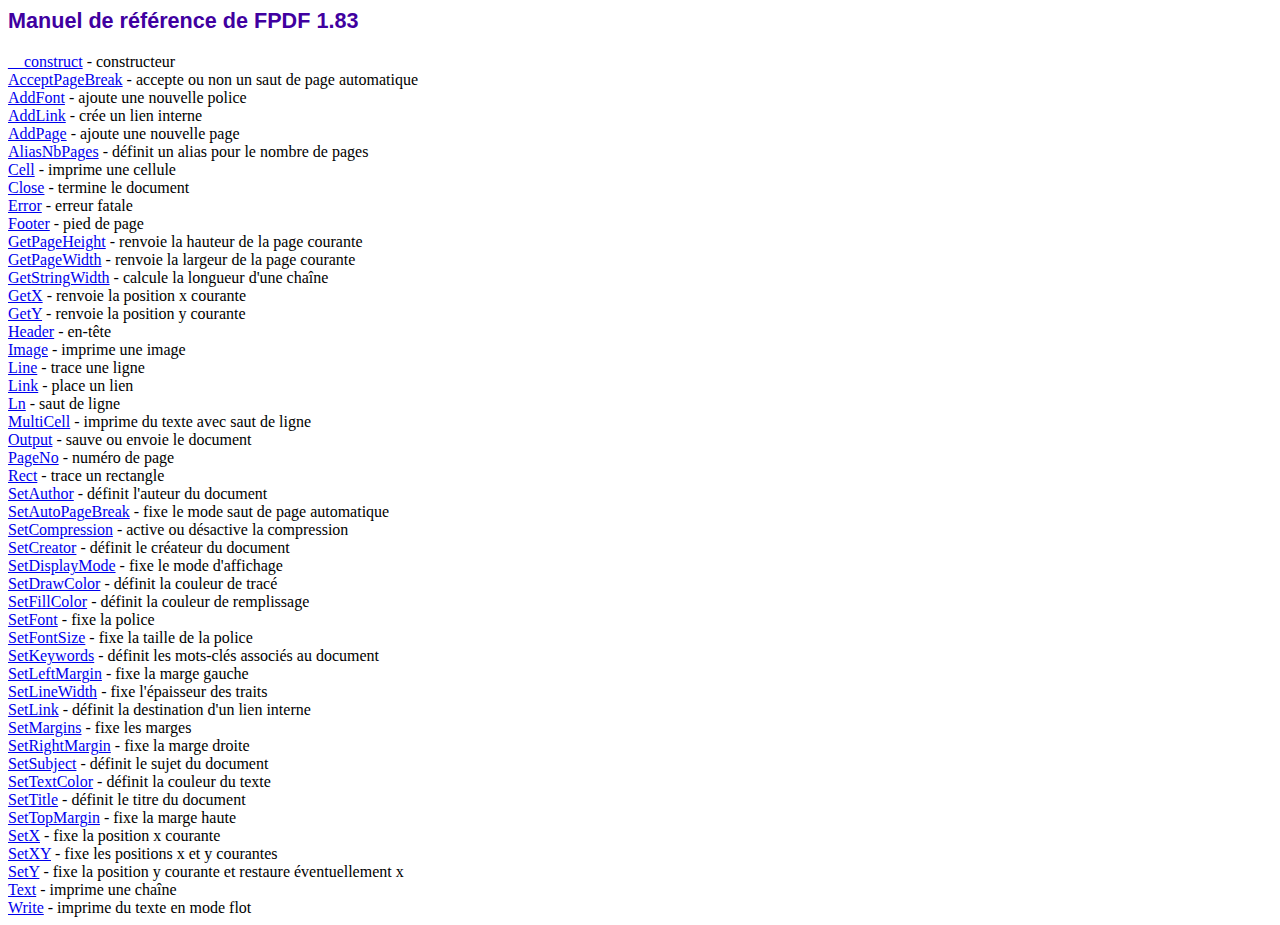
<file: fpdf/doc/index.htm>
<!DOCTYPE html PUBLIC "-//W3C//DTD HTML 4.01 Transitional//EN">
<html>
<head>
<meta http-equiv="Content-Type" content="text/html; charset=ISO-8859-1">
<title>Manuel de r�f�rence de FPDF 1.83</title>
<link type="text/css" rel="stylesheet" href="../fpdf.css">
</head>
<body>
<h1>Manuel de r�f�rence de FPDF 1.83</h1>
<a href="__construct.htm">__construct</a> - constructeur<br>
<a href="acceptpagebreak.htm">AcceptPageBreak</a> - accepte ou non un saut de page automatique<br>
<a href="addfont.htm">AddFont</a> - ajoute une nouvelle police<br>
<a href="addlink.htm">AddLink</a> - cr�e un lien interne<br>
<a href="addpage.htm">AddPage</a> - ajoute une nouvelle page<br>
<a href="aliasnbpages.htm">AliasNbPages</a> - d�finit un alias pour le nombre de pages<br>
<a href="cell.htm">Cell</a> - imprime une cellule<br>
<a href="close.htm">Close</a> - termine le document<br>
<a href="error.htm">Error</a> - erreur fatale<br>
<a href="footer.htm">Footer</a> - pied de page<br>
<a href="getpageheight.htm">GetPageHeight</a> - renvoie la hauteur de la page courante<br>
<a href="getpagewidth.htm">GetPageWidth</a> - renvoie la largeur de la page courante<br>
<a href="getstringwidth.htm">GetStringWidth</a> - calcule la longueur d'une cha�ne<br>
<a href="getx.htm">GetX</a> - renvoie la position x courante<br>
<a href="gety.htm">GetY</a> - renvoie la position y courante<br>
<a href="header.htm">Header</a> - en-t�te<br>
<a href="image.htm">Image</a> - imprime une image<br>
<a href="line.htm">Line</a> - trace une ligne<br>
<a href="link.htm">Link</a> - place un lien<br>
<a href="ln.htm">Ln</a> - saut de ligne<br>
<a href="multicell.htm">MultiCell</a> - imprime du texte avec saut de ligne<br>
<a href="output.htm">Output</a> - sauve ou envoie le document<br>
<a href="pageno.htm">PageNo</a> - num�ro de page<br>
<a href="rect.htm">Rect</a> - trace un rectangle<br>
<a href="setauthor.htm">SetAuthor</a> - d�finit l'auteur du document<br>
<a href="setautopagebreak.htm">SetAutoPageBreak</a> - fixe le mode saut de page automatique<br>
<a href="setcompression.htm">SetCompression</a> - active ou d�sactive la compression<br>
<a href="setcreator.htm">SetCreator</a> - d�finit le cr�ateur du document<br>
<a href="setdisplaymode.htm">SetDisplayMode</a> - fixe le mode d'affichage<br>
<a href="setdrawcolor.htm">SetDrawColor</a> - d�finit la couleur de trac�<br>
<a href="setfillcolor.htm">SetFillColor</a> - d�finit la couleur de remplissage<br>
<a href="setfont.htm">SetFont</a> - fixe la police<br>
<a href="setfontsize.htm">SetFontSize</a> - fixe la taille de la police<br>
<a href="setkeywords.htm">SetKeywords</a> - d�finit les mots-cl�s associ�s au document<br>
<a href="setleftmargin.htm">SetLeftMargin</a> - fixe la marge gauche<br>
<a href="setlinewidth.htm">SetLineWidth</a> - fixe l'�paisseur des traits<br>
<a href="setlink.htm">SetLink</a> - d�finit la destination d'un lien interne<br>
<a href="setmargins.htm">SetMargins</a> - fixe les marges<br>
<a href="setrightmargin.htm">SetRightMargin</a> - fixe la marge droite<br>
<a href="setsubject.htm">SetSubject</a> - d�finit le sujet du document<br>
<a href="settextcolor.htm">SetTextColor</a> - d�finit la couleur du texte<br>
<a href="settitle.htm">SetTitle</a> - d�finit le titre du document<br>
<a href="settopmargin.htm">SetTopMargin</a> - fixe la marge haute<br>
<a href="setx.htm">SetX</a> - fixe la position x courante<br>
<a href="setxy.htm">SetXY</a> - fixe les positions x et y courantes<br>
<a href="sety.htm">SetY</a> - fixe la position y courante et restaure �ventuellement x<br>
<a href="text.htm">Text</a> - imprime une cha�ne<br>
<a href="write.htm">Write</a> - imprime du texte en mode flot<br>
</body>
</html>
</file>
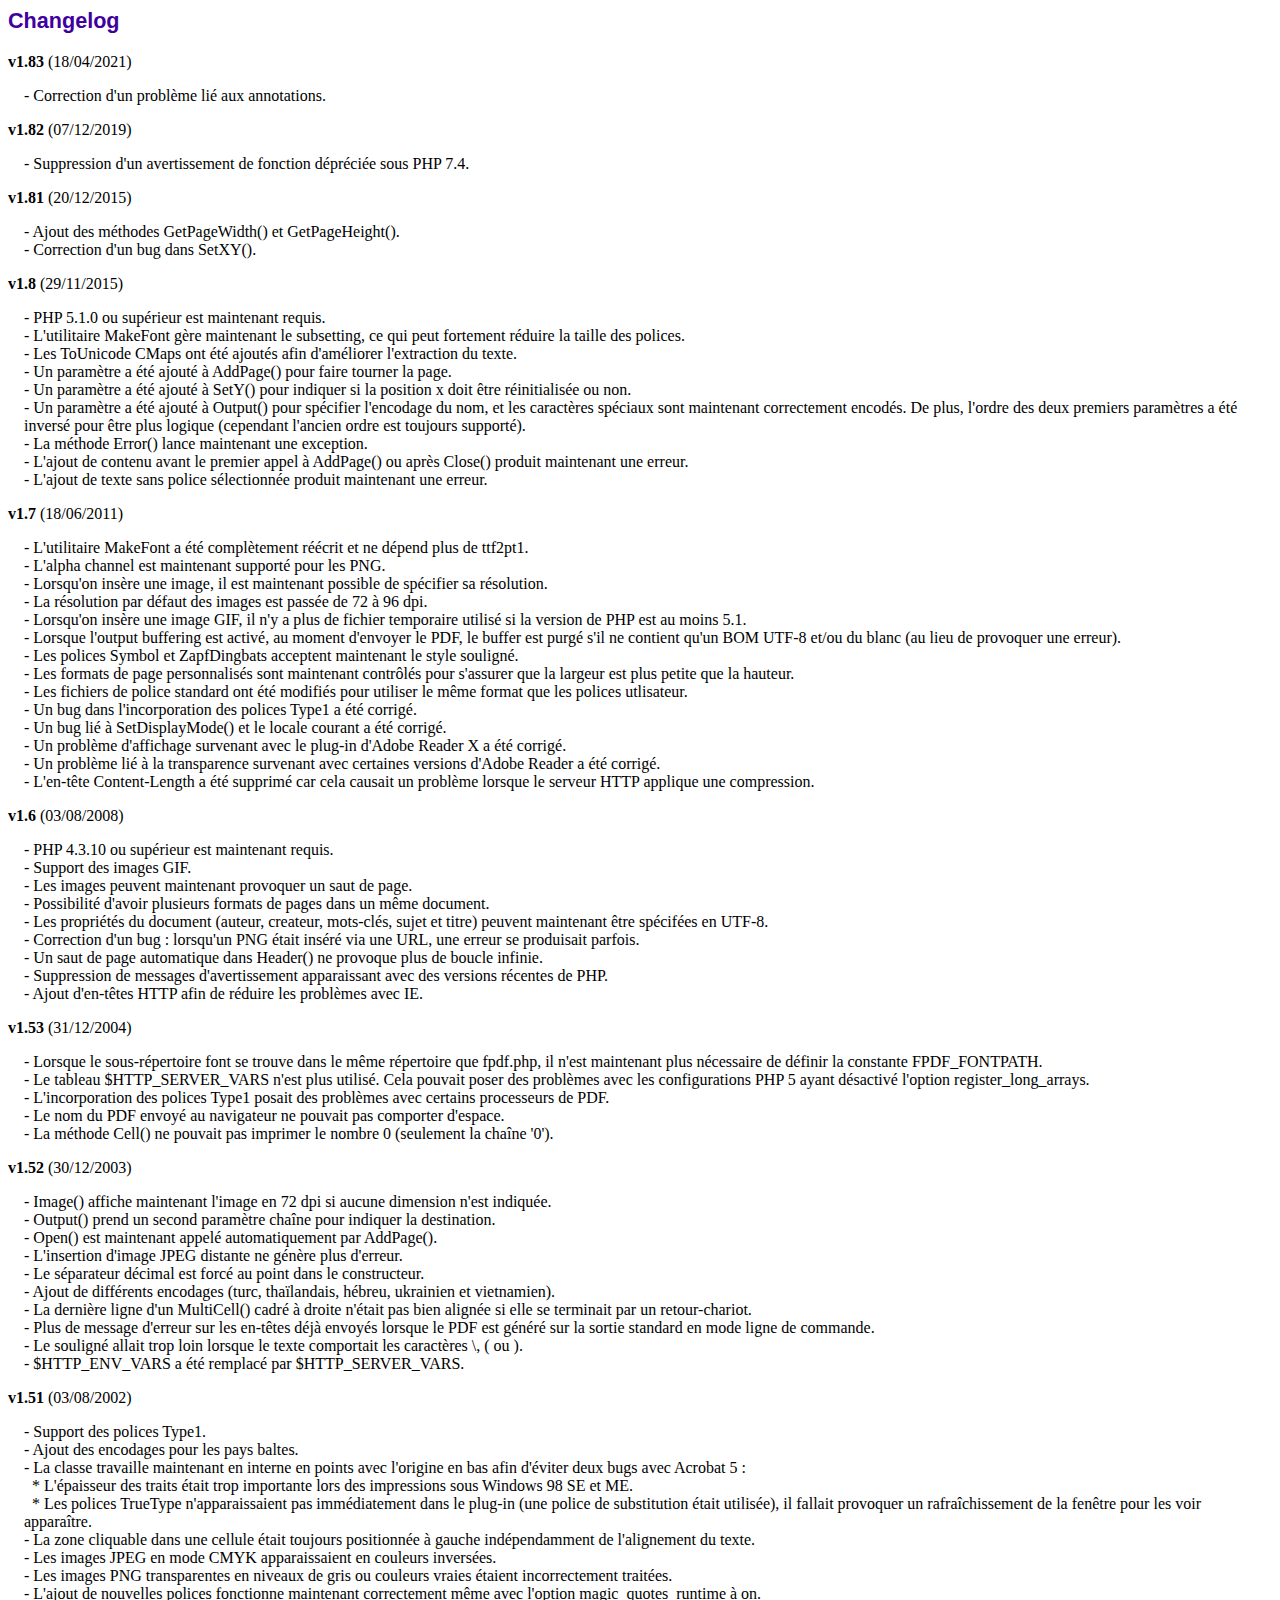
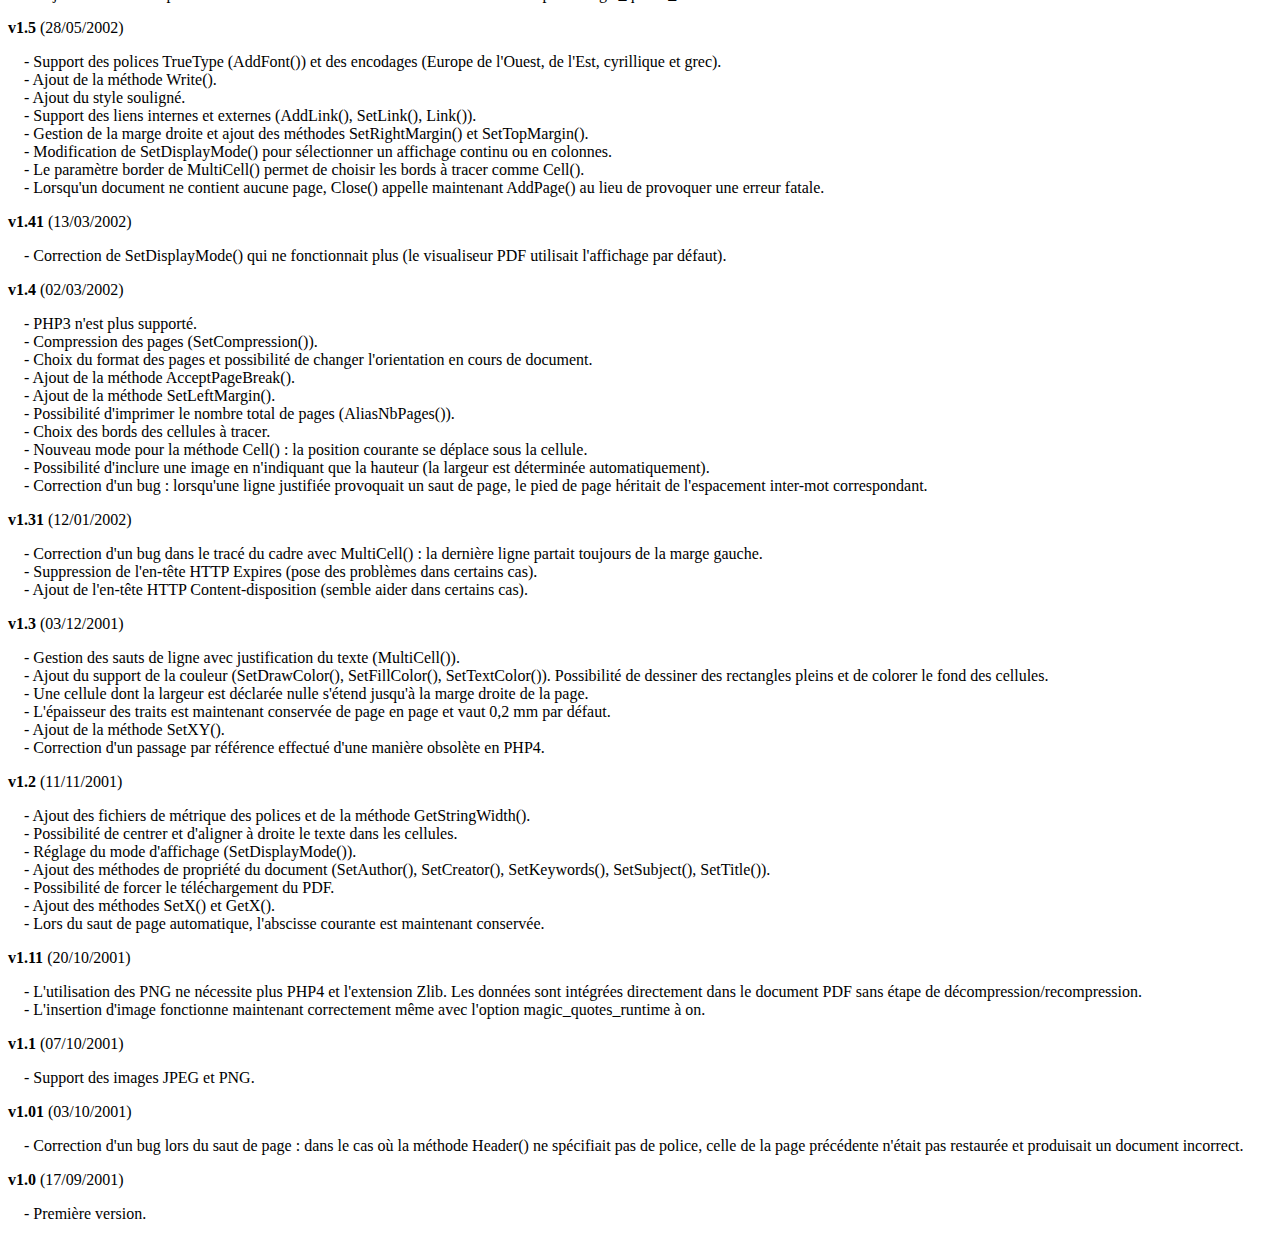
<file: fpdf/changelog.htm>
<!DOCTYPE html PUBLIC "-//W3C//DTD HTML 4.01 Transitional//EN">
<html>
<head>
<meta http-equiv="Content-Type" content="text/html; charset=ISO-8859-1">
<title>Changelog</title>
<link type="text/css" rel="stylesheet" href="fpdf.css">
<style type="text/css">
dd {margin:1em 0 1em 1em}
</style>
</head>
<body>
<h1>Changelog</h1>
<dl>
<dt><strong>v1.83</strong> (18/04/2021)</dt>
<dd>
- Correction d'un probl�me li� aux annotations.<br>
</dd>
<dt><strong>v1.82</strong> (07/12/2019)</dt>
<dd>
- Suppression d'un avertissement de fonction d�pr�ci�e sous PHP 7.4.<br>
</dd>
<dt><strong>v1.81</strong> (20/12/2015)</dt>
<dd>
- Ajout des m�thodes GetPageWidth() et GetPageHeight().<br>
- Correction d'un bug dans SetXY().<br>
</dd>
<dt><strong>v1.8</strong> (29/11/2015)</dt>
<dd>
- PHP 5.1.0 ou sup�rieur est maintenant requis.<br>
- L'utilitaire MakeFont g�re maintenant le subsetting, ce qui peut fortement r�duire la taille des polices.<br>
- Les ToUnicode CMaps ont �t� ajout�s afin d'am�liorer l'extraction du texte.<br>
- Un param�tre a �t� ajout� � AddPage() pour faire tourner la page.<br>
- Un param�tre a �t� ajout� � SetY() pour indiquer si la position x doit �tre r�initialis�e ou non.<br>
- Un param�tre a �t� ajout� � Output() pour sp�cifier l'encodage du nom, et les caract�res sp�ciaux sont maintenant correctement encod�s. De plus, l'ordre des deux premiers param�tres a �t� invers� pour �tre plus logique (cependant l'ancien ordre est toujours support�).<br>
- La m�thode Error() lance maintenant une exception.<br>
- L'ajout de contenu avant le premier appel � AddPage() ou apr�s Close() produit maintenant une erreur.<br>
- L'ajout de texte sans police s�lectionn�e produit maintenant une erreur.<br>
</dd>
<dt><strong>v1.7</strong> (18/06/2011)</dt>
<dd>
- L'utilitaire MakeFont a �t� compl�tement r��crit et ne d�pend plus de ttf2pt1.<br>
- L'alpha channel est maintenant support� pour les PNG.<br>
- Lorsqu'on ins�re une image, il est maintenant possible de sp�cifier sa r�solution.<br>
- La r�solution par d�faut des images est pass�e de 72 � 96 dpi.<br>
- Lorsqu'on ins�re une image GIF, il n'y a plus de fichier temporaire utilis� si la version de PHP est au moins 5.1.<br>
- Lorsque l'output buffering est activ�, au moment d'envoyer le PDF, le buffer est purg� s'il ne contient qu'un BOM UTF-8 et/ou du blanc (au lieu de provoquer une erreur).<br>
- Les polices Symbol et ZapfDingbats acceptent maintenant le style soulign�.<br>
- Les formats de page personnalis�s sont maintenant contr�l�s pour s'assurer que la largeur est plus petite que la hauteur.<br>
- Les fichiers de police standard ont �t� modifi�s pour utiliser le m�me format que les polices utlisateur.<br>
- Un bug dans l'incorporation des polices Type1 a �t� corrig�.<br>
- Un bug li� � SetDisplayMode() et le locale courant a �t� corrig�.<br>
- Un probl�me d'affichage survenant avec le plug-in d'Adobe Reader X a �t� corrig�.<br>
- Un probl�me li� � la transparence survenant avec certaines versions d'Adobe Reader a �t� corrig�.<br>
- L'en-t�te Content-Length a �t� supprim� car cela causait un probl�me lorsque le serveur HTTP applique une compression.<br>
</dd>
<dt><strong>v1.6</strong> (03/08/2008)</dt>
<dd>
- PHP 4.3.10 ou sup�rieur est maintenant requis.<br>
- Support des images GIF.<br>
- Les images peuvent maintenant provoquer un saut de page.<br>
- Possibilit� d'avoir plusieurs formats de pages dans un m�me document.<br>
- Les propri�t�s du document (auteur, createur, mots-cl�s, sujet et titre) peuvent maintenant �tre sp�cif�es en UTF-8.<br>
- Correction d'un bug : lorsqu'un PNG �tait ins�r� via une URL, une erreur se produisait parfois.<br>
- Un saut de page automatique dans Header() ne provoque plus de boucle infinie.<br>
- Suppression de messages d'avertissement apparaissant avec des versions r�centes de PHP.<br>
- Ajout d'en-t�tes HTTP afin de r�duire les probl�mes avec IE.<br>
</dd>
<dt><strong>v1.53</strong> (31/12/2004)</dt>
<dd>
- Lorsque le sous-r�pertoire font se trouve dans le m�me r�pertoire que fpdf.php, il n'est maintenant plus n�cessaire de d�finir la constante FPDF_FONTPATH.<br>
- Le tableau $HTTP_SERVER_VARS n'est plus utilis�. Cela pouvait poser des probl�mes avec les configurations PHP 5 ayant d�sactiv� l'option register_long_arrays.<br>
- L'incorporation des polices Type1 posait des probl�mes avec certains processeurs de PDF.<br>
- Le nom du PDF envoy� au navigateur ne pouvait pas comporter d'espace.<br>
- La m�thode Cell() ne pouvait pas imprimer le nombre 0 (seulement la cha�ne '0').<br>
</dd>
<dt><strong>v1.52</strong> (30/12/2003)</dt>
<dd>
- Image() affiche maintenant l'image en 72 dpi si aucune dimension n'est indiqu�e.<br>
- Output() prend un second param�tre cha�ne pour indiquer la destination.<br>
- Open() est maintenant appel� automatiquement par AddPage().<br>
- L'insertion d'image JPEG distante ne g�n�re plus d'erreur.<br>
- Le s�parateur d�cimal est forc� au point dans le constructeur.<br>
- Ajout de diff�rents encodages (turc, tha�landais, h�breu, ukrainien et vietnamien).<br>
- La derni�re ligne d'un MultiCell() cadr� � droite n'�tait pas bien align�e si elle se terminait par un retour-chariot.<br>
- Plus de message d'erreur sur les en-t�tes d�j� envoy�s lorsque le PDF est g�n�r� sur la sortie standard en mode ligne de commande.<br>
- Le soulign� allait trop loin lorsque le texte comportait les caract�res \, ( ou ).<br>
- $HTTP_ENV_VARS a �t� remplac� par $HTTP_SERVER_VARS.<br>
</dd>
<dt><strong>v1.51</strong> (03/08/2002)</dt>
<dd>
- Support des polices Type1.<br>
- Ajout des encodages pour les pays baltes.<br>
- La classe travaille maintenant en interne en points avec l'origine en bas afin d'�viter deux bugs avec Acrobat 5 :<br>&nbsp;&nbsp;* L'�paisseur des traits �tait trop importante lors des impressions sous Windows 98 SE et ME.<br>&nbsp;&nbsp;* Les polices TrueType n'apparaissaient pas imm�diatement dans le plug-in (une police de substitution �tait utilis�e), il fallait provoquer un rafra�chissement de la fen�tre pour les voir appara�tre.<br>
- La zone cliquable dans une cellule �tait toujours positionn�e � gauche ind�pendamment de l'alignement du texte.<br>
- Les images JPEG en mode CMYK apparaissaient en couleurs invers�es.<br>
- Les images PNG transparentes en niveaux de gris ou couleurs vraies �taient incorrectement trait�es.<br>
- L'ajout de nouvelles polices fonctionne maintenant correctement m�me avec l'option magic_quotes_runtime � on.<br>
</dd>
<dt><strong>v1.5</strong> (28/05/2002)</dt>
<dd>
- Support des polices TrueType (AddFont()) et des encodages (Europe de l'Ouest, de l'Est, cyrillique et grec).<br>
- Ajout de la m�thode Write().<br>
- Ajout du style soulign�.<br>
- Support des liens internes et externes (AddLink(), SetLink(), Link()).<br>
- Gestion de la marge droite et ajout des m�thodes SetRightMargin() et SetTopMargin().<br>
- Modification de SetDisplayMode() pour s�lectionner un affichage continu ou en colonnes.<br>
- Le param�tre border de MultiCell() permet de choisir les bords � tracer comme Cell().<br>
- Lorsqu'un document ne contient aucune page, Close() appelle maintenant AddPage() au lieu de provoquer une erreur fatale.<br>
</dd>
<dt><strong>v1.41</strong> (13/03/2002)</dt>
<dd>
- Correction de SetDisplayMode() qui ne fonctionnait plus (le visualiseur PDF utilisait l'affichage par d�faut).<br>
</dd>
<dt><strong>v1.4</strong> (02/03/2002)</dt>
<dd>
- PHP3 n'est plus support�.<br>
- Compression des pages (SetCompression()).<br>
- Choix du format des pages et possibilit� de changer l'orientation en cours de document.<br>
- Ajout de la m�thode AcceptPageBreak().<br>
- Ajout de la m�thode SetLeftMargin().<br>
- Possibilit� d'imprimer le nombre total de pages (AliasNbPages()).<br>
- Choix des bords des cellules � tracer.<br>
- Nouveau mode pour la m�thode Cell() : la position courante se d�place sous la cellule.<br>
- Possibilit� d'inclure une image en n'indiquant que la hauteur (la largeur est d�termin�e automatiquement).<br>
- Correction d'un bug : lorsqu'une ligne justifi�e provoquait un saut de page, le pied de page h�ritait de l'espacement inter-mot correspondant.<br>
</dd>
<dt><strong>v1.31</strong> (12/01/2002)</dt>
<dd>
- Correction d'un bug dans le trac� du cadre avec MultiCell() : la derni�re ligne partait toujours de la marge gauche.<br>
- Suppression de l'en-t�te HTTP Expires (pose des probl�mes dans certains cas).<br>
- Ajout de l'en-t�te HTTP Content-disposition (semble aider dans certains cas).<br>
</dd>
<dt><strong>v1.3</strong> (03/12/2001)</dt>
<dd>
- Gestion des sauts de ligne avec justification du texte (MultiCell()).<br>
- Ajout du support de la couleur (SetDrawColor(), SetFillColor(), SetTextColor()). Possibilit� de dessiner des rectangles pleins et de colorer le fond des cellules.<br>
- Une cellule dont la largeur est d�clar�e nulle s'�tend jusqu'� la marge droite de la page.<br>
- L'�paisseur des traits est maintenant conserv�e de page en page et vaut 0,2 mm par d�faut.<br>
- Ajout de la m�thode SetXY().<br>
- Correction d'un passage par r�f�rence effectu� d'une mani�re obsol�te en PHP4.<br>
</dd>
<dt><strong>v1.2</strong> (11/11/2001)</dt>
<dd>
- Ajout des fichiers de m�trique des polices et de la m�thode GetStringWidth().<br>
- Possibilit� de centrer et d'aligner � droite le texte dans les cellules.<br>
- R�glage du mode d'affichage (SetDisplayMode()).<br>
- Ajout des m�thodes de propri�t� du document (SetAuthor(), SetCreator(), SetKeywords(), SetSubject(), SetTitle()).<br>
- Possibilit� de forcer le t�l�chargement du PDF.<br>
- Ajout des m�thodes SetX() et GetX().<br>
- Lors du saut de page automatique, l'abscisse courante est maintenant conserv�e.<br>
</dd>
<dt><strong>v1.11</strong> (20/10/2001)</dt>
<dd>
- L'utilisation des PNG ne n�cessite plus PHP4 et l'extension Zlib. Les donn�es sont int�gr�es directement dans le document PDF sans �tape de d�compression/recompression.<br>
- L'insertion d'image fonctionne maintenant correctement m�me avec l'option magic_quotes_runtime � on.<br>
</dd>
<dt><strong>v1.1</strong> (07/10/2001)</dt>
<dd>
- Support des images JPEG et PNG.<br>
</dd>
<dt><strong>v1.01</strong> (03/10/2001)</dt>
<dd>
- Correction d'un bug lors du saut de page : dans le cas o� la m�thode Header() ne sp�cifiait pas de police, celle de la page pr�c�dente n'�tait pas restaur�e et produisait un document incorrect.<br>
</dd>
<dt><strong>v1.0</strong> (17/09/2001)</dt>
<dd>
- Premi�re version.<br>
</dd>
</dl>
</body>
</html>
</file>
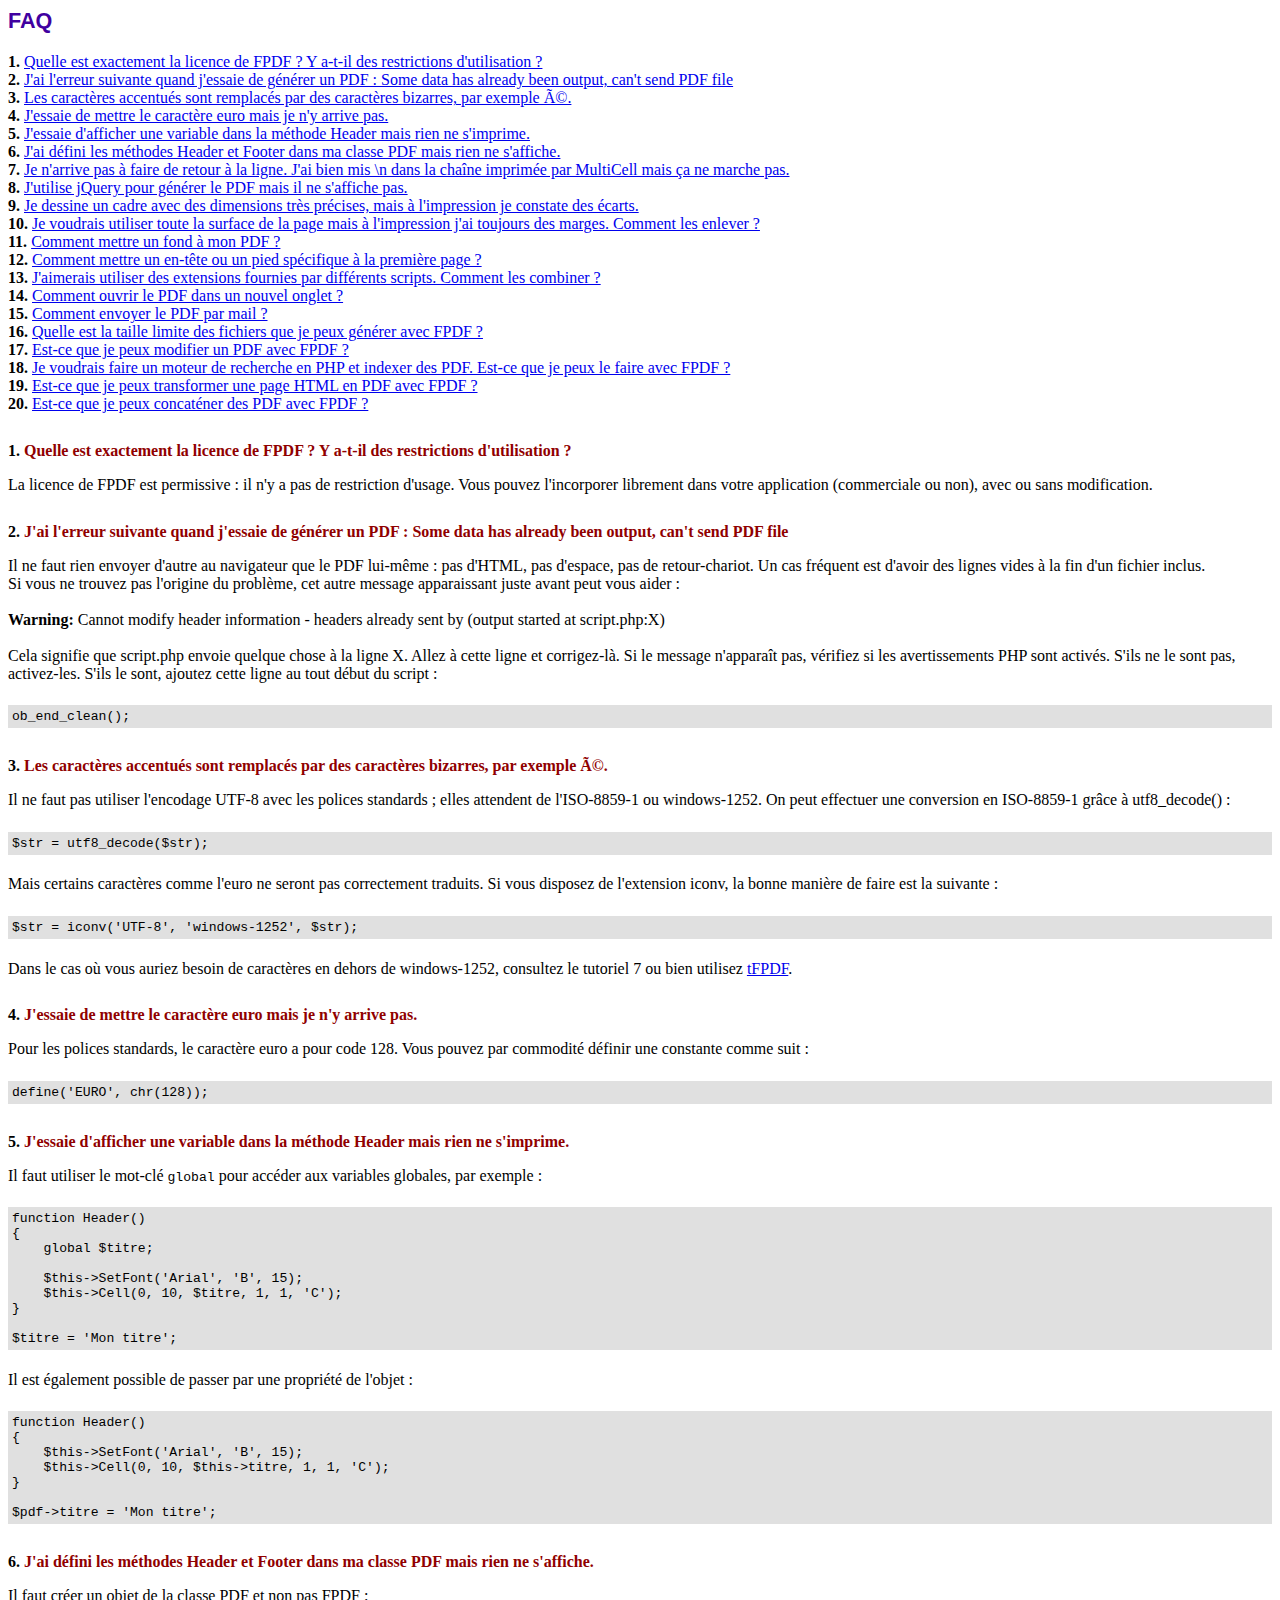
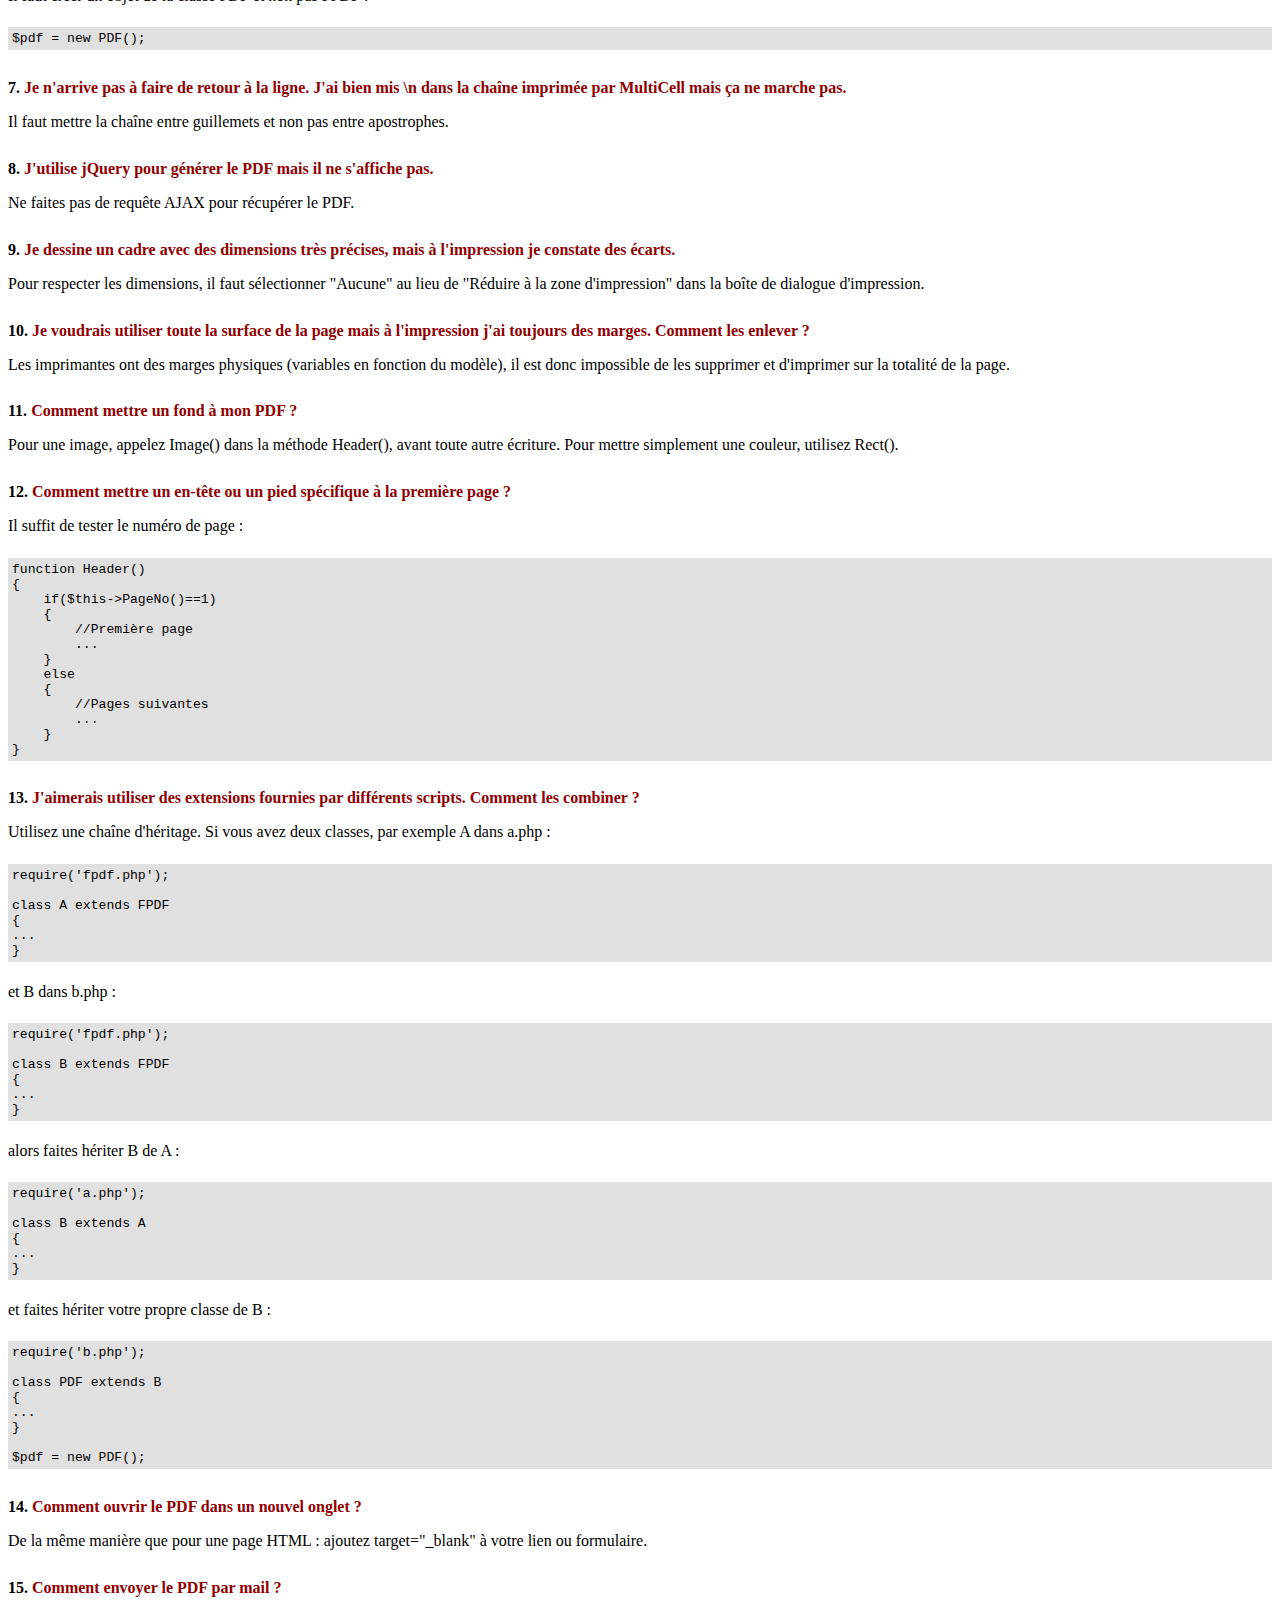
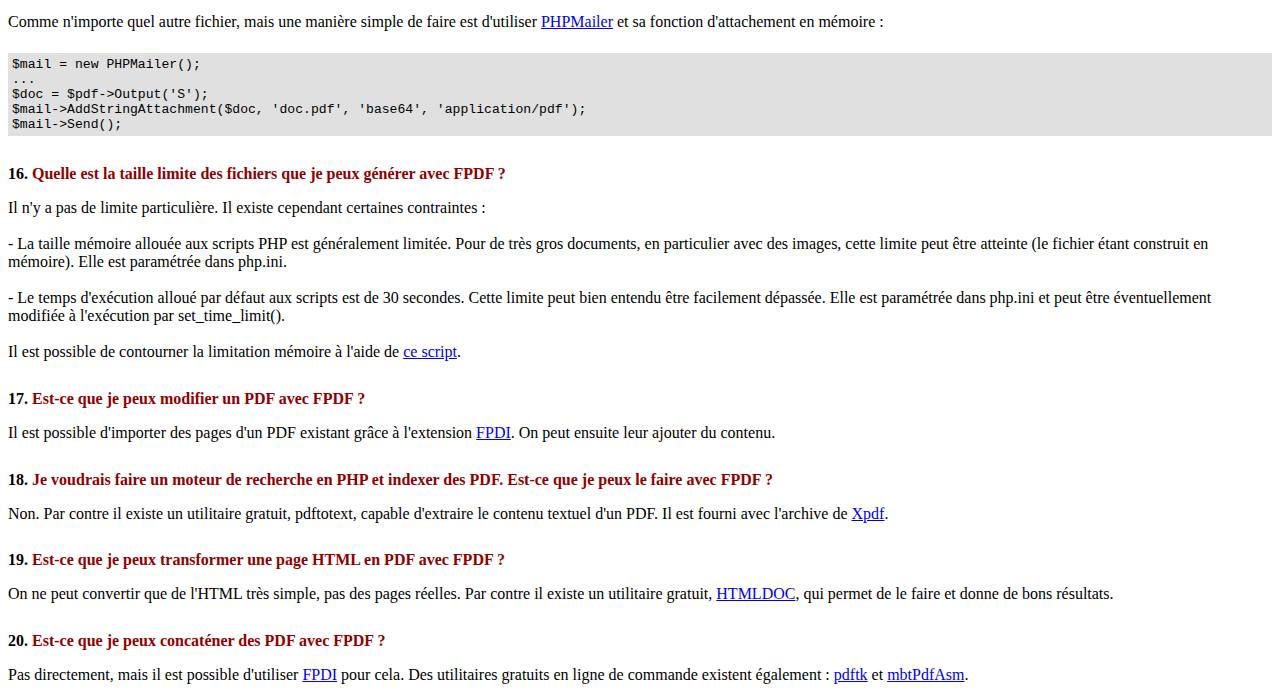
<file: fpdf/FAQ.htm>
<!DOCTYPE html PUBLIC "-//W3C//DTD HTML 4.01 Transitional//EN">
<html>
<head>
<meta http-equiv="Content-Type" content="text/html; charset=ISO-8859-1">
<title>FAQ</title>
<link type="text/css" rel="stylesheet" href="fpdf.css">
<style type="text/css">
ul {list-style-type:none; margin:0; padding:0}
ul#answers li {margin-top:1.8em}
.question {font-weight:bold; color:#900000}
</style>
</head>
<body>
<h1>FAQ</h1>
<ul>
<li><b>1.</b> <a href='#q1'>Quelle est exactement la licence de FPDF ? Y a-t-il des restrictions d'utilisation ?</a></li>
<li><b>2.</b> <a href='#q2'>J'ai l'erreur suivante quand j'essaie de g�n�rer un PDF : Some data has already been output, can't send PDF file</a></li>
<li><b>3.</b> <a href='#q3'>Les caract�res accentu�s sont remplac�s par des caract�res bizarres, par exemple é.</a></li>
<li><b>4.</b> <a href='#q4'>J'essaie de mettre le caract�re euro mais je n'y arrive pas.</a></li>
<li><b>5.</b> <a href='#q5'>J'essaie d'afficher une variable dans la m�thode Header mais rien ne s'imprime.</a></li>
<li><b>6.</b> <a href='#q6'>J'ai d�fini les m�thodes Header et Footer dans ma classe PDF mais rien ne s'affiche.</a></li>
<li><b>7.</b> <a href='#q7'>Je n'arrive pas � faire de retour � la ligne. J'ai bien mis \n dans la cha�ne imprim�e par MultiCell mais �a ne marche pas.</a></li>
<li><b>8.</b> <a href='#q8'>J'utilise jQuery pour g�n�rer le PDF mais il ne s'affiche pas.</a></li>
<li><b>9.</b> <a href='#q9'>Je dessine un cadre avec des dimensions tr�s pr�cises, mais � l'impression je constate des �carts.</a></li>
<li><b>10.</b> <a href='#q10'>Je voudrais utiliser toute la surface de la page mais � l'impression j'ai toujours des marges. Comment les enlever ?</a></li>
<li><b>11.</b> <a href='#q11'>Comment mettre un fond � mon PDF ?</a></li>
<li><b>12.</b> <a href='#q12'>Comment mettre un en-t�te ou un pied sp�cifique � la premi�re page ?</a></li>
<li><b>13.</b> <a href='#q13'>J'aimerais utiliser des extensions fournies par diff�rents scripts. Comment les combiner ?</a></li>
<li><b>14.</b> <a href='#q14'>Comment ouvrir le PDF dans un nouvel onglet ?</a></li>
<li><b>15.</b> <a href='#q15'>Comment envoyer le PDF par mail ?</a></li>
<li><b>16.</b> <a href='#q16'>Quelle est la taille limite des fichiers que je peux g�n�rer avec FPDF ?</a></li>
<li><b>17.</b> <a href='#q17'>Est-ce que je peux modifier un PDF avec FPDF ?</a></li>
<li><b>18.</b> <a href='#q18'>Je voudrais faire un moteur de recherche en PHP et indexer des PDF. Est-ce que je peux le faire avec FPDF ?</a></li>
<li><b>19.</b> <a href='#q19'>Est-ce que je peux transformer une page HTML en PDF avec FPDF ?</a></li>
<li><b>20.</b> <a href='#q20'>Est-ce que je peux concat�ner des PDF avec FPDF ?</a></li>
</ul>

<ul id='answers'>
<li id='q1'>
<p><b>1.</b> <span class='question'>Quelle est exactement la licence de FPDF ? Y a-t-il des restrictions d'utilisation ?</span></p>
La licence de FPDF est permissive : il n'y a pas de restriction d'usage. Vous pouvez l'incorporer
librement dans votre application (commerciale ou non), avec ou sans modification.
</li>

<li id='q2'>
<p><b>2.</b> <span class='question'>J'ai l'erreur suivante quand j'essaie de g�n�rer un PDF : Some data has already been output, can't send PDF file</span></p>
Il ne faut rien envoyer d'autre au navigateur que le PDF lui-m�me : pas d'HTML, pas d'espace, pas de
retour-chariot. Un cas fr�quent est d'avoir des lignes vides � la fin d'un fichier inclus.<br>
Si vous ne trouvez pas l'origine du probl�me, cet autre message apparaissant juste avant peut vous aider :<br>
<br>
<b>Warning:</b> Cannot modify header information - headers already sent by (output started at script.php:X)<br>
<br>
Cela signifie que script.php envoie quelque chose � la ligne X. Allez � cette ligne et corrigez-l�.
Si le message n'appara�t pas, v�rifiez si les avertissements PHP sont activ�s. S'ils ne le sont pas, activez-les.
S'ils le sont, ajoutez cette ligne au tout d�but du script :
<div class="doc-source">
<pre><code>ob_end_clean();</code></pre>
</div>
</li>

<li id='q3'>
<p><b>3.</b> <span class='question'>Les caract�res accentu�s sont remplac�s par des caract�res bizarres, par exemple é.</span></p>
Il ne faut pas utiliser l'encodage UTF-8 avec les polices standards ; elles attendent de l'ISO-8859-1 ou windows-1252.
On peut effectuer une conversion en ISO-8859-1 gr�ce � utf8_decode() :
<div class="doc-source">
<pre><code>$str = utf8_decode($str);</code></pre>
</div>
Mais certains caract�res comme l'euro ne seront pas correctement traduits. Si vous disposez de l'extension
iconv, la bonne mani�re de faire est la suivante :
<div class="doc-source">
<pre><code>$str = iconv('UTF-8', 'windows-1252', $str);</code></pre>
</div>
Dans le cas o� vous auriez besoin de caract�res en dehors de windows-1252, consultez le tutoriel 7 ou bien
utilisez <a href="http://www.fpdf.org/?go=script&amp;id=92" target="_blank">tFPDF</a>.
</li>

<li id='q4'>
<p><b>4.</b> <span class='question'>J'essaie de mettre le caract�re euro mais je n'y arrive pas.</span></p>
Pour les polices standards, le caract�re euro a pour code 128. Vous pouvez par commodit� d�finir
une constante comme suit :
<div class="doc-source">
<pre><code>define('EURO', chr(128));</code></pre>
</div>
</li>

<li id='q5'>
<p><b>5.</b> <span class='question'>J'essaie d'afficher une variable dans la m�thode Header mais rien ne s'imprime.</span></p>
Il faut utiliser le mot-cl� <code>global</code> pour acc�der aux variables globales, par exemple :
<div class="doc-source">
<pre><code>function Header()
{
    global $titre;

    $this-&gt;SetFont('Arial', 'B', 15);
    $this-&gt;Cell(0, 10, $titre, 1, 1, 'C');
}

$titre = 'Mon titre';</code></pre>
</div>
Il est �galement possible de passer par une propri�t� de l'objet :
<div class="doc-source">
<pre><code>function Header()
{
    $this-&gt;SetFont('Arial', 'B', 15);
    $this-&gt;Cell(0, 10, $this-&gt;titre, 1, 1, 'C');
}

$pdf-&gt;titre = 'Mon titre';</code></pre>
</div>
</li>

<li id='q6'>
<p><b>6.</b> <span class='question'>J'ai d�fini les m�thodes Header et Footer dans ma classe PDF mais rien ne s'affiche.</span></p>
Il faut cr�er un objet de la classe PDF et non pas FPDF :
<div class="doc-source">
<pre><code>$pdf = new PDF();</code></pre>
</div>
</li>

<li id='q7'>
<p><b>7.</b> <span class='question'>Je n'arrive pas � faire de retour � la ligne. J'ai bien mis \n dans la cha�ne imprim�e par MultiCell mais �a ne marche pas.</span></p>
Il faut mettre la cha�ne entre guillemets et non pas entre apostrophes.
</li>

<li id='q8'>
<p><b>8.</b> <span class='question'>J'utilise jQuery pour g�n�rer le PDF mais il ne s'affiche pas.</span></p>
Ne faites pas de requ�te AJAX pour r�cup�rer le PDF.
</li>

<li id='q9'>
<p><b>9.</b> <span class='question'>Je dessine un cadre avec des dimensions tr�s pr�cises, mais � l'impression je constate des �carts.</span></p>
Pour respecter les dimensions, il faut s�lectionner "Aucune" au lieu de "R�duire � la zone d'impression"
dans la bo�te de dialogue d'impression.
</li>

<li id='q10'>
<p><b>10.</b> <span class='question'>Je voudrais utiliser toute la surface de la page mais � l'impression j'ai toujours des marges. Comment les enlever ?</span></p>
Les imprimantes ont des marges physiques (variables en fonction du mod�le), il est donc impossible de les
supprimer et d'imprimer sur la totalit� de la page.
</li>

<li id='q11'>
<p><b>11.</b> <span class='question'>Comment mettre un fond � mon PDF ?</span></p>
Pour une image, appelez Image() dans la m�thode Header(), avant toute autre �criture. Pour mettre simplement
une couleur, utilisez Rect().
</li>

<li id='q12'>
<p><b>12.</b> <span class='question'>Comment mettre un en-t�te ou un pied sp�cifique � la premi�re page ?</span></p>
Il suffit de tester le num�ro de page :
<div class="doc-source">
<pre><code>function Header()
{
    if($this-&gt;PageNo()==1)
    {
        //Premi�re page
        ...
    }
    else
    {
        //Pages suivantes
        ...
    }
}</code></pre>
</div>
</li>

<li id='q13'>
<p><b>13.</b> <span class='question'>J'aimerais utiliser des extensions fournies par diff�rents scripts. Comment les combiner ?</span></p>
Utilisez une cha�ne d'h�ritage. Si vous avez deux classes, par exemple A dans a.php :
<div class="doc-source">
<pre><code>require('fpdf.php');

class A extends FPDF
{
...
}</code></pre>
</div>
et B dans b.php :
<div class="doc-source">
<pre><code>require('fpdf.php');

class B extends FPDF
{
...
}</code></pre>
</div>
alors faites h�riter B de A :
<div class="doc-source">
<pre><code>require('a.php');

class B extends A
{
...
}</code></pre>
</div>
et faites h�riter votre propre classe de B :
<div class="doc-source">
<pre><code>require('b.php');

class PDF extends B
{
...
}

$pdf = new PDF();</code></pre>
</div>
</li>

<li id='q14'>
<p><b>14.</b> <span class='question'>Comment ouvrir le PDF dans un nouvel onglet ?</span></p>
De la m�me mani�re que pour une page HTML : ajoutez target="_blank" � votre lien ou formulaire.
</li>

<li id='q15'>
<p><b>15.</b> <span class='question'>Comment envoyer le PDF par mail ?</span></p>
Comme n'importe quel autre fichier, mais une mani�re simple de faire est d'utiliser
<a href="https://github.com/PHPMailer/PHPMailer" target="_blank">PHPMailer</a> et sa fonction d'attachement en m�moire :
<div class="doc-source">
<pre><code>$mail = new PHPMailer();
...
$doc = $pdf-&gt;Output('S');
$mail-&gt;AddStringAttachment($doc, 'doc.pdf', 'base64', 'application/pdf');
$mail-&gt;Send();</code></pre>
</div>
</li>

<li id='q16'>
<p><b>16.</b> <span class='question'>Quelle est la taille limite des fichiers que je peux g�n�rer avec FPDF ?</span></p>
Il n'y a pas de limite particuli�re. Il existe cependant certaines contraintes :
<br>
<br>
- La taille m�moire allou�e aux scripts PHP est g�n�ralement limit�e. Pour de tr�s gros
documents, en particulier avec des images, cette limite peut �tre atteinte (le fichier �tant
construit en m�moire). Elle est param�tr�e dans php.ini.
<br>
<br>
- Le temps d'ex�cution allou� par d�faut aux scripts est de 30 secondes. Cette limite peut bien
entendu �tre facilement d�pass�e. Elle est param�tr�e dans php.ini et peut �tre �ventuellement
modifi�e � l'ex�cution par set_time_limit().
<br>
<br>
Il est possible de contourner la limitation m�moire � l'aide de <a href="http://www.fpdf.org/?go=script&amp;id=76" target="_blank">ce script</a>.
</li>

<li id='q17'>
<p><b>17.</b> <span class='question'>Est-ce que je peux modifier un PDF avec FPDF ?</span></p>
Il est possible d'importer des pages d'un PDF existant gr�ce � l'extension <a href="https://www.setasign.com/products/fpdi/about/" target="_blank">FPDI</a>.
On peut ensuite leur ajouter du contenu.
</li>

<li id='q18'>
<p><b>18.</b> <span class='question'>Je voudrais faire un moteur de recherche en PHP et indexer des PDF. Est-ce que je peux le faire avec FPDF ?</span></p>
Non. Par contre il existe un utilitaire gratuit, pdftotext, capable d'extraire le contenu textuel d'un PDF.
Il est fourni avec l'archive de <a href="https://www.xpdfreader.com" target="_blank">Xpdf</a>.
</li>

<li id='q19'>
<p><b>19.</b> <span class='question'>Est-ce que je peux transformer une page HTML en PDF avec FPDF ?</span></p>
On ne peut convertir que de l'HTML tr�s simple, pas des pages r�elles. Par contre il existe un utilitaire
gratuit, <a href="https://www.msweet.org/htmldoc/" target="_blank">HTMLDOC</a>, qui permet de le
faire et donne de bons r�sultats.
</li>

<li id='q20'>
<p><b>20.</b> <span class='question'>Est-ce que je peux concat�ner des PDF avec FPDF ?</span></p>
Pas directement, mais il est possible d'utiliser <a href="https://www.setasign.com/products/fpdi/demos/concatenate-fake/" target="_blank">FPDI</a>
pour cela. Des utilitaires gratuits en ligne de commande existent �galement :
<a href="https://www.pdflabs.com/tools/pdftk-the-pdf-toolkit/" target="_blank">pdftk</a> et
<a href="http://thierry.schmit.free.fr/spip/spip.php?article4" target="_blank">mbtPdfAsm</a>.
</li>
</ul>
</body>
</html>
</file>
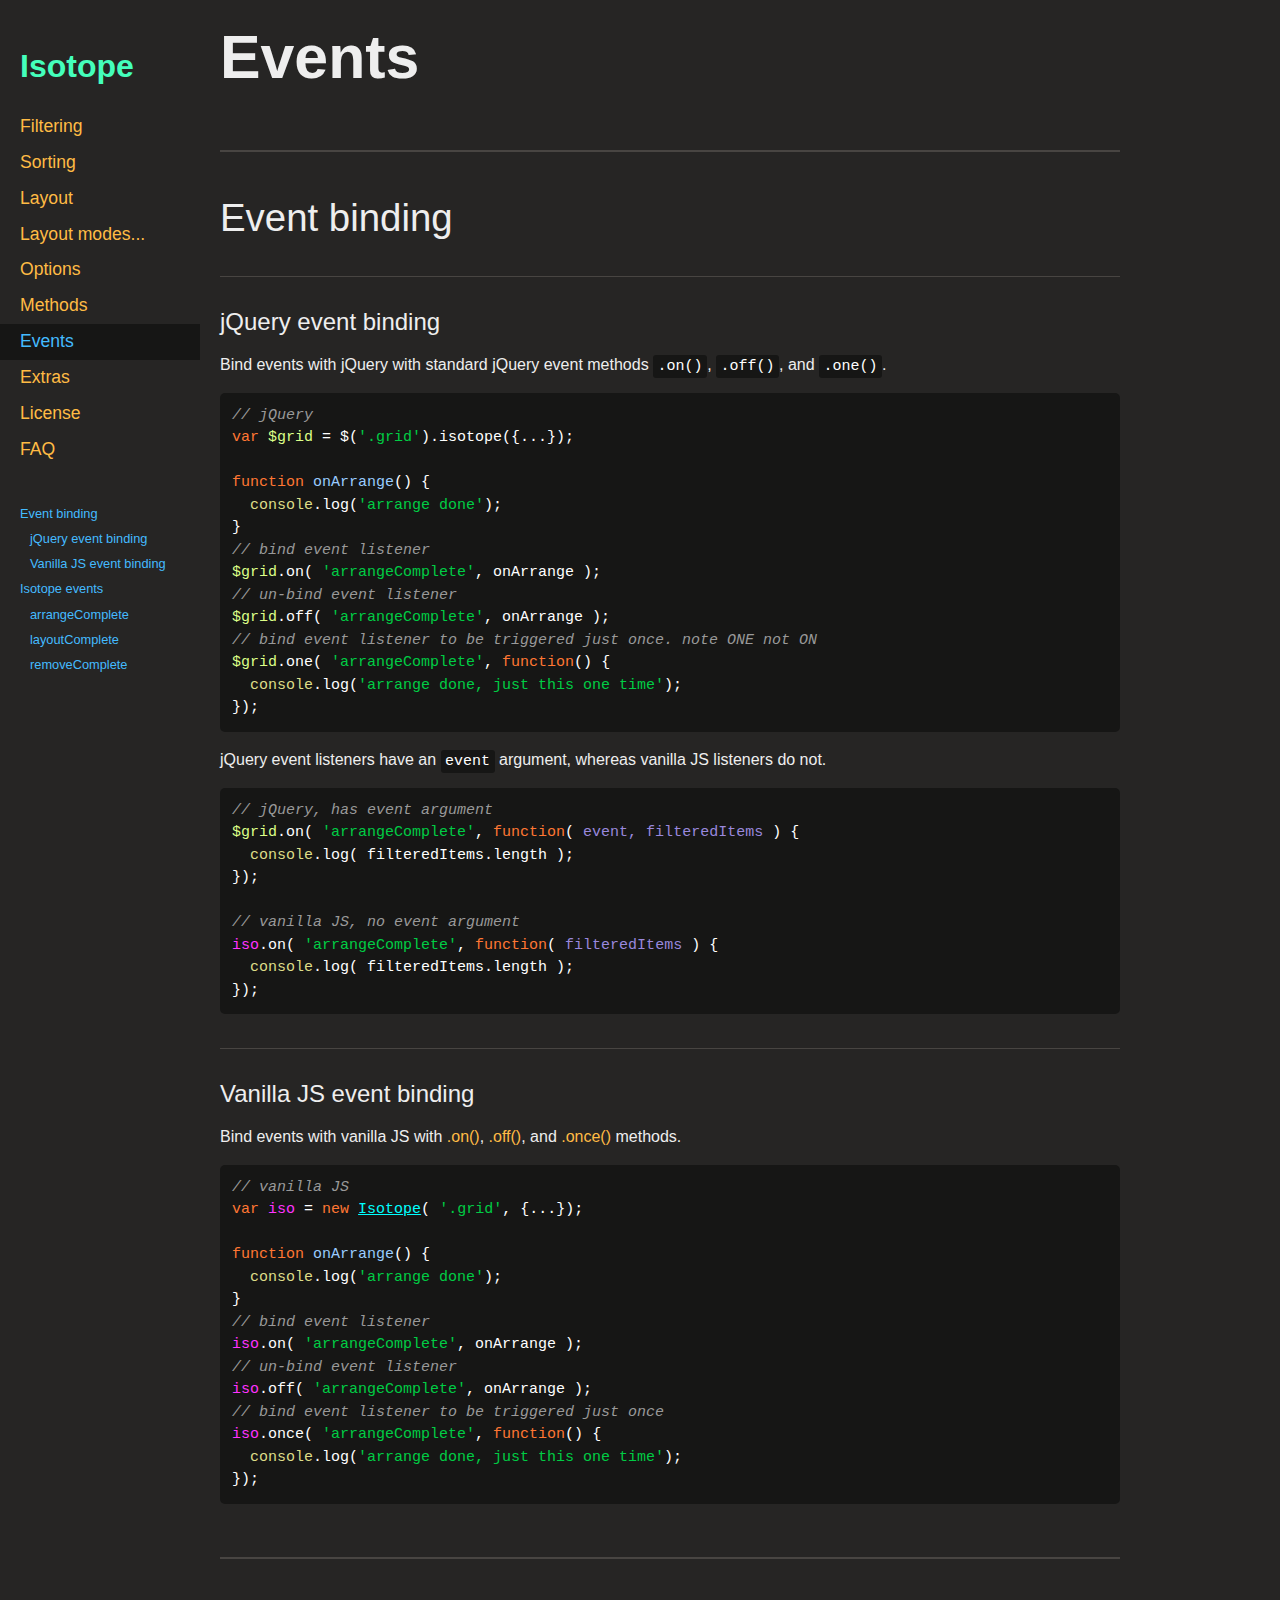
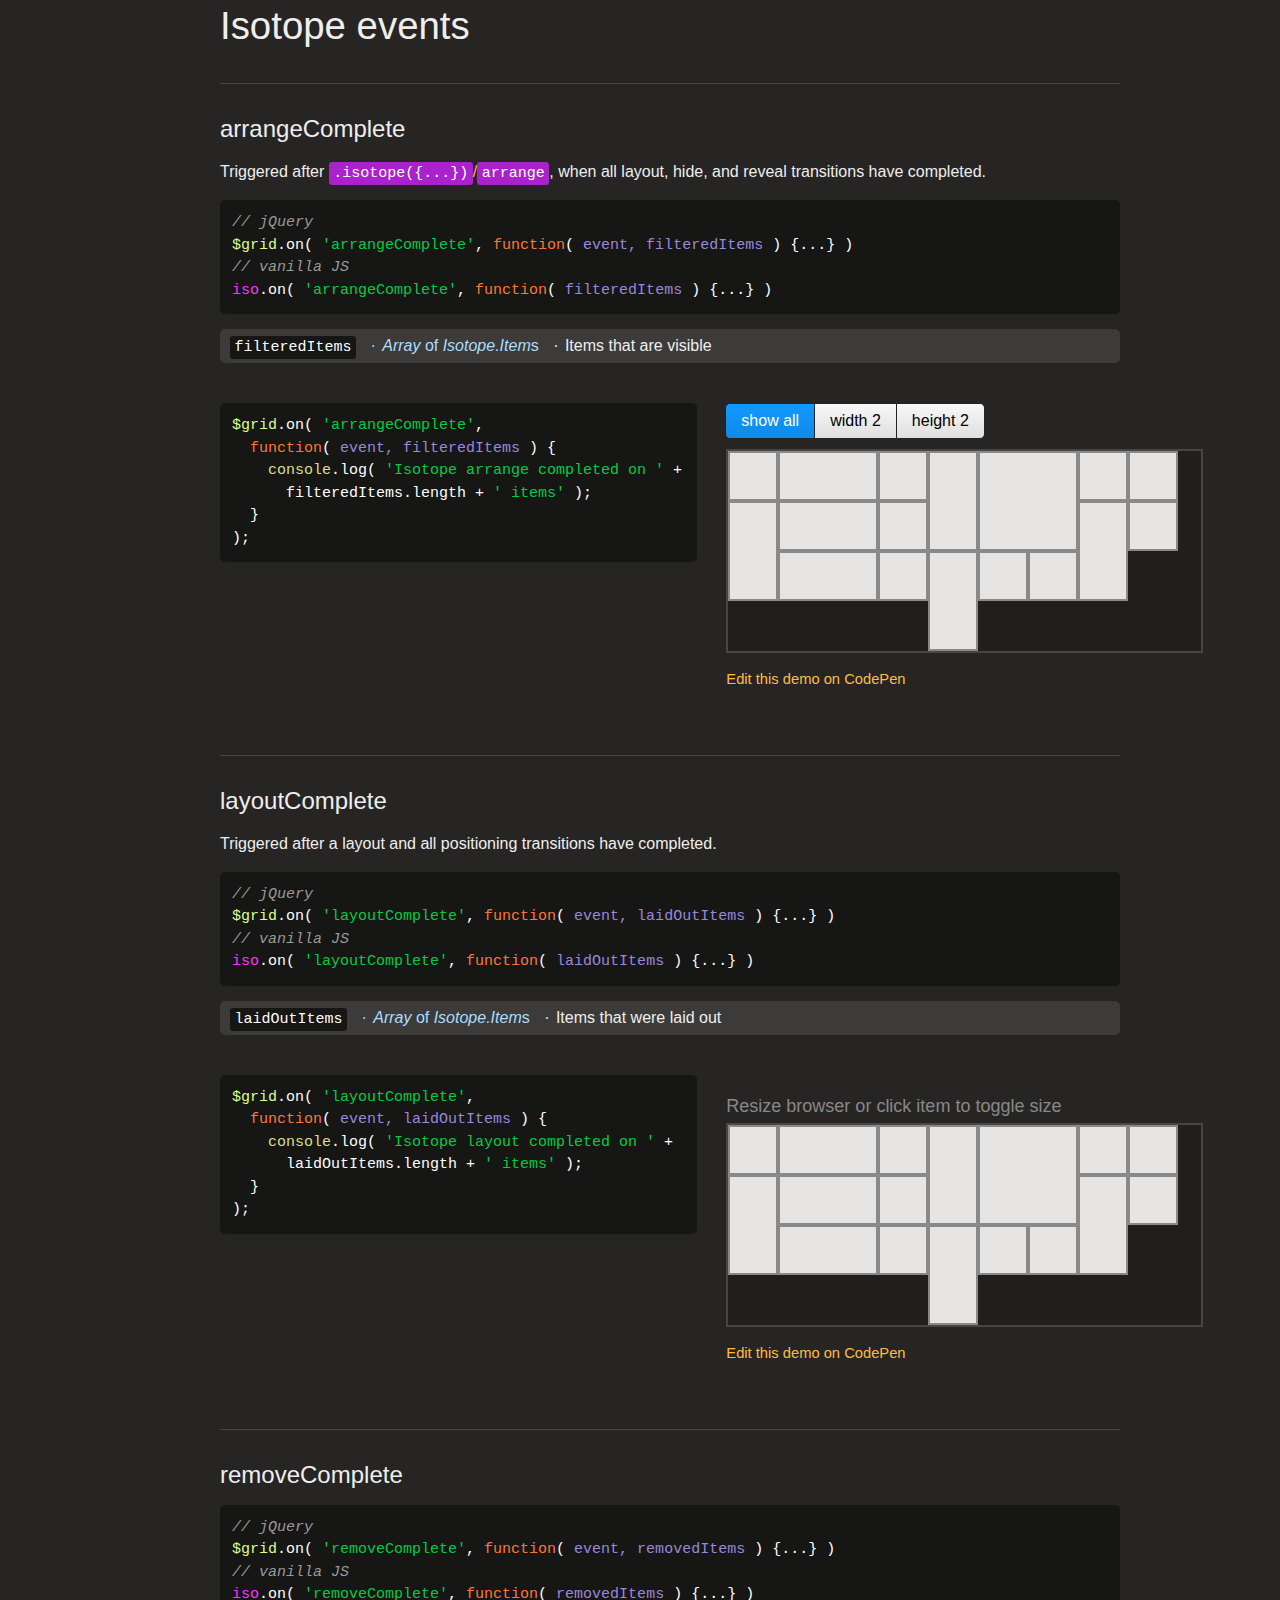
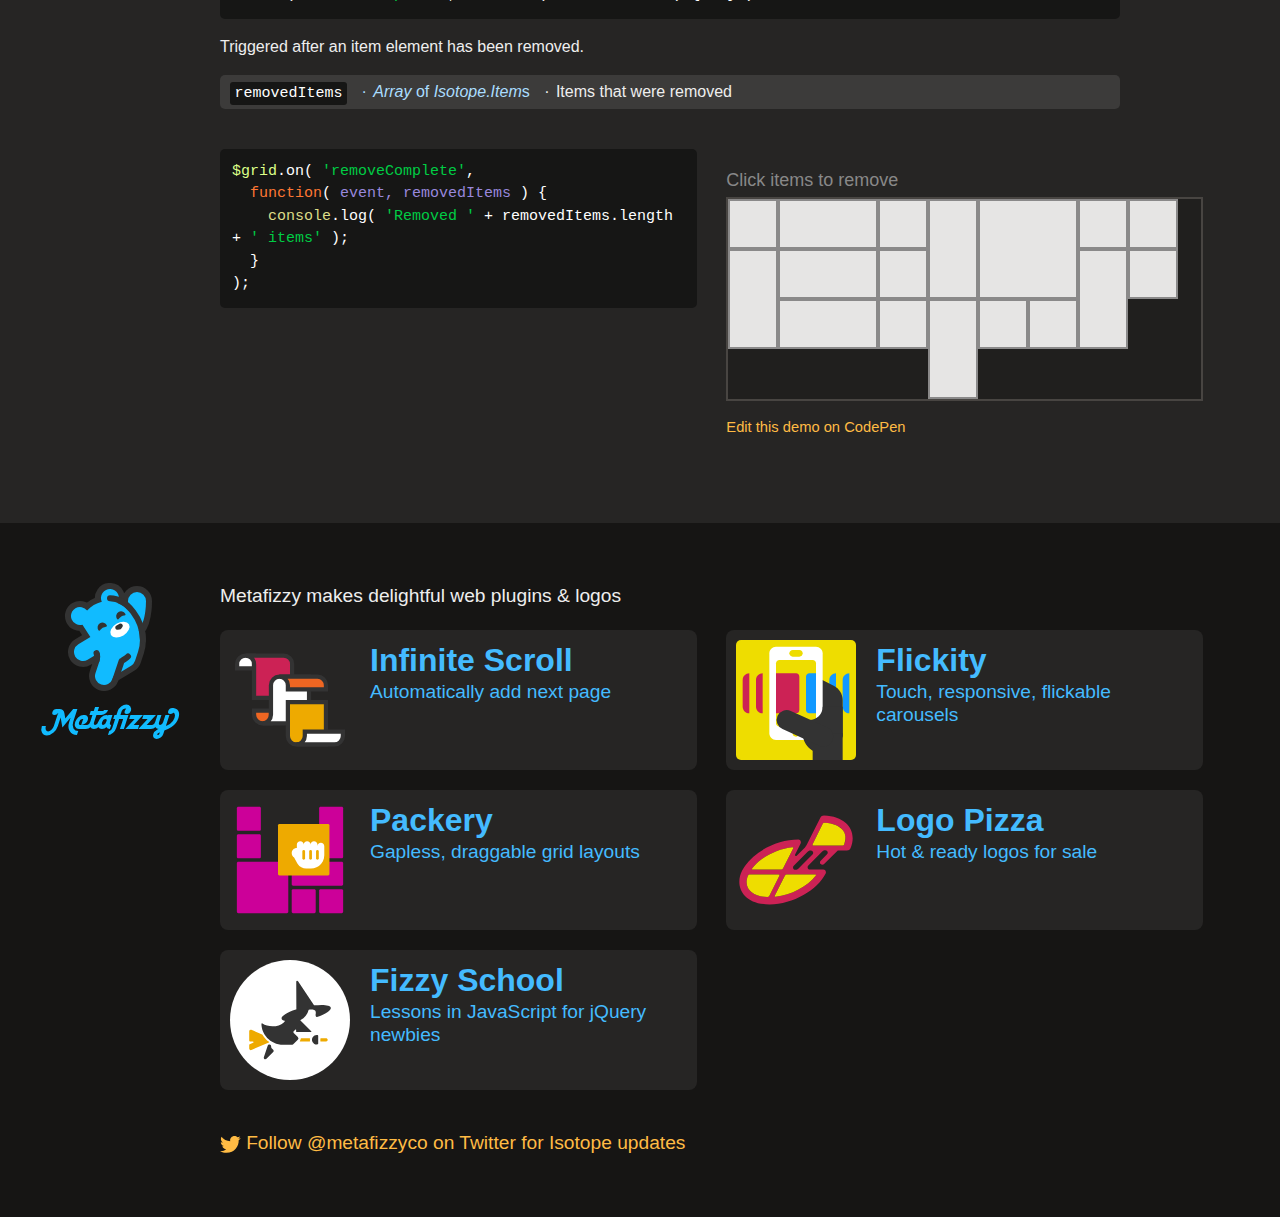
<file: Conception/isotope-docs/events.html>
<!doctype html>
<html class="export" lang="en">
<head>
  <meta charset="utf-8">
  <meta name="viewport" content="width=device-width">
  <meta name="description" content="Filter &amp; sort magical layouts">

  <title>Isotope &#xB7; Events</title>

    <!-- Isotope does not require any CSS files -->
    <link rel="stylesheet" href="css/isotope-docs.css?6" media="screen">

  <meta name="twitter:card" content="summary">
  <meta name="twitter:site" content="@metafizzyco">
  <meta name="twitter:url" content="https://isotope.metafizzy.co/events.html">
  <meta name="twitter:title" content="Isotope Events">
  <meta name="twitter:description" content="Filter &amp; sort magical layouts">

</head>
<body class="page--events">


  <div class="nav">
    <h1 class="nav__title"><a href=".">Isotope</a></h1>
  
    <ol class="site-nav">
      <li class="site-nav__item site-nav__item--filtering">
        <a class="site-nav__item__link" href="filtering.html">Filtering</a></li>
      <li class="site-nav__item site-nav__item--sorting">
        <a class="site-nav__item__link" href="sorting.html">Sorting</a></li>
      <li class="site-nav__item site-nav__item--layout ">
        <a class="site-nav__item__link" href="layout.html">Layout</a>
      </li>
      <li class="site-nav__item site-nav__item--layout-modes sub-nav-parent">
        <a class="site-nav__item__link" href="layout-modes.html">Layout modes</a>
        <ul class="sub-nav">
            <li class="sub-nav__item sub-nav__item--masonry">
              <a class="sub-nav__item__link" href="layout-modes/masonry.html">masonry</a></li>
            <li class="sub-nav__item sub-nav__item--fitrows">
              <a class="sub-nav__item__link" href="layout-modes/fitrows.html">fitRows</a></li>
            <li class="sub-nav__item sub-nav__item--vertical">
              <a class="sub-nav__item__link" href="layout-modes/vertical.html">vertical</a></li>
            <li class="sub-nav__item sub-nav__item--packery">
              <a class="sub-nav__item__link" href="layout-modes/packery.html">packery</a></li>
            <li class="sub-nav__item sub-nav__item--cellsbyrow">
              <a class="sub-nav__item__link" href="layout-modes/cellsbyrow.html">cellsByRow</a></li>
            <li class="sub-nav__item sub-nav__item--masonryhorizontal">
              <a class="sub-nav__item__link" href="layout-modes/masonryhorizontal.html">masonryHorizontal</a></li>
            <li class="sub-nav__item sub-nav__item--fitcolumns">
              <a class="sub-nav__item__link" href="layout-modes/fitcolumns.html">fitColumns</a></li>
            <li class="sub-nav__item sub-nav__item--cellsbycolumn">
              <a class="sub-nav__item__link" href="layout-modes/cellsbycolumn.html">cellsByColumn</a></li>
            <li class="sub-nav__item sub-nav__item--horiz">
              <a class="sub-nav__item__link" href="layout-modes/horiz.html">horiz</a></li>
        </ul>
      </li>
      <li class="site-nav__item site-nav__item--options">
        <a class="site-nav__item__link" href="options.html">Options</a></li>
      <li class="site-nav__item site-nav__item--methods">
        <a class="site-nav__item__link" href="methods.html">Methods</a></li>
      <li class="site-nav__item site-nav__item--events">
        <a class="site-nav__item__link" href="events.html">Events</a></li>
      <li class="site-nav__item site-nav__item--extras">
        <a class="site-nav__item__link" href="extras.html">Extras</a></li>
      <li class="site-nav__item site-nav__item--license">
        <a class="site-nav__item__link" href="license.html">License</a></li>
      <li class="site-nav__item site-nav__item--faq">
        <a class="site-nav__item__link" href="faq.html">FAQ</a></li>
    </ol>
  
    <ul class="page-nav" data-js="page-nav">
<li class="page-nav__item page-nav__item--h2"><a href="#event-binding">Event binding</a></li>
<li class="page-nav__item page-nav__item--h3"><a href="#jquery-event-binding">jQuery event binding</a></li>
<li class="page-nav__item page-nav__item--h3"><a href="#vanilla-js-event-binding">Vanilla JS event binding</a></li>
<li class="page-nav__item page-nav__item--h2"><a href="#isotope-events">Isotope events</a></li>
<li class="page-nav__item page-nav__item--h3"><a href="#arrangecomplete">arrangeComplete</a></li>
<li class="page-nav__item page-nav__item--h3"><a href="#layoutcomplete">layoutComplete</a></li>
<li class="page-nav__item page-nav__item--h3"><a href="#removecomplete">removeComplete</a></li>
</ul>
  </div>


  <div id="content" class="main">
    <div class="container">
        <h1>Events</h1>



<h2 id="event-binding">Event binding</h2>


<h3 id="jquery-event-binding">jQuery event binding</h3>


<p>Bind events with jQuery with standard jQuery event methods <code>.on()</code>, <code>.off()</code>, and <code>.one()</code>.</p>

<pre><code class="js"><span class="comment">// jQuery</span>
<span class="keyword">var</span> <span class="jquery_var">$grid</span> = $(<span class="string">&apos;.grid&apos;</span>).isotope({...});

<span class="function"><span class="keyword">function</span> <span class="title">onArrange</span>(<span class="params"></span>) </span>{
  <span class="built_in">console</span>.log(<span class="string">&apos;arrange done&apos;</span>);
}
<span class="comment">// bind event listener</span>
<span class="jquery_var">$grid</span>.on( <span class="string">&apos;arrangeComplete&apos;</span>, onArrange );
<span class="comment">// un-bind event listener</span>
<span class="jquery_var">$grid</span>.off( <span class="string">&apos;arrangeComplete&apos;</span>, onArrange );
<span class="comment">// bind event listener to be triggered just once. note ONE not ON</span>
<span class="jquery_var">$grid</span>.one( <span class="string">&apos;arrangeComplete&apos;</span>, <span class="function"><span class="keyword">function</span>(<span class="params"></span>) </span>{
  <span class="built_in">console</span>.log(<span class="string">&apos;arrange done, just this one time&apos;</span>);
});
</code></pre>

<p>jQuery event listeners have an <code>event</code> argument, whereas vanilla JS listeners do not.</p>

<pre><code class="js"><span class="comment">// jQuery, has event argument</span>
<span class="jquery_var">$grid</span>.on( <span class="string">&apos;arrangeComplete&apos;</span>, <span class="function"><span class="keyword">function</span>(<span class="params"> event, filteredItems </span>) </span>{
  <span class="built_in">console</span>.log( filteredItems.length );
});

<span class="comment">// vanilla JS, no event argument</span>
<span class="isotope_var">iso</span>.on( <span class="string">&apos;arrangeComplete&apos;</span>, <span class="function"><span class="keyword">function</span>(<span class="params"> filteredItems </span>) </span>{
  <span class="built_in">console</span>.log( filteredItems.length );
});
</code></pre>


<h3 id="vanilla-js-event-binding">Vanilla JS event binding</h3>

<p>Bind events with vanilla JS with <a href="methods.html#on">.on()</a>, <a href="methods.html#off">.off()</a>, and <a href="methods.html#once">.once()</a> methods.</p>

<pre><code class="js"><span class="comment">// vanilla JS</span>
<span class="keyword">var</span> <span class="isotope_var">iso</span> = <span class="keyword">new</span> <span class="isotope_keyword">Isotope</span>( <span class="string">&apos;.grid&apos;</span>, {...});

<span class="function"><span class="keyword">function</span> <span class="title">onArrange</span>(<span class="params"></span>) </span>{
  <span class="built_in">console</span>.log(<span class="string">&apos;arrange done&apos;</span>);
}
<span class="comment">// bind event listener</span>
<span class="isotope_var">iso</span>.on( <span class="string">&apos;arrangeComplete&apos;</span>, onArrange );
<span class="comment">// un-bind event listener</span>
<span class="isotope_var">iso</span>.off( <span class="string">&apos;arrangeComplete&apos;</span>, onArrange );
<span class="comment">// bind event listener to be triggered just once</span>
<span class="isotope_var">iso</span>.once( <span class="string">&apos;arrangeComplete&apos;</span>, <span class="function"><span class="keyword">function</span>(<span class="params"></span>) </span>{
  <span class="built_in">console</span>.log(<span class="string">&apos;arrange done, just this one time&apos;</span>);
});
</code></pre>


<h2 id="isotope-events">Isotope events</h2>


<h3 id="arrangecomplete">arrangeComplete</h3>

<p>Triggered after <a href="methods.html#arrange-isotope"><code>.isotope({...})</code>/<code>arrange</code></a>, when all layout, hide, and reveal transitions have completed.</p>

<pre><code class="js"><span class="comment">// jQuery</span>
<span class="jquery_var">$grid</span>.on( <span class="string">&apos;arrangeComplete&apos;</span>, <span class="function"><span class="keyword">function</span>(<span class="params"> event, filteredItems </span>) </span>{...} )
<span class="comment">// vanilla JS</span>
<span class="isotope_var">iso</span>.on( <span class="string">&apos;arrangeComplete&apos;</span>, <span class="function"><span class="keyword">function</span>(<span class="params"> filteredItems </span>) </span>{...} )
</code></pre>

<p class="variable">
  <code class="variable__code">filteredItems</code>
  <span class="variable__type"><i>Array</i> of <i>Isotope.Item</i>s</span>
  <span class="variable__description">Items that are visible</span>
</p>

<div class="duo example">
  <div class="duo__cell example__code">
<pre><code class="js"><span class="jquery_var">$grid</span>.on( <span class="string">&apos;arrangeComplete&apos;</span>,
  <span class="function"><span class="keyword">function</span>(<span class="params"> event, filteredItems </span>) </span>{
    <span class="built_in">console</span>.log( <span class="string">&apos;Isotope arrange completed on &apos;</span> +
      filteredItems.length + <span class="string">&apos; items&apos;</span> );
  }
);
</code></pre>
  </div>
  <div class="duo__cell example__demo" data-js="arrange-complete">
    <div class="button-group js-radio-button-group">
      <button class="button is-checked" data-filter="*">show all</button>
      <button class="button" data-filter=".grid-item--width2">width 2</button>
      <button class="button" data-filter=".grid-item--height2">height 2</button>
    </div>
    <div class="grid">
      <div class="grid-item"></div>
      <div class="grid-item grid-item--width2"></div>
      <div class="grid-item"></div>
      <div class="grid-item grid-item--height2"></div>
      <div class="grid-item grid-item--width2 grid-item--height2"></div>
      <div class="grid-item"></div>
      <div class="grid-item"></div>
      <div class="grid-item grid-item--height2"></div>
      <div class="grid-item grid-item--width2"></div>
      <div class="grid-item"></div>
      <div class="grid-item grid-item--height2"></div>
      <div class="grid-item"></div>
      <div class="grid-item grid-item--width2"></div>
      <div class="grid-item"></div>
      <div class="grid-item grid-item--height2"></div>
      <div class="grid-item"></div>
      <div class="grid-item"></div>
    </div>
    <p class="edit-demo">
        <a href="https://codepen.io/desandro/pen/pvXxRN">Edit this demo on CodePen</a>
    </p>
  </div>
</div>


<h3 id="layoutcomplete">layoutComplete</h3>

<p>Triggered after a layout and all positioning transitions have completed.</p>


<pre><code class="js"><span class="comment">// jQuery</span>
<span class="jquery_var">$grid</span>.on( <span class="string">&apos;layoutComplete&apos;</span>, <span class="function"><span class="keyword">function</span>(<span class="params"> event, laidOutItems </span>) </span>{...} )
<span class="comment">// vanilla JS</span>
<span class="isotope_var">iso</span>.on( <span class="string">&apos;layoutComplete&apos;</span>, <span class="function"><span class="keyword">function</span>(<span class="params"> laidOutItems </span>) </span>{...} )
</code></pre>

<p class="variable">
  <code class="variable__code">laidOutItems</code>
  <span class="variable__type"><i>Array</i> of <i>Isotope.Item</i>s</span>
  <span class="variable__description">Items that were laid out</span>
</p>

<div class="duo example">
  <div class="duo__cell example__code">
<pre><code class="js"><span class="jquery_var">$grid</span>.on( <span class="string">&apos;layoutComplete&apos;</span>,
  <span class="function"><span class="keyword">function</span>(<span class="params"> event, laidOutItems </span>) </span>{
    <span class="built_in">console</span>.log( <span class="string">&apos;Isotope layout completed on &apos;</span> +
      laidOutItems.length + <span class="string">&apos; items&apos;</span> );
  }
);
</code></pre>
  </div>
  <div class="duo__cell example__demo" data-js="layout-complete">
    <p class="instruction">Resize browser or click item to toggle size</p>
    <div class="grid  grid--clickable">
      <div class="grid-item"></div>
      <div class="grid-item grid-item--width2"></div>
      <div class="grid-item"></div>
      <div class="grid-item grid-item--height2"></div>
      <div class="grid-item grid-item--width2 grid-item--height2"></div>
      <div class="grid-item"></div>
      <div class="grid-item"></div>
      <div class="grid-item grid-item--height2"></div>
      <div class="grid-item grid-item--width2"></div>
      <div class="grid-item"></div>
      <div class="grid-item grid-item--height2"></div>
      <div class="grid-item"></div>
      <div class="grid-item grid-item--width2"></div>
      <div class="grid-item"></div>
      <div class="grid-item grid-item--height2"></div>
      <div class="grid-item"></div>
      <div class="grid-item"></div>
    </div>
    <p class="edit-demo">
        <a href="https://codepen.io/desandro/pen/scajv">Edit this demo on CodePen</a>
    </p>
  </div>
</div>


<h3 id="removecomplete">removeComplete</h3>

<pre><code class="js"><span class="comment">// jQuery</span>
<span class="jquery_var">$grid</span>.on( <span class="string">&apos;removeComplete&apos;</span>, <span class="function"><span class="keyword">function</span>(<span class="params"> event, removedItems </span>) </span>{...} )
<span class="comment">// vanilla JS</span>
<span class="isotope_var">iso</span>.on( <span class="string">&apos;removeComplete&apos;</span>, <span class="function"><span class="keyword">function</span>(<span class="params"> removedItems </span>) </span>{...} )
</code></pre>

<p>Triggered after an item element has been removed.</p>

<p class="variable">
  <code class="variable__code">removedItems</code>
  <span class="variable__type"><i>Array</i> of <i>Isotope.Item</i>s</span>
  <span class="variable__description">Items that were removed</span>
</p>

<div class="duo example">
  <div class="duo__cell example__code">
<pre><code class="js"><span class="jquery_var">$grid</span>.on( <span class="string">&apos;removeComplete&apos;</span>,
  <span class="function"><span class="keyword">function</span>(<span class="params"> event, removedItems </span>) </span>{
    <span class="built_in">console</span>.log( <span class="string">&apos;Removed &apos;</span> + removedItems.length + <span class="string">&apos; items&apos;</span> );
  }
);
</code></pre>
  </div>
  <div class="duo__cell example__demo" data-js="remove-complete">
    <p class="instruction">Click items to remove</p>
    <div class="grid grid--clickable">
      <div class="grid-item"></div>
      <div class="grid-item grid-item--width2"></div>
      <div class="grid-item"></div>
      <div class="grid-item grid-item--height2"></div>
      <div class="grid-item grid-item--width2 grid-item--height2"></div>
      <div class="grid-item"></div>
      <div class="grid-item"></div>
      <div class="grid-item grid-item--height2"></div>
      <div class="grid-item grid-item--width2"></div>
      <div class="grid-item"></div>
      <div class="grid-item grid-item--height2"></div>
      <div class="grid-item"></div>
      <div class="grid-item grid-item--width2"></div>
      <div class="grid-item"></div>
      <div class="grid-item grid-item--height2"></div>
      <div class="grid-item"></div>
      <div class="grid-item"></div>
    </div>
    <p class="edit-demo">
        <a href="https://codepen.io/desandro/pen/wErky">Edit this demo on CodePen</a>
    </p>
  </div>
</div>


<div class="notification" data-js="notification"></div>

    </div>
  </div>

  <footer class="site-footer">
  
    <div class="container">
  
      <p class="site-footer__copy">Metafizzy makes delightful web plugins &amp; logos</p>
  
      <div class="showcase">
      
        <ul class="showcase-item-list">
      
            <li class="showcase-item">
              <a class="showcase-item__link" href="https://infinite-scroll.com">
                <div class="showcase-item__image">
                    <svg class="infinite-scroll-illo" xmlns="http://www.w3.org/2000/svg" viewbox="0 0 520 520" width="200" height="200">
                      <path class="infinite-scroll-illo__page infinite-scroll-illo__page--back" d="M90,110H10V90c0-22,18-40,40-40h40V110z"/>
                      <path class="infinite-scroll-illo__page infinite-scroll-illo__page--front1" d="M270,90L270,90c0-22-18-40-40-40h0H50h0c22,0,40,18,40,40v0v0v160h180V90z"/>
                      <path class="infinite-scroll-illo__page infinite-scroll-illo__page--front2" d="M170,330v-20H90v20v0c0,22,18,40,40,40h0h40V330z"/>
                      <path class="infinite-scroll-illo__page infinite-scroll-illo__page--back" d="M350,150H210c-22,0-40,18-40,40v140v0c0,22-18,40-40,40h0h220V150z"/>
                      <path class="infinite-scroll-illo__page infinite-scroll-illo__page--front3" d="M430,470V270H250v160c0,22,18,40,40,40H430z"/>
                      <path class="infinite-scroll-illo__page infinite-scroll-illo__page--front2" d="M250,190v20h180v-20c0-22-18-40-40-40H210h0C232,150,250,168,250,190L250,190z"/>
                      <path class="infinite-scroll-illo__page infinite-scroll-illo__page--back" d="M330,410v20v0c0,22-18,40-40,40h0h180c22,0,40-18,40-40v-20H330z"/>
                    </svg>
                </div>
                <div class="showcase-item__text">
                  <h3 class="showcase-item__title">Infinite Scroll</h3>
                  <p class="showcase-item__description">Automatically add next page</p>
                </div>
              </a>
            </li>
      
            <li class="showcase-item">
              <a class="showcase-item__link" href="https://flickity.metafizzy.co">
                <div class="showcase-item__image">
                    <svg class="flickity-illo" xmlns="http://www.w3.org/2000/svg" viewbox="0 0 360 360" width="100" height="100">
                      <path class="flickity-illo__color1" fill="#19F" d="M300 220L300 220c-11 0-20-9-20-20v-80c0-11 9-20 20-20h0V220z"/>
                      <path class="flickity-illo__color1" fill="#19F" d="M340 220L340 220c-11 0-20-9-20-20v-80c0-11 9-20 20-20h0V220z"/>
                      <path class="flickity-illo__color2" fill="#333" d="M320 290V180c0-18-10-35-27-43L240 110v180H320z"/>
                      <path class="flickity-illo__color3" fill="white" d="M240 300H120c-11 0-20-9-20-20V40c0-11 9-20 20-20h120c11 0 20 9 20 20v240C260 291 251 300 240 300z"/>
                      <path class="flickity-illo__color4" fill="#ED0" d="M230 260H130c-6 0-10-5-10-10V70c0-6 5-10 10-10h100c6 0 10 5 10 10v180 C240 256 236 260 230 260z"/>
                      <path class="flickity-illo__color2" fill="#333" d="M260 200h60v81c0 32-26 59-59 59h0c-34 0-61-27-61-61V240h20 C242 240 260 222 260 200L260 200z"/>
                      <path class="flickity-illo__color5" fill="#C25" d="M180 220h-60V100h60c6 0 10 5 10 10v100C190 216 186 220 180 220z"/>
                      <path class="flickity-illo__color1" fill="#19F" d="M240 220h-20c-6 0-10-5-10-10V110c0-6 5-10 10-10h20V220z"/>
                      <rect class="flickity-illo__color2" fill="#333" x="230" y="280" width="90" height="80"/>
                      <circle class="flickity-illo__color4" fill="#ED0" cx="180" cy="280" r="10"/>
                      <line class="flickity-illo__thumb" stroke="#333" stroke-width="60" stroke-linecap="round" x1="262" y1="290" x2="152" y2="240"/>
                      <path class="flickity-illo__color4" fill="#ED0" d="M190 50h-20c-6 0-10-5-10-10v0c0-6 5-10 10-10h20c6 0 10 5 10 10v0C200 46 196 50 190 50z"/>
                      <path class="flickity-illo__color5" fill="#C25" d="M80 220L80 220c-11 0-20-9-20-20v-80c0-11 9-20 20-20h0V220z"/>
                      <path class="flickity-illo__color5" fill="#C25" d="M40 220L40 220c-11 0-20-9-20-20v-80c0-11 9-20 20-20h0V220z"/>
                    </svg>
                </div>
                <div class="showcase-item__text">
                  <h3 class="showcase-item__title">Flickity</h3>
                  <p class="showcase-item__description">Touch, responsive, flickable carousels</p>
                </div>
              </a>
            </li>
      
            <li class="showcase-item">
              <a class="showcase-item__link" href="https://packery.metafizzy.co">
                <div class="showcase-item__image">
                    <svg class="packery-illo" xmlns="http://www.w3.org/2000/svg" viewbox="0 0 700 700" width="100" height="100">
                      <path class="packery-illo__item" fill="#C09" d="M172 180H48c-4 0-8-4-8-8V48c0-4 4-8 8-8h124c4 0 8 4 8 8v124C180 176 176 180 172 180z"/>
                      <path class="packery-illo__item" fill="#C09" d="M172 340H48c-4 0-8-4-8-8V208c0-4 4-8 8-8h124c4 0 8 4 8 8v124C180 336 176 340 172 340z"/>
                      <path class="packery-illo__item" fill="#C09" d="M492 660H368c-4 0-8-4-8-8V528c0-4 4-8 8-8h124c4 0 8 4 8 8v124C500 656 496 660 492 660z"/>
                      <path class="packery-illo__item" fill="#C09" d="M652 660H528c-4 0-8-4-8-8V528c0-4 4-8 8-8h124c4 0 8 4 8 8v124C660 656 656 660 652 660z"/>
                      <path class="packery-illo__item" fill="#C09" d="M652 500H368c-4 0-8-4-8-8V368c0-4 4-8 8-8h284c4 0 8 4 8 8v124C660 496 656 500 652 500z"/>
                      <path class="packery-illo__item" fill="#C09" d="M332 660H48c-4 0-8-4-8-8V368c0-4 4-8 8-8h284c4 0 8 4 8 8v284C340 656 336 660 332 660z"/>
                      <path class="packery-illo__item" fill="#C09" d="M652 340H528c-4 0-8-4-8-8V48c0-4 4-8 8-8h124c4 0 8 4 8 8v284C660 336 656 340 652 340z"/>
                      <path class="packery-illo__draggie" fill="#EA0" d="M572 440H288c-4 0-8-4-8-8V148c0-4 4-8 8-8h284c4 0 8 4 8 8v284C580 436 576 440 572 440z"/>
                      <g>
                        <path class="packery-illo__hand" fill="white" d="M530 250c-11 0-20 9-20 20v-10c0-11-9-20-20-20s-20 9-20 20c0-11-9-20-20-20s-20 9-20 20c0-11-9-20-20-20
                          s-20 9-20 20v20c-17 0-30 13-30 30c0 11 6 20 14 25l19 35c10 18 30 30 51 30h28
                          c43 0 78-35 78-78V270C550 259 541 250 530 250z"/>
                        <line class="packery-illo__hand-line" stroke="#EA0" fill="none" stroke-width="16" stroke-linecap="round" x1="430" y1="300" x2="430" y2="340"/>
                        <line class="packery-illo__hand-line" stroke="#EA0" fill="none" stroke-width="16" stroke-linecap="round" x1="470" y1="300" x2="470" y2="340"/>
                        <line class="packery-illo__hand-line" stroke="#EA0" fill="none" stroke-width="16" stroke-linecap="round" x1="510" y1="300" x2="510" y2="340"/>
                      </g>
                    </svg>
                </div>
                <div class="showcase-item__text">
                  <h3 class="showcase-item__title">Packery</h3>
                  <p class="showcase-item__description">Gapless, draggable grid layouts</p>
                </div>
              </a>
            </li>
      
            <li class="showcase-item">
              <a class="showcase-item__link" href="http://logo.pizza">
                <div class="showcase-item__image">
                    <svg class="logo-pizza-illo" xmlns="http://www.w3.org/2000/svg" viewbox="0 0 700 700" width="100" height="100">
                      <path class="logo-pizza-illo__outline" fill="#C25" d="M513 91c-9-0-17 5-21 12l-80 160c-3 5-6 10-11 15l-47 47
                        c-5 5-12-1-9-7l32-64c5-11-2-23-14-23h-0c-121 0-268 70-327 180
                        C-9 497 35 609 196 609c138 0 279-85 327-180v0c5-11-2-23-14-23h-77c-13 0-19-15-10-24
                        l81-81c5-5 11-8 18-8l0 0c13 0 19 15 10 24L494 354c-6 6-6 14 0 20c3 3 6 4 10 4
                        c4 0 7-1 10-4l80-80h53c9 0 17-5 21-13C707 190 656 97 513 91z M334 281l-59 117
                        c-2 5-7 8-13 8H97c-4 0-6-4-3-7c49-64 143-114 236-124C333 275 335 278 334 281z
                         M70 441c2-4 6-7 10-7h168c4 0 7 4 5 8l-59 118c-2 4-6 6-11 6
                        C106 565 38 521 70 441z M466 441c-49 64-143 114-236 124c-3 0-6-3-4-6l59-117
                        c2-5 7-8 13-8h166C466 434 468 438 466 441z M446 318l-81 81c-5 5-11 8-18 8l0 0
                        c-13 0-19-15-10-24l81-81c5-5 11-8 18-8l0 0C449 294 455 309 446 318z M447 258L506 139
                        c2-4 6-7 11-6c101 7 140 60 114 126c-2 4-6 7-10 7H452C448 266 445 262 447 258z"/>
                      <path class="logo-pizza-illo__slice" fill="#ED0" d="M334 281l-59 117c-2 5-7 8-13 8H97c-4 0-6-4-3-7
                        c49-64 143-114 236-124C333 275 335 278 334 281z"/>
                      <path class="logo-pizza-illo__slice" fill="#ED0" d="M70 441c2-4 6-7 10-7h168c4 0 7 4 5 8l-59 118c-2 4-6 6-11 6
                        C106 565 38 521 70 441z"/>
                      <path class="logo-pizza-illo__slice" fill="#ED0" d="M466 441c-49 64-143 114-236 124c-3 0-6-3-4-6l59-117
                        c2-5 7-8 13-8h166C466 434 468 438 466 441z"/>
                      <path class="logo-pizza-illo__slice" fill="#ED0" d="M447 258L506 139c2-4 6-7 11-6c101 7 140 60 114 126c-2 4-6 7-10 7H452
                        C448 266 445 262 447 258z"/>
                    </svg>
                </div>
                <div class="showcase-item__text">
                  <h3 class="showcase-item__title">Logo Pizza</h3>
                  <p class="showcase-item__description">Hot &amp; ready logos for sale</p>
                </div>
              </a>
            </li>
      
            <li class="showcase-item">
              <a class="showcase-item__link" href="http://fizzy.school">
                <div class="showcase-item__image">
                    <svg class="witchie-logo" xmlns="http://www.w3.org/2000/svg" viewbox="0 0 1000 1000" width="200" height="200">
                      <circle class="witchie-logo__moon" fill="white" cx="500" cy="500" r="500"/>
                      <path class="witchie-logo__broom" fill="#EA0" d="M582 675a35 35 0 0 0 8-20 3 3 0 0 1 3-2h71a3 3 0 0 1 3 3 59 59 0 0 0 0 20 3 3 0 0 1-3 3h-79A3 3 0 0 1 582 675Zm219 4a13 13 0 0 0 13-14c-1-7-7-12-14-12h-44a3 3 0 0 0-3 3v21a3 3 0 0 0 3 3ZM299 660a203 203 0 0 1-27-36 8 8 0 0 0-4-3L178 582a13 13 0 0 0-18 12v77a8 8 0 0 0 8 8h22a5 5 0 0 1 2 10L164 703a8 8 0 0 0-4 7v28a13 13 0 0 0 18 12l146-63a3 3 0 0 0 1-5A197 197 0 0 1 299 660Z"/>
                      <path class="witchie-logo__dress" fill="#333" d="M326 705h4a13 13 0 0 1 13 13v8a13 13 0 0 0 4 9l13 13a13 13 0 0 1 0 19l-56 56c-10 10-26-0-22-13L314 714A13 13 0 0 1 326 705Zm397-79c-27 0-47 26-37 54 3 7 11 16 17 19a42 42 0 0 0 19 5 38 38 0 0 0 7-1 8 8 0 0 0 6-8v-62a8 8 0 0 0-6-8 38 38 0 0 0-7-1M840 397c-3-15-33-23-77-23a521 521 0 0 0-59 4 5 5 0 0 1-5-2L567 177a8 8 0 0 0-7-4 8 8 0 0 0-8 8l1 227a5 5 0 0 1-4 5c-74 24-123 55-119 76 2 8 11 14 26 18a3 3 0 0 1 1 4l-11 11c-20 20-56 30-92 30-31 0-63-8-84-23a5 5 0 0 0-3-1 5 5 0 0 0-5 5c0 78 68 173 183 173h75a10 10 0 0 0 7-3l38-38a16 16 0 0 0 0-23l-34-34a10 10 0 0 1 0-14l15-15a3 3 0 0 1 5 2v15a5 5 0 0 0 5 5H674a4 4 0 0 0 3-7l-90-90a3 3 0 0 1 1-4c34-19 59-49 67-84a3 3 0 0 1 2-2c6-1 12-1 17-1 22 0 37 5 39 14 1 6 3 11 2 17-5 17 1 31 8 31a6 6 0 0 0 2-0C797 448 845 419 840 397Z"/>
                    </svg>
                </div>
                <div class="showcase-item__text">
                  <h3 class="showcase-item__title">Fizzy School</h3>
                  <p class="showcase-item__description">Lessons in JavaScript for jQuery newbies</p>
                </div>
              </a>
            </li>
      
        </ul> 
      
      </div>
  
      <p class="site-footer__copy">
        <a href="https://twitter.com/metafizzyco">
          <svg class="twitter-logo" xmlns="http://www.w3.org/2000/svg" viewbox="0 0 512 512" width="30" height="30">
            <path d="M512 97c-19 8-39 14-60 16 22-13 38-34 46-58-20 12-43 21-67 25-19-19-46-32-77-32-58 0-117 52-102 129-87-4-165-46-216-110-24 40-19 107 32 140-17 0-33-5-48-13v1c0 51 36 93 84 103-15 4-34 5-47 2 13 42 52 72 98 73-47 36-96 49-155 44 46 30 102 47 161 47 197 0 306-168 299-312 20-15 38-34 52-55z"/>
          </svg>
          Follow @metafizzyco on Twitter for Isotope updates
        </a>
      </p>
  
      <div class="mfzy-brand">
        <a class="mfzy-brand__link" href="https://metafizzy.co">
          <svg class="mfzy-logo" xmlns="http://www.w3.org/2000/svg" xmlns:xlink="http://www.w3.org/1999/xlink" viewbox="0 0 144 144" width="36" height="36">
            <title>Metafizzy logo</title>
            <defs>
              <path id="mfzy-logo__body" d="M 120 24 a 12 12 0 0 0-24 0 a 72 72 0 0 1 -1 11
                a 40 40 0 0 0 -13 -8.5 A 12 12 0 1 0 61.1 25.1 c -8 2 -14 6 -19.6 11.6 
                A 12 12 0 1 0 35.3 55.5 L 45.8 72.1 l -16 9.6 A 12 12 0 0 0 42.2 102.3
                L 58 92.8 a 20 20 0 0 1 -0.2 11.9 l -5.2 15.5 a 12 12 0 0 0 22.8 7.6
                l 1.1 -3.3 l 23.7 -14.2 a 12 12 0 0 0 5.2 -6.5 l 4 -12 A 50 50 0 0 0 111.9 76
                a 52 52 0 0 0 -1.6 -12.8 C 115 57 120 44 120 24Z"/>
              <path id="mfzy-logo__eye" d="M 0 6.5 a 6.5 6.5 0 0 1 13 0 c 0 3.5 -3 0.5 -6.5 0.5 s -6.5 3 -6.5 -0.5 Z"/>
              <clippath id="mfzy-logo__body-clip">
                <use xlink:href="#mfzy-logo__body"/>
              </clippath>
            </defs>
            <use class="mfzy-logo__body-outline" xlink:href="#mfzy-logo__body" fill="#333" stroke="#333" stroke-width="16"/>
            <use class="mfzy-logo__body-fill" xlink:href="#mfzy-logo__body"/>
            <g class="mfzy-logo__stripes" clip-path="url(#mfzy-logo__body-clip)">
              <rect fill="#E62" x="16" width="120" height="138"/>
              <path fill="#C25" d="M96 24L16 72V0h80v24z"/>
              <path fill="#EA0" d="M116 70L16 130v-26l95-57 5 23z"/>
              <path fill="#19F" d="M136 138H16v-8l120-72v80z"/>
            </g>
            <path class="mfzy-logo__cut-ins" stroke="#333" fill="none" stroke-linecap="round" stroke-linejoin="round" stroke-width="8" d="M 72 20.4 c 23 0 44 29 44 56
              M 54 103.4 a 16 16 0 0 0 0 -10
              M 96 98 c -2 2 -8 6 -8.5,6 l -8.4 25.1"/>
            <g transform="translate(53 57) rotate(-31)">
              <ellipse class="mfzy-logo__snout" cx="25" cy="21" rx="14" ry="9" fill="#FFF"/>
              <use class="mfzy-logo__feature" xlink:href="#mfzy-logo__eye" fill="#333"/>
              <use class="mfzy-logo__feature" xlink:href="#mfzy-logo__eye" fill="#333" transform="translate(29 0)"/>
              <path class="mfzy-logo__feature" d="M 28.6 14 a 3 3 0 0 1 1.3 5.6 l -2.6 1.2 a 3 3 0 0 1 -2.6 0
                l -2.6 -1.2 a 3 3 0 0 1 1.3 -5.6 Z" fill="#333"/>
            </g>
          </svg>
          <svg class="mfzy-wordmark" xmlns="http://www.w3.org/2000/svg" viewbox="0 0 280 80" fill="none" stroke="#333" width="140" height="40">
            <g transform="skewX(-18)">
              <path stroke-width="8" d="M38 20h6c4 0 7 2 9 6l9 18l12-24h2v22
              a20 22 0 0 0 20 22M48 22v28a12 15 0 0 1-24 0M98 44a6 6 0 0 0 0-12h-2
              a8 10 0 0 0 0 20h14a8 10 0 0 0 8-10M118 12v30a8 10 0 0 0 16 0M150 36
              q-4-4-8-4a8 10 0 1 0 8 10m0-14v14a8 10 0 0 0 8 10M184 20a9 9 0 0 0-18 0
              v34a8 10 0 0 1-8 10M158 32h24v24M190 32h18l-12 20h18M216 32h18l-12 20h18
              a8 10 0 0 0 8-10m0-14v14a8 10 0 0 0 16 0m0-14v38a6 6 0 0 1-12 0
              c0-12 32-8 32-32c0-10-6-16-15-16M108 24h24a6 6 0 0 0 6-6M102 38h-4"/>
              <g stroke-width="6">
                <circle cx="38" cy="22" r="3"/>
                <circle cx="182" cy="20" r="3"/>
                <circle cx="269" cy="20" r="3"/>
              </g>
            </g>
          </svg>
        </a>
      </div>
  
    </div>
  
  </footer>

<!-- Looking for isotope.js? Use isotope.pkgd.min.js -->
<!-- Isotope does NOT require jQuery. But it does make things easier -->
<script src="https://code.jquery.com/jquery-3.1.1.min.js"></script>
<script>window.jQuery || document.write('<script src="js/jquery.min.js"><\/script>')</script>

  <script src="js/isotope-docs.min.js?6"></script>


</body>
</html>
</file>
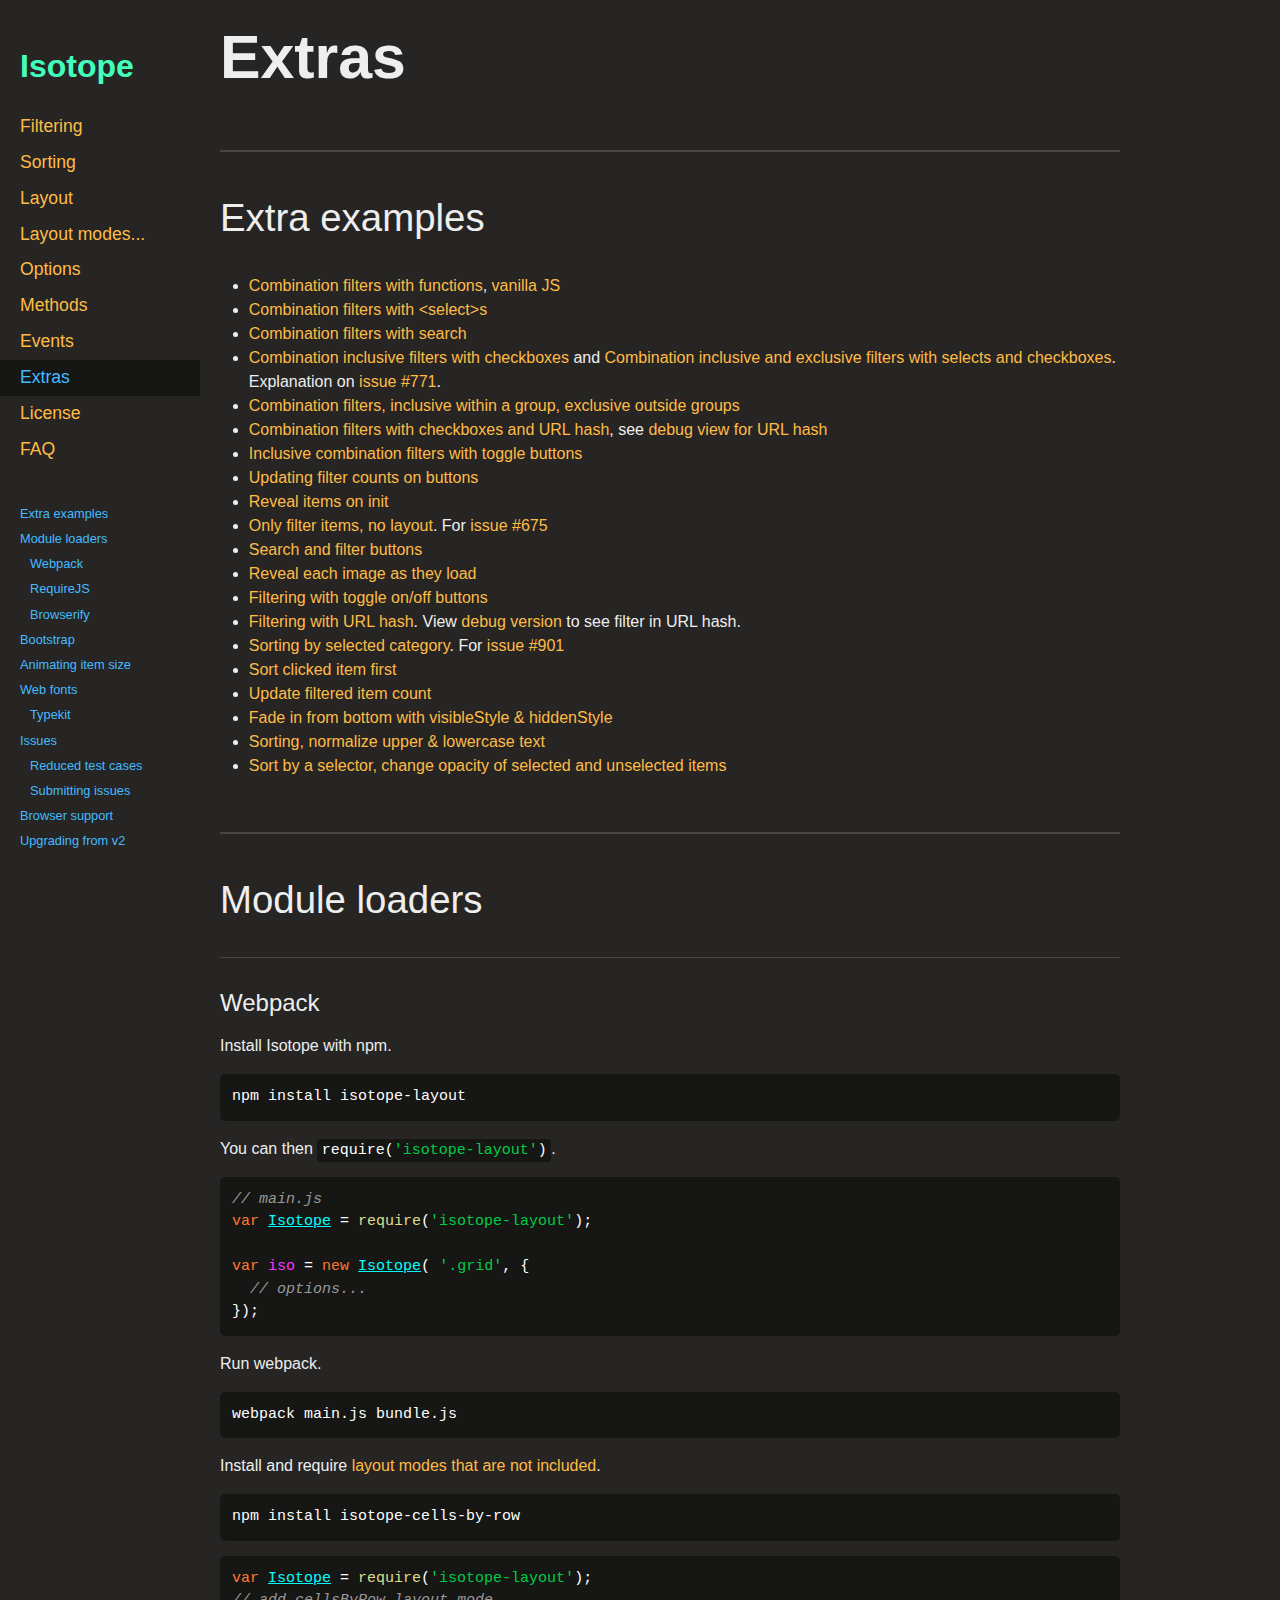
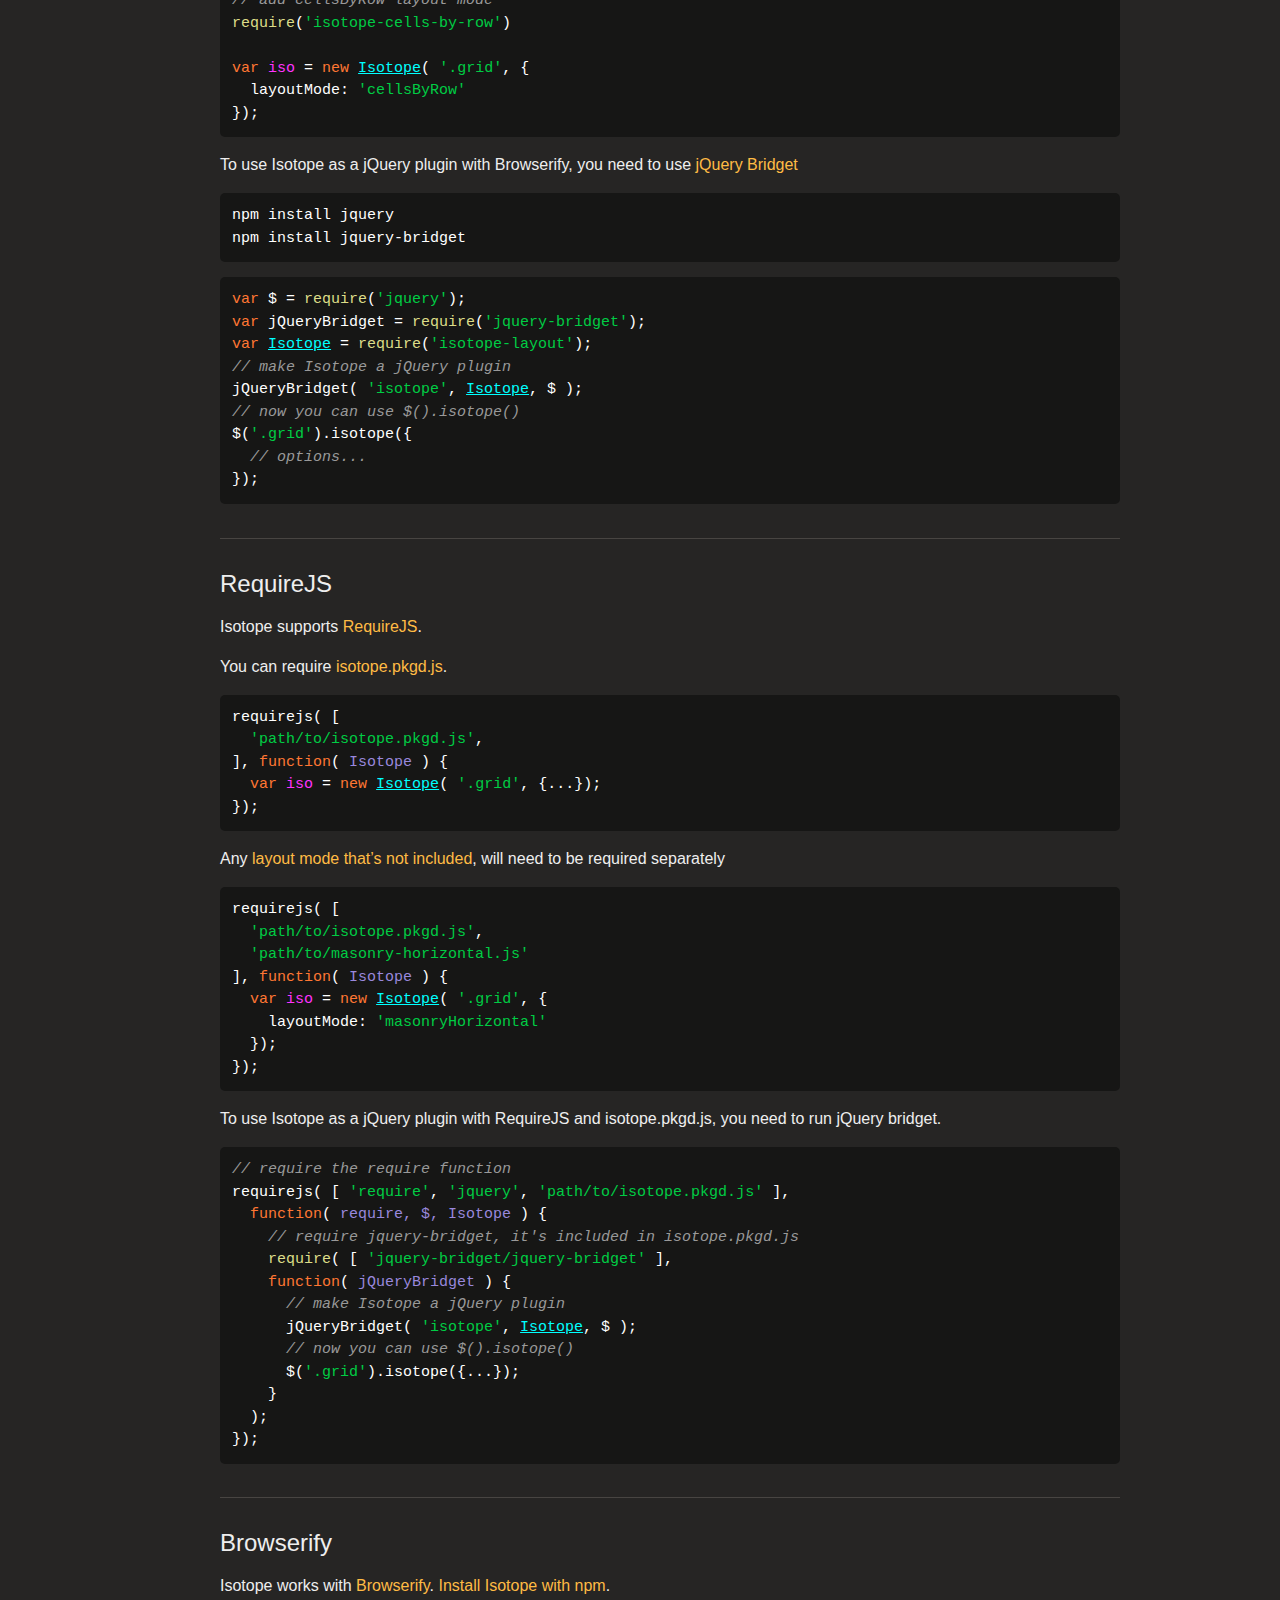
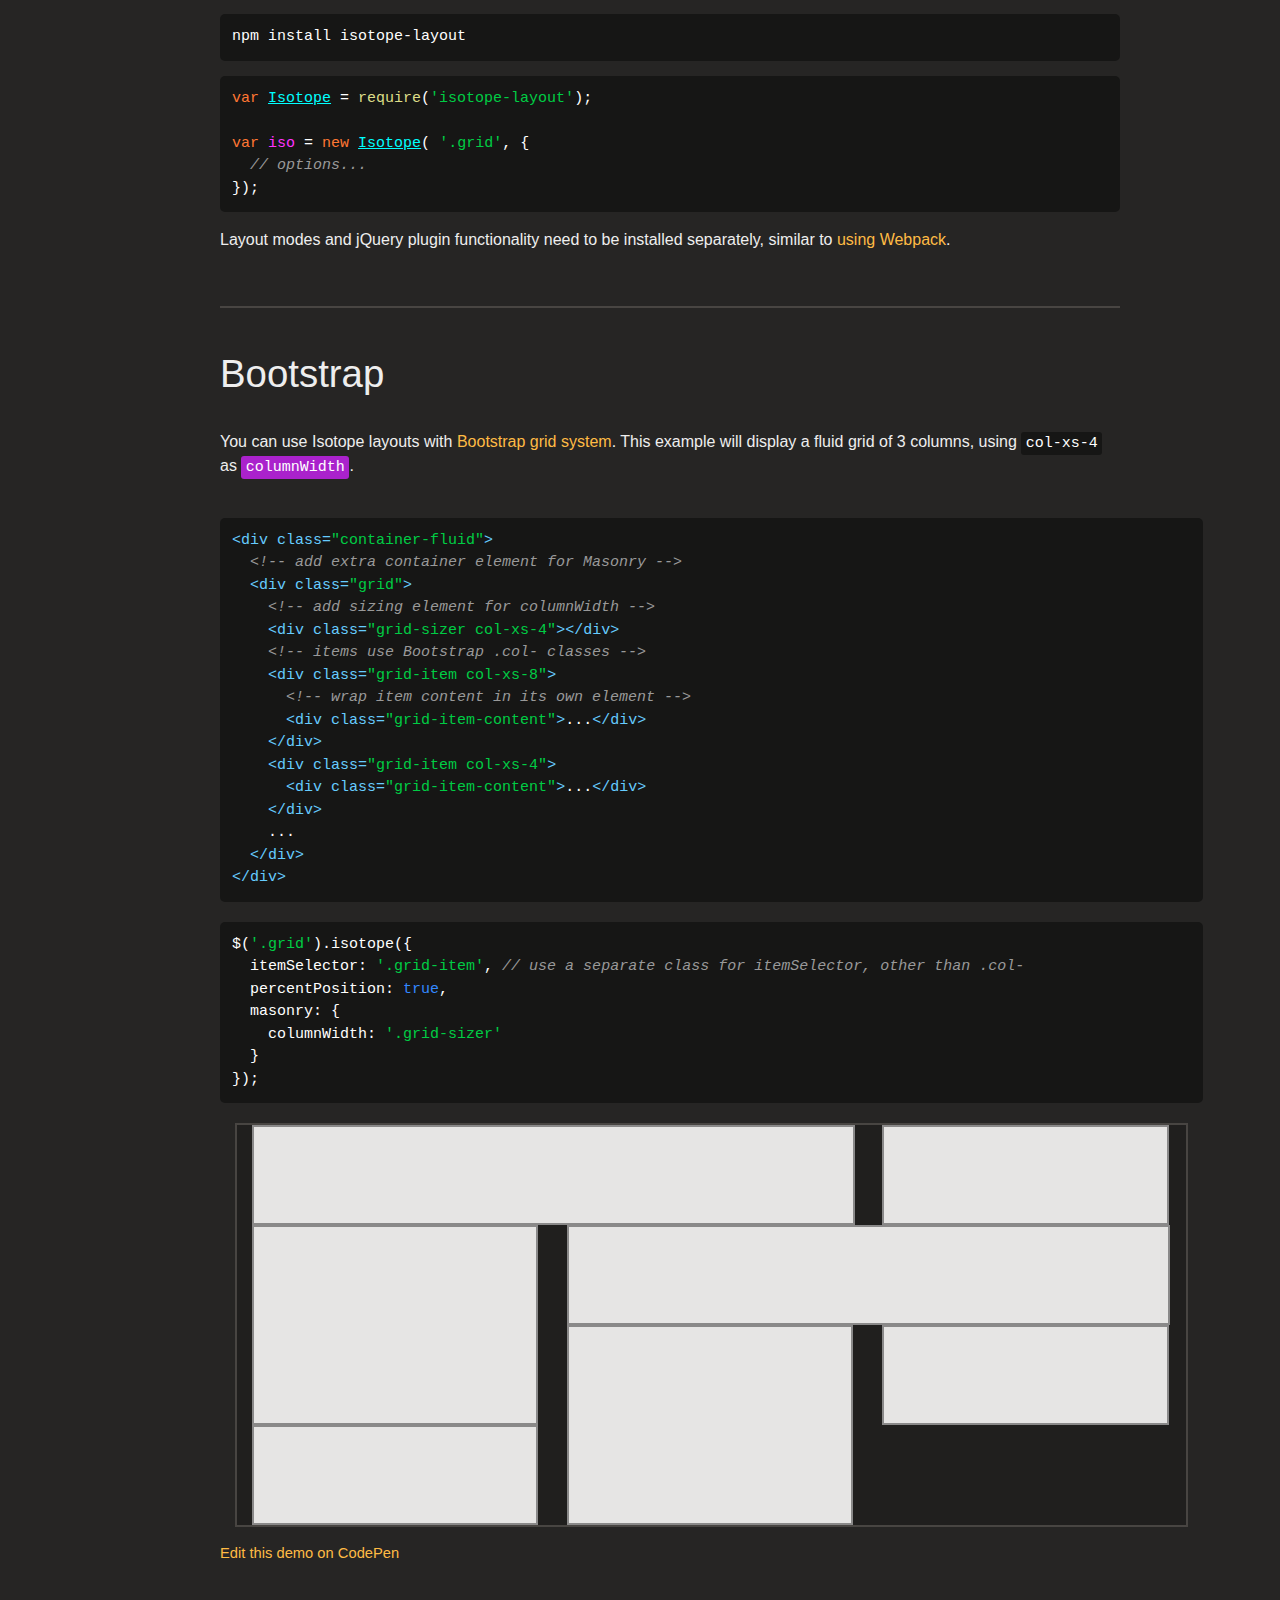
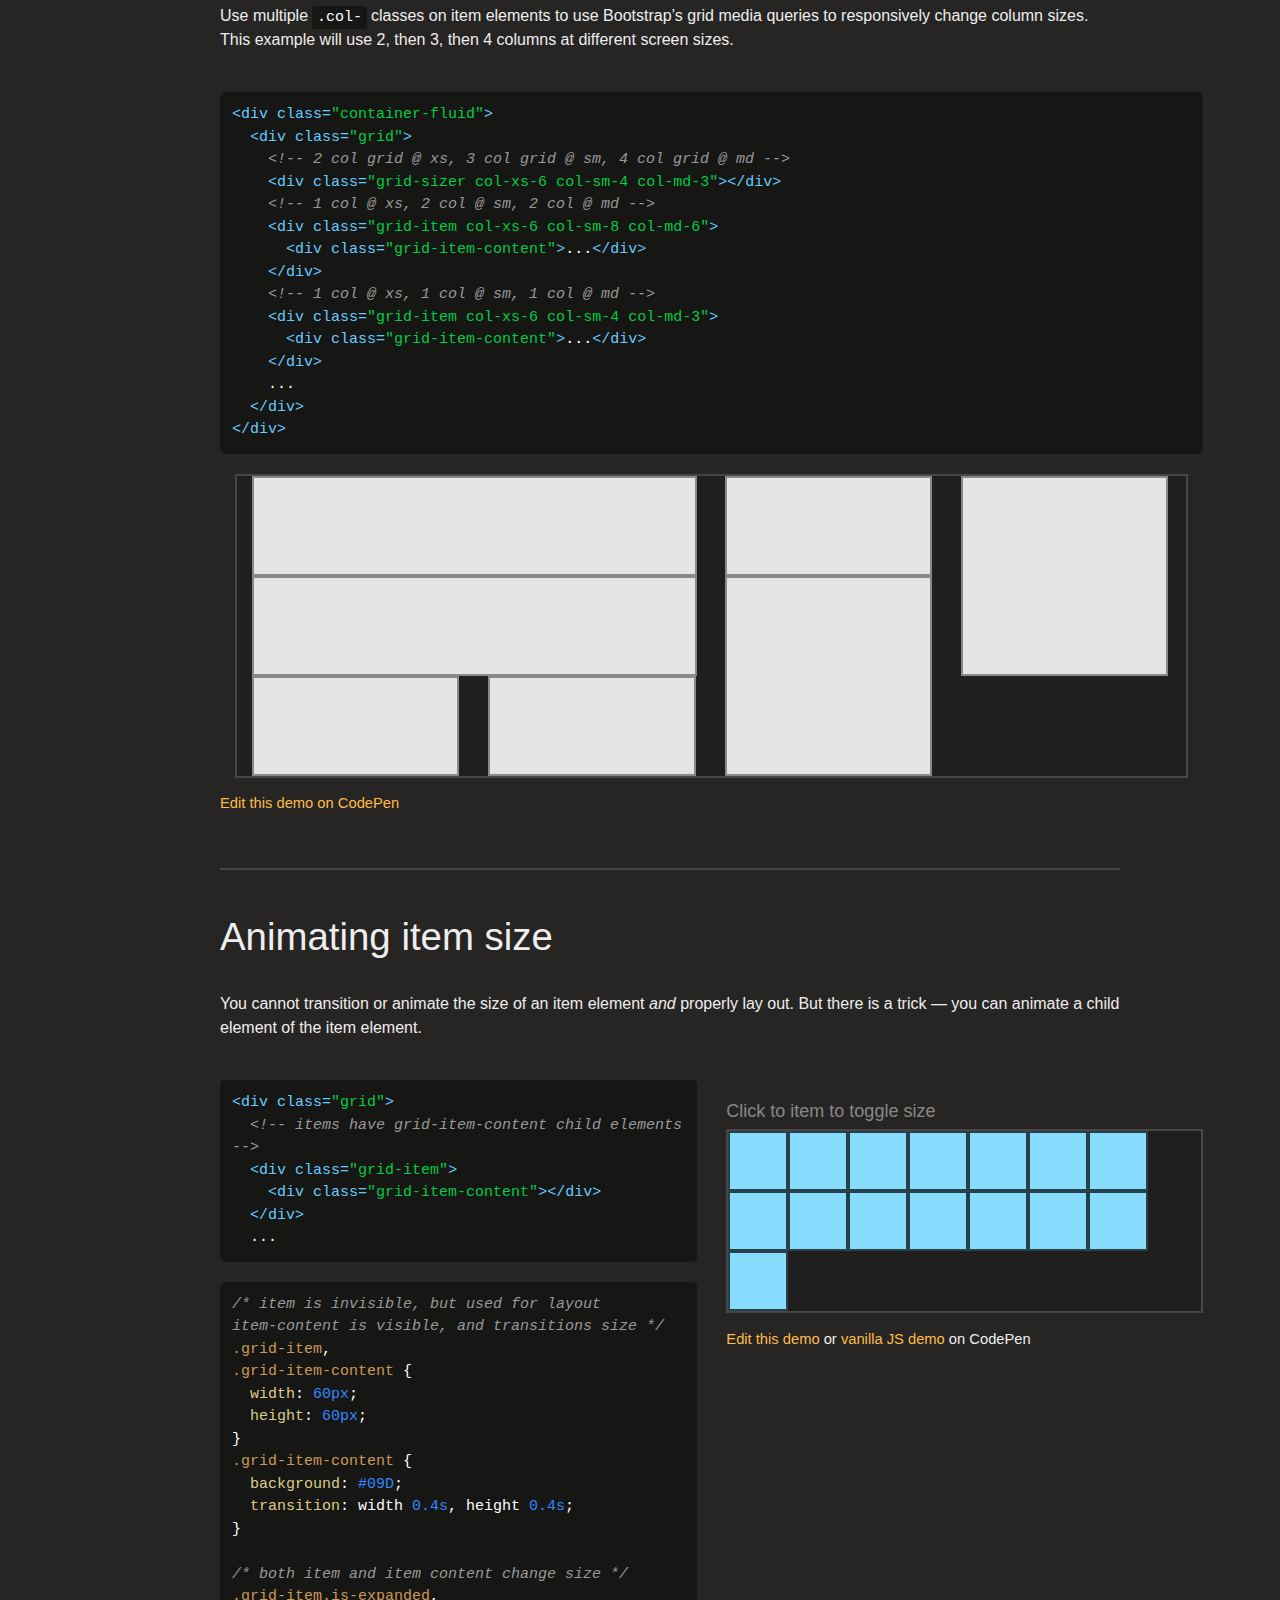
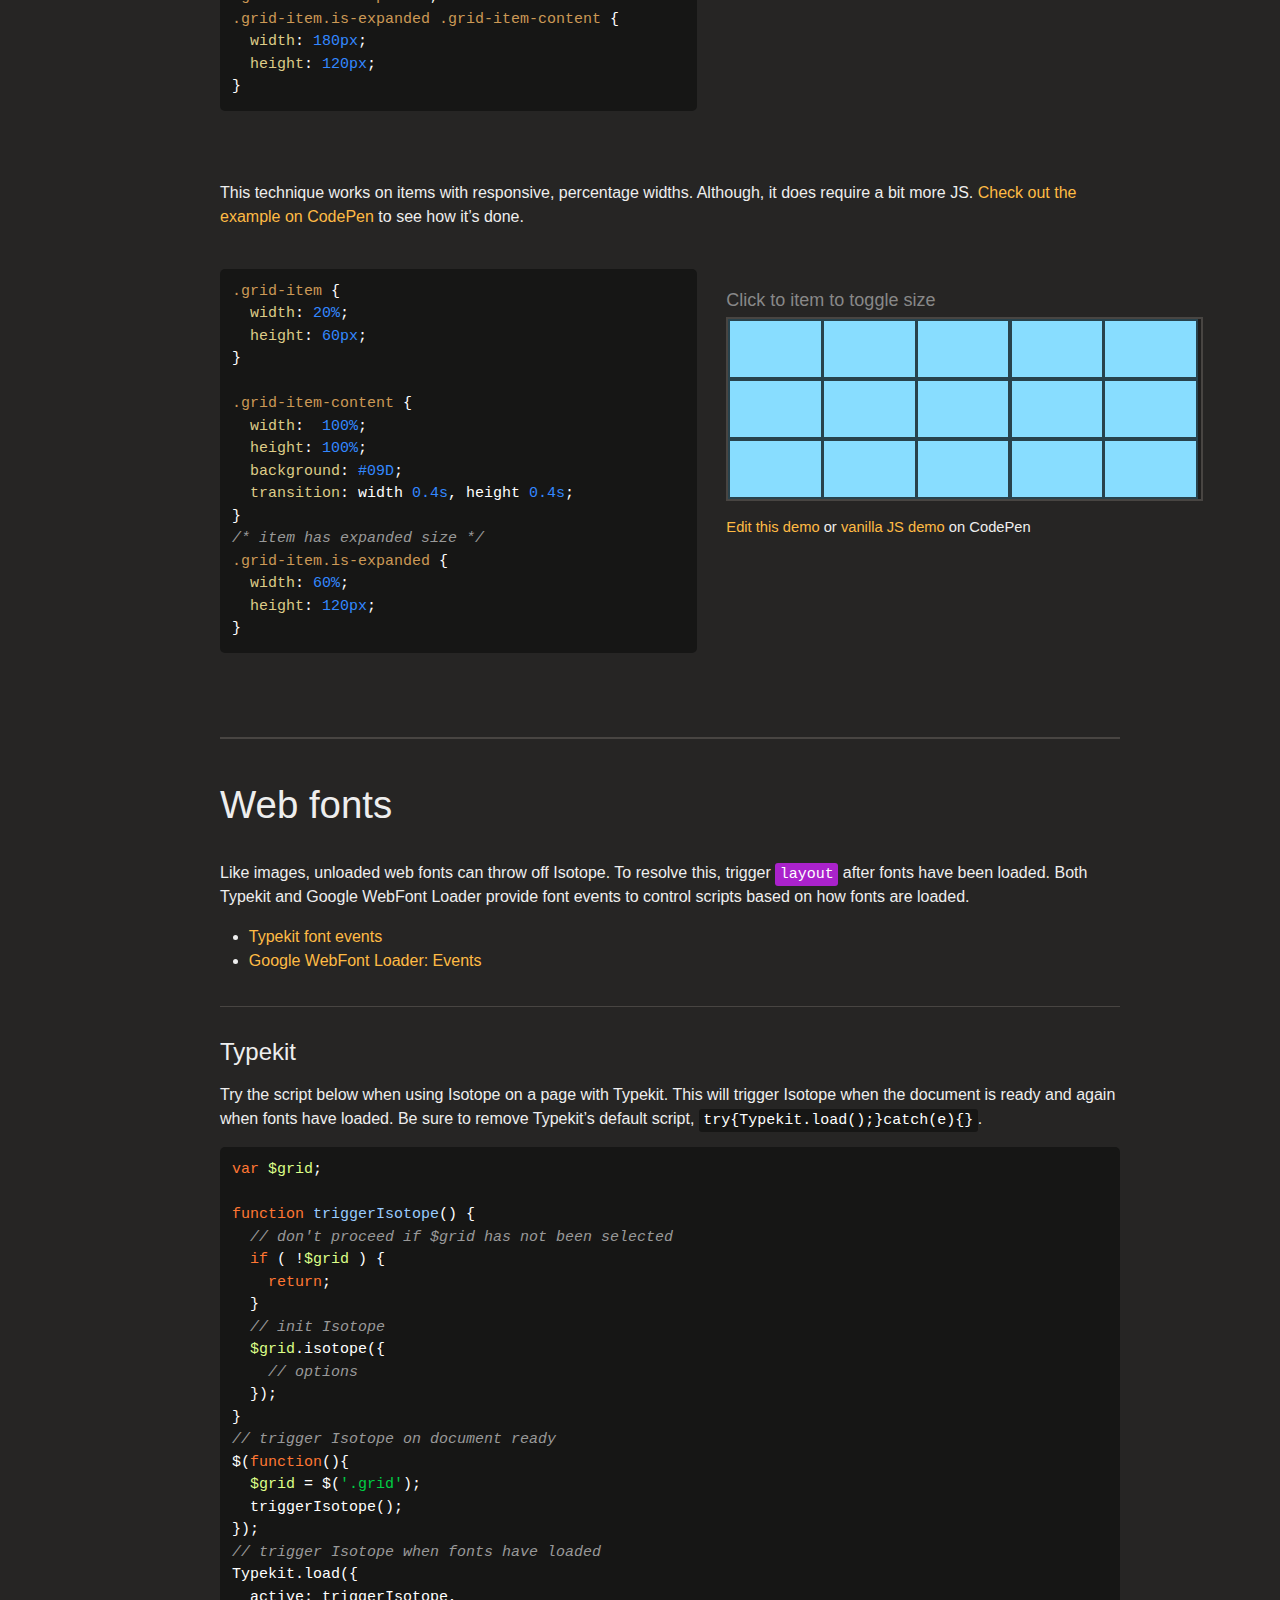
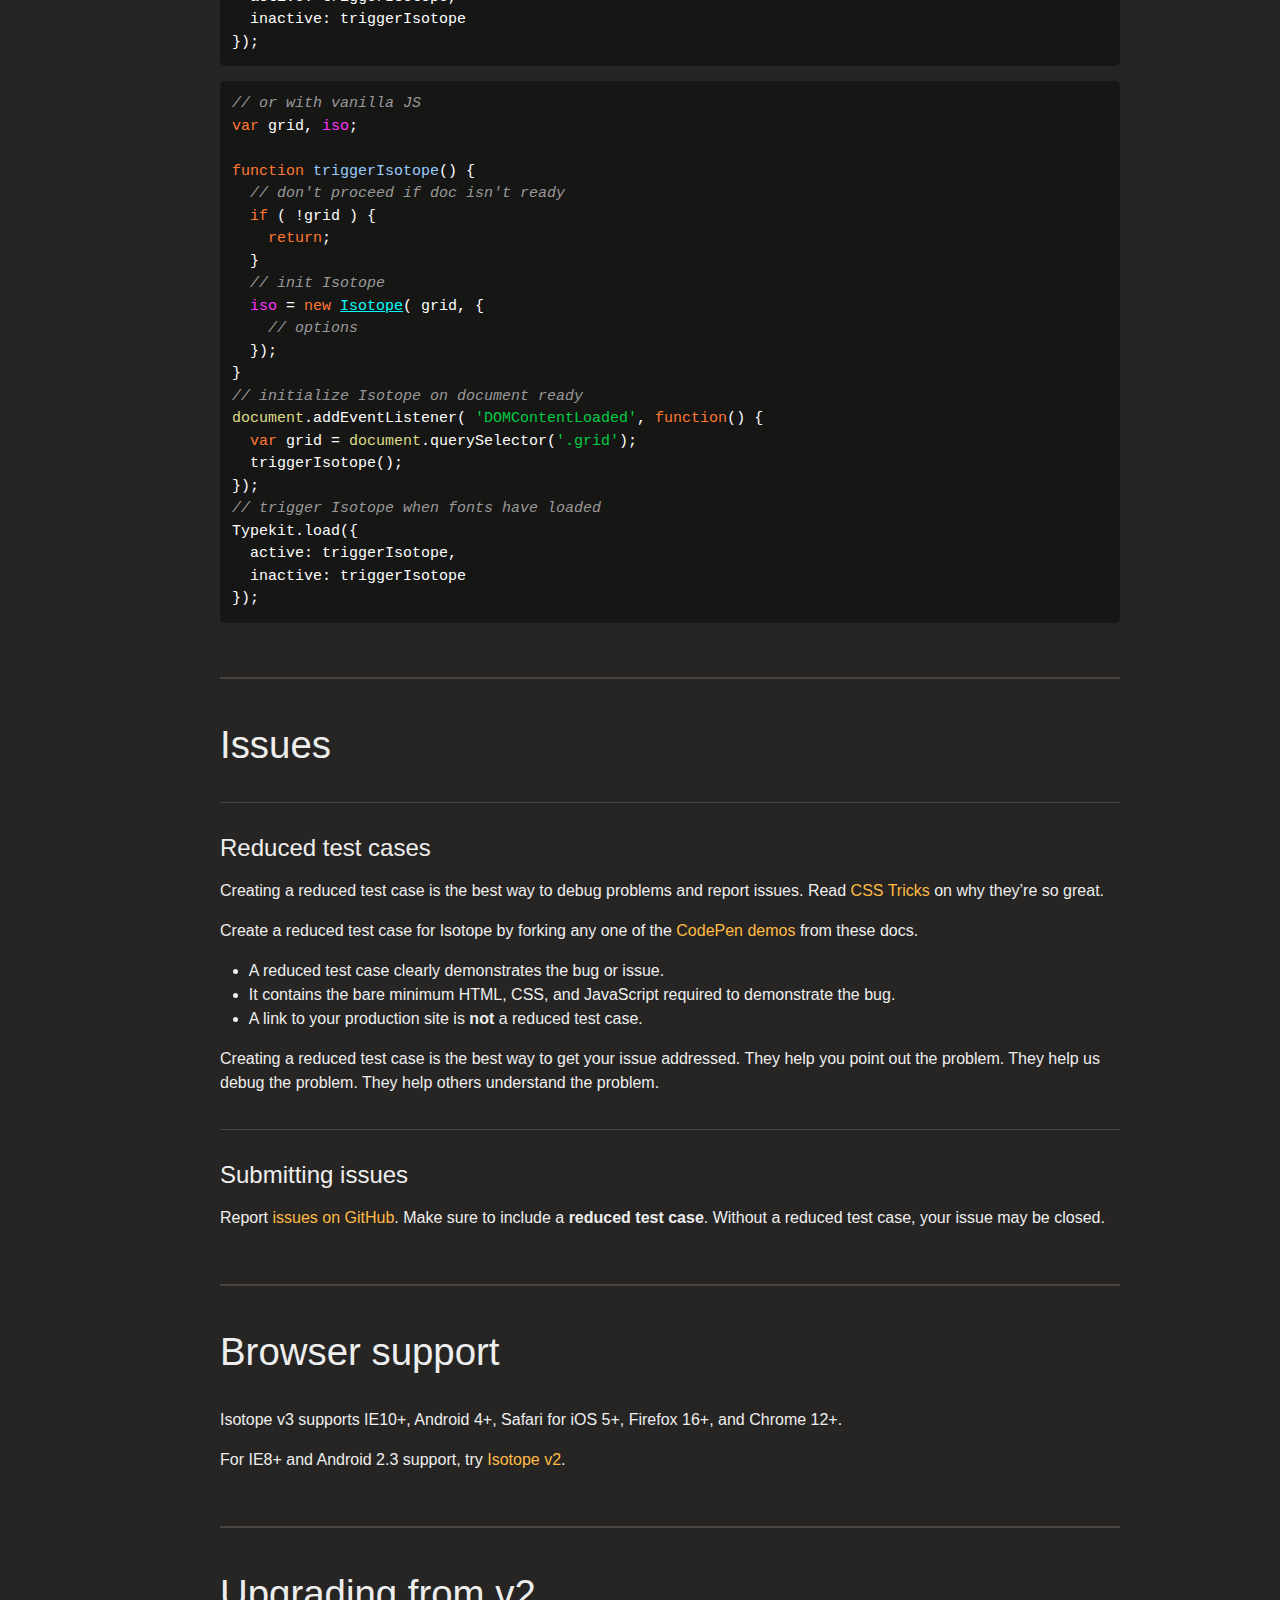
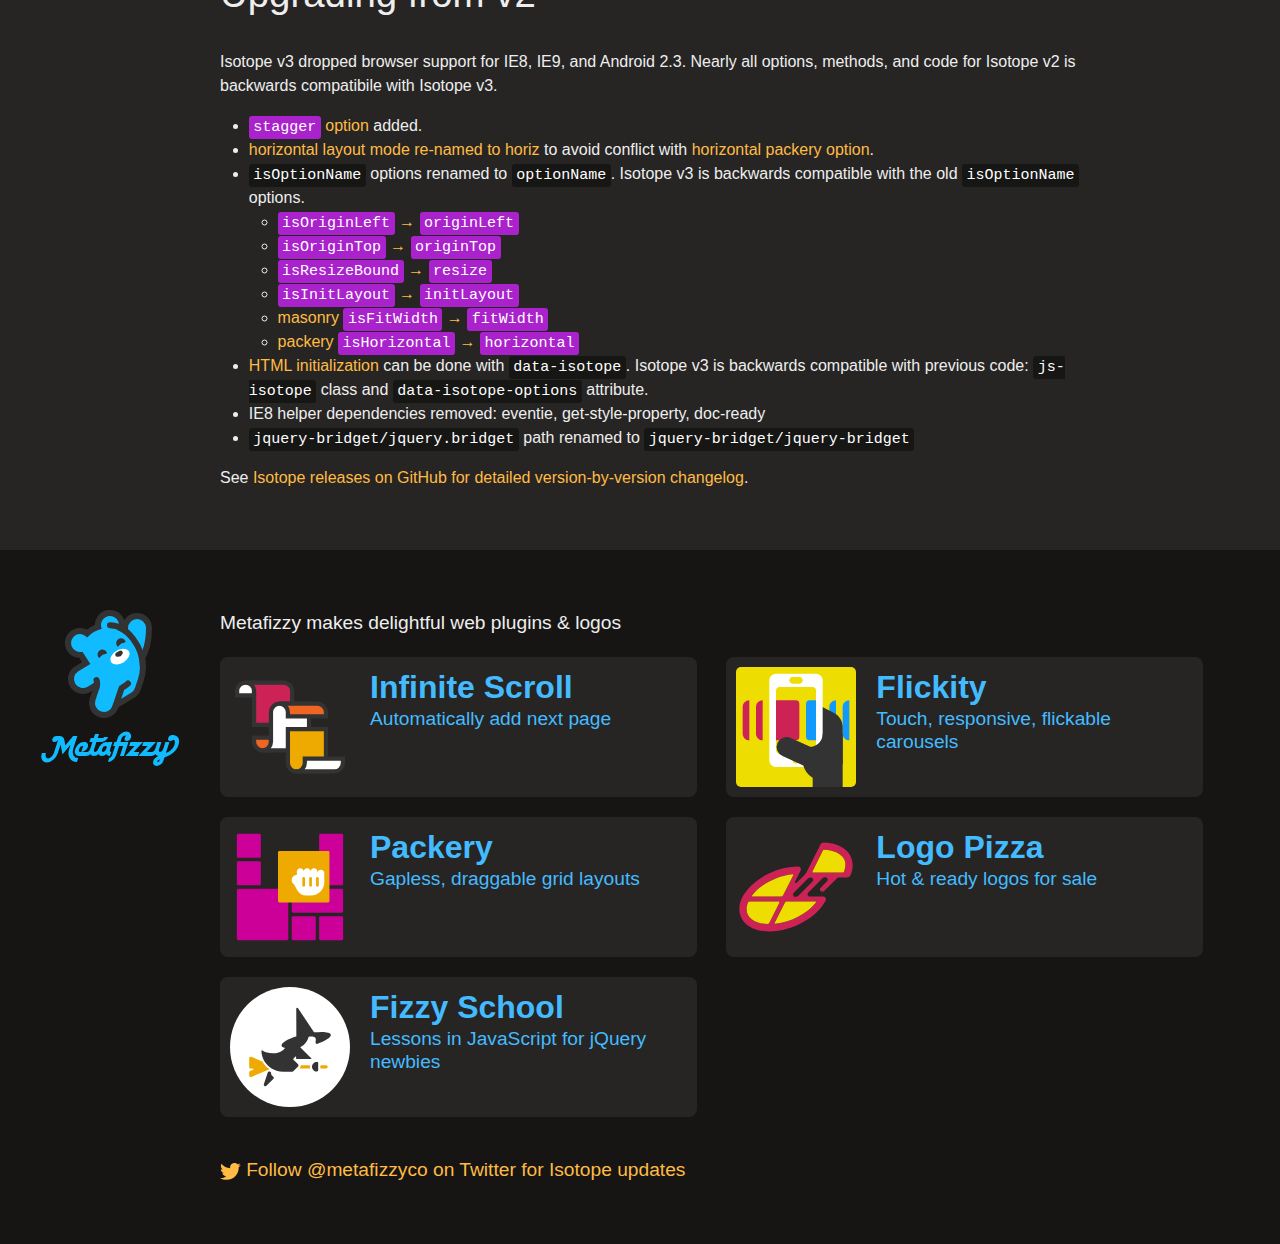
<file: Conception/isotope-docs/extras.html>
<!doctype html>
<html class="export" lang="en">
<head>
  <meta charset="utf-8">
  <meta name="viewport" content="width=device-width">
  <meta name="description" content="Filter &amp; sort magical layouts">

  <title>Isotope &#xB7; Extras</title>

    <!-- Isotope does not require any CSS files -->
    <link rel="stylesheet" href="css/isotope-docs.css?6" media="screen">

  <meta name="twitter:card" content="summary">
  <meta name="twitter:site" content="@metafizzyco">
  <meta name="twitter:url" content="https://isotope.metafizzy.co/extras.html">
  <meta name="twitter:title" content="Isotope Extras">
  <meta name="twitter:description" content="Filter &amp; sort magical layouts">

</head>
<body class="page--extras">


  <div class="nav">
    <h1 class="nav__title"><a href=".">Isotope</a></h1>
  
    <ol class="site-nav">
      <li class="site-nav__item site-nav__item--filtering">
        <a class="site-nav__item__link" href="filtering.html">Filtering</a></li>
      <li class="site-nav__item site-nav__item--sorting">
        <a class="site-nav__item__link" href="sorting.html">Sorting</a></li>
      <li class="site-nav__item site-nav__item--layout ">
        <a class="site-nav__item__link" href="layout.html">Layout</a>
      </li>
      <li class="site-nav__item site-nav__item--layout-modes sub-nav-parent">
        <a class="site-nav__item__link" href="layout-modes.html">Layout modes</a>
        <ul class="sub-nav">
            <li class="sub-nav__item sub-nav__item--masonry">
              <a class="sub-nav__item__link" href="layout-modes/masonry.html">masonry</a></li>
            <li class="sub-nav__item sub-nav__item--fitrows">
              <a class="sub-nav__item__link" href="layout-modes/fitrows.html">fitRows</a></li>
            <li class="sub-nav__item sub-nav__item--vertical">
              <a class="sub-nav__item__link" href="layout-modes/vertical.html">vertical</a></li>
            <li class="sub-nav__item sub-nav__item--packery">
              <a class="sub-nav__item__link" href="layout-modes/packery.html">packery</a></li>
            <li class="sub-nav__item sub-nav__item--cellsbyrow">
              <a class="sub-nav__item__link" href="layout-modes/cellsbyrow.html">cellsByRow</a></li>
            <li class="sub-nav__item sub-nav__item--masonryhorizontal">
              <a class="sub-nav__item__link" href="layout-modes/masonryhorizontal.html">masonryHorizontal</a></li>
            <li class="sub-nav__item sub-nav__item--fitcolumns">
              <a class="sub-nav__item__link" href="layout-modes/fitcolumns.html">fitColumns</a></li>
            <li class="sub-nav__item sub-nav__item--cellsbycolumn">
              <a class="sub-nav__item__link" href="layout-modes/cellsbycolumn.html">cellsByColumn</a></li>
            <li class="sub-nav__item sub-nav__item--horiz">
              <a class="sub-nav__item__link" href="layout-modes/horiz.html">horiz</a></li>
        </ul>
      </li>
      <li class="site-nav__item site-nav__item--options">
        <a class="site-nav__item__link" href="options.html">Options</a></li>
      <li class="site-nav__item site-nav__item--methods">
        <a class="site-nav__item__link" href="methods.html">Methods</a></li>
      <li class="site-nav__item site-nav__item--events">
        <a class="site-nav__item__link" href="events.html">Events</a></li>
      <li class="site-nav__item site-nav__item--extras">
        <a class="site-nav__item__link" href="extras.html">Extras</a></li>
      <li class="site-nav__item site-nav__item--license">
        <a class="site-nav__item__link" href="license.html">License</a></li>
      <li class="site-nav__item site-nav__item--faq">
        <a class="site-nav__item__link" href="faq.html">FAQ</a></li>
    </ol>
  
    <ul class="page-nav" data-js="page-nav">
<li class="page-nav__item page-nav__item--h2"><a href="#extra-examples">Extra examples</a></li>
<li class="page-nav__item page-nav__item--h2"><a href="#module-loaders">Module loaders</a></li>
<li class="page-nav__item page-nav__item--h3"><a href="#webpack">Webpack</a></li>
<li class="page-nav__item page-nav__item--h3"><a href="#requirejs">RequireJS</a></li>
<li class="page-nav__item page-nav__item--h3"><a href="#browserify">Browserify</a></li>
<li class="page-nav__item page-nav__item--h2"><a href="#bootstrap">Bootstrap</a></li>
<li class="page-nav__item page-nav__item--h2"><a href="#animating-item-size">Animating item size</a></li>
<li class="page-nav__item page-nav__item--h2"><a href="#web-fonts">Web fonts</a></li>
<li class="page-nav__item page-nav__item--h3"><a href="#typekit">Typekit</a></li>
<li class="page-nav__item page-nav__item--h2"><a href="#issues">Issues</a></li>
<li class="page-nav__item page-nav__item--h3"><a href="#reduced-test-cases">Reduced test cases</a></li>
<li class="page-nav__item page-nav__item--h3"><a href="#submitting-issues">Submitting issues</a></li>
<li class="page-nav__item page-nav__item--h2"><a href="#browser-support">Browser support</a></li>
<li class="page-nav__item page-nav__item--h2"><a href="#upgrading-from-v2">Upgrading from v2</a></li>
</ul>
  </div>


  <div id="content" class="main">
    <div class="container">
        <h1>Extras</h1>



<h2 id="extra-examples">Extra examples</h2>

<ul>
  <li><a href="https://codepen.io/desandro/pen/owAyG/">Combination filters with functions</a>, <a href="https://codepen.io/desandro/pen/pOjMdx">vanilla JS</a></li>
  <li><a href="https://codepen.io/desandro/pen/GBJERB">Combination filters with &lt;select&gt;s</a></li>
  <li><a href="https://codepen.io/desandro/pen/WyOZjx">Combination filters with search</a></li>
  <li><a href="https://codepen.io/desandro/pen/JGKyrY">Combination inclusive filters with checkboxes</a> and <a href="https://codepen.io/desandro/pen/GFbAs">Combination inclusive and exclusive filters with selects and checkboxes</a>. Explanation on <a href="https://github.com/metafizzy/isotope/issues/771#issuecomment-50991110">issue #771</a>.</li>
  <li><a href="https://codepen.io/desandro/pen/MebyMR">Combination filters, inclusive within a group, exclusive outside groups</a></li>
  <li><a href="https://codepen.io/desandro/pen/NgqxjW">Combination filters with checkboxes and URL hash</a>, see <a href="https://s.codepen.io/desandro/debug/NgqxjW#filter=.green%2C.orange">debug view for URL hash</a></li>
  <li><a href="https://codepen.io/desandro/pen/zrMXQv">Inclusive combination filters with toggle buttons</a></li>
  <li><a href="https://codepen.io/desandro/pen/pyxwem/">Updating filter counts on buttons</a></li>
  <li><a href="https://codepen.io/desandro/pen/Kpvyd">Reveal items on init</a></li>
  <li><a href="https://codepen.io/desandro/pen/AEslp">Only filter items, no layout</a>. For <a href="https://github.com/metafizzy/isotope/issues/675#issuecomment-40675160">issue #675</a></li>
  <li><a href="https://codepen.io/desandro/pen/mCdbD">Search and filter buttons</a></li>
  <li><a href="https://codepen.io/desandro/pen/bsHix">Reveal each image as they load</a></li>
  <li><a href="https://codepen.io/desandro/pen/vEJbNr">Filtering with toggle on/off buttons</a></li>
  <li><a href="https://codepen.io/desandro/pen/vErxXj">Filtering with URL hash</a>. View <a href="https://s.codepen.io/desandro/debug/vErxXj#filter=%3Anot(.transition)">debug version</a> to see filter in URL hash.</li>
  <li><a href="https://codepen.io/desandro/pen/zGZywM">Sorting by selected category</a>. For <a href="https://github.com/metafizzy/isotope/issues/901">issue #901</a></li>
  <li><a href="https://codepen.io/desandro/pen/dXYBRE">Sort clicked item first</a></li>
  <li><a href="https://codepen.io/desandro/pen/pbkbBO">Update filtered item count</a></li>
  <li><a href="https://codepen.io/desandro/pen/qjXKBp">Fade in from bottom with visibleStyle &amp; hiddenStyle</a></li>
  <li><a href="https://codepen.io/desandro/pen/OQwEgK">Sorting, normalize upper &amp; lowercase text</a></li>
  <li><a href="https://codepen.io/desandro/pen/WJoOrM/">Sort by a selector, change opacity of selected and unselected items</a></li>
</ul>


<h2 id="module-loaders">Module loaders</h2>


<h3 id="webpack">Webpack</h3>

<p>Install Isotope with npm.</p>

<pre><code class="bash">npm install isotope-layout
</code></pre>

<p>You can then <code>require(<span class="string">&apos;isotope-layout&apos;</span>)</code>.</p>

<pre><code class="js"><span class="comment">// main.js</span>
<span class="keyword">var</span> <span class="isotope_keyword">Isotope</span> = <span class="built_in">require</span>(<span class="string">&apos;isotope-layout&apos;</span>);

<span class="keyword">var</span> <span class="isotope_var">iso</span> = <span class="keyword">new</span> <span class="isotope_keyword">Isotope</span>( <span class="string">&apos;.grid&apos;</span>, {
  <span class="comment">// options...</span>
});
</code></pre>

<p>Run webpack.</p>


<pre><code class="bash">webpack main.js bundle.js
</code></pre>

<p>Install and require <a href="layout-modes.html#included-modes">layout modes that are not included</a>.</p>

<pre><code class="bash">npm install isotope-cells-by-row
</code></pre>

<pre><code class="js"><span class="keyword">var</span> <span class="isotope_keyword">Isotope</span> = <span class="built_in">require</span>(<span class="string">&apos;isotope-layout&apos;</span>);
<span class="comment">// add cellsByRow layout mode</span>
<span class="built_in">require</span>(<span class="string">&apos;isotope-cells-by-row&apos;</span>)

<span class="keyword">var</span> <span class="isotope_var">iso</span> = <span class="keyword">new</span> <span class="isotope_keyword">Isotope</span>( <span class="string">&apos;.grid&apos;</span>, {
  <span class="attr">layoutMode</span>: <span class="string">&apos;cellsByRow&apos;</span>
});
</code></pre>

<p id="browserify-jquery">To use Isotope as a jQuery plugin with Browserify, you need to use <a href="https://www.npmjs.com/package/jquery-bridget">jQuery Bridget</a></p>

<pre><code class="bash">npm install jquery
npm install jquery-bridget
</code></pre>

<pre><code class="js"><span class="keyword">var</span> $ = <span class="built_in">require</span>(<span class="string">&apos;jquery&apos;</span>);
<span class="keyword">var</span> jQueryBridget = <span class="built_in">require</span>(<span class="string">&apos;jquery-bridget&apos;</span>);
<span class="keyword">var</span> <span class="isotope_keyword">Isotope</span> = <span class="built_in">require</span>(<span class="string">&apos;isotope-layout&apos;</span>);
<span class="comment">// make Isotope a jQuery plugin</span>
jQueryBridget( <span class="string">&apos;isotope&apos;</span>, <span class="isotope_keyword">Isotope</span>, $ );
<span class="comment">// now you can use $().isotope()</span>
$(<span class="string">&apos;.grid&apos;</span>).isotope({
  <span class="comment">// options...</span>
});
</code></pre>



<h3 id="requirejs">RequireJS</h3>

<p>Isotope supports <a href="http://requirejs.org">RequireJS</a>.</p>

<p>You can require <a href="isotope.pkgd.js">isotope.pkgd.js</a>.</p>

<pre><code class="js">requirejs( [
  <span class="string">&apos;path/to/isotope.pkgd.js&apos;</span>,
], <span class="function"><span class="keyword">function</span>(<span class="params"> Isotope </span>) </span>{
  <span class="keyword">var</span> <span class="isotope_var">iso</span> = <span class="keyword">new</span> <span class="isotope_keyword">Isotope</span>( <span class="string">&apos;.grid&apos;</span>, {...});
});
</code></pre>

<p id="requirejs-layout-modes">Any <a href="layout-modes.html#included-modes">layout mode that&#x2019;s not included</a>, will need to be required separately</p>

<pre><code class="js">requirejs( [
  <span class="string">&apos;path/to/isotope.pkgd.js&apos;</span>,
  <span class="string">&apos;path/to/masonry-horizontal.js&apos;</span>
], <span class="function"><span class="keyword">function</span>(<span class="params"> Isotope </span>) </span>{
  <span class="keyword">var</span> <span class="isotope_var">iso</span> = <span class="keyword">new</span> <span class="isotope_keyword">Isotope</span>( <span class="string">&apos;.grid&apos;</span>, {
    <span class="attr">layoutMode</span>: <span class="string">&apos;masonryHorizontal&apos;</span>
  });
});
</code></pre>

<p id="requirejs-pkgd-jquery">To use Isotope as a jQuery plugin with RequireJS and isotope.pkgd.js, you need to run jQuery bridget.</p>


<pre><code class="js"><span class="comment">// require the require function</span>
requirejs( [ <span class="string">&apos;require&apos;</span>, <span class="string">&apos;jquery&apos;</span>, <span class="string">&apos;path/to/isotope.pkgd.js&apos;</span> ],
  <span class="function"><span class="keyword">function</span>(<span class="params"> require, $, Isotope </span>) </span>{
    <span class="comment">// require jquery-bridget, it&apos;s included in isotope.pkgd.js</span>
    <span class="built_in">require</span>( [ <span class="string">&apos;jquery-bridget/jquery-bridget&apos;</span> ],
    <span class="function"><span class="keyword">function</span>(<span class="params"> jQueryBridget </span>) </span>{
      <span class="comment">// make Isotope a jQuery plugin</span>
      jQueryBridget( <span class="string">&apos;isotope&apos;</span>, <span class="isotope_keyword">Isotope</span>, $ );
      <span class="comment">// now you can use $().isotope()</span>
      $(<span class="string">&apos;.grid&apos;</span>).isotope({...});
    }
  );
});
</code></pre>



<h3 id="browserify">Browserify</h3>

<p>Isotope works with <a href="http://browserify.org">Browserify</a>. <a href="https://www.npmjs.com/package/isotope-layout">Install Isotope with npm</a>.</p>

<pre><code>npm install isotope-layout
</code></pre>

<pre><code class="js"><span class="keyword">var</span> <span class="isotope_keyword">Isotope</span> = <span class="built_in">require</span>(<span class="string">&apos;isotope-layout&apos;</span>);

<span class="keyword">var</span> <span class="isotope_var">iso</span> = <span class="keyword">new</span> <span class="isotope_keyword">Isotope</span>( <span class="string">&apos;.grid&apos;</span>, {
  <span class="comment">// options...</span>
});
</code></pre>

<p>Layout modes and jQuery plugin functionality need to be installed separately, similar to <a href="#webpack">using Webpack</a>.</p>


<h2 id="bootstrap">Bootstrap</h2>

<p>You can use Isotope layouts with <a href="http://getbootstrap.com/css/#grid">Bootstrap grid system</a>. This example will display a fluid grid of 3 columns, using <code>col-xs-4</code> as <a href="layout-modes/masonry.html#columnwidth"><code>columnWidth</code></a>.</p>

<div class="example">
  <div class="example__code">
<pre><code class="html"><span class="tag">&lt;<span class="name">div</span> <span class="attr">class</span>=<span class="string">&quot;container-fluid&quot;</span>&gt;</span>
  <span class="comment">&lt;!-- add extra container element for Masonry --&gt;</span>
  <span class="tag">&lt;<span class="name">div</span> <span class="attr">class</span>=<span class="string">&quot;grid&quot;</span>&gt;</span>
    <span class="comment">&lt;!-- add sizing element for columnWidth --&gt;</span>
    <span class="tag">&lt;<span class="name">div</span> <span class="attr">class</span>=<span class="string">&quot;grid-sizer col-xs-4&quot;</span>&gt;</span><span class="tag">&lt;/<span class="name">div</span>&gt;</span>
    <span class="comment">&lt;!-- items use Bootstrap .col- classes --&gt;</span>
    <span class="tag">&lt;<span class="name">div</span> <span class="attr">class</span>=<span class="string">&quot;grid-item col-xs-8&quot;</span>&gt;</span>
      <span class="comment">&lt;!-- wrap item content in its own element --&gt;</span>
      <span class="tag">&lt;<span class="name">div</span> <span class="attr">class</span>=<span class="string">&quot;grid-item-content&quot;</span>&gt;</span>...<span class="tag">&lt;/<span class="name">div</span>&gt;</span>
    <span class="tag">&lt;/<span class="name">div</span>&gt;</span>
    <span class="tag">&lt;<span class="name">div</span> <span class="attr">class</span>=<span class="string">&quot;grid-item col-xs-4&quot;</span>&gt;</span>
      <span class="tag">&lt;<span class="name">div</span> <span class="attr">class</span>=<span class="string">&quot;grid-item-content&quot;</span>&gt;</span>...<span class="tag">&lt;/<span class="name">div</span>&gt;</span>
    <span class="tag">&lt;/<span class="name">div</span>&gt;</span>
    ...
  <span class="tag">&lt;/<span class="name">div</span>&gt;</span>
<span class="tag">&lt;/<span class="name">div</span>&gt;</span>
</code></pre>

<pre><code class="js">$(<span class="string">&apos;.grid&apos;</span>).isotope({
  <span class="attr">itemSelector</span>: <span class="string">&apos;.grid-item&apos;</span>, <span class="comment">// use a separate class for itemSelector, other than .col-</span>
  percentPosition: <span class="literal">true</span>,
  <span class="attr">masonry</span>: {
    <span class="attr">columnWidth</span>: <span class="string">&apos;.grid-sizer&apos;</span>
  }
});
</code></pre>
  </div>
  <div class="example__demo">
  
    <div class="bootstrap-3__container-fluid">
      <div class="grid js-masonry" data-masonry-options="{ &quot;itemSelector&quot;: &quot;.bootstrap-3__grid-item&quot;, &quot;columnWidth&quot;: &quot;.grid-sizer&quot;, &quot;percentPosition&quot;: true }">
        <div class="grid-sizer bootstrap-3__col-xs-4"></div>
        <div class="bootstrap-3__grid-item bootstrap-3__col-xs-8">
          <div class="bootstrap-3__grid-item-content"></div>
        </div>
        <div class="bootstrap-3__grid-item bootstrap-3__col-xs-4">
          <div class="bootstrap-3__grid-item-content"></div>
        </div>
        <div class="bootstrap-3__grid-item bootstrap-3__col-xs-4">
          <div class="bootstrap-3__grid-item-content bootstrap-3__grid-item-content--height2"></div>
        </div>
        <div class="bootstrap-3__grid-item bootstrap-3__col-xs-8">
          <div class="bootstrap-3__grid-item-content"></div>
        </div>
        <div class="bootstrap-3__grid-item bootstrap-3__col-xs-4">
          <div class="bootstrap-3__grid-item-content bootstrap-3__grid-item-content--height2"></div>
        </div>
        <div class="bootstrap-3__grid-item bootstrap-3__col-xs-4">
          <div class="bootstrap-3__grid-item-content"></div>
        </div>
        <div class="bootstrap-3__grid-item bootstrap-3__col-xs-4">
          <div class="bootstrap-3__grid-item-content"></div>
        </div>
      </div>
  
    </div>
  
    <p class="edit-demo">
        <a href="https://codepen.io/desandro/pen/yeezdp">Edit this demo on CodePen</a>
    </p>
  </div>
</div>

<p>Use multiple <code>.col-</code> classes on item elements to use Bootstrap&#x2019;s grid media queries to responsively change column sizes. This example will use 2, then 3, then 4 columns at different screen sizes.</p>

<div class="example">
  <div class="example__code">
<pre><code class="html"><span class="tag">&lt;<span class="name">div</span> <span class="attr">class</span>=<span class="string">&quot;container-fluid&quot;</span>&gt;</span>
  <span class="tag">&lt;<span class="name">div</span> <span class="attr">class</span>=<span class="string">&quot;grid&quot;</span>&gt;</span>
    <span class="comment">&lt;!-- 2 col grid @ xs, 3 col grid @ sm, 4 col grid @ md --&gt;</span>
    <span class="tag">&lt;<span class="name">div</span> <span class="attr">class</span>=<span class="string">&quot;grid-sizer col-xs-6 col-sm-4 col-md-3&quot;</span>&gt;</span><span class="tag">&lt;/<span class="name">div</span>&gt;</span>
    <span class="comment">&lt;!-- 1 col @ xs, 2 col @ sm, 2 col @ md --&gt;</span>
    <span class="tag">&lt;<span class="name">div</span> <span class="attr">class</span>=<span class="string">&quot;grid-item col-xs-6 col-sm-8 col-md-6&quot;</span>&gt;</span>
      <span class="tag">&lt;<span class="name">div</span> <span class="attr">class</span>=<span class="string">&quot;grid-item-content&quot;</span>&gt;</span>...<span class="tag">&lt;/<span class="name">div</span>&gt;</span>
    <span class="tag">&lt;/<span class="name">div</span>&gt;</span>
    <span class="comment">&lt;!-- 1 col @ xs, 1 col @ sm, 1 col @ md --&gt;</span>
    <span class="tag">&lt;<span class="name">div</span> <span class="attr">class</span>=<span class="string">&quot;grid-item col-xs-6 col-sm-4 col-md-3&quot;</span>&gt;</span>
      <span class="tag">&lt;<span class="name">div</span> <span class="attr">class</span>=<span class="string">&quot;grid-item-content&quot;</span>&gt;</span>...<span class="tag">&lt;/<span class="name">div</span>&gt;</span>
    <span class="tag">&lt;/<span class="name">div</span>&gt;</span>
    ...
  <span class="tag">&lt;/<span class="name">div</span>&gt;</span>
<span class="tag">&lt;/<span class="name">div</span>&gt;</span>
</code></pre>
  </div>
  <div class="example__demo">
  
    <div class="bootstrap-3__container-fluid">
      <div class="grid js-masonry" data-masonry-options="{ &quot;itemSelector&quot;: &quot;.bootstrap-3__grid-item&quot;, &quot;columnWidth&quot;: &quot;.grid-sizer&quot;, &quot;percentPosition&quot;: true }">
        <div class="grid-sizer bootstrap-3__col-xs-6 bootstrap-3__col-sm-4 bootstrap-3__col-md-3"></div>
        <div class="bootstrap-3__grid-item bootstrap-3__col-xs-6 bootstrap-3__col-sm-8 bootstrap-3__col-md-6">
          <div class="bootstrap-3__grid-item-content"></div>
        </div>
        <div class="bootstrap-3__grid-item bootstrap-3__col-xs-6 bootstrap-3__col-sm-4 bootstrap-3__col-md-3">
          <div class="bootstrap-3__grid-item-content"></div>
        </div>
        <div class="bootstrap-3__grid-item bootstrap-3__col-xs-6 bootstrap-3__col-sm-4 bootstrap-3__col-md-3">
          <div class="bootstrap-3__grid-item-content bootstrap-3__grid-item-content--height2"></div>
        </div>
        <div class="bootstrap-3__grid-item bootstrap-3__col-xs-6 bootstrap-3__col-sm-8 bootstrap-3__col-md-6">
          <div class="bootstrap-3__grid-item-content"></div>
        </div>
        <div class="bootstrap-3__grid-item bootstrap-3__col-xs-6 bootstrap-3__col-sm-4 bootstrap-3__col-md-3">
          <div class="bootstrap-3__grid-item-content bootstrap-3__grid-item-content--height2"></div>
        </div>
        <div class="bootstrap-3__grid-item bootstrap-3__col-xs-6 bootstrap-3__col-sm-4 bootstrap-3__col-md-3">
          <div class="bootstrap-3__grid-item-content"></div>
        </div>
        <div class="bootstrap-3__grid-item bootstrap-3__col-xs-6 bootstrap-3__col-sm-4 bootstrap-3__col-md-3">
          <div class="bootstrap-3__grid-item-content"></div>
        </div>
      </div>
  
    </div>
  
    <p class="edit-demo">
        <a href="https://codepen.io/desandro/pen/addLrQ">Edit this demo on CodePen</a>
    </p>
  </div>
</div>


<h2 id="animating-item-size">Animating item size</h2>

<p>You cannot transition or animate the size of an item element <em>and</em> properly lay out. But there is a trick &#x2014; you can animate a child element of the item element.</p>

<div class="duo example">
  <div class="duo__cell example__code">
<pre><code class="html"><span class="tag">&lt;<span class="name">div</span> <span class="attr">class</span>=<span class="string">&quot;grid&quot;</span>&gt;</span>
  <span class="comment">&lt;!-- items have grid-item-content child elements --&gt;</span>
  <span class="tag">&lt;<span class="name">div</span> <span class="attr">class</span>=<span class="string">&quot;grid-item&quot;</span>&gt;</span>
    <span class="tag">&lt;<span class="name">div</span> <span class="attr">class</span>=<span class="string">&quot;grid-item-content&quot;</span>&gt;</span><span class="tag">&lt;/<span class="name">div</span>&gt;</span>
  <span class="tag">&lt;/<span class="name">div</span>&gt;</span>
  ...
</code></pre>

<pre><code class="css"><span class="comment">/* item is invisible, but used for layout
item-content is visible, and transitions size */</span>
<span class="selector-class">.grid-item</span>,
<span class="selector-class">.grid-item-content</span> {
  <span class="attribute">width</span>: <span class="number">60px</span>;
  <span class="attribute">height</span>: <span class="number">60px</span>;
}
<span class="selector-class">.grid-item-content</span> {
  <span class="attribute">background</span>: <span class="number">#09D</span>;
  <span class="attribute">transition</span>: width <span class="number">0.4s</span>, height <span class="number">0.4s</span>;
}

<span class="comment">/* both item and item content change size */</span>
<span class="selector-class">.grid-item</span><span class="selector-class">.is-expanded</span>,
<span class="selector-class">.grid-item</span><span class="selector-class">.is-expanded</span> <span class="selector-class">.grid-item-content</span> {
  <span class="attribute">width</span>: <span class="number">180px</span>;
  <span class="attribute">height</span>: <span class="number">120px</span>;
}
</code></pre>
  </div>
  <div class="duo__cell example__demo" data-js="animate-item-size">
    <p class="instruction">Click to item to toggle size</p>
    <div class="grid">
      <div class="animate-item-size-item">
        <div class="animate-item-size-item__content"></div>
      </div>
      <div class="animate-item-size-item">
        <div class="animate-item-size-item__content"></div>
      </div>
      <div class="animate-item-size-item">
        <div class="animate-item-size-item__content"></div>
      </div>
      <div class="animate-item-size-item">
        <div class="animate-item-size-item__content"></div>
      </div>
      <div class="animate-item-size-item">
        <div class="animate-item-size-item__content"></div>
      </div>
      <div class="animate-item-size-item">
        <div class="animate-item-size-item__content"></div>
      </div>
      <div class="animate-item-size-item">
        <div class="animate-item-size-item__content"></div>
      </div>
      <div class="animate-item-size-item">
        <div class="animate-item-size-item__content"></div>
      </div>
      <div class="animate-item-size-item">
        <div class="animate-item-size-item__content"></div>
      </div>
      <div class="animate-item-size-item">
        <div class="animate-item-size-item__content"></div>
      </div>
      <div class="animate-item-size-item">
        <div class="animate-item-size-item__content"></div>
      </div>
      <div class="animate-item-size-item">
        <div class="animate-item-size-item__content"></div>
      </div>
      <div class="animate-item-size-item">
        <div class="animate-item-size-item__content"></div>
      </div>
      <div class="animate-item-size-item">
        <div class="animate-item-size-item__content"></div>
      </div>
      <div class="animate-item-size-item">
        <div class="animate-item-size-item__content"></div>
      </div>
    </div>
    <p class="edit-demo">
        <a href="https://codepen.io/desandro/pen/jnhAi">Edit this demo</a>
        or <a href="https://codepen.io/desandro/pen/fztmB">vanilla JS demo</a> on CodePen
    </p>
  </div>
</div>

<p>This technique works on items with responsive, percentage widths. Although, it does require a bit more JS. <a href="https://codepen.io/desandro/pen/jGJKL">Check out the example on CodePen</a> to see how it&#x2019;s done.</p>

<div class="duo example">
  <div class="duo__cell example__code">
<pre><code class="css"><span class="selector-class">.grid-item</span> {
  <span class="attribute">width</span>: <span class="number">20%</span>;
  <span class="attribute">height</span>: <span class="number">60px</span>;
}

<span class="selector-class">.grid-item-content</span> {
  <span class="attribute">width</span>:  <span class="number">100%</span>;
  <span class="attribute">height</span>: <span class="number">100%</span>;
  <span class="attribute">background</span>: <span class="number">#09D</span>;
  <span class="attribute">transition</span>: width <span class="number">0.4s</span>, height <span class="number">0.4s</span>;
}
<span class="comment">/* item has expanded size */</span>
<span class="selector-class">.grid-item</span><span class="selector-class">.is-expanded</span> {
  <span class="attribute">width</span>: <span class="number">60%</span>;
  <span class="attribute">height</span>: <span class="number">120px</span>;
}
</code></pre>
  </div>
  <div class="duo__cell example__demo" data-js="animate-item-size-responsive">
    <p class="instruction">Click to item to toggle size</p>
    <div class="grid grid--animate-item-size-responsive">
      <div class="grid-sizer"></div>
      <div class="animate-item-size-item">
        <div class="animate-item-size-item__content"></div>
      </div>
      <div class="animate-item-size-item">
        <div class="animate-item-size-item__content"></div>
      </div>
      <div class="animate-item-size-item">
        <div class="animate-item-size-item__content"></div>
      </div>
      <div class="animate-item-size-item">
        <div class="animate-item-size-item__content"></div>
      </div>
      <div class="animate-item-size-item">
        <div class="animate-item-size-item__content"></div>
      </div>
      <div class="animate-item-size-item">
        <div class="animate-item-size-item__content"></div>
      </div>
      <div class="animate-item-size-item">
        <div class="animate-item-size-item__content"></div>
      </div>
      <div class="animate-item-size-item">
        <div class="animate-item-size-item__content"></div>
      </div>
      <div class="animate-item-size-item">
        <div class="animate-item-size-item__content"></div>
      </div>
      <div class="animate-item-size-item">
        <div class="animate-item-size-item__content"></div>
      </div>
      <div class="animate-item-size-item">
        <div class="animate-item-size-item__content"></div>
      </div>
      <div class="animate-item-size-item">
        <div class="animate-item-size-item__content"></div>
      </div>
      <div class="animate-item-size-item">
        <div class="animate-item-size-item__content"></div>
      </div>
      <div class="animate-item-size-item">
        <div class="animate-item-size-item__content"></div>
      </div>
      <div class="animate-item-size-item">
        <div class="animate-item-size-item__content"></div>
      </div>
    </div>
    <p class="edit-demo">
        <a href="https://codepen.io/desandro/pen/utGrv">Edit this demo</a>
        or <a href="https://codepen.io/desandro/pen/jeLKl">vanilla JS demo</a> on CodePen
    </p>
  </div>

</div>


<h2 id="web-fonts">Web fonts</h2>

<p>Like images, unloaded web fonts can throw off Isotope. To resolve this, trigger <a href="methods.html#layout"><code>layout</code></a> after fonts have been loaded. Both Typekit and Google WebFont Loader provide font events to control scripts based on how fonts are loaded.</p>

<ul>
  <li><a href="http://blog.typekit.com/2010/10/18/more-control-with-typekits-font-events/">Typekit font events</a></li>
  <li><a href="https://developers.google.com/webfonts/docs/webfont_loader#Events">Google WebFont Loader: Events</a></li>
</ul>


<h3 id="typekit">Typekit</h3>

<p>Try the script below when using Isotope on a page with Typekit. This will trigger Isotope when the document is ready and again when fonts have loaded. Be sure to remove Typekit&#x2019;s default script, <code>try{Typekit.load();}catch(e){}</code>.</p>

<pre><code class="js"><span class="keyword">var</span> <span class="jquery_var">$grid</span>;

<span class="function"><span class="keyword">function</span> <span class="title">triggerIsotope</span>(<span class="params"></span>) </span>{
  <span class="comment">// don&apos;t proceed if $grid has not been selected</span>
  <span class="keyword">if</span> ( !<span class="jquery_var">$grid</span> ) {
    <span class="keyword">return</span>;
  }
  <span class="comment">// init Isotope</span>
  <span class="jquery_var">$grid</span>.isotope({
    <span class="comment">// options</span>
  });
}
<span class="comment">// trigger Isotope on document ready</span>
$(<span class="function"><span class="keyword">function</span>(<span class="params"></span>)</span>{
  <span class="jquery_var">$grid</span> = $(<span class="string">&apos;.grid&apos;</span>);
  triggerIsotope();
});
<span class="comment">// trigger Isotope when fonts have loaded</span>
Typekit.load({
  <span class="attr">active</span>: triggerIsotope,
  <span class="attr">inactive</span>: triggerIsotope
});
</code></pre>

<pre><code class="js"><span class="comment">// or with vanilla JS</span>
<span class="keyword">var</span> grid, <span class="isotope_var">iso</span>;

<span class="function"><span class="keyword">function</span> <span class="title">triggerIsotope</span>(<span class="params"></span>) </span>{
  <span class="comment">// don&apos;t proceed if doc isn&apos;t ready</span>
  <span class="keyword">if</span> ( !grid ) {
    <span class="keyword">return</span>;
  }
  <span class="comment">// init Isotope</span>
  <span class="isotope_var">iso</span> = <span class="keyword">new</span> <span class="isotope_keyword">Isotope</span>( grid, {
    <span class="comment">// options</span>
  });
}
<span class="comment">// initialize Isotope on document ready</span>
<span class="built_in">document</span>.addEventListener( <span class="string">&apos;DOMContentLoaded&apos;</span>, <span class="function"><span class="keyword">function</span>(<span class="params"></span>) </span>{
  <span class="keyword">var</span> grid = <span class="built_in">document</span>.querySelector(<span class="string">&apos;.grid&apos;</span>);
  triggerIsotope();
});
<span class="comment">// trigger Isotope when fonts have loaded</span>
Typekit.load({
  <span class="attr">active</span>: triggerIsotope,
  <span class="attr">inactive</span>: triggerIsotope
});
</code></pre>


<h2 id="issues">Issues</h2>

<h3 id="reduced-test-cases">Reduced test cases</h3>

<p>Creating a reduced test case is the best way to debug problems and report issues. Read <a href="https://css-tricks.com/reduced-test-cases/">CSS Tricks</a> on why they&#x2019;re so great.</p>

<p>Create a reduced test case for Isotope by forking any one of the <a href="https://codepen.io/desandro/tag/isotope-docs">CodePen demos</a> from these docs.</p>

<ul>
  <li>A reduced test case clearly demonstrates the bug or issue.</li>
  <li>It contains the bare minimum HTML, CSS, and JavaScript required to demonstrate the bug.</li>
  <li>A link to your production site is <b>not</b> a reduced test case.</li>
</ul>

<p>Creating a reduced test case is the best way to get your issue addressed. They help you point out the problem. They help us debug the problem. They help others understand the problem.</p>


<h3 id="submitting-issues">Submitting issues</h3>

<p>Report <a href="https://github.com/metafizzy/isotope/issues/">issues on GitHub</a>. Make sure to include a <strong>reduced test case</strong>. Without a reduced test case, your issue may be closed.</p>


<h2 id="browser-support">Browser support</h2>

<p>Isotope v3 supports IE10+, Android 4+, Safari for iOS 5+, Firefox 16+, and Chrome 12+.</p>

<p>For IE8+ and Android 2.3 support, try <a href="https://isotope.metafizzy.co/v2">Isotope v2</a>.</p>


<h2 id="upgrading-from-v2">Upgrading from v2</h2>

<p>Isotope v3 dropped browser support for IE8, IE9, and Android 2.3. Nearly all options, methods, and code for Isotope v2 is backwards compatibile with Isotope v3.</p>

<ul>
  <li><a href="options.html#stagger"><code>stagger</code> option</a> added.</li>
  <li><a href="layout-modes/horiz.html">horizontal layout mode re-named to horiz</a> to avoid conflict with <a href="layout-modes/packery.html#horizontal">horizontal packery option</a>.</li>
  <li><code>isOptionName</code> options renamed to <code>optionName</code>. Isotope v3 is backwards compatible with the old <code>isOptionName</code> options.
    <ul>
      <li><a href="options.html#originleft"><code>isOriginLeft</code> &#x2192; <code>originLeft</code></a></li>
      <li><a href="options.html#origintop"><code>isOriginTop</code> &#x2192; <code>originTop</code></a></li>
      <li><a href="options.html#resize"><code>isResizeBound</code> &#x2192; <code>resize</code></a></li>
      <li><a href="options.html#initlayout"><code>isInitLayout</code> &#x2192; <code>initLayout</code></a></li>
      <li><a href="layout-modes/masonry.html#fitwidth">masonry <code>isFitWidth</code> &#x2192; <code>fitWidth</code></a></li>
      <li><a href="layout-modes/packery.html#horizontal">packery <code>isHorizontal</code> &#x2192; <code>horizontal</code></a></li>
    </ul>
  </li>
  <li><a href=".#initialize-in-html">HTML initialization</a> can be done with <code>data-isotope</code>.  Isotope v3 is backwards compatible with previous code: <code>js-isotope</code> class and <code>data-isotope-options</code> attribute.</li>
  <li>IE8 helper dependencies removed: eventie, get-style-property, doc-ready</li>
  <li><code>jquery-bridget/jquery.bridget</code> path renamed to <code>jquery-bridget/jquery-bridget</code></li>
</ul>

<p>See <a href="https://github.com/metafizzy/isotope/releases">Isotope releases on GitHub for detailed version-by-version changelog</a>.</p>


    </div>
  </div>

  <footer class="site-footer">
  
    <div class="container">
  
      <p class="site-footer__copy">Metafizzy makes delightful web plugins &amp; logos</p>
  
      <div class="showcase">
      
        <ul class="showcase-item-list">
      
            <li class="showcase-item">
              <a class="showcase-item__link" href="https://infinite-scroll.com">
                <div class="showcase-item__image">
                    <svg class="infinite-scroll-illo" xmlns="http://www.w3.org/2000/svg" viewbox="0 0 520 520" width="200" height="200">
                      <path class="infinite-scroll-illo__page infinite-scroll-illo__page--back" d="M90,110H10V90c0-22,18-40,40-40h40V110z"/>
                      <path class="infinite-scroll-illo__page infinite-scroll-illo__page--front1" d="M270,90L270,90c0-22-18-40-40-40h0H50h0c22,0,40,18,40,40v0v0v160h180V90z"/>
                      <path class="infinite-scroll-illo__page infinite-scroll-illo__page--front2" d="M170,330v-20H90v20v0c0,22,18,40,40,40h0h40V330z"/>
                      <path class="infinite-scroll-illo__page infinite-scroll-illo__page--back" d="M350,150H210c-22,0-40,18-40,40v140v0c0,22-18,40-40,40h0h220V150z"/>
                      <path class="infinite-scroll-illo__page infinite-scroll-illo__page--front3" d="M430,470V270H250v160c0,22,18,40,40,40H430z"/>
                      <path class="infinite-scroll-illo__page infinite-scroll-illo__page--front2" d="M250,190v20h180v-20c0-22-18-40-40-40H210h0C232,150,250,168,250,190L250,190z"/>
                      <path class="infinite-scroll-illo__page infinite-scroll-illo__page--back" d="M330,410v20v0c0,22-18,40-40,40h0h180c22,0,40-18,40-40v-20H330z"/>
                    </svg>
                </div>
                <div class="showcase-item__text">
                  <h3 class="showcase-item__title">Infinite Scroll</h3>
                  <p class="showcase-item__description">Automatically add next page</p>
                </div>
              </a>
            </li>
      
            <li class="showcase-item">
              <a class="showcase-item__link" href="https://flickity.metafizzy.co">
                <div class="showcase-item__image">
                    <svg class="flickity-illo" xmlns="http://www.w3.org/2000/svg" viewbox="0 0 360 360" width="100" height="100">
                      <path class="flickity-illo__color1" fill="#19F" d="M300 220L300 220c-11 0-20-9-20-20v-80c0-11 9-20 20-20h0V220z"/>
                      <path class="flickity-illo__color1" fill="#19F" d="M340 220L340 220c-11 0-20-9-20-20v-80c0-11 9-20 20-20h0V220z"/>
                      <path class="flickity-illo__color2" fill="#333" d="M320 290V180c0-18-10-35-27-43L240 110v180H320z"/>
                      <path class="flickity-illo__color3" fill="white" d="M240 300H120c-11 0-20-9-20-20V40c0-11 9-20 20-20h120c11 0 20 9 20 20v240C260 291 251 300 240 300z"/>
                      <path class="flickity-illo__color4" fill="#ED0" d="M230 260H130c-6 0-10-5-10-10V70c0-6 5-10 10-10h100c6 0 10 5 10 10v180 C240 256 236 260 230 260z"/>
                      <path class="flickity-illo__color2" fill="#333" d="M260 200h60v81c0 32-26 59-59 59h0c-34 0-61-27-61-61V240h20 C242 240 260 222 260 200L260 200z"/>
                      <path class="flickity-illo__color5" fill="#C25" d="M180 220h-60V100h60c6 0 10 5 10 10v100C190 216 186 220 180 220z"/>
                      <path class="flickity-illo__color1" fill="#19F" d="M240 220h-20c-6 0-10-5-10-10V110c0-6 5-10 10-10h20V220z"/>
                      <rect class="flickity-illo__color2" fill="#333" x="230" y="280" width="90" height="80"/>
                      <circle class="flickity-illo__color4" fill="#ED0" cx="180" cy="280" r="10"/>
                      <line class="flickity-illo__thumb" stroke="#333" stroke-width="60" stroke-linecap="round" x1="262" y1="290" x2="152" y2="240"/>
                      <path class="flickity-illo__color4" fill="#ED0" d="M190 50h-20c-6 0-10-5-10-10v0c0-6 5-10 10-10h20c6 0 10 5 10 10v0C200 46 196 50 190 50z"/>
                      <path class="flickity-illo__color5" fill="#C25" d="M80 220L80 220c-11 0-20-9-20-20v-80c0-11 9-20 20-20h0V220z"/>
                      <path class="flickity-illo__color5" fill="#C25" d="M40 220L40 220c-11 0-20-9-20-20v-80c0-11 9-20 20-20h0V220z"/>
                    </svg>
                </div>
                <div class="showcase-item__text">
                  <h3 class="showcase-item__title">Flickity</h3>
                  <p class="showcase-item__description">Touch, responsive, flickable carousels</p>
                </div>
              </a>
            </li>
      
            <li class="showcase-item">
              <a class="showcase-item__link" href="https://packery.metafizzy.co">
                <div class="showcase-item__image">
                    <svg class="packery-illo" xmlns="http://www.w3.org/2000/svg" viewbox="0 0 700 700" width="100" height="100">
                      <path class="packery-illo__item" fill="#C09" d="M172 180H48c-4 0-8-4-8-8V48c0-4 4-8 8-8h124c4 0 8 4 8 8v124C180 176 176 180 172 180z"/>
                      <path class="packery-illo__item" fill="#C09" d="M172 340H48c-4 0-8-4-8-8V208c0-4 4-8 8-8h124c4 0 8 4 8 8v124C180 336 176 340 172 340z"/>
                      <path class="packery-illo__item" fill="#C09" d="M492 660H368c-4 0-8-4-8-8V528c0-4 4-8 8-8h124c4 0 8 4 8 8v124C500 656 496 660 492 660z"/>
                      <path class="packery-illo__item" fill="#C09" d="M652 660H528c-4 0-8-4-8-8V528c0-4 4-8 8-8h124c4 0 8 4 8 8v124C660 656 656 660 652 660z"/>
                      <path class="packery-illo__item" fill="#C09" d="M652 500H368c-4 0-8-4-8-8V368c0-4 4-8 8-8h284c4 0 8 4 8 8v124C660 496 656 500 652 500z"/>
                      <path class="packery-illo__item" fill="#C09" d="M332 660H48c-4 0-8-4-8-8V368c0-4 4-8 8-8h284c4 0 8 4 8 8v284C340 656 336 660 332 660z"/>
                      <path class="packery-illo__item" fill="#C09" d="M652 340H528c-4 0-8-4-8-8V48c0-4 4-8 8-8h124c4 0 8 4 8 8v284C660 336 656 340 652 340z"/>
                      <path class="packery-illo__draggie" fill="#EA0" d="M572 440H288c-4 0-8-4-8-8V148c0-4 4-8 8-8h284c4 0 8 4 8 8v284C580 436 576 440 572 440z"/>
                      <g>
                        <path class="packery-illo__hand" fill="white" d="M530 250c-11 0-20 9-20 20v-10c0-11-9-20-20-20s-20 9-20 20c0-11-9-20-20-20s-20 9-20 20c0-11-9-20-20-20
                          s-20 9-20 20v20c-17 0-30 13-30 30c0 11 6 20 14 25l19 35c10 18 30 30 51 30h28
                          c43 0 78-35 78-78V270C550 259 541 250 530 250z"/>
                        <line class="packery-illo__hand-line" stroke="#EA0" fill="none" stroke-width="16" stroke-linecap="round" x1="430" y1="300" x2="430" y2="340"/>
                        <line class="packery-illo__hand-line" stroke="#EA0" fill="none" stroke-width="16" stroke-linecap="round" x1="470" y1="300" x2="470" y2="340"/>
                        <line class="packery-illo__hand-line" stroke="#EA0" fill="none" stroke-width="16" stroke-linecap="round" x1="510" y1="300" x2="510" y2="340"/>
                      </g>
                    </svg>
                </div>
                <div class="showcase-item__text">
                  <h3 class="showcase-item__title">Packery</h3>
                  <p class="showcase-item__description">Gapless, draggable grid layouts</p>
                </div>
              </a>
            </li>
      
            <li class="showcase-item">
              <a class="showcase-item__link" href="http://logo.pizza">
                <div class="showcase-item__image">
                    <svg class="logo-pizza-illo" xmlns="http://www.w3.org/2000/svg" viewbox="0 0 700 700" width="100" height="100">
                      <path class="logo-pizza-illo__outline" fill="#C25" d="M513 91c-9-0-17 5-21 12l-80 160c-3 5-6 10-11 15l-47 47
                        c-5 5-12-1-9-7l32-64c5-11-2-23-14-23h-0c-121 0-268 70-327 180
                        C-9 497 35 609 196 609c138 0 279-85 327-180v0c5-11-2-23-14-23h-77c-13 0-19-15-10-24
                        l81-81c5-5 11-8 18-8l0 0c13 0 19 15 10 24L494 354c-6 6-6 14 0 20c3 3 6 4 10 4
                        c4 0 7-1 10-4l80-80h53c9 0 17-5 21-13C707 190 656 97 513 91z M334 281l-59 117
                        c-2 5-7 8-13 8H97c-4 0-6-4-3-7c49-64 143-114 236-124C333 275 335 278 334 281z
                         M70 441c2-4 6-7 10-7h168c4 0 7 4 5 8l-59 118c-2 4-6 6-11 6
                        C106 565 38 521 70 441z M466 441c-49 64-143 114-236 124c-3 0-6-3-4-6l59-117
                        c2-5 7-8 13-8h166C466 434 468 438 466 441z M446 318l-81 81c-5 5-11 8-18 8l0 0
                        c-13 0-19-15-10-24l81-81c5-5 11-8 18-8l0 0C449 294 455 309 446 318z M447 258L506 139
                        c2-4 6-7 11-6c101 7 140 60 114 126c-2 4-6 7-10 7H452C448 266 445 262 447 258z"/>
                      <path class="logo-pizza-illo__slice" fill="#ED0" d="M334 281l-59 117c-2 5-7 8-13 8H97c-4 0-6-4-3-7
                        c49-64 143-114 236-124C333 275 335 278 334 281z"/>
                      <path class="logo-pizza-illo__slice" fill="#ED0" d="M70 441c2-4 6-7 10-7h168c4 0 7 4 5 8l-59 118c-2 4-6 6-11 6
                        C106 565 38 521 70 441z"/>
                      <path class="logo-pizza-illo__slice" fill="#ED0" d="M466 441c-49 64-143 114-236 124c-3 0-6-3-4-6l59-117
                        c2-5 7-8 13-8h166C466 434 468 438 466 441z"/>
                      <path class="logo-pizza-illo__slice" fill="#ED0" d="M447 258L506 139c2-4 6-7 11-6c101 7 140 60 114 126c-2 4-6 7-10 7H452
                        C448 266 445 262 447 258z"/>
                    </svg>
                </div>
                <div class="showcase-item__text">
                  <h3 class="showcase-item__title">Logo Pizza</h3>
                  <p class="showcase-item__description">Hot &amp; ready logos for sale</p>
                </div>
              </a>
            </li>
      
            <li class="showcase-item">
              <a class="showcase-item__link" href="http://fizzy.school">
                <div class="showcase-item__image">
                    <svg class="witchie-logo" xmlns="http://www.w3.org/2000/svg" viewbox="0 0 1000 1000" width="200" height="200">
                      <circle class="witchie-logo__moon" fill="white" cx="500" cy="500" r="500"/>
                      <path class="witchie-logo__broom" fill="#EA0" d="M582 675a35 35 0 0 0 8-20 3 3 0 0 1 3-2h71a3 3 0 0 1 3 3 59 59 0 0 0 0 20 3 3 0 0 1-3 3h-79A3 3 0 0 1 582 675Zm219 4a13 13 0 0 0 13-14c-1-7-7-12-14-12h-44a3 3 0 0 0-3 3v21a3 3 0 0 0 3 3ZM299 660a203 203 0 0 1-27-36 8 8 0 0 0-4-3L178 582a13 13 0 0 0-18 12v77a8 8 0 0 0 8 8h22a5 5 0 0 1 2 10L164 703a8 8 0 0 0-4 7v28a13 13 0 0 0 18 12l146-63a3 3 0 0 0 1-5A197 197 0 0 1 299 660Z"/>
                      <path class="witchie-logo__dress" fill="#333" d="M326 705h4a13 13 0 0 1 13 13v8a13 13 0 0 0 4 9l13 13a13 13 0 0 1 0 19l-56 56c-10 10-26-0-22-13L314 714A13 13 0 0 1 326 705Zm397-79c-27 0-47 26-37 54 3 7 11 16 17 19a42 42 0 0 0 19 5 38 38 0 0 0 7-1 8 8 0 0 0 6-8v-62a8 8 0 0 0-6-8 38 38 0 0 0-7-1M840 397c-3-15-33-23-77-23a521 521 0 0 0-59 4 5 5 0 0 1-5-2L567 177a8 8 0 0 0-7-4 8 8 0 0 0-8 8l1 227a5 5 0 0 1-4 5c-74 24-123 55-119 76 2 8 11 14 26 18a3 3 0 0 1 1 4l-11 11c-20 20-56 30-92 30-31 0-63-8-84-23a5 5 0 0 0-3-1 5 5 0 0 0-5 5c0 78 68 173 183 173h75a10 10 0 0 0 7-3l38-38a16 16 0 0 0 0-23l-34-34a10 10 0 0 1 0-14l15-15a3 3 0 0 1 5 2v15a5 5 0 0 0 5 5H674a4 4 0 0 0 3-7l-90-90a3 3 0 0 1 1-4c34-19 59-49 67-84a3 3 0 0 1 2-2c6-1 12-1 17-1 22 0 37 5 39 14 1 6 3 11 2 17-5 17 1 31 8 31a6 6 0 0 0 2-0C797 448 845 419 840 397Z"/>
                    </svg>
                </div>
                <div class="showcase-item__text">
                  <h3 class="showcase-item__title">Fizzy School</h3>
                  <p class="showcase-item__description">Lessons in JavaScript for jQuery newbies</p>
                </div>
              </a>
            </li>
      
        </ul> 
      
      </div>
  
      <p class="site-footer__copy">
        <a href="https://twitter.com/metafizzyco">
          <svg class="twitter-logo" xmlns="http://www.w3.org/2000/svg" viewbox="0 0 512 512" width="30" height="30">
            <path d="M512 97c-19 8-39 14-60 16 22-13 38-34 46-58-20 12-43 21-67 25-19-19-46-32-77-32-58 0-117 52-102 129-87-4-165-46-216-110-24 40-19 107 32 140-17 0-33-5-48-13v1c0 51 36 93 84 103-15 4-34 5-47 2 13 42 52 72 98 73-47 36-96 49-155 44 46 30 102 47 161 47 197 0 306-168 299-312 20-15 38-34 52-55z"/>
          </svg>
          Follow @metafizzyco on Twitter for Isotope updates
        </a>
      </p>
  
      <div class="mfzy-brand">
        <a class="mfzy-brand__link" href="https://metafizzy.co">
          <svg class="mfzy-logo" xmlns="http://www.w3.org/2000/svg" xmlns:xlink="http://www.w3.org/1999/xlink" viewbox="0 0 144 144" width="36" height="36">
            <title>Metafizzy logo</title>
            <defs>
              <path id="mfzy-logo__body" d="M 120 24 a 12 12 0 0 0-24 0 a 72 72 0 0 1 -1 11
                a 40 40 0 0 0 -13 -8.5 A 12 12 0 1 0 61.1 25.1 c -8 2 -14 6 -19.6 11.6 
                A 12 12 0 1 0 35.3 55.5 L 45.8 72.1 l -16 9.6 A 12 12 0 0 0 42.2 102.3
                L 58 92.8 a 20 20 0 0 1 -0.2 11.9 l -5.2 15.5 a 12 12 0 0 0 22.8 7.6
                l 1.1 -3.3 l 23.7 -14.2 a 12 12 0 0 0 5.2 -6.5 l 4 -12 A 50 50 0 0 0 111.9 76
                a 52 52 0 0 0 -1.6 -12.8 C 115 57 120 44 120 24Z"/>
              <path id="mfzy-logo__eye" d="M 0 6.5 a 6.5 6.5 0 0 1 13 0 c 0 3.5 -3 0.5 -6.5 0.5 s -6.5 3 -6.5 -0.5 Z"/>
              <clippath id="mfzy-logo__body-clip">
                <use xlink:href="#mfzy-logo__body"/>
              </clippath>
            </defs>
            <use class="mfzy-logo__body-outline" xlink:href="#mfzy-logo__body" fill="#333" stroke="#333" stroke-width="16"/>
            <use class="mfzy-logo__body-fill" xlink:href="#mfzy-logo__body"/>
            <g class="mfzy-logo__stripes" clip-path="url(#mfzy-logo__body-clip)">
              <rect fill="#E62" x="16" width="120" height="138"/>
              <path fill="#C25" d="M96 24L16 72V0h80v24z"/>
              <path fill="#EA0" d="M116 70L16 130v-26l95-57 5 23z"/>
              <path fill="#19F" d="M136 138H16v-8l120-72v80z"/>
            </g>
            <path class="mfzy-logo__cut-ins" stroke="#333" fill="none" stroke-linecap="round" stroke-linejoin="round" stroke-width="8" d="M 72 20.4 c 23 0 44 29 44 56
              M 54 103.4 a 16 16 0 0 0 0 -10
              M 96 98 c -2 2 -8 6 -8.5,6 l -8.4 25.1"/>
            <g transform="translate(53 57) rotate(-31)">
              <ellipse class="mfzy-logo__snout" cx="25" cy="21" rx="14" ry="9" fill="#FFF"/>
              <use class="mfzy-logo__feature" xlink:href="#mfzy-logo__eye" fill="#333"/>
              <use class="mfzy-logo__feature" xlink:href="#mfzy-logo__eye" fill="#333" transform="translate(29 0)"/>
              <path class="mfzy-logo__feature" d="M 28.6 14 a 3 3 0 0 1 1.3 5.6 l -2.6 1.2 a 3 3 0 0 1 -2.6 0
                l -2.6 -1.2 a 3 3 0 0 1 1.3 -5.6 Z" fill="#333"/>
            </g>
          </svg>
          <svg class="mfzy-wordmark" xmlns="http://www.w3.org/2000/svg" viewbox="0 0 280 80" fill="none" stroke="#333" width="140" height="40">
            <g transform="skewX(-18)">
              <path stroke-width="8" d="M38 20h6c4 0 7 2 9 6l9 18l12-24h2v22
              a20 22 0 0 0 20 22M48 22v28a12 15 0 0 1-24 0M98 44a6 6 0 0 0 0-12h-2
              a8 10 0 0 0 0 20h14a8 10 0 0 0 8-10M118 12v30a8 10 0 0 0 16 0M150 36
              q-4-4-8-4a8 10 0 1 0 8 10m0-14v14a8 10 0 0 0 8 10M184 20a9 9 0 0 0-18 0
              v34a8 10 0 0 1-8 10M158 32h24v24M190 32h18l-12 20h18M216 32h18l-12 20h18
              a8 10 0 0 0 8-10m0-14v14a8 10 0 0 0 16 0m0-14v38a6 6 0 0 1-12 0
              c0-12 32-8 32-32c0-10-6-16-15-16M108 24h24a6 6 0 0 0 6-6M102 38h-4"/>
              <g stroke-width="6">
                <circle cx="38" cy="22" r="3"/>
                <circle cx="182" cy="20" r="3"/>
                <circle cx="269" cy="20" r="3"/>
              </g>
            </g>
          </svg>
        </a>
      </div>
  
    </div>
  
  </footer>

<!-- Looking for isotope.js? Use isotope.pkgd.min.js -->
<!-- Isotope does NOT require jQuery. But it does make things easier -->
<script src="https://code.jquery.com/jquery-3.1.1.min.js"></script>
<script>window.jQuery || document.write('<script src="js/jquery.min.js"><\/script>')</script>

  <script src="js/isotope-docs.min.js?6"></script>


</body>
</html>
</file>
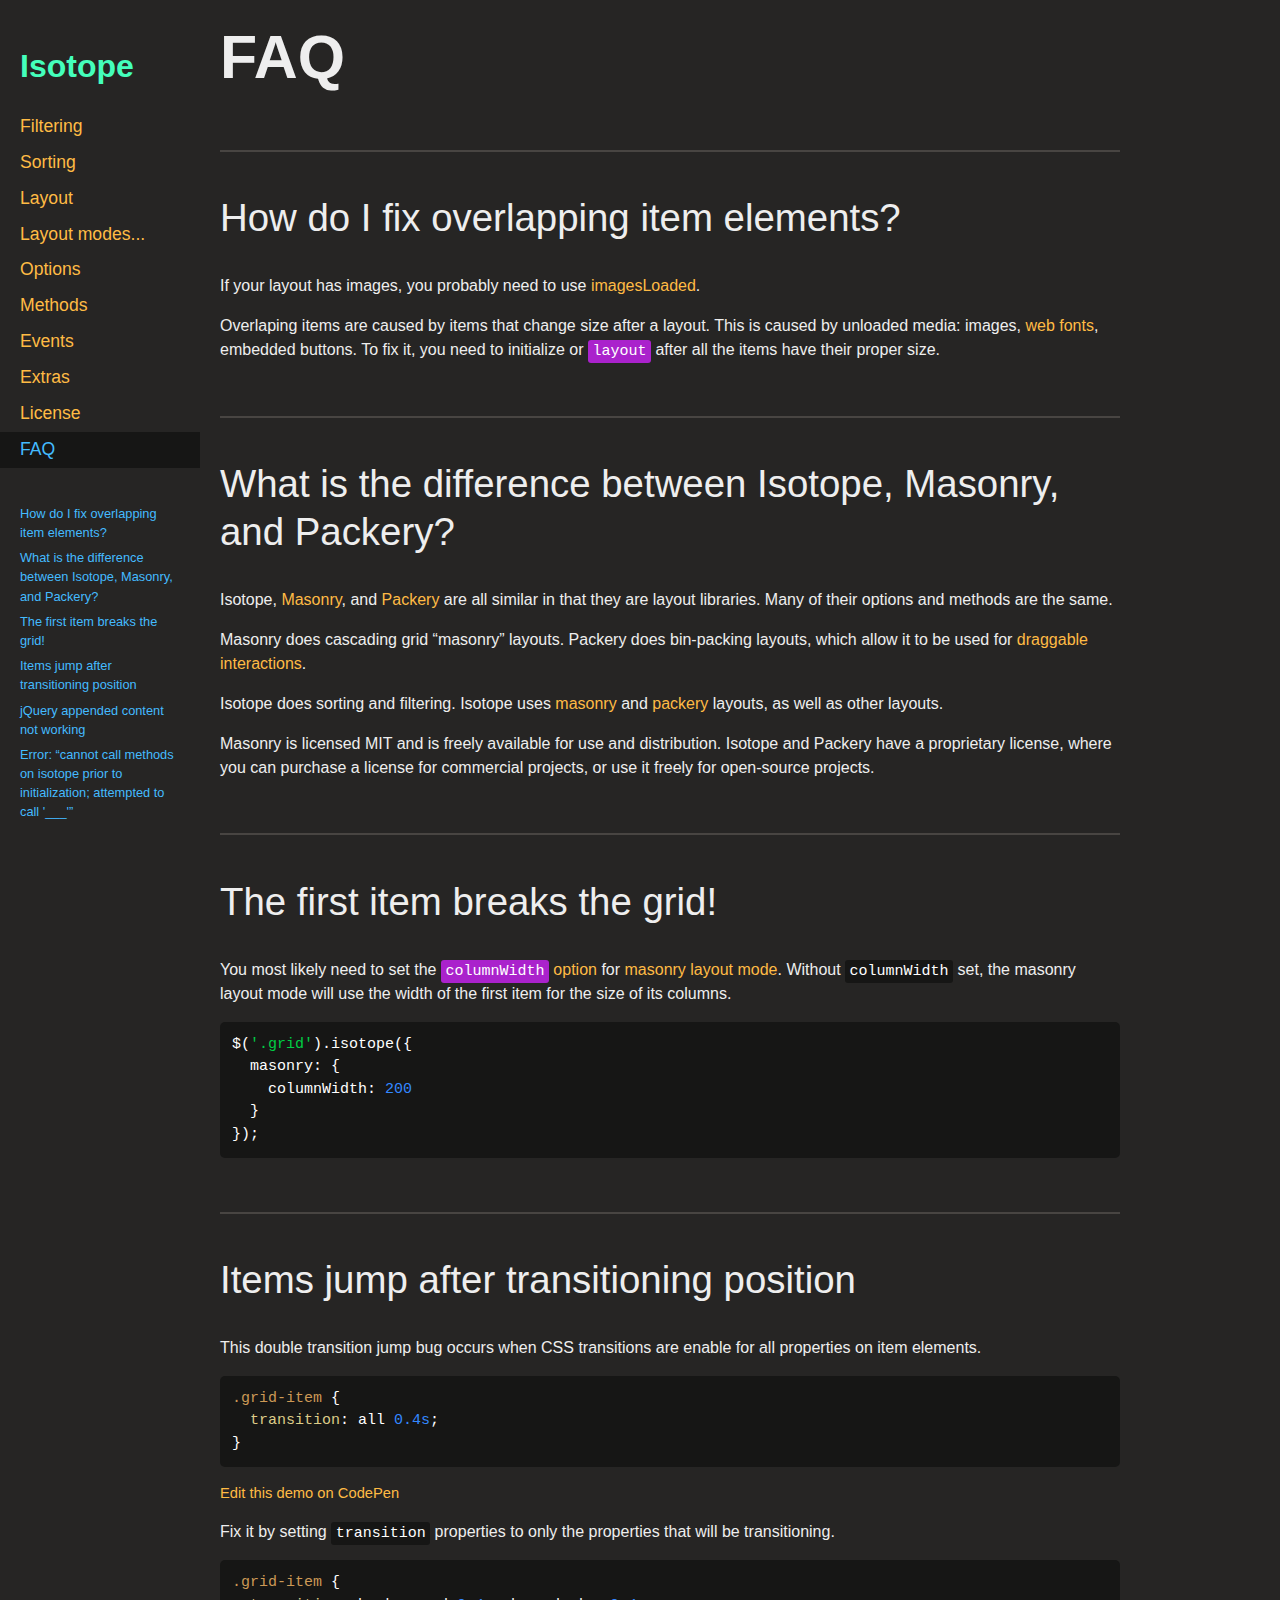
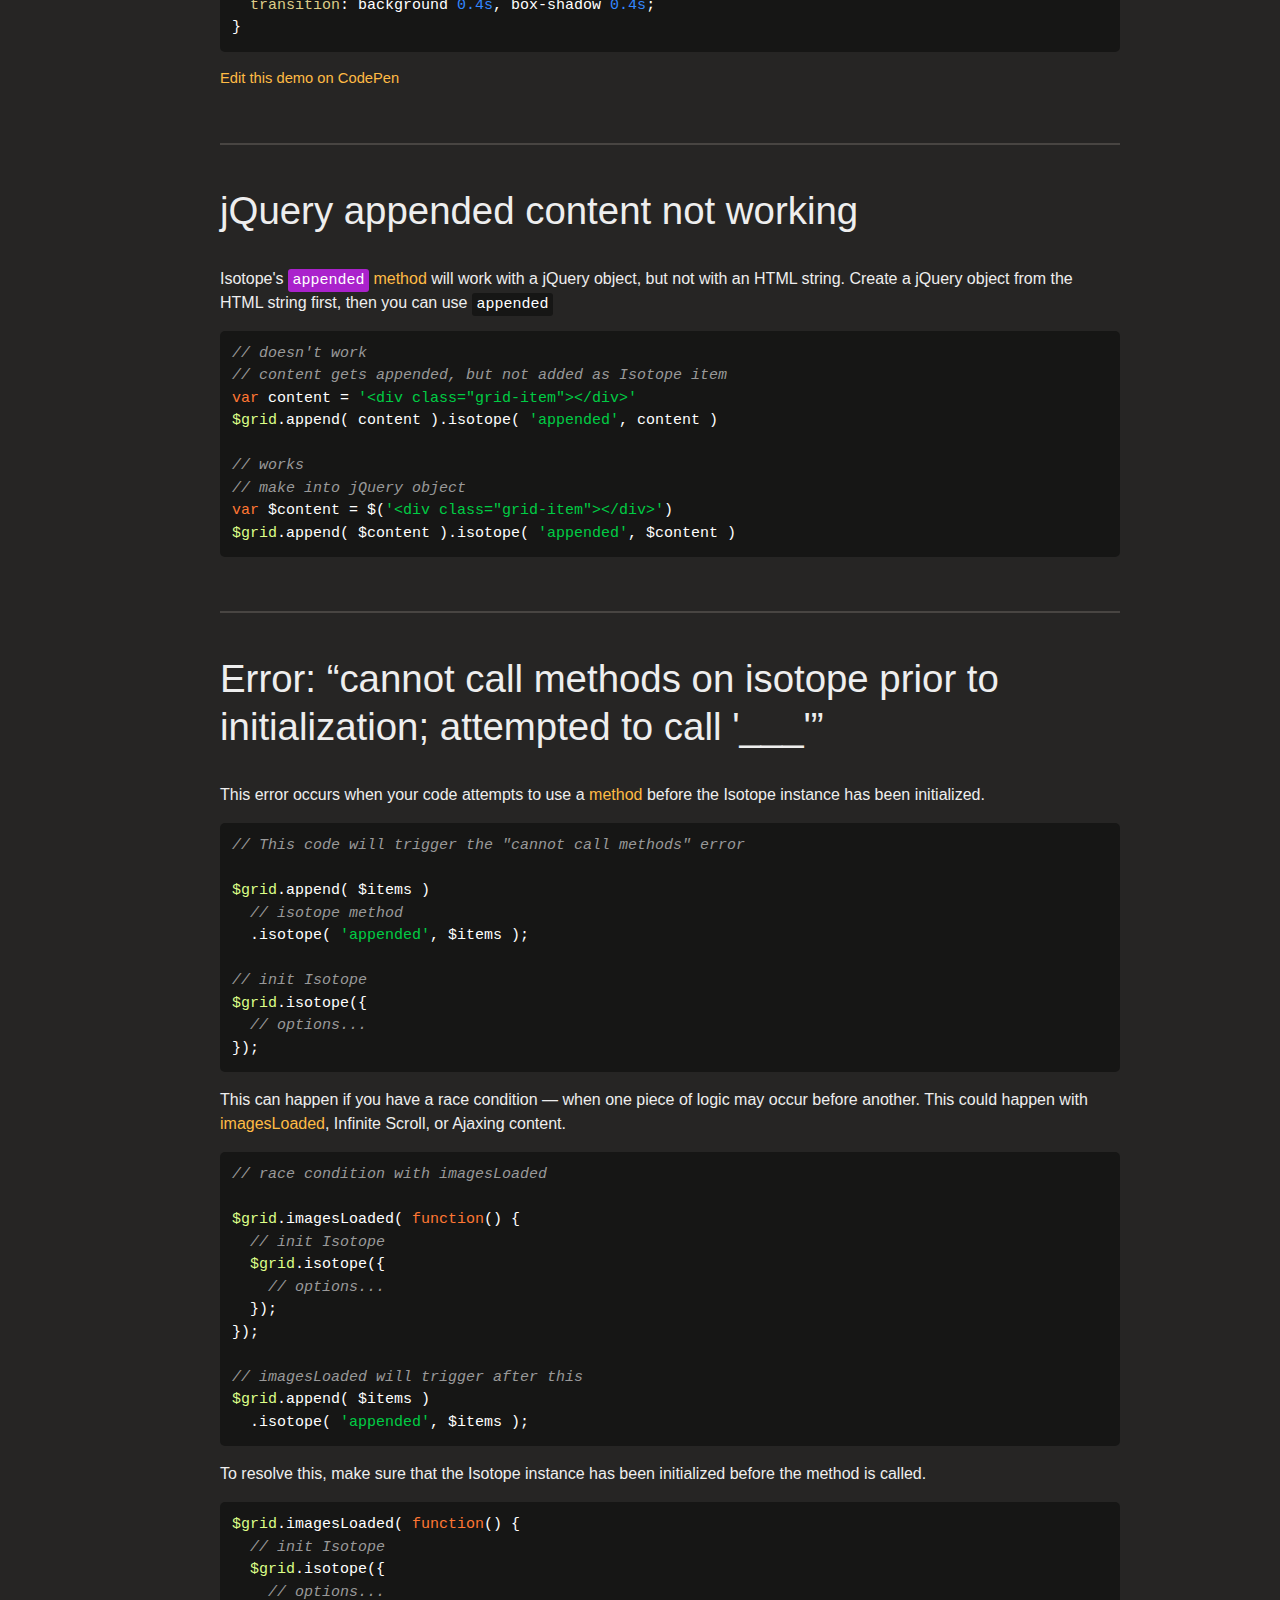
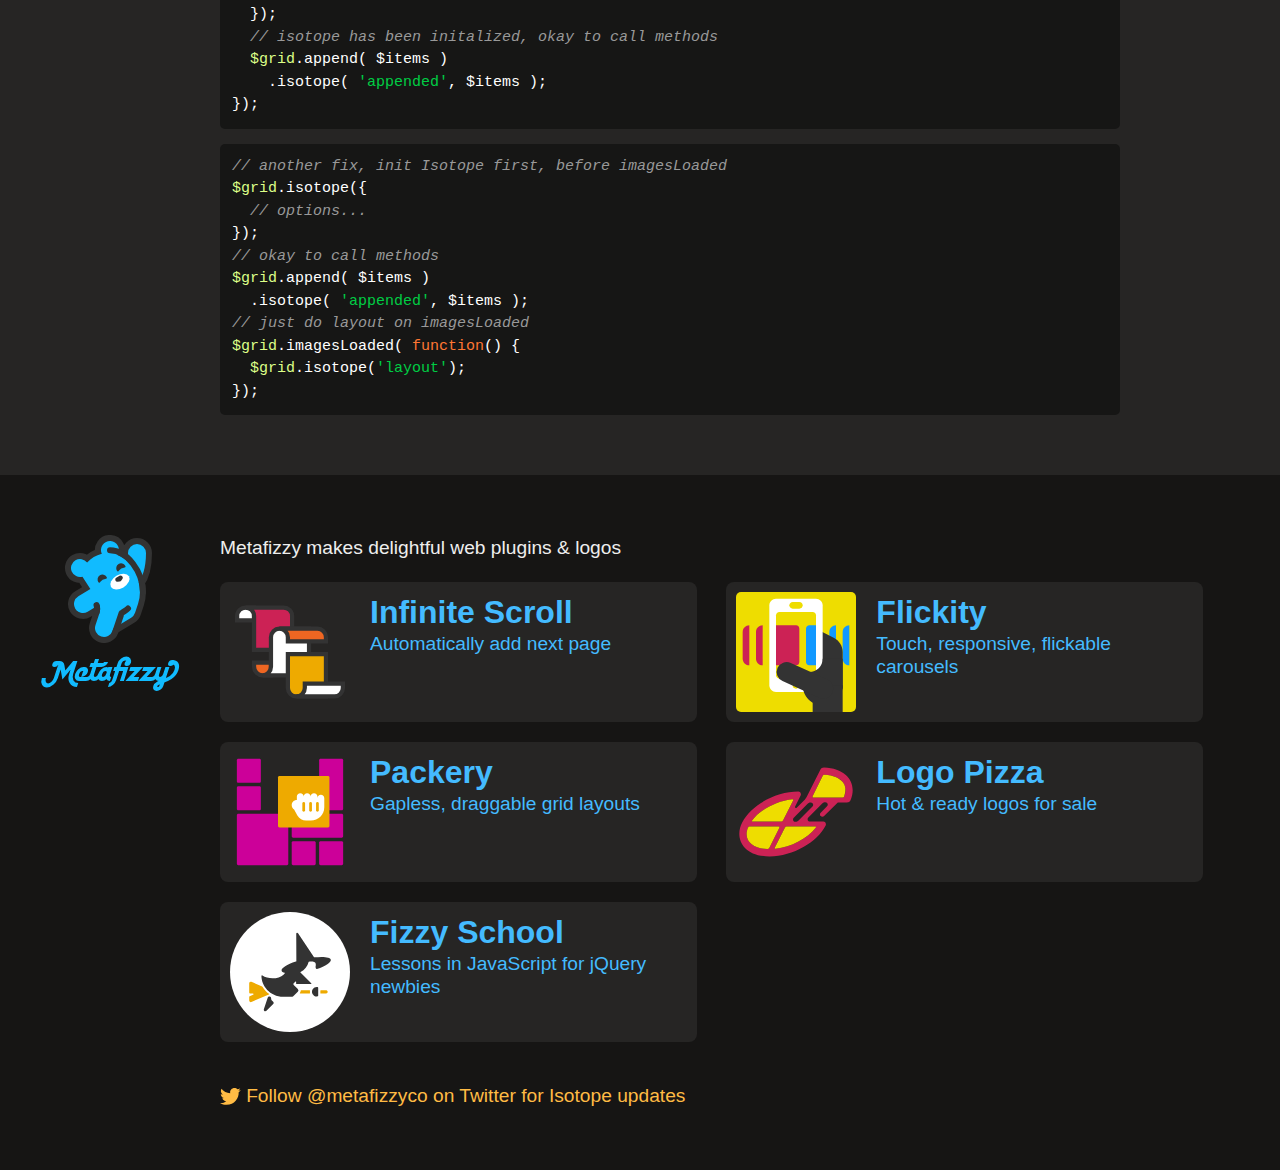
<file: Conception/isotope-docs/faq.html>
<!doctype html>
<html class="export" lang="en">
<head>
  <meta charset="utf-8">
  <meta name="viewport" content="width=device-width">
  <meta name="description" content="Filter &amp; sort magical layouts">

  <title>Isotope &#xB7; FAQ</title>

    <!-- Isotope does not require any CSS files -->
    <link rel="stylesheet" href="css/isotope-docs.css?6" media="screen">

  <meta name="twitter:card" content="summary">
  <meta name="twitter:site" content="@metafizzyco">
  <meta name="twitter:url" content="https://isotope.metafizzy.co/faq.html">
  <meta name="twitter:title" content="Isotope FAQ">
  <meta name="twitter:description" content="Filter &amp; sort magical layouts">

</head>
<body class="page--faq">


  <div class="nav">
    <h1 class="nav__title"><a href=".">Isotope</a></h1>
  
    <ol class="site-nav">
      <li class="site-nav__item site-nav__item--filtering">
        <a class="site-nav__item__link" href="filtering.html">Filtering</a></li>
      <li class="site-nav__item site-nav__item--sorting">
        <a class="site-nav__item__link" href="sorting.html">Sorting</a></li>
      <li class="site-nav__item site-nav__item--layout ">
        <a class="site-nav__item__link" href="layout.html">Layout</a>
      </li>
      <li class="site-nav__item site-nav__item--layout-modes sub-nav-parent">
        <a class="site-nav__item__link" href="layout-modes.html">Layout modes</a>
        <ul class="sub-nav">
            <li class="sub-nav__item sub-nav__item--masonry">
              <a class="sub-nav__item__link" href="layout-modes/masonry.html">masonry</a></li>
            <li class="sub-nav__item sub-nav__item--fitrows">
              <a class="sub-nav__item__link" href="layout-modes/fitrows.html">fitRows</a></li>
            <li class="sub-nav__item sub-nav__item--vertical">
              <a class="sub-nav__item__link" href="layout-modes/vertical.html">vertical</a></li>
            <li class="sub-nav__item sub-nav__item--packery">
              <a class="sub-nav__item__link" href="layout-modes/packery.html">packery</a></li>
            <li class="sub-nav__item sub-nav__item--cellsbyrow">
              <a class="sub-nav__item__link" href="layout-modes/cellsbyrow.html">cellsByRow</a></li>
            <li class="sub-nav__item sub-nav__item--masonryhorizontal">
              <a class="sub-nav__item__link" href="layout-modes/masonryhorizontal.html">masonryHorizontal</a></li>
            <li class="sub-nav__item sub-nav__item--fitcolumns">
              <a class="sub-nav__item__link" href="layout-modes/fitcolumns.html">fitColumns</a></li>
            <li class="sub-nav__item sub-nav__item--cellsbycolumn">
              <a class="sub-nav__item__link" href="layout-modes/cellsbycolumn.html">cellsByColumn</a></li>
            <li class="sub-nav__item sub-nav__item--horiz">
              <a class="sub-nav__item__link" href="layout-modes/horiz.html">horiz</a></li>
        </ul>
      </li>
      <li class="site-nav__item site-nav__item--options">
        <a class="site-nav__item__link" href="options.html">Options</a></li>
      <li class="site-nav__item site-nav__item--methods">
        <a class="site-nav__item__link" href="methods.html">Methods</a></li>
      <li class="site-nav__item site-nav__item--events">
        <a class="site-nav__item__link" href="events.html">Events</a></li>
      <li class="site-nav__item site-nav__item--extras">
        <a class="site-nav__item__link" href="extras.html">Extras</a></li>
      <li class="site-nav__item site-nav__item--license">
        <a class="site-nav__item__link" href="license.html">License</a></li>
      <li class="site-nav__item site-nav__item--faq">
        <a class="site-nav__item__link" href="faq.html">FAQ</a></li>
    </ol>
  
    <ul class="page-nav" data-js="page-nav">
<li class="page-nav__item page-nav__item--h2"><a href="#how-do-i-fix-overlapping-item-elements">How do I fix overlapping item elements?</a></li>
<li class="page-nav__item page-nav__item--h2"><a href="#what-is-the-difference-between-isotope-masonry-and-packery">What is the difference between Isotope, Masonry, and Packery?</a></li>
<li class="page-nav__item page-nav__item--h2"><a href="#the-first-item-breaks-the-grid">The first item breaks the grid!</a></li>
<li class="page-nav__item page-nav__item--h2"><a href="#items-jump-after-transitioning-position">Items jump after transitioning position</a></li>
<li class="page-nav__item page-nav__item--h2"><a href="#jquery-appended-content-not-working">jQuery appended content not working</a></li>
<li class="page-nav__item page-nav__item--h2"><a href="#error-cannot-call-methods-on-isotope-prior-to-initialization-attempted-to-call-___">Error: &#x201C;cannot call methods on isotope prior to initialization; attempted to call &apos;___&apos;&#x201D;</a></li>
</ul>
  </div>


  <div id="content" class="main">
    <div class="container">
        <h1>FAQ</h1>



  <h2 id="how-do-i-fix-overlapping-item-elements">How do I fix overlapping item elements?</h2>

  <p>If your layout has images, you probably need to use <a href="layout.html#imagesloaded">imagesLoaded</a>.</p>

  <p>Overlaping items are caused by items that change size after a layout. This is caused by unloaded media: images, <a href="extras.html#web-fonts">web fonts</a>, embedded buttons. To fix it, you need to initialize or <a href="methods.html#layout"><code>layout</code></a> after all the items have their proper size.</p>


  <h2 id="what-is-the-difference-between-isotope-masonry-and-packery">What is the difference between Isotope, Masonry, and Packery?</h2>

  <p>Isotope, <a href="https://masonry.desandro.com">Masonry</a>, and <a href="https://packery.metafizzy.co">Packery</a> are all similar in that they are layout libraries. Many of their options and methods are the same.</p>

  <p>Masonry does cascading grid &#x201C;masonry&#x201D; layouts. Packery does bin-packing layouts, which allow it to be used for <a href="https://packery.metafizzy.co/draggable.html">draggable interactions</a>.</p>

  <p>Isotope does sorting and filtering. Isotope uses <a href="layout-modes/masonry.html">masonry</a> and <a href="layout-modes/packery.html">packery</a> layouts, as well as other layouts. </p>

  <p>Masonry is licensed MIT and is freely available for use and distribution. Isotope and Packery have a proprietary license, where you can purchase a license for commercial projects, or use it freely for open-source projects.</p>


<h2 id="the-first-item-breaks-the-grid">The first item breaks the grid!</h2>

<p>You most likely need to set the <a href="layout-modes/masonry.html#columnwidth"><code>columnWidth</code> option</a> for <a href="layout-modes/masonry.html">masonry layout mode</a>. Without <code>columnWidth</code> set, the masonry layout mode will use the width of the first item for the size of its columns.</p>

<pre><code class="js">$(<span class="string">&apos;.grid&apos;</span>).isotope({
  <span class="attr">masonry</span>: {
    <span class="attr">columnWidth</span>: <span class="number">200</span>
  }
});
</code></pre>


<h2 id="items-jump-after-transitioning-position">Items jump after transitioning position</h2>

<p>This double transition jump bug occurs when CSS transitions are enable for all properties on item elements.</p>

<pre><code class="css"><span class="selector-class">.grid-item</span> {
  <span class="attribute">transition</span>: all <span class="number">0.4s</span>;
}
</code></pre>

<p class="edit-demo">
    <a href="https://codepen.io/desandro/pen/NxoRxp">Edit this demo on CodePen</a>
</p>

<p>Fix it by setting <code>transition</code> properties to only the properties that will be transitioning.</p>

<pre><code class="css"><span class="selector-class">.grid-item</span> {
  <span class="attribute">transition</span>: background <span class="number">0.4s</span>, box-shadow <span class="number">0.4s</span>;
}
</code></pre>

<p class="edit-demo">
    <a href="https://codepen.io/desandro/pen/qbgaRG">Edit this demo on CodePen</a>
</p>


<h2 id="jquery-appended-content-not-working">jQuery appended content not working</h2>

<p>Isotope&apos;s <a href="methods.html#appended"><code>appended</code> method</a> will work with a jQuery object, but not with an HTML string. Create a jQuery object from the HTML string first, then you can use <code>appended</code></p>

<pre><code class="js"><span class="comment">// doesn&apos;t work</span>
<span class="comment">// content gets appended, but not added as Isotope item</span>
<span class="keyword">var</span> content = <span class="string">&apos;&lt;div class=&quot;grid-item&quot;&gt;&lt;/div&gt;&apos;</span>
<span class="jquery_var">$grid</span>.append( content ).isotope( <span class="string">&apos;appended&apos;</span>, content )

<span class="comment">// works</span>
<span class="comment">// make into jQuery object</span>
<span class="keyword">var</span> $content = $(<span class="string">&apos;&lt;div class=&quot;grid-item&quot;&gt;&lt;/div&gt;&apos;</span>)
<span class="jquery_var">$grid</span>.append( $content ).isotope( <span class="string">&apos;appended&apos;</span>, $content )
</code></pre>


<h2 id="error-cannot-call-methods-on-isotope-prior-to-initialization-attempted-to-call-___">Error: &#x201C;cannot call methods on isotope prior to initialization; attempted to call &apos;___&apos;&#x201D;</h2>

<p>This error occurs when your code attempts to use a <a href="methods.html">method</a> before the Isotope instance has been initialized.</p>

<pre><code class="js"><span class="comment">// This code will trigger the &quot;cannot call methods&quot; error</span>

<span class="jquery_var">$grid</span>.append( $items )
  <span class="comment">// isotope method</span>
  .isotope( <span class="string">&apos;appended&apos;</span>, $items );

<span class="comment">// init Isotope</span>
<span class="jquery_var">$grid</span>.isotope({
  <span class="comment">// options...</span>
});
</code></pre>

<p>This can happen if you have a race condition &#x2014; when one piece of logic may occur before another. This could happen with <a href="layout.html#imagesloaded">imagesLoaded</a>, Infinite Scroll, or Ajaxing content.</p>

<pre><code class="js"><span class="comment">// race condition with imagesLoaded</span>

<span class="jquery_var">$grid</span>.imagesLoaded( <span class="function"><span class="keyword">function</span>(<span class="params"></span>) </span>{
  <span class="comment">// init Isotope</span>
  <span class="jquery_var">$grid</span>.isotope({
    <span class="comment">// options...</span>
  });
});

<span class="comment">// imagesLoaded will trigger after this</span>
<span class="jquery_var">$grid</span>.append( $items )
  .isotope( <span class="string">&apos;appended&apos;</span>, $items );
</code></pre>

<p>To resolve this, make sure that the Isotope instance has been initialized before the method is called.</p>

<pre><code class="js"><span class="jquery_var">$grid</span>.imagesLoaded( <span class="function"><span class="keyword">function</span>(<span class="params"></span>) </span>{
  <span class="comment">// init Isotope</span>
  <span class="jquery_var">$grid</span>.isotope({
    <span class="comment">// options...</span>
  });
  <span class="comment">// isotope has been initalized, okay to call methods</span>
  <span class="jquery_var">$grid</span>.append( $items )
    .isotope( <span class="string">&apos;appended&apos;</span>, $items );
});
</code></pre>

<pre><code class="js"><span class="comment">// another fix, init Isotope first, before imagesLoaded</span>
<span class="jquery_var">$grid</span>.isotope({
  <span class="comment">// options...</span>
});
<span class="comment">// okay to call methods</span>
<span class="jquery_var">$grid</span>.append( $items )
  .isotope( <span class="string">&apos;appended&apos;</span>, $items );
<span class="comment">// just do layout on imagesLoaded</span>
<span class="jquery_var">$grid</span>.imagesLoaded( <span class="function"><span class="keyword">function</span>(<span class="params"></span>) </span>{
  <span class="jquery_var">$grid</span>.isotope(<span class="string">&apos;layout&apos;</span>);
});
</code></pre>

    </div>
  </div>

  <footer class="site-footer">
  
    <div class="container">
  
      <p class="site-footer__copy">Metafizzy makes delightful web plugins &amp; logos</p>
  
      <div class="showcase">
      
        <ul class="showcase-item-list">
      
            <li class="showcase-item">
              <a class="showcase-item__link" href="https://infinite-scroll.com">
                <div class="showcase-item__image">
                    <svg class="infinite-scroll-illo" xmlns="http://www.w3.org/2000/svg" viewbox="0 0 520 520" width="200" height="200">
                      <path class="infinite-scroll-illo__page infinite-scroll-illo__page--back" d="M90,110H10V90c0-22,18-40,40-40h40V110z"/>
                      <path class="infinite-scroll-illo__page infinite-scroll-illo__page--front1" d="M270,90L270,90c0-22-18-40-40-40h0H50h0c22,0,40,18,40,40v0v0v160h180V90z"/>
                      <path class="infinite-scroll-illo__page infinite-scroll-illo__page--front2" d="M170,330v-20H90v20v0c0,22,18,40,40,40h0h40V330z"/>
                      <path class="infinite-scroll-illo__page infinite-scroll-illo__page--back" d="M350,150H210c-22,0-40,18-40,40v140v0c0,22-18,40-40,40h0h220V150z"/>
                      <path class="infinite-scroll-illo__page infinite-scroll-illo__page--front3" d="M430,470V270H250v160c0,22,18,40,40,40H430z"/>
                      <path class="infinite-scroll-illo__page infinite-scroll-illo__page--front2" d="M250,190v20h180v-20c0-22-18-40-40-40H210h0C232,150,250,168,250,190L250,190z"/>
                      <path class="infinite-scroll-illo__page infinite-scroll-illo__page--back" d="M330,410v20v0c0,22-18,40-40,40h0h180c22,0,40-18,40-40v-20H330z"/>
                    </svg>
                </div>
                <div class="showcase-item__text">
                  <h3 class="showcase-item__title">Infinite Scroll</h3>
                  <p class="showcase-item__description">Automatically add next page</p>
                </div>
              </a>
            </li>
      
            <li class="showcase-item">
              <a class="showcase-item__link" href="https://flickity.metafizzy.co">
                <div class="showcase-item__image">
                    <svg class="flickity-illo" xmlns="http://www.w3.org/2000/svg" viewbox="0 0 360 360" width="100" height="100">
                      <path class="flickity-illo__color1" fill="#19F" d="M300 220L300 220c-11 0-20-9-20-20v-80c0-11 9-20 20-20h0V220z"/>
                      <path class="flickity-illo__color1" fill="#19F" d="M340 220L340 220c-11 0-20-9-20-20v-80c0-11 9-20 20-20h0V220z"/>
                      <path class="flickity-illo__color2" fill="#333" d="M320 290V180c0-18-10-35-27-43L240 110v180H320z"/>
                      <path class="flickity-illo__color3" fill="white" d="M240 300H120c-11 0-20-9-20-20V40c0-11 9-20 20-20h120c11 0 20 9 20 20v240C260 291 251 300 240 300z"/>
                      <path class="flickity-illo__color4" fill="#ED0" d="M230 260H130c-6 0-10-5-10-10V70c0-6 5-10 10-10h100c6 0 10 5 10 10v180 C240 256 236 260 230 260z"/>
                      <path class="flickity-illo__color2" fill="#333" d="M260 200h60v81c0 32-26 59-59 59h0c-34 0-61-27-61-61V240h20 C242 240 260 222 260 200L260 200z"/>
                      <path class="flickity-illo__color5" fill="#C25" d="M180 220h-60V100h60c6 0 10 5 10 10v100C190 216 186 220 180 220z"/>
                      <path class="flickity-illo__color1" fill="#19F" d="M240 220h-20c-6 0-10-5-10-10V110c0-6 5-10 10-10h20V220z"/>
                      <rect class="flickity-illo__color2" fill="#333" x="230" y="280" width="90" height="80"/>
                      <circle class="flickity-illo__color4" fill="#ED0" cx="180" cy="280" r="10"/>
                      <line class="flickity-illo__thumb" stroke="#333" stroke-width="60" stroke-linecap="round" x1="262" y1="290" x2="152" y2="240"/>
                      <path class="flickity-illo__color4" fill="#ED0" d="M190 50h-20c-6 0-10-5-10-10v0c0-6 5-10 10-10h20c6 0 10 5 10 10v0C200 46 196 50 190 50z"/>
                      <path class="flickity-illo__color5" fill="#C25" d="M80 220L80 220c-11 0-20-9-20-20v-80c0-11 9-20 20-20h0V220z"/>
                      <path class="flickity-illo__color5" fill="#C25" d="M40 220L40 220c-11 0-20-9-20-20v-80c0-11 9-20 20-20h0V220z"/>
                    </svg>
                </div>
                <div class="showcase-item__text">
                  <h3 class="showcase-item__title">Flickity</h3>
                  <p class="showcase-item__description">Touch, responsive, flickable carousels</p>
                </div>
              </a>
            </li>
      
            <li class="showcase-item">
              <a class="showcase-item__link" href="https://packery.metafizzy.co">
                <div class="showcase-item__image">
                    <svg class="packery-illo" xmlns="http://www.w3.org/2000/svg" viewbox="0 0 700 700" width="100" height="100">
                      <path class="packery-illo__item" fill="#C09" d="M172 180H48c-4 0-8-4-8-8V48c0-4 4-8 8-8h124c4 0 8 4 8 8v124C180 176 176 180 172 180z"/>
                      <path class="packery-illo__item" fill="#C09" d="M172 340H48c-4 0-8-4-8-8V208c0-4 4-8 8-8h124c4 0 8 4 8 8v124C180 336 176 340 172 340z"/>
                      <path class="packery-illo__item" fill="#C09" d="M492 660H368c-4 0-8-4-8-8V528c0-4 4-8 8-8h124c4 0 8 4 8 8v124C500 656 496 660 492 660z"/>
                      <path class="packery-illo__item" fill="#C09" d="M652 660H528c-4 0-8-4-8-8V528c0-4 4-8 8-8h124c4 0 8 4 8 8v124C660 656 656 660 652 660z"/>
                      <path class="packery-illo__item" fill="#C09" d="M652 500H368c-4 0-8-4-8-8V368c0-4 4-8 8-8h284c4 0 8 4 8 8v124C660 496 656 500 652 500z"/>
                      <path class="packery-illo__item" fill="#C09" d="M332 660H48c-4 0-8-4-8-8V368c0-4 4-8 8-8h284c4 0 8 4 8 8v284C340 656 336 660 332 660z"/>
                      <path class="packery-illo__item" fill="#C09" d="M652 340H528c-4 0-8-4-8-8V48c0-4 4-8 8-8h124c4 0 8 4 8 8v284C660 336 656 340 652 340z"/>
                      <path class="packery-illo__draggie" fill="#EA0" d="M572 440H288c-4 0-8-4-8-8V148c0-4 4-8 8-8h284c4 0 8 4 8 8v284C580 436 576 440 572 440z"/>
                      <g>
                        <path class="packery-illo__hand" fill="white" d="M530 250c-11 0-20 9-20 20v-10c0-11-9-20-20-20s-20 9-20 20c0-11-9-20-20-20s-20 9-20 20c0-11-9-20-20-20
                          s-20 9-20 20v20c-17 0-30 13-30 30c0 11 6 20 14 25l19 35c10 18 30 30 51 30h28
                          c43 0 78-35 78-78V270C550 259 541 250 530 250z"/>
                        <line class="packery-illo__hand-line" stroke="#EA0" fill="none" stroke-width="16" stroke-linecap="round" x1="430" y1="300" x2="430" y2="340"/>
                        <line class="packery-illo__hand-line" stroke="#EA0" fill="none" stroke-width="16" stroke-linecap="round" x1="470" y1="300" x2="470" y2="340"/>
                        <line class="packery-illo__hand-line" stroke="#EA0" fill="none" stroke-width="16" stroke-linecap="round" x1="510" y1="300" x2="510" y2="340"/>
                      </g>
                    </svg>
                </div>
                <div class="showcase-item__text">
                  <h3 class="showcase-item__title">Packery</h3>
                  <p class="showcase-item__description">Gapless, draggable grid layouts</p>
                </div>
              </a>
            </li>
      
            <li class="showcase-item">
              <a class="showcase-item__link" href="http://logo.pizza">
                <div class="showcase-item__image">
                    <svg class="logo-pizza-illo" xmlns="http://www.w3.org/2000/svg" viewbox="0 0 700 700" width="100" height="100">
                      <path class="logo-pizza-illo__outline" fill="#C25" d="M513 91c-9-0-17 5-21 12l-80 160c-3 5-6 10-11 15l-47 47
                        c-5 5-12-1-9-7l32-64c5-11-2-23-14-23h-0c-121 0-268 70-327 180
                        C-9 497 35 609 196 609c138 0 279-85 327-180v0c5-11-2-23-14-23h-77c-13 0-19-15-10-24
                        l81-81c5-5 11-8 18-8l0 0c13 0 19 15 10 24L494 354c-6 6-6 14 0 20c3 3 6 4 10 4
                        c4 0 7-1 10-4l80-80h53c9 0 17-5 21-13C707 190 656 97 513 91z M334 281l-59 117
                        c-2 5-7 8-13 8H97c-4 0-6-4-3-7c49-64 143-114 236-124C333 275 335 278 334 281z
                         M70 441c2-4 6-7 10-7h168c4 0 7 4 5 8l-59 118c-2 4-6 6-11 6
                        C106 565 38 521 70 441z M466 441c-49 64-143 114-236 124c-3 0-6-3-4-6l59-117
                        c2-5 7-8 13-8h166C466 434 468 438 466 441z M446 318l-81 81c-5 5-11 8-18 8l0 0
                        c-13 0-19-15-10-24l81-81c5-5 11-8 18-8l0 0C449 294 455 309 446 318z M447 258L506 139
                        c2-4 6-7 11-6c101 7 140 60 114 126c-2 4-6 7-10 7H452C448 266 445 262 447 258z"/>
                      <path class="logo-pizza-illo__slice" fill="#ED0" d="M334 281l-59 117c-2 5-7 8-13 8H97c-4 0-6-4-3-7
                        c49-64 143-114 236-124C333 275 335 278 334 281z"/>
                      <path class="logo-pizza-illo__slice" fill="#ED0" d="M70 441c2-4 6-7 10-7h168c4 0 7 4 5 8l-59 118c-2 4-6 6-11 6
                        C106 565 38 521 70 441z"/>
                      <path class="logo-pizza-illo__slice" fill="#ED0" d="M466 441c-49 64-143 114-236 124c-3 0-6-3-4-6l59-117
                        c2-5 7-8 13-8h166C466 434 468 438 466 441z"/>
                      <path class="logo-pizza-illo__slice" fill="#ED0" d="M447 258L506 139c2-4 6-7 11-6c101 7 140 60 114 126c-2 4-6 7-10 7H452
                        C448 266 445 262 447 258z"/>
                    </svg>
                </div>
                <div class="showcase-item__text">
                  <h3 class="showcase-item__title">Logo Pizza</h3>
                  <p class="showcase-item__description">Hot &amp; ready logos for sale</p>
                </div>
              </a>
            </li>
      
            <li class="showcase-item">
              <a class="showcase-item__link" href="http://fizzy.school">
                <div class="showcase-item__image">
                    <svg class="witchie-logo" xmlns="http://www.w3.org/2000/svg" viewbox="0 0 1000 1000" width="200" height="200">
                      <circle class="witchie-logo__moon" fill="white" cx="500" cy="500" r="500"/>
                      <path class="witchie-logo__broom" fill="#EA0" d="M582 675a35 35 0 0 0 8-20 3 3 0 0 1 3-2h71a3 3 0 0 1 3 3 59 59 0 0 0 0 20 3 3 0 0 1-3 3h-79A3 3 0 0 1 582 675Zm219 4a13 13 0 0 0 13-14c-1-7-7-12-14-12h-44a3 3 0 0 0-3 3v21a3 3 0 0 0 3 3ZM299 660a203 203 0 0 1-27-36 8 8 0 0 0-4-3L178 582a13 13 0 0 0-18 12v77a8 8 0 0 0 8 8h22a5 5 0 0 1 2 10L164 703a8 8 0 0 0-4 7v28a13 13 0 0 0 18 12l146-63a3 3 0 0 0 1-5A197 197 0 0 1 299 660Z"/>
                      <path class="witchie-logo__dress" fill="#333" d="M326 705h4a13 13 0 0 1 13 13v8a13 13 0 0 0 4 9l13 13a13 13 0 0 1 0 19l-56 56c-10 10-26-0-22-13L314 714A13 13 0 0 1 326 705Zm397-79c-27 0-47 26-37 54 3 7 11 16 17 19a42 42 0 0 0 19 5 38 38 0 0 0 7-1 8 8 0 0 0 6-8v-62a8 8 0 0 0-6-8 38 38 0 0 0-7-1M840 397c-3-15-33-23-77-23a521 521 0 0 0-59 4 5 5 0 0 1-5-2L567 177a8 8 0 0 0-7-4 8 8 0 0 0-8 8l1 227a5 5 0 0 1-4 5c-74 24-123 55-119 76 2 8 11 14 26 18a3 3 0 0 1 1 4l-11 11c-20 20-56 30-92 30-31 0-63-8-84-23a5 5 0 0 0-3-1 5 5 0 0 0-5 5c0 78 68 173 183 173h75a10 10 0 0 0 7-3l38-38a16 16 0 0 0 0-23l-34-34a10 10 0 0 1 0-14l15-15a3 3 0 0 1 5 2v15a5 5 0 0 0 5 5H674a4 4 0 0 0 3-7l-90-90a3 3 0 0 1 1-4c34-19 59-49 67-84a3 3 0 0 1 2-2c6-1 12-1 17-1 22 0 37 5 39 14 1 6 3 11 2 17-5 17 1 31 8 31a6 6 0 0 0 2-0C797 448 845 419 840 397Z"/>
                    </svg>
                </div>
                <div class="showcase-item__text">
                  <h3 class="showcase-item__title">Fizzy School</h3>
                  <p class="showcase-item__description">Lessons in JavaScript for jQuery newbies</p>
                </div>
              </a>
            </li>
      
        </ul> 
      
      </div>
  
      <p class="site-footer__copy">
        <a href="https://twitter.com/metafizzyco">
          <svg class="twitter-logo" xmlns="http://www.w3.org/2000/svg" viewbox="0 0 512 512" width="30" height="30">
            <path d="M512 97c-19 8-39 14-60 16 22-13 38-34 46-58-20 12-43 21-67 25-19-19-46-32-77-32-58 0-117 52-102 129-87-4-165-46-216-110-24 40-19 107 32 140-17 0-33-5-48-13v1c0 51 36 93 84 103-15 4-34 5-47 2 13 42 52 72 98 73-47 36-96 49-155 44 46 30 102 47 161 47 197 0 306-168 299-312 20-15 38-34 52-55z"/>
          </svg>
          Follow @metafizzyco on Twitter for Isotope updates
        </a>
      </p>
  
      <div class="mfzy-brand">
        <a class="mfzy-brand__link" href="https://metafizzy.co">
          <svg class="mfzy-logo" xmlns="http://www.w3.org/2000/svg" xmlns:xlink="http://www.w3.org/1999/xlink" viewbox="0 0 144 144" width="36" height="36">
            <title>Metafizzy logo</title>
            <defs>
              <path id="mfzy-logo__body" d="M 120 24 a 12 12 0 0 0-24 0 a 72 72 0 0 1 -1 11
                a 40 40 0 0 0 -13 -8.5 A 12 12 0 1 0 61.1 25.1 c -8 2 -14 6 -19.6 11.6 
                A 12 12 0 1 0 35.3 55.5 L 45.8 72.1 l -16 9.6 A 12 12 0 0 0 42.2 102.3
                L 58 92.8 a 20 20 0 0 1 -0.2 11.9 l -5.2 15.5 a 12 12 0 0 0 22.8 7.6
                l 1.1 -3.3 l 23.7 -14.2 a 12 12 0 0 0 5.2 -6.5 l 4 -12 A 50 50 0 0 0 111.9 76
                a 52 52 0 0 0 -1.6 -12.8 C 115 57 120 44 120 24Z"/>
              <path id="mfzy-logo__eye" d="M 0 6.5 a 6.5 6.5 0 0 1 13 0 c 0 3.5 -3 0.5 -6.5 0.5 s -6.5 3 -6.5 -0.5 Z"/>
              <clippath id="mfzy-logo__body-clip">
                <use xlink:href="#mfzy-logo__body"/>
              </clippath>
            </defs>
            <use class="mfzy-logo__body-outline" xlink:href="#mfzy-logo__body" fill="#333" stroke="#333" stroke-width="16"/>
            <use class="mfzy-logo__body-fill" xlink:href="#mfzy-logo__body"/>
            <g class="mfzy-logo__stripes" clip-path="url(#mfzy-logo__body-clip)">
              <rect fill="#E62" x="16" width="120" height="138"/>
              <path fill="#C25" d="M96 24L16 72V0h80v24z"/>
              <path fill="#EA0" d="M116 70L16 130v-26l95-57 5 23z"/>
              <path fill="#19F" d="M136 138H16v-8l120-72v80z"/>
            </g>
            <path class="mfzy-logo__cut-ins" stroke="#333" fill="none" stroke-linecap="round" stroke-linejoin="round" stroke-width="8" d="M 72 20.4 c 23 0 44 29 44 56
              M 54 103.4 a 16 16 0 0 0 0 -10
              M 96 98 c -2 2 -8 6 -8.5,6 l -8.4 25.1"/>
            <g transform="translate(53 57) rotate(-31)">
              <ellipse class="mfzy-logo__snout" cx="25" cy="21" rx="14" ry="9" fill="#FFF"/>
              <use class="mfzy-logo__feature" xlink:href="#mfzy-logo__eye" fill="#333"/>
              <use class="mfzy-logo__feature" xlink:href="#mfzy-logo__eye" fill="#333" transform="translate(29 0)"/>
              <path class="mfzy-logo__feature" d="M 28.6 14 a 3 3 0 0 1 1.3 5.6 l -2.6 1.2 a 3 3 0 0 1 -2.6 0
                l -2.6 -1.2 a 3 3 0 0 1 1.3 -5.6 Z" fill="#333"/>
            </g>
          </svg>
          <svg class="mfzy-wordmark" xmlns="http://www.w3.org/2000/svg" viewbox="0 0 280 80" fill="none" stroke="#333" width="140" height="40">
            <g transform="skewX(-18)">
              <path stroke-width="8" d="M38 20h6c4 0 7 2 9 6l9 18l12-24h2v22
              a20 22 0 0 0 20 22M48 22v28a12 15 0 0 1-24 0M98 44a6 6 0 0 0 0-12h-2
              a8 10 0 0 0 0 20h14a8 10 0 0 0 8-10M118 12v30a8 10 0 0 0 16 0M150 36
              q-4-4-8-4a8 10 0 1 0 8 10m0-14v14a8 10 0 0 0 8 10M184 20a9 9 0 0 0-18 0
              v34a8 10 0 0 1-8 10M158 32h24v24M190 32h18l-12 20h18M216 32h18l-12 20h18
              a8 10 0 0 0 8-10m0-14v14a8 10 0 0 0 16 0m0-14v38a6 6 0 0 1-12 0
              c0-12 32-8 32-32c0-10-6-16-15-16M108 24h24a6 6 0 0 0 6-6M102 38h-4"/>
              <g stroke-width="6">
                <circle cx="38" cy="22" r="3"/>
                <circle cx="182" cy="20" r="3"/>
                <circle cx="269" cy="20" r="3"/>
              </g>
            </g>
          </svg>
        </a>
      </div>
  
    </div>
  
  </footer>

<!-- Looking for isotope.js? Use isotope.pkgd.min.js -->
<!-- Isotope does NOT require jQuery. But it does make things easier -->
<script src="https://code.jquery.com/jquery-3.1.1.min.js"></script>
<script>window.jQuery || document.write('<script src="js/jquery.min.js"><\/script>')</script>

  <script src="js/isotope-docs.min.js?6"></script>


</body>
</html>
</file>
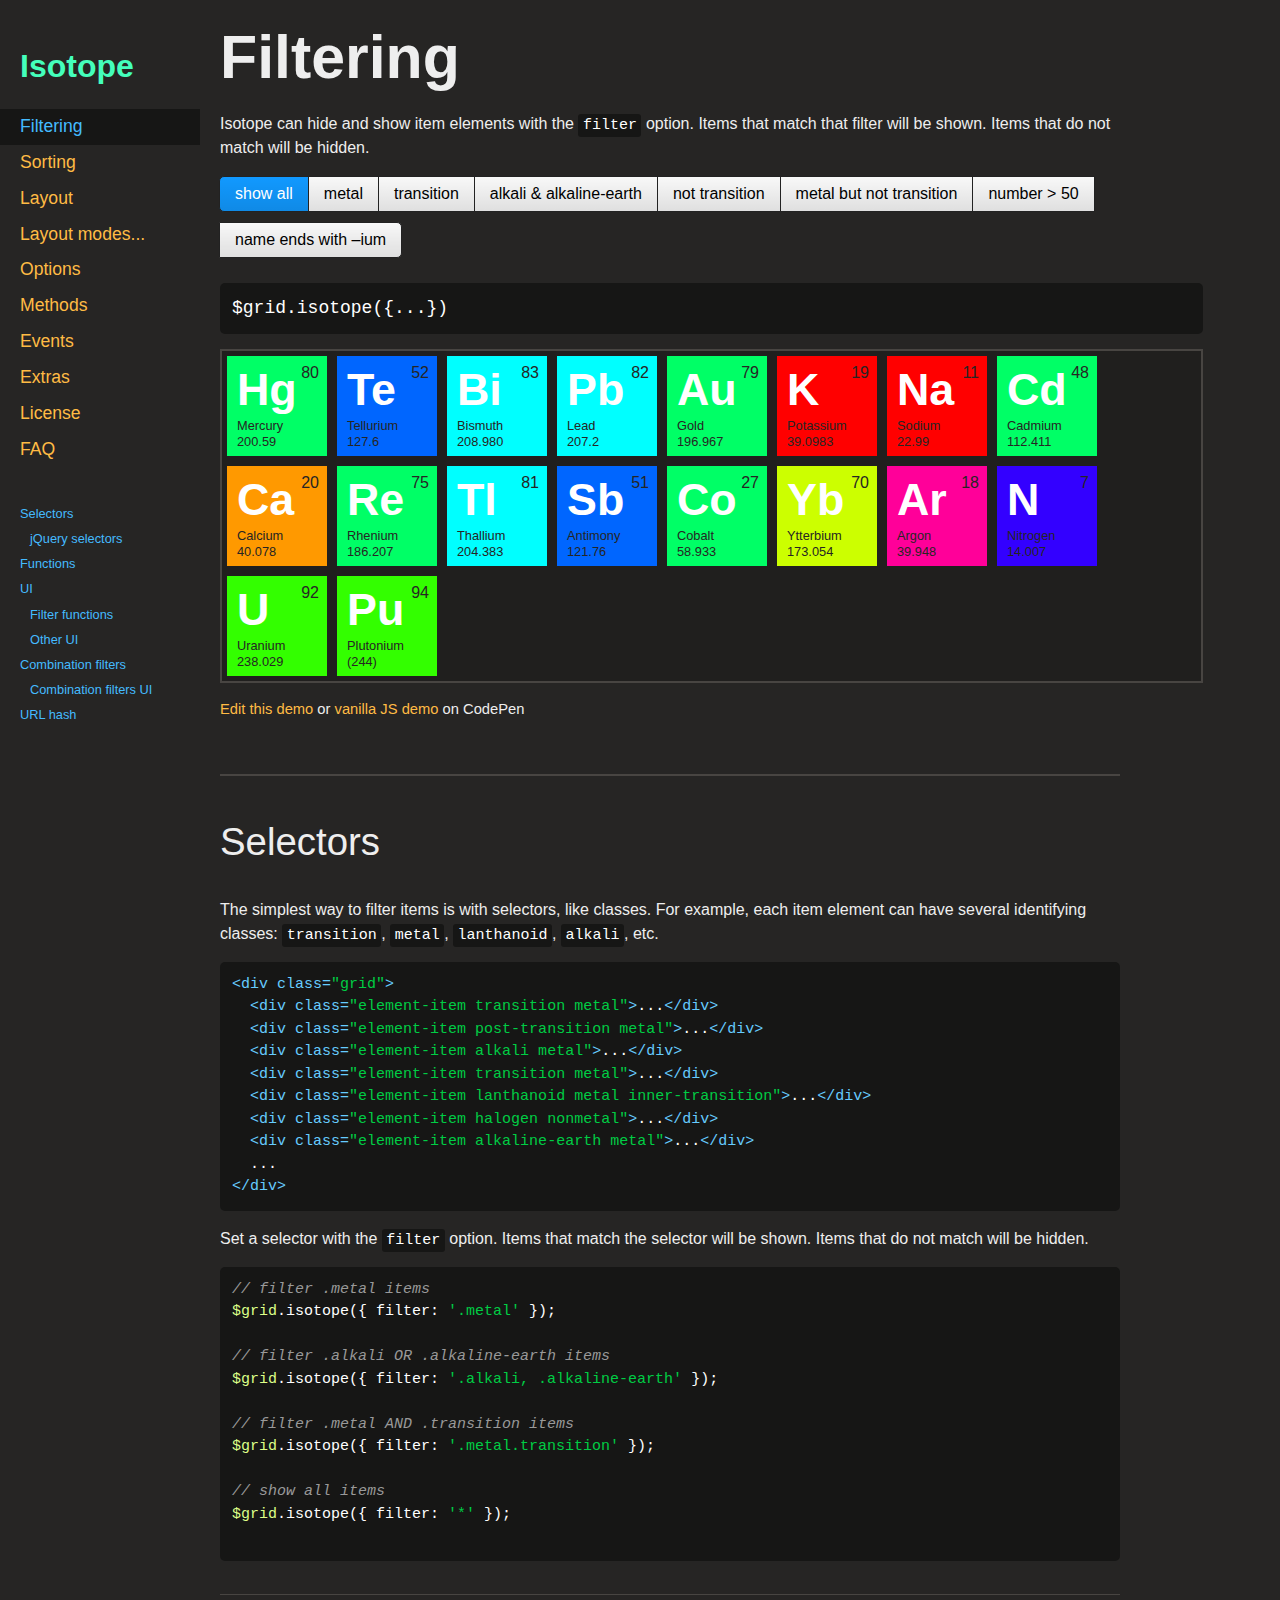
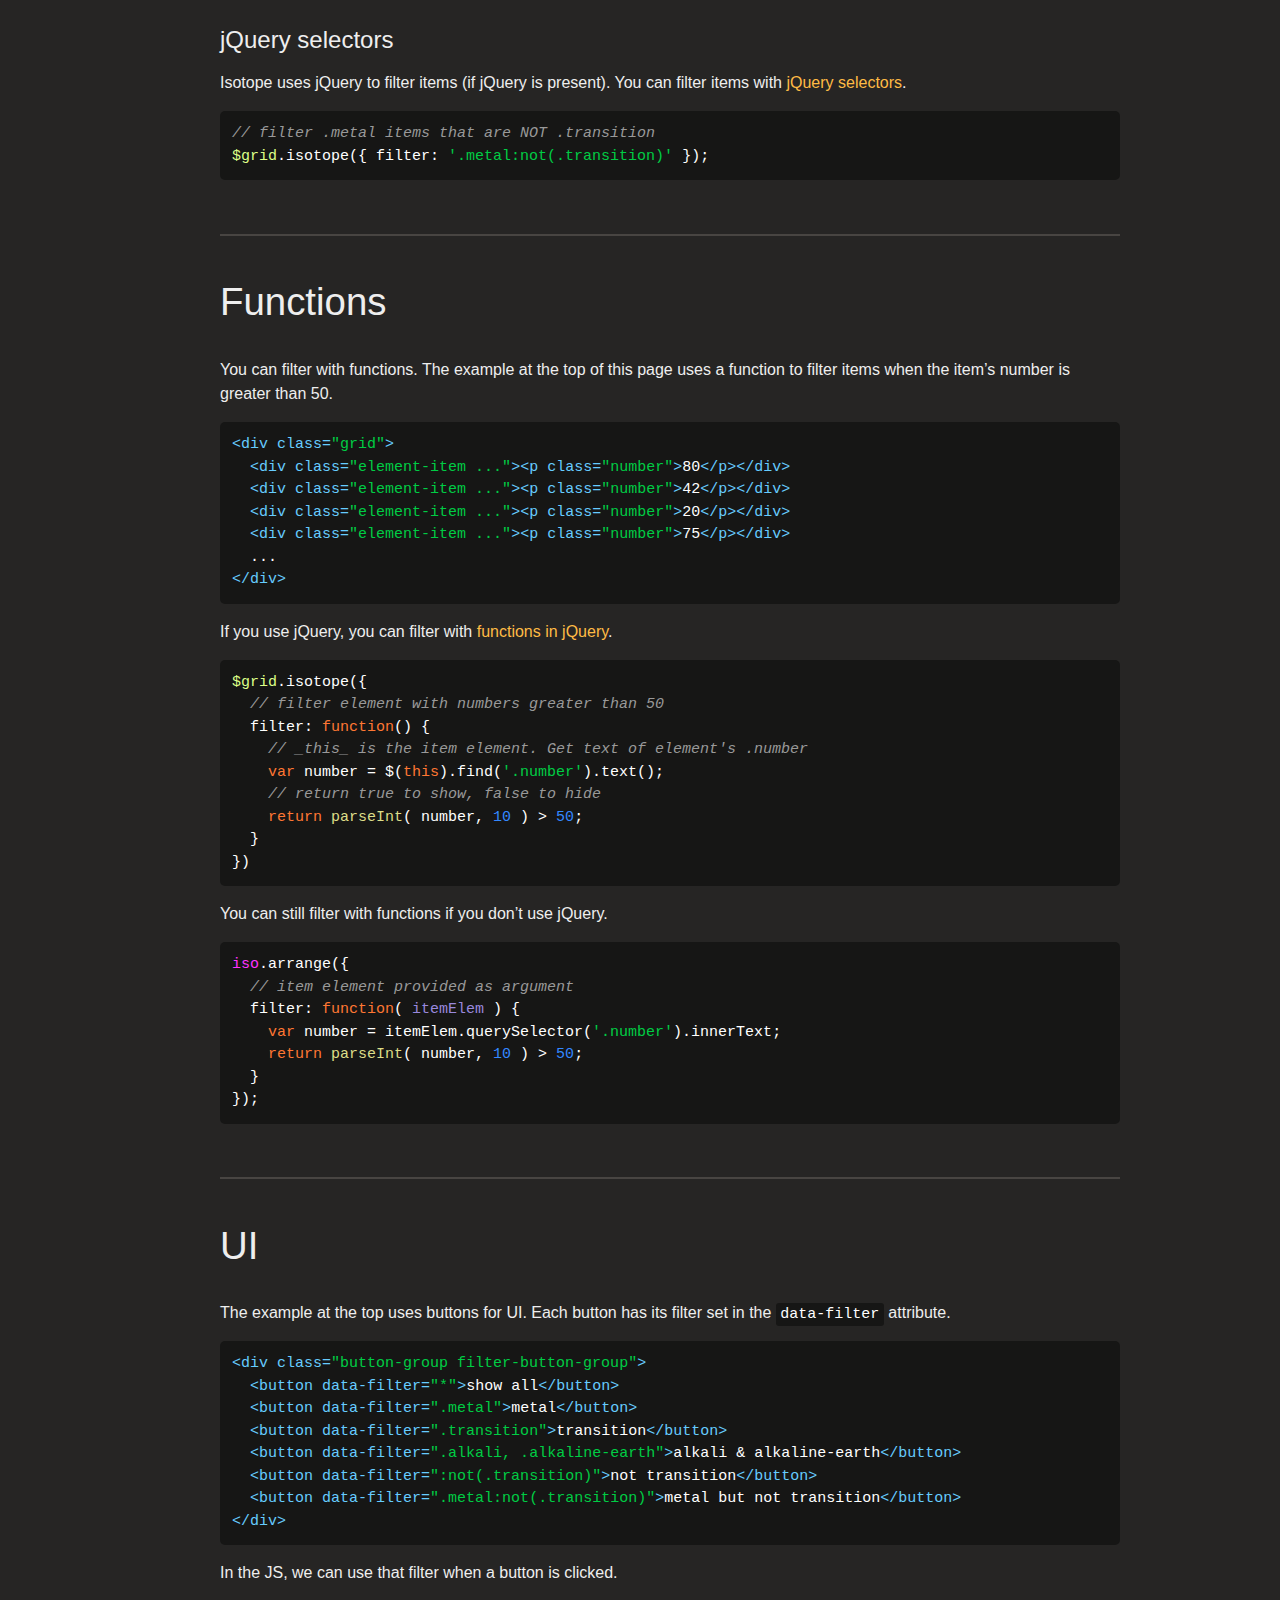
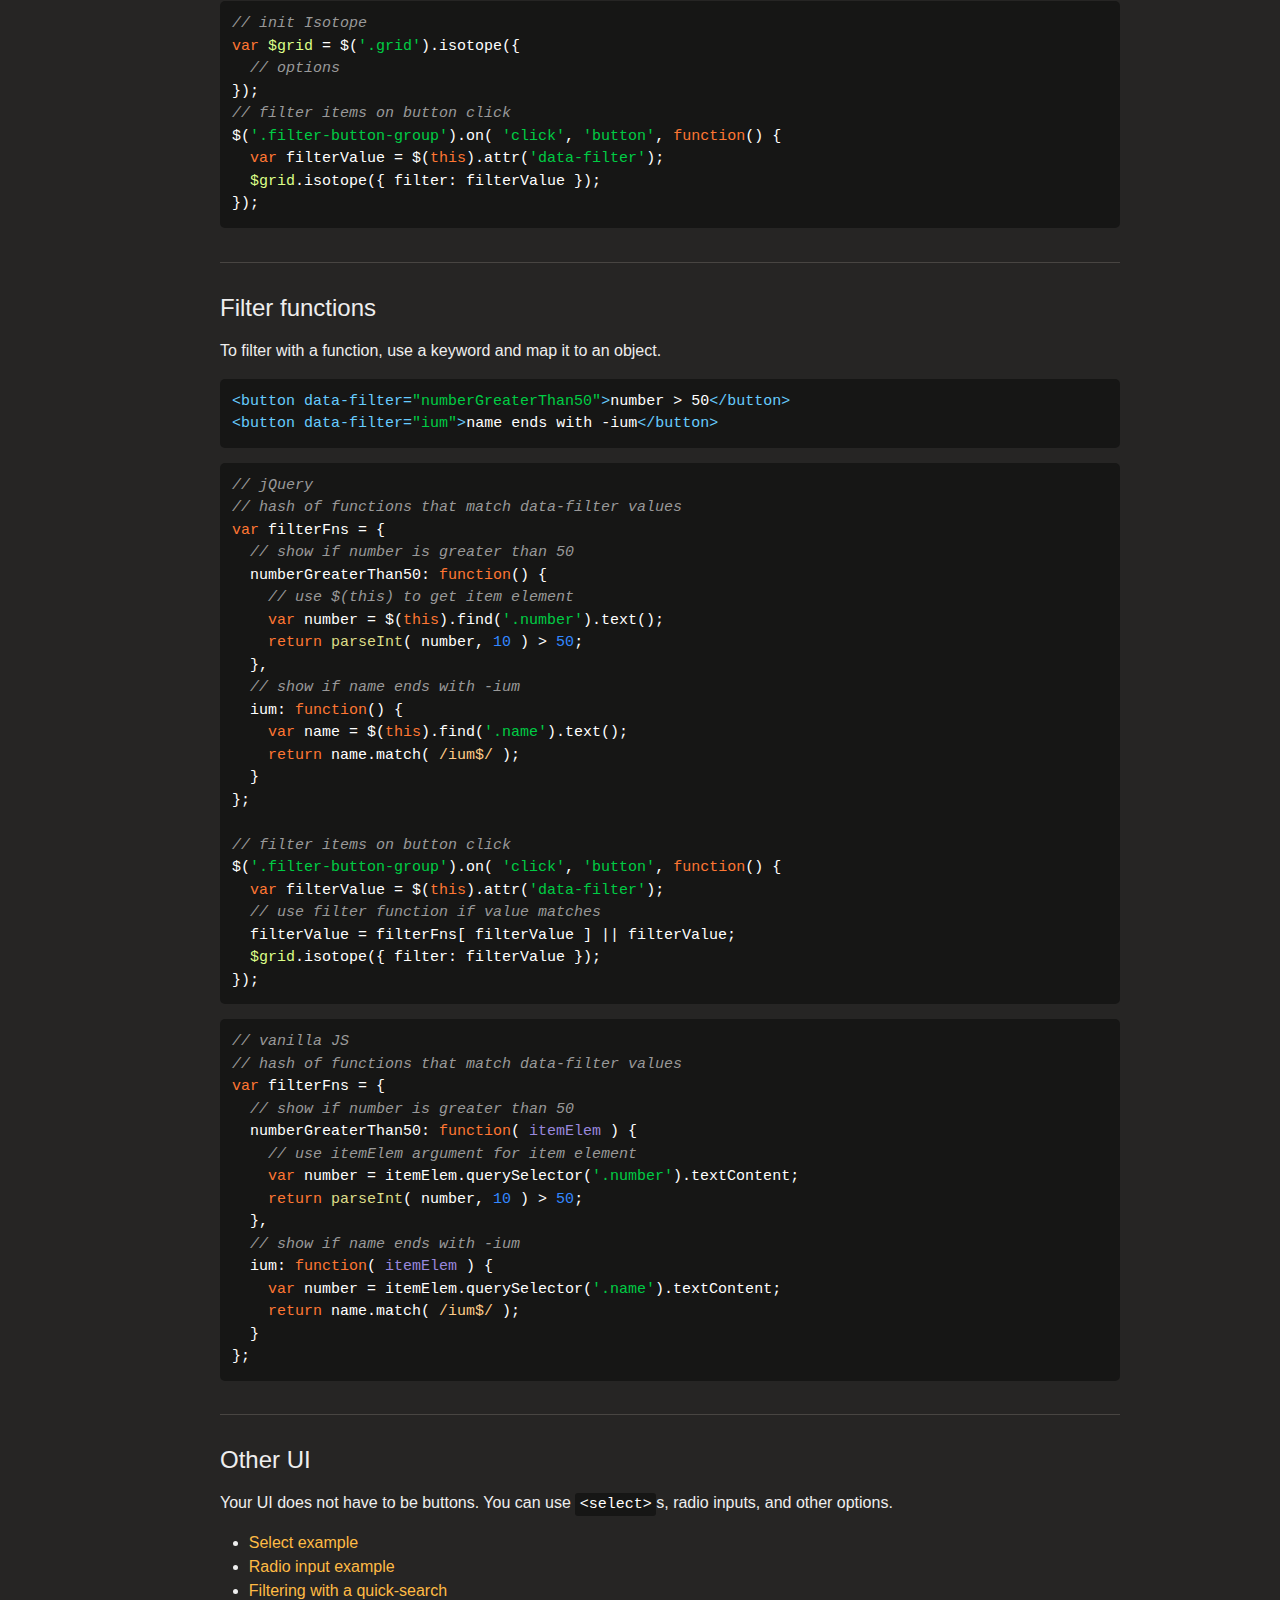
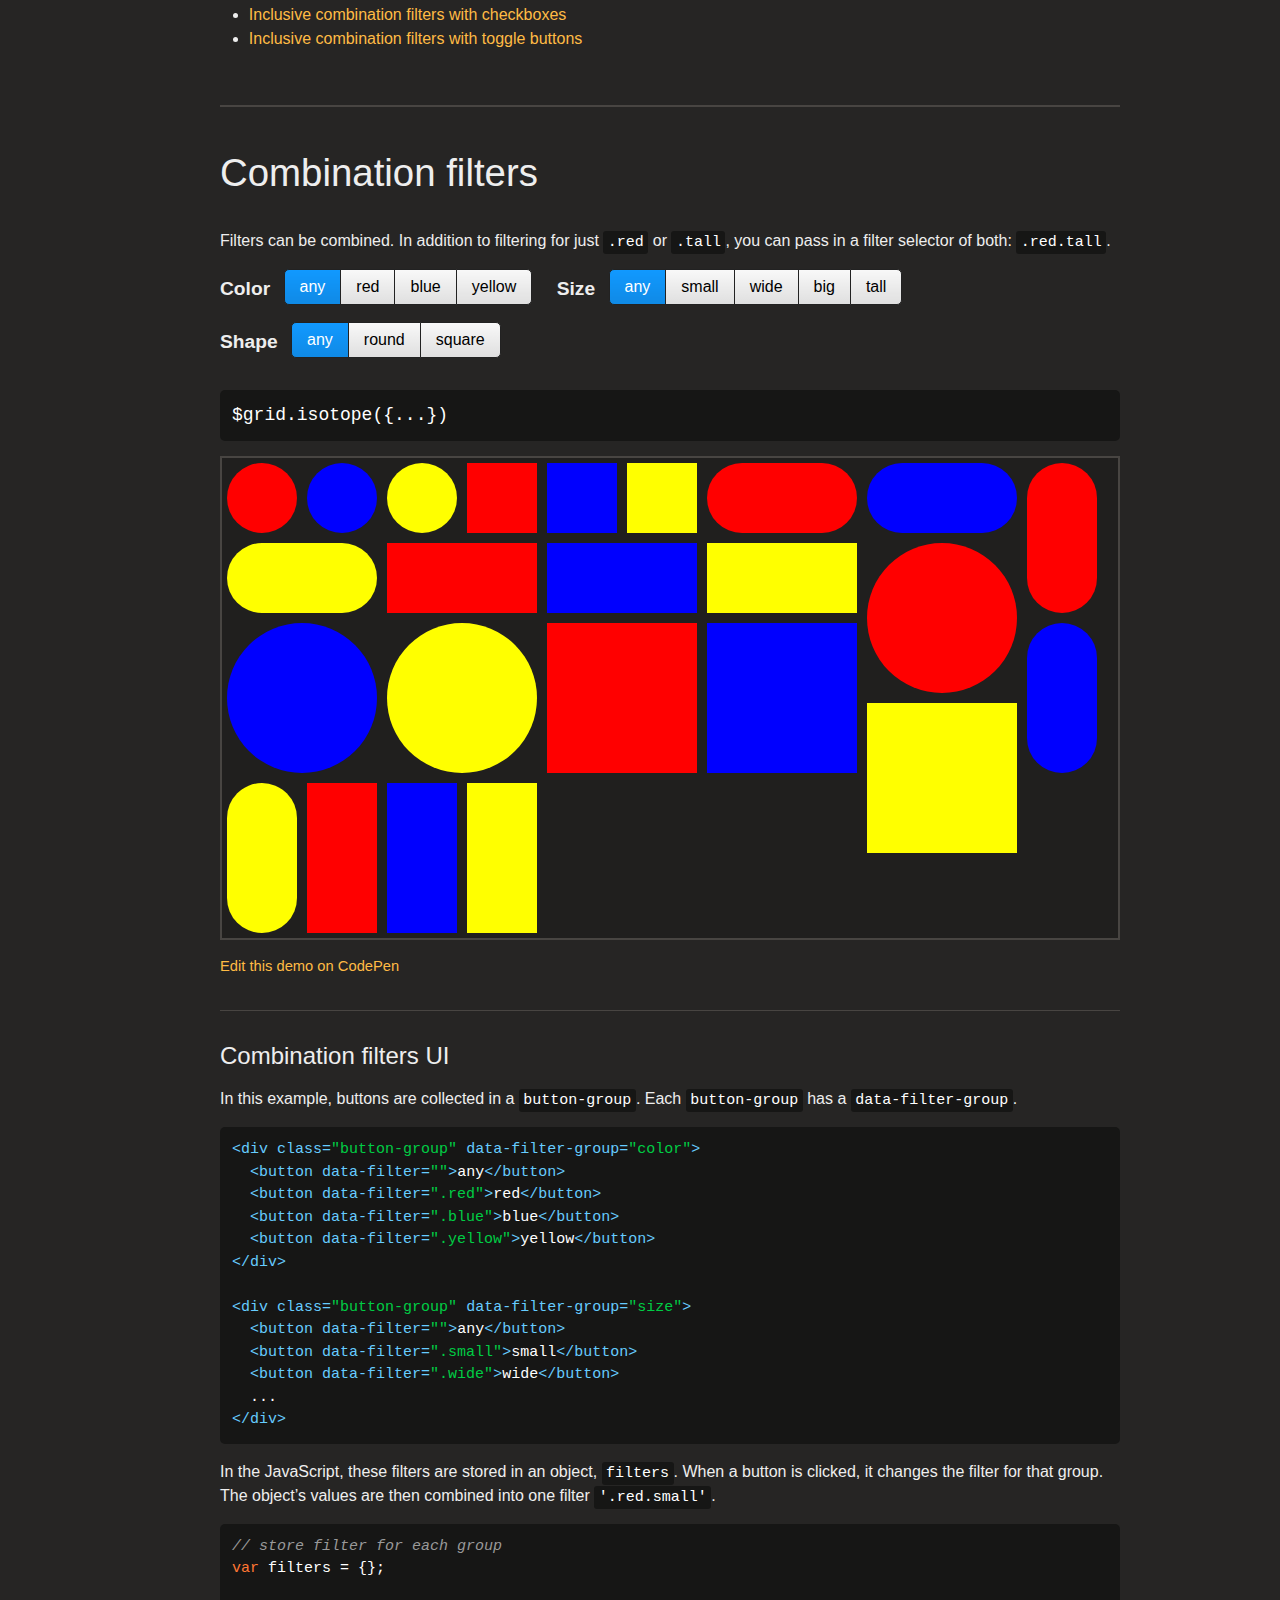
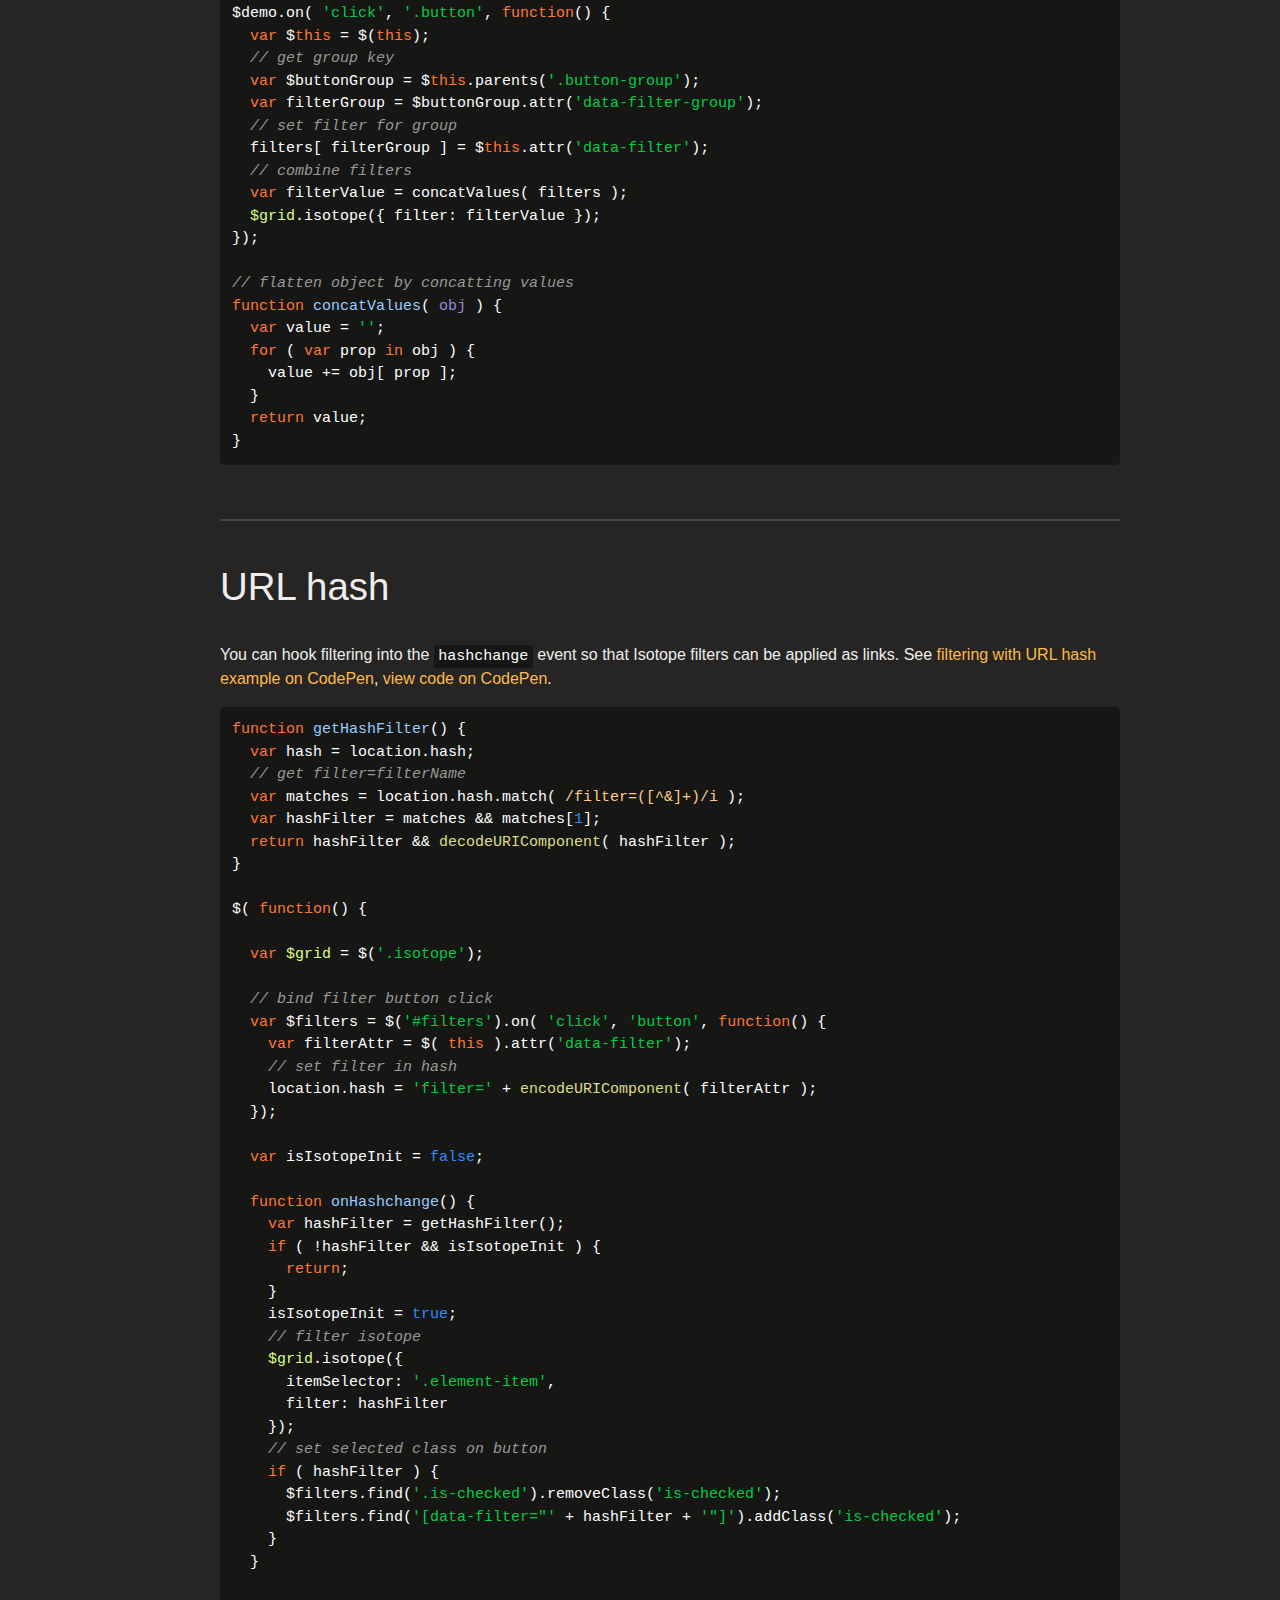
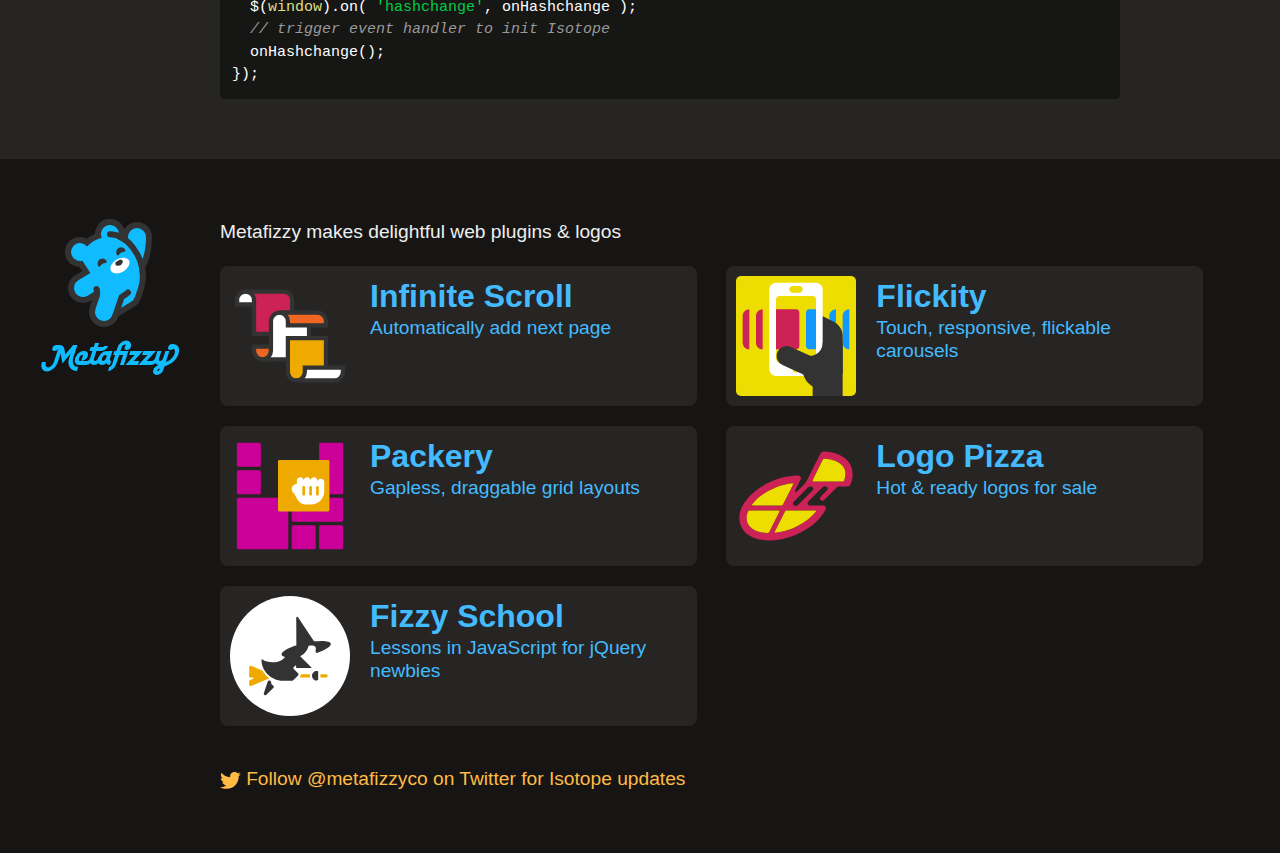
<file: Conception/isotope-docs/filtering.html>
<!doctype html>
<html class="export" lang="en">
<head>
  <meta charset="utf-8">
  <meta name="viewport" content="width=device-width">
  <meta name="description" content="Filter &amp; sort magical layouts">

  <title>Isotope &#xB7; Filtering</title>

    <!-- Isotope does not require any CSS files -->
    <link rel="stylesheet" href="css/isotope-docs.css?6" media="screen">

  <meta name="twitter:card" content="summary">
  <meta name="twitter:site" content="@metafizzyco">
  <meta name="twitter:url" content="https://isotope.metafizzy.co/filtering.html">
  <meta name="twitter:title" content="Isotope Filtering">
  <meta name="twitter:description" content="Filter &amp; sort magical layouts">

</head>
<body class="page--filtering">


  <div class="nav">
    <h1 class="nav__title"><a href=".">Isotope</a></h1>
  
    <ol class="site-nav">
      <li class="site-nav__item site-nav__item--filtering">
        <a class="site-nav__item__link" href="filtering.html">Filtering</a></li>
      <li class="site-nav__item site-nav__item--sorting">
        <a class="site-nav__item__link" href="sorting.html">Sorting</a></li>
      <li class="site-nav__item site-nav__item--layout ">
        <a class="site-nav__item__link" href="layout.html">Layout</a>
      </li>
      <li class="site-nav__item site-nav__item--layout-modes sub-nav-parent">
        <a class="site-nav__item__link" href="layout-modes.html">Layout modes</a>
        <ul class="sub-nav">
            <li class="sub-nav__item sub-nav__item--masonry">
              <a class="sub-nav__item__link" href="layout-modes/masonry.html">masonry</a></li>
            <li class="sub-nav__item sub-nav__item--fitrows">
              <a class="sub-nav__item__link" href="layout-modes/fitrows.html">fitRows</a></li>
            <li class="sub-nav__item sub-nav__item--vertical">
              <a class="sub-nav__item__link" href="layout-modes/vertical.html">vertical</a></li>
            <li class="sub-nav__item sub-nav__item--packery">
              <a class="sub-nav__item__link" href="layout-modes/packery.html">packery</a></li>
            <li class="sub-nav__item sub-nav__item--cellsbyrow">
              <a class="sub-nav__item__link" href="layout-modes/cellsbyrow.html">cellsByRow</a></li>
            <li class="sub-nav__item sub-nav__item--masonryhorizontal">
              <a class="sub-nav__item__link" href="layout-modes/masonryhorizontal.html">masonryHorizontal</a></li>
            <li class="sub-nav__item sub-nav__item--fitcolumns">
              <a class="sub-nav__item__link" href="layout-modes/fitcolumns.html">fitColumns</a></li>
            <li class="sub-nav__item sub-nav__item--cellsbycolumn">
              <a class="sub-nav__item__link" href="layout-modes/cellsbycolumn.html">cellsByColumn</a></li>
            <li class="sub-nav__item sub-nav__item--horiz">
              <a class="sub-nav__item__link" href="layout-modes/horiz.html">horiz</a></li>
        </ul>
      </li>
      <li class="site-nav__item site-nav__item--options">
        <a class="site-nav__item__link" href="options.html">Options</a></li>
      <li class="site-nav__item site-nav__item--methods">
        <a class="site-nav__item__link" href="methods.html">Methods</a></li>
      <li class="site-nav__item site-nav__item--events">
        <a class="site-nav__item__link" href="events.html">Events</a></li>
      <li class="site-nav__item site-nav__item--extras">
        <a class="site-nav__item__link" href="extras.html">Extras</a></li>
      <li class="site-nav__item site-nav__item--license">
        <a class="site-nav__item__link" href="license.html">License</a></li>
      <li class="site-nav__item site-nav__item--faq">
        <a class="site-nav__item__link" href="faq.html">FAQ</a></li>
    </ol>
  
    <ul class="page-nav" data-js="page-nav">
<li class="page-nav__item page-nav__item--h2"><a href="#selectors">Selectors</a></li>
<li class="page-nav__item page-nav__item--h3"><a href="#jquery-selectors">jQuery selectors</a></li>
<li class="page-nav__item page-nav__item--h2"><a href="#functions">Functions</a></li>
<li class="page-nav__item page-nav__item--h2"><a href="#ui">UI</a></li>
<li class="page-nav__item page-nav__item--h3"><a href="#filter-functions">Filter functions</a></li>
<li class="page-nav__item page-nav__item--h3"><a href="#other-ui">Other UI</a></li>
<li class="page-nav__item page-nav__item--h2"><a href="#combination-filters">Combination filters</a></li>
<li class="page-nav__item page-nav__item--h3"><a href="#combination-filters-ui">Combination filters UI</a></li>
<li class="page-nav__item page-nav__item--h2"><a href="#url-hash">URL hash</a></li>
</ul>
  </div>


  <div id="content" class="main">
    <div class="container">
        <h1>Filtering</h1>


<p>Isotope can hide and show item elements with the <code>filter</code> option. Items that match that filter will be shown. Items that do not match will be hidden.</p>

<div class="big-demo go-wide" data-js="filtering-demo">
  <div class="filter-button-group button-group js-radio-button-group">
    <button class="button is-checked" data-filter="*">show all</button>
    <button class="button" data-filter=".metal">metal</button>
    <button class="button" data-filter=".transition">transition</button>
    <button class="button" data-filter=".alkali, .alkaline-earth">alkali &amp; alkaline-earth</button>
    <button class="button" data-filter=":not(.transition)">not transition</button>
    <button class="button" data-filter=".metal:not(.transition)">metal but not transition</button>
    <button class="button" data-filter="numberGreaterThan50">number &gt; 50</button>
    <button class="button" data-filter="ium">name ends with &#x2013;ium</button>
  </div>

  <pre class="code-display"><code>$grid.isotope({...})</code></pre>

  <div class="grid">
      <div class="element-item transition metal " data-category="transition">
        <h5 class="name">Mercury</h5>
        <p class="symbol">Hg</p>
        <p class="number">80</p>
        <p class="weight">200.59</p>
      </div>
      <div class="element-item metalloid " data-category="metalloid">
        <h5 class="name">Tellurium</h5>
        <p class="symbol">Te</p>
        <p class="number">52</p>
        <p class="weight">127.6</p>
      </div>
      <div class="element-item post-transition metal " data-category="post-transition">
        <h5 class="name">Bismuth</h5>
        <p class="symbol">Bi</p>
        <p class="number">83</p>
        <p class="weight">208.980</p>
      </div>
      <div class="element-item post-transition metal " data-category="post-transition">
        <h5 class="name">Lead</h5>
        <p class="symbol">Pb</p>
        <p class="number">82</p>
        <p class="weight">207.2</p>
      </div>
      <div class="element-item transition metal " data-category="transition">
        <h5 class="name">Gold</h5>
        <p class="symbol">Au</p>
        <p class="number">79</p>
        <p class="weight">196.967</p>
      </div>
      <div class="element-item alkali metal " data-category="alkali">
        <h5 class="name">Potassium</h5>
        <p class="symbol">K</p>
        <p class="number">19</p>
        <p class="weight">39.0983</p>
      </div>
      <div class="element-item alkali metal " data-category="alkali">
        <h5 class="name">Sodium</h5>
        <p class="symbol">Na</p>
        <p class="number">11</p>
        <p class="weight">22.99</p>
      </div>
      <div class="element-item transition metal " data-category="transition">
        <h5 class="name">Cadmium</h5>
        <p class="symbol">Cd</p>
        <p class="number">48</p>
        <p class="weight">112.411</p>
      </div>
      <div class="element-item alkaline-earth metal " data-category="alkaline-earth">
        <h5 class="name">Calcium</h5>
        <p class="symbol">Ca</p>
        <p class="number">20</p>
        <p class="weight">40.078</p>
      </div>
      <div class="element-item transition metal " data-category="transition">
        <h5 class="name">Rhenium</h5>
        <p class="symbol">Re</p>
        <p class="number">75</p>
        <p class="weight">186.207</p>
      </div>
      <div class="element-item post-transition metal " data-category="post-transition">
        <h5 class="name">Thallium</h5>
        <p class="symbol">Tl</p>
        <p class="number">81</p>
        <p class="weight">204.383</p>
      </div>
      <div class="element-item metalloid " data-category="metalloid">
        <h5 class="name">Antimony</h5>
        <p class="symbol">Sb</p>
        <p class="number">51</p>
        <p class="weight">121.76</p>
      </div>
      <div class="element-item transition metal " data-category="transition">
        <h5 class="name">Cobalt</h5>
        <p class="symbol">Co</p>
        <p class="number">27</p>
        <p class="weight">58.933</p>
      </div>
      <div class="element-item lanthanoid metal inner-transition " data-category="lanthanoid">
        <h5 class="name">Ytterbium</h5>
        <p class="symbol">Yb</p>
        <p class="number">70</p>
        <p class="weight">173.054</p>
      </div>
      <div class="element-item noble-gas nonmetal " data-category="noble-gas">
        <h5 class="name">Argon</h5>
        <p class="symbol">Ar</p>
        <p class="number">18</p>
        <p class="weight">39.948</p>
      </div>
      <div class="element-item diatomic nonmetal " data-category="diatomic">
        <h5 class="name">Nitrogen</h5>
        <p class="symbol">N</p>
        <p class="number">7</p>
        <p class="weight">14.007</p>
      </div>
      <div class="element-item actinoid metal inner-transition " data-category="actinoid">
        <h5 class="name">Uranium</h5>
        <p class="symbol">U</p>
        <p class="number">92</p>
        <p class="weight">238.029</p>
      </div>
      <div class="element-item actinoid metal inner-transition " data-category="actinoid">
        <h5 class="name">Plutonium</h5>
        <p class="symbol">Pu</p>
        <p class="number">94</p>
        <p class="weight">(244)</p>
      </div>
  </div>

  <p class="edit-demo">
      <a href="https://codepen.io/desandro/pen/Ehgij">Edit this demo</a>
      or <a href="https://codepen.io/desandro/pen/BgcCD">vanilla JS demo</a> on CodePen
  </p>
</div>


<h2 id="selectors">Selectors</h2>

<p>The simplest way to filter items is with selectors, like classes. For example, each item element can have several identifying classes: <code>transition</code>, <code>metal</code>, <code>lanthanoid</code>, <code>alkali</code>, etc.</p>

<pre><code class="html"><span class="tag">&lt;<span class="name">div</span> <span class="attr">class</span>=<span class="string">&quot;grid&quot;</span>&gt;</span>
  <span class="tag">&lt;<span class="name">div</span> <span class="attr">class</span>=<span class="string">&quot;element-item transition metal&quot;</span>&gt;</span>...<span class="tag">&lt;/<span class="name">div</span>&gt;</span>
  <span class="tag">&lt;<span class="name">div</span> <span class="attr">class</span>=<span class="string">&quot;element-item post-transition metal&quot;</span>&gt;</span>...<span class="tag">&lt;/<span class="name">div</span>&gt;</span>
  <span class="tag">&lt;<span class="name">div</span> <span class="attr">class</span>=<span class="string">&quot;element-item alkali metal&quot;</span>&gt;</span>...<span class="tag">&lt;/<span class="name">div</span>&gt;</span>
  <span class="tag">&lt;<span class="name">div</span> <span class="attr">class</span>=<span class="string">&quot;element-item transition metal&quot;</span>&gt;</span>...<span class="tag">&lt;/<span class="name">div</span>&gt;</span>
  <span class="tag">&lt;<span class="name">div</span> <span class="attr">class</span>=<span class="string">&quot;element-item lanthanoid metal inner-transition&quot;</span>&gt;</span>...<span class="tag">&lt;/<span class="name">div</span>&gt;</span>
  <span class="tag">&lt;<span class="name">div</span> <span class="attr">class</span>=<span class="string">&quot;element-item halogen nonmetal&quot;</span>&gt;</span>...<span class="tag">&lt;/<span class="name">div</span>&gt;</span>
  <span class="tag">&lt;<span class="name">div</span> <span class="attr">class</span>=<span class="string">&quot;element-item alkaline-earth metal&quot;</span>&gt;</span>...<span class="tag">&lt;/<span class="name">div</span>&gt;</span>
  ...
<span class="tag">&lt;/<span class="name">div</span>&gt;</span>
</code></pre>

<p>Set a selector with the <code>filter</code> option. Items that match the selector will be shown. Items that do not match will be hidden. </p>

<pre><code class="js"><span class="comment">// filter .metal items</span>
<span class="jquery_var">$grid</span>.isotope({ <span class="attr">filter</span>: <span class="string">&apos;.metal&apos;</span> });

<span class="comment">// filter .alkali OR .alkaline-earth items</span>
<span class="jquery_var">$grid</span>.isotope({ <span class="attr">filter</span>: <span class="string">&apos;.alkali, .alkaline-earth&apos;</span> });

<span class="comment">// filter .metal AND .transition items</span>
<span class="jquery_var">$grid</span>.isotope({ <span class="attr">filter</span>: <span class="string">&apos;.metal.transition&apos;</span> });

<span class="comment">// show all items</span>
<span class="jquery_var">$grid</span>.isotope({ <span class="attr">filter</span>: <span class="string">&apos;*&apos;</span> });

</code></pre>


<h3 id="jquery-selectors">jQuery selectors</h3>

<p>Isotope uses jQuery to filter items (if jQuery is present). You can filter items with <a href="https://api.jquery.com/category/selectors/">jQuery selectors</a>.</p>

<pre><code class="js"><span class="comment">// filter .metal items that are NOT .transition</span>
<span class="jquery_var">$grid</span>.isotope({ <span class="attr">filter</span>: <span class="string">&apos;.metal:not(.transition)&apos;</span> });
</code></pre>


<h2 id="functions">Functions</h2>

<p>You can filter with functions. The example at the top of this page uses a function to filter items when the item&#x2019;s number is greater than 50.</p>

<pre><code class="html"><span class="tag">&lt;<span class="name">div</span> <span class="attr">class</span>=<span class="string">&quot;grid&quot;</span>&gt;</span>
  <span class="tag">&lt;<span class="name">div</span> <span class="attr">class</span>=<span class="string">&quot;element-item ...&quot;</span>&gt;</span><span class="tag">&lt;<span class="name">p</span> <span class="attr">class</span>=<span class="string">&quot;number&quot;</span>&gt;</span>80<span class="tag">&lt;/<span class="name">p</span>&gt;</span><span class="tag">&lt;/<span class="name">div</span>&gt;</span>
  <span class="tag">&lt;<span class="name">div</span> <span class="attr">class</span>=<span class="string">&quot;element-item ...&quot;</span>&gt;</span><span class="tag">&lt;<span class="name">p</span> <span class="attr">class</span>=<span class="string">&quot;number&quot;</span>&gt;</span>42<span class="tag">&lt;/<span class="name">p</span>&gt;</span><span class="tag">&lt;/<span class="name">div</span>&gt;</span>
  <span class="tag">&lt;<span class="name">div</span> <span class="attr">class</span>=<span class="string">&quot;element-item ...&quot;</span>&gt;</span><span class="tag">&lt;<span class="name">p</span> <span class="attr">class</span>=<span class="string">&quot;number&quot;</span>&gt;</span>20<span class="tag">&lt;/<span class="name">p</span>&gt;</span><span class="tag">&lt;/<span class="name">div</span>&gt;</span>
  <span class="tag">&lt;<span class="name">div</span> <span class="attr">class</span>=<span class="string">&quot;element-item ...&quot;</span>&gt;</span><span class="tag">&lt;<span class="name">p</span> <span class="attr">class</span>=<span class="string">&quot;number&quot;</span>&gt;</span>75<span class="tag">&lt;/<span class="name">p</span>&gt;</span><span class="tag">&lt;/<span class="name">div</span>&gt;</span>
  ...
<span class="tag">&lt;/<span class="name">div</span>&gt;</span>
</code></pre>

<p>If you use jQuery, you can filter with <a href="https://api.jquery.com/is/#is-functionindex">functions in jQuery</a>.</p>

<pre><code class="js"><span class="jquery_var">$grid</span>.isotope({
  <span class="comment">// filter element with numbers greater than 50</span>
  filter: <span class="function"><span class="keyword">function</span>(<span class="params"></span>) </span>{
    <span class="comment">// _this_ is the item element. Get text of element&apos;s .number</span>
    <span class="keyword">var</span> number = $(<span class="keyword">this</span>).find(<span class="string">&apos;.number&apos;</span>).text();
    <span class="comment">// return true to show, false to hide</span>
    <span class="keyword">return</span> <span class="built_in">parseInt</span>( number, <span class="number">10</span> ) &gt; <span class="number">50</span>;
  }
})
</code></pre>

<p>You can still filter with functions if you don&#x2019;t use jQuery.</p>

<pre><code class="js"><span class="isotope_var">iso</span>.arrange({
  <span class="comment">// item element provided as argument</span>
  filter: <span class="function"><span class="keyword">function</span>(<span class="params"> itemElem </span>) </span>{
    <span class="keyword">var</span> number = itemElem.querySelector(<span class="string">&apos;.number&apos;</span>).innerText;
    <span class="keyword">return</span> <span class="built_in">parseInt</span>( number, <span class="number">10</span> ) &gt; <span class="number">50</span>;
  }
});
</code></pre>


<h2 id="ui">UI</h2>

<p>The example at the top uses buttons for UI. Each button has its filter set in the <code>data-filter</code> attribute.</p>

<pre><code class="html"><span class="tag">&lt;<span class="name">div</span> <span class="attr">class</span>=<span class="string">&quot;button-group filter-button-group&quot;</span>&gt;</span>
  <span class="tag">&lt;<span class="name">button</span> <span class="attr">data-filter</span>=<span class="string">&quot;*&quot;</span>&gt;</span>show all<span class="tag">&lt;/<span class="name">button</span>&gt;</span>
  <span class="tag">&lt;<span class="name">button</span> <span class="attr">data-filter</span>=<span class="string">&quot;.metal&quot;</span>&gt;</span>metal<span class="tag">&lt;/<span class="name">button</span>&gt;</span>
  <span class="tag">&lt;<span class="name">button</span> <span class="attr">data-filter</span>=<span class="string">&quot;.transition&quot;</span>&gt;</span>transition<span class="tag">&lt;/<span class="name">button</span>&gt;</span>
  <span class="tag">&lt;<span class="name">button</span> <span class="attr">data-filter</span>=<span class="string">&quot;.alkali, .alkaline-earth&quot;</span>&gt;</span>alkali &amp; alkaline-earth<span class="tag">&lt;/<span class="name">button</span>&gt;</span>
  <span class="tag">&lt;<span class="name">button</span> <span class="attr">data-filter</span>=<span class="string">&quot;:not(.transition)&quot;</span>&gt;</span>not transition<span class="tag">&lt;/<span class="name">button</span>&gt;</span>
  <span class="tag">&lt;<span class="name">button</span> <span class="attr">data-filter</span>=<span class="string">&quot;.metal:not(.transition)&quot;</span>&gt;</span>metal but not transition<span class="tag">&lt;/<span class="name">button</span>&gt;</span>
<span class="tag">&lt;/<span class="name">div</span>&gt;</span>
</code></pre>

<p>In the JS, we can use that filter when a button is clicked.</p>

<pre><code class="js"><span class="comment">// init Isotope</span>
<span class="keyword">var</span> <span class="jquery_var">$grid</span> = $(<span class="string">&apos;.grid&apos;</span>).isotope({
  <span class="comment">// options</span>
});
<span class="comment">// filter items on button click</span>
$(<span class="string">&apos;.filter-button-group&apos;</span>).on( <span class="string">&apos;click&apos;</span>, <span class="string">&apos;button&apos;</span>, <span class="function"><span class="keyword">function</span>(<span class="params"></span>) </span>{
  <span class="keyword">var</span> filterValue = $(<span class="keyword">this</span>).attr(<span class="string">&apos;data-filter&apos;</span>);
  <span class="jquery_var">$grid</span>.isotope({ <span class="attr">filter</span>: filterValue });
});
</code></pre>

<h3 id="filter-functions">Filter functions</h3>

<p>To filter with a function, use a keyword and map it to an object.</p>

<pre><code class="html"><span class="tag">&lt;<span class="name">button</span> <span class="attr">data-filter</span>=<span class="string">&quot;numberGreaterThan50&quot;</span>&gt;</span>number &gt; 50<span class="tag">&lt;/<span class="name">button</span>&gt;</span>
<span class="tag">&lt;<span class="name">button</span> <span class="attr">data-filter</span>=<span class="string">&quot;ium&quot;</span>&gt;</span>name ends with -ium<span class="tag">&lt;/<span class="name">button</span>&gt;</span>
</code></pre>

<pre><code class="js"><span class="comment">// jQuery</span>
<span class="comment">// hash of functions that match data-filter values</span>
<span class="keyword">var</span> filterFns = {
  <span class="comment">// show if number is greater than 50</span>
  numberGreaterThan50: <span class="function"><span class="keyword">function</span>(<span class="params"></span>) </span>{
    <span class="comment">// use $(this) to get item element</span>
    <span class="keyword">var</span> number = $(<span class="keyword">this</span>).find(<span class="string">&apos;.number&apos;</span>).text();
    <span class="keyword">return</span> <span class="built_in">parseInt</span>( number, <span class="number">10</span> ) &gt; <span class="number">50</span>;
  },
  <span class="comment">// show if name ends with -ium</span>
  ium: <span class="function"><span class="keyword">function</span>(<span class="params"></span>) </span>{
    <span class="keyword">var</span> name = $(<span class="keyword">this</span>).find(<span class="string">&apos;.name&apos;</span>).text();
    <span class="keyword">return</span> name.match( <span class="regexp">/ium$/</span> );
  }
};

<span class="comment">// filter items on button click</span>
$(<span class="string">&apos;.filter-button-group&apos;</span>).on( <span class="string">&apos;click&apos;</span>, <span class="string">&apos;button&apos;</span>, <span class="function"><span class="keyword">function</span>(<span class="params"></span>) </span>{
  <span class="keyword">var</span> filterValue = $(<span class="keyword">this</span>).attr(<span class="string">&apos;data-filter&apos;</span>);
  <span class="comment">// use filter function if value matches</span>
  filterValue = filterFns[ filterValue ] || filterValue;
  <span class="jquery_var">$grid</span>.isotope({ <span class="attr">filter</span>: filterValue });
});
</code></pre>

<pre><code class="js"><span class="comment">// vanilla JS</span>
<span class="comment">// hash of functions that match data-filter values</span>
<span class="keyword">var</span> filterFns = {
  <span class="comment">// show if number is greater than 50</span>
  numberGreaterThan50: <span class="function"><span class="keyword">function</span>(<span class="params"> itemElem </span>) </span>{
    <span class="comment">// use itemElem argument for item element</span>
    <span class="keyword">var</span> number = itemElem.querySelector(<span class="string">&apos;.number&apos;</span>).textContent;
    <span class="keyword">return</span> <span class="built_in">parseInt</span>( number, <span class="number">10</span> ) &gt; <span class="number">50</span>;
  },
  <span class="comment">// show if name ends with -ium</span>
  ium: <span class="function"><span class="keyword">function</span>(<span class="params"> itemElem </span>) </span>{
    <span class="keyword">var</span> number = itemElem.querySelector(<span class="string">&apos;.name&apos;</span>).textContent;
    <span class="keyword">return</span> name.match( <span class="regexp">/ium$/</span> );
  }
};
</code></pre>

<h3 id="other-ui">Other UI</h3>

<p>Your UI does not have to be buttons. You can use <code>&lt;select&gt;</code>s, radio inputs,  and other options.</p>

<ul>
  <li><a href="https://codepen.io/desandro/pen/jubmr">Select example</a></li>
  <li><a href="https://codepen.io/desandro/pen/qlwyL">Radio input example</a></li>
  <li><a href="https://codepen.io/desandro/pen/wfaGu">Filtering with a quick-search</a></li>
  <li><a href="https://codepen.io/desandro/pen/JGKyrY">Inclusive combination filters with checkboxes</a></li>
  <li><a href="https://codepen.io/desandro/pen/zrMXQv">Inclusive combination filters with toggle buttons</a></li>
</ul>


<h2 id="combination-filters">Combination filters</h2>

<p>Filters can be combined. In addition to filtering for just <code>.red</code> or <code>.tall</code>, you can pass in a filter selector of both: <code>.red.tall</code>.</p>

<div class="big-demo" data-js="combination-filters">

  <div class="ui-group">
    <p class="ui-group__title">Color</p>
    <div class="button-group js-radio-button-group" data-filter-group="color">
      <button class="button is-checked" data-filter="">any</button>
        <button class="button" data-filter=".red">red</button>
        <button class="button" data-filter=".blue">blue</button>
        <button class="button" data-filter=".yellow">yellow</button>
    </div>
  </div>

  <div class="ui-group">
    <p class="ui-group__title">Size</p>
    <div class="button-group js-radio-button-group" data-filter-group="size">
      <button class="button is-checked" data-filter="">any</button>
        <button class="button" data-filter=".small">small</button>
        <button class="button" data-filter=".wide">wide</button>
        <button class="button" data-filter=".big">big</button>
        <button class="button" data-filter=".tall">tall</button>
    </div>
  </div>

  <div class="ui-group">
    <p class="ui-group__title">Shape</p>
    <div class="button-group js-radio-button-group" data-filter-group="shape">
      <button class="button is-checked" data-filter="">any</button>
        <button class="button" data-filter=".round">round</button>
        <button class="button" data-filter=".square">square</button>
    </div>
  </div>

  <pre class="code-display"><code>$grid.isotope({...})</code></pre>

  <div class="grid">
            <div class="color-shape small round red"></div>
            <div class="color-shape small round blue"></div>
            <div class="color-shape small round yellow"></div>
            <div class="color-shape small square red"></div>
            <div class="color-shape small square blue"></div>
            <div class="color-shape small square yellow"></div>
            <div class="color-shape wide round red"></div>
            <div class="color-shape wide round blue"></div>
            <div class="color-shape wide round yellow"></div>
            <div class="color-shape wide square red"></div>
            <div class="color-shape wide square blue"></div>
            <div class="color-shape wide square yellow"></div>
            <div class="color-shape big round red"></div>
            <div class="color-shape big round blue"></div>
            <div class="color-shape big round yellow"></div>
            <div class="color-shape big square red"></div>
            <div class="color-shape big square blue"></div>
            <div class="color-shape big square yellow"></div>
            <div class="color-shape tall round red"></div>
            <div class="color-shape tall round blue"></div>
            <div class="color-shape tall round yellow"></div>
            <div class="color-shape tall square red"></div>
            <div class="color-shape tall square blue"></div>
            <div class="color-shape tall square yellow"></div>
  </div>

  <p class="edit-demo">
      <a href="https://codepen.io/desandro/pen/JEojz">Edit this demo on CodePen</a>
  </p>
</div>

<h3 id="combination-filters-ui">Combination filters UI</h3>

<p>In this example, buttons are collected in a <code>button-group</code>. Each <code>button-group</code> has a <code>data-filter-group</code>.</p>

<pre><code class="html"><span class="tag">&lt;<span class="name">div</span> <span class="attr">class</span>=<span class="string">&quot;button-group&quot;</span> <span class="attr">data-filter-group</span>=<span class="string">&quot;color&quot;</span>&gt;</span>
  <span class="tag">&lt;<span class="name">button</span> <span class="attr">data-filter</span>=<span class="string">&quot;&quot;</span>&gt;</span>any<span class="tag">&lt;/<span class="name">button</span>&gt;</span>
  <span class="tag">&lt;<span class="name">button</span> <span class="attr">data-filter</span>=<span class="string">&quot;.red&quot;</span>&gt;</span>red<span class="tag">&lt;/<span class="name">button</span>&gt;</span>
  <span class="tag">&lt;<span class="name">button</span> <span class="attr">data-filter</span>=<span class="string">&quot;.blue&quot;</span>&gt;</span>blue<span class="tag">&lt;/<span class="name">button</span>&gt;</span>
  <span class="tag">&lt;<span class="name">button</span> <span class="attr">data-filter</span>=<span class="string">&quot;.yellow&quot;</span>&gt;</span>yellow<span class="tag">&lt;/<span class="name">button</span>&gt;</span>
<span class="tag">&lt;/<span class="name">div</span>&gt;</span>

<span class="tag">&lt;<span class="name">div</span> <span class="attr">class</span>=<span class="string">&quot;button-group&quot;</span> <span class="attr">data-filter-group</span>=<span class="string">&quot;size&quot;</span>&gt;</span>
  <span class="tag">&lt;<span class="name">button</span> <span class="attr">data-filter</span>=<span class="string">&quot;&quot;</span>&gt;</span>any<span class="tag">&lt;/<span class="name">button</span>&gt;</span>
  <span class="tag">&lt;<span class="name">button</span> <span class="attr">data-filter</span>=<span class="string">&quot;.small&quot;</span>&gt;</span>small<span class="tag">&lt;/<span class="name">button</span>&gt;</span>
  <span class="tag">&lt;<span class="name">button</span> <span class="attr">data-filter</span>=<span class="string">&quot;.wide&quot;</span>&gt;</span>wide<span class="tag">&lt;/<span class="name">button</span>&gt;</span>
  ...
<span class="tag">&lt;/<span class="name">div</span>&gt;</span>
</code></pre>

<p>In the JavaScript, these filters are stored in an object, <code>filters</code>. When a button is clicked, it changes the filter for that group. The object&#x2019;s values are then combined into one filter <code>&apos;.red.small&apos;</code>.</p>

<pre><code class="js"><span class="comment">// store filter for each group</span>
<span class="keyword">var</span> filters = {};

$demo.on( <span class="string">&apos;click&apos;</span>, <span class="string">&apos;.button&apos;</span>, <span class="function"><span class="keyword">function</span>(<span class="params"></span>) </span>{
  <span class="keyword">var</span> $<span class="keyword">this</span> = $(<span class="keyword">this</span>);
  <span class="comment">// get group key</span>
  <span class="keyword">var</span> $buttonGroup = $<span class="keyword">this</span>.parents(<span class="string">&apos;.button-group&apos;</span>);
  <span class="keyword">var</span> filterGroup = $buttonGroup.attr(<span class="string">&apos;data-filter-group&apos;</span>);
  <span class="comment">// set filter for group</span>
  filters[ filterGroup ] = $<span class="keyword">this</span>.attr(<span class="string">&apos;data-filter&apos;</span>);
  <span class="comment">// combine filters</span>
  <span class="keyword">var</span> filterValue = concatValues( filters );
  <span class="jquery_var">$grid</span>.isotope({ <span class="attr">filter</span>: filterValue });
});

<span class="comment">// flatten object by concatting values</span>
<span class="function"><span class="keyword">function</span> <span class="title">concatValues</span>(<span class="params"> obj </span>) </span>{
  <span class="keyword">var</span> value = <span class="string">&apos;&apos;</span>;
  <span class="keyword">for</span> ( <span class="keyword">var</span> prop <span class="keyword">in</span> obj ) {
    value += obj[ prop ];
  }
  <span class="keyword">return</span> value;
}
</code></pre>

<h2 id="url-hash">URL hash</h2>

<p>You can hook filtering into the <code>hashchange</code> event so that Isotope filters can be applied as links. See <a href="https://s.codepen.io/desandro/debug/vErxXj#filter=%3Anot(.transition)">filtering with URL hash example on CodePen</a>, <a href="https://codepen.io/desandro/pen/vErxXj">view code on CodePen</a>.</p>

<pre><code class="js"><span class="function"><span class="keyword">function</span> <span class="title">getHashFilter</span>(<span class="params"></span>) </span>{
  <span class="keyword">var</span> hash = location.hash;
  <span class="comment">// get filter=filterName</span>
  <span class="keyword">var</span> matches = location.hash.match( <span class="regexp">/filter=([^&amp;]+)/i</span> );
  <span class="keyword">var</span> hashFilter = matches &amp;&amp; matches[<span class="number">1</span>];
  <span class="keyword">return</span> hashFilter &amp;&amp; <span class="built_in">decodeURIComponent</span>( hashFilter );
}

$( <span class="function"><span class="keyword">function</span>(<span class="params"></span>) </span>{

  <span class="keyword">var</span> <span class="jquery_var">$grid</span> = $(<span class="string">&apos;.isotope&apos;</span>);

  <span class="comment">// bind filter button click</span>
  <span class="keyword">var</span> $filters = $(<span class="string">&apos;#filters&apos;</span>).on( <span class="string">&apos;click&apos;</span>, <span class="string">&apos;button&apos;</span>, <span class="function"><span class="keyword">function</span>(<span class="params"></span>) </span>{
    <span class="keyword">var</span> filterAttr = $( <span class="keyword">this</span> ).attr(<span class="string">&apos;data-filter&apos;</span>);
    <span class="comment">// set filter in hash</span>
    location.hash = <span class="string">&apos;filter=&apos;</span> + <span class="built_in">encodeURIComponent</span>( filterAttr );
  });

  <span class="keyword">var</span> isIsotopeInit = <span class="literal">false</span>;

  <span class="function"><span class="keyword">function</span> <span class="title">onHashchange</span>(<span class="params"></span>) </span>{
    <span class="keyword">var</span> hashFilter = getHashFilter();
    <span class="keyword">if</span> ( !hashFilter &amp;&amp; isIsotopeInit ) {
      <span class="keyword">return</span>;
    }
    isIsotopeInit = <span class="literal">true</span>;
    <span class="comment">// filter isotope</span>
    <span class="jquery_var">$grid</span>.isotope({
      <span class="attr">itemSelector</span>: <span class="string">&apos;.element-item&apos;</span>,
      <span class="attr">filter</span>: hashFilter
    });
    <span class="comment">// set selected class on button</span>
    <span class="keyword">if</span> ( hashFilter ) {
      $filters.find(<span class="string">&apos;.is-checked&apos;</span>).removeClass(<span class="string">&apos;is-checked&apos;</span>);
      $filters.find(<span class="string">&apos;[data-filter=&quot;&apos;</span> + hashFilter + <span class="string">&apos;&quot;]&apos;</span>).addClass(<span class="string">&apos;is-checked&apos;</span>);
    }
  }

  $(<span class="built_in">window</span>).on( <span class="string">&apos;hashchange&apos;</span>, onHashchange );
  <span class="comment">// trigger event handler to init Isotope</span>
  onHashchange();
});
</code></pre>
    </div>
  </div>

  <footer class="site-footer">
  
    <div class="container">
  
      <p class="site-footer__copy">Metafizzy makes delightful web plugins &amp; logos</p>
  
      <div class="showcase">
      
        <ul class="showcase-item-list">
      
            <li class="showcase-item">
              <a class="showcase-item__link" href="https://infinite-scroll.com">
                <div class="showcase-item__image">
                    <svg class="infinite-scroll-illo" xmlns="http://www.w3.org/2000/svg" viewbox="0 0 520 520" width="200" height="200">
                      <path class="infinite-scroll-illo__page infinite-scroll-illo__page--back" d="M90,110H10V90c0-22,18-40,40-40h40V110z"/>
                      <path class="infinite-scroll-illo__page infinite-scroll-illo__page--front1" d="M270,90L270,90c0-22-18-40-40-40h0H50h0c22,0,40,18,40,40v0v0v160h180V90z"/>
                      <path class="infinite-scroll-illo__page infinite-scroll-illo__page--front2" d="M170,330v-20H90v20v0c0,22,18,40,40,40h0h40V330z"/>
                      <path class="infinite-scroll-illo__page infinite-scroll-illo__page--back" d="M350,150H210c-22,0-40,18-40,40v140v0c0,22-18,40-40,40h0h220V150z"/>
                      <path class="infinite-scroll-illo__page infinite-scroll-illo__page--front3" d="M430,470V270H250v160c0,22,18,40,40,40H430z"/>
                      <path class="infinite-scroll-illo__page infinite-scroll-illo__page--front2" d="M250,190v20h180v-20c0-22-18-40-40-40H210h0C232,150,250,168,250,190L250,190z"/>
                      <path class="infinite-scroll-illo__page infinite-scroll-illo__page--back" d="M330,410v20v0c0,22-18,40-40,40h0h180c22,0,40-18,40-40v-20H330z"/>
                    </svg>
                </div>
                <div class="showcase-item__text">
                  <h3 class="showcase-item__title">Infinite Scroll</h3>
                  <p class="showcase-item__description">Automatically add next page</p>
                </div>
              </a>
            </li>
      
            <li class="showcase-item">
              <a class="showcase-item__link" href="https://flickity.metafizzy.co">
                <div class="showcase-item__image">
                    <svg class="flickity-illo" xmlns="http://www.w3.org/2000/svg" viewbox="0 0 360 360" width="100" height="100">
                      <path class="flickity-illo__color1" fill="#19F" d="M300 220L300 220c-11 0-20-9-20-20v-80c0-11 9-20 20-20h0V220z"/>
                      <path class="flickity-illo__color1" fill="#19F" d="M340 220L340 220c-11 0-20-9-20-20v-80c0-11 9-20 20-20h0V220z"/>
                      <path class="flickity-illo__color2" fill="#333" d="M320 290V180c0-18-10-35-27-43L240 110v180H320z"/>
                      <path class="flickity-illo__color3" fill="white" d="M240 300H120c-11 0-20-9-20-20V40c0-11 9-20 20-20h120c11 0 20 9 20 20v240C260 291 251 300 240 300z"/>
                      <path class="flickity-illo__color4" fill="#ED0" d="M230 260H130c-6 0-10-5-10-10V70c0-6 5-10 10-10h100c6 0 10 5 10 10v180 C240 256 236 260 230 260z"/>
                      <path class="flickity-illo__color2" fill="#333" d="M260 200h60v81c0 32-26 59-59 59h0c-34 0-61-27-61-61V240h20 C242 240 260 222 260 200L260 200z"/>
                      <path class="flickity-illo__color5" fill="#C25" d="M180 220h-60V100h60c6 0 10 5 10 10v100C190 216 186 220 180 220z"/>
                      <path class="flickity-illo__color1" fill="#19F" d="M240 220h-20c-6 0-10-5-10-10V110c0-6 5-10 10-10h20V220z"/>
                      <rect class="flickity-illo__color2" fill="#333" x="230" y="280" width="90" height="80"/>
                      <circle class="flickity-illo__color4" fill="#ED0" cx="180" cy="280" r="10"/>
                      <line class="flickity-illo__thumb" stroke="#333" stroke-width="60" stroke-linecap="round" x1="262" y1="290" x2="152" y2="240"/>
                      <path class="flickity-illo__color4" fill="#ED0" d="M190 50h-20c-6 0-10-5-10-10v0c0-6 5-10 10-10h20c6 0 10 5 10 10v0C200 46 196 50 190 50z"/>
                      <path class="flickity-illo__color5" fill="#C25" d="M80 220L80 220c-11 0-20-9-20-20v-80c0-11 9-20 20-20h0V220z"/>
                      <path class="flickity-illo__color5" fill="#C25" d="M40 220L40 220c-11 0-20-9-20-20v-80c0-11 9-20 20-20h0V220z"/>
                    </svg>
                </div>
                <div class="showcase-item__text">
                  <h3 class="showcase-item__title">Flickity</h3>
                  <p class="showcase-item__description">Touch, responsive, flickable carousels</p>
                </div>
              </a>
            </li>
      
            <li class="showcase-item">
              <a class="showcase-item__link" href="https://packery.metafizzy.co">
                <div class="showcase-item__image">
                    <svg class="packery-illo" xmlns="http://www.w3.org/2000/svg" viewbox="0 0 700 700" width="100" height="100">
                      <path class="packery-illo__item" fill="#C09" d="M172 180H48c-4 0-8-4-8-8V48c0-4 4-8 8-8h124c4 0 8 4 8 8v124C180 176 176 180 172 180z"/>
                      <path class="packery-illo__item" fill="#C09" d="M172 340H48c-4 0-8-4-8-8V208c0-4 4-8 8-8h124c4 0 8 4 8 8v124C180 336 176 340 172 340z"/>
                      <path class="packery-illo__item" fill="#C09" d="M492 660H368c-4 0-8-4-8-8V528c0-4 4-8 8-8h124c4 0 8 4 8 8v124C500 656 496 660 492 660z"/>
                      <path class="packery-illo__item" fill="#C09" d="M652 660H528c-4 0-8-4-8-8V528c0-4 4-8 8-8h124c4 0 8 4 8 8v124C660 656 656 660 652 660z"/>
                      <path class="packery-illo__item" fill="#C09" d="M652 500H368c-4 0-8-4-8-8V368c0-4 4-8 8-8h284c4 0 8 4 8 8v124C660 496 656 500 652 500z"/>
                      <path class="packery-illo__item" fill="#C09" d="M332 660H48c-4 0-8-4-8-8V368c0-4 4-8 8-8h284c4 0 8 4 8 8v284C340 656 336 660 332 660z"/>
                      <path class="packery-illo__item" fill="#C09" d="M652 340H528c-4 0-8-4-8-8V48c0-4 4-8 8-8h124c4 0 8 4 8 8v284C660 336 656 340 652 340z"/>
                      <path class="packery-illo__draggie" fill="#EA0" d="M572 440H288c-4 0-8-4-8-8V148c0-4 4-8 8-8h284c4 0 8 4 8 8v284C580 436 576 440 572 440z"/>
                      <g>
                        <path class="packery-illo__hand" fill="white" d="M530 250c-11 0-20 9-20 20v-10c0-11-9-20-20-20s-20 9-20 20c0-11-9-20-20-20s-20 9-20 20c0-11-9-20-20-20
                          s-20 9-20 20v20c-17 0-30 13-30 30c0 11 6 20 14 25l19 35c10 18 30 30 51 30h28
                          c43 0 78-35 78-78V270C550 259 541 250 530 250z"/>
                        <line class="packery-illo__hand-line" stroke="#EA0" fill="none" stroke-width="16" stroke-linecap="round" x1="430" y1="300" x2="430" y2="340"/>
                        <line class="packery-illo__hand-line" stroke="#EA0" fill="none" stroke-width="16" stroke-linecap="round" x1="470" y1="300" x2="470" y2="340"/>
                        <line class="packery-illo__hand-line" stroke="#EA0" fill="none" stroke-width="16" stroke-linecap="round" x1="510" y1="300" x2="510" y2="340"/>
                      </g>
                    </svg>
                </div>
                <div class="showcase-item__text">
                  <h3 class="showcase-item__title">Packery</h3>
                  <p class="showcase-item__description">Gapless, draggable grid layouts</p>
                </div>
              </a>
            </li>
      
            <li class="showcase-item">
              <a class="showcase-item__link" href="http://logo.pizza">
                <div class="showcase-item__image">
                    <svg class="logo-pizza-illo" xmlns="http://www.w3.org/2000/svg" viewbox="0 0 700 700" width="100" height="100">
                      <path class="logo-pizza-illo__outline" fill="#C25" d="M513 91c-9-0-17 5-21 12l-80 160c-3 5-6 10-11 15l-47 47
                        c-5 5-12-1-9-7l32-64c5-11-2-23-14-23h-0c-121 0-268 70-327 180
                        C-9 497 35 609 196 609c138 0 279-85 327-180v0c5-11-2-23-14-23h-77c-13 0-19-15-10-24
                        l81-81c5-5 11-8 18-8l0 0c13 0 19 15 10 24L494 354c-6 6-6 14 0 20c3 3 6 4 10 4
                        c4 0 7-1 10-4l80-80h53c9 0 17-5 21-13C707 190 656 97 513 91z M334 281l-59 117
                        c-2 5-7 8-13 8H97c-4 0-6-4-3-7c49-64 143-114 236-124C333 275 335 278 334 281z
                         M70 441c2-4 6-7 10-7h168c4 0 7 4 5 8l-59 118c-2 4-6 6-11 6
                        C106 565 38 521 70 441z M466 441c-49 64-143 114-236 124c-3 0-6-3-4-6l59-117
                        c2-5 7-8 13-8h166C466 434 468 438 466 441z M446 318l-81 81c-5 5-11 8-18 8l0 0
                        c-13 0-19-15-10-24l81-81c5-5 11-8 18-8l0 0C449 294 455 309 446 318z M447 258L506 139
                        c2-4 6-7 11-6c101 7 140 60 114 126c-2 4-6 7-10 7H452C448 266 445 262 447 258z"/>
                      <path class="logo-pizza-illo__slice" fill="#ED0" d="M334 281l-59 117c-2 5-7 8-13 8H97c-4 0-6-4-3-7
                        c49-64 143-114 236-124C333 275 335 278 334 281z"/>
                      <path class="logo-pizza-illo__slice" fill="#ED0" d="M70 441c2-4 6-7 10-7h168c4 0 7 4 5 8l-59 118c-2 4-6 6-11 6
                        C106 565 38 521 70 441z"/>
                      <path class="logo-pizza-illo__slice" fill="#ED0" d="M466 441c-49 64-143 114-236 124c-3 0-6-3-4-6l59-117
                        c2-5 7-8 13-8h166C466 434 468 438 466 441z"/>
                      <path class="logo-pizza-illo__slice" fill="#ED0" d="M447 258L506 139c2-4 6-7 11-6c101 7 140 60 114 126c-2 4-6 7-10 7H452
                        C448 266 445 262 447 258z"/>
                    </svg>
                </div>
                <div class="showcase-item__text">
                  <h3 class="showcase-item__title">Logo Pizza</h3>
                  <p class="showcase-item__description">Hot &amp; ready logos for sale</p>
                </div>
              </a>
            </li>
      
            <li class="showcase-item">
              <a class="showcase-item__link" href="http://fizzy.school">
                <div class="showcase-item__image">
                    <svg class="witchie-logo" xmlns="http://www.w3.org/2000/svg" viewbox="0 0 1000 1000" width="200" height="200">
                      <circle class="witchie-logo__moon" fill="white" cx="500" cy="500" r="500"/>
                      <path class="witchie-logo__broom" fill="#EA0" d="M582 675a35 35 0 0 0 8-20 3 3 0 0 1 3-2h71a3 3 0 0 1 3 3 59 59 0 0 0 0 20 3 3 0 0 1-3 3h-79A3 3 0 0 1 582 675Zm219 4a13 13 0 0 0 13-14c-1-7-7-12-14-12h-44a3 3 0 0 0-3 3v21a3 3 0 0 0 3 3ZM299 660a203 203 0 0 1-27-36 8 8 0 0 0-4-3L178 582a13 13 0 0 0-18 12v77a8 8 0 0 0 8 8h22a5 5 0 0 1 2 10L164 703a8 8 0 0 0-4 7v28a13 13 0 0 0 18 12l146-63a3 3 0 0 0 1-5A197 197 0 0 1 299 660Z"/>
                      <path class="witchie-logo__dress" fill="#333" d="M326 705h4a13 13 0 0 1 13 13v8a13 13 0 0 0 4 9l13 13a13 13 0 0 1 0 19l-56 56c-10 10-26-0-22-13L314 714A13 13 0 0 1 326 705Zm397-79c-27 0-47 26-37 54 3 7 11 16 17 19a42 42 0 0 0 19 5 38 38 0 0 0 7-1 8 8 0 0 0 6-8v-62a8 8 0 0 0-6-8 38 38 0 0 0-7-1M840 397c-3-15-33-23-77-23a521 521 0 0 0-59 4 5 5 0 0 1-5-2L567 177a8 8 0 0 0-7-4 8 8 0 0 0-8 8l1 227a5 5 0 0 1-4 5c-74 24-123 55-119 76 2 8 11 14 26 18a3 3 0 0 1 1 4l-11 11c-20 20-56 30-92 30-31 0-63-8-84-23a5 5 0 0 0-3-1 5 5 0 0 0-5 5c0 78 68 173 183 173h75a10 10 0 0 0 7-3l38-38a16 16 0 0 0 0-23l-34-34a10 10 0 0 1 0-14l15-15a3 3 0 0 1 5 2v15a5 5 0 0 0 5 5H674a4 4 0 0 0 3-7l-90-90a3 3 0 0 1 1-4c34-19 59-49 67-84a3 3 0 0 1 2-2c6-1 12-1 17-1 22 0 37 5 39 14 1 6 3 11 2 17-5 17 1 31 8 31a6 6 0 0 0 2-0C797 448 845 419 840 397Z"/>
                    </svg>
                </div>
                <div class="showcase-item__text">
                  <h3 class="showcase-item__title">Fizzy School</h3>
                  <p class="showcase-item__description">Lessons in JavaScript for jQuery newbies</p>
                </div>
              </a>
            </li>
      
        </ul> 
      
      </div>
  
      <p class="site-footer__copy">
        <a href="https://twitter.com/metafizzyco">
          <svg class="twitter-logo" xmlns="http://www.w3.org/2000/svg" viewbox="0 0 512 512" width="30" height="30">
            <path d="M512 97c-19 8-39 14-60 16 22-13 38-34 46-58-20 12-43 21-67 25-19-19-46-32-77-32-58 0-117 52-102 129-87-4-165-46-216-110-24 40-19 107 32 140-17 0-33-5-48-13v1c0 51 36 93 84 103-15 4-34 5-47 2 13 42 52 72 98 73-47 36-96 49-155 44 46 30 102 47 161 47 197 0 306-168 299-312 20-15 38-34 52-55z"/>
          </svg>
          Follow @metafizzyco on Twitter for Isotope updates
        </a>
      </p>
  
      <div class="mfzy-brand">
        <a class="mfzy-brand__link" href="https://metafizzy.co">
          <svg class="mfzy-logo" xmlns="http://www.w3.org/2000/svg" xmlns:xlink="http://www.w3.org/1999/xlink" viewbox="0 0 144 144" width="36" height="36">
            <title>Metafizzy logo</title>
            <defs>
              <path id="mfzy-logo__body" d="M 120 24 a 12 12 0 0 0-24 0 a 72 72 0 0 1 -1 11
                a 40 40 0 0 0 -13 -8.5 A 12 12 0 1 0 61.1 25.1 c -8 2 -14 6 -19.6 11.6 
                A 12 12 0 1 0 35.3 55.5 L 45.8 72.1 l -16 9.6 A 12 12 0 0 0 42.2 102.3
                L 58 92.8 a 20 20 0 0 1 -0.2 11.9 l -5.2 15.5 a 12 12 0 0 0 22.8 7.6
                l 1.1 -3.3 l 23.7 -14.2 a 12 12 0 0 0 5.2 -6.5 l 4 -12 A 50 50 0 0 0 111.9 76
                a 52 52 0 0 0 -1.6 -12.8 C 115 57 120 44 120 24Z"/>
              <path id="mfzy-logo__eye" d="M 0 6.5 a 6.5 6.5 0 0 1 13 0 c 0 3.5 -3 0.5 -6.5 0.5 s -6.5 3 -6.5 -0.5 Z"/>
              <clippath id="mfzy-logo__body-clip">
                <use xlink:href="#mfzy-logo__body"/>
              </clippath>
            </defs>
            <use class="mfzy-logo__body-outline" xlink:href="#mfzy-logo__body" fill="#333" stroke="#333" stroke-width="16"/>
            <use class="mfzy-logo__body-fill" xlink:href="#mfzy-logo__body"/>
            <g class="mfzy-logo__stripes" clip-path="url(#mfzy-logo__body-clip)">
              <rect fill="#E62" x="16" width="120" height="138"/>
              <path fill="#C25" d="M96 24L16 72V0h80v24z"/>
              <path fill="#EA0" d="M116 70L16 130v-26l95-57 5 23z"/>
              <path fill="#19F" d="M136 138H16v-8l120-72v80z"/>
            </g>
            <path class="mfzy-logo__cut-ins" stroke="#333" fill="none" stroke-linecap="round" stroke-linejoin="round" stroke-width="8" d="M 72 20.4 c 23 0 44 29 44 56
              M 54 103.4 a 16 16 0 0 0 0 -10
              M 96 98 c -2 2 -8 6 -8.5,6 l -8.4 25.1"/>
            <g transform="translate(53 57) rotate(-31)">
              <ellipse class="mfzy-logo__snout" cx="25" cy="21" rx="14" ry="9" fill="#FFF"/>
              <use class="mfzy-logo__feature" xlink:href="#mfzy-logo__eye" fill="#333"/>
              <use class="mfzy-logo__feature" xlink:href="#mfzy-logo__eye" fill="#333" transform="translate(29 0)"/>
              <path class="mfzy-logo__feature" d="M 28.6 14 a 3 3 0 0 1 1.3 5.6 l -2.6 1.2 a 3 3 0 0 1 -2.6 0
                l -2.6 -1.2 a 3 3 0 0 1 1.3 -5.6 Z" fill="#333"/>
            </g>
          </svg>
          <svg class="mfzy-wordmark" xmlns="http://www.w3.org/2000/svg" viewbox="0 0 280 80" fill="none" stroke="#333" width="140" height="40">
            <g transform="skewX(-18)">
              <path stroke-width="8" d="M38 20h6c4 0 7 2 9 6l9 18l12-24h2v22
              a20 22 0 0 0 20 22M48 22v28a12 15 0 0 1-24 0M98 44a6 6 0 0 0 0-12h-2
              a8 10 0 0 0 0 20h14a8 10 0 0 0 8-10M118 12v30a8 10 0 0 0 16 0M150 36
              q-4-4-8-4a8 10 0 1 0 8 10m0-14v14a8 10 0 0 0 8 10M184 20a9 9 0 0 0-18 0
              v34a8 10 0 0 1-8 10M158 32h24v24M190 32h18l-12 20h18M216 32h18l-12 20h18
              a8 10 0 0 0 8-10m0-14v14a8 10 0 0 0 16 0m0-14v38a6 6 0 0 1-12 0
              c0-12 32-8 32-32c0-10-6-16-15-16M108 24h24a6 6 0 0 0 6-6M102 38h-4"/>
              <g stroke-width="6">
                <circle cx="38" cy="22" r="3"/>
                <circle cx="182" cy="20" r="3"/>
                <circle cx="269" cy="20" r="3"/>
              </g>
            </g>
          </svg>
        </a>
      </div>
  
    </div>
  
  </footer>

<!-- Looking for isotope.js? Use isotope.pkgd.min.js -->
<!-- Isotope does NOT require jQuery. But it does make things easier -->
<script src="https://code.jquery.com/jquery-3.1.1.min.js"></script>
<script>window.jQuery || document.write('<script src="js/jquery.min.js"><\/script>')</script>

  <script src="js/isotope-docs.min.js?6"></script>


</body>
</html>
</file>
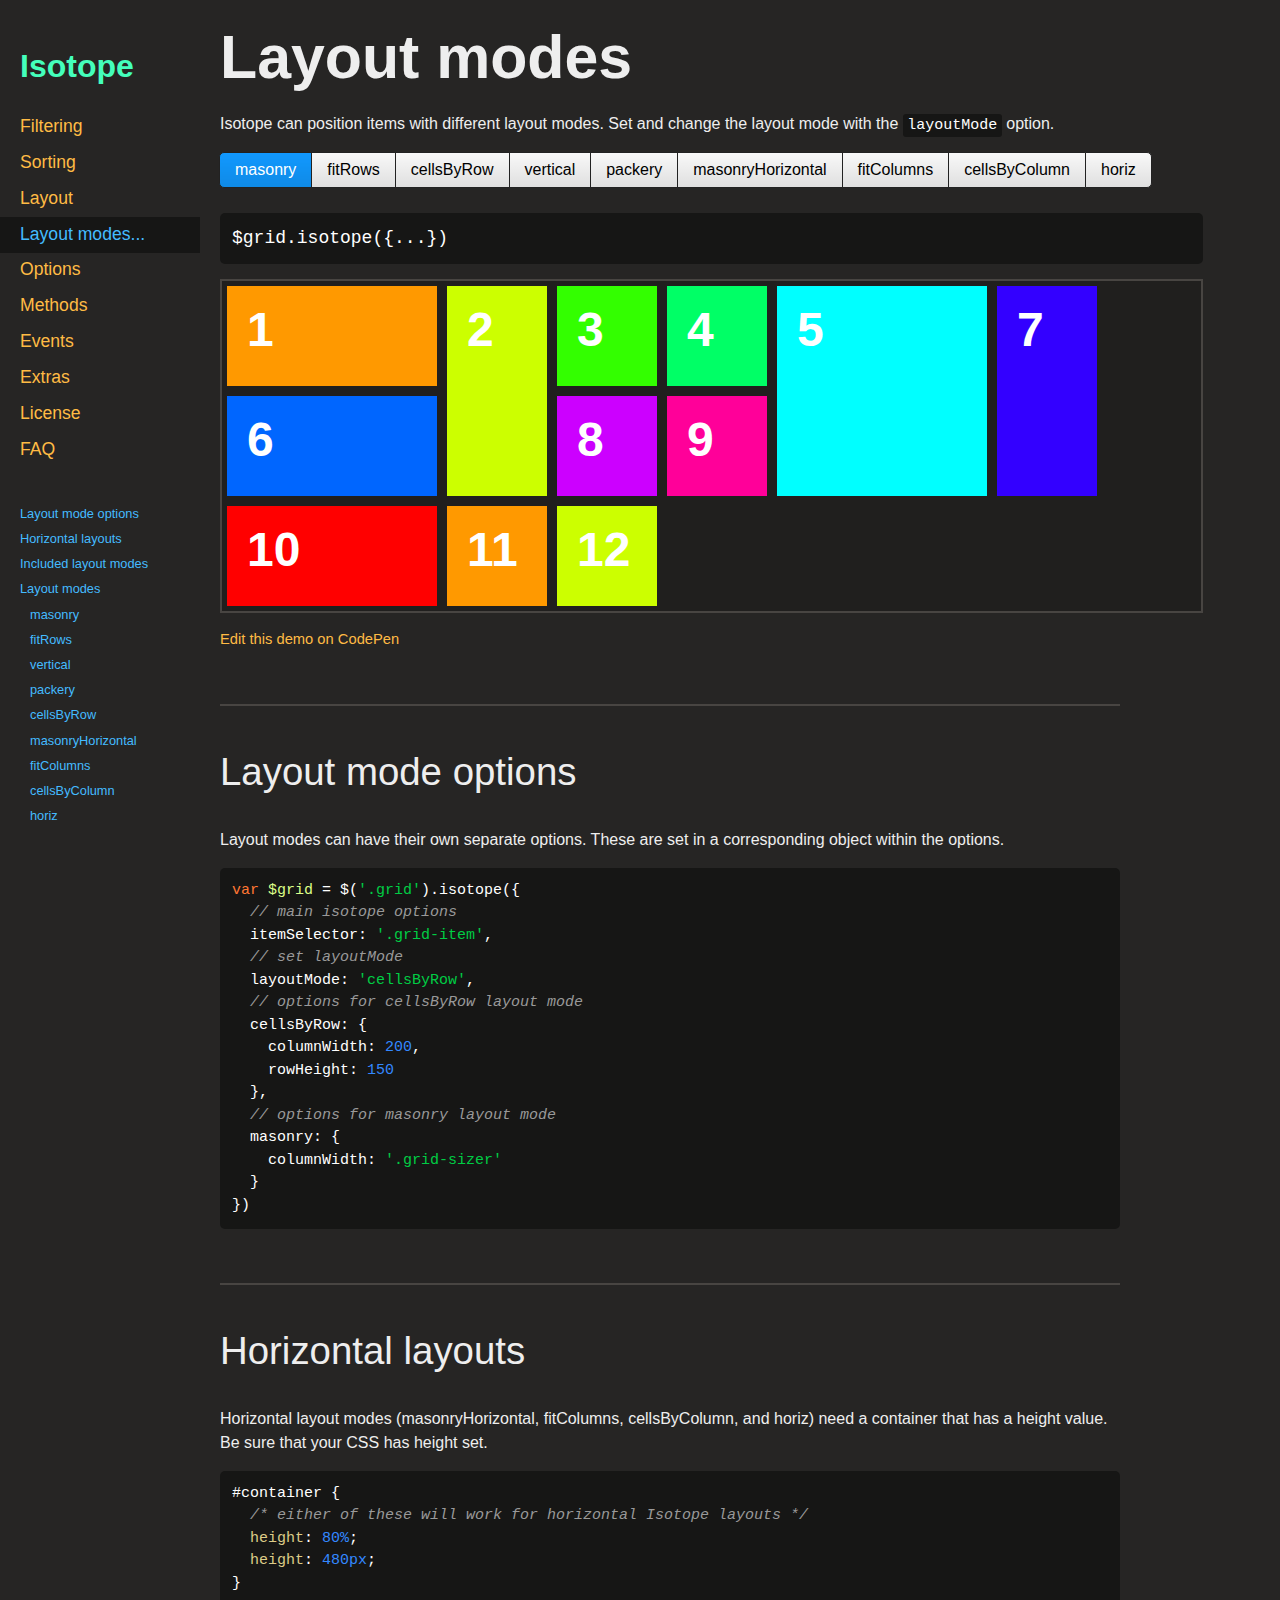
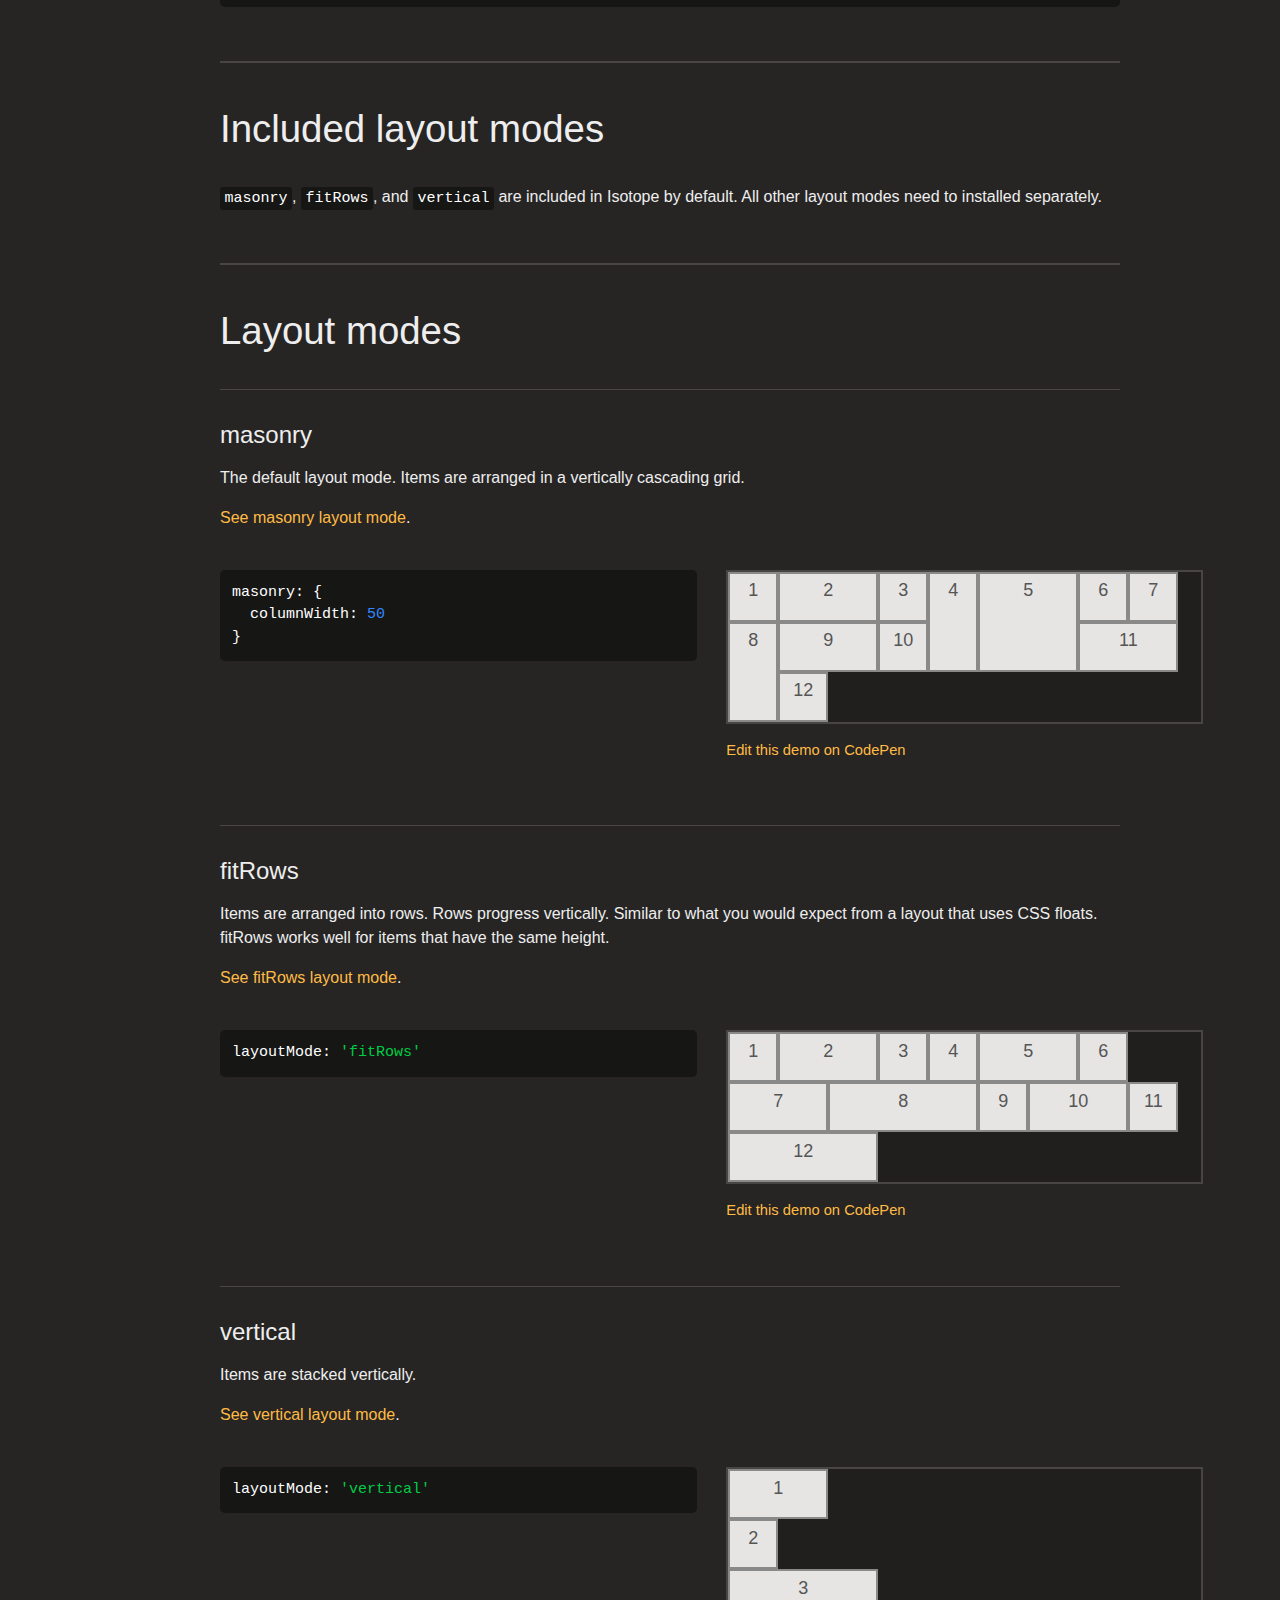
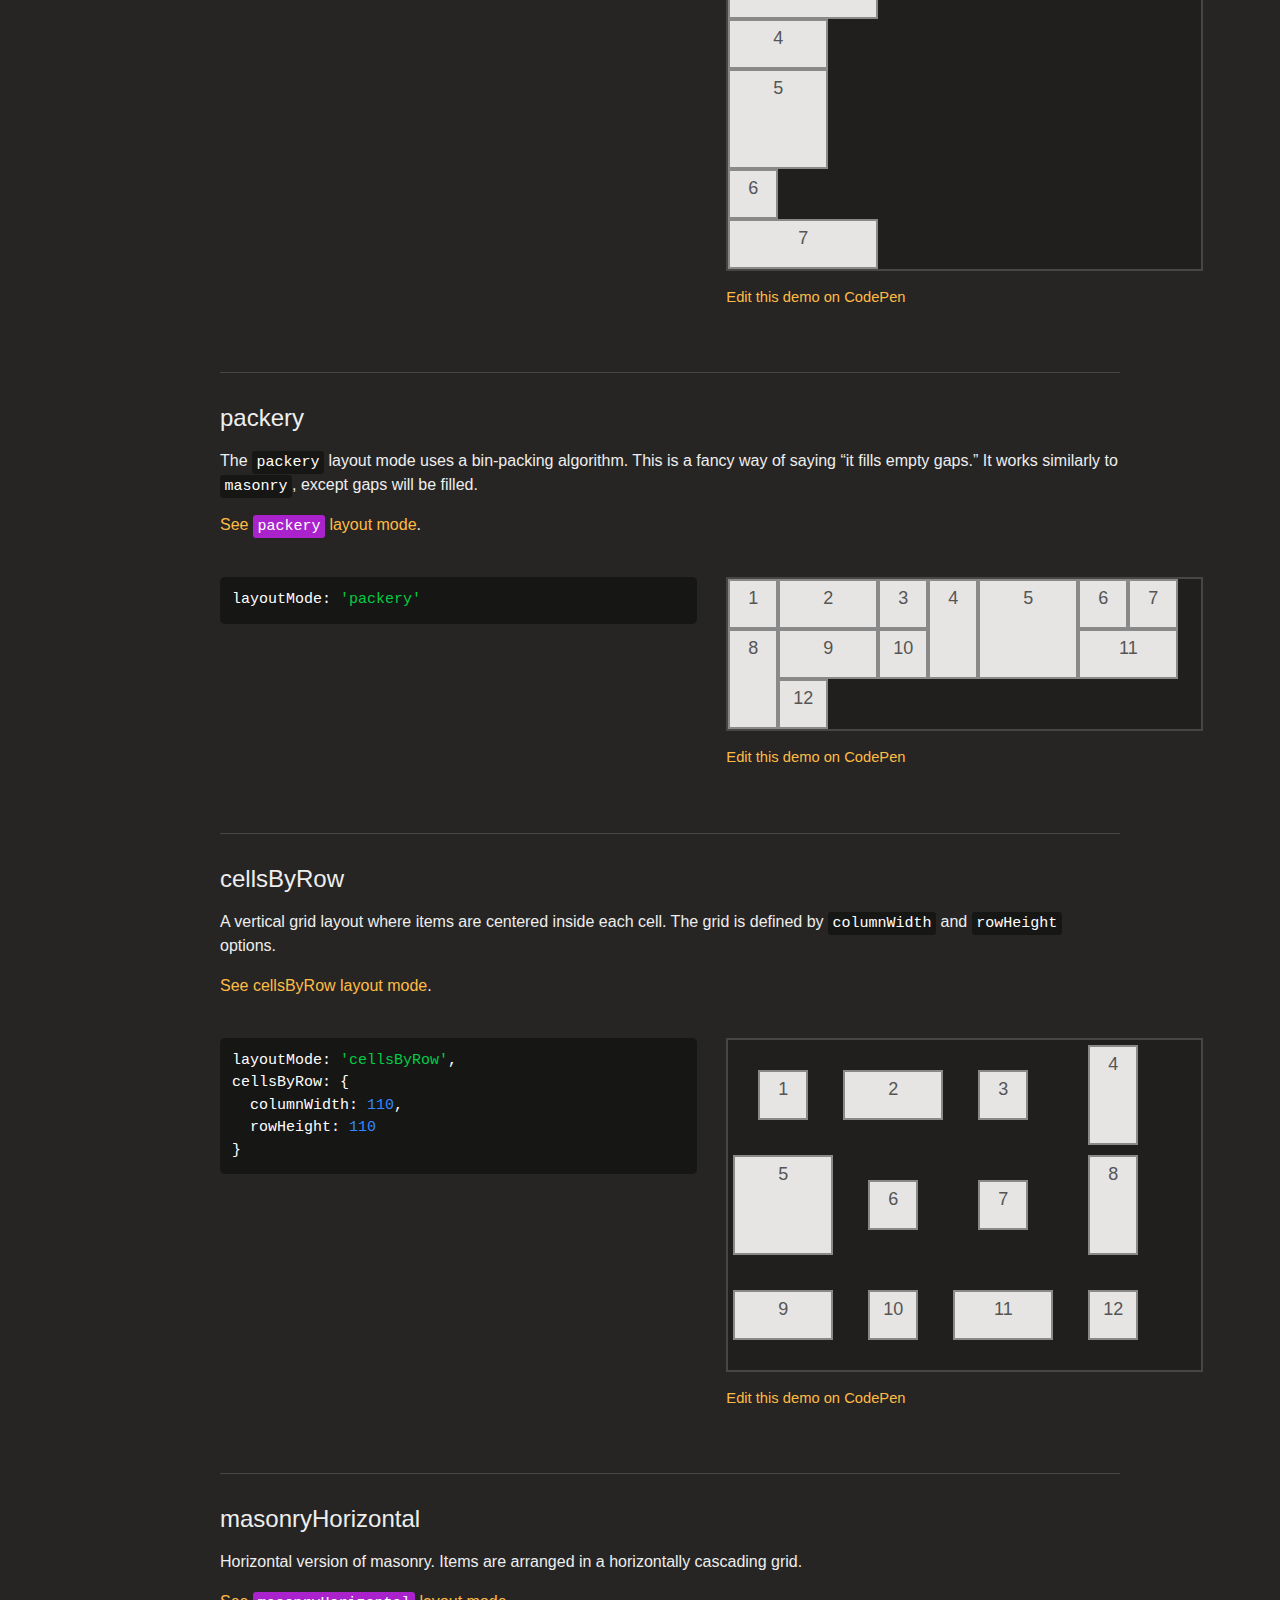
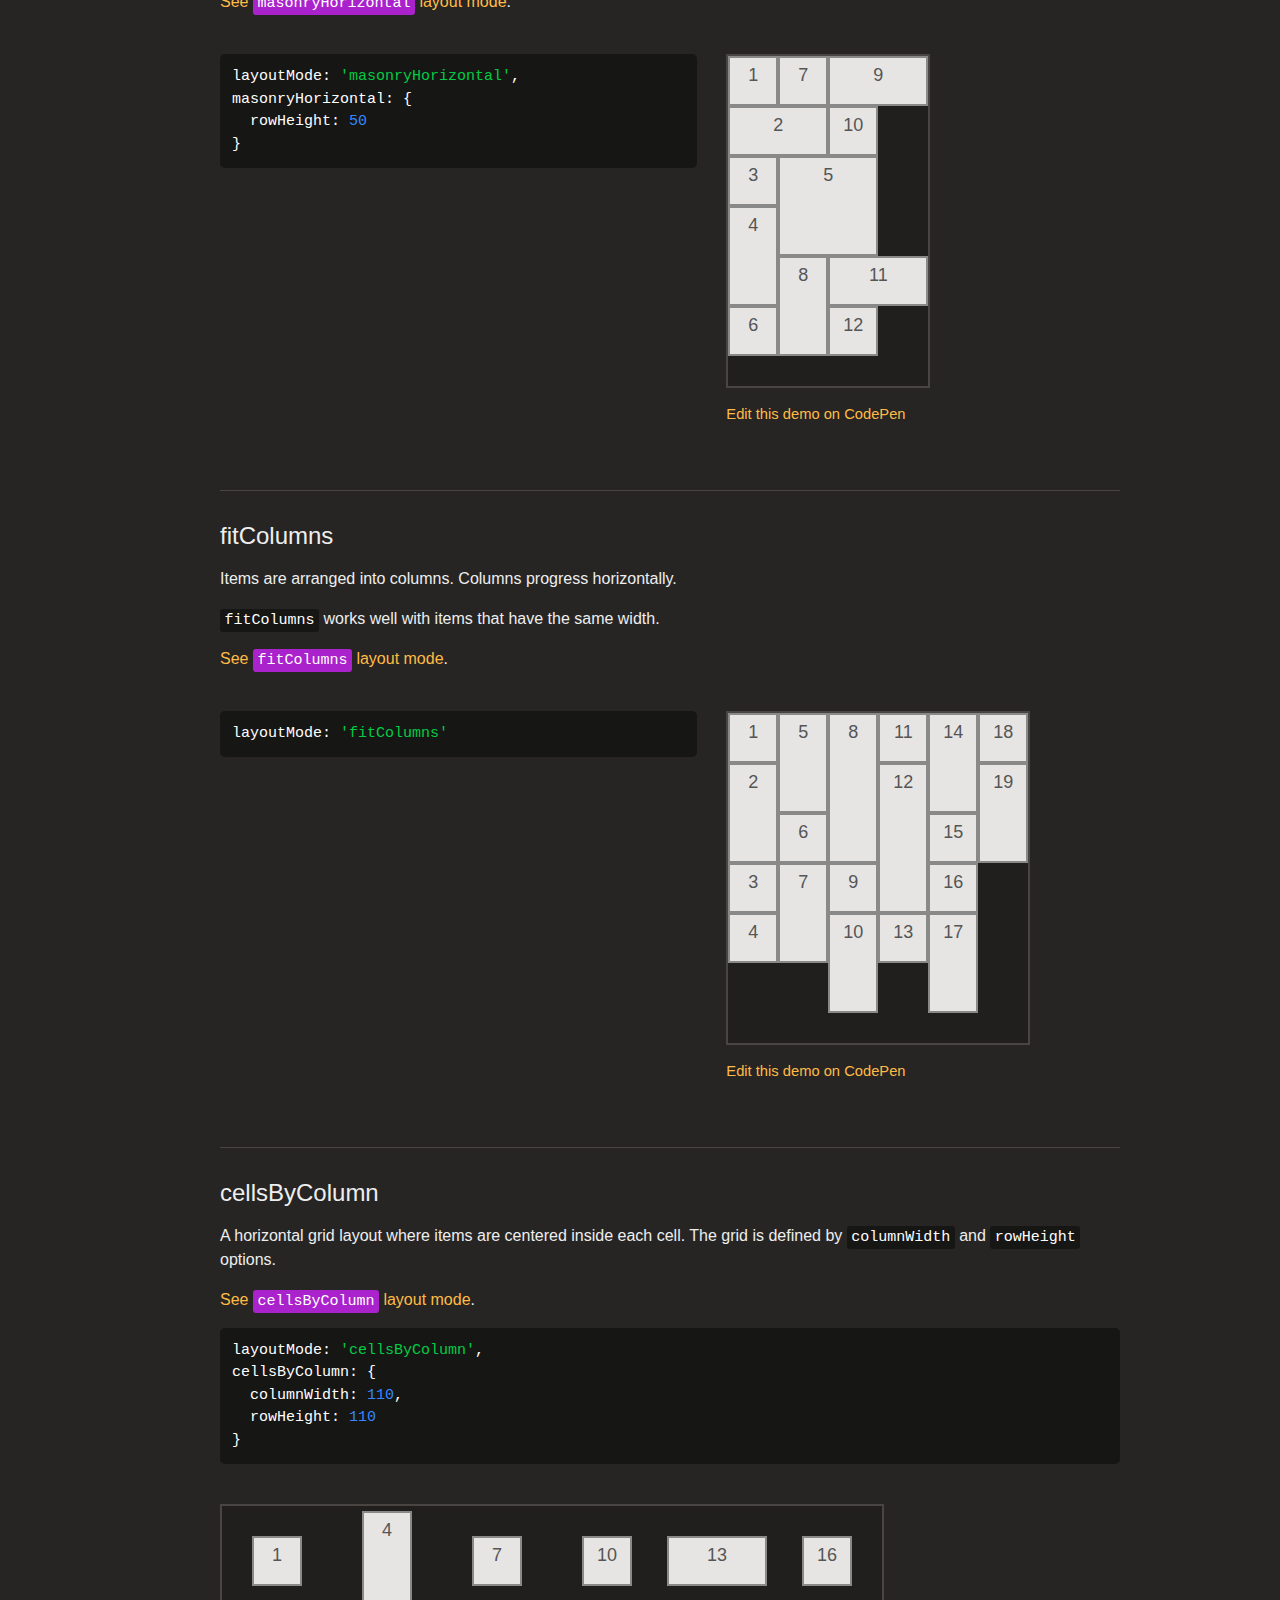
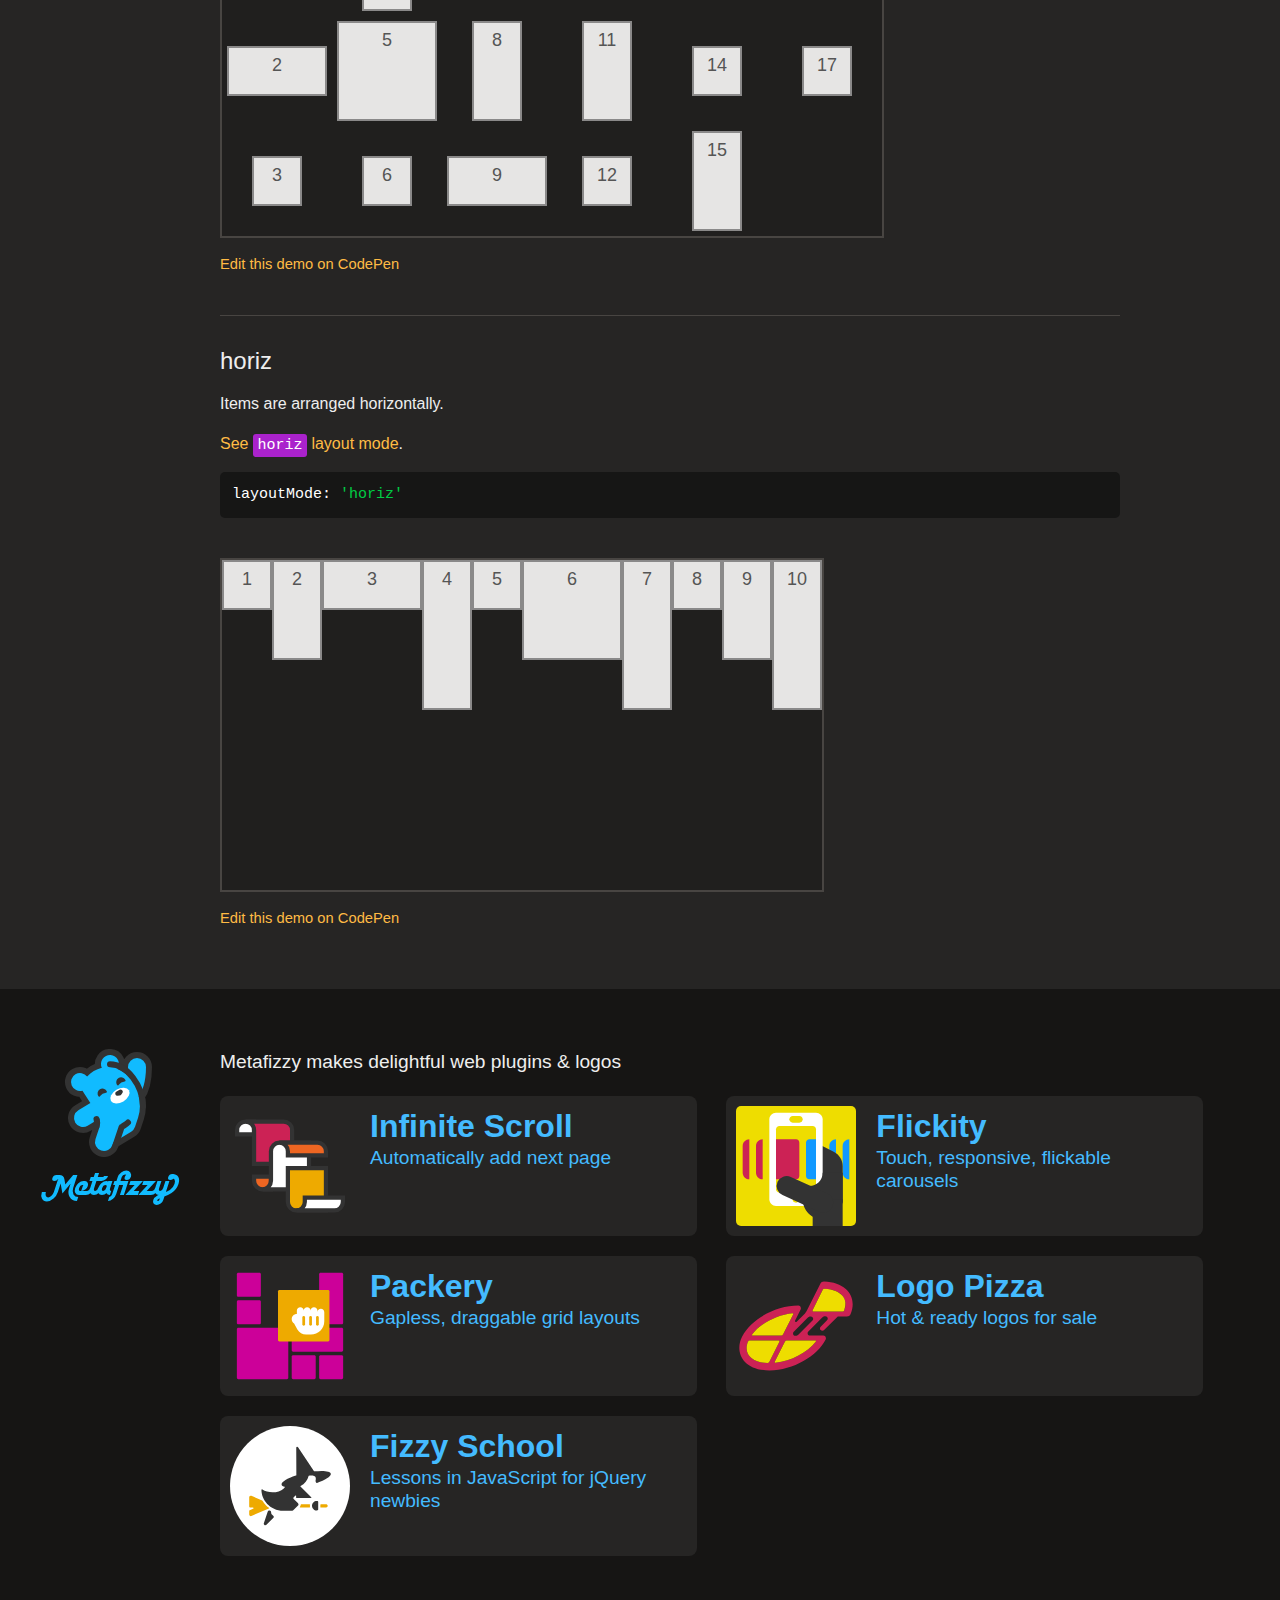
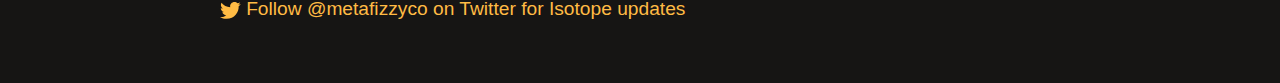
<file: Conception/isotope-docs/layout-modes.html>
<!doctype html>
<html class="export" lang="en">
<head>
  <meta charset="utf-8">
  <meta name="viewport" content="width=device-width">
  <meta name="description" content="Filter &amp; sort magical layouts">

  <title>Isotope &#xB7; Layout modes</title>

    <!-- Isotope does not require any CSS files -->
    <link rel="stylesheet" href="css/isotope-docs.css?6" media="screen">

  <meta name="twitter:card" content="summary">
  <meta name="twitter:site" content="@metafizzyco">
  <meta name="twitter:url" content="https://isotope.metafizzy.co/layout-modes.html">
  <meta name="twitter:title" content="Isotope Layout modes">
  <meta name="twitter:description" content="Filter &amp; sort magical layouts">

</head>
<body class="page--layout-modes">


  <div class="nav">
    <h1 class="nav__title"><a href=".">Isotope</a></h1>
  
    <ol class="site-nav">
      <li class="site-nav__item site-nav__item--filtering">
        <a class="site-nav__item__link" href="filtering.html">Filtering</a></li>
      <li class="site-nav__item site-nav__item--sorting">
        <a class="site-nav__item__link" href="sorting.html">Sorting</a></li>
      <li class="site-nav__item site-nav__item--layout ">
        <a class="site-nav__item__link" href="layout.html">Layout</a>
      </li>
      <li class="site-nav__item site-nav__item--layout-modes sub-nav-parent">
        <a class="site-nav__item__link" href="layout-modes.html">Layout modes</a>
        <ul class="sub-nav">
            <li class="sub-nav__item sub-nav__item--masonry">
              <a class="sub-nav__item__link" href="layout-modes/masonry.html">masonry</a></li>
            <li class="sub-nav__item sub-nav__item--fitrows">
              <a class="sub-nav__item__link" href="layout-modes/fitrows.html">fitRows</a></li>
            <li class="sub-nav__item sub-nav__item--vertical">
              <a class="sub-nav__item__link" href="layout-modes/vertical.html">vertical</a></li>
            <li class="sub-nav__item sub-nav__item--packery">
              <a class="sub-nav__item__link" href="layout-modes/packery.html">packery</a></li>
            <li class="sub-nav__item sub-nav__item--cellsbyrow">
              <a class="sub-nav__item__link" href="layout-modes/cellsbyrow.html">cellsByRow</a></li>
            <li class="sub-nav__item sub-nav__item--masonryhorizontal">
              <a class="sub-nav__item__link" href="layout-modes/masonryhorizontal.html">masonryHorizontal</a></li>
            <li class="sub-nav__item sub-nav__item--fitcolumns">
              <a class="sub-nav__item__link" href="layout-modes/fitcolumns.html">fitColumns</a></li>
            <li class="sub-nav__item sub-nav__item--cellsbycolumn">
              <a class="sub-nav__item__link" href="layout-modes/cellsbycolumn.html">cellsByColumn</a></li>
            <li class="sub-nav__item sub-nav__item--horiz">
              <a class="sub-nav__item__link" href="layout-modes/horiz.html">horiz</a></li>
        </ul>
      </li>
      <li class="site-nav__item site-nav__item--options">
        <a class="site-nav__item__link" href="options.html">Options</a></li>
      <li class="site-nav__item site-nav__item--methods">
        <a class="site-nav__item__link" href="methods.html">Methods</a></li>
      <li class="site-nav__item site-nav__item--events">
        <a class="site-nav__item__link" href="events.html">Events</a></li>
      <li class="site-nav__item site-nav__item--extras">
        <a class="site-nav__item__link" href="extras.html">Extras</a></li>
      <li class="site-nav__item site-nav__item--license">
        <a class="site-nav__item__link" href="license.html">License</a></li>
      <li class="site-nav__item site-nav__item--faq">
        <a class="site-nav__item__link" href="faq.html">FAQ</a></li>
    </ol>
  
    <ul class="page-nav" data-js="page-nav">
<li class="page-nav__item page-nav__item--h2"><a href="#layout-mode-options">Layout mode options</a></li>
<li class="page-nav__item page-nav__item--h2"><a href="#horizontal-layouts">Horizontal layouts</a></li>
<li class="page-nav__item page-nav__item--h2"><a href="#included-layout-modes">Included layout modes</a></li>
<li class="page-nav__item page-nav__item--h2"><a href="#layout-modes">Layout modes</a></li>
<li class="page-nav__item page-nav__item--h3"><a href="#masonry">masonry</a></li>
<li class="page-nav__item page-nav__item--h3"><a href="#fitrows">fitRows</a></li>
<li class="page-nav__item page-nav__item--h3"><a href="#vertical">vertical</a></li>
<li class="page-nav__item page-nav__item--h3"><a href="#packery">packery</a></li>
<li class="page-nav__item page-nav__item--h3"><a href="#cellsbyrow">cellsByRow</a></li>
<li class="page-nav__item page-nav__item--h3"><a href="#masonryhorizontal">masonryHorizontal</a></li>
<li class="page-nav__item page-nav__item--h3"><a href="#fitcolumns">fitColumns</a></li>
<li class="page-nav__item page-nav__item--h3"><a href="#cellsbycolumn">cellsByColumn</a></li>
<li class="page-nav__item page-nav__item--h3"><a href="#horiz">horiz</a></li>
</ul>
  </div>


  <div id="content" class="main">
    <div class="container">
        <h1>Layout modes</h1>


<p>Isotope can position items with different layout modes. Set and change the layout mode with the <code>layoutMode</code> option.</p>

<div class="big-demo go-wide" data-js="layout-modes-demo">

  <div class="button-group js-radio-button-group">
    <button class="button is-checked" data-layout-mode="masonry" checked="checked">masonry</button>
    <button class="button" data-layout-mode="fitRows">fitRows</button>
    <button class="button" data-layout-mode="cellsByRow">cellsByRow</button>
    <button class="button" data-layout-mode="vertical">vertical</button>
    <button class="button" data-layout-mode="packery">packery</button>
    <button class="button" data-layout-mode="masonryHorizontal" data-is-horizontal="true">masonryHorizontal</button>
    <button class="button" data-layout-mode="fitColumns" data-is-horizontal="true">fitColumns</button>
    <button class="button" data-layout-mode="cellsByColumn" data-is-horizontal="true">cellsByColumn</button>
    <button class="button" data-layout-mode="horiz" data-is-horizontal="true">horiz</button>
  </div>

  <pre class="code-display"><code>$grid.isotope({...})</code></pre>

  <div class="grid">
    <div class="grid-splash-item grid-splash-item--width2">1</div>
    <div class="grid-splash-item grid-splash-item--height2">2</div>
    <div class="grid-splash-item">3</div>
    <div class="grid-splash-item">4</div>
    <div class="grid-splash-item grid-splash-item--width2 grid-splash-item--height2">5</div>
    <div class="grid-splash-item grid-splash-item--width2">6</div>
    <div class="grid-splash-item grid-splash-item--height2">7</div>
    <div class="grid-splash-item">8</div>
    <div class="grid-splash-item">9</div>
    <div class="grid-splash-item grid-splash-item--width2">10</div>
    <div class="grid-splash-item">11</div>
    <div class="grid-splash-item">12</div>
  </div>

  <p class="edit-demo">
      <a href="https://codepen.io/desandro/pen/ClgeH">Edit this demo on CodePen</a>
  </p>
</div>

<h2 id="layout-mode-options">Layout mode options</h2>

<p>Layout modes can have their own separate options. These are set in a corresponding object within the options.</p>

<pre><code class="js"><span class="keyword">var</span> <span class="jquery_var">$grid</span> = $(<span class="string">&apos;.grid&apos;</span>).isotope({
  <span class="comment">// main isotope options</span>
  itemSelector: <span class="string">&apos;.grid-item&apos;</span>,
  <span class="comment">// set layoutMode</span>
  layoutMode: <span class="string">&apos;cellsByRow&apos;</span>,
  <span class="comment">// options for cellsByRow layout mode</span>
  cellsByRow: {
    <span class="attr">columnWidth</span>: <span class="number">200</span>,
    <span class="attr">rowHeight</span>: <span class="number">150</span>
  },
  <span class="comment">// options for masonry layout mode</span>
  masonry: {
    <span class="attr">columnWidth</span>: <span class="string">&apos;.grid-sizer&apos;</span>
  }
})
</code></pre>


<h2 id="horizontal-layouts">Horizontal layouts</h2>

<p>Horizontal layout modes (masonryHorizontal, fitColumns, cellsByColumn, and horiz) need a container that has a height value. Be sure that your CSS has height set.</p>

<pre><code class="css"><span class="selector-id">#container</span> {
  <span class="comment">/* either of these will work for horizontal Isotope layouts */</span>
  <span class="attribute">height</span>: <span class="number">80%</span>;
  <span class="attribute">height</span>: <span class="number">480px</span>;
}
</code></pre>


<h2 id="included-layout-modes">Included layout modes</h2>

<p><code>masonry</code>, <code>fitRows</code>, and <code>vertical</code> are included in Isotope by default. All other layout modes need to installed separately.</p>


<h2 id="layout-modes">Layout modes</h2>


<h3 id="masonry">masonry</h3>

<p>The default layout mode. Items are arranged in a vertically cascading grid.</p>

<p><a href="layout-modes/masonry.html">See masonry layout mode</a>.</p>

<div class="duo example">
  <div class="duo__cell example__code">
<pre><code class="js">masonry: {
  <span class="attr">columnWidth</span>: <span class="number">50</span>
}
</code></pre>
  </div>
  <div class="duo__cell example__demo">
    <div class="grid grid--counting" data-isotope="{ &quot;masonry&quot;: { &quot;columnWidth&quot;: 50 } }">
      <div class="grid-item"></div>
      <div class="grid-item grid-item--width2"></div>
      <div class="grid-item"></div>
      <div class="grid-item grid-item--height2"></div>
      <div class="grid-item grid-item--width2 grid-item--height2"></div>
      <div class="grid-item"></div>
      <div class="grid-item"></div>
      <div class="grid-item grid-item--height2"></div>
      <div class="grid-item grid-item--width2"></div>
      <div class="grid-item"></div>
      <div class="grid-item grid-item--width2"></div>
      <div class="grid-item"></div>
    </div>
    <p class="edit-demo">
        <a href="https://codepen.io/desandro/pen/mEinp">Edit this demo on CodePen</a>
    </p>
  </div>
</div>


<h3 id="fitrows">fitRows</h3>

<p>Items are arranged into rows. Rows progress vertically. Similar to what you would expect from a layout that uses CSS floats. fitRows works well for items that have the same height.</p>

<p><a href="layout-modes/fitrows.html">See fitRows layout mode</a>.</p>

<div class="duo example">
  <div class="duo__cell example__code">
<pre><code class="js">layoutMode: <span class="string">&apos;fitRows&apos;</span>
</code></pre>
  </div>
  <div class="duo__cell example__demo">
    <div class="grid grid--counting" data-isotope="{ &quot;layoutMode&quot;: &quot;fitRows&quot; }">
      <div class="grid-item"></div>
      <div class="grid-item grid-item--width2"></div>
      <div class="grid-item"></div>
      <div class="grid-item"></div>
      <div class="grid-item grid-item--width2"></div>
      <div class="grid-item"></div>
      <div class="grid-item grid-item--width2"></div>
      <div class="grid-item grid-item--width3"></div>
      <div class="grid-item"></div>
      <div class="grid-item grid-item--width2"></div>
      <div class="grid-item"></div>
      <div class="grid-item grid-item--width3"></div>
    </div>
    <p class="edit-demo">
        <a href="https://codepen.io/desandro/pen/nCskp">Edit this demo on CodePen</a>
    </p>
  </div>
</div>


<h3 id="vertical">vertical</h3>

<p>Items are stacked vertically.</p>

<p><a href="layout-modes/vertical.html">See vertical layout mode</a>.</p>

<div class="duo example">
  <div class="duo__cell example__code">
<pre><code class="js">layoutMode: <span class="string">&apos;vertical&apos;</span>
</code></pre>
  </div>
  <div class="duo__cell example__demo">
    <div class="grid grid--counting" data-isotope="{ &quot;layoutMode&quot;: &quot;vertical&quot; }">
      <div class="grid-item grid-item--width2"></div>
      <div class="grid-item"></div>
      <div class="grid-item grid-item--width3"></div>
      <div class="grid-item grid-item--width2"></div>
      <div class="grid-item grid-item--width2 grid-item--height2"></div>
      <div class="grid-item"></div>
      <div class="grid-item grid-item--width3"></div>
    </div>
    <p class="edit-demo">
        <a href="https://codepen.io/desandro/pen/oXxepd">Edit this demo on CodePen</a>
    </p>
  </div>
</div>


<h3 id="packery">packery</h3>

<p>The <code>packery</code> layout mode uses a bin-packing algorithm. This is a fancy way of saying &#x201C;it fills empty gaps.&#x201D; It works similarly to <code>masonry</code>, except gaps will be filled.</p>

<p><a href="layout-modes/packery.html">See <code>packery</code> layout mode</a>.</p>

<div class="duo example">
  <div class="duo__cell example__code">
<pre><code class="js">layoutMode: <span class="string">&apos;packery&apos;</span>
</code></pre>
  </div>
  <div class="duo__cell example__demo">
    <div class="grid grid--counting" data-isotope="{ &quot;layoutMode&quot;: &quot;packery&quot; }">
      <div class="grid-item"></div>
      <div class="grid-item grid-item--width2"></div>
      <div class="grid-item"></div>
      <div class="grid-item grid-item--height2"></div>
      <div class="grid-item grid-item--width2 grid-item--height2"></div>
      <div class="grid-item"></div>
      <div class="grid-item"></div>
      <div class="grid-item grid-item--height2"></div>
      <div class="grid-item grid-item--width2"></div>
      <div class="grid-item"></div>
      <div class="grid-item grid-item--width2"></div>
      <div class="grid-item"></div>
    </div>
    <p class="edit-demo">
        <a href="https://codepen.io/desandro/pen/vdwmb">Edit this demo on CodePen</a>
    </p>
  </div>
</div>


<h3 id="cellsbyrow">cellsByRow</h3>

<p>A vertical grid layout where items are centered inside each cell. The grid is defined by <code>columnWidth</code> and <code>rowHeight</code> options.</p>

<p><a href="layout-modes/cellsbyrow.html">See cellsByRow layout mode</a>.</p>

<div class="duo example">
  <div class="duo__cell example__code">
<pre><code class="js">layoutMode: <span class="string">&apos;cellsByRow&apos;</span>,
<span class="attr">cellsByRow</span>: {
  <span class="attr">columnWidth</span>: <span class="number">110</span>,
  <span class="attr">rowHeight</span>: <span class="number">110</span>
}
</code></pre>
  </div>
  <div class="duo__cell example__demo">
    <div class="grid grid--counting" data-isotope="{ &quot;layoutMode&quot;: &quot;cellsByRow&quot;, &quot;cellsByRow&quot;: { &quot;columnWidth&quot;: 110, &quot;rowHeight&quot;: 110 } }">
      <div class="grid-item"></div>
      <div class="grid-item grid-item--width2"></div>
      <div class="grid-item"></div>
      <div class="grid-item grid-item--height2"></div>
      <div class="grid-item grid-item--width2 grid-item--height2"></div>
      <div class="grid-item"></div>
      <div class="grid-item"></div>
      <div class="grid-item grid-item--height2"></div>
      <div class="grid-item grid-item--width2"></div>
      <div class="grid-item"></div>
      <div class="grid-item grid-item--width2"></div>
      <div class="grid-item"></div>
    </div>

    <p class="edit-demo">
        <a href="https://codepen.io/desandro/pen/zFart">Edit this demo on CodePen</a>
    </p>
  </div>
</div>


<h3 id="masonryhorizontal">masonryHorizontal</h3>

<p>Horizontal version of masonry. Items are arranged in a horizontally cascading grid.</p>

<p><a href="layout-modes/masonryhorizontal.html">See <code>masonryHorizontal</code> layout mode</a>.</p>

<div class="duo example">
  <div class="duo__cell example__code">
<pre><code class="js">layoutMode: <span class="string">&apos;masonryHorizontal&apos;</span>,
<span class="attr">masonryHorizontal</span>: {
  <span class="attr">rowHeight</span>: <span class="number">50</span>
}
</code></pre>
  </div>
  <div class="duo__cell example__demo">
    <div class="grid grid--counting grid--horizontal horizontal counting" data-isotope="{ &quot;layoutMode&quot;: &quot;masonryHorizontal&quot;, &quot;masonryHorizontal&quot;: { &quot;rowHeight&quot;: 50 } }">
      <div class="grid-item"></div>
      <div class="grid-item grid-item--width2"></div>
      <div class="grid-item"></div>
      <div class="grid-item grid-item--height2"></div>
      <div class="grid-item grid-item--width2 grid-item--height2"></div>
      <div class="grid-item"></div>
      <div class="grid-item"></div>
      <div class="grid-item grid-item--height2"></div>
      <div class="grid-item grid-item--width2"></div>
      <div class="grid-item"></div>
      <div class="grid-item grid-item--width2"></div>
      <div class="grid-item"></div>
    </div>
    <p class="edit-demo">
        <a href="https://codepen.io/desandro/pen/oCiAD">Edit this demo on CodePen</a>
    </p>
  </div>
</div>


<h3 id="fitcolumns">fitColumns</h3>

<p>Items are arranged into columns. Columns progress horizontally.</p>

<p><code>fitColumns</code> works well with items that have the same width.</p>

<p><a href="layout-modes/fitcolumns.html">See <code>fitColumns</code> layout mode</a>.</p>

<div class="duo example">
  <div class="duo__cell example__code">
<pre><code class="js">layoutMode: <span class="string">&apos;fitColumns&apos;</span>
</code></pre>
  </div>
  <div class="duo__cell example__demo">
    <div class="grid grid--counting grid--horizontal" data-isotope="{ &quot;layoutMode&quot;: &quot;fitColumns&quot; }">
      <div class="grid-item"></div>
      <div class="grid-item grid-item--height2"></div>
      <div class="grid-item"></div>
      <div class="grid-item"></div>
      <div class="grid-item grid-item--height2"></div>
      <div class="grid-item"></div>
      <div class="grid-item grid-item--height2"></div>
      <div class="grid-item grid-item--height3"></div>
      <div class="grid-item"></div>
      <div class="grid-item grid-item--height2"></div>
      <div class="grid-item"></div>
      <div class="grid-item grid-item--height3"></div>
      <div class="grid-item"></div>
      <div class="grid-item grid-item--height2"></div>
      <div class="grid-item"></div>
      <div class="grid-item"></div>
      <div class="grid-item grid-item--height2"></div>
      <div class="grid-item"></div>
      <div class="grid-item grid-item--height2"></div>
    </div>
    <p class="edit-demo">
        <a href="https://codepen.io/desandro/pen/zEAwi">Edit this demo on CodePen</a>
    </p>
  </div>
</div>


<h3 id="cellsbycolumn">cellsByColumn</h3>

<p>A horizontal grid layout where items are centered inside each cell. The grid is defined by <code>columnWidth</code> and <code>rowHeight</code> options.</p>

<p><a href="layout-modes/cellsbycolumn.html">See <code>cellsByColumn</code> layout mode</a>.</p>

<pre><code class="js">layoutMode: <span class="string">&apos;cellsByColumn&apos;</span>,
<span class="attr">cellsByColumn</span>: {
  <span class="attr">columnWidth</span>: <span class="number">110</span>,
  <span class="attr">rowHeight</span>: <span class="number">110</span>
}
</code></pre>

<div class="example">
  <div class="grid grid--counting grid--horizontal" data-isotope="{ &quot;layoutMode&quot;: &quot;cellsByColumn&quot;, &quot;cellsByColumn&quot;: { &quot;columnWidth&quot;: 110, &quot;rowHeight&quot;: 110 } }">
    <div class="grid-item"></div>
    <div class="grid-item grid-item--width2"></div>
    <div class="grid-item"></div>
    <div class="grid-item grid-item--height2"></div>
    <div class="grid-item grid-item--width2 grid-item--height2"></div>
    <div class="grid-item"></div>
    <div class="grid-item"></div>
    <div class="grid-item grid-item--height2"></div>
    <div class="grid-item grid-item--width2"></div>
    <div class="grid-item"></div>
    <div class="grid-item grid-item--height2"></div>
    <div class="grid-item"></div>
    <div class="grid-item grid-item--width2"></div>
    <div class="grid-item"></div>
    <div class="grid-item grid-item--height2"></div>
    <div class="grid-item"></div>
    <div class="grid-item"></div>
  </div>
  <p class="edit-demo">
      <a href="https://codepen.io/desandro/pen/qAlEy">Edit this demo on CodePen</a>
  </p>
</div>


<h3 id="horiz">horiz</h3>

<p>Items are arranged horizontally.</p>

<p><a href="layout-modes/horiz.html">See <code>horiz</code> layout mode</a>.</p>

<pre><code class="js">layoutMode: <span class="string">&apos;horiz&apos;</span>
</code></pre>

<div class="example">
  <div class="grid grid--counting grid--horizontal" data-isotope="{ &quot;layoutMode&quot;: &quot;horiz&quot; }">
    <div class="grid-item"></div>
    <div class="grid-item grid-item--height2"></div>
    <div class="grid-item grid-item--width2"></div>
    <div class="grid-item grid-item--height3"></div>
    <div class="grid-item"></div>
    <div class="grid-item grid-item--width2 grid-item--height2"></div>
    <div class="grid-item grid-item--height3"></div>
    <div class="grid-item"></div>
    <div class="grid-item grid-item--height2"></div>
    <div class="grid-item grid-item--height3"></div>
  </div>
  <p class="edit-demo">
      <a href="https://codepen.io/desandro/pen/uGetl">Edit this demo on CodePen</a>
  </p>
</div>


    </div>
  </div>

  <footer class="site-footer">
  
    <div class="container">
  
      <p class="site-footer__copy">Metafizzy makes delightful web plugins &amp; logos</p>
  
      <div class="showcase">
      
        <ul class="showcase-item-list">
      
            <li class="showcase-item">
              <a class="showcase-item__link" href="https://infinite-scroll.com">
                <div class="showcase-item__image">
                    <svg class="infinite-scroll-illo" xmlns="http://www.w3.org/2000/svg" viewbox="0 0 520 520" width="200" height="200">
                      <path class="infinite-scroll-illo__page infinite-scroll-illo__page--back" d="M90,110H10V90c0-22,18-40,40-40h40V110z"/>
                      <path class="infinite-scroll-illo__page infinite-scroll-illo__page--front1" d="M270,90L270,90c0-22-18-40-40-40h0H50h0c22,0,40,18,40,40v0v0v160h180V90z"/>
                      <path class="infinite-scroll-illo__page infinite-scroll-illo__page--front2" d="M170,330v-20H90v20v0c0,22,18,40,40,40h0h40V330z"/>
                      <path class="infinite-scroll-illo__page infinite-scroll-illo__page--back" d="M350,150H210c-22,0-40,18-40,40v140v0c0,22-18,40-40,40h0h220V150z"/>
                      <path class="infinite-scroll-illo__page infinite-scroll-illo__page--front3" d="M430,470V270H250v160c0,22,18,40,40,40H430z"/>
                      <path class="infinite-scroll-illo__page infinite-scroll-illo__page--front2" d="M250,190v20h180v-20c0-22-18-40-40-40H210h0C232,150,250,168,250,190L250,190z"/>
                      <path class="infinite-scroll-illo__page infinite-scroll-illo__page--back" d="M330,410v20v0c0,22-18,40-40,40h0h180c22,0,40-18,40-40v-20H330z"/>
                    </svg>
                </div>
                <div class="showcase-item__text">
                  <h3 class="showcase-item__title">Infinite Scroll</h3>
                  <p class="showcase-item__description">Automatically add next page</p>
                </div>
              </a>
            </li>
      
            <li class="showcase-item">
              <a class="showcase-item__link" href="https://flickity.metafizzy.co">
                <div class="showcase-item__image">
                    <svg class="flickity-illo" xmlns="http://www.w3.org/2000/svg" viewbox="0 0 360 360" width="100" height="100">
                      <path class="flickity-illo__color1" fill="#19F" d="M300 220L300 220c-11 0-20-9-20-20v-80c0-11 9-20 20-20h0V220z"/>
                      <path class="flickity-illo__color1" fill="#19F" d="M340 220L340 220c-11 0-20-9-20-20v-80c0-11 9-20 20-20h0V220z"/>
                      <path class="flickity-illo__color2" fill="#333" d="M320 290V180c0-18-10-35-27-43L240 110v180H320z"/>
                      <path class="flickity-illo__color3" fill="white" d="M240 300H120c-11 0-20-9-20-20V40c0-11 9-20 20-20h120c11 0 20 9 20 20v240C260 291 251 300 240 300z"/>
                      <path class="flickity-illo__color4" fill="#ED0" d="M230 260H130c-6 0-10-5-10-10V70c0-6 5-10 10-10h100c6 0 10 5 10 10v180 C240 256 236 260 230 260z"/>
                      <path class="flickity-illo__color2" fill="#333" d="M260 200h60v81c0 32-26 59-59 59h0c-34 0-61-27-61-61V240h20 C242 240 260 222 260 200L260 200z"/>
                      <path class="flickity-illo__color5" fill="#C25" d="M180 220h-60V100h60c6 0 10 5 10 10v100C190 216 186 220 180 220z"/>
                      <path class="flickity-illo__color1" fill="#19F" d="M240 220h-20c-6 0-10-5-10-10V110c0-6 5-10 10-10h20V220z"/>
                      <rect class="flickity-illo__color2" fill="#333" x="230" y="280" width="90" height="80"/>
                      <circle class="flickity-illo__color4" fill="#ED0" cx="180" cy="280" r="10"/>
                      <line class="flickity-illo__thumb" stroke="#333" stroke-width="60" stroke-linecap="round" x1="262" y1="290" x2="152" y2="240"/>
                      <path class="flickity-illo__color4" fill="#ED0" d="M190 50h-20c-6 0-10-5-10-10v0c0-6 5-10 10-10h20c6 0 10 5 10 10v0C200 46 196 50 190 50z"/>
                      <path class="flickity-illo__color5" fill="#C25" d="M80 220L80 220c-11 0-20-9-20-20v-80c0-11 9-20 20-20h0V220z"/>
                      <path class="flickity-illo__color5" fill="#C25" d="M40 220L40 220c-11 0-20-9-20-20v-80c0-11 9-20 20-20h0V220z"/>
                    </svg>
                </div>
                <div class="showcase-item__text">
                  <h3 class="showcase-item__title">Flickity</h3>
                  <p class="showcase-item__description">Touch, responsive, flickable carousels</p>
                </div>
              </a>
            </li>
      
            <li class="showcase-item">
              <a class="showcase-item__link" href="https://packery.metafizzy.co">
                <div class="showcase-item__image">
                    <svg class="packery-illo" xmlns="http://www.w3.org/2000/svg" viewbox="0 0 700 700" width="100" height="100">
                      <path class="packery-illo__item" fill="#C09" d="M172 180H48c-4 0-8-4-8-8V48c0-4 4-8 8-8h124c4 0 8 4 8 8v124C180 176 176 180 172 180z"/>
                      <path class="packery-illo__item" fill="#C09" d="M172 340H48c-4 0-8-4-8-8V208c0-4 4-8 8-8h124c4 0 8 4 8 8v124C180 336 176 340 172 340z"/>
                      <path class="packery-illo__item" fill="#C09" d="M492 660H368c-4 0-8-4-8-8V528c0-4 4-8 8-8h124c4 0 8 4 8 8v124C500 656 496 660 492 660z"/>
                      <path class="packery-illo__item" fill="#C09" d="M652 660H528c-4 0-8-4-8-8V528c0-4 4-8 8-8h124c4 0 8 4 8 8v124C660 656 656 660 652 660z"/>
                      <path class="packery-illo__item" fill="#C09" d="M652 500H368c-4 0-8-4-8-8V368c0-4 4-8 8-8h284c4 0 8 4 8 8v124C660 496 656 500 652 500z"/>
                      <path class="packery-illo__item" fill="#C09" d="M332 660H48c-4 0-8-4-8-8V368c0-4 4-8 8-8h284c4 0 8 4 8 8v284C340 656 336 660 332 660z"/>
                      <path class="packery-illo__item" fill="#C09" d="M652 340H528c-4 0-8-4-8-8V48c0-4 4-8 8-8h124c4 0 8 4 8 8v284C660 336 656 340 652 340z"/>
                      <path class="packery-illo__draggie" fill="#EA0" d="M572 440H288c-4 0-8-4-8-8V148c0-4 4-8 8-8h284c4 0 8 4 8 8v284C580 436 576 440 572 440z"/>
                      <g>
                        <path class="packery-illo__hand" fill="white" d="M530 250c-11 0-20 9-20 20v-10c0-11-9-20-20-20s-20 9-20 20c0-11-9-20-20-20s-20 9-20 20c0-11-9-20-20-20
                          s-20 9-20 20v20c-17 0-30 13-30 30c0 11 6 20 14 25l19 35c10 18 30 30 51 30h28
                          c43 0 78-35 78-78V270C550 259 541 250 530 250z"/>
                        <line class="packery-illo__hand-line" stroke="#EA0" fill="none" stroke-width="16" stroke-linecap="round" x1="430" y1="300" x2="430" y2="340"/>
                        <line class="packery-illo__hand-line" stroke="#EA0" fill="none" stroke-width="16" stroke-linecap="round" x1="470" y1="300" x2="470" y2="340"/>
                        <line class="packery-illo__hand-line" stroke="#EA0" fill="none" stroke-width="16" stroke-linecap="round" x1="510" y1="300" x2="510" y2="340"/>
                      </g>
                    </svg>
                </div>
                <div class="showcase-item__text">
                  <h3 class="showcase-item__title">Packery</h3>
                  <p class="showcase-item__description">Gapless, draggable grid layouts</p>
                </div>
              </a>
            </li>
      
            <li class="showcase-item">
              <a class="showcase-item__link" href="http://logo.pizza">
                <div class="showcase-item__image">
                    <svg class="logo-pizza-illo" xmlns="http://www.w3.org/2000/svg" viewbox="0 0 700 700" width="100" height="100">
                      <path class="logo-pizza-illo__outline" fill="#C25" d="M513 91c-9-0-17 5-21 12l-80 160c-3 5-6 10-11 15l-47 47
                        c-5 5-12-1-9-7l32-64c5-11-2-23-14-23h-0c-121 0-268 70-327 180
                        C-9 497 35 609 196 609c138 0 279-85 327-180v0c5-11-2-23-14-23h-77c-13 0-19-15-10-24
                        l81-81c5-5 11-8 18-8l0 0c13 0 19 15 10 24L494 354c-6 6-6 14 0 20c3 3 6 4 10 4
                        c4 0 7-1 10-4l80-80h53c9 0 17-5 21-13C707 190 656 97 513 91z M334 281l-59 117
                        c-2 5-7 8-13 8H97c-4 0-6-4-3-7c49-64 143-114 236-124C333 275 335 278 334 281z
                         M70 441c2-4 6-7 10-7h168c4 0 7 4 5 8l-59 118c-2 4-6 6-11 6
                        C106 565 38 521 70 441z M466 441c-49 64-143 114-236 124c-3 0-6-3-4-6l59-117
                        c2-5 7-8 13-8h166C466 434 468 438 466 441z M446 318l-81 81c-5 5-11 8-18 8l0 0
                        c-13 0-19-15-10-24l81-81c5-5 11-8 18-8l0 0C449 294 455 309 446 318z M447 258L506 139
                        c2-4 6-7 11-6c101 7 140 60 114 126c-2 4-6 7-10 7H452C448 266 445 262 447 258z"/>
                      <path class="logo-pizza-illo__slice" fill="#ED0" d="M334 281l-59 117c-2 5-7 8-13 8H97c-4 0-6-4-3-7
                        c49-64 143-114 236-124C333 275 335 278 334 281z"/>
                      <path class="logo-pizza-illo__slice" fill="#ED0" d="M70 441c2-4 6-7 10-7h168c4 0 7 4 5 8l-59 118c-2 4-6 6-11 6
                        C106 565 38 521 70 441z"/>
                      <path class="logo-pizza-illo__slice" fill="#ED0" d="M466 441c-49 64-143 114-236 124c-3 0-6-3-4-6l59-117
                        c2-5 7-8 13-8h166C466 434 468 438 466 441z"/>
                      <path class="logo-pizza-illo__slice" fill="#ED0" d="M447 258L506 139c2-4 6-7 11-6c101 7 140 60 114 126c-2 4-6 7-10 7H452
                        C448 266 445 262 447 258z"/>
                    </svg>
                </div>
                <div class="showcase-item__text">
                  <h3 class="showcase-item__title">Logo Pizza</h3>
                  <p class="showcase-item__description">Hot &amp; ready logos for sale</p>
                </div>
              </a>
            </li>
      
            <li class="showcase-item">
              <a class="showcase-item__link" href="http://fizzy.school">
                <div class="showcase-item__image">
                    <svg class="witchie-logo" xmlns="http://www.w3.org/2000/svg" viewbox="0 0 1000 1000" width="200" height="200">
                      <circle class="witchie-logo__moon" fill="white" cx="500" cy="500" r="500"/>
                      <path class="witchie-logo__broom" fill="#EA0" d="M582 675a35 35 0 0 0 8-20 3 3 0 0 1 3-2h71a3 3 0 0 1 3 3 59 59 0 0 0 0 20 3 3 0 0 1-3 3h-79A3 3 0 0 1 582 675Zm219 4a13 13 0 0 0 13-14c-1-7-7-12-14-12h-44a3 3 0 0 0-3 3v21a3 3 0 0 0 3 3ZM299 660a203 203 0 0 1-27-36 8 8 0 0 0-4-3L178 582a13 13 0 0 0-18 12v77a8 8 0 0 0 8 8h22a5 5 0 0 1 2 10L164 703a8 8 0 0 0-4 7v28a13 13 0 0 0 18 12l146-63a3 3 0 0 0 1-5A197 197 0 0 1 299 660Z"/>
                      <path class="witchie-logo__dress" fill="#333" d="M326 705h4a13 13 0 0 1 13 13v8a13 13 0 0 0 4 9l13 13a13 13 0 0 1 0 19l-56 56c-10 10-26-0-22-13L314 714A13 13 0 0 1 326 705Zm397-79c-27 0-47 26-37 54 3 7 11 16 17 19a42 42 0 0 0 19 5 38 38 0 0 0 7-1 8 8 0 0 0 6-8v-62a8 8 0 0 0-6-8 38 38 0 0 0-7-1M840 397c-3-15-33-23-77-23a521 521 0 0 0-59 4 5 5 0 0 1-5-2L567 177a8 8 0 0 0-7-4 8 8 0 0 0-8 8l1 227a5 5 0 0 1-4 5c-74 24-123 55-119 76 2 8 11 14 26 18a3 3 0 0 1 1 4l-11 11c-20 20-56 30-92 30-31 0-63-8-84-23a5 5 0 0 0-3-1 5 5 0 0 0-5 5c0 78 68 173 183 173h75a10 10 0 0 0 7-3l38-38a16 16 0 0 0 0-23l-34-34a10 10 0 0 1 0-14l15-15a3 3 0 0 1 5 2v15a5 5 0 0 0 5 5H674a4 4 0 0 0 3-7l-90-90a3 3 0 0 1 1-4c34-19 59-49 67-84a3 3 0 0 1 2-2c6-1 12-1 17-1 22 0 37 5 39 14 1 6 3 11 2 17-5 17 1 31 8 31a6 6 0 0 0 2-0C797 448 845 419 840 397Z"/>
                    </svg>
                </div>
                <div class="showcase-item__text">
                  <h3 class="showcase-item__title">Fizzy School</h3>
                  <p class="showcase-item__description">Lessons in JavaScript for jQuery newbies</p>
                </div>
              </a>
            </li>
      
        </ul> 
      
      </div>
  
      <p class="site-footer__copy">
        <a href="https://twitter.com/metafizzyco">
          <svg class="twitter-logo" xmlns="http://www.w3.org/2000/svg" viewbox="0 0 512 512" width="30" height="30">
            <path d="M512 97c-19 8-39 14-60 16 22-13 38-34 46-58-20 12-43 21-67 25-19-19-46-32-77-32-58 0-117 52-102 129-87-4-165-46-216-110-24 40-19 107 32 140-17 0-33-5-48-13v1c0 51 36 93 84 103-15 4-34 5-47 2 13 42 52 72 98 73-47 36-96 49-155 44 46 30 102 47 161 47 197 0 306-168 299-312 20-15 38-34 52-55z"/>
          </svg>
          Follow @metafizzyco on Twitter for Isotope updates
        </a>
      </p>
  
      <div class="mfzy-brand">
        <a class="mfzy-brand__link" href="https://metafizzy.co">
          <svg class="mfzy-logo" xmlns="http://www.w3.org/2000/svg" xmlns:xlink="http://www.w3.org/1999/xlink" viewbox="0 0 144 144" width="36" height="36">
            <title>Metafizzy logo</title>
            <defs>
              <path id="mfzy-logo__body" d="M 120 24 a 12 12 0 0 0-24 0 a 72 72 0 0 1 -1 11
                a 40 40 0 0 0 -13 -8.5 A 12 12 0 1 0 61.1 25.1 c -8 2 -14 6 -19.6 11.6 
                A 12 12 0 1 0 35.3 55.5 L 45.8 72.1 l -16 9.6 A 12 12 0 0 0 42.2 102.3
                L 58 92.8 a 20 20 0 0 1 -0.2 11.9 l -5.2 15.5 a 12 12 0 0 0 22.8 7.6
                l 1.1 -3.3 l 23.7 -14.2 a 12 12 0 0 0 5.2 -6.5 l 4 -12 A 50 50 0 0 0 111.9 76
                a 52 52 0 0 0 -1.6 -12.8 C 115 57 120 44 120 24Z"/>
              <path id="mfzy-logo__eye" d="M 0 6.5 a 6.5 6.5 0 0 1 13 0 c 0 3.5 -3 0.5 -6.5 0.5 s -6.5 3 -6.5 -0.5 Z"/>
              <clippath id="mfzy-logo__body-clip">
                <use xlink:href="#mfzy-logo__body"/>
              </clippath>
            </defs>
            <use class="mfzy-logo__body-outline" xlink:href="#mfzy-logo__body" fill="#333" stroke="#333" stroke-width="16"/>
            <use class="mfzy-logo__body-fill" xlink:href="#mfzy-logo__body"/>
            <g class="mfzy-logo__stripes" clip-path="url(#mfzy-logo__body-clip)">
              <rect fill="#E62" x="16" width="120" height="138"/>
              <path fill="#C25" d="M96 24L16 72V0h80v24z"/>
              <path fill="#EA0" d="M116 70L16 130v-26l95-57 5 23z"/>
              <path fill="#19F" d="M136 138H16v-8l120-72v80z"/>
            </g>
            <path class="mfzy-logo__cut-ins" stroke="#333" fill="none" stroke-linecap="round" stroke-linejoin="round" stroke-width="8" d="M 72 20.4 c 23 0 44 29 44 56
              M 54 103.4 a 16 16 0 0 0 0 -10
              M 96 98 c -2 2 -8 6 -8.5,6 l -8.4 25.1"/>
            <g transform="translate(53 57) rotate(-31)">
              <ellipse class="mfzy-logo__snout" cx="25" cy="21" rx="14" ry="9" fill="#FFF"/>
              <use class="mfzy-logo__feature" xlink:href="#mfzy-logo__eye" fill="#333"/>
              <use class="mfzy-logo__feature" xlink:href="#mfzy-logo__eye" fill="#333" transform="translate(29 0)"/>
              <path class="mfzy-logo__feature" d="M 28.6 14 a 3 3 0 0 1 1.3 5.6 l -2.6 1.2 a 3 3 0 0 1 -2.6 0
                l -2.6 -1.2 a 3 3 0 0 1 1.3 -5.6 Z" fill="#333"/>
            </g>
          </svg>
          <svg class="mfzy-wordmark" xmlns="http://www.w3.org/2000/svg" viewbox="0 0 280 80" fill="none" stroke="#333" width="140" height="40">
            <g transform="skewX(-18)">
              <path stroke-width="8" d="M38 20h6c4 0 7 2 9 6l9 18l12-24h2v22
              a20 22 0 0 0 20 22M48 22v28a12 15 0 0 1-24 0M98 44a6 6 0 0 0 0-12h-2
              a8 10 0 0 0 0 20h14a8 10 0 0 0 8-10M118 12v30a8 10 0 0 0 16 0M150 36
              q-4-4-8-4a8 10 0 1 0 8 10m0-14v14a8 10 0 0 0 8 10M184 20a9 9 0 0 0-18 0
              v34a8 10 0 0 1-8 10M158 32h24v24M190 32h18l-12 20h18M216 32h18l-12 20h18
              a8 10 0 0 0 8-10m0-14v14a8 10 0 0 0 16 0m0-14v38a6 6 0 0 1-12 0
              c0-12 32-8 32-32c0-10-6-16-15-16M108 24h24a6 6 0 0 0 6-6M102 38h-4"/>
              <g stroke-width="6">
                <circle cx="38" cy="22" r="3"/>
                <circle cx="182" cy="20" r="3"/>
                <circle cx="269" cy="20" r="3"/>
              </g>
            </g>
          </svg>
        </a>
      </div>
  
    </div>
  
  </footer>

<!-- Looking for isotope.js? Use isotope.pkgd.min.js -->
<!-- Isotope does NOT require jQuery. But it does make things easier -->
<script src="https://code.jquery.com/jquery-3.1.1.min.js"></script>
<script>window.jQuery || document.write('<script src="js/jquery.min.js"><\/script>')</script>

  <script src="js/isotope-docs.min.js?6"></script>


</body>
</html>
</file>
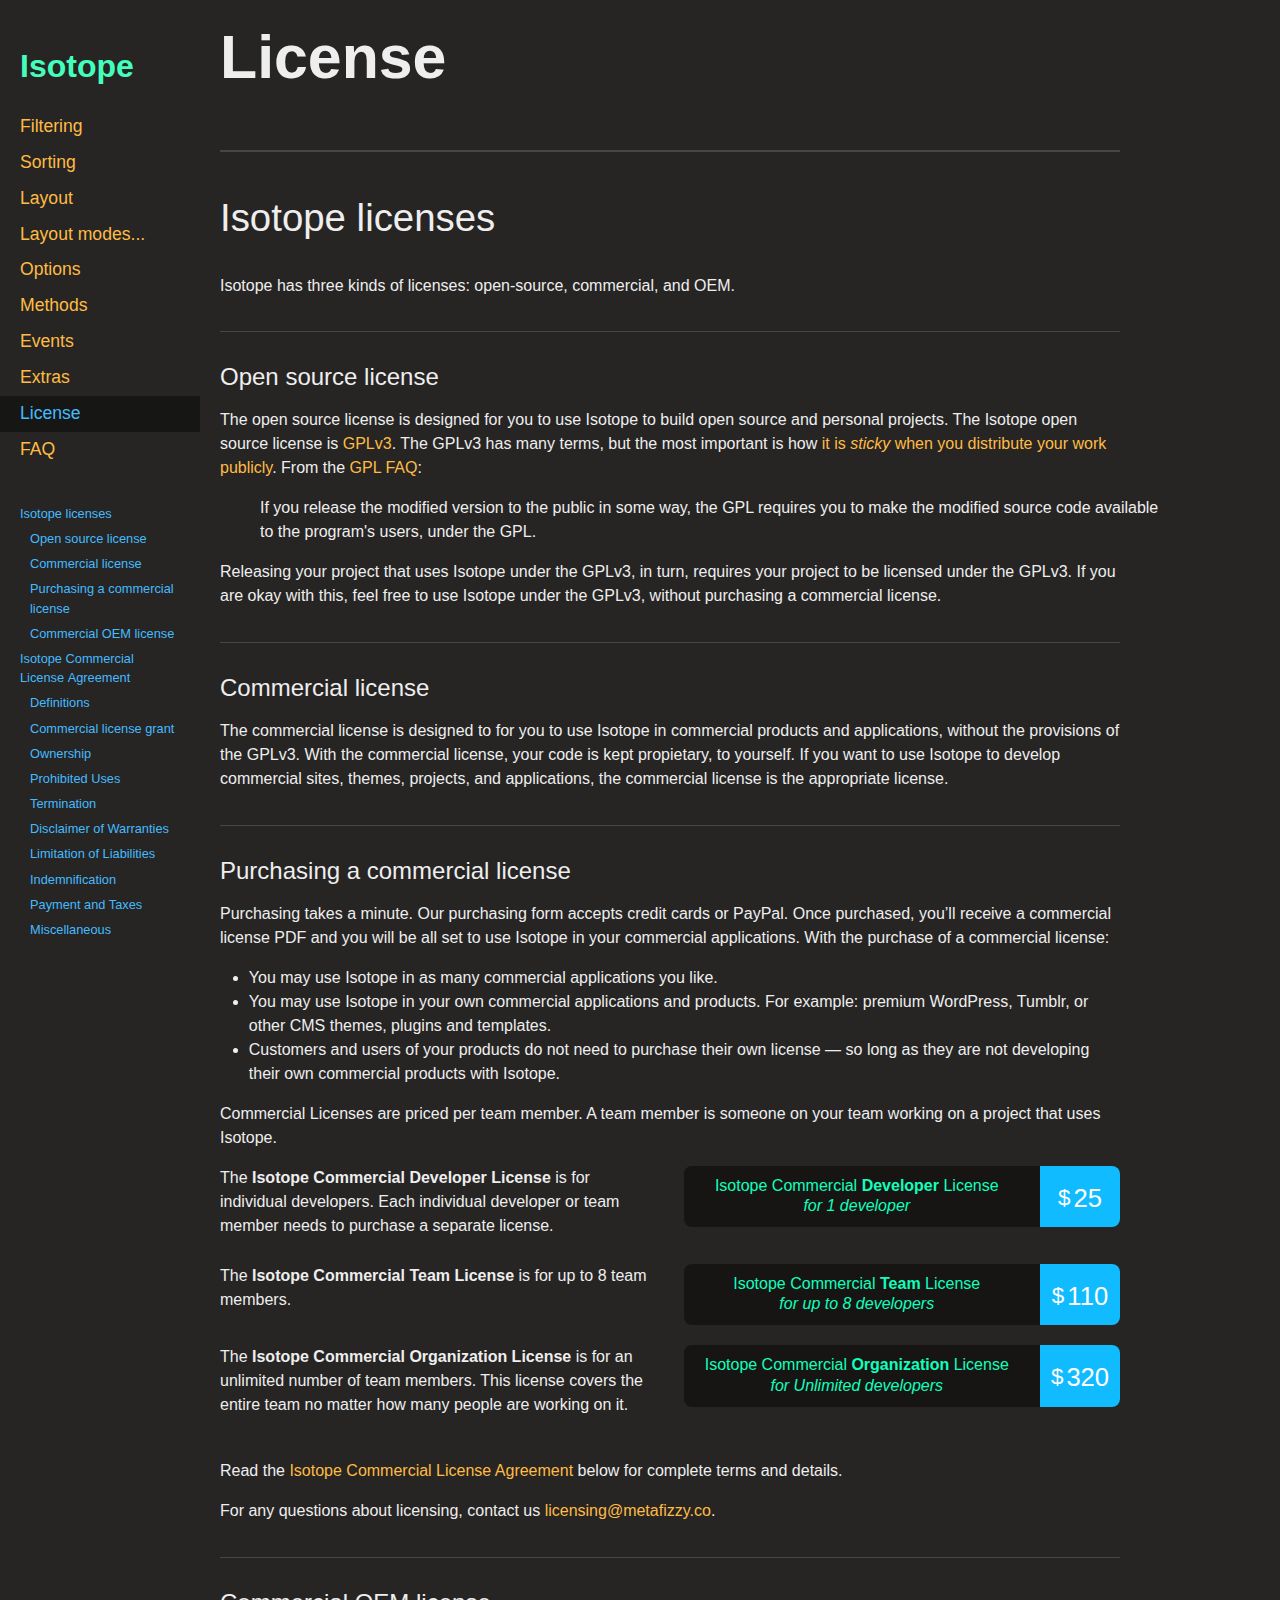
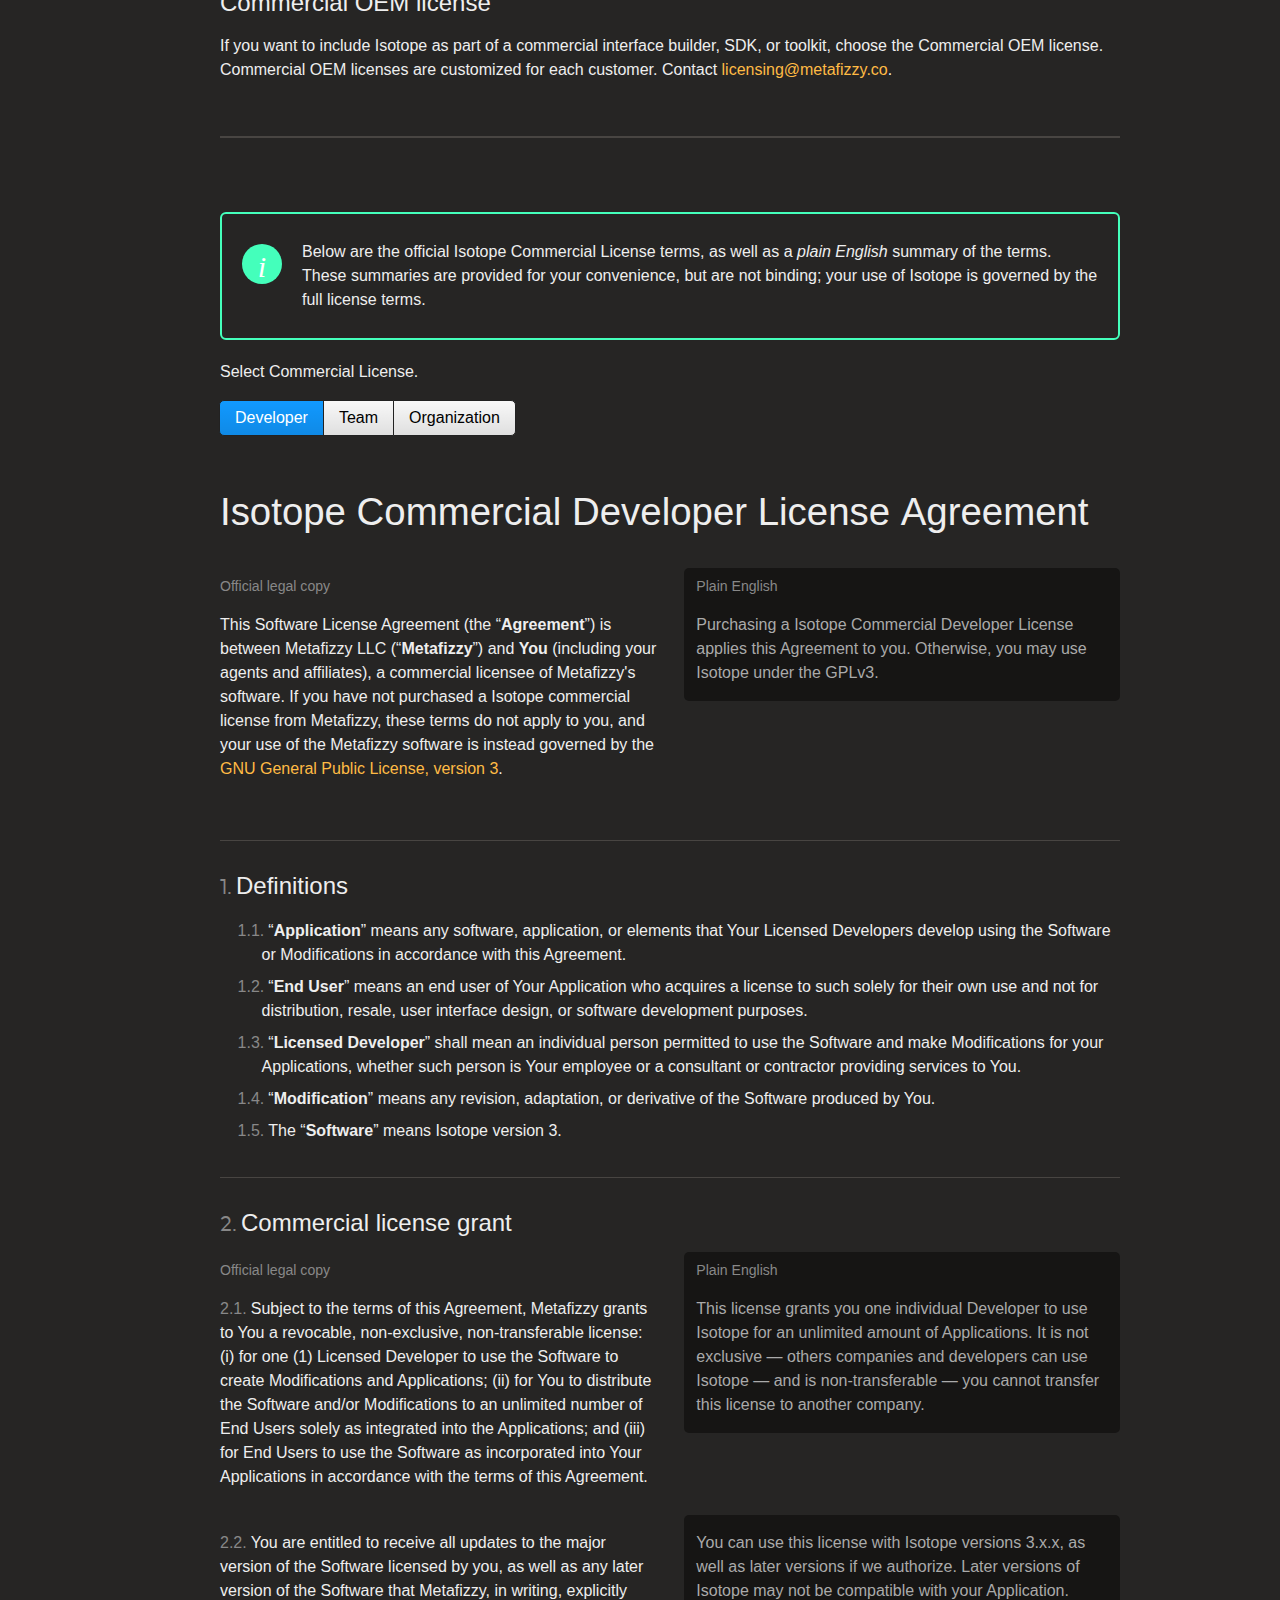
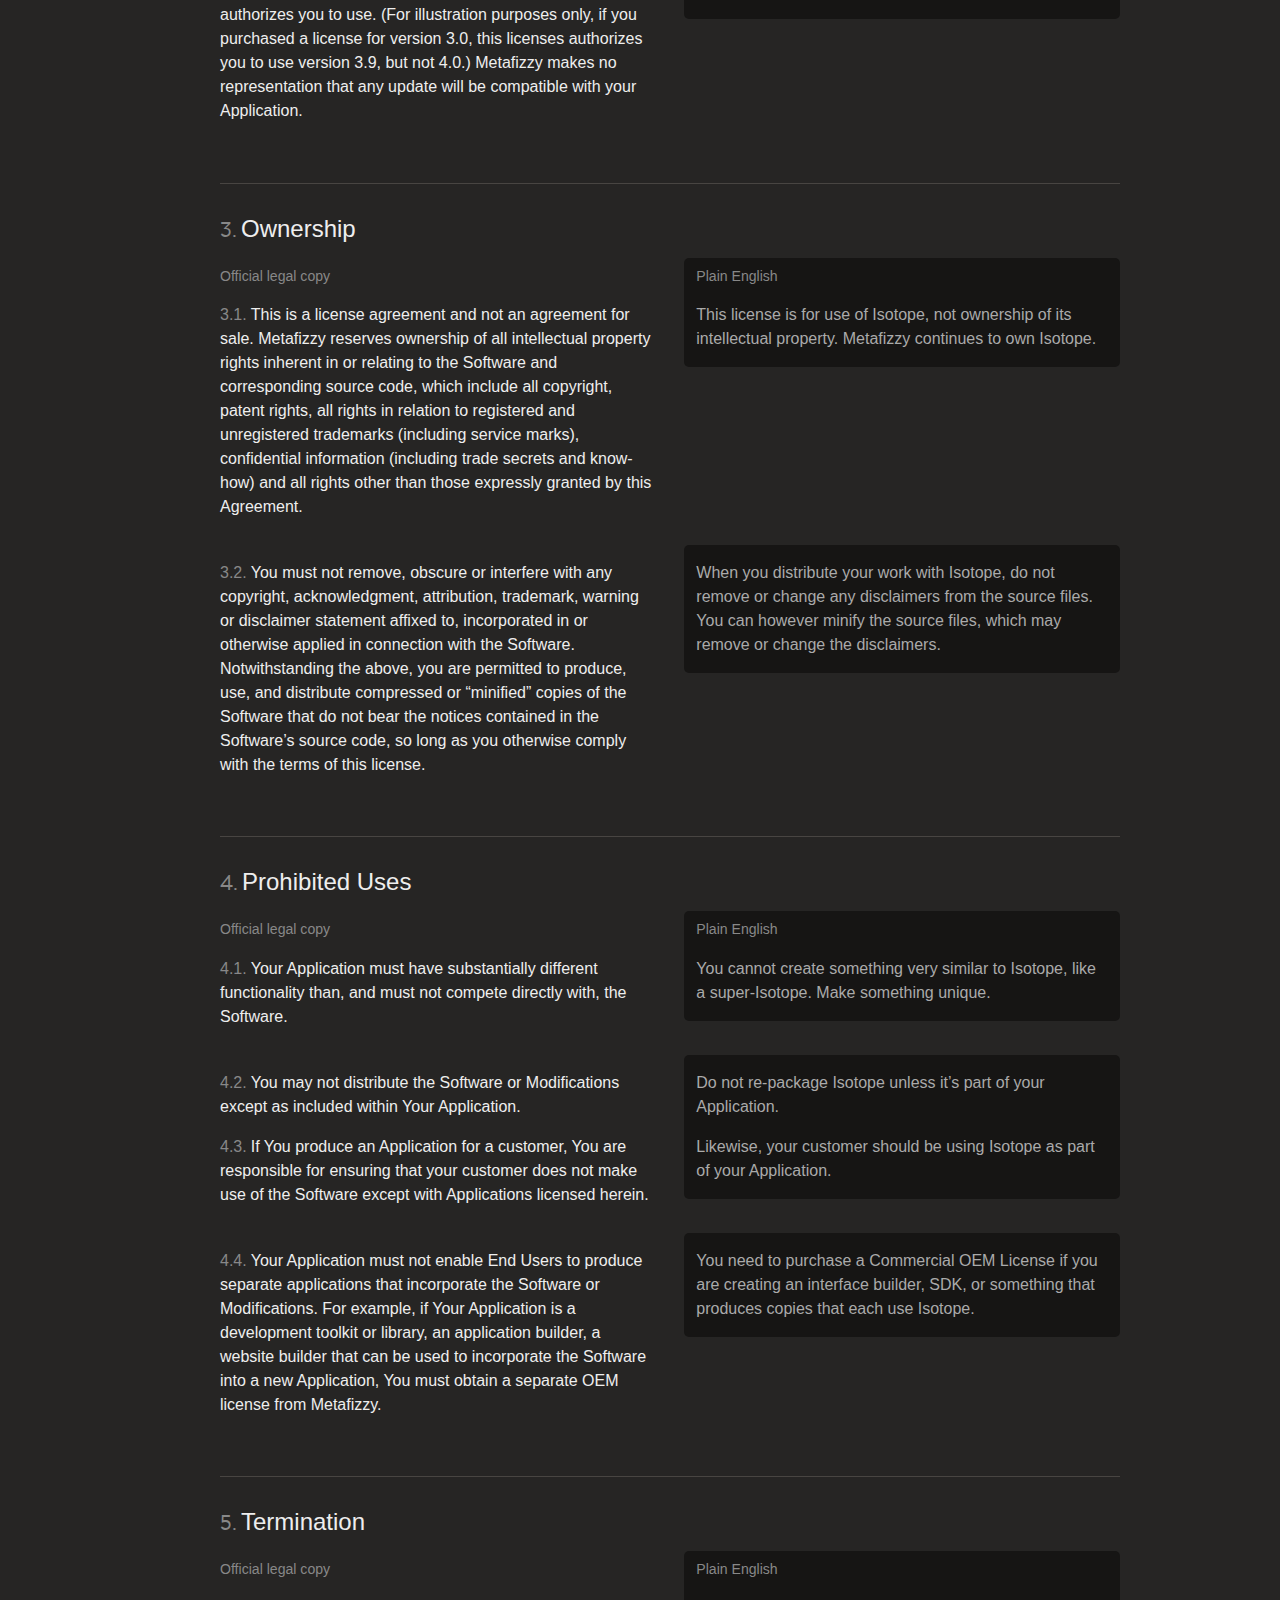
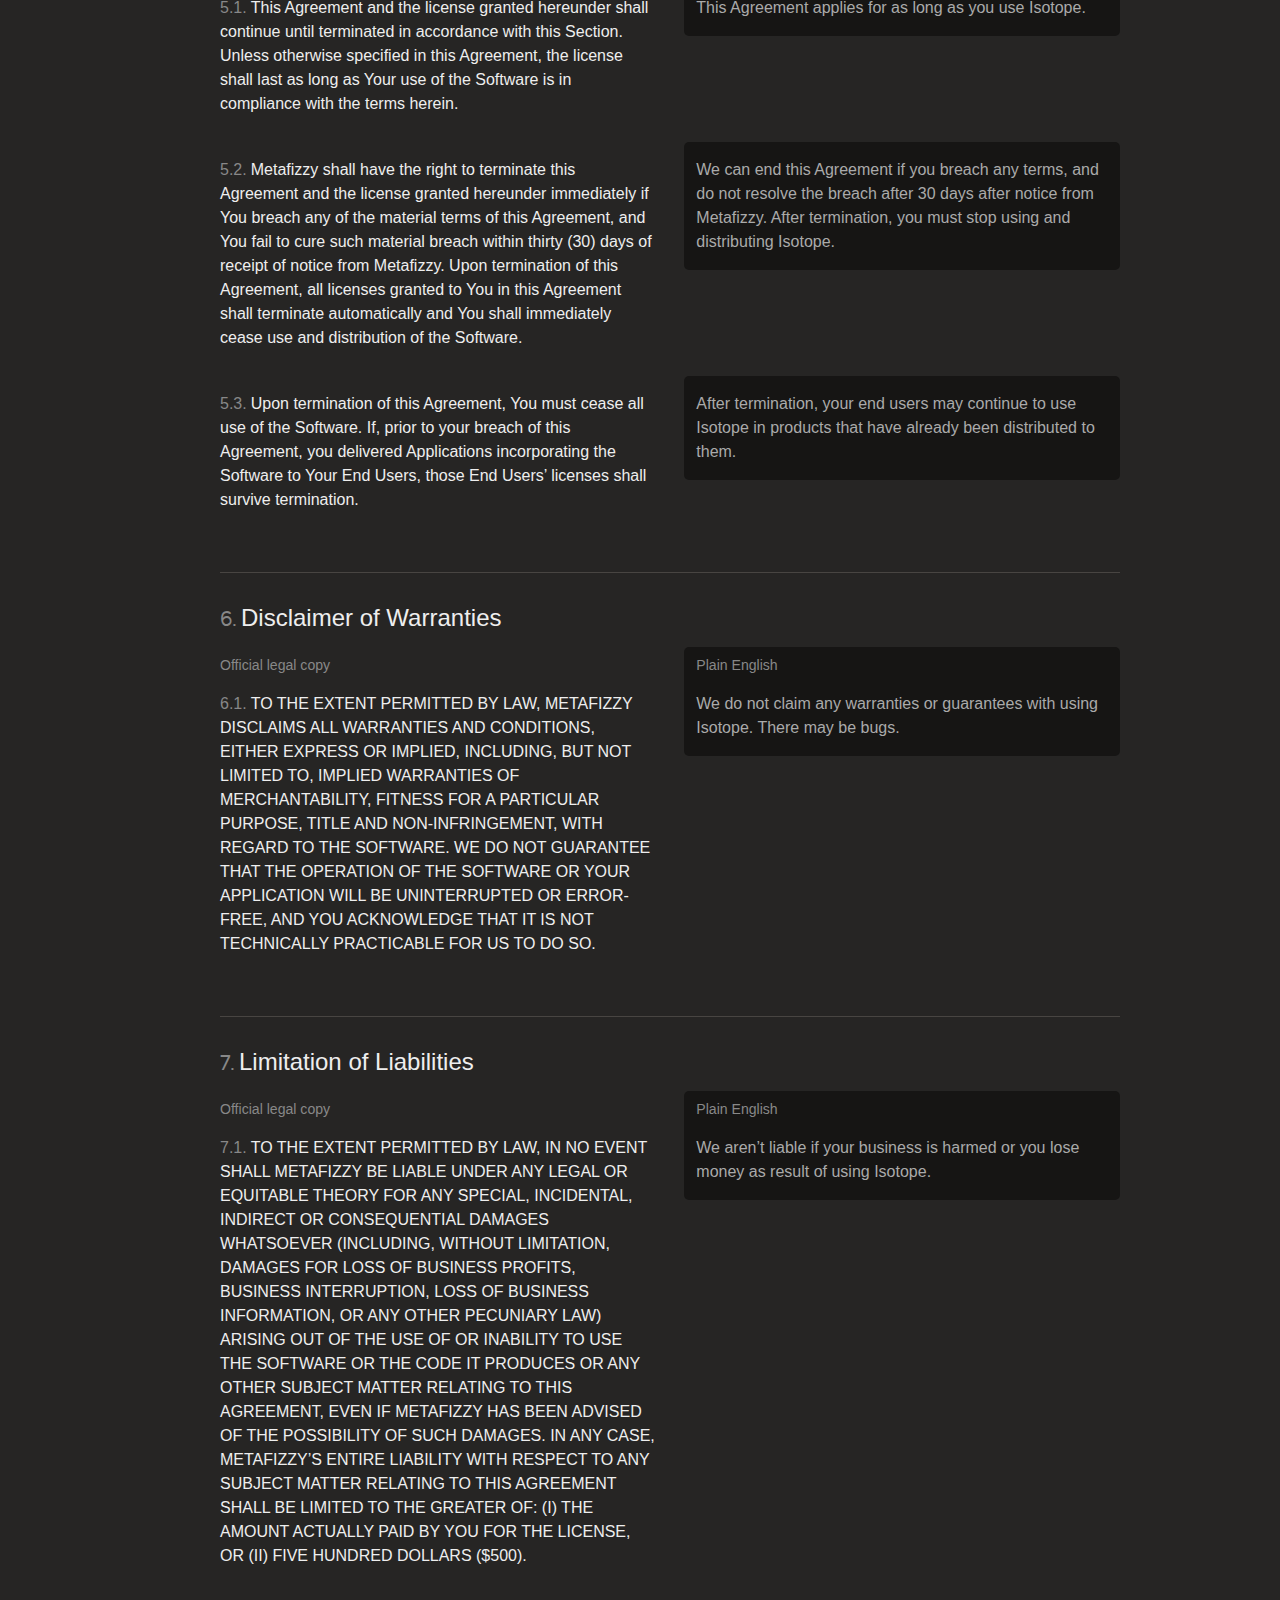
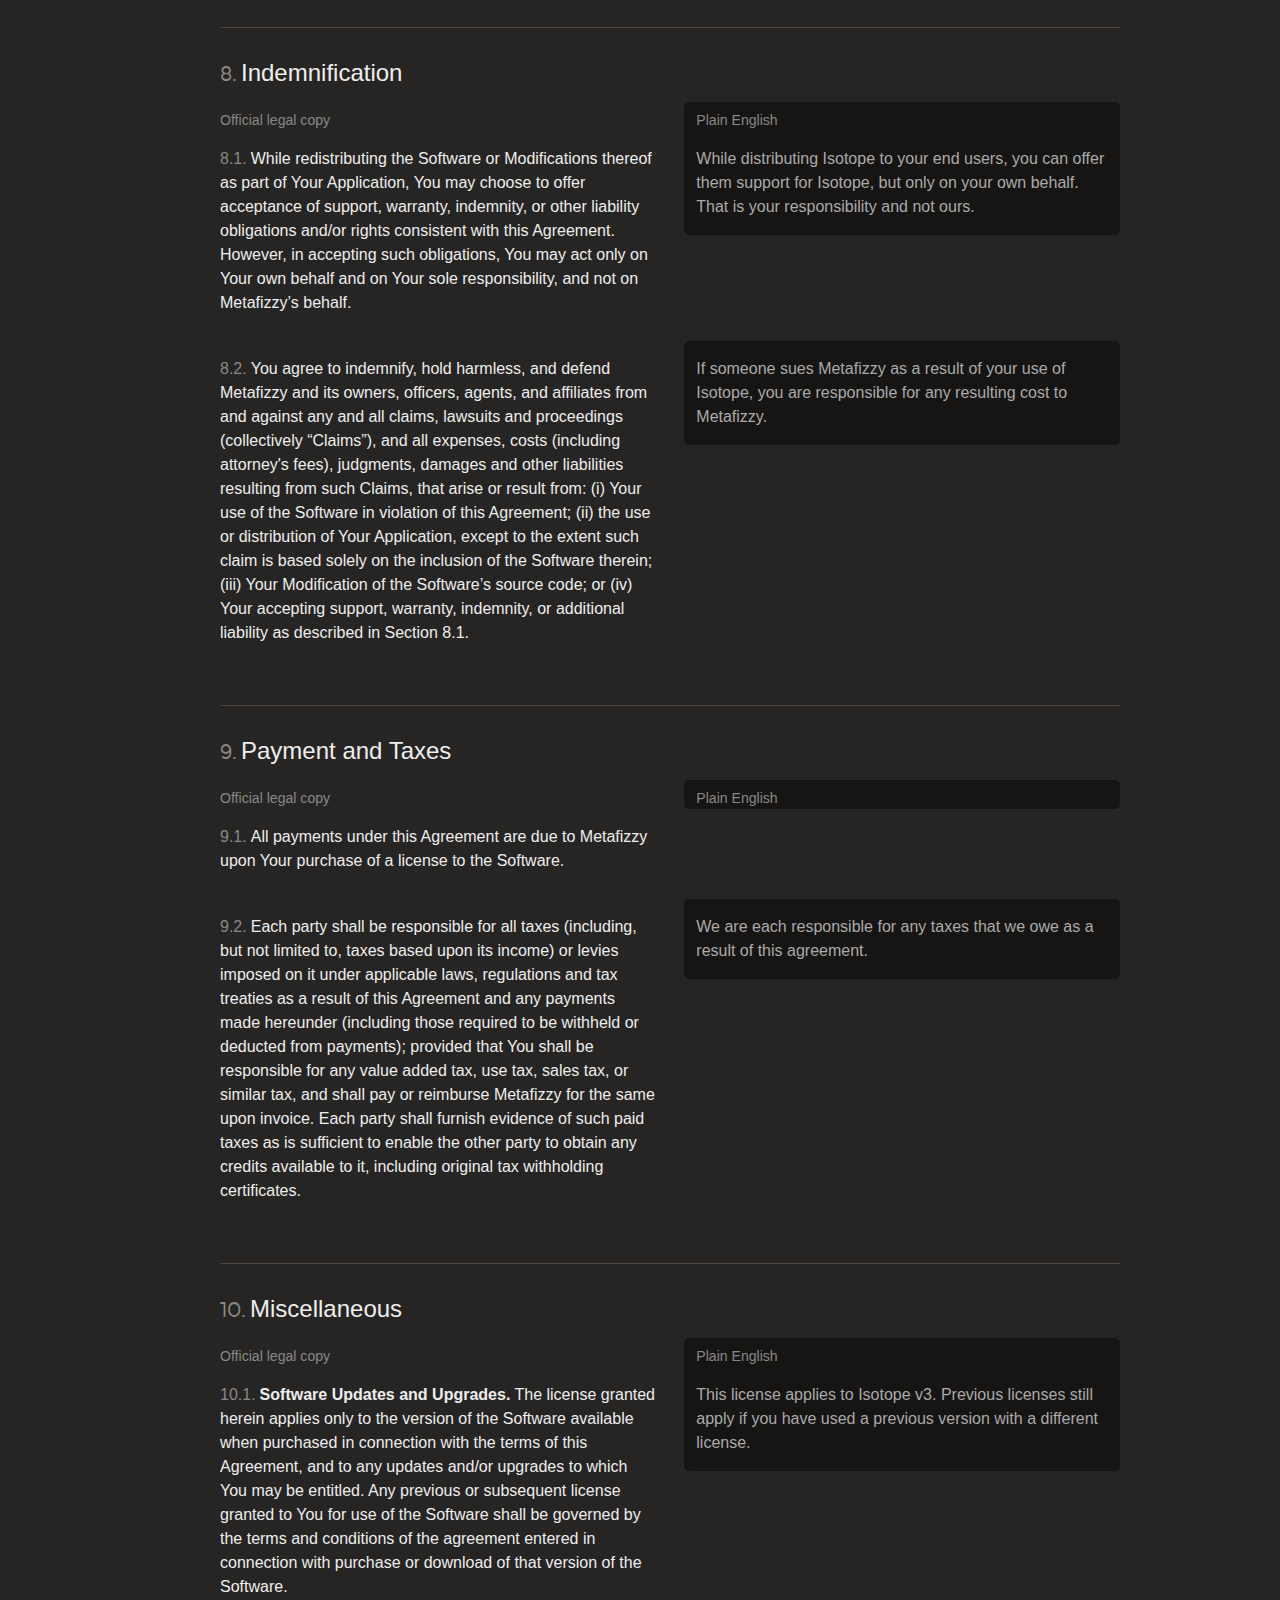
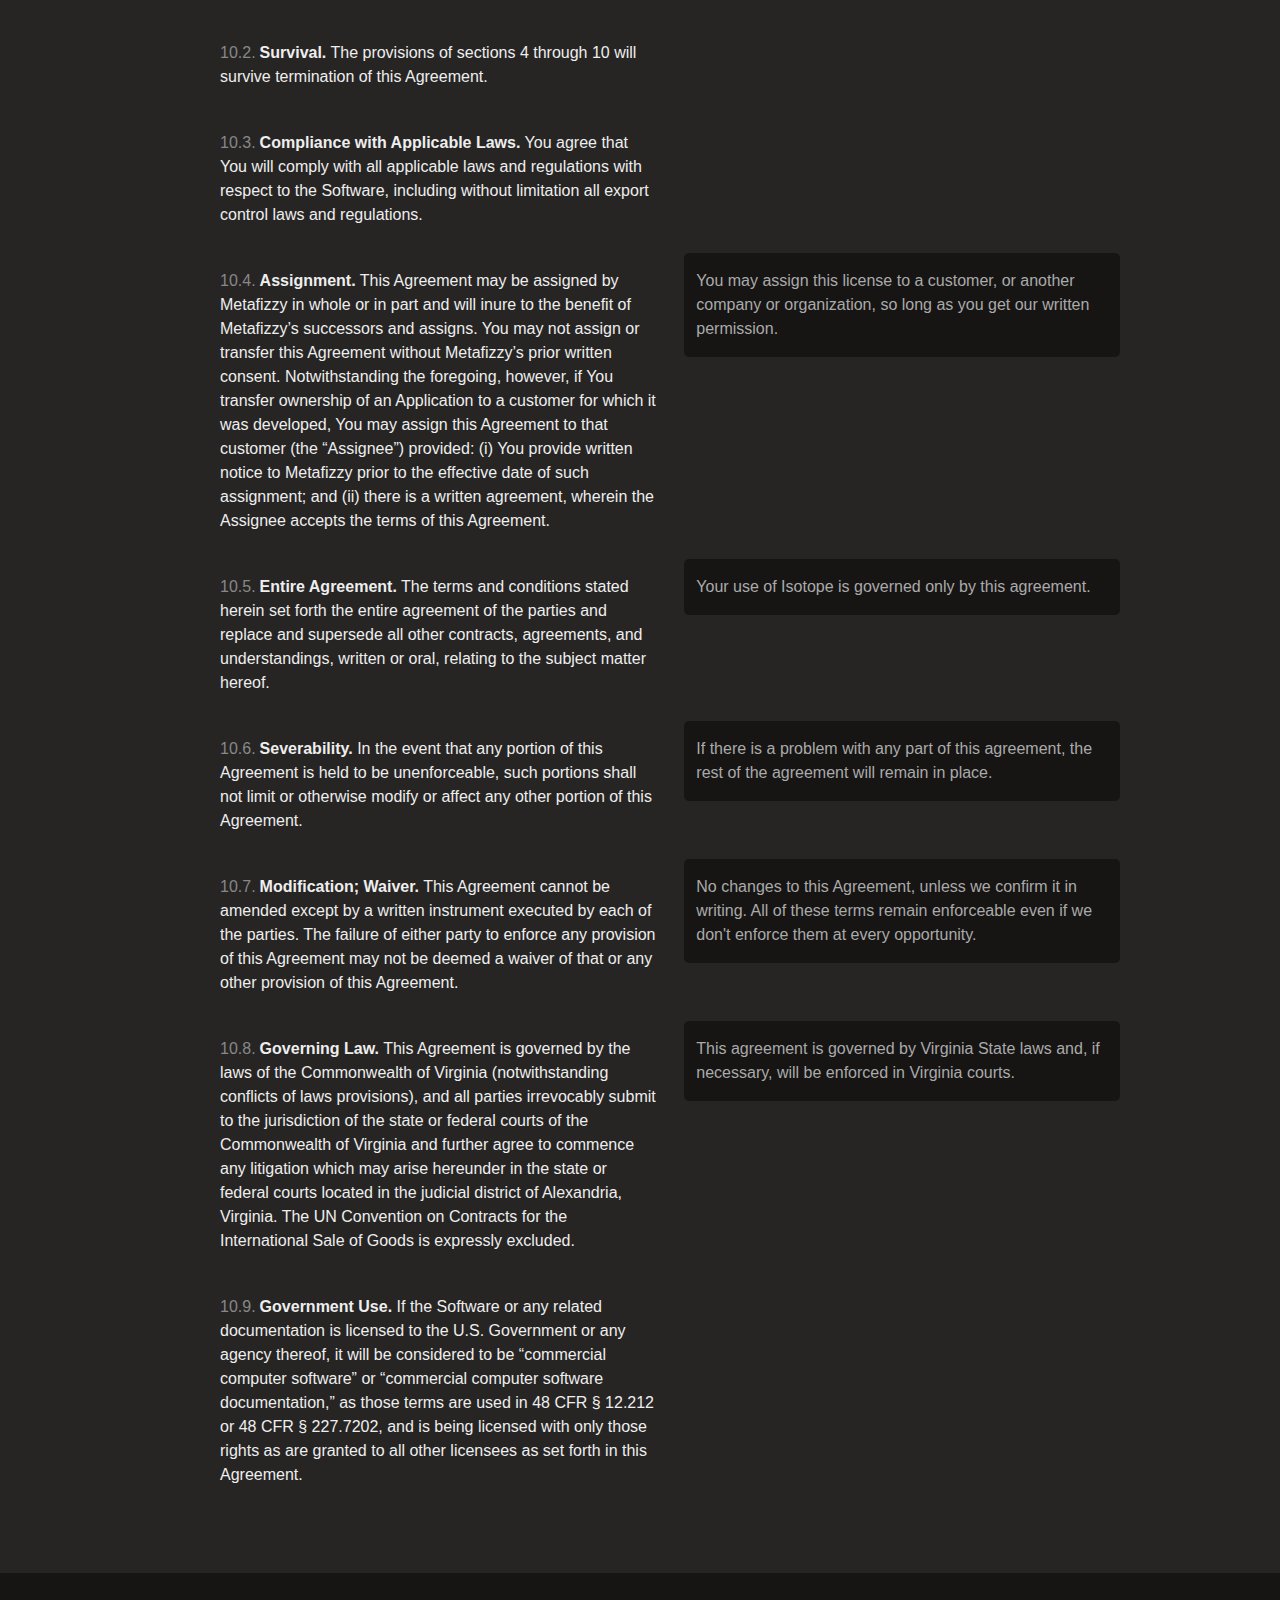
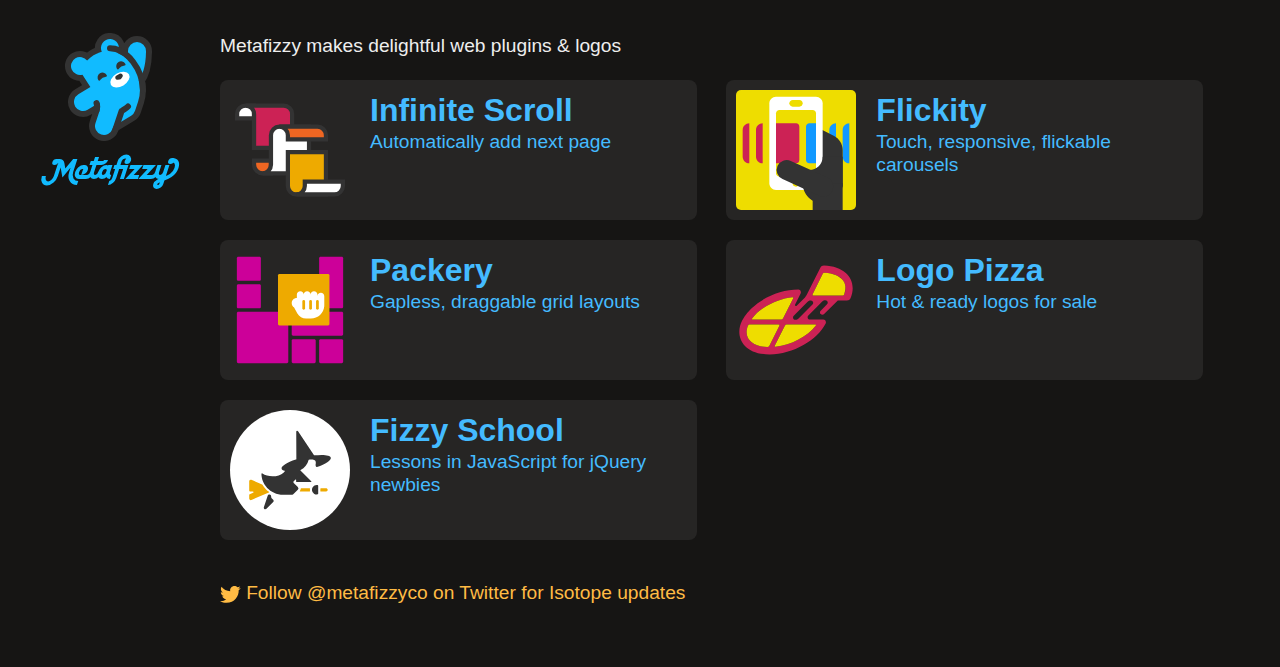
<file: Conception/isotope-docs/license.html>
<!doctype html>
<html class="export" lang="en">
<head>
  <meta charset="utf-8">
  <meta name="viewport" content="width=device-width">
  <meta name="description" content="Filter &amp; sort magical layouts">

  <title>Isotope &#xB7; License</title>

    <!-- Isotope does not require any CSS files -->
    <link rel="stylesheet" href="css/isotope-docs.css?6" media="screen">

  <meta name="twitter:card" content="summary">
  <meta name="twitter:site" content="@metafizzyco">
  <meta name="twitter:url" content="https://isotope.metafizzy.co/license.html">
  <meta name="twitter:title" content="Isotope License">
  <meta name="twitter:description" content="Filter &amp; sort magical layouts">

</head>
<body class="page--license">


  <div class="nav">
    <h1 class="nav__title"><a href=".">Isotope</a></h1>
  
    <ol class="site-nav">
      <li class="site-nav__item site-nav__item--filtering">
        <a class="site-nav__item__link" href="filtering.html">Filtering</a></li>
      <li class="site-nav__item site-nav__item--sorting">
        <a class="site-nav__item__link" href="sorting.html">Sorting</a></li>
      <li class="site-nav__item site-nav__item--layout ">
        <a class="site-nav__item__link" href="layout.html">Layout</a>
      </li>
      <li class="site-nav__item site-nav__item--layout-modes sub-nav-parent">
        <a class="site-nav__item__link" href="layout-modes.html">Layout modes</a>
        <ul class="sub-nav">
            <li class="sub-nav__item sub-nav__item--masonry">
              <a class="sub-nav__item__link" href="layout-modes/masonry.html">masonry</a></li>
            <li class="sub-nav__item sub-nav__item--fitrows">
              <a class="sub-nav__item__link" href="layout-modes/fitrows.html">fitRows</a></li>
            <li class="sub-nav__item sub-nav__item--vertical">
              <a class="sub-nav__item__link" href="layout-modes/vertical.html">vertical</a></li>
            <li class="sub-nav__item sub-nav__item--packery">
              <a class="sub-nav__item__link" href="layout-modes/packery.html">packery</a></li>
            <li class="sub-nav__item sub-nav__item--cellsbyrow">
              <a class="sub-nav__item__link" href="layout-modes/cellsbyrow.html">cellsByRow</a></li>
            <li class="sub-nav__item sub-nav__item--masonryhorizontal">
              <a class="sub-nav__item__link" href="layout-modes/masonryhorizontal.html">masonryHorizontal</a></li>
            <li class="sub-nav__item sub-nav__item--fitcolumns">
              <a class="sub-nav__item__link" href="layout-modes/fitcolumns.html">fitColumns</a></li>
            <li class="sub-nav__item sub-nav__item--cellsbycolumn">
              <a class="sub-nav__item__link" href="layout-modes/cellsbycolumn.html">cellsByColumn</a></li>
            <li class="sub-nav__item sub-nav__item--horiz">
              <a class="sub-nav__item__link" href="layout-modes/horiz.html">horiz</a></li>
        </ul>
      </li>
      <li class="site-nav__item site-nav__item--options">
        <a class="site-nav__item__link" href="options.html">Options</a></li>
      <li class="site-nav__item site-nav__item--methods">
        <a class="site-nav__item__link" href="methods.html">Methods</a></li>
      <li class="site-nav__item site-nav__item--events">
        <a class="site-nav__item__link" href="events.html">Events</a></li>
      <li class="site-nav__item site-nav__item--extras">
        <a class="site-nav__item__link" href="extras.html">Extras</a></li>
      <li class="site-nav__item site-nav__item--license">
        <a class="site-nav__item__link" href="license.html">License</a></li>
      <li class="site-nav__item site-nav__item--faq">
        <a class="site-nav__item__link" href="faq.html">FAQ</a></li>
    </ol>
  
    <ul class="page-nav" data-js="page-nav">
<li class="page-nav__item page-nav__item--h2"><a href="#isotope-licenses">Isotope licenses</a></li>
<li class="page-nav__item page-nav__item--h3"><a href="#open-source-license">Open source license</a></li>
<li class="page-nav__item page-nav__item--h3"><a href="#commercial-license">Commercial license</a></li>
<li class="page-nav__item page-nav__item--h3"><a href="#purchasing-a-commercial-license">Purchasing a commercial license</a></li>
<li class="page-nav__item page-nav__item--h3"><a href="#commercial-oem-license">Commercial OEM license</a></li>
<li class="page-nav__item page-nav__item--h2"><a href="#isotope-commercial-license-agreement">Isotope Commercial License&#xA0;Agreement</a></li>
<li class="page-nav__item page-nav__item--h3"><a href="#definitions">Definitions</a></li>
<li class="page-nav__item page-nav__item--h3"><a href="#commercial-license-grant">Commercial license grant</a></li>
<li class="page-nav__item page-nav__item--h3"><a href="#ownership">Ownership</a></li>
<li class="page-nav__item page-nav__item--h3"><a href="#prohibited-uses">Prohibited Uses</a></li>
<li class="page-nav__item page-nav__item--h3"><a href="#termination">Termination</a></li>
<li class="page-nav__item page-nav__item--h3"><a href="#disclaimer-of-warranties">Disclaimer of Warranties</a></li>
<li class="page-nav__item page-nav__item--h3"><a href="#limitation-of-liabilities">Limitation of Liabilities</a></li>
<li class="page-nav__item page-nav__item--h3"><a href="#indemnification">Indemnification</a></li>
<li class="page-nav__item page-nav__item--h3"><a href="#payment-and-taxes">Payment and Taxes</a></li>
<li class="page-nav__item page-nav__item--h3"><a href="#miscellaneous">Miscellaneous</a></li>
</ul>
  </div>


  <div id="content" class="main">
    <div class="container">
        <h1>License</h1>


<h2 id="isotope-licenses">Isotope licenses</h2>

<p>Isotope has three kinds of licenses: open-source, commercial, and OEM.</p>


<h3 id="open-source-license">Open source license</h3>

<p>The open source license is designed for you to use Isotope to build open source and personal projects. The Isotope open source license is <a href="https://www.gnu.org/licenses/gpl-3.0.html">GPLv3</a>. The GPLv3 has many terms, but the most important is how <a href="https://www.gnu.org/licenses/gpl-3.0.html#section5">it is <em>sticky</em> when you distribute your work publicly</a>. From the <a href="https://www.gnu.org/licenses/gpl-faq.html#GPLRequireSourcePostedPublic">GPL FAQ</a>:</p>

<blockquote>
  <p>If you release the modified version to the public in some way, the GPL requires you to make the modified source code available to the program&apos;s users, under the GPL.</p>
</blockquote>

<p>Releasing your project that uses Isotope under the GPLv3, in turn, requires your project to be licensed under the GPLv3. If you are okay with this, feel free to use Isotope under the GPLv3, without purchasing a commercial license.</p>


<h3 id="commercial-license">Commercial license</h3>

<p>The commercial license is designed to for you to use Isotope in commercial products and applications, without the provisions of the GPLv3. With the commercial license, your code is kept propietary, to yourself. If you want to use Isotope to develop commercial sites, themes, projects, and applications, the commercial license is the appropriate license.</p>


<h3 id="purchasing-a-commercial-license">Purchasing a commercial license</h3>

<p>Purchasing takes a minute. Our purchasing form accepts credit cards or PayPal. Once purchased, you&#x2019;ll receive a commercial license PDF and you will be all set to use Isotope in your commercial applications. With the purchase of a commercial license:</p>

<ul>
  <li>You may use Isotope in as many commercial applications you like.</li>
  <li>You may use Isotope in your own commercial applications and products. For example: premium WordPress, Tumblr, or other CMS themes, plugins and templates.</li>
  <li>Customers and users of your products do not need to purchase their own license &#x2014; so long as they are not developing their own commercial products with Isotope.</li>
</ul>

<p>Commercial Licenses are priced per team member. A team member is someone on your team working on a project that uses Isotope.</p>

<div class="duo">
  <div class="duo__cell duo__cell--license-option">
    <p>The <strong>Isotope Commercial Developer License</strong> is for individual developers. Each individual developer or team member needs to purchase a separate license.</p>
  </div>
  <div class="duo__cell">
      <a class="buy-button" href="https://gum.co/isotope-dev">
        <span class="buy-button__project">Isotope Commercial</span>
        <span class="buy-button__title">Developer</span>
        <span class="buy-button__license">License</span>
        <span class="buy-button__for">for 1 developer</span>
        <span class="buy-button__price">
          <span class="buy-button__price__dollar">$</span><span class="buy-button__price__value">25</span>
        </span>
      </a>
  </div>
</div>

<div class="duo">
  <div class="duo__cell duo__cell--license-option">
    <p>The <strong>Isotope Commercial Team License</strong> is for up to 8 team members.</p>
  </div>
  <div class="duo__cell">
      <a class="buy-button" href="https://gum.co/isotope-team">
        <span class="buy-button__project">Isotope Commercial</span>
        <span class="buy-button__title">Team</span>
        <span class="buy-button__license">License</span>
        <span class="buy-button__for">for up to 8 developers</span>
        <span class="buy-button__price">
          <span class="buy-button__price__dollar">$</span><span class="buy-button__price__value">110</span>
        </span>
      </a>
  </div>
</div>

<div class="duo">
  <div class="duo__cell duo__cell--license-option">
    <p>The <strong>Isotope Commercial Organization License</strong> is for an unlimited number of team members. This license covers the entire team no matter how many people are working on it.</p>
  </div>
  <div class="duo__cell">
      <a class="buy-button" href="https://gum.co/isotope-org">
        <span class="buy-button__project">Isotope Commercial</span>
        <span class="buy-button__title">Organization</span>
        <span class="buy-button__license">License</span>
        <span class="buy-button__for">for Unlimited developers</span>
        <span class="buy-button__price">
          <span class="buy-button__price__dollar">$</span><span class="buy-button__price__value">320</span>
        </span>
      </a>
  </div>
</div>

<p>Read the <a href="#isotope-commercial-license-agreement">Isotope Commercial License Agreement</a> below for complete terms and details.</p>

<p>For any questions about licensing, contact us <a href="mailto:licensing@metafizzy.co">licensing@metafizzy.co</a>.</p>


<h3 id="commercial-oem-license">Commercial OEM license</h3>

<p>If you want to include Isotope as part of a commercial interface builder, SDK, or toolkit, choose the Commercial OEM license. Commercial OEM licenses are customized for each customer. Contact <a href="mailto:licensing@metafizzy.co">licensing@metafizzy.co</a>.</p>


<div class="commercial-license-agreement" data-js="commercial-license-agreement">

  <h2 id="isotope-commercial-license-agreement">Isotope Commercial License&#xA0;Agreement</h2>

  <div class="call-out call-out--chill">
    <p>Below are the official Isotope Commercial License terms, as well as a <em>plain English</em> summary of the terms. These summaries are provided for your convenience, but are not binding; your use of Isotope is governed by the full license terms.</p>
  </div>

  <p>Select Commercial License.</p>

  <div class="button-group button-row">
    <button class="button button--developer is-selected" data-license-option="developer">Developer</button>
    <button class="button button--team" data-license-option="team">Team</button>
    <button class="button button--organization" data-license-option="organization">Organization</button>
  </div>

  <div class="duo duo--legal duo--legal--first">
    <div class="duo__cell duo--legal__official">
      <p id="agreement-p1">This Software License Agreement (the &#x201C;<strong>Agreement</strong>&#x201D;) is between Metafizzy LLC (&#x201C;<strong>Metafizzy</strong>&#x201D;) and <strong>You</strong> (including your agents and affiliates), a commercial licensee of Metafizzy&apos;s software. If you have not purchased a Isotope commercial license from Metafizzy, these terms do not apply to you, and your use of the Metafizzy software is instead governed by the <a href="https://www.gnu.org/licenses/gpl-3.0.html">GNU General Public License, version 3</a>.</p>
    </div>
    <div class="duo__cell duo--legal__plain">
      <p>Purchasing a Isotope Commercial <span data-license-property="title"></span> License applies this Agreement to you. Otherwise, you may use Isotope under the GPLv3.</p>
    </div>
  </div>

  <h3 id="definitions">Definitions</h3>

  <ol class="cla__definitions-list">
    <li>&#x201C;<strong>Application</strong>&#x201D; means any software, application, or elements that Your Licensed Developers develop using the Software or Modifications in accordance with this Agreement.</li>
    <li>&#x201C;<strong>End User</strong>&#x201D; means an end user of Your Application who acquires a license to such solely for their own use and not for distribution, resale, user interface design, or software development purposes.</li>
    <li>&#x201C;<strong>Licensed Developer</strong>&#x201D; shall mean an individual person permitted to use the Software and make Modifications for your Applications, whether such person is Your employee or a consultant or contractor providing services to You. </li>
    <li>&#x201C;<strong>Modification</strong>&#x201D; means any revision, adaptation, or derivative of the Software produced by You.</li>
    <li>The &#x201C;<strong>Software</strong>&#x201D; means Isotope version 3.</li>
  </ol>

  <h3 id="commercial-license-grant">Commercial license grant</h3>

  <div class="duo duo--legal duo--legal--first">
    <div class="duo__cell duo--legal__official">
      <p id="grant-p1" class="cla__part">Subject to the terms of this Agreement, Metafizzy grants to You a revocable, non-exclusive, non-transferable license: (i) for <span data-license-property="for-official">one (1) Licensed Developer</span> to use the Software to create Modifications and Applications; (ii) for You to distribute the Software and/or Modifications to an unlimited number of End Users solely as integrated into the Applications; and (iii) for End Users to use the Software as incorporated into Your Applications in accordance with the terms of this Agreement.</p>
    </div>
    <div class="duo__cell duo--legal__plain">
      <p>This license grants you <span data-license-property="for-plain">one individual Developer</span> to use Isotope for an unlimited amount of Applications. It is not exclusive &#x2014; others companies and developers can use Isotope &#x2014; and is non-transferable &#x2014; you cannot transfer this license to another company.</p>
    </div>
  </div>

  <div class="duo duo--legal">
    <div class="duo__cell duo--legal__official">
      <p id="grant-p2" class="cla__part">You are entitled to receive all updates to the major version of the Software licensed by you, as well as any later version of the Software that Metafizzy, in writing, explicitly authorizes you to use. (For illustration purposes only, if you purchased a license for version 3.0, this licenses authorizes you to use version 3.9, but not 4.0.) Metafizzy makes no representation that any update will be compatible with your Application.</p>
    </div>
    <div class="duo__cell duo--legal__plain">
      <p>You can use this license with Isotope versions 3.x.x, as well as later versions if we authorize. Later versions of Isotope may not be compatible with your Application.</p>
    </div>
  </div>

  <h3 id="ownership">Ownership</h3>

  <div class="duo duo--legal duo--legal--first">
    <div class="duo__cell duo--legal__official">
      <p id="ownership-p1" class="cla__part">This is a license agreement and not an agreement for sale. Metafizzy reserves ownership of all intellectual property rights inherent in or relating to the Software and corresponding source code, which include all copyright, patent rights, all rights in relation to registered and unregistered trademarks (including service marks), confidential information (including trade secrets and know-how) and all rights other than those expressly granted by this Agreement.</p>
    </div>
    <div class="duo__cell duo--legal__plain">
      <p>This license is for use of Isotope, not ownership of its intellectual property. Metafizzy continues to own Isotope.</p>
    </div>
  </div>

  <div class="duo duo--legal">
    <div class="duo__cell duo--legal__official">
      <p id="ownership-p2" class="cla__part">You must not remove, obscure or interfere with any copyright, acknowledgment, attribution, trademark, warning or disclaimer statement affixed to, incorporated in or otherwise applied in connection with the Software. Notwithstanding the above, you are permitted to produce, use, and distribute compressed or &#x201C;minified&#x201D; copies of the Software that do not bear the notices contained in the Software&#x2019;s source code, so long as you otherwise comply with the terms of this license.</p>
    </div>
    <div class="duo__cell duo--legal__plain">
      <p>When you distribute your work with Isotope, do not remove or change any disclaimers from the source files. You can however minify the source files, which may remove or change the disclaimers.</p>
    </div>
  </div>

  <h3 id="prohibited-uses">Prohibited Uses</h3>

  <div class="duo duo--legal duo--legal--first">
    <div class="duo__cell duo--legal__official">
      <p id="prohibited-p1" class="cla__part">Your Application must have substantially different functionality than, and must not compete directly with, the Software.</p>
    </div>
    <div class="duo__cell duo--legal__plain">
      <p>You cannot create something very similar to Isotope, like a super-Isotope. Make something unique.</p>
    </div>
  </div>

  <div class="duo duo--legal">
    <div class="duo__cell duo--legal__official">
      <p id="prohibited-p2" class="cla__part">You may not distribute the Software or Modifications except as included within Your Application.</p> 
      <p id="prohibited-p3" class="cla__part">If You produce an Application for a customer, You are responsible for ensuring that your customer does not make use of the Software except with Applications licensed herein.</p>
    </div>
    <div class="duo__cell duo--legal__plain">
      <p>Do not re-package Isotope unless it&#x2019;s part of your Application.</p>
      <p>Likewise, your customer should be using Isotope as part of your Application.</p>
    </div>
  </div>

  <div class="duo duo--legal">
    <div class="duo__cell duo--legal__official">
      <p id="prohibited-p4" class="cla__part">Your Application must not enable End Users to produce separate applications that incorporate the Software or Modifications. For example, if Your Application is a development toolkit or library, an application builder, a website builder that can be used to incorporate the Software into a new Application, You must obtain a separate OEM license from Metafizzy.</p>
    </div>
    <div class="duo__cell duo--legal__plain">
      <p>You need to purchase a Commercial OEM License if you are creating an interface builder, SDK, or something that produces copies that each use Isotope.</p>
    </div>
  </div>

  <h3 id="termination">Termination</h3>

  <div class="duo duo--legal  duo--legal--first">
    <div class="duo__cell duo--legal__official">
      <p id="termination-p1" class="cla__part">This Agreement and the license granted hereunder shall continue until terminated in accordance with this Section. Unless otherwise specified in this Agreement, the license shall last as long as Your use of the Software is in compliance with the terms herein. </p>
    </div>
    <div class="duo__cell duo--legal__plain">
      <p>This Agreement applies for as long as you use Isotope.</p>
    </div>
  </div>

  <div class="duo duo--legal">
    <div class="duo__cell duo--legal__official">
      <p id="termination-p2" class="cla__part">Metafizzy shall have the right to terminate this Agreement and the license granted hereunder immediately if You breach any of the material terms of this Agreement, and You fail to cure such material breach within thirty (30) days of receipt of notice from Metafizzy. Upon termination of this Agreement, all licenses granted to You in this Agreement shall terminate automatically and You shall immediately cease use and distribution of the Software.</p>
    </div>
    <div class="duo__cell duo--legal__plain">
      <p>We can end this Agreement if you breach any terms, and do not resolve the breach after 30 days after notice from Metafizzy. After termination, you must stop using and distributing Isotope.</p>
    </div>
  </div>

  <div class="duo duo--legal">
    <div class="duo__cell duo--legal__official">
      <p id="termination-p3" class="cla__part">Upon termination of this Agreement, You must cease all use of the Software. If, prior to your breach of this Agreement, you delivered Applications incorporating the Software to Your End Users, those End Users&#x2019; licenses shall survive termination.</p>
    </div>
    <div class="duo__cell duo--legal__plain">
      <p>After termination, your end users may continue to use Isotope in products that have already been distributed to them.</p>
    </div>
  </div>

  <h3 id="disclaimer-of-warranties">Disclaimer of Warranties</h3>

  <div class="duo duo--legal duo--legal--first">
    <div class="duo__cell duo--legal__official">
      <p class="cla__part">TO THE EXTENT PERMITTED BY LAW, METAFIZZY DISCLAIMS ALL WARRANTIES AND CONDITIONS, EITHER EXPRESS OR IMPLIED, INCLUDING, BUT NOT LIMITED TO, IMPLIED WARRANTIES OF MERCHANTABILITY, FITNESS FOR A PARTICULAR PURPOSE, TITLE AND NON-INFRINGEMENT, WITH REGARD TO THE SOFTWARE. WE DO NOT GUARANTEE THAT THE OPERATION OF THE SOFTWARE OR YOUR APPLICATION WILL BE UNINTERRUPTED OR ERROR-FREE, AND YOU ACKNOWLEDGE THAT IT IS NOT TECHNICALLY PRACTICABLE FOR US TO DO SO.</p>
    </div>
    <div class="duo__cell duo--legal__plain">
      <p>We do not claim any warranties or guarantees with using Isotope. There may be bugs.</p>
    </div>
  </div>

  <h3 id="limitation-of-liabilities">Limitation of Liabilities</h3>

  <div class="duo duo--legal duo--legal--first">
    <div class="duo__cell duo--legal__official">
      <p class="cla__part">TO THE EXTENT PERMITTED BY LAW, IN NO EVENT SHALL METAFIZZY BE LIABLE UNDER ANY LEGAL OR EQUITABLE THEORY FOR ANY SPECIAL, INCIDENTAL, INDIRECT OR CONSEQUENTIAL DAMAGES WHATSOEVER (INCLUDING, WITHOUT LIMITATION, DAMAGES FOR LOSS OF BUSINESS PROFITS, BUSINESS INTERRUPTION, LOSS OF BUSINESS INFORMATION, OR ANY OTHER PECUNIARY LAW) ARISING OUT OF THE USE OF OR INABILITY TO USE THE SOFTWARE OR THE CODE IT PRODUCES OR ANY OTHER SUBJECT MATTER RELATING TO THIS AGREEMENT, EVEN IF METAFIZZY HAS BEEN ADVISED OF THE POSSIBILITY OF SUCH DAMAGES. IN ANY CASE, METAFIZZY&#x2019;S ENTIRE LIABILITY WITH RESPECT TO ANY SUBJECT MATTER RELATING TO THIS AGREEMENT SHALL BE LIMITED TO THE GREATER OF: (I) THE AMOUNT ACTUALLY PAID BY YOU FOR THE LICENSE, OR (II) FIVE HUNDRED DOLLARS ($500).</p>
    </div>
    <div class="duo__cell duo--legal__plain">
      <p>We aren&#x2019;t liable if your business is harmed or you lose money as
  result of using Isotope.</p>
    </div>
  </div>

  <h3 id="indemnification">Indemnification</h3>

  <div class="duo duo--legal duo--legal--first">
    <div class="duo__cell duo--legal__official">
      <p class="cla__part">While redistributing the Software or Modifications thereof as part of Your Application, You may choose to offer acceptance of support, warranty, indemnity, or other liability obligations and/or rights consistent with this Agreement. However, in accepting such obligations, You may act only on Your own behalf and on Your sole responsibility, and not on Metafizzy&#x2019;s behalf. </p>
    </div>
    <div class="duo__cell duo--legal__plain">
      <p>While distributing Isotope to your end users, you can offer them support for Isotope, but only on your own behalf. That is your responsibility and not ours.</p>
    </div>
  </div>

  <div class="duo duo--legal">
    <div class="duo__cell duo--legal__official">
      <p class="cla__part">You agree to indemnify, hold harmless, and defend Metafizzy and its owners, officers, agents, and affiliates from and against any and all claims, lawsuits and proceedings (collectively &#x201C;Claims&#x201D;), and all expenses, costs (including attorney&apos;s fees), judgments, damages and other liabilities resulting from such Claims, that arise or result from: (i) Your use of the Software in violation of this Agreement; (ii) the use or distribution of Your Application, except to the extent such claim is based solely on the inclusion of the Software therein; (iii) Your Modification of the Software&#x2019;s source code; or (iv) Your accepting support, warranty, indemnity, or additional liability as described in Section 8.1.</p>
    </div>
    <div class="duo__cell duo--legal__plain">
      <p>If someone sues Metafizzy as a result of your use of Isotope, you are responsible for any resulting cost to Metafizzy.</p>
    </div>
  </div>

  <h3 id="payment-and-taxes">Payment and Taxes</h3>

  <div class="duo duo--legal duo--legal--first">
    <div class="duo__cell duo--legal__official">
      <p class="cla__part">All payments under this Agreement are due to Metafizzy upon Your purchase of a license to the Software.</p>
    </div>
    <div class="duo__cell duo--legal__plain">
    </div>
  </div>

  <div class="duo duo--legal">
    <div class="duo__cell duo--legal__official">
      <p class="cla__part">Each party shall be responsible for all taxes (including, but not limited to, taxes based upon its income) or levies imposed on it under applicable laws, regulations and tax treaties as a result of this Agreement and any payments made hereunder (including those required to be withheld or deducted from payments); provided that You shall be responsible for any value added tax, use tax, sales tax, or similar tax,  and shall pay or reimburse Metafizzy for the same upon invoice. Each party shall furnish evidence of such paid taxes as is sufficient to enable the other party to obtain any credits available to it, including original tax withholding certificates.</p>
    </div>
    <div class="duo__cell duo--legal__plain">
      <p>We are each responsible for any taxes that we owe as a result of this agreement.</p>
    </div>
  </div>

  <h3 id="miscellaneous">Miscellaneous</h3>

  <div class="duo duo--legal duo--legal--first">
    <div class="duo__cell duo--legal__official">
      <p class="cla__part"><strong>Software Updates and Upgrades.</strong> The license granted herein applies only to the version of the Software available when purchased in connection with the terms of this Agreement, and to any updates and/or upgrades to which You may be entitled. Any previous or subsequent license granted to You for use of the Software shall be governed by the terms and conditions of the agreement entered in connection with purchase or download of that version of the Software.</p>
    </div>
    <div class="duo__cell duo--legal__plain">
      <p>This license applies to Isotope v3. Previous licenses still apply if you have used a previous version with a different license.</p>
    </div>
  </div>

  <div class="duo duo--legal">
    <div class="duo__cell duo--legal__official">
      <p class="cla__part"><strong>Survival.</strong> The provisions of sections 4 through 10 will survive termination of this Agreement.</p>
    </div>
    <div class="duo__cell duo--legal__plain">
    </div>
  </div>

  <div class="duo duo--legal">
    <div class="duo__cell duo--legal__official">
      <p class="cla__part"><strong>Compliance with Applicable Laws.</strong> You agree that You will comply with all applicable laws and regulations with respect to the Software, including without limitation all export control laws and regulations.</p>
    </div>
    <div class="duo__cell duo--legal__plain">
    </div>
  </div>

  <div class="duo duo--legal">
    <div class="duo__cell duo--legal__official">
      <p class="cla__part"><strong>Assignment.</strong> This Agreement may be assigned by Metafizzy in whole or in part and will inure to the benefit of Metafizzy&#x2019;s successors and assigns. You may not assign or transfer this Agreement without Metafizzy&#x2019;s prior written consent. Notwithstanding the foregoing, however, if You transfer ownership of an Application to a customer for which it was developed, You may assign this Agreement to that customer (the &#x201C;Assignee&#x201D;) provided: (i) You provide written notice to Metafizzy prior to the effective date of such assignment; and (ii) there is a written agreement, wherein the Assignee accepts the terms of this Agreement.</p>
    </div>
    <div class="duo__cell duo--legal__plain">
      <p>You may assign this license to a customer, or another company or organization, so long as you get our written permission.</p>
    </div>
  </div>

  <div class="duo duo--legal">
    <div class="duo__cell duo--legal__official">
      <p class="cla__part"><strong>Entire Agreement.</strong> The terms and conditions stated herein set forth the entire agreement of the parties and replace and supersede all other contracts, agreements, and understandings, written or oral, relating to the subject matter hereof.</p>
    </div>
    <div class="duo__cell duo--legal__plain">
      <p>Your use of Isotope is governed only by this agreement.</p>
    </div>
  </div>

  <div class="duo duo--legal">
    <div class="duo__cell duo--legal__official">
      <p class="cla__part"><strong>Severability.</strong> In the event that any portion of this Agreement is held to be unenforceable, such portions shall not limit or otherwise modify or affect any other portion of this Agreement.</p>
    </div>
    <div class="duo__cell duo--legal__plain">
      <p>If there is a problem with any part of this agreement, the rest of the agreement will remain in place.</p>
    </div>
  </div>

  <div class="duo duo--legal">
    <div class="duo__cell duo--legal__official">
      <p class="cla__part"><strong>Modification; Waiver.</strong> This Agreement cannot be amended except by a written instrument executed by each of the parties. The failure of either party to enforce any provision of this Agreement may not be deemed a waiver of that or any other provision of this Agreement.</p>
    </div>
    <div class="duo__cell duo--legal__plain">
      <p>No changes to this Agreement, unless we confirm it in writing. All of these terms remain enforceable even if we don&apos;t enforce them at every opportunity.</p>
    </div>
  </div>

  <div class="duo duo--legal">
    <div class="duo__cell duo--legal__official">
      <p class="cla__part"><strong>Governing Law.</strong> This Agreement is governed by the laws of the Commonwealth of Virginia (notwithstanding conflicts of laws provisions), and all parties irrevocably submit to the jurisdiction of the state or federal courts of the Commonwealth of Virginia and further agree to commence any litigation which may arise hereunder in the state or federal courts located in the judicial district of Alexandria, Virginia. The UN Convention on Contracts for the International Sale of Goods is expressly excluded.</p>
    </div>
    <div class="duo__cell duo--legal__plain">
      <p>This agreement is governed by Virginia State laws and, if necessary, will be enforced in Virginia courts.</p>
    </div>
  </div>

  <div class="duo duo--legal">
    <div class="duo__cell duo--legal__official">
      <p class="cla__part"><strong>Government Use.</strong> If the Software or any related documentation is licensed to the U.S. Government or any agency thereof, it will be considered to be &#x201C;commercial computer software&#x201D; or &#x201C;commercial computer software documentation,&#x201D; as those terms are used in 48 CFR &#xA7; 12.212 or 48 CFR &#xA7; 227.7202, and is being licensed with only those rights as are granted to all other licensees as set forth in this Agreement.</p>
    </div>
    <div class="duo__cell duo--legal__plain">
    </div>
  </div>

</div> 

    </div>
  </div>

  <footer class="site-footer">
  
    <div class="container">
  
      <p class="site-footer__copy">Metafizzy makes delightful web plugins &amp; logos</p>
  
      <div class="showcase">
      
        <ul class="showcase-item-list">
      
            <li class="showcase-item">
              <a class="showcase-item__link" href="https://infinite-scroll.com">
                <div class="showcase-item__image">
                    <svg class="infinite-scroll-illo" xmlns="http://www.w3.org/2000/svg" viewbox="0 0 520 520" width="200" height="200">
                      <path class="infinite-scroll-illo__page infinite-scroll-illo__page--back" d="M90,110H10V90c0-22,18-40,40-40h40V110z"/>
                      <path class="infinite-scroll-illo__page infinite-scroll-illo__page--front1" d="M270,90L270,90c0-22-18-40-40-40h0H50h0c22,0,40,18,40,40v0v0v160h180V90z"/>
                      <path class="infinite-scroll-illo__page infinite-scroll-illo__page--front2" d="M170,330v-20H90v20v0c0,22,18,40,40,40h0h40V330z"/>
                      <path class="infinite-scroll-illo__page infinite-scroll-illo__page--back" d="M350,150H210c-22,0-40,18-40,40v140v0c0,22-18,40-40,40h0h220V150z"/>
                      <path class="infinite-scroll-illo__page infinite-scroll-illo__page--front3" d="M430,470V270H250v160c0,22,18,40,40,40H430z"/>
                      <path class="infinite-scroll-illo__page infinite-scroll-illo__page--front2" d="M250,190v20h180v-20c0-22-18-40-40-40H210h0C232,150,250,168,250,190L250,190z"/>
                      <path class="infinite-scroll-illo__page infinite-scroll-illo__page--back" d="M330,410v20v0c0,22-18,40-40,40h0h180c22,0,40-18,40-40v-20H330z"/>
                    </svg>
                </div>
                <div class="showcase-item__text">
                  <h3 class="showcase-item__title">Infinite Scroll</h3>
                  <p class="showcase-item__description">Automatically add next page</p>
                </div>
              </a>
            </li>
      
            <li class="showcase-item">
              <a class="showcase-item__link" href="https://flickity.metafizzy.co">
                <div class="showcase-item__image">
                    <svg class="flickity-illo" xmlns="http://www.w3.org/2000/svg" viewbox="0 0 360 360" width="100" height="100">
                      <path class="flickity-illo__color1" fill="#19F" d="M300 220L300 220c-11 0-20-9-20-20v-80c0-11 9-20 20-20h0V220z"/>
                      <path class="flickity-illo__color1" fill="#19F" d="M340 220L340 220c-11 0-20-9-20-20v-80c0-11 9-20 20-20h0V220z"/>
                      <path class="flickity-illo__color2" fill="#333" d="M320 290V180c0-18-10-35-27-43L240 110v180H320z"/>
                      <path class="flickity-illo__color3" fill="white" d="M240 300H120c-11 0-20-9-20-20V40c0-11 9-20 20-20h120c11 0 20 9 20 20v240C260 291 251 300 240 300z"/>
                      <path class="flickity-illo__color4" fill="#ED0" d="M230 260H130c-6 0-10-5-10-10V70c0-6 5-10 10-10h100c6 0 10 5 10 10v180 C240 256 236 260 230 260z"/>
                      <path class="flickity-illo__color2" fill="#333" d="M260 200h60v81c0 32-26 59-59 59h0c-34 0-61-27-61-61V240h20 C242 240 260 222 260 200L260 200z"/>
                      <path class="flickity-illo__color5" fill="#C25" d="M180 220h-60V100h60c6 0 10 5 10 10v100C190 216 186 220 180 220z"/>
                      <path class="flickity-illo__color1" fill="#19F" d="M240 220h-20c-6 0-10-5-10-10V110c0-6 5-10 10-10h20V220z"/>
                      <rect class="flickity-illo__color2" fill="#333" x="230" y="280" width="90" height="80"/>
                      <circle class="flickity-illo__color4" fill="#ED0" cx="180" cy="280" r="10"/>
                      <line class="flickity-illo__thumb" stroke="#333" stroke-width="60" stroke-linecap="round" x1="262" y1="290" x2="152" y2="240"/>
                      <path class="flickity-illo__color4" fill="#ED0" d="M190 50h-20c-6 0-10-5-10-10v0c0-6 5-10 10-10h20c6 0 10 5 10 10v0C200 46 196 50 190 50z"/>
                      <path class="flickity-illo__color5" fill="#C25" d="M80 220L80 220c-11 0-20-9-20-20v-80c0-11 9-20 20-20h0V220z"/>
                      <path class="flickity-illo__color5" fill="#C25" d="M40 220L40 220c-11 0-20-9-20-20v-80c0-11 9-20 20-20h0V220z"/>
                    </svg>
                </div>
                <div class="showcase-item__text">
                  <h3 class="showcase-item__title">Flickity</h3>
                  <p class="showcase-item__description">Touch, responsive, flickable carousels</p>
                </div>
              </a>
            </li>
      
            <li class="showcase-item">
              <a class="showcase-item__link" href="https://packery.metafizzy.co">
                <div class="showcase-item__image">
                    <svg class="packery-illo" xmlns="http://www.w3.org/2000/svg" viewbox="0 0 700 700" width="100" height="100">
                      <path class="packery-illo__item" fill="#C09" d="M172 180H48c-4 0-8-4-8-8V48c0-4 4-8 8-8h124c4 0 8 4 8 8v124C180 176 176 180 172 180z"/>
                      <path class="packery-illo__item" fill="#C09" d="M172 340H48c-4 0-8-4-8-8V208c0-4 4-8 8-8h124c4 0 8 4 8 8v124C180 336 176 340 172 340z"/>
                      <path class="packery-illo__item" fill="#C09" d="M492 660H368c-4 0-8-4-8-8V528c0-4 4-8 8-8h124c4 0 8 4 8 8v124C500 656 496 660 492 660z"/>
                      <path class="packery-illo__item" fill="#C09" d="M652 660H528c-4 0-8-4-8-8V528c0-4 4-8 8-8h124c4 0 8 4 8 8v124C660 656 656 660 652 660z"/>
                      <path class="packery-illo__item" fill="#C09" d="M652 500H368c-4 0-8-4-8-8V368c0-4 4-8 8-8h284c4 0 8 4 8 8v124C660 496 656 500 652 500z"/>
                      <path class="packery-illo__item" fill="#C09" d="M332 660H48c-4 0-8-4-8-8V368c0-4 4-8 8-8h284c4 0 8 4 8 8v284C340 656 336 660 332 660z"/>
                      <path class="packery-illo__item" fill="#C09" d="M652 340H528c-4 0-8-4-8-8V48c0-4 4-8 8-8h124c4 0 8 4 8 8v284C660 336 656 340 652 340z"/>
                      <path class="packery-illo__draggie" fill="#EA0" d="M572 440H288c-4 0-8-4-8-8V148c0-4 4-8 8-8h284c4 0 8 4 8 8v284C580 436 576 440 572 440z"/>
                      <g>
                        <path class="packery-illo__hand" fill="white" d="M530 250c-11 0-20 9-20 20v-10c0-11-9-20-20-20s-20 9-20 20c0-11-9-20-20-20s-20 9-20 20c0-11-9-20-20-20
                          s-20 9-20 20v20c-17 0-30 13-30 30c0 11 6 20 14 25l19 35c10 18 30 30 51 30h28
                          c43 0 78-35 78-78V270C550 259 541 250 530 250z"/>
                        <line class="packery-illo__hand-line" stroke="#EA0" fill="none" stroke-width="16" stroke-linecap="round" x1="430" y1="300" x2="430" y2="340"/>
                        <line class="packery-illo__hand-line" stroke="#EA0" fill="none" stroke-width="16" stroke-linecap="round" x1="470" y1="300" x2="470" y2="340"/>
                        <line class="packery-illo__hand-line" stroke="#EA0" fill="none" stroke-width="16" stroke-linecap="round" x1="510" y1="300" x2="510" y2="340"/>
                      </g>
                    </svg>
                </div>
                <div class="showcase-item__text">
                  <h3 class="showcase-item__title">Packery</h3>
                  <p class="showcase-item__description">Gapless, draggable grid layouts</p>
                </div>
              </a>
            </li>
      
            <li class="showcase-item">
              <a class="showcase-item__link" href="http://logo.pizza">
                <div class="showcase-item__image">
                    <svg class="logo-pizza-illo" xmlns="http://www.w3.org/2000/svg" viewbox="0 0 700 700" width="100" height="100">
                      <path class="logo-pizza-illo__outline" fill="#C25" d="M513 91c-9-0-17 5-21 12l-80 160c-3 5-6 10-11 15l-47 47
                        c-5 5-12-1-9-7l32-64c5-11-2-23-14-23h-0c-121 0-268 70-327 180
                        C-9 497 35 609 196 609c138 0 279-85 327-180v0c5-11-2-23-14-23h-77c-13 0-19-15-10-24
                        l81-81c5-5 11-8 18-8l0 0c13 0 19 15 10 24L494 354c-6 6-6 14 0 20c3 3 6 4 10 4
                        c4 0 7-1 10-4l80-80h53c9 0 17-5 21-13C707 190 656 97 513 91z M334 281l-59 117
                        c-2 5-7 8-13 8H97c-4 0-6-4-3-7c49-64 143-114 236-124C333 275 335 278 334 281z
                         M70 441c2-4 6-7 10-7h168c4 0 7 4 5 8l-59 118c-2 4-6 6-11 6
                        C106 565 38 521 70 441z M466 441c-49 64-143 114-236 124c-3 0-6-3-4-6l59-117
                        c2-5 7-8 13-8h166C466 434 468 438 466 441z M446 318l-81 81c-5 5-11 8-18 8l0 0
                        c-13 0-19-15-10-24l81-81c5-5 11-8 18-8l0 0C449 294 455 309 446 318z M447 258L506 139
                        c2-4 6-7 11-6c101 7 140 60 114 126c-2 4-6 7-10 7H452C448 266 445 262 447 258z"/>
                      <path class="logo-pizza-illo__slice" fill="#ED0" d="M334 281l-59 117c-2 5-7 8-13 8H97c-4 0-6-4-3-7
                        c49-64 143-114 236-124C333 275 335 278 334 281z"/>
                      <path class="logo-pizza-illo__slice" fill="#ED0" d="M70 441c2-4 6-7 10-7h168c4 0 7 4 5 8l-59 118c-2 4-6 6-11 6
                        C106 565 38 521 70 441z"/>
                      <path class="logo-pizza-illo__slice" fill="#ED0" d="M466 441c-49 64-143 114-236 124c-3 0-6-3-4-6l59-117
                        c2-5 7-8 13-8h166C466 434 468 438 466 441z"/>
                      <path class="logo-pizza-illo__slice" fill="#ED0" d="M447 258L506 139c2-4 6-7 11-6c101 7 140 60 114 126c-2 4-6 7-10 7H452
                        C448 266 445 262 447 258z"/>
                    </svg>
                </div>
                <div class="showcase-item__text">
                  <h3 class="showcase-item__title">Logo Pizza</h3>
                  <p class="showcase-item__description">Hot &amp; ready logos for sale</p>
                </div>
              </a>
            </li>
      
            <li class="showcase-item">
              <a class="showcase-item__link" href="http://fizzy.school">
                <div class="showcase-item__image">
                    <svg class="witchie-logo" xmlns="http://www.w3.org/2000/svg" viewbox="0 0 1000 1000" width="200" height="200">
                      <circle class="witchie-logo__moon" fill="white" cx="500" cy="500" r="500"/>
                      <path class="witchie-logo__broom" fill="#EA0" d="M582 675a35 35 0 0 0 8-20 3 3 0 0 1 3-2h71a3 3 0 0 1 3 3 59 59 0 0 0 0 20 3 3 0 0 1-3 3h-79A3 3 0 0 1 582 675Zm219 4a13 13 0 0 0 13-14c-1-7-7-12-14-12h-44a3 3 0 0 0-3 3v21a3 3 0 0 0 3 3ZM299 660a203 203 0 0 1-27-36 8 8 0 0 0-4-3L178 582a13 13 0 0 0-18 12v77a8 8 0 0 0 8 8h22a5 5 0 0 1 2 10L164 703a8 8 0 0 0-4 7v28a13 13 0 0 0 18 12l146-63a3 3 0 0 0 1-5A197 197 0 0 1 299 660Z"/>
                      <path class="witchie-logo__dress" fill="#333" d="M326 705h4a13 13 0 0 1 13 13v8a13 13 0 0 0 4 9l13 13a13 13 0 0 1 0 19l-56 56c-10 10-26-0-22-13L314 714A13 13 0 0 1 326 705Zm397-79c-27 0-47 26-37 54 3 7 11 16 17 19a42 42 0 0 0 19 5 38 38 0 0 0 7-1 8 8 0 0 0 6-8v-62a8 8 0 0 0-6-8 38 38 0 0 0-7-1M840 397c-3-15-33-23-77-23a521 521 0 0 0-59 4 5 5 0 0 1-5-2L567 177a8 8 0 0 0-7-4 8 8 0 0 0-8 8l1 227a5 5 0 0 1-4 5c-74 24-123 55-119 76 2 8 11 14 26 18a3 3 0 0 1 1 4l-11 11c-20 20-56 30-92 30-31 0-63-8-84-23a5 5 0 0 0-3-1 5 5 0 0 0-5 5c0 78 68 173 183 173h75a10 10 0 0 0 7-3l38-38a16 16 0 0 0 0-23l-34-34a10 10 0 0 1 0-14l15-15a3 3 0 0 1 5 2v15a5 5 0 0 0 5 5H674a4 4 0 0 0 3-7l-90-90a3 3 0 0 1 1-4c34-19 59-49 67-84a3 3 0 0 1 2-2c6-1 12-1 17-1 22 0 37 5 39 14 1 6 3 11 2 17-5 17 1 31 8 31a6 6 0 0 0 2-0C797 448 845 419 840 397Z"/>
                    </svg>
                </div>
                <div class="showcase-item__text">
                  <h3 class="showcase-item__title">Fizzy School</h3>
                  <p class="showcase-item__description">Lessons in JavaScript for jQuery newbies</p>
                </div>
              </a>
            </li>
      
        </ul> 
      
      </div>
  
      <p class="site-footer__copy">
        <a href="https://twitter.com/metafizzyco">
          <svg class="twitter-logo" xmlns="http://www.w3.org/2000/svg" viewbox="0 0 512 512" width="30" height="30">
            <path d="M512 97c-19 8-39 14-60 16 22-13 38-34 46-58-20 12-43 21-67 25-19-19-46-32-77-32-58 0-117 52-102 129-87-4-165-46-216-110-24 40-19 107 32 140-17 0-33-5-48-13v1c0 51 36 93 84 103-15 4-34 5-47 2 13 42 52 72 98 73-47 36-96 49-155 44 46 30 102 47 161 47 197 0 306-168 299-312 20-15 38-34 52-55z"/>
          </svg>
          Follow @metafizzyco on Twitter for Isotope updates
        </a>
      </p>
  
      <div class="mfzy-brand">
        <a class="mfzy-brand__link" href="https://metafizzy.co">
          <svg class="mfzy-logo" xmlns="http://www.w3.org/2000/svg" xmlns:xlink="http://www.w3.org/1999/xlink" viewbox="0 0 144 144" width="36" height="36">
            <title>Metafizzy logo</title>
            <defs>
              <path id="mfzy-logo__body" d="M 120 24 a 12 12 0 0 0-24 0 a 72 72 0 0 1 -1 11
                a 40 40 0 0 0 -13 -8.5 A 12 12 0 1 0 61.1 25.1 c -8 2 -14 6 -19.6 11.6 
                A 12 12 0 1 0 35.3 55.5 L 45.8 72.1 l -16 9.6 A 12 12 0 0 0 42.2 102.3
                L 58 92.8 a 20 20 0 0 1 -0.2 11.9 l -5.2 15.5 a 12 12 0 0 0 22.8 7.6
                l 1.1 -3.3 l 23.7 -14.2 a 12 12 0 0 0 5.2 -6.5 l 4 -12 A 50 50 0 0 0 111.9 76
                a 52 52 0 0 0 -1.6 -12.8 C 115 57 120 44 120 24Z"/>
              <path id="mfzy-logo__eye" d="M 0 6.5 a 6.5 6.5 0 0 1 13 0 c 0 3.5 -3 0.5 -6.5 0.5 s -6.5 3 -6.5 -0.5 Z"/>
              <clippath id="mfzy-logo__body-clip">
                <use xlink:href="#mfzy-logo__body"/>
              </clippath>
            </defs>
            <use class="mfzy-logo__body-outline" xlink:href="#mfzy-logo__body" fill="#333" stroke="#333" stroke-width="16"/>
            <use class="mfzy-logo__body-fill" xlink:href="#mfzy-logo__body"/>
            <g class="mfzy-logo__stripes" clip-path="url(#mfzy-logo__body-clip)">
              <rect fill="#E62" x="16" width="120" height="138"/>
              <path fill="#C25" d="M96 24L16 72V0h80v24z"/>
              <path fill="#EA0" d="M116 70L16 130v-26l95-57 5 23z"/>
              <path fill="#19F" d="M136 138H16v-8l120-72v80z"/>
            </g>
            <path class="mfzy-logo__cut-ins" stroke="#333" fill="none" stroke-linecap="round" stroke-linejoin="round" stroke-width="8" d="M 72 20.4 c 23 0 44 29 44 56
              M 54 103.4 a 16 16 0 0 0 0 -10
              M 96 98 c -2 2 -8 6 -8.5,6 l -8.4 25.1"/>
            <g transform="translate(53 57) rotate(-31)">
              <ellipse class="mfzy-logo__snout" cx="25" cy="21" rx="14" ry="9" fill="#FFF"/>
              <use class="mfzy-logo__feature" xlink:href="#mfzy-logo__eye" fill="#333"/>
              <use class="mfzy-logo__feature" xlink:href="#mfzy-logo__eye" fill="#333" transform="translate(29 0)"/>
              <path class="mfzy-logo__feature" d="M 28.6 14 a 3 3 0 0 1 1.3 5.6 l -2.6 1.2 a 3 3 0 0 1 -2.6 0
                l -2.6 -1.2 a 3 3 0 0 1 1.3 -5.6 Z" fill="#333"/>
            </g>
          </svg>
          <svg class="mfzy-wordmark" xmlns="http://www.w3.org/2000/svg" viewbox="0 0 280 80" fill="none" stroke="#333" width="140" height="40">
            <g transform="skewX(-18)">
              <path stroke-width="8" d="M38 20h6c4 0 7 2 9 6l9 18l12-24h2v22
              a20 22 0 0 0 20 22M48 22v28a12 15 0 0 1-24 0M98 44a6 6 0 0 0 0-12h-2
              a8 10 0 0 0 0 20h14a8 10 0 0 0 8-10M118 12v30a8 10 0 0 0 16 0M150 36
              q-4-4-8-4a8 10 0 1 0 8 10m0-14v14a8 10 0 0 0 8 10M184 20a9 9 0 0 0-18 0
              v34a8 10 0 0 1-8 10M158 32h24v24M190 32h18l-12 20h18M216 32h18l-12 20h18
              a8 10 0 0 0 8-10m0-14v14a8 10 0 0 0 16 0m0-14v38a6 6 0 0 1-12 0
              c0-12 32-8 32-32c0-10-6-16-15-16M108 24h24a6 6 0 0 0 6-6M102 38h-4"/>
              <g stroke-width="6">
                <circle cx="38" cy="22" r="3"/>
                <circle cx="182" cy="20" r="3"/>
                <circle cx="269" cy="20" r="3"/>
              </g>
            </g>
          </svg>
        </a>
      </div>
  
    </div>
  
  </footer>

<!-- Looking for isotope.js? Use isotope.pkgd.min.js -->
<!-- Isotope does NOT require jQuery. But it does make things easier -->
<script src="https://code.jquery.com/jquery-3.1.1.min.js"></script>
<script>window.jQuery || document.write('<script src="js/jquery.min.js"><\/script>')</script>

  <script src="js/isotope-docs.min.js?6"></script>


</body>
</html>
</file>
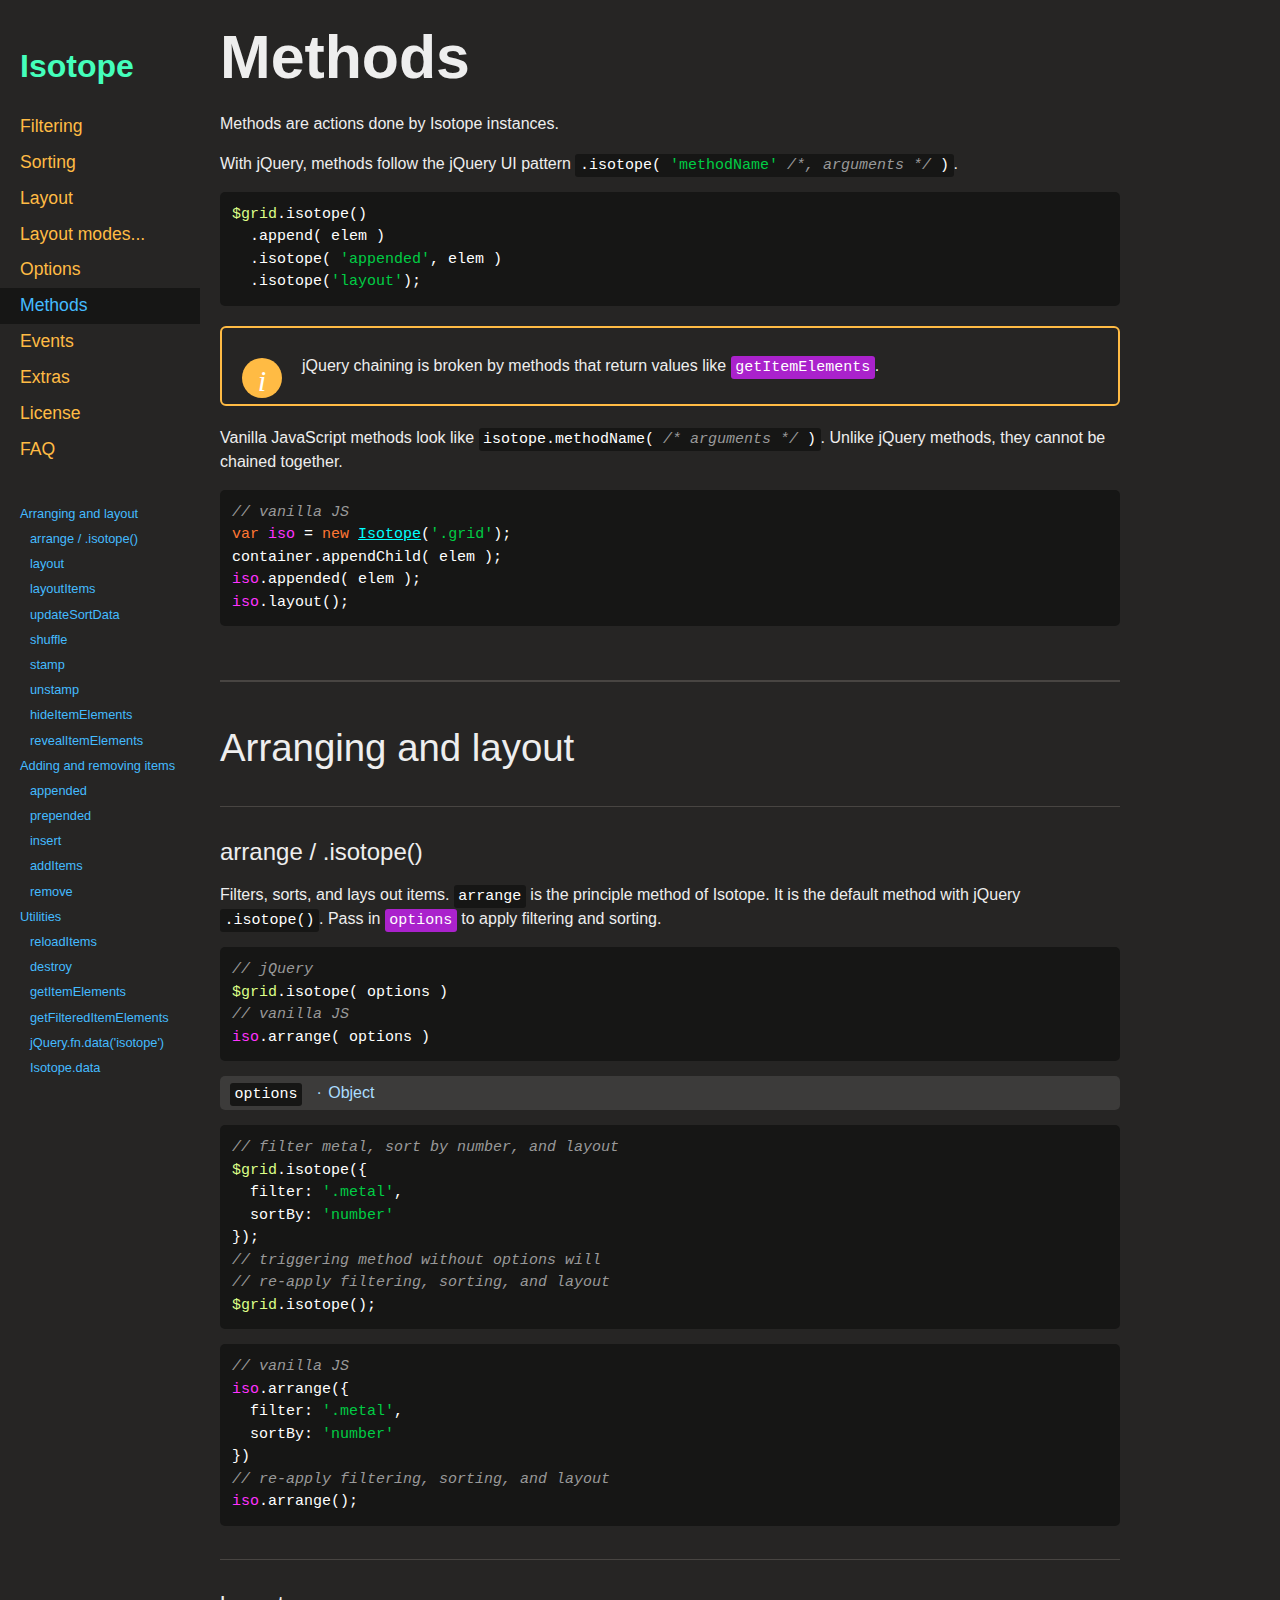
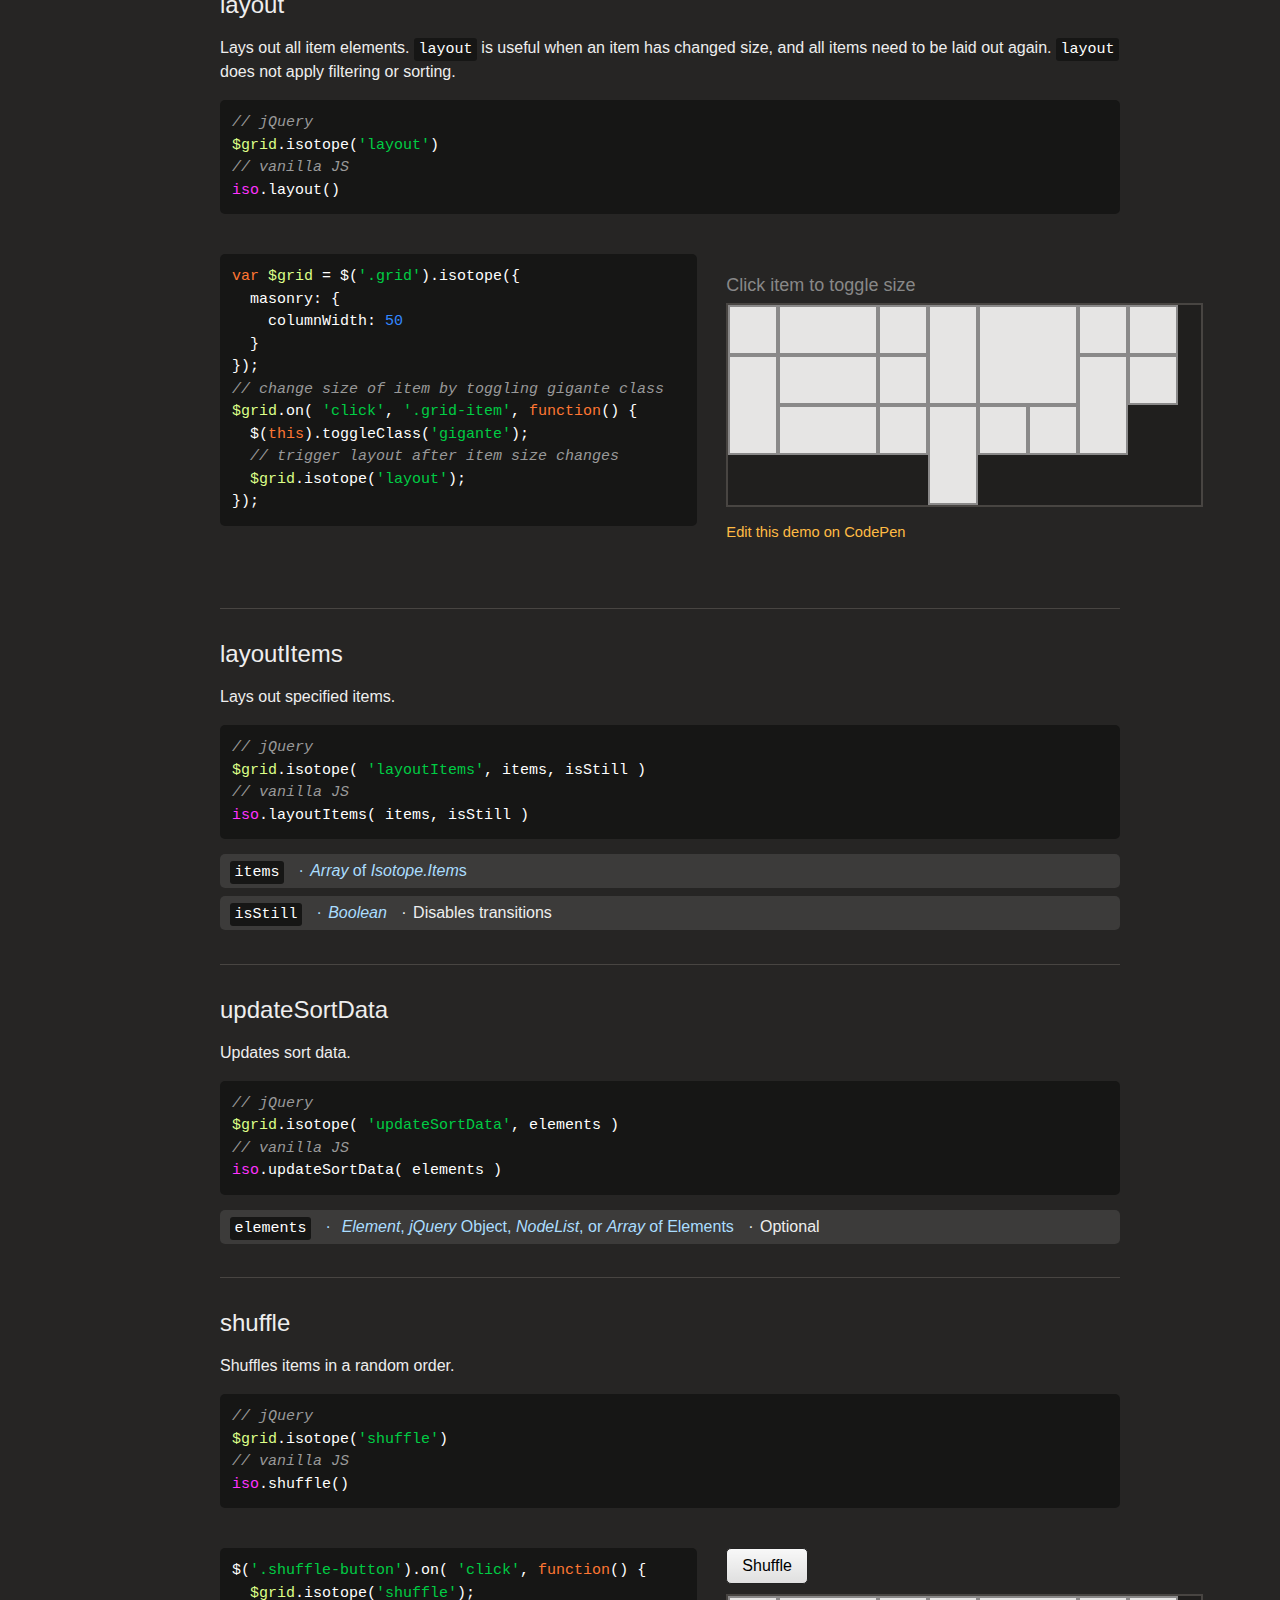
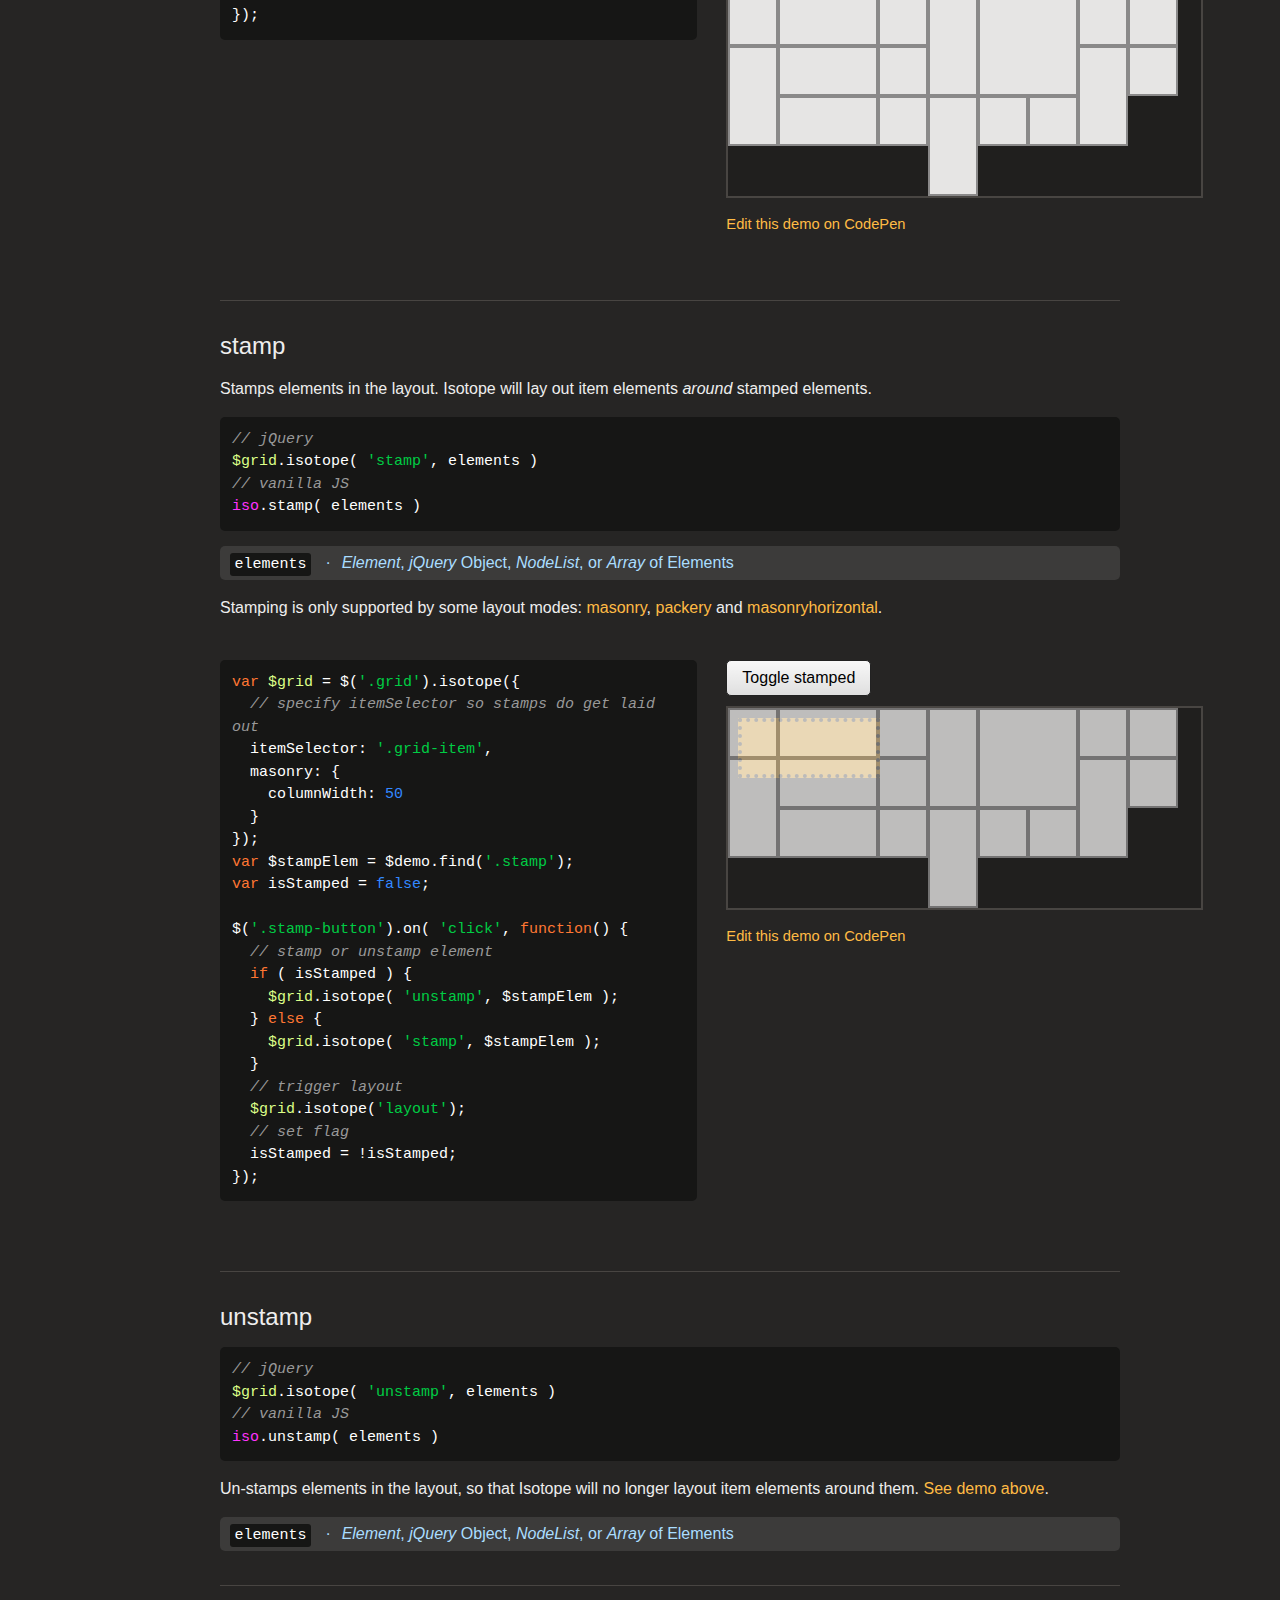
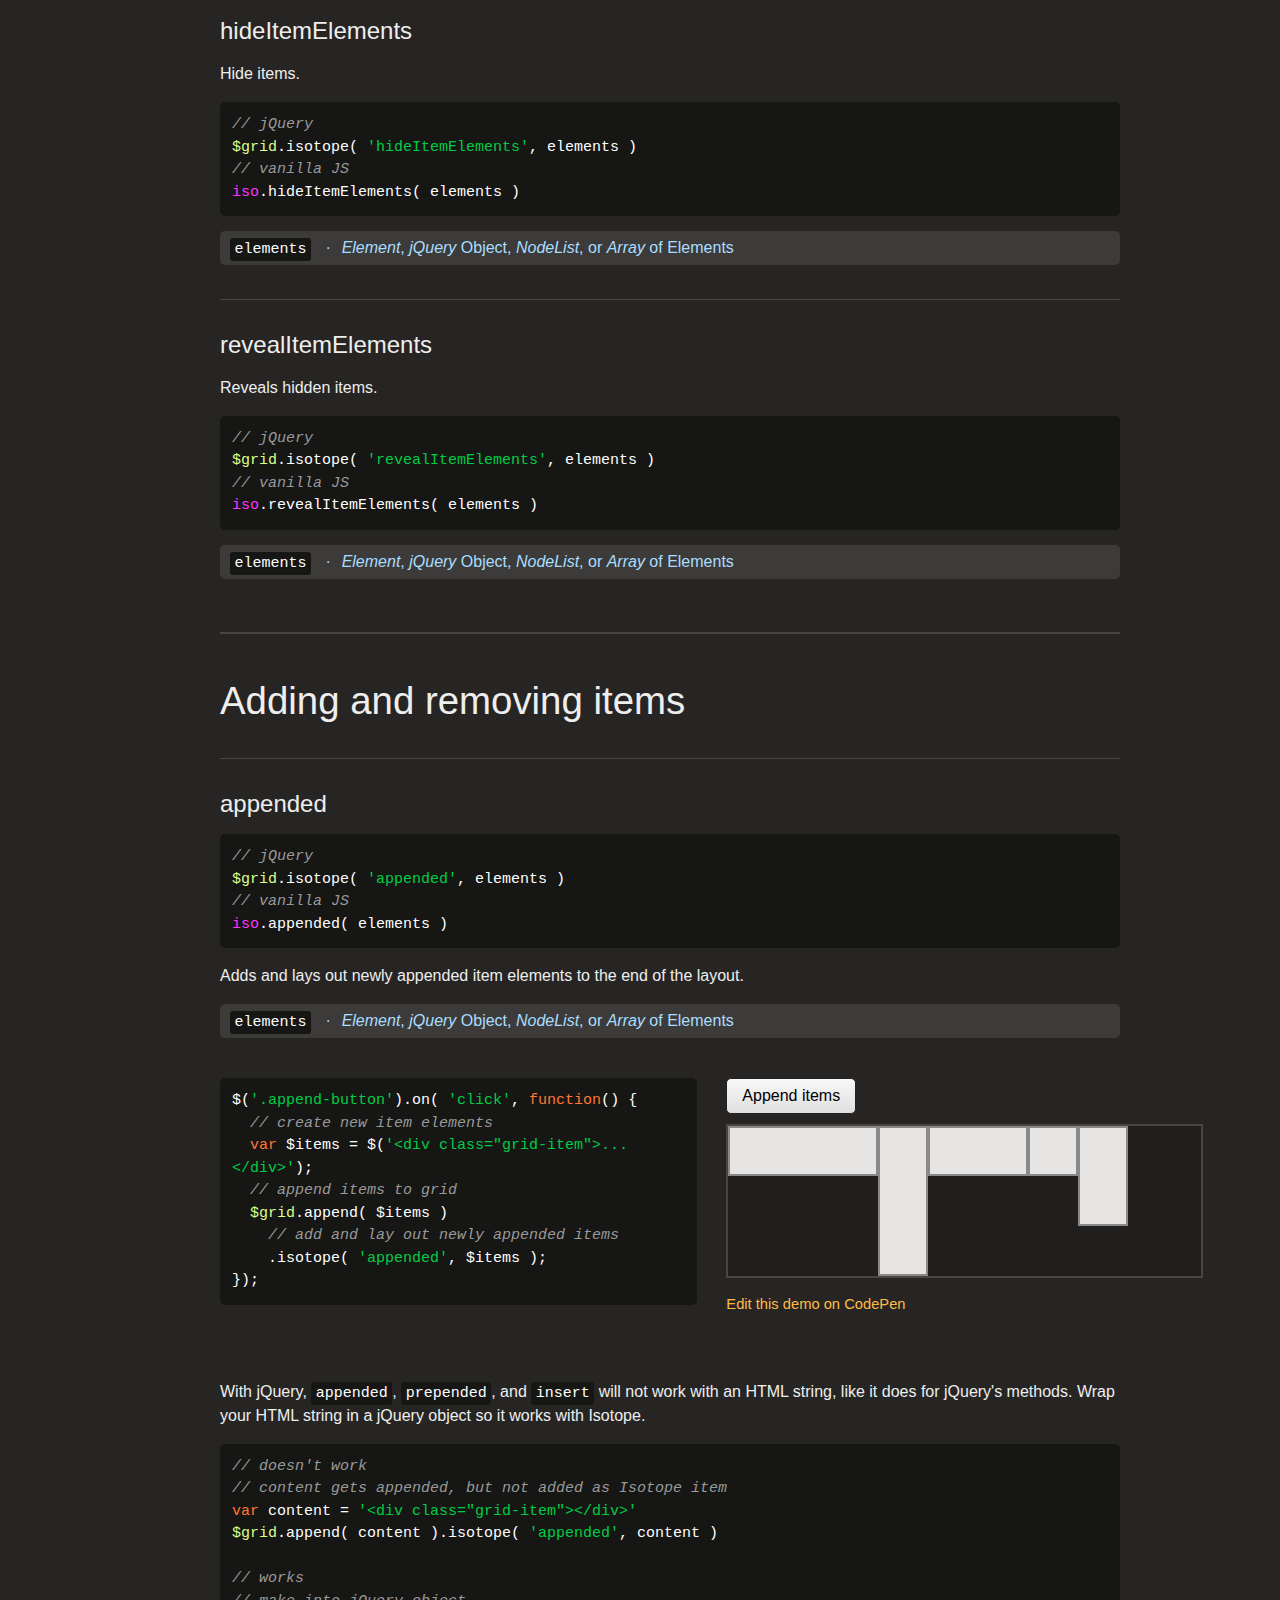
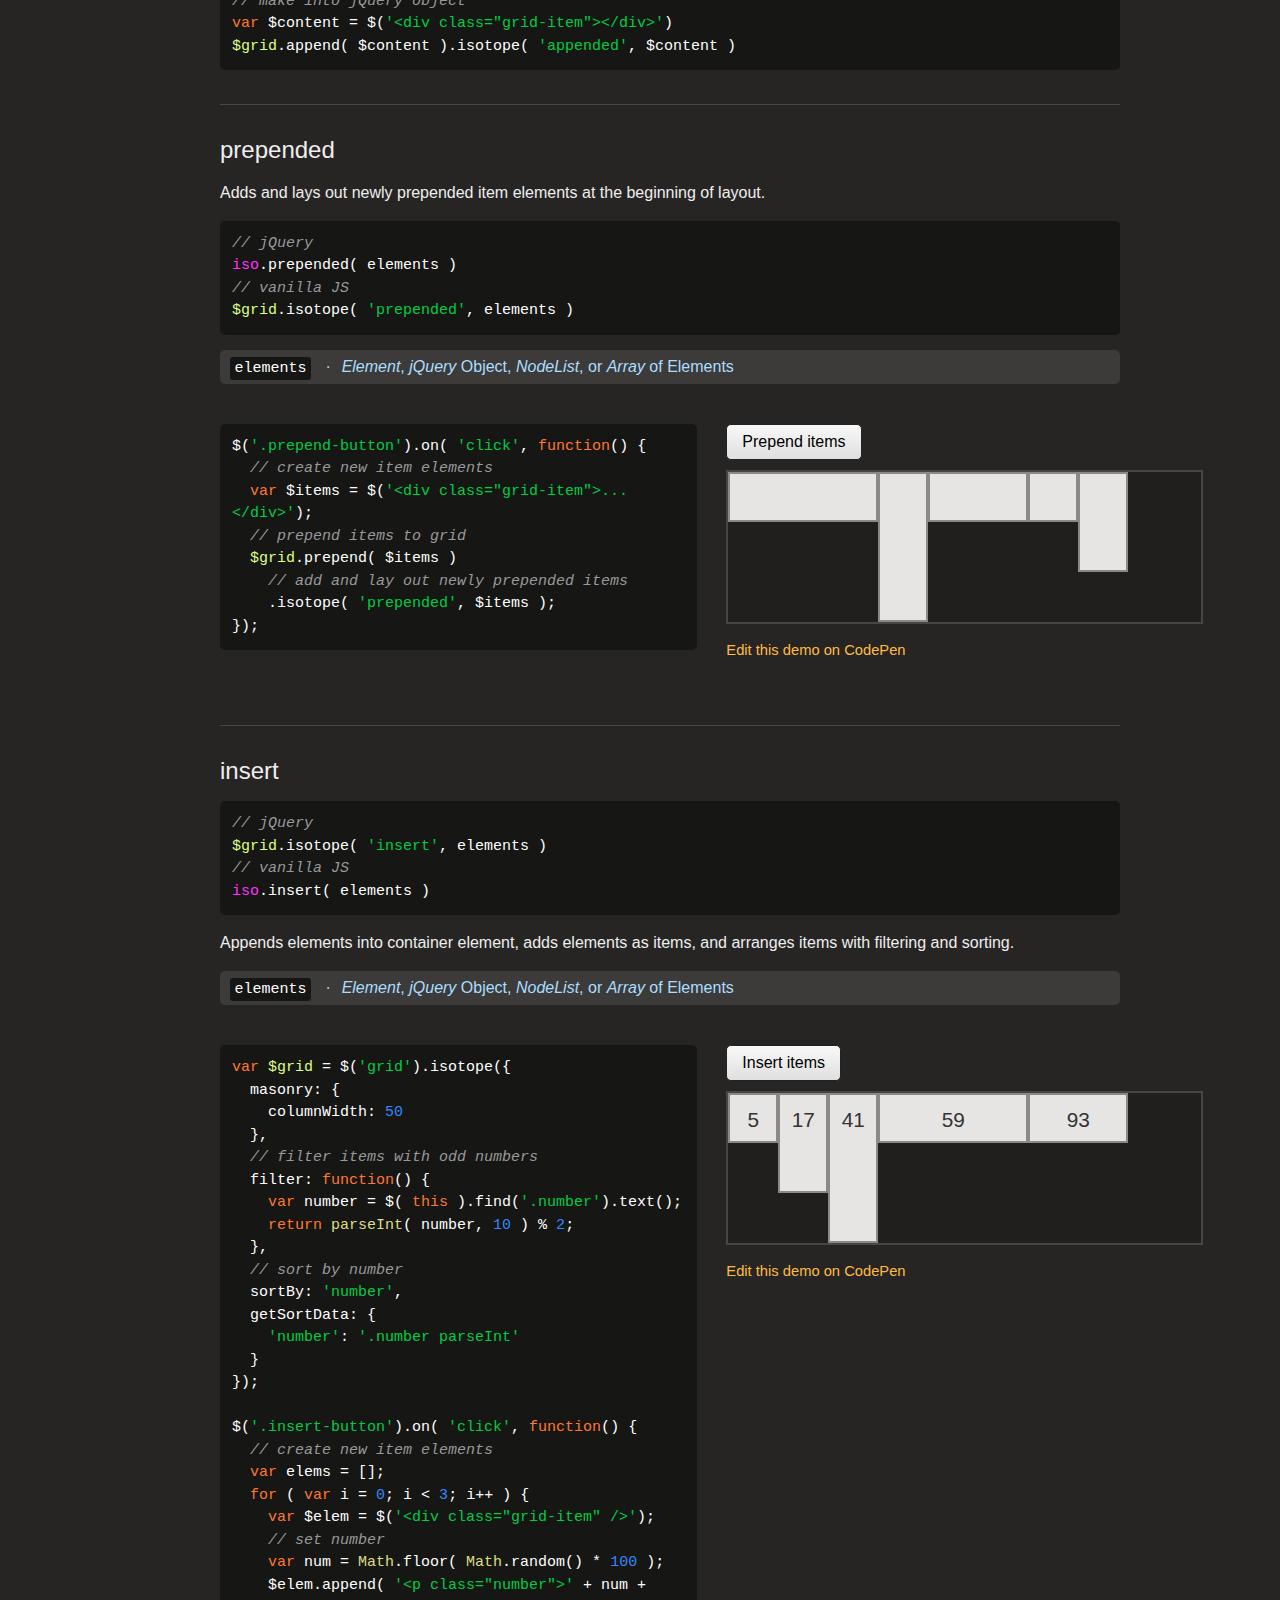
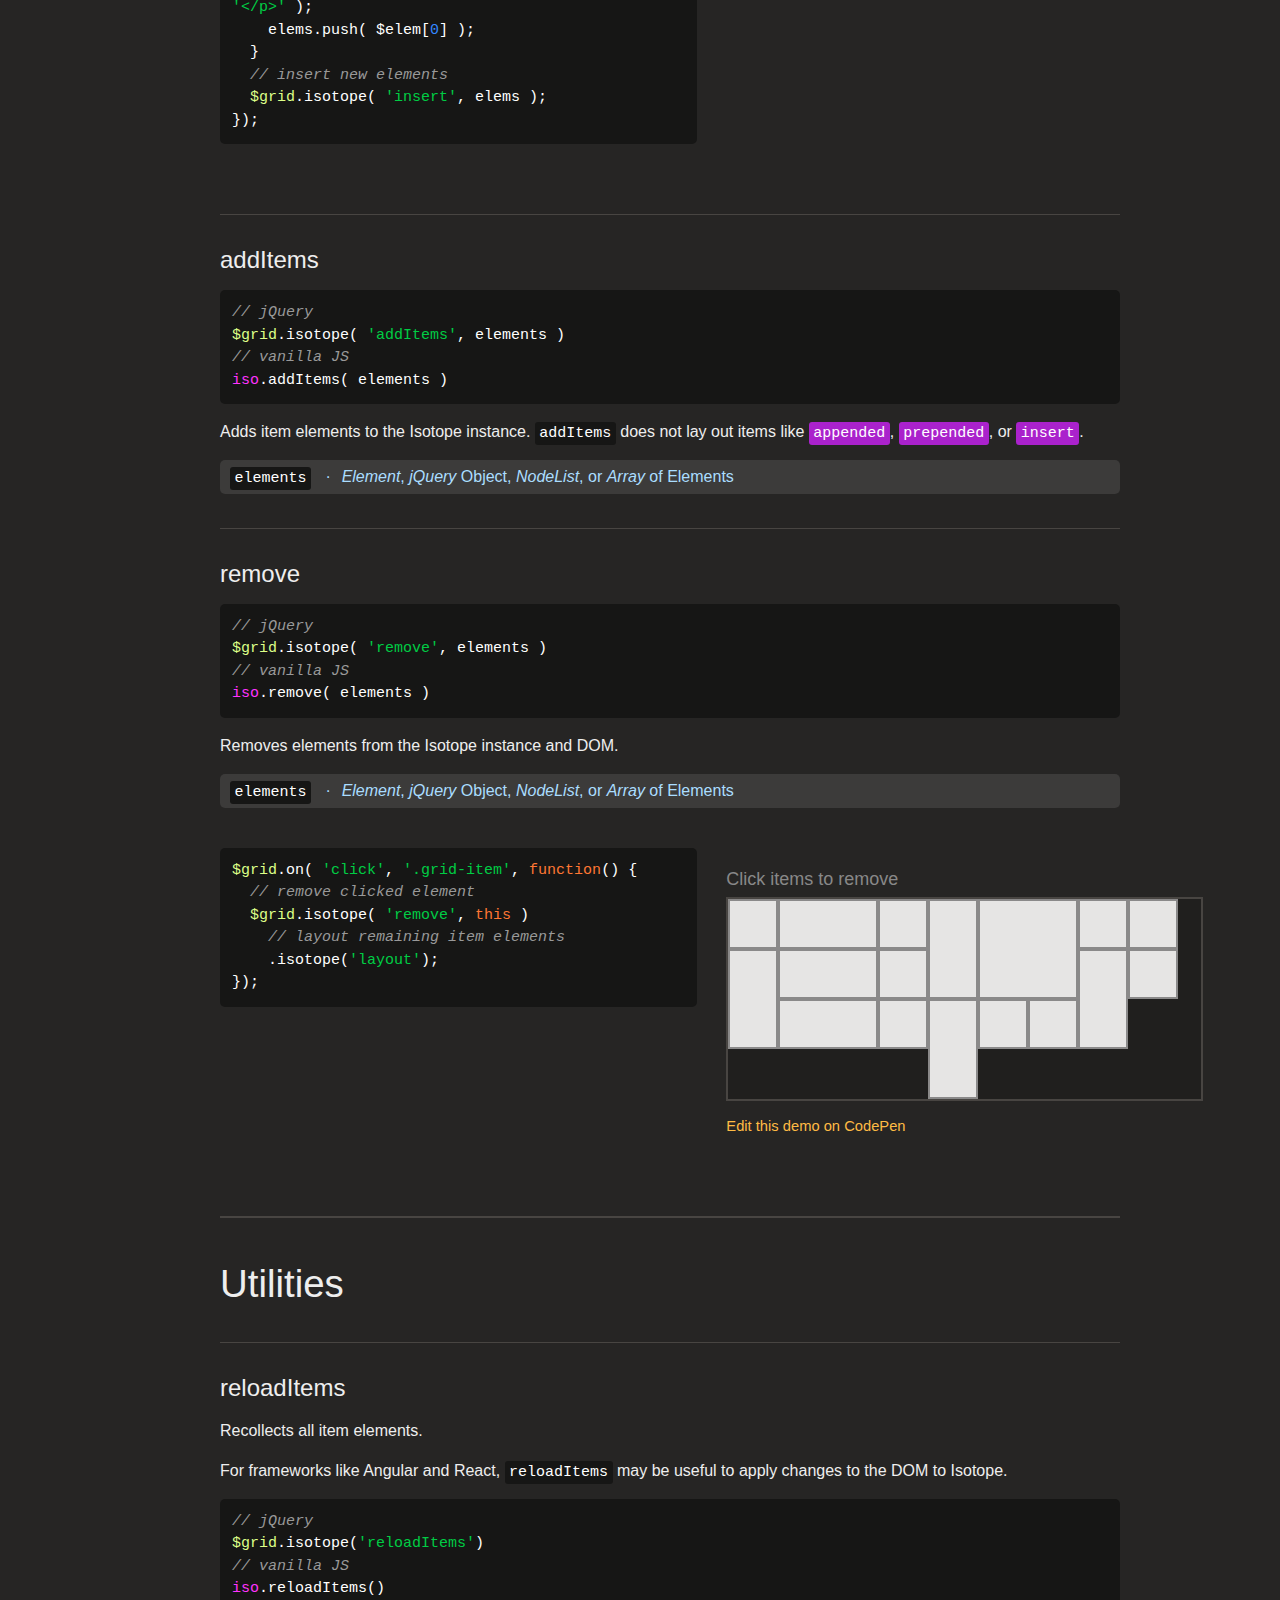
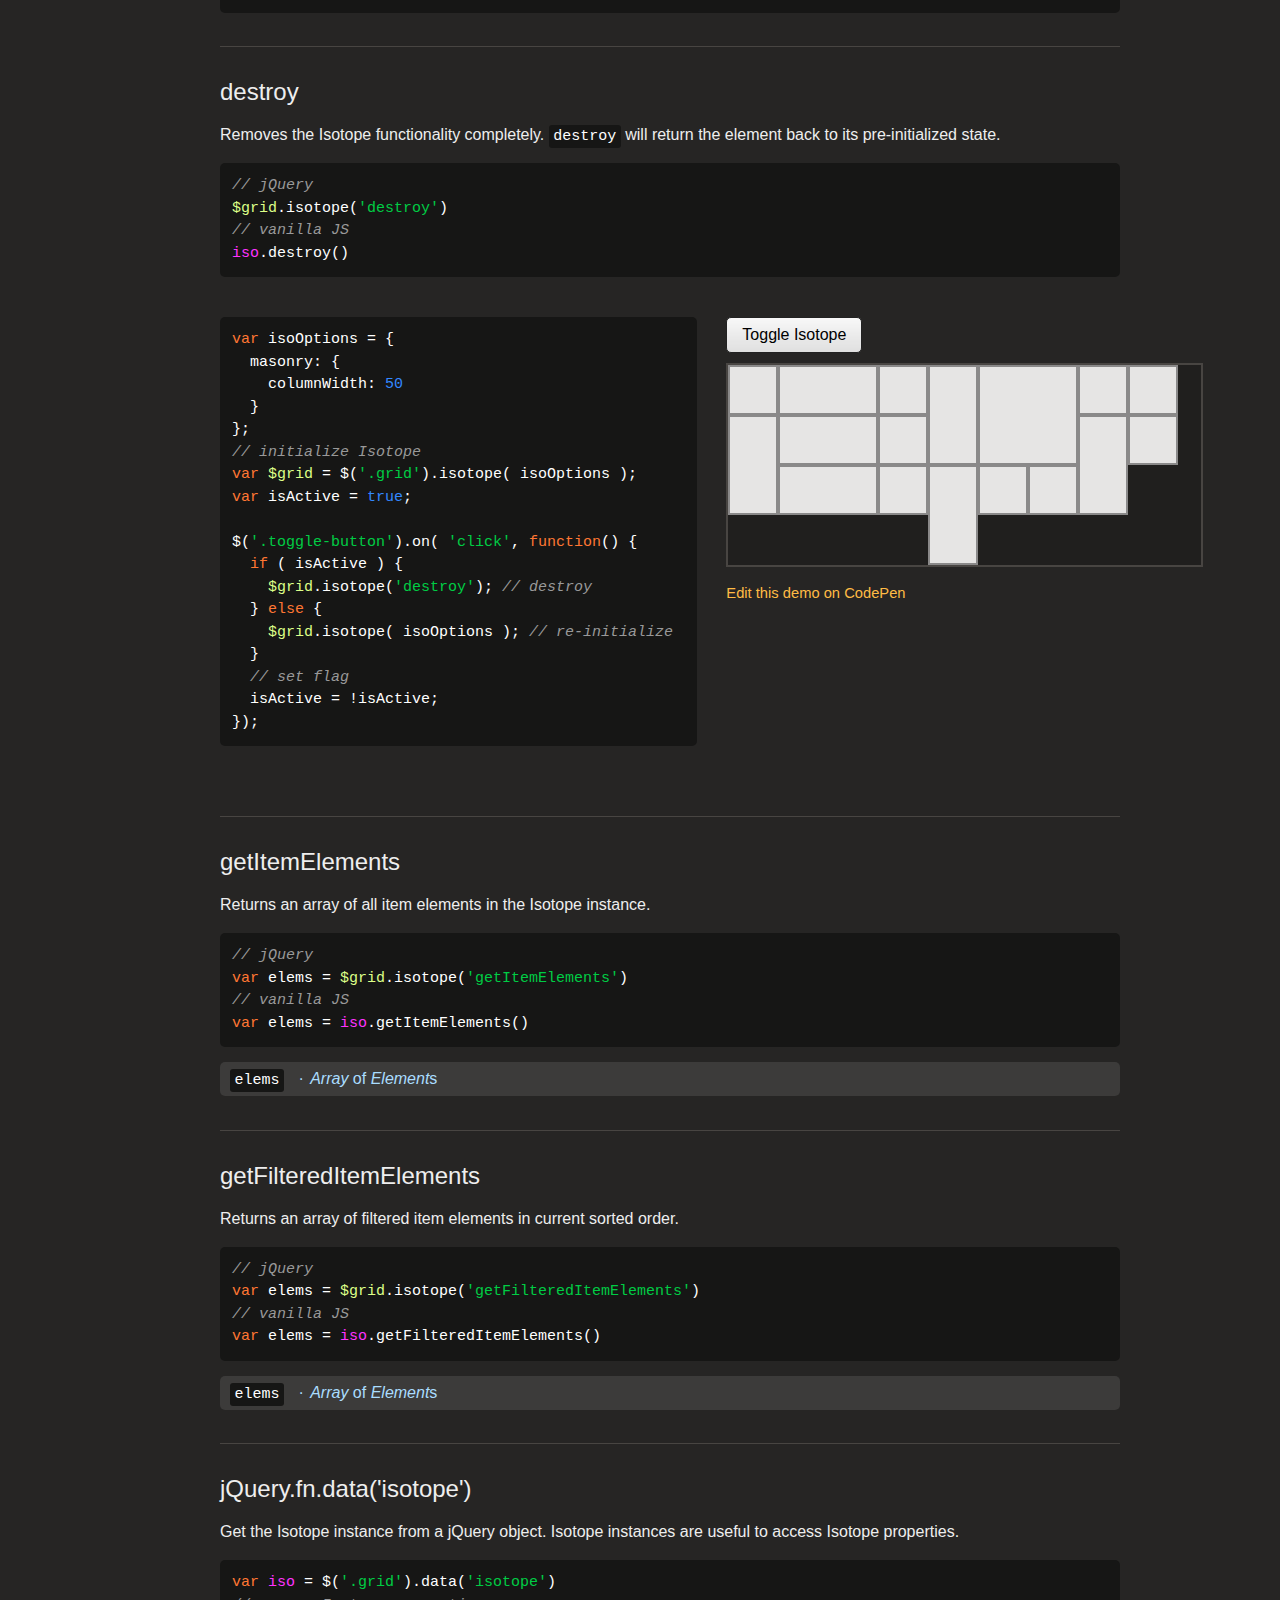
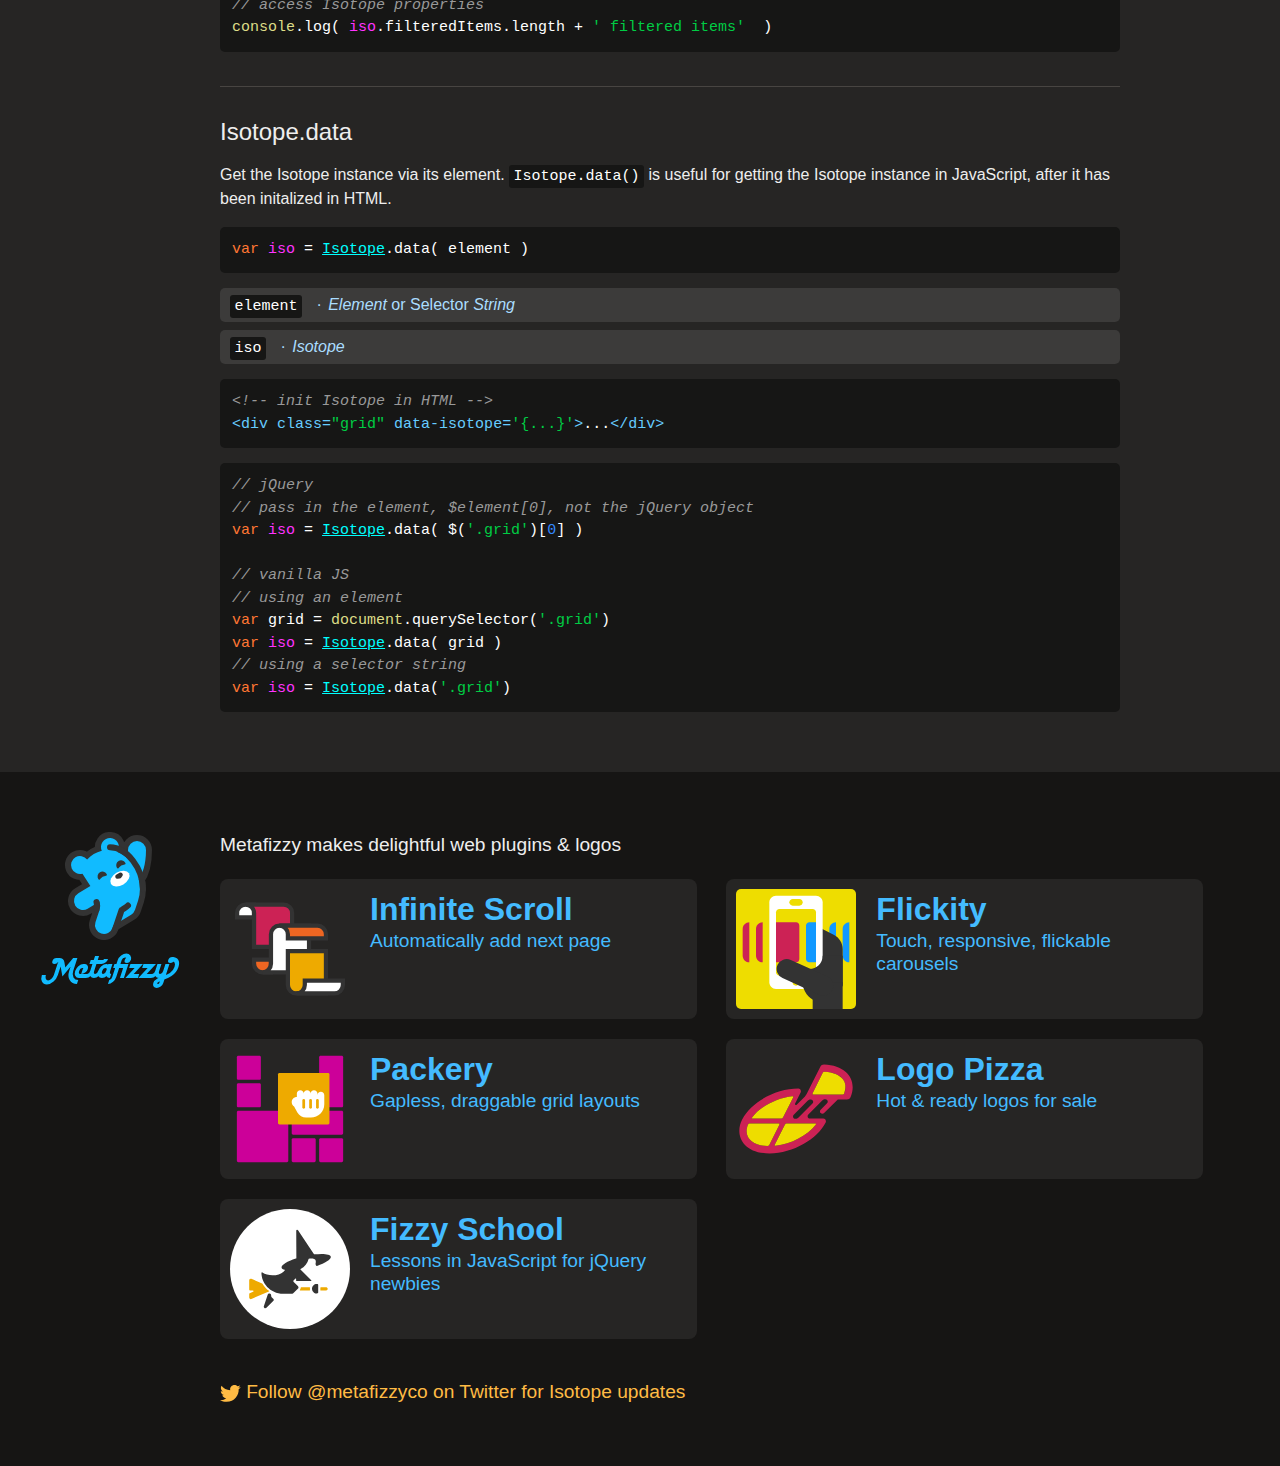
<file: Conception/isotope-docs/methods.html>
<!doctype html>
<html class="export" lang="en">
<head>
  <meta charset="utf-8">
  <meta name="viewport" content="width=device-width">
  <meta name="description" content="Filter &amp; sort magical layouts">

  <title>Isotope &#xB7; Methods</title>

    <!-- Isotope does not require any CSS files -->
    <link rel="stylesheet" href="css/isotope-docs.css?6" media="screen">

  <meta name="twitter:card" content="summary">
  <meta name="twitter:site" content="@metafizzyco">
  <meta name="twitter:url" content="https://isotope.metafizzy.co/methods.html">
  <meta name="twitter:title" content="Isotope Methods">
  <meta name="twitter:description" content="Filter &amp; sort magical layouts">

</head>
<body class="page--methods">


  <div class="nav">
    <h1 class="nav__title"><a href=".">Isotope</a></h1>
  
    <ol class="site-nav">
      <li class="site-nav__item site-nav__item--filtering">
        <a class="site-nav__item__link" href="filtering.html">Filtering</a></li>
      <li class="site-nav__item site-nav__item--sorting">
        <a class="site-nav__item__link" href="sorting.html">Sorting</a></li>
      <li class="site-nav__item site-nav__item--layout ">
        <a class="site-nav__item__link" href="layout.html">Layout</a>
      </li>
      <li class="site-nav__item site-nav__item--layout-modes sub-nav-parent">
        <a class="site-nav__item__link" href="layout-modes.html">Layout modes</a>
        <ul class="sub-nav">
            <li class="sub-nav__item sub-nav__item--masonry">
              <a class="sub-nav__item__link" href="layout-modes/masonry.html">masonry</a></li>
            <li class="sub-nav__item sub-nav__item--fitrows">
              <a class="sub-nav__item__link" href="layout-modes/fitrows.html">fitRows</a></li>
            <li class="sub-nav__item sub-nav__item--vertical">
              <a class="sub-nav__item__link" href="layout-modes/vertical.html">vertical</a></li>
            <li class="sub-nav__item sub-nav__item--packery">
              <a class="sub-nav__item__link" href="layout-modes/packery.html">packery</a></li>
            <li class="sub-nav__item sub-nav__item--cellsbyrow">
              <a class="sub-nav__item__link" href="layout-modes/cellsbyrow.html">cellsByRow</a></li>
            <li class="sub-nav__item sub-nav__item--masonryhorizontal">
              <a class="sub-nav__item__link" href="layout-modes/masonryhorizontal.html">masonryHorizontal</a></li>
            <li class="sub-nav__item sub-nav__item--fitcolumns">
              <a class="sub-nav__item__link" href="layout-modes/fitcolumns.html">fitColumns</a></li>
            <li class="sub-nav__item sub-nav__item--cellsbycolumn">
              <a class="sub-nav__item__link" href="layout-modes/cellsbycolumn.html">cellsByColumn</a></li>
            <li class="sub-nav__item sub-nav__item--horiz">
              <a class="sub-nav__item__link" href="layout-modes/horiz.html">horiz</a></li>
        </ul>
      </li>
      <li class="site-nav__item site-nav__item--options">
        <a class="site-nav__item__link" href="options.html">Options</a></li>
      <li class="site-nav__item site-nav__item--methods">
        <a class="site-nav__item__link" href="methods.html">Methods</a></li>
      <li class="site-nav__item site-nav__item--events">
        <a class="site-nav__item__link" href="events.html">Events</a></li>
      <li class="site-nav__item site-nav__item--extras">
        <a class="site-nav__item__link" href="extras.html">Extras</a></li>
      <li class="site-nav__item site-nav__item--license">
        <a class="site-nav__item__link" href="license.html">License</a></li>
      <li class="site-nav__item site-nav__item--faq">
        <a class="site-nav__item__link" href="faq.html">FAQ</a></li>
    </ol>
  
    <ul class="page-nav" data-js="page-nav">
<li class="page-nav__item page-nav__item--h2"><a href="#arranging-and-layout">Arranging and layout</a></li>
<li class="page-nav__item page-nav__item--h3"><a href="#arrange-isotope">arrange / .isotope()</a></li>
<li class="page-nav__item page-nav__item--h3"><a href="#layout">layout</a></li>
<li class="page-nav__item page-nav__item--h3"><a href="#layoutitems">layoutItems</a></li>
<li class="page-nav__item page-nav__item--h3"><a href="#updatesortdata">updateSortData</a></li>
<li class="page-nav__item page-nav__item--h3"><a href="#shuffle">shuffle</a></li>
<li class="page-nav__item page-nav__item--h3"><a href="#stamp">stamp</a></li>
<li class="page-nav__item page-nav__item--h3"><a href="#unstamp">unstamp</a></li>
<li class="page-nav__item page-nav__item--h3"><a href="#hideitemelements">hideItemElements</a></li>
<li class="page-nav__item page-nav__item--h3"><a href="#revealitemelements">revealItemElements</a></li>
<li class="page-nav__item page-nav__item--h2"><a href="#adding-and-removing-items">Adding and removing items</a></li>
<li class="page-nav__item page-nav__item--h3"><a href="#appended">appended</a></li>
<li class="page-nav__item page-nav__item--h3"><a href="#prepended">prepended</a></li>
<li class="page-nav__item page-nav__item--h3"><a href="#insert">insert</a></li>
<li class="page-nav__item page-nav__item--h3"><a href="#additems">addItems</a></li>
<li class="page-nav__item page-nav__item--h3"><a href="#remove">remove</a></li>
<li class="page-nav__item page-nav__item--h2"><a href="#utilities">Utilities</a></li>
<li class="page-nav__item page-nav__item--h3"><a href="#reloaditems">reloadItems</a></li>
<li class="page-nav__item page-nav__item--h3"><a href="#destroy">destroy</a></li>
<li class="page-nav__item page-nav__item--h3"><a href="#getitemelements">getItemElements</a></li>
<li class="page-nav__item page-nav__item--h3"><a href="#getfiltereditemelements">getFilteredItemElements</a></li>
<li class="page-nav__item page-nav__item--h3"><a href="#jquery-fn-data-isotope">jQuery.fn.data(&apos;isotope&apos;)</a></li>
<li class="page-nav__item page-nav__item--h3"><a href="#isotope-data">Isotope.data</a></li>
</ul>
  </div>


  <div id="content" class="main">
    <div class="container">
        <h1>Methods</h1>


<p>Methods are actions done by Isotope instances.</p>

<p>With jQuery, methods follow the jQuery UI pattern <code>.isotope( <span class="string">&apos;methodName&apos;</span> <span class="comment">/*, arguments */</span> )</code>.</p>

<pre><code class="js"><span class="jquery_var">$grid</span>.isotope()
  .append( elem )
  .isotope( <span class="string">&apos;appended&apos;</span>, elem )
  .isotope(<span class="string">&apos;layout&apos;</span>);
</code></pre>

<div class="call-out">
  <p>jQuery chaining is broken by methods that return values like
    <a href="#getitemelements"><code>getItemElements</code></a>.</p>
</div>

<p>Vanilla JavaScript methods look like <code>isotope.methodName( <span class="comment">/* arguments */</span> )</code>. Unlike jQuery methods, they cannot be chained together.</p>

<pre><code class="js"><span class="comment">// vanilla JS</span>
<span class="keyword">var</span> <span class="isotope_var">iso</span> = <span class="keyword">new</span> <span class="isotope_keyword">Isotope</span>(<span class="string">&apos;.grid&apos;</span>);
container.appendChild( elem );
<span class="isotope_var">iso</span>.appended( elem );
<span class="isotope_var">iso</span>.layout();
</code></pre>


<h2 id="arranging-and-layout">Arranging and layout</h2>


<h3 id="arrange-isotope">arrange / .isotope()</h3>

<p>Filters, sorts, and lays out items. <code>arrange</code> is the principle method of Isotope. It is the default method with jQuery <code>.isotope()</code>. Pass in <a href="options.html"><code>options</code></a> to apply filtering and sorting.</p>

<pre><code class="js"><span class="comment">// jQuery</span>
<span class="jquery_var">$grid</span>.isotope( options )
<span class="comment">// vanilla JS</span>
<span class="isotope_var">iso</span>.arrange( options )
</code></pre>

<p class="variable">
  <code class="variable__code">options</code>
  <span class="variable__type">Object</span>
</p>

<pre><code class="js"><span class="comment">// filter metal, sort by number, and layout</span>
<span class="jquery_var">$grid</span>.isotope({
  <span class="attr">filter</span>: <span class="string">&apos;.metal&apos;</span>,
  <span class="attr">sortBy</span>: <span class="string">&apos;number&apos;</span>
});
<span class="comment">// triggering method without options will</span>
<span class="comment">// re-apply filtering, sorting, and layout</span>
<span class="jquery_var">$grid</span>.isotope();
</code></pre>

<pre><code class="js"><span class="comment">// vanilla JS</span>
<span class="isotope_var">iso</span>.arrange({
  <span class="attr">filter</span>: <span class="string">&apos;.metal&apos;</span>,
  <span class="attr">sortBy</span>: <span class="string">&apos;number&apos;</span>
})
<span class="comment">// re-apply filtering, sorting, and layout</span>
<span class="isotope_var">iso</span>.arrange();
</code></pre>


<h3 id="layout">layout</h3>

<p>Lays out all item elements. <code>layout</code> is useful when an item has changed size, and all items need to be laid out again. <code>layout</code> does not apply filtering or sorting.</p>

<pre><code class="js"><span class="comment">// jQuery</span>
<span class="jquery_var">$grid</span>.isotope(<span class="string">&apos;layout&apos;</span>)
<span class="comment">// vanilla JS</span>
<span class="isotope_var">iso</span>.layout()
</code></pre>

<div class="duo example">
  <div class="duo__cell example__code">
<pre><code class="js"><span class="keyword">var</span> <span class="jquery_var">$grid</span> = $(<span class="string">&apos;.grid&apos;</span>).isotope({
  <span class="attr">masonry</span>: {
    <span class="attr">columnWidth</span>: <span class="number">50</span>
  }
});
<span class="comment">// change size of item by toggling gigante class</span>
<span class="jquery_var">$grid</span>.on( <span class="string">&apos;click&apos;</span>, <span class="string">&apos;.grid-item&apos;</span>, <span class="function"><span class="keyword">function</span>(<span class="params"></span>) </span>{
  $(<span class="keyword">this</span>).toggleClass(<span class="string">&apos;gigante&apos;</span>);
  <span class="comment">// trigger layout after item size changes</span>
  <span class="jquery_var">$grid</span>.isotope(<span class="string">&apos;layout&apos;</span>);
});
</code></pre>
  </div>
  <div class="duo__cell example__demo" data-js="layout-demo">
    <p class="instruction">Click item to toggle size</p>
  
    <div class="grid grid--clickable">
      <div class="grid-item"></div>
      <div class="grid-item grid-item--width2"></div>
      <div class="grid-item"></div>
      <div class="grid-item grid-item--height2"></div>
      <div class="grid-item grid-item--width2 grid-item--height2"></div>
      <div class="grid-item"></div>
      <div class="grid-item"></div>
      <div class="grid-item grid-item--height2"></div>
      <div class="grid-item grid-item--width2"></div>
      <div class="grid-item"></div>
      <div class="grid-item grid-item--height2"></div>
      <div class="grid-item"></div>
      <div class="grid-item grid-item--width2"></div>
      <div class="grid-item"></div>
      <div class="grid-item grid-item--height2"></div>
      <div class="grid-item"></div>
      <div class="grid-item"></div>
    </div>
  
    <p class="edit-demo">
        <a href="https://codepen.io/desandro/pen/qzhIb">Edit this demo on CodePen</a>
    </p>
  </div>
</div>


<h3 id="layoutitems">layoutItems</h3>

<p>Lays out specified items.</p>

<pre><code class="js"><span class="comment">// jQuery</span>
<span class="jquery_var">$grid</span>.isotope( <span class="string">&apos;layoutItems&apos;</span>, items, isStill )
<span class="comment">// vanilla JS</span>
<span class="isotope_var">iso</span>.layoutItems( items, isStill )
</code></pre>

<p class="variable">
  <code class="variable__code">items</code>
  <span class="variable__type"><i>Array</i> of <i>Isotope.Item</i>s</span>
</p>

<p class="variable">
  <code class="variable__code">isStill</code>
  <span class="variable__type"><i>Boolean</i></span>
  <span class="variable__description">Disables transitions</span>
</p>


<h3 id="updatesortdata">updateSortData</h3>

<p>Updates sort data.</p>

<pre><code class="js"><span class="comment">// jQuery</span>
<span class="jquery_var">$grid</span>.isotope( <span class="string">&apos;updateSortData&apos;</span>, elements )
<span class="comment">// vanilla JS</span>
<span class="isotope_var">iso</span>.updateSortData( elements )
</code></pre>

<p class="variable">
  <code class="variable__code">elements</code>
  <span class="variable__type">
    <i>Element</i>,
    <i>jQuery</i> Object,
    <i>NodeList</i>, or
    <i>Array</i> of Elements
  </span>
  <span class="variable__description">Optional</span>
</p>


<h3 id="shuffle">shuffle</h3>

<p>Shuffles items in a random order.</p>

<pre><code class="js"><span class="comment">// jQuery</span>
<span class="jquery_var">$grid</span>.isotope(<span class="string">&apos;shuffle&apos;</span>)
<span class="comment">// vanilla JS</span>
<span class="isotope_var">iso</span>.shuffle()
</code></pre>

<div class="duo example">
  <div class="duo__cell example__code">
<pre><code class="js">$(<span class="string">&apos;.shuffle-button&apos;</span>).on( <span class="string">&apos;click&apos;</span>, <span class="function"><span class="keyword">function</span>(<span class="params"></span>) </span>{
  <span class="jquery_var">$grid</span>.isotope(<span class="string">&apos;shuffle&apos;</span>);
});
</code></pre>
  </div>
  <div class="duo__cell example__demo" data-js="shuffle">
    <button class="button shuffle-button">Shuffle</button>
    <div class="grid">
      <div class="grid-item"></div>
      <div class="grid-item grid-item--width2"></div>
      <div class="grid-item"></div>
      <div class="grid-item grid-item--height2"></div>
      <div class="grid-item grid-item--width2 grid-item--height2"></div>
      <div class="grid-item"></div>
      <div class="grid-item"></div>
      <div class="grid-item grid-item--height2"></div>
      <div class="grid-item grid-item--width2"></div>
      <div class="grid-item"></div>
      <div class="grid-item grid-item--height2"></div>
      <div class="grid-item"></div>
      <div class="grid-item grid-item--width2"></div>
      <div class="grid-item"></div>
      <div class="grid-item grid-item--height2"></div>
      <div class="grid-item"></div>
      <div class="grid-item"></div>
    </div>
    <p class="edit-demo">
        <a href="https://codepen.io/desandro/pen/EluFg">Edit this demo on CodePen</a>
    </p>
  </div>
</div>


<h3 id="stamp">stamp</h3>

<p>Stamps elements in the layout. Isotope will lay out item elements <em>around</em> stamped elements.</p>

<pre><code class="js"><span class="comment">// jQuery</span>
<span class="jquery_var">$grid</span>.isotope( <span class="string">&apos;stamp&apos;</span>, elements )
<span class="comment">// vanilla JS</span>
<span class="isotope_var">iso</span>.stamp( elements )
</code></pre>

<p class="variable">
  <code class="variable__code">elements</code>
  <span class="variable__type">
    <i>Element</i>,
    <i>jQuery</i> Object,
    <i>NodeList</i>, or
    <i>Array</i> of Elements
  </span>
</p>

<p>Stamping is only supported by some layout modes: <a href="layout-modes/masonry.html">masonry</a>, <a href="layout-modes/packery.html">packery</a> and <a href="layout-modes/masonryhorizontal.html">masonryhorizontal</a>.</p>

<div class="duo example">
  <div class="duo__cell example__code">
<pre><code class="js"><span class="keyword">var</span> <span class="jquery_var">$grid</span> = $(<span class="string">&apos;.grid&apos;</span>).isotope({
  <span class="comment">// specify itemSelector so stamps do get laid out</span>
  itemSelector: <span class="string">&apos;.grid-item&apos;</span>,
  <span class="attr">masonry</span>: {
    <span class="attr">columnWidth</span>: <span class="number">50</span>
  }
});
<span class="keyword">var</span> $stampElem = $demo.find(<span class="string">&apos;.stamp&apos;</span>);
<span class="keyword">var</span> isStamped = <span class="literal">false</span>;

$(<span class="string">&apos;.stamp-button&apos;</span>).on( <span class="string">&apos;click&apos;</span>, <span class="function"><span class="keyword">function</span>(<span class="params"></span>) </span>{
  <span class="comment">// stamp or unstamp element</span>
  <span class="keyword">if</span> ( isStamped ) {
    <span class="jquery_var">$grid</span>.isotope( <span class="string">&apos;unstamp&apos;</span>, $stampElem );
  } <span class="keyword">else</span> {
    <span class="jquery_var">$grid</span>.isotope( <span class="string">&apos;stamp&apos;</span>, $stampElem );
  }
  <span class="comment">// trigger layout</span>
  <span class="jquery_var">$grid</span>.isotope(<span class="string">&apos;layout&apos;</span>);
  <span class="comment">// set flag</span>
  isStamped = !isStamped;
});
</code></pre>
  </div>
  <div class="duo__cell example__demo" data-js="stamp-methods">
    <button class="button stamp-button">Toggle stamped</button>
    <div class="grid grid--has-stamp grid--stamp-methods">
      <div class="stamp stamp--stamp-methods"></div>
      <div class="grid-item"></div>
      <div class="grid-item grid-item--width2"></div>
      <div class="grid-item"></div>
      <div class="grid-item grid-item--height2"></div>
      <div class="grid-item grid-item--width2 grid-item--height2"></div>
      <div class="grid-item"></div>
      <div class="grid-item"></div>
      <div class="grid-item grid-item--height2"></div>
      <div class="grid-item grid-item--width2"></div>
      <div class="grid-item"></div>
      <div class="grid-item grid-item--height2"></div>
      <div class="grid-item"></div>
      <div class="grid-item grid-item--width2"></div>
      <div class="grid-item"></div>
      <div class="grid-item grid-item--height2"></div>
      <div class="grid-item"></div>
      <div class="grid-item"></div>
    </div>
    <p class="edit-demo">
        <a href="https://codepen.io/desandro/pen/wguvo">Edit this demo on CodePen</a>
    </p>
  </div>
</div>


<h3 id="unstamp">unstamp</h3>

<pre><code class="js"><span class="comment">// jQuery</span>
<span class="jquery_var">$grid</span>.isotope( <span class="string">&apos;unstamp&apos;</span>, elements )
<span class="comment">// vanilla JS</span>
<span class="isotope_var">iso</span>.unstamp( elements )
</code></pre>

<p>Un-stamps elements in the layout, so that Isotope will no longer layout item elements around them. <a href="#stamp">See demo above</a>.</p>

<p class="variable">
  <code class="variable__code">elements</code>
  <span class="variable__type">
    <i>Element</i>,
    <i>jQuery</i> Object,
    <i>NodeList</i>, or
    <i>Array</i> of Elements
  </span>
</p>


<h3 id="hideitemelements">hideItemElements</h3>

<p>Hide items.</p>

<pre><code class="js"><span class="comment">// jQuery</span>
<span class="jquery_var">$grid</span>.isotope( <span class="string">&apos;hideItemElements&apos;</span>, elements )
<span class="comment">// vanilla JS</span>
<span class="isotope_var">iso</span>.hideItemElements( elements )
</code></pre>

<p class="variable">
  <code class="variable__code">elements</code>
  <span class="variable__type">
    <i>Element</i>,
    <i>jQuery</i> Object,
    <i>NodeList</i>, or
    <i>Array</i> of Elements
  </span>
</p>


<h3 id="revealitemelements">revealItemElements</h3>

<p>Reveals hidden items.</p>

<pre><code class="js"><span class="comment">// jQuery</span>
<span class="jquery_var">$grid</span>.isotope( <span class="string">&apos;revealItemElements&apos;</span>, elements )
<span class="comment">// vanilla JS</span>
<span class="isotope_var">iso</span>.revealItemElements( elements )
</code></pre>

<p class="variable">
  <code class="variable__code">elements</code>
  <span class="variable__type">
    <i>Element</i>,
    <i>jQuery</i> Object,
    <i>NodeList</i>, or
    <i>Array</i> of Elements
  </span>
</p>


<h2 id="adding-and-removing-items">Adding and removing items</h2>


<h3 id="appended">appended</h3>

<pre><code class="js"><span class="comment">// jQuery</span>
<span class="jquery_var">$grid</span>.isotope( <span class="string">&apos;appended&apos;</span>, elements )
<span class="comment">// vanilla JS</span>
<span class="isotope_var">iso</span>.appended( elements )
</code></pre>

<p>Adds and lays out newly appended item elements to the end of the layout.</p>

<p class="variable">
  <code class="variable__code">elements</code>
  <span class="variable__type">
    <i>Element</i>,
    <i>jQuery</i> Object,
    <i>NodeList</i>, or
    <i>Array</i> of Elements
  </span>
</p>

<div class="duo example">
  <div class="duo__cell example__code">
<pre><code class="js">$(<span class="string">&apos;.append-button&apos;</span>).on( <span class="string">&apos;click&apos;</span>, <span class="function"><span class="keyword">function</span>(<span class="params"></span>) </span>{
  <span class="comment">// create new item elements</span>
  <span class="keyword">var</span> $items = $(<span class="string">&apos;&lt;div class=&quot;grid-item&quot;&gt;...&lt;/div&gt;&apos;</span>);
  <span class="comment">// append items to grid</span>
  <span class="jquery_var">$grid</span>.append( $items )
    <span class="comment">// add and lay out newly appended items</span>
    .isotope( <span class="string">&apos;appended&apos;</span>, $items );
});
</code></pre>
  </div>
  <div class="duo__cell example__demo" data-js="appended">
    <button class="button append-button">Append items</button>
    <div class="grid">
      <div class="grid-item grid-item--width3"></div>
      <div class="grid-item grid-item--height3"></div>
      <div class="grid-item grid-item--width2"></div>
      <div class="grid-item"></div>
      <div class="grid-item grid-item--height2"></div>
    </div>
    <p class="edit-demo">
        <a href="https://codepen.io/desandro/pen/ECKiw">Edit this demo on CodePen</a>
    </p>
  </div>
</div>

<p>With jQuery, <code>appended</code>, <code>prepended</code>, and <code>insert</code> will not work with an HTML string, like it does for jQuery&apos;s methods. Wrap your HTML string in a jQuery object so it works with Isotope.</p>

<pre><code class="js"><span class="comment">// doesn&apos;t work</span>
<span class="comment">// content gets appended, but not added as Isotope item</span>
<span class="keyword">var</span> content = <span class="string">&apos;&lt;div class=&quot;grid-item&quot;&gt;&lt;/div&gt;&apos;</span>
<span class="jquery_var">$grid</span>.append( content ).isotope( <span class="string">&apos;appended&apos;</span>, content )

<span class="comment">// works</span>
<span class="comment">// make into jQuery object</span>
<span class="keyword">var</span> $content = $(<span class="string">&apos;&lt;div class=&quot;grid-item&quot;&gt;&lt;/div&gt;&apos;</span>)
<span class="jquery_var">$grid</span>.append( $content ).isotope( <span class="string">&apos;appended&apos;</span>, $content )
</code></pre>


<h3 id="prepended">prepended</h3>

<p>Adds and lays out newly prepended item elements at the beginning of layout.</p>

<pre><code class="js"><span class="comment">// jQuery</span>
<span class="isotope_var">iso</span>.prepended( elements )
<span class="comment">// vanilla JS</span>
<span class="jquery_var">$grid</span>.isotope( <span class="string">&apos;prepended&apos;</span>, elements )
</code></pre>

<p class="variable">
  <code class="variable__code">elements</code>
  <span class="variable__type">
    <i>Element</i>,
    <i>jQuery</i> Object,
    <i>NodeList</i>, or
    <i>Array</i> of Elements
  </span>
</p>

<div class="duo example">
  <div class="duo__cell example__code">
<pre><code class="js">$(<span class="string">&apos;.prepend-button&apos;</span>).on( <span class="string">&apos;click&apos;</span>, <span class="function"><span class="keyword">function</span>(<span class="params"></span>) </span>{
  <span class="comment">// create new item elements</span>
  <span class="keyword">var</span> $items = $(<span class="string">&apos;&lt;div class=&quot;grid-item&quot;&gt;...&lt;/div&gt;&apos;</span>);
  <span class="comment">// prepend items to grid</span>
  <span class="jquery_var">$grid</span>.prepend( $items )
    <span class="comment">// add and lay out newly prepended items</span>
    .isotope( <span class="string">&apos;prepended&apos;</span>, $items );
});
</code></pre>
  </div>
  <div class="duo__cell example__demo" data-js="prepended">
    <button class="button prepend-button">Prepend items</button>
    <div class="grid">
      <div class="grid-item grid-item--width3"></div>
      <div class="grid-item grid-item--height3"></div>
      <div class="grid-item grid-item--width2"></div>
      <div class="grid-item"></div>
      <div class="grid-item grid-item--height2"></div>
    </div>
    <p class="edit-demo">
        <a href="https://codepen.io/desandro/pen/fuwdk">Edit this demo on CodePen</a>
    </p>
  </div>
</div>


<h3 id="insert">insert</h3>

<pre><code class="js"><span class="comment">// jQuery</span>
<span class="jquery_var">$grid</span>.isotope( <span class="string">&apos;insert&apos;</span>, elements )
<span class="comment">// vanilla JS</span>
<span class="isotope_var">iso</span>.insert( elements )
</code></pre>

<p>Appends elements into container element, adds elements as items, and arranges items with filtering and sorting.</p>

<p class="variable">
  <code class="variable__code">elements</code>
  <span class="variable__type">
    <i>Element</i>,
    <i>jQuery</i> Object,
    <i>NodeList</i>, or
    <i>Array</i> of Elements
  </span>
</p>

<div class="duo example">
  <div class="duo__cell example__code">
<pre><code class="js"><span class="keyword">var</span> <span class="jquery_var">$grid</span> = $(<span class="string">&apos;grid&apos;</span>).isotope({
  <span class="attr">masonry</span>: {
    <span class="attr">columnWidth</span>: <span class="number">50</span>
  },
  <span class="comment">// filter items with odd numbers</span>
  filter: <span class="function"><span class="keyword">function</span>(<span class="params"></span>) </span>{
    <span class="keyword">var</span> number = $( <span class="keyword">this</span> ).find(<span class="string">&apos;.number&apos;</span>).text();
    <span class="keyword">return</span> <span class="built_in">parseInt</span>( number, <span class="number">10</span> ) % <span class="number">2</span>;
  },
  <span class="comment">// sort by number</span>
  sortBy: <span class="string">&apos;number&apos;</span>,
  <span class="attr">getSortData</span>: {
    <span class="string">&apos;number&apos;</span>: <span class="string">&apos;.number parseInt&apos;</span>
  }
});

$(<span class="string">&apos;.insert-button&apos;</span>).on( <span class="string">&apos;click&apos;</span>, <span class="function"><span class="keyword">function</span>(<span class="params"></span>) </span>{
  <span class="comment">// create new item elements</span>
  <span class="keyword">var</span> elems = [];
  <span class="keyword">for</span> ( <span class="keyword">var</span> i = <span class="number">0</span>; i &lt; <span class="number">3</span>; i++ ) {
    <span class="keyword">var</span> $elem = $(<span class="string">&apos;&lt;div class=&quot;grid-item&quot; /&gt;&apos;</span>);
    <span class="comment">// set number</span>
    <span class="keyword">var</span> num = <span class="built_in">Math</span>.floor( <span class="built_in">Math</span>.random() * <span class="number">100</span> );
    $elem.append( <span class="string">&apos;&lt;p class=&quot;number&quot;&gt;&apos;</span> + num + <span class="string">&apos;&lt;/p&gt;&apos;</span> );
    elems.push( $elem[<span class="number">0</span>] );
  }
  <span class="comment">// insert new elements</span>
  <span class="jquery_var">$grid</span>.isotope( <span class="string">&apos;insert&apos;</span>, elems );
});
</code></pre>
  </div>
  <div class="duo__cell example__demo" data-js="insert">
    <button class="button insert-button">Insert items</button>
    <div class="grid">
      <div class="grid-item grid-item--width3"><p class="number">59</p></div>
      <div class="grid-item grid-item--height3"><p class="number">41</p></div>
      <div class="grid-item grid-item--width2"><p class="number">93</p></div>
      <div class="grid-item"><p class="number">5</p></div>
      <div class="grid-item grid-item--height2"><p class="number">17</p></div>
    </div>
    <p class="edit-demo">
        <a href="https://codepen.io/desandro/pen/byqcz">Edit this demo on CodePen</a>
    </p>
  </div>
</div>


<h3 id="additems">addItems</h3>

<pre><code class="js"><span class="comment">// jQuery</span>
<span class="jquery_var">$grid</span>.isotope( <span class="string">&apos;addItems&apos;</span>, elements )
<span class="comment">// vanilla JS</span>
<span class="isotope_var">iso</span>.addItems( elements )
</code></pre>

<p>Adds item elements to the Isotope instance. <code>addItems</code> does not lay out items like <a href="#appended"><code>appended</code></a>, <a href="#prepended"><code>prepended</code></a>, or <a href="#insert"><code>insert</code></a>.</p>

<p class="variable">
  <code class="variable__code">elements</code>
  <span class="variable__type">
    <i>Element</i>,
    <i>jQuery</i> Object,
    <i>NodeList</i>, or
    <i>Array</i> of Elements
  </span>
</p>


<h3 id="remove">remove</h3>

<pre><code class="js"><span class="comment">// jQuery</span>
<span class="jquery_var">$grid</span>.isotope( <span class="string">&apos;remove&apos;</span>, elements )
<span class="comment">// vanilla JS</span>
<span class="isotope_var">iso</span>.remove( elements )
</code></pre>

<p>Removes elements from the Isotope instance and DOM.</p>

<p class="variable">
  <code class="variable__code">elements</code>
  <span class="variable__type">
    <i>Element</i>,
    <i>jQuery</i> Object,
    <i>NodeList</i>, or
    <i>Array</i> of Elements
  </span>
</p>

<div class="duo example">
  <div class="duo__cell example__code">
<pre><code class="js"><span class="jquery_var">$grid</span>.on( <span class="string">&apos;click&apos;</span>, <span class="string">&apos;.grid-item&apos;</span>, <span class="function"><span class="keyword">function</span>(<span class="params"></span>) </span>{
  <span class="comment">// remove clicked element</span>
  <span class="jquery_var">$grid</span>.isotope( <span class="string">&apos;remove&apos;</span>, <span class="keyword">this</span> )
    <span class="comment">// layout remaining item elements</span>
    .isotope(<span class="string">&apos;layout&apos;</span>);
});
</code></pre>
  </div>
  <div class="duo__cell example__demo" data-js="remove">
    <p class="instruction">Click items to remove</p>
    <div class="grid grid--clickable">
      <div class="grid-item"></div>
      <div class="grid-item grid-item--width2"></div>
      <div class="grid-item"></div>
      <div class="grid-item grid-item--height2"></div>
      <div class="grid-item grid-item--width2 grid-item--height2"></div>
      <div class="grid-item"></div>
      <div class="grid-item"></div>
      <div class="grid-item grid-item--height2"></div>
      <div class="grid-item grid-item--width2"></div>
      <div class="grid-item"></div>
      <div class="grid-item grid-item--height2"></div>
      <div class="grid-item"></div>
      <div class="grid-item grid-item--width2"></div>
      <div class="grid-item"></div>
      <div class="grid-item grid-item--height2"></div>
      <div class="grid-item"></div>
      <div class="grid-item"></div>
    </div>
    <p class="edit-demo">
        <a href="https://codepen.io/desandro/pen/fHkwt">Edit this demo on CodePen</a>
    </p>
  </div>
</div>


<h2 id="utilities">Utilities</h2>


<h3 id="reloaditems">reloadItems</h3>

<p>Recollects all item elements.</p>

<p>For frameworks like Angular and React, <code>reloadItems</code> may be useful to apply changes to the DOM to Isotope.</p>

<pre><code class="js"><span class="comment">// jQuery</span>
<span class="jquery_var">$grid</span>.isotope(<span class="string">&apos;reloadItems&apos;</span>)
<span class="comment">// vanilla JS</span>
<span class="isotope_var">iso</span>.reloadItems()
</code></pre>


<h3 id="destroy">destroy</h3>

<p>Removes the Isotope functionality completely. <code>destroy</code> will return the element back to its pre-initialized state.</p>

<pre><code class="js"><span class="comment">// jQuery</span>
<span class="jquery_var">$grid</span>.isotope(<span class="string">&apos;destroy&apos;</span>)
<span class="comment">// vanilla JS</span>
<span class="isotope_var">iso</span>.destroy()
</code></pre>

<div class="duo example">
  <div class="duo__cell example__code">
<pre><code class="js"><span class="keyword">var</span> isoOptions = {
  <span class="attr">masonry</span>: {
    <span class="attr">columnWidth</span>: <span class="number">50</span>
  }
};
<span class="comment">// initialize Isotope</span>
<span class="keyword">var</span> <span class="jquery_var">$grid</span> = $(<span class="string">&apos;.grid&apos;</span>).isotope( isoOptions );
<span class="keyword">var</span> isActive = <span class="literal">true</span>;

$(<span class="string">&apos;.toggle-button&apos;</span>).on( <span class="string">&apos;click&apos;</span>, <span class="function"><span class="keyword">function</span>(<span class="params"></span>) </span>{
  <span class="keyword">if</span> ( isActive ) {
    <span class="jquery_var">$grid</span>.isotope(<span class="string">&apos;destroy&apos;</span>); <span class="comment">// destroy</span>
  } <span class="keyword">else</span> {
    <span class="jquery_var">$grid</span>.isotope( isoOptions ); <span class="comment">// re-initialize</span>
  }
  <span class="comment">// set flag</span>
  isActive = !isActive;
});
</code></pre>
  </div>
  <div class="duo__cell example__demo" data-js="destroy">
    <button class="button toggle-button">Toggle Isotope</button>
    <div class="grid">
      <div class="grid-item"></div>
      <div class="grid-item grid-item--width2"></div>
      <div class="grid-item"></div>
      <div class="grid-item grid-item--height2"></div>
      <div class="grid-item grid-item--width2 grid-item--height2"></div>
      <div class="grid-item"></div>
      <div class="grid-item"></div>
      <div class="grid-item grid-item--height2"></div>
      <div class="grid-item grid-item--width2"></div>
      <div class="grid-item"></div>
      <div class="grid-item grid-item--height2"></div>
      <div class="grid-item"></div>
      <div class="grid-item grid-item--width2"></div>
      <div class="grid-item"></div>
      <div class="grid-item grid-item--height2"></div>
      <div class="grid-item"></div>
      <div class="grid-item"></div>
    </div>
    <p class="edit-demo">
        <a href="https://codepen.io/desandro/pen/pcjgk">Edit this demo on CodePen</a>
    </p>
  </div>
</div>


<h3 id="getitemelements">getItemElements</h3>

<p>Returns an array of all item elements in the Isotope instance.</p>

<pre><code class="js"><span class="comment">// jQuery</span>
<span class="keyword">var</span> elems = <span class="jquery_var">$grid</span>.isotope(<span class="string">&apos;getItemElements&apos;</span>)
<span class="comment">// vanilla JS</span>
<span class="keyword">var</span> elems = <span class="isotope_var">iso</span>.getItemElements()
</code></pre>

<p class="variable">
  <code class="variable__code">elems</code>
  <span class="variable__type"><i>Array</i> of <i>Element</i>s</span>
</p>


<h3 id="getfiltereditemelements">getFilteredItemElements</h3>

<p>Returns an array of filtered item elements in current sorted order.</p>

<pre><code class="js"><span class="comment">// jQuery</span>
<span class="keyword">var</span> elems = <span class="jquery_var">$grid</span>.isotope(<span class="string">&apos;getFilteredItemElements&apos;</span>)
<span class="comment">// vanilla JS</span>
<span class="keyword">var</span> elems = <span class="isotope_var">iso</span>.getFilteredItemElements()
</code></pre>

<p class="variable">
  <code class="variable__code">elems</code>
  <span class="variable__type"><i>Array</i> of <i>Element</i>s</span>
</p>


<h3 id="jquery-fn-data-isotope">jQuery.fn.data(&apos;isotope&apos;)</h3>

<p>Get the Isotope instance from a jQuery object. Isotope instances are useful to access Isotope properties.</p>

<pre><code class="js"><span class="keyword">var</span> <span class="isotope_var">iso</span> = $(<span class="string">&apos;.grid&apos;</span>).data(<span class="string">&apos;isotope&apos;</span>)
<span class="comment">// access Isotope properties</span>
<span class="built_in">console</span>.log( <span class="isotope_var">iso</span>.filteredItems.length + <span class="string">&apos; filtered items&apos;</span>  )
</code></pre>


<h3 id="isotope-data">Isotope.data</h3>

<p>Get the Isotope instance via its element. <code>Isotope.data()</code> is useful for getting the Isotope instance in JavaScript, after it has been initalized in HTML.</p>

<pre><code class="js"><span class="keyword">var</span> <span class="isotope_var">iso</span> = <span class="isotope_keyword">Isotope</span>.data( element )
</code></pre>

<p class="variable">
  <code class="variable__code">element</code>
  <span class="variable__type"><i>Element</i> or Selector <i>String</i></span>
</p>

<p class="variable">
  <code class="variable__code">iso</code>
  <span class="variable__type"><i>Isotope</i></span>
</p>

<pre><code class="html"><span class="comment">&lt;!-- init Isotope in HTML --&gt;</span>
<span class="tag">&lt;<span class="name">div</span> <span class="attr">class</span>=<span class="string">&quot;grid&quot;</span> <span class="attr">data-isotope</span>=<span class="string">&apos;{...}&apos;</span>&gt;</span>...<span class="tag">&lt;/<span class="name">div</span>&gt;</span>
</code></pre>

<pre><code class="js"><span class="comment">// jQuery</span>
<span class="comment">// pass in the element, $element[0], not the jQuery object</span>
<span class="keyword">var</span> <span class="isotope_var">iso</span> = <span class="isotope_keyword">Isotope</span>.data( $(<span class="string">&apos;.grid&apos;</span>)[<span class="number">0</span>] )

<span class="comment">// vanilla JS</span>
<span class="comment">// using an element</span>
<span class="keyword">var</span> grid = <span class="built_in">document</span>.querySelector(<span class="string">&apos;.grid&apos;</span>)
<span class="keyword">var</span> <span class="isotope_var">iso</span> = <span class="isotope_keyword">Isotope</span>.data( grid )
<span class="comment">// using a selector string</span>
<span class="keyword">var</span> <span class="isotope_var">iso</span> = <span class="isotope_keyword">Isotope</span>.data(<span class="string">&apos;.grid&apos;</span>)
</code></pre>


    </div>
  </div>

  <footer class="site-footer">
  
    <div class="container">
  
      <p class="site-footer__copy">Metafizzy makes delightful web plugins &amp; logos</p>
  
      <div class="showcase">
      
        <ul class="showcase-item-list">
      
            <li class="showcase-item">
              <a class="showcase-item__link" href="https://infinite-scroll.com">
                <div class="showcase-item__image">
                    <svg class="infinite-scroll-illo" xmlns="http://www.w3.org/2000/svg" viewbox="0 0 520 520" width="200" height="200">
                      <path class="infinite-scroll-illo__page infinite-scroll-illo__page--back" d="M90,110H10V90c0-22,18-40,40-40h40V110z"/>
                      <path class="infinite-scroll-illo__page infinite-scroll-illo__page--front1" d="M270,90L270,90c0-22-18-40-40-40h0H50h0c22,0,40,18,40,40v0v0v160h180V90z"/>
                      <path class="infinite-scroll-illo__page infinite-scroll-illo__page--front2" d="M170,330v-20H90v20v0c0,22,18,40,40,40h0h40V330z"/>
                      <path class="infinite-scroll-illo__page infinite-scroll-illo__page--back" d="M350,150H210c-22,0-40,18-40,40v140v0c0,22-18,40-40,40h0h220V150z"/>
                      <path class="infinite-scroll-illo__page infinite-scroll-illo__page--front3" d="M430,470V270H250v160c0,22,18,40,40,40H430z"/>
                      <path class="infinite-scroll-illo__page infinite-scroll-illo__page--front2" d="M250,190v20h180v-20c0-22-18-40-40-40H210h0C232,150,250,168,250,190L250,190z"/>
                      <path class="infinite-scroll-illo__page infinite-scroll-illo__page--back" d="M330,410v20v0c0,22-18,40-40,40h0h180c22,0,40-18,40-40v-20H330z"/>
                    </svg>
                </div>
                <div class="showcase-item__text">
                  <h3 class="showcase-item__title">Infinite Scroll</h3>
                  <p class="showcase-item__description">Automatically add next page</p>
                </div>
              </a>
            </li>
      
            <li class="showcase-item">
              <a class="showcase-item__link" href="https://flickity.metafizzy.co">
                <div class="showcase-item__image">
                    <svg class="flickity-illo" xmlns="http://www.w3.org/2000/svg" viewbox="0 0 360 360" width="100" height="100">
                      <path class="flickity-illo__color1" fill="#19F" d="M300 220L300 220c-11 0-20-9-20-20v-80c0-11 9-20 20-20h0V220z"/>
                      <path class="flickity-illo__color1" fill="#19F" d="M340 220L340 220c-11 0-20-9-20-20v-80c0-11 9-20 20-20h0V220z"/>
                      <path class="flickity-illo__color2" fill="#333" d="M320 290V180c0-18-10-35-27-43L240 110v180H320z"/>
                      <path class="flickity-illo__color3" fill="white" d="M240 300H120c-11 0-20-9-20-20V40c0-11 9-20 20-20h120c11 0 20 9 20 20v240C260 291 251 300 240 300z"/>
                      <path class="flickity-illo__color4" fill="#ED0" d="M230 260H130c-6 0-10-5-10-10V70c0-6 5-10 10-10h100c6 0 10 5 10 10v180 C240 256 236 260 230 260z"/>
                      <path class="flickity-illo__color2" fill="#333" d="M260 200h60v81c0 32-26 59-59 59h0c-34 0-61-27-61-61V240h20 C242 240 260 222 260 200L260 200z"/>
                      <path class="flickity-illo__color5" fill="#C25" d="M180 220h-60V100h60c6 0 10 5 10 10v100C190 216 186 220 180 220z"/>
                      <path class="flickity-illo__color1" fill="#19F" d="M240 220h-20c-6 0-10-5-10-10V110c0-6 5-10 10-10h20V220z"/>
                      <rect class="flickity-illo__color2" fill="#333" x="230" y="280" width="90" height="80"/>
                      <circle class="flickity-illo__color4" fill="#ED0" cx="180" cy="280" r="10"/>
                      <line class="flickity-illo__thumb" stroke="#333" stroke-width="60" stroke-linecap="round" x1="262" y1="290" x2="152" y2="240"/>
                      <path class="flickity-illo__color4" fill="#ED0" d="M190 50h-20c-6 0-10-5-10-10v0c0-6 5-10 10-10h20c6 0 10 5 10 10v0C200 46 196 50 190 50z"/>
                      <path class="flickity-illo__color5" fill="#C25" d="M80 220L80 220c-11 0-20-9-20-20v-80c0-11 9-20 20-20h0V220z"/>
                      <path class="flickity-illo__color5" fill="#C25" d="M40 220L40 220c-11 0-20-9-20-20v-80c0-11 9-20 20-20h0V220z"/>
                    </svg>
                </div>
                <div class="showcase-item__text">
                  <h3 class="showcase-item__title">Flickity</h3>
                  <p class="showcase-item__description">Touch, responsive, flickable carousels</p>
                </div>
              </a>
            </li>
      
            <li class="showcase-item">
              <a class="showcase-item__link" href="https://packery.metafizzy.co">
                <div class="showcase-item__image">
                    <svg class="packery-illo" xmlns="http://www.w3.org/2000/svg" viewbox="0 0 700 700" width="100" height="100">
                      <path class="packery-illo__item" fill="#C09" d="M172 180H48c-4 0-8-4-8-8V48c0-4 4-8 8-8h124c4 0 8 4 8 8v124C180 176 176 180 172 180z"/>
                      <path class="packery-illo__item" fill="#C09" d="M172 340H48c-4 0-8-4-8-8V208c0-4 4-8 8-8h124c4 0 8 4 8 8v124C180 336 176 340 172 340z"/>
                      <path class="packery-illo__item" fill="#C09" d="M492 660H368c-4 0-8-4-8-8V528c0-4 4-8 8-8h124c4 0 8 4 8 8v124C500 656 496 660 492 660z"/>
                      <path class="packery-illo__item" fill="#C09" d="M652 660H528c-4 0-8-4-8-8V528c0-4 4-8 8-8h124c4 0 8 4 8 8v124C660 656 656 660 652 660z"/>
                      <path class="packery-illo__item" fill="#C09" d="M652 500H368c-4 0-8-4-8-8V368c0-4 4-8 8-8h284c4 0 8 4 8 8v124C660 496 656 500 652 500z"/>
                      <path class="packery-illo__item" fill="#C09" d="M332 660H48c-4 0-8-4-8-8V368c0-4 4-8 8-8h284c4 0 8 4 8 8v284C340 656 336 660 332 660z"/>
                      <path class="packery-illo__item" fill="#C09" d="M652 340H528c-4 0-8-4-8-8V48c0-4 4-8 8-8h124c4 0 8 4 8 8v284C660 336 656 340 652 340z"/>
                      <path class="packery-illo__draggie" fill="#EA0" d="M572 440H288c-4 0-8-4-8-8V148c0-4 4-8 8-8h284c4 0 8 4 8 8v284C580 436 576 440 572 440z"/>
                      <g>
                        <path class="packery-illo__hand" fill="white" d="M530 250c-11 0-20 9-20 20v-10c0-11-9-20-20-20s-20 9-20 20c0-11-9-20-20-20s-20 9-20 20c0-11-9-20-20-20
                          s-20 9-20 20v20c-17 0-30 13-30 30c0 11 6 20 14 25l19 35c10 18 30 30 51 30h28
                          c43 0 78-35 78-78V270C550 259 541 250 530 250z"/>
                        <line class="packery-illo__hand-line" stroke="#EA0" fill="none" stroke-width="16" stroke-linecap="round" x1="430" y1="300" x2="430" y2="340"/>
                        <line class="packery-illo__hand-line" stroke="#EA0" fill="none" stroke-width="16" stroke-linecap="round" x1="470" y1="300" x2="470" y2="340"/>
                        <line class="packery-illo__hand-line" stroke="#EA0" fill="none" stroke-width="16" stroke-linecap="round" x1="510" y1="300" x2="510" y2="340"/>
                      </g>
                    </svg>
                </div>
                <div class="showcase-item__text">
                  <h3 class="showcase-item__title">Packery</h3>
                  <p class="showcase-item__description">Gapless, draggable grid layouts</p>
                </div>
              </a>
            </li>
      
            <li class="showcase-item">
              <a class="showcase-item__link" href="http://logo.pizza">
                <div class="showcase-item__image">
                    <svg class="logo-pizza-illo" xmlns="http://www.w3.org/2000/svg" viewbox="0 0 700 700" width="100" height="100">
                      <path class="logo-pizza-illo__outline" fill="#C25" d="M513 91c-9-0-17 5-21 12l-80 160c-3 5-6 10-11 15l-47 47
                        c-5 5-12-1-9-7l32-64c5-11-2-23-14-23h-0c-121 0-268 70-327 180
                        C-9 497 35 609 196 609c138 0 279-85 327-180v0c5-11-2-23-14-23h-77c-13 0-19-15-10-24
                        l81-81c5-5 11-8 18-8l0 0c13 0 19 15 10 24L494 354c-6 6-6 14 0 20c3 3 6 4 10 4
                        c4 0 7-1 10-4l80-80h53c9 0 17-5 21-13C707 190 656 97 513 91z M334 281l-59 117
                        c-2 5-7 8-13 8H97c-4 0-6-4-3-7c49-64 143-114 236-124C333 275 335 278 334 281z
                         M70 441c2-4 6-7 10-7h168c4 0 7 4 5 8l-59 118c-2 4-6 6-11 6
                        C106 565 38 521 70 441z M466 441c-49 64-143 114-236 124c-3 0-6-3-4-6l59-117
                        c2-5 7-8 13-8h166C466 434 468 438 466 441z M446 318l-81 81c-5 5-11 8-18 8l0 0
                        c-13 0-19-15-10-24l81-81c5-5 11-8 18-8l0 0C449 294 455 309 446 318z M447 258L506 139
                        c2-4 6-7 11-6c101 7 140 60 114 126c-2 4-6 7-10 7H452C448 266 445 262 447 258z"/>
                      <path class="logo-pizza-illo__slice" fill="#ED0" d="M334 281l-59 117c-2 5-7 8-13 8H97c-4 0-6-4-3-7
                        c49-64 143-114 236-124C333 275 335 278 334 281z"/>
                      <path class="logo-pizza-illo__slice" fill="#ED0" d="M70 441c2-4 6-7 10-7h168c4 0 7 4 5 8l-59 118c-2 4-6 6-11 6
                        C106 565 38 521 70 441z"/>
                      <path class="logo-pizza-illo__slice" fill="#ED0" d="M466 441c-49 64-143 114-236 124c-3 0-6-3-4-6l59-117
                        c2-5 7-8 13-8h166C466 434 468 438 466 441z"/>
                      <path class="logo-pizza-illo__slice" fill="#ED0" d="M447 258L506 139c2-4 6-7 11-6c101 7 140 60 114 126c-2 4-6 7-10 7H452
                        C448 266 445 262 447 258z"/>
                    </svg>
                </div>
                <div class="showcase-item__text">
                  <h3 class="showcase-item__title">Logo Pizza</h3>
                  <p class="showcase-item__description">Hot &amp; ready logos for sale</p>
                </div>
              </a>
            </li>
      
            <li class="showcase-item">
              <a class="showcase-item__link" href="http://fizzy.school">
                <div class="showcase-item__image">
                    <svg class="witchie-logo" xmlns="http://www.w3.org/2000/svg" viewbox="0 0 1000 1000" width="200" height="200">
                      <circle class="witchie-logo__moon" fill="white" cx="500" cy="500" r="500"/>
                      <path class="witchie-logo__broom" fill="#EA0" d="M582 675a35 35 0 0 0 8-20 3 3 0 0 1 3-2h71a3 3 0 0 1 3 3 59 59 0 0 0 0 20 3 3 0 0 1-3 3h-79A3 3 0 0 1 582 675Zm219 4a13 13 0 0 0 13-14c-1-7-7-12-14-12h-44a3 3 0 0 0-3 3v21a3 3 0 0 0 3 3ZM299 660a203 203 0 0 1-27-36 8 8 0 0 0-4-3L178 582a13 13 0 0 0-18 12v77a8 8 0 0 0 8 8h22a5 5 0 0 1 2 10L164 703a8 8 0 0 0-4 7v28a13 13 0 0 0 18 12l146-63a3 3 0 0 0 1-5A197 197 0 0 1 299 660Z"/>
                      <path class="witchie-logo__dress" fill="#333" d="M326 705h4a13 13 0 0 1 13 13v8a13 13 0 0 0 4 9l13 13a13 13 0 0 1 0 19l-56 56c-10 10-26-0-22-13L314 714A13 13 0 0 1 326 705Zm397-79c-27 0-47 26-37 54 3 7 11 16 17 19a42 42 0 0 0 19 5 38 38 0 0 0 7-1 8 8 0 0 0 6-8v-62a8 8 0 0 0-6-8 38 38 0 0 0-7-1M840 397c-3-15-33-23-77-23a521 521 0 0 0-59 4 5 5 0 0 1-5-2L567 177a8 8 0 0 0-7-4 8 8 0 0 0-8 8l1 227a5 5 0 0 1-4 5c-74 24-123 55-119 76 2 8 11 14 26 18a3 3 0 0 1 1 4l-11 11c-20 20-56 30-92 30-31 0-63-8-84-23a5 5 0 0 0-3-1 5 5 0 0 0-5 5c0 78 68 173 183 173h75a10 10 0 0 0 7-3l38-38a16 16 0 0 0 0-23l-34-34a10 10 0 0 1 0-14l15-15a3 3 0 0 1 5 2v15a5 5 0 0 0 5 5H674a4 4 0 0 0 3-7l-90-90a3 3 0 0 1 1-4c34-19 59-49 67-84a3 3 0 0 1 2-2c6-1 12-1 17-1 22 0 37 5 39 14 1 6 3 11 2 17-5 17 1 31 8 31a6 6 0 0 0 2-0C797 448 845 419 840 397Z"/>
                    </svg>
                </div>
                <div class="showcase-item__text">
                  <h3 class="showcase-item__title">Fizzy School</h3>
                  <p class="showcase-item__description">Lessons in JavaScript for jQuery newbies</p>
                </div>
              </a>
            </li>
      
        </ul> 
      
      </div>
  
      <p class="site-footer__copy">
        <a href="https://twitter.com/metafizzyco">
          <svg class="twitter-logo" xmlns="http://www.w3.org/2000/svg" viewbox="0 0 512 512" width="30" height="30">
            <path d="M512 97c-19 8-39 14-60 16 22-13 38-34 46-58-20 12-43 21-67 25-19-19-46-32-77-32-58 0-117 52-102 129-87-4-165-46-216-110-24 40-19 107 32 140-17 0-33-5-48-13v1c0 51 36 93 84 103-15 4-34 5-47 2 13 42 52 72 98 73-47 36-96 49-155 44 46 30 102 47 161 47 197 0 306-168 299-312 20-15 38-34 52-55z"/>
          </svg>
          Follow @metafizzyco on Twitter for Isotope updates
        </a>
      </p>
  
      <div class="mfzy-brand">
        <a class="mfzy-brand__link" href="https://metafizzy.co">
          <svg class="mfzy-logo" xmlns="http://www.w3.org/2000/svg" xmlns:xlink="http://www.w3.org/1999/xlink" viewbox="0 0 144 144" width="36" height="36">
            <title>Metafizzy logo</title>
            <defs>
              <path id="mfzy-logo__body" d="M 120 24 a 12 12 0 0 0-24 0 a 72 72 0 0 1 -1 11
                a 40 40 0 0 0 -13 -8.5 A 12 12 0 1 0 61.1 25.1 c -8 2 -14 6 -19.6 11.6 
                A 12 12 0 1 0 35.3 55.5 L 45.8 72.1 l -16 9.6 A 12 12 0 0 0 42.2 102.3
                L 58 92.8 a 20 20 0 0 1 -0.2 11.9 l -5.2 15.5 a 12 12 0 0 0 22.8 7.6
                l 1.1 -3.3 l 23.7 -14.2 a 12 12 0 0 0 5.2 -6.5 l 4 -12 A 50 50 0 0 0 111.9 76
                a 52 52 0 0 0 -1.6 -12.8 C 115 57 120 44 120 24Z"/>
              <path id="mfzy-logo__eye" d="M 0 6.5 a 6.5 6.5 0 0 1 13 0 c 0 3.5 -3 0.5 -6.5 0.5 s -6.5 3 -6.5 -0.5 Z"/>
              <clippath id="mfzy-logo__body-clip">
                <use xlink:href="#mfzy-logo__body"/>
              </clippath>
            </defs>
            <use class="mfzy-logo__body-outline" xlink:href="#mfzy-logo__body" fill="#333" stroke="#333" stroke-width="16"/>
            <use class="mfzy-logo__body-fill" xlink:href="#mfzy-logo__body"/>
            <g class="mfzy-logo__stripes" clip-path="url(#mfzy-logo__body-clip)">
              <rect fill="#E62" x="16" width="120" height="138"/>
              <path fill="#C25" d="M96 24L16 72V0h80v24z"/>
              <path fill="#EA0" d="M116 70L16 130v-26l95-57 5 23z"/>
              <path fill="#19F" d="M136 138H16v-8l120-72v80z"/>
            </g>
            <path class="mfzy-logo__cut-ins" stroke="#333" fill="none" stroke-linecap="round" stroke-linejoin="round" stroke-width="8" d="M 72 20.4 c 23 0 44 29 44 56
              M 54 103.4 a 16 16 0 0 0 0 -10
              M 96 98 c -2 2 -8 6 -8.5,6 l -8.4 25.1"/>
            <g transform="translate(53 57) rotate(-31)">
              <ellipse class="mfzy-logo__snout" cx="25" cy="21" rx="14" ry="9" fill="#FFF"/>
              <use class="mfzy-logo__feature" xlink:href="#mfzy-logo__eye" fill="#333"/>
              <use class="mfzy-logo__feature" xlink:href="#mfzy-logo__eye" fill="#333" transform="translate(29 0)"/>
              <path class="mfzy-logo__feature" d="M 28.6 14 a 3 3 0 0 1 1.3 5.6 l -2.6 1.2 a 3 3 0 0 1 -2.6 0
                l -2.6 -1.2 a 3 3 0 0 1 1.3 -5.6 Z" fill="#333"/>
            </g>
          </svg>
          <svg class="mfzy-wordmark" xmlns="http://www.w3.org/2000/svg" viewbox="0 0 280 80" fill="none" stroke="#333" width="140" height="40">
            <g transform="skewX(-18)">
              <path stroke-width="8" d="M38 20h6c4 0 7 2 9 6l9 18l12-24h2v22
              a20 22 0 0 0 20 22M48 22v28a12 15 0 0 1-24 0M98 44a6 6 0 0 0 0-12h-2
              a8 10 0 0 0 0 20h14a8 10 0 0 0 8-10M118 12v30a8 10 0 0 0 16 0M150 36
              q-4-4-8-4a8 10 0 1 0 8 10m0-14v14a8 10 0 0 0 8 10M184 20a9 9 0 0 0-18 0
              v34a8 10 0 0 1-8 10M158 32h24v24M190 32h18l-12 20h18M216 32h18l-12 20h18
              a8 10 0 0 0 8-10m0-14v14a8 10 0 0 0 16 0m0-14v38a6 6 0 0 1-12 0
              c0-12 32-8 32-32c0-10-6-16-15-16M108 24h24a6 6 0 0 0 6-6M102 38h-4"/>
              <g stroke-width="6">
                <circle cx="38" cy="22" r="3"/>
                <circle cx="182" cy="20" r="3"/>
                <circle cx="269" cy="20" r="3"/>
              </g>
            </g>
          </svg>
        </a>
      </div>
  
    </div>
  
  </footer>

<!-- Looking for isotope.js? Use isotope.pkgd.min.js -->
<!-- Isotope does NOT require jQuery. But it does make things easier -->
<script src="https://code.jquery.com/jquery-3.1.1.min.js"></script>
<script>window.jQuery || document.write('<script src="js/jquery.min.js"><\/script>')</script>

  <script src="js/isotope-docs.min.js?6"></script>


</body>
</html>
</file>
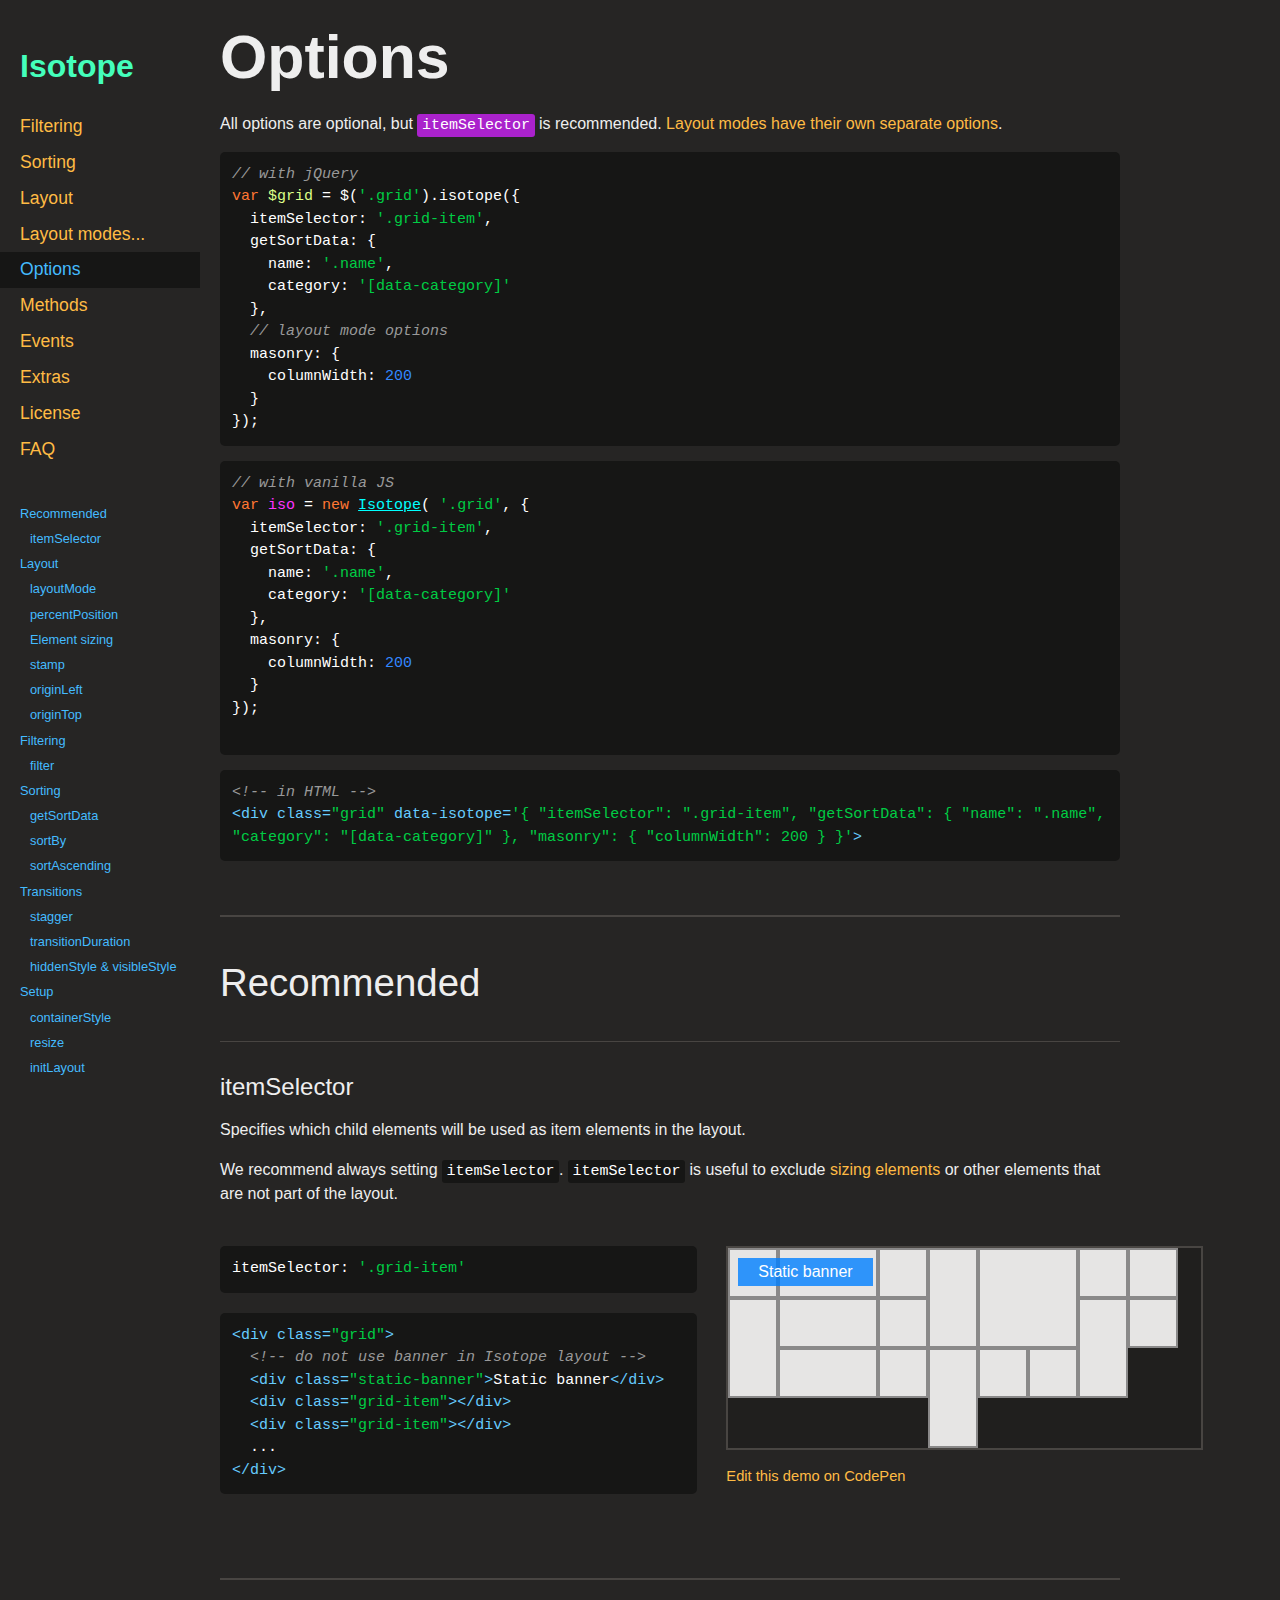
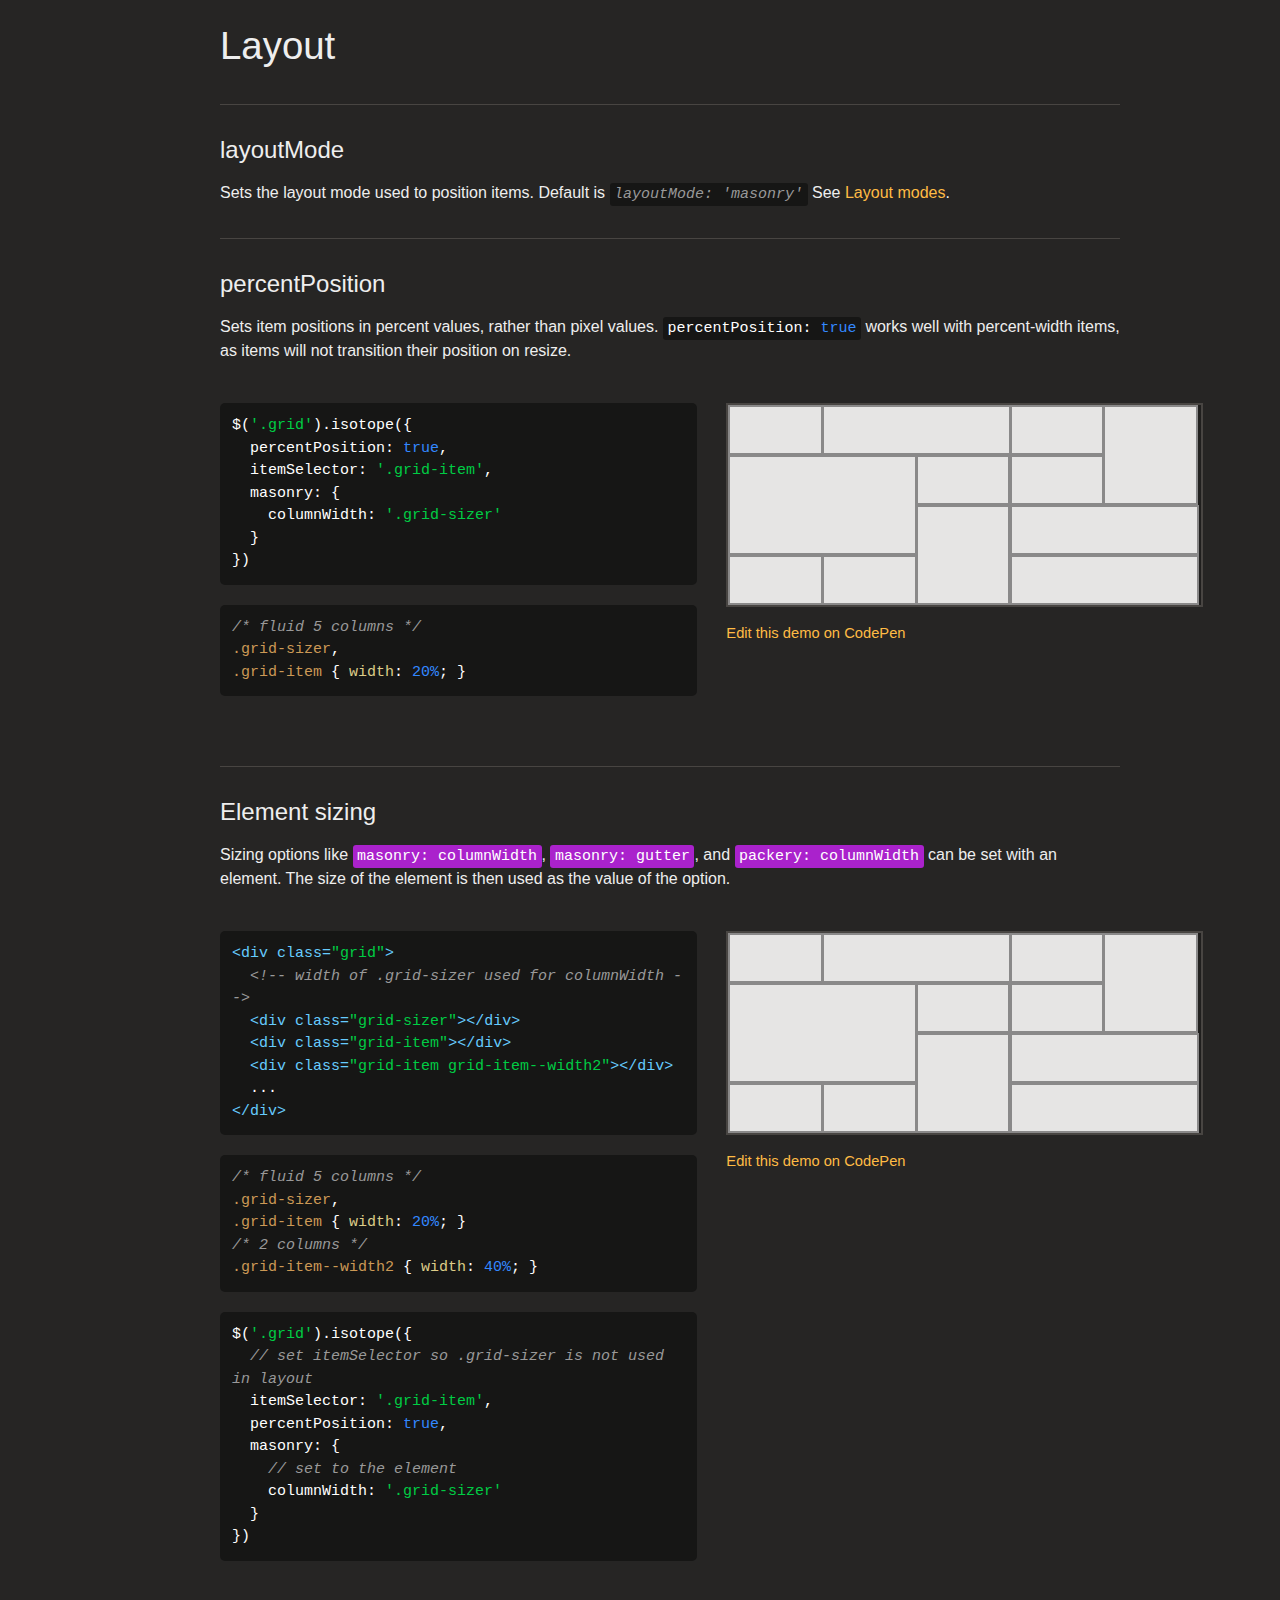
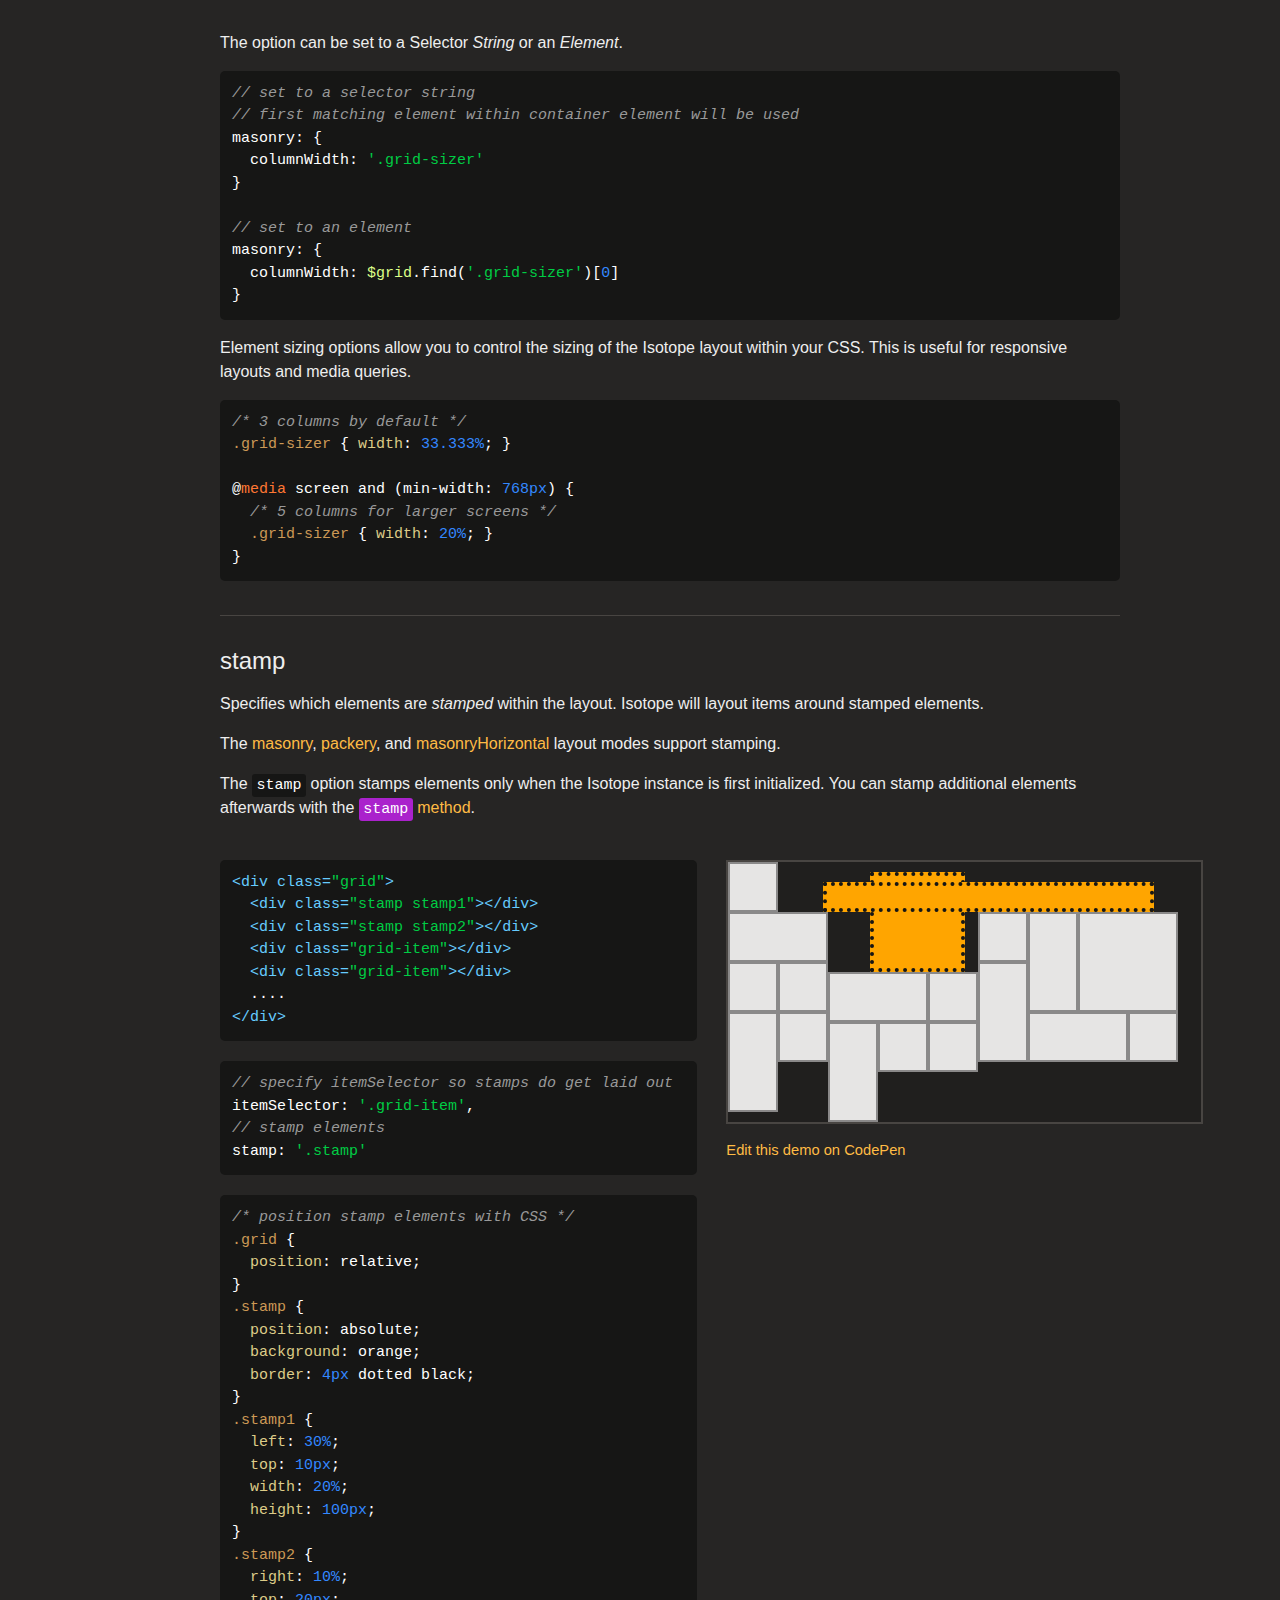
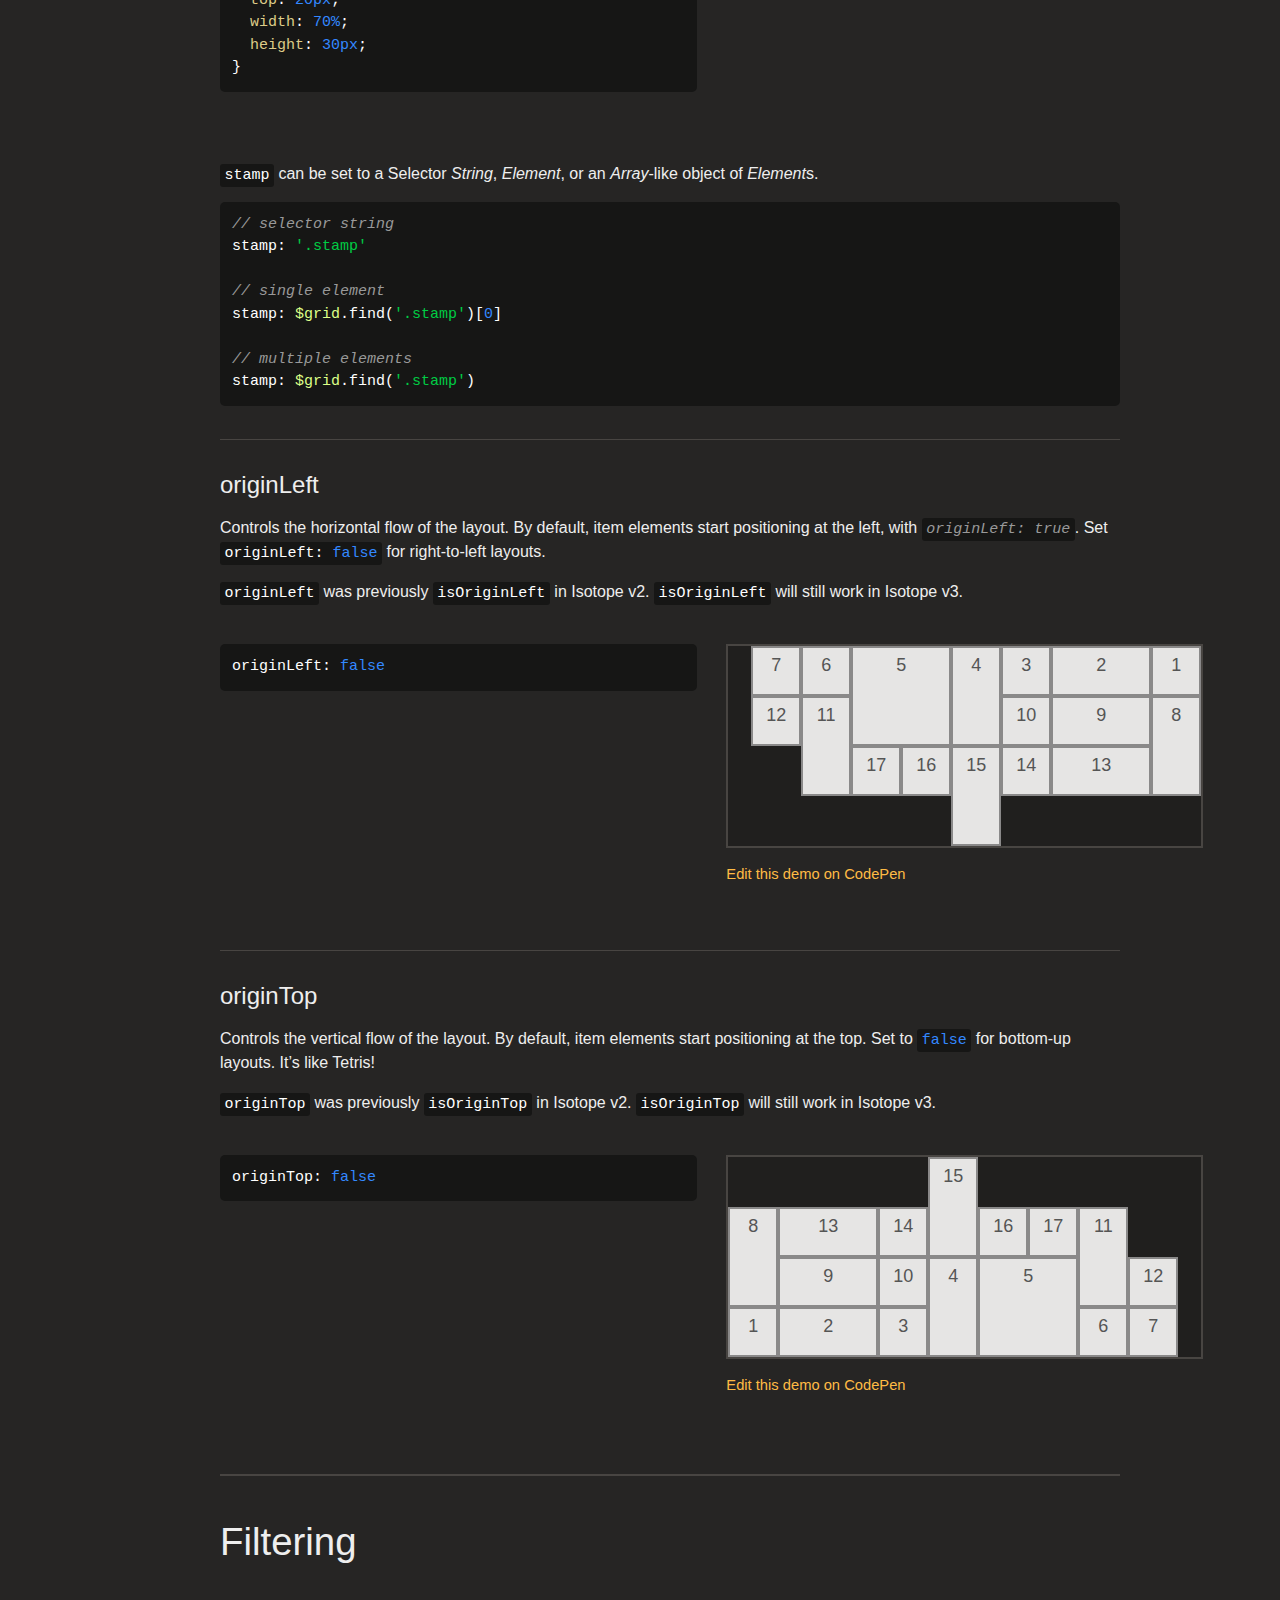
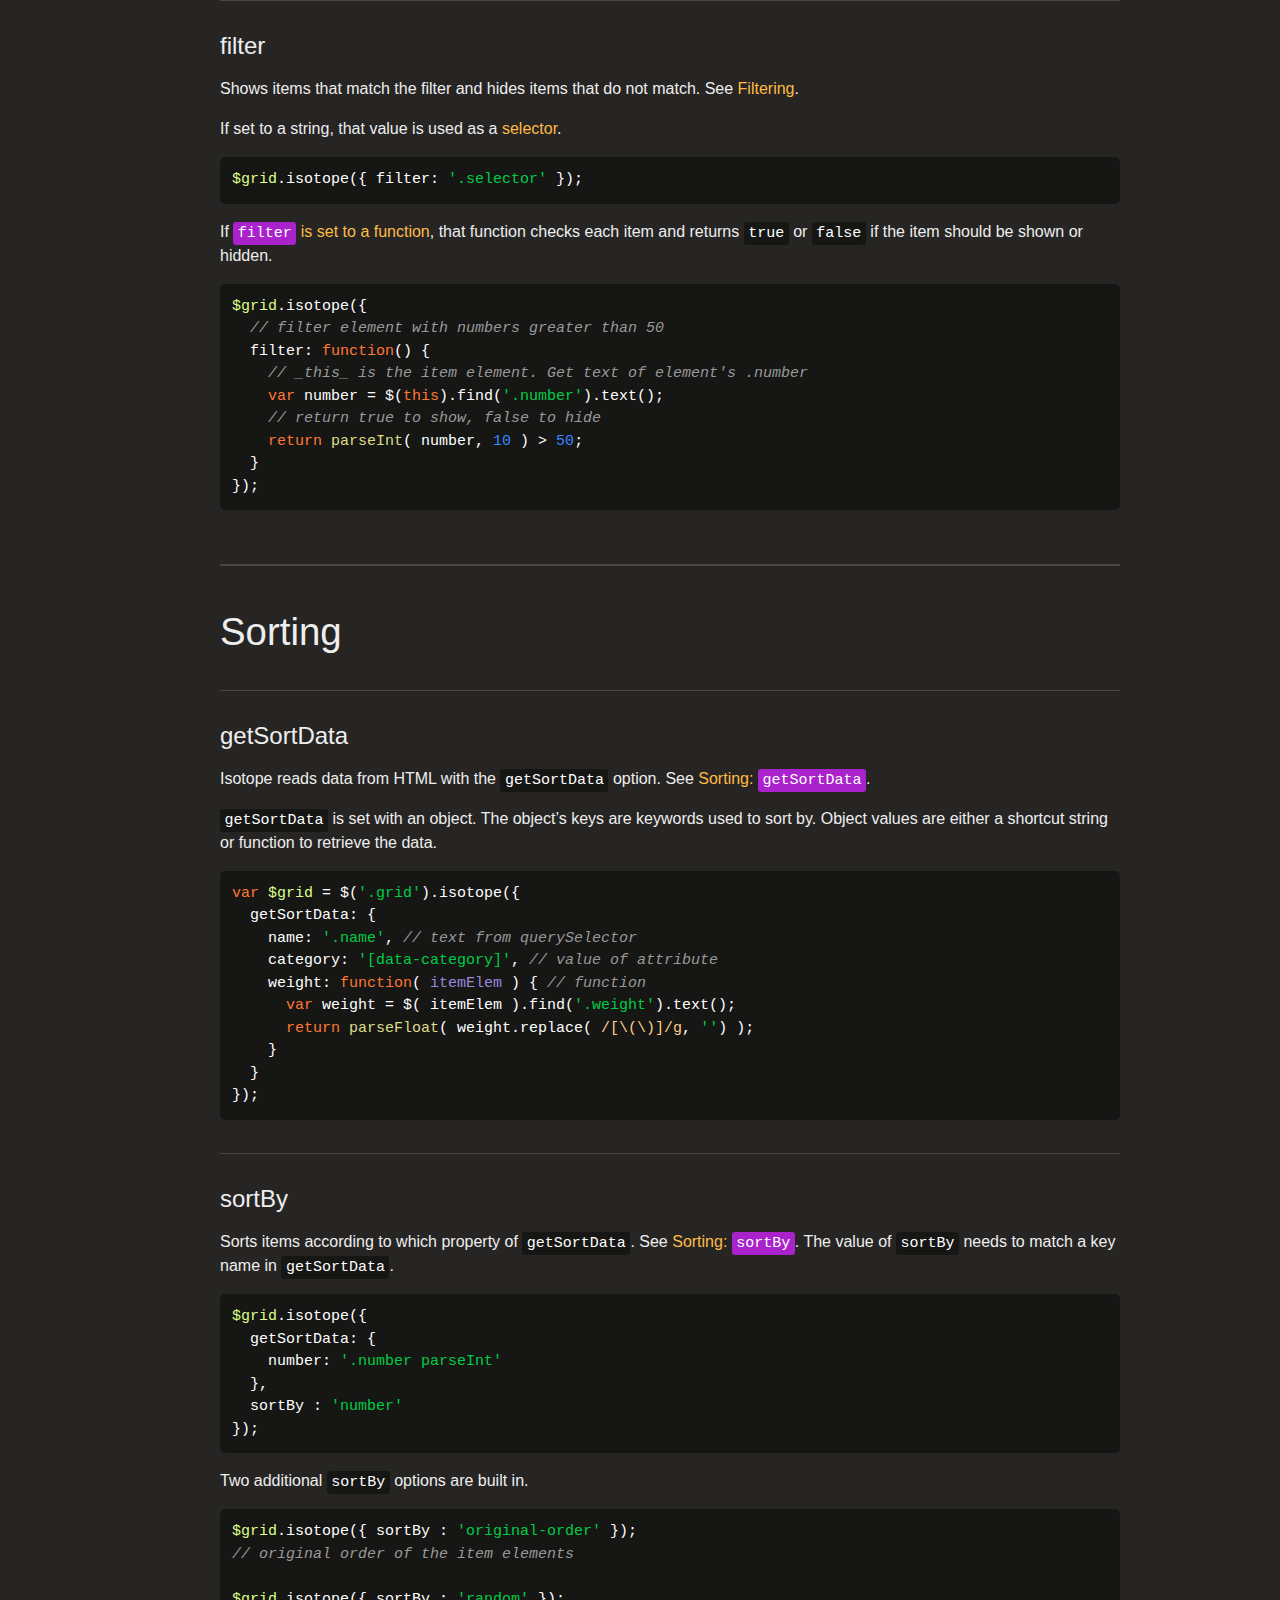
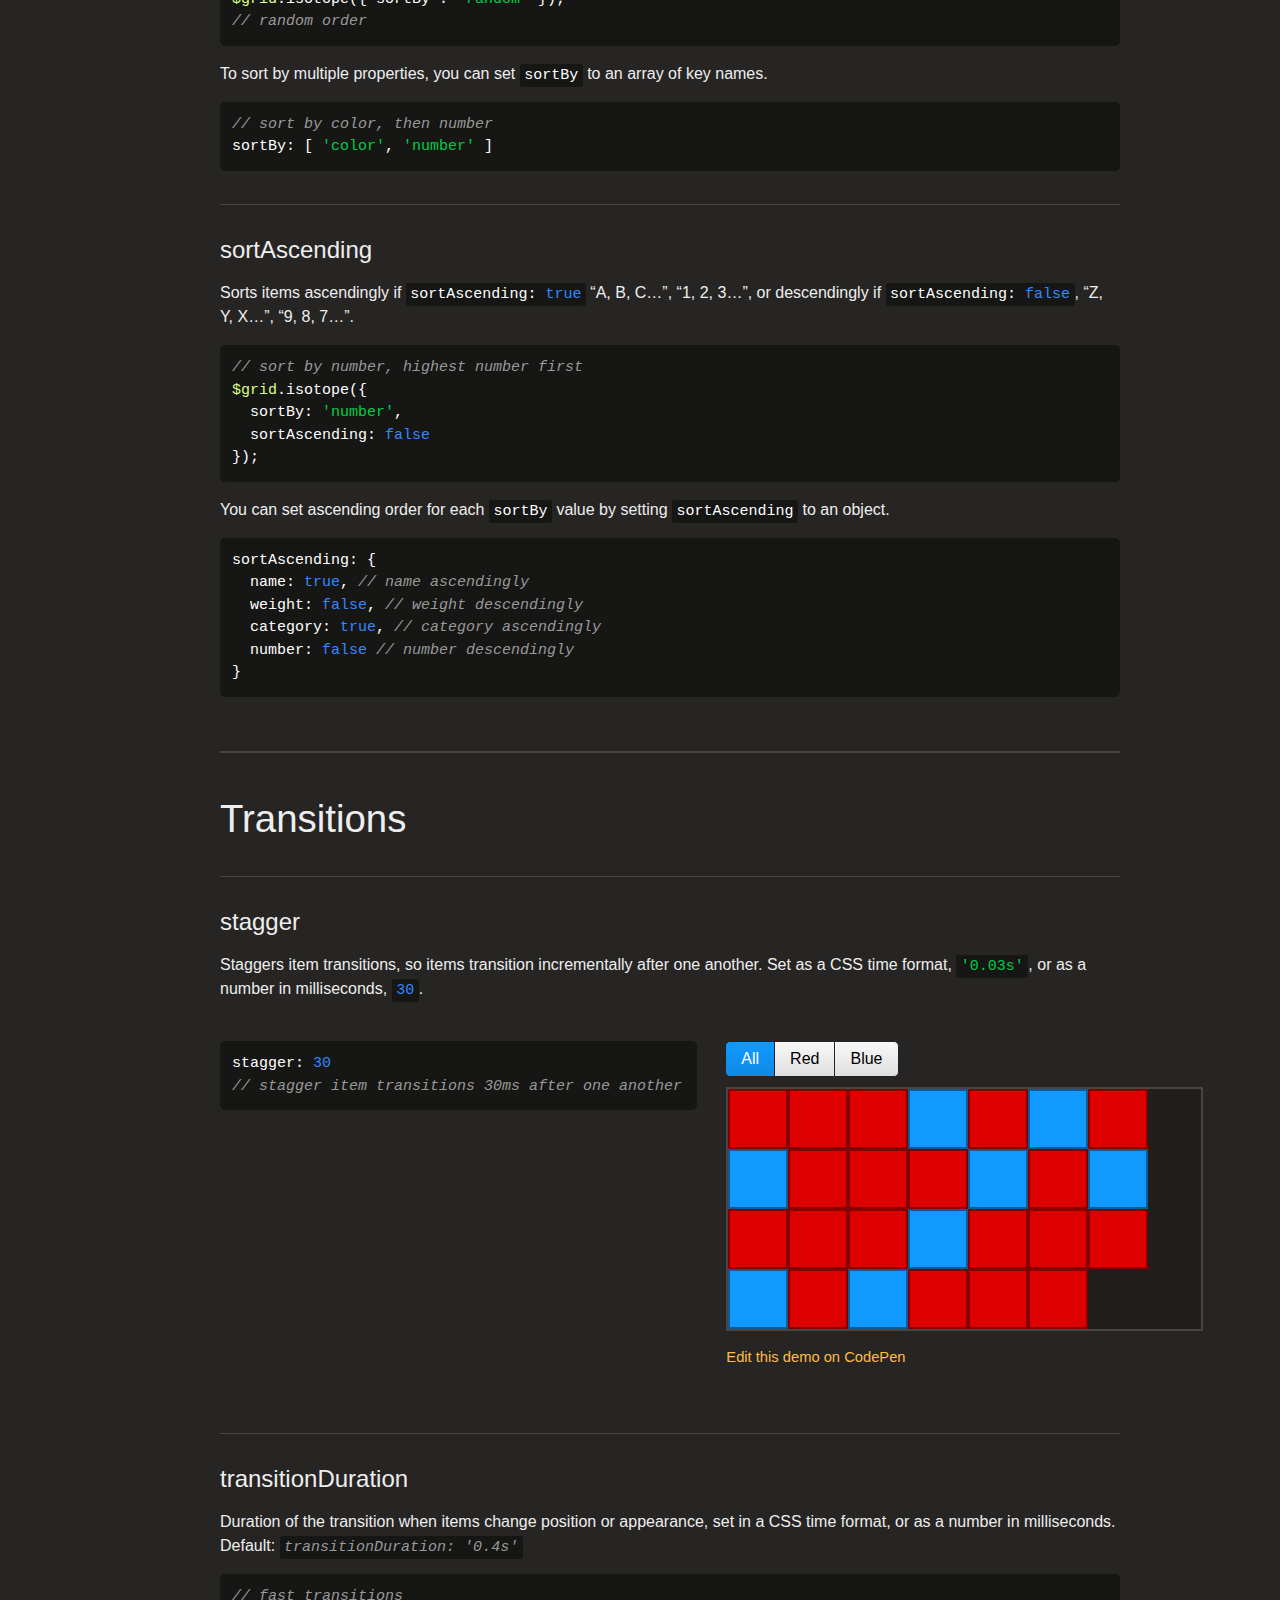
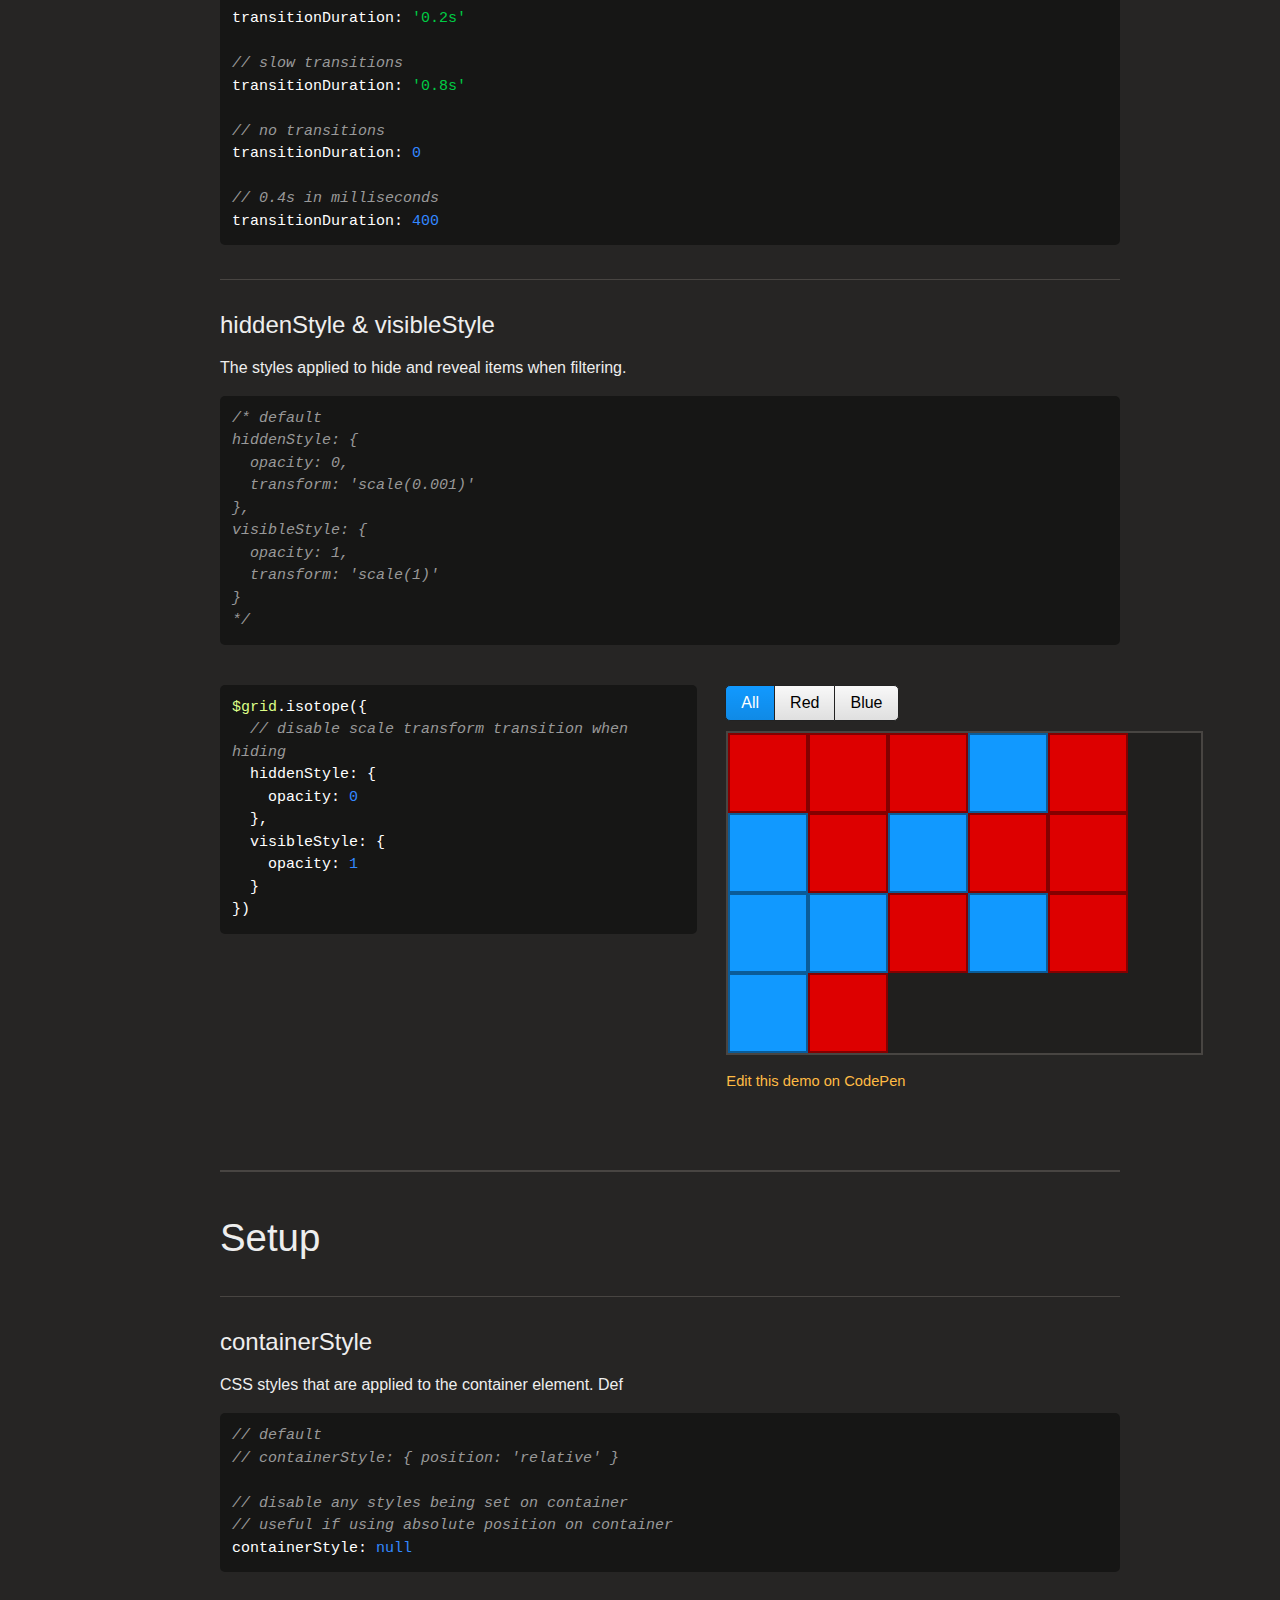
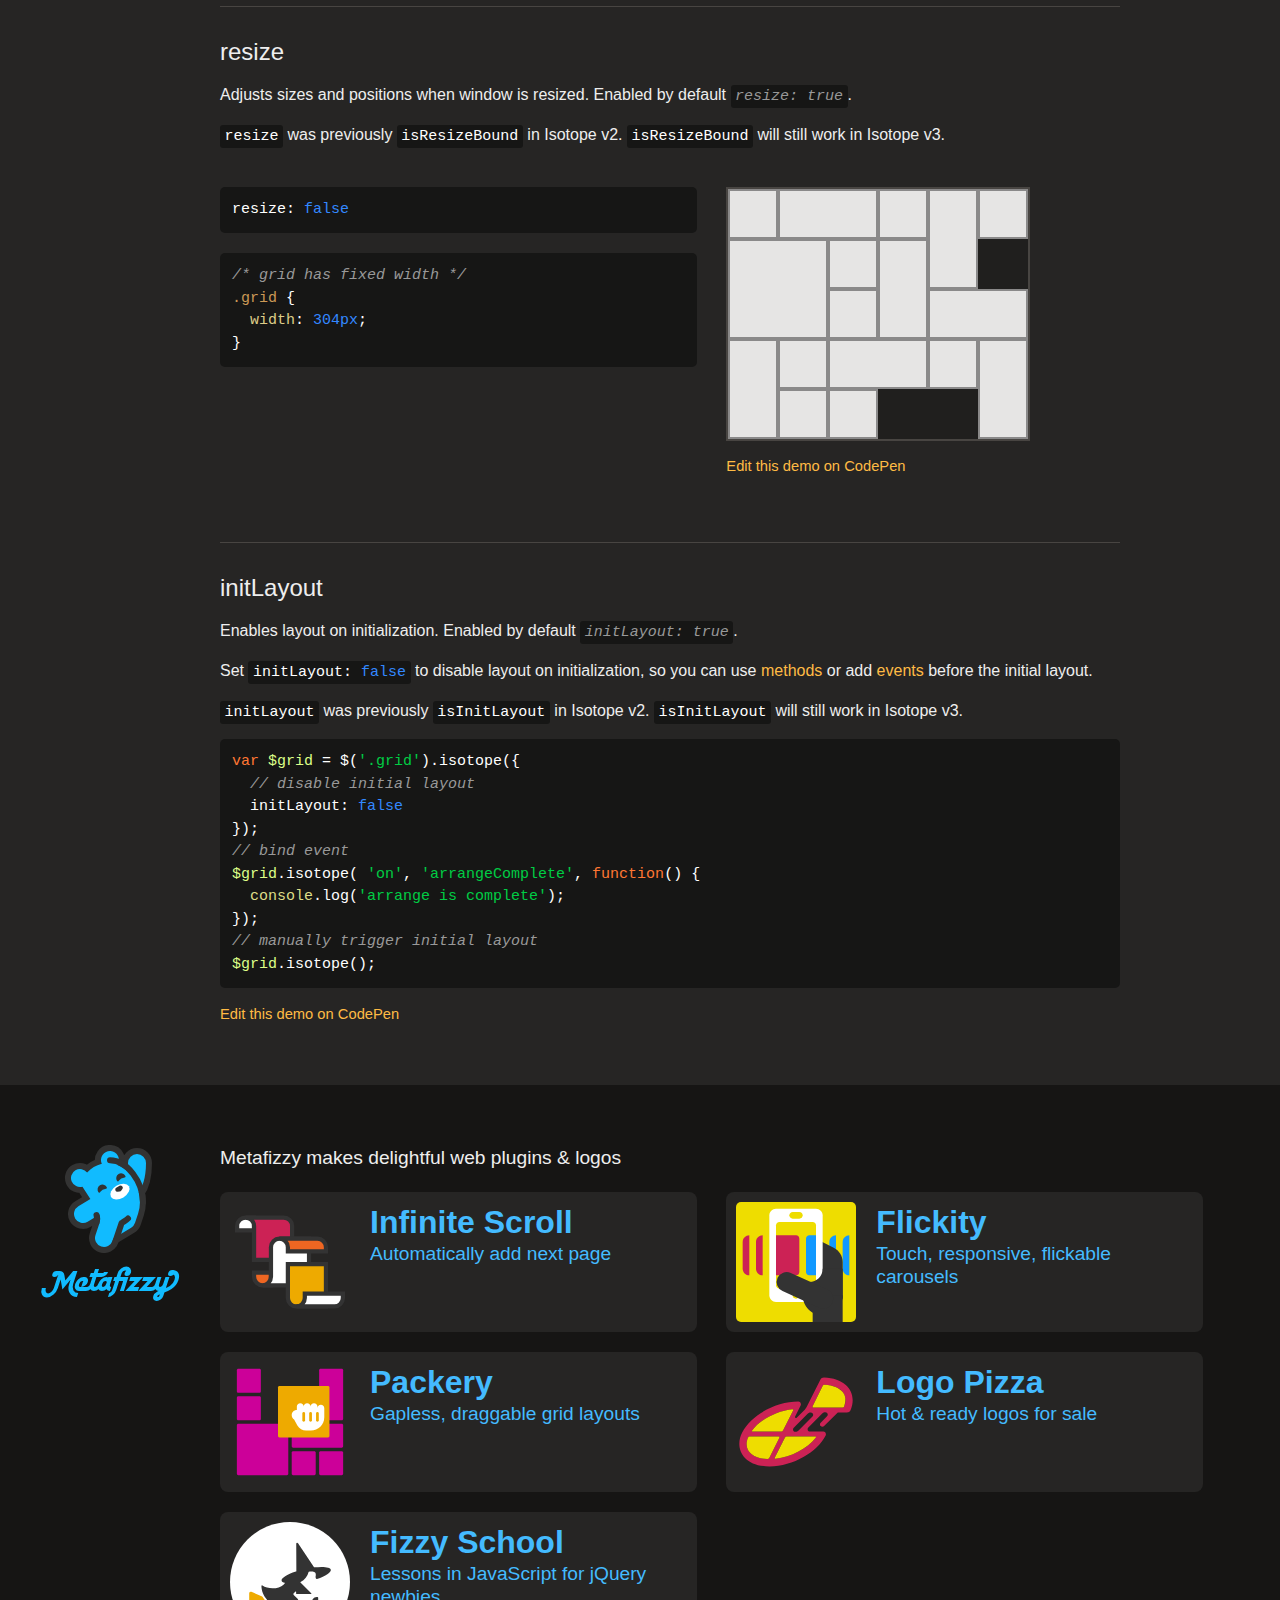
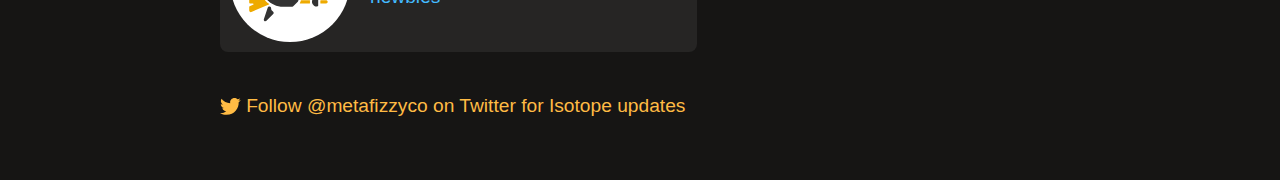
<file: Conception/isotope-docs/options.html>
<!doctype html>
<html class="export" lang="en">
<head>
  <meta charset="utf-8">
  <meta name="viewport" content="width=device-width">
  <meta name="description" content="Filter &amp; sort magical layouts">

  <title>Isotope &#xB7; Options</title>

    <!-- Isotope does not require any CSS files -->
    <link rel="stylesheet" href="css/isotope-docs.css?6" media="screen">

  <meta name="twitter:card" content="summary">
  <meta name="twitter:site" content="@metafizzyco">
  <meta name="twitter:url" content="https://isotope.metafizzy.co/options.html">
  <meta name="twitter:title" content="Isotope Options">
  <meta name="twitter:description" content="Filter &amp; sort magical layouts">

</head>
<body class="page--options">


  <div class="nav">
    <h1 class="nav__title"><a href=".">Isotope</a></h1>
  
    <ol class="site-nav">
      <li class="site-nav__item site-nav__item--filtering">
        <a class="site-nav__item__link" href="filtering.html">Filtering</a></li>
      <li class="site-nav__item site-nav__item--sorting">
        <a class="site-nav__item__link" href="sorting.html">Sorting</a></li>
      <li class="site-nav__item site-nav__item--layout ">
        <a class="site-nav__item__link" href="layout.html">Layout</a>
      </li>
      <li class="site-nav__item site-nav__item--layout-modes sub-nav-parent">
        <a class="site-nav__item__link" href="layout-modes.html">Layout modes</a>
        <ul class="sub-nav">
            <li class="sub-nav__item sub-nav__item--masonry">
              <a class="sub-nav__item__link" href="layout-modes/masonry.html">masonry</a></li>
            <li class="sub-nav__item sub-nav__item--fitrows">
              <a class="sub-nav__item__link" href="layout-modes/fitrows.html">fitRows</a></li>
            <li class="sub-nav__item sub-nav__item--vertical">
              <a class="sub-nav__item__link" href="layout-modes/vertical.html">vertical</a></li>
            <li class="sub-nav__item sub-nav__item--packery">
              <a class="sub-nav__item__link" href="layout-modes/packery.html">packery</a></li>
            <li class="sub-nav__item sub-nav__item--cellsbyrow">
              <a class="sub-nav__item__link" href="layout-modes/cellsbyrow.html">cellsByRow</a></li>
            <li class="sub-nav__item sub-nav__item--masonryhorizontal">
              <a class="sub-nav__item__link" href="layout-modes/masonryhorizontal.html">masonryHorizontal</a></li>
            <li class="sub-nav__item sub-nav__item--fitcolumns">
              <a class="sub-nav__item__link" href="layout-modes/fitcolumns.html">fitColumns</a></li>
            <li class="sub-nav__item sub-nav__item--cellsbycolumn">
              <a class="sub-nav__item__link" href="layout-modes/cellsbycolumn.html">cellsByColumn</a></li>
            <li class="sub-nav__item sub-nav__item--horiz">
              <a class="sub-nav__item__link" href="layout-modes/horiz.html">horiz</a></li>
        </ul>
      </li>
      <li class="site-nav__item site-nav__item--options">
        <a class="site-nav__item__link" href="options.html">Options</a></li>
      <li class="site-nav__item site-nav__item--methods">
        <a class="site-nav__item__link" href="methods.html">Methods</a></li>
      <li class="site-nav__item site-nav__item--events">
        <a class="site-nav__item__link" href="events.html">Events</a></li>
      <li class="site-nav__item site-nav__item--extras">
        <a class="site-nav__item__link" href="extras.html">Extras</a></li>
      <li class="site-nav__item site-nav__item--license">
        <a class="site-nav__item__link" href="license.html">License</a></li>
      <li class="site-nav__item site-nav__item--faq">
        <a class="site-nav__item__link" href="faq.html">FAQ</a></li>
    </ol>
  
    <ul class="page-nav" data-js="page-nav">
<li class="page-nav__item page-nav__item--h2"><a href="#recommended">Recommended</a></li>
<li class="page-nav__item page-nav__item--h3"><a href="#itemselector">itemSelector</a></li>
<li class="page-nav__item page-nav__item--h2"><a href="#layout">Layout</a></li>
<li class="page-nav__item page-nav__item--h3"><a href="#layoutmode">layoutMode</a></li>
<li class="page-nav__item page-nav__item--h3"><a href="#percentposition">percentPosition</a></li>
<li class="page-nav__item page-nav__item--h3"><a href="#element-sizing">Element sizing</a></li>
<li class="page-nav__item page-nav__item--h3"><a href="#stamp">stamp</a></li>
<li class="page-nav__item page-nav__item--h3"><a href="#originleft">originLeft</a></li>
<li class="page-nav__item page-nav__item--h3"><a href="#origintop">originTop</a></li>
<li class="page-nav__item page-nav__item--h2"><a href="#filtering">Filtering</a></li>
<li class="page-nav__item page-nav__item--h3"><a href="#filter">filter</a></li>
<li class="page-nav__item page-nav__item--h2"><a href="#sorting">Sorting</a></li>
<li class="page-nav__item page-nav__item--h3"><a href="#getsortdata">getSortData</a></li>
<li class="page-nav__item page-nav__item--h3"><a href="#sortby">sortBy</a></li>
<li class="page-nav__item page-nav__item--h3"><a href="#sortascending">sortAscending</a></li>
<li class="page-nav__item page-nav__item--h2"><a href="#transitions">Transitions</a></li>
<li class="page-nav__item page-nav__item--h3"><a href="#stagger">stagger</a></li>
<li class="page-nav__item page-nav__item--h3"><a href="#transitionduration">transitionDuration</a></li>
<li class="page-nav__item page-nav__item--h3"><a href="#hiddenstyle-visiblestyle">hiddenStyle &amp; visibleStyle</a></li>
<li class="page-nav__item page-nav__item--h2"><a href="#setup">Setup</a></li>
<li class="page-nav__item page-nav__item--h3"><a href="#containerstyle">containerStyle</a></li>
<li class="page-nav__item page-nav__item--h3"><a href="#resize">resize</a></li>
<li class="page-nav__item page-nav__item--h3"><a href="#initlayout">initLayout</a></li>
</ul>
  </div>


  <div id="content" class="main">
    <div class="container">
        <h1>Options</h1>


<p>All options are optional, but <a href="#itemselector"><code>itemSelector</code></a> is recommended. <a href="layout-modes.html#layout-mode-options">Layout modes have their own separate options</a>.</p>

<pre><code class="js"><span class="comment">// with jQuery</span>
<span class="keyword">var</span> <span class="jquery_var">$grid</span> = $(<span class="string">&apos;.grid&apos;</span>).isotope({
  <span class="attr">itemSelector</span>: <span class="string">&apos;.grid-item&apos;</span>,
  <span class="attr">getSortData</span>: {
    <span class="attr">name</span>: <span class="string">&apos;.name&apos;</span>,
    <span class="attr">category</span>: <span class="string">&apos;[data-category]&apos;</span>
  },
  <span class="comment">// layout mode options</span>
  masonry: {
    <span class="attr">columnWidth</span>: <span class="number">200</span>
  }
});
</code></pre>
<pre><code class="js"><span class="comment">// with vanilla JS</span>
<span class="keyword">var</span> <span class="isotope_var">iso</span> = <span class="keyword">new</span> <span class="isotope_keyword">Isotope</span>( <span class="string">&apos;.grid&apos;</span>, {
  <span class="attr">itemSelector</span>: <span class="string">&apos;.grid-item&apos;</span>,
  <span class="attr">getSortData</span>: {
    <span class="attr">name</span>: <span class="string">&apos;.name&apos;</span>,
    <span class="attr">category</span>: <span class="string">&apos;[data-category]&apos;</span>
  },
  <span class="attr">masonry</span>: {
    <span class="attr">columnWidth</span>: <span class="number">200</span>
  }
});

</code></pre>
<pre><code class="html"><span class="comment">&lt;!-- in HTML --&gt;</span>
<span class="tag">&lt;<span class="name">div</span> <span class="attr">class</span>=<span class="string">&quot;grid&quot;</span> <span class="attr">data-isotope</span>=<span class="string">&apos;{ &quot;itemSelector&quot;: &quot;.grid-item&quot;, &quot;getSortData&quot;: { &quot;name&quot;: &quot;.name&quot;, &quot;category&quot;: &quot;[data-category]&quot; }, &quot;masonry&quot;: { &quot;columnWidth&quot;: 200 } }&apos;</span>&gt;</span>
</code></pre>

<h2 id="recommended">Recommended</h2>

<h3 id="itemselector">itemSelector</h3>

<p>Specifies which child elements will be used as item elements in the layout.</p>

<p>We recommend always setting <code>itemSelector</code>. <code>itemSelector</code> is useful to exclude <a href="#element-sizing">sizing elements</a> or other elements that are not part of the layout.</p>

<div class="duo example">
  <div class="duo__cell example__code">
<pre><code class="js">itemSelector: <span class="string">&apos;.grid-item&apos;</span>
</code></pre>

<pre><code class="html"><span class="tag">&lt;<span class="name">div</span> <span class="attr">class</span>=<span class="string">&quot;grid&quot;</span>&gt;</span>
  <span class="comment">&lt;!-- do not use banner in Isotope layout --&gt;</span>
  <span class="tag">&lt;<span class="name">div</span> <span class="attr">class</span>=<span class="string">&quot;static-banner&quot;</span>&gt;</span>Static banner<span class="tag">&lt;/<span class="name">div</span>&gt;</span>
  <span class="tag">&lt;<span class="name">div</span> <span class="attr">class</span>=<span class="string">&quot;grid-item&quot;</span>&gt;</span><span class="tag">&lt;/<span class="name">div</span>&gt;</span>
  <span class="tag">&lt;<span class="name">div</span> <span class="attr">class</span>=<span class="string">&quot;grid-item&quot;</span>&gt;</span><span class="tag">&lt;/<span class="name">div</span>&gt;</span>
  ...
<span class="tag">&lt;/<span class="name">div</span>&gt;</span>
</code></pre>
  </div>
  <div class="duo__cell example__demo">
    <div class="grid grid--has-banner" data-isotope="{ &quot;itemSelector&quot;: &quot;.grid-item&quot;, &quot;masonry&quot;: { &quot;columnWidth&quot;: 50 }}">
      <div class="static-banner">Static banner</div>
      <div class="grid-item"></div>
      <div class="grid-item grid-item--width2"></div>
      <div class="grid-item"></div>
      <div class="grid-item grid-item--height2"></div>
      <div class="grid-item grid-item--width2 grid-item--height2"></div>
      <div class="grid-item"></div>
      <div class="grid-item"></div>
      <div class="grid-item grid-item--height2"></div>
      <div class="grid-item grid-item--width2"></div>
      <div class="grid-item"></div>
      <div class="grid-item grid-item--height2"></div>
      <div class="grid-item"></div>
      <div class="grid-item grid-item--width2"></div>
      <div class="grid-item"></div>
      <div class="grid-item grid-item--height2"></div>
      <div class="grid-item"></div>
      <div class="grid-item"></div>
    </div>
    <p class="edit-demo">
        <a href="https://codepen.io/desandro/pen/yNOdxr">Edit this demo on CodePen</a>
    </p>
  </div>
</div>


<h2 id="layout">Layout</h2>

<h3 id="layoutmode">layoutMode</h3>

<p>Sets the layout mode used to position items. Default is
  <code><span class="comment">layoutMode: &apos;masonry&apos;</span></code>
  See <a href="layout-modes.html">Layout modes</a>.</p>


<h3 id="percentposition">percentPosition</h3>

<p>Sets item positions in percent values, rather than pixel values. <code>percentPosition: <span class="literal">true</span></code> works well with percent-width items, as items will not transition their position on resize.</p>

<div class="duo example">
  <div class="duo__cell example__code">
<pre><code class="js">$(<span class="string">&apos;.grid&apos;</span>).isotope({
  <span class="attr">percentPosition</span>: <span class="literal">true</span>,
  <span class="attr">itemSelector</span>: <span class="string">&apos;.grid-item&apos;</span>,
  <span class="attr">masonry</span>: {
    <span class="attr">columnWidth</span>: <span class="string">&apos;.grid-sizer&apos;</span>
  }
})
</code></pre>

<pre><code class="css"><span class="comment">/* fluid 5 columns */</span>
<span class="selector-class">.grid-sizer</span>,
<span class="selector-class">.grid-item</span> { <span class="attribute">width</span>: <span class="number">20%</span>; }
</code></pre>
  </div>
  <div class="duo__cell example__demo">
    <div class="grid grid--fluid-5-col" data-isotope="{ &quot;masonry&quot;: { &quot;columnWidth&quot;: &quot;.grid-sizer&quot; }, &quot;itemSelector&quot;: &quot;.grid-item&quot;, &quot;percentPosition&quot;: true }">
      <div class="grid-sizer"></div>
      <div class="grid-item"></div>
      <div class="grid-item grid-item--width2"></div>
      <div class="grid-item"></div>
      <div class="grid-item grid-item--height2"></div>
      <div class="grid-item grid-item--width2 grid-item--height2"></div>
      <div class="grid-item"></div>
      <div class="grid-item"></div>
      <div class="grid-item grid-item--height2"></div>
      <div class="grid-item grid-item--width2"></div>
      <div class="grid-item"></div>
      <div class="grid-item grid-item--width2"></div>
      <div class="grid-item"></div>
    </div>
    <p class="edit-demo">
        <a href="https://codepen.io/desandro/pen/mIkhq">Edit this demo on CodePen</a>
    </p>
  </div>
</div>


<h3 id="element-sizing">Element sizing</h3>

<p>Sizing options like <a href="layout-modes/masonry.html#columnwidth"><code>masonry: columnWidth</code></a>, <a href="layout-modes/masonry.html#gutter"><code>masonry: gutter</code></a>, and <a href="layout-modes/packery.html#columnwidth"><code>packery: columnWidth</code></a> can be set with an element. The size of the element is then used as the value of the option.</p>

<div class="duo example">
  <div class="duo__cell example__code">
<pre><code class="html"><span class="tag">&lt;<span class="name">div</span> <span class="attr">class</span>=<span class="string">&quot;grid&quot;</span>&gt;</span>
  <span class="comment">&lt;!-- width of .grid-sizer used for columnWidth --&gt;</span>
  <span class="tag">&lt;<span class="name">div</span> <span class="attr">class</span>=<span class="string">&quot;grid-sizer&quot;</span>&gt;</span><span class="tag">&lt;/<span class="name">div</span>&gt;</span>
  <span class="tag">&lt;<span class="name">div</span> <span class="attr">class</span>=<span class="string">&quot;grid-item&quot;</span>&gt;</span><span class="tag">&lt;/<span class="name">div</span>&gt;</span>
  <span class="tag">&lt;<span class="name">div</span> <span class="attr">class</span>=<span class="string">&quot;grid-item grid-item--width2&quot;</span>&gt;</span><span class="tag">&lt;/<span class="name">div</span>&gt;</span>
  ...
<span class="tag">&lt;/<span class="name">div</span>&gt;</span>
</code></pre>

<pre><code class="css"><span class="comment">/* fluid 5 columns */</span>
<span class="selector-class">.grid-sizer</span>,
<span class="selector-class">.grid-item</span> { <span class="attribute">width</span>: <span class="number">20%</span>; }
<span class="comment">/* 2 columns */</span>
<span class="selector-class">.grid-item--width2</span> { <span class="attribute">width</span>: <span class="number">40%</span>; }
</code></pre>

<pre><code class="js">$(<span class="string">&apos;.grid&apos;</span>).isotope({
  <span class="comment">// set itemSelector so .grid-sizer is not used in layout</span>
  itemSelector: <span class="string">&apos;.grid-item&apos;</span>,
  <span class="attr">percentPosition</span>: <span class="literal">true</span>,
  <span class="attr">masonry</span>: {
    <span class="comment">// set to the element</span>
    columnWidth: <span class="string">&apos;.grid-sizer&apos;</span>
  }
})
</code></pre>
  </div>
  <div class="duo__cell examle__demo">
    <div class="grid grid--fluid-5-col" data-isotope="{ &quot;masonry&quot;: { &quot;columnWidth&quot;: &quot;.grid-sizer&quot; }, &quot;itemSelector&quot;: &quot;.grid-item&quot;, &quot;percentPosition&quot;: true }">
      <div class="grid-sizer"></div>
      <div class="grid-item"></div>
      <div class="grid-item grid-item--width2"></div>
      <div class="grid-item"></div>
      <div class="grid-item grid-item--height2"></div>
      <div class="grid-item grid-item--width2 grid-item--height2"></div>
      <div class="grid-item"></div>
      <div class="grid-item"></div>
      <div class="grid-item grid-item--height2"></div>
      <div class="grid-item grid-item--width2"></div>
      <div class="grid-item"></div>
      <div class="grid-item grid-item--width2"></div>
      <div class="grid-item"></div>
    </div>

    <p class="edit-demo">
        <a href="https://codepen.io/desandro/pen/mIkhq">Edit this demo on CodePen</a>
    </p>
  </div>
</div>

<p>The option can be set to a Selector <i>String</i> or an <i>Element</i>.</p>

<pre><code class="js"><span class="comment">// set to a selector string</span>
<span class="comment">// first matching element within container element will be used</span>
masonry: {
  <span class="attr">columnWidth</span>: <span class="string">&apos;.grid-sizer&apos;</span>
}

<span class="comment">// set to an element</span>
masonry: {
  <span class="attr">columnWidth</span>: <span class="jquery_var">$grid</span>.find(<span class="string">&apos;.grid-sizer&apos;</span>)[<span class="number">0</span>]
}
</code></pre>

<p>Element sizing options allow you to control the sizing of the Isotope layout within your CSS. This is useful for responsive layouts and media queries.</p>

<pre><code class="css"><span class="comment">/* 3 columns by default */</span>
<span class="selector-class">.grid-sizer</span> { <span class="attribute">width</span>: <span class="number">33.333%</span>; }

@<span class="keyword">media</span> screen and (min-width: <span class="number">768px</span>) {
  <span class="comment">/* 5 columns for larger screens */</span>
  <span class="selector-class">.grid-sizer</span> { <span class="attribute">width</span>: <span class="number">20%</span>; }
}
</code></pre>


<h3 id="stamp">stamp</h3>

<p>Specifies which elements are <em>stamped</em> within the layout. Isotope will layout items around stamped elements.</p>

<p>The <a href="layout-modes/masonry.html">masonry</a>, <a href="layout-modes/packery.html">packery</a>, and <a href="layout-modes/masonryhorizontal.html">masonryHorizontal</a> layout modes support stamping.</p>

<p>The <code>stamp</code> option stamps elements only when the Isotope instance is first initialized. You can stamp additional elements afterwards with the <a href="methods.html#stamp"><code>stamp</code> method</a>.</p>

<div class="duo example">
  <div class="duo__cell example__code">
<pre><code class="html"><span class="tag">&lt;<span class="name">div</span> <span class="attr">class</span>=<span class="string">&quot;grid&quot;</span>&gt;</span>
  <span class="tag">&lt;<span class="name">div</span> <span class="attr">class</span>=<span class="string">&quot;stamp stamp1&quot;</span>&gt;</span><span class="tag">&lt;/<span class="name">div</span>&gt;</span>
  <span class="tag">&lt;<span class="name">div</span> <span class="attr">class</span>=<span class="string">&quot;stamp stamp2&quot;</span>&gt;</span><span class="tag">&lt;/<span class="name">div</span>&gt;</span>
  <span class="tag">&lt;<span class="name">div</span> <span class="attr">class</span>=<span class="string">&quot;grid-item&quot;</span>&gt;</span><span class="tag">&lt;/<span class="name">div</span>&gt;</span>
  <span class="tag">&lt;<span class="name">div</span> <span class="attr">class</span>=<span class="string">&quot;grid-item&quot;</span>&gt;</span><span class="tag">&lt;/<span class="name">div</span>&gt;</span>
  ....
<span class="tag">&lt;/<span class="name">div</span>&gt;</span>
</code></pre>

<pre><code class="js"><span class="comment">// specify itemSelector so stamps do get laid out</span>
itemSelector: <span class="string">&apos;.grid-item&apos;</span>,
<span class="comment">// stamp elements</span>
stamp: <span class="string">&apos;.stamp&apos;</span>
</code></pre>

<pre><code class="css"><span class="comment">/* position stamp elements with CSS */</span>
<span class="selector-class">.grid</span> {
  <span class="attribute">position</span>: relative;
}
<span class="selector-class">.stamp</span> {
  <span class="attribute">position</span>: absolute;
  <span class="attribute">background</span>: orange;
  <span class="attribute">border</span>: <span class="number">4px</span> dotted black;
}
<span class="selector-class">.stamp1</span> {
  <span class="attribute">left</span>: <span class="number">30%</span>;
  <span class="attribute">top</span>: <span class="number">10px</span>;
  <span class="attribute">width</span>: <span class="number">20%</span>;
  <span class="attribute">height</span>: <span class="number">100px</span>;
}
<span class="selector-class">.stamp2</span> {
  <span class="attribute">right</span>: <span class="number">10%</span>;
  <span class="attribute">top</span>: <span class="number">20px</span>;
  <span class="attribute">width</span>: <span class="number">70%</span>;
  <span class="attribute">height</span>: <span class="number">30px</span>;
}
</code></pre>
  </div>
  <div class="duo__cell example__demo">
    <div class="grid grid--has-stamp" data-isotope="{ &quot;itemSelector&quot;: &quot;.grid-item&quot;, &quot;stamp&quot;: &quot;.stamp&quot;, &quot;masonry&quot;: { &quot;columnWidth&quot;: 50 } }">
      <div class="stamp stamp--stamp-option-stamp1"></div>
      <div class="stamp stamp--stamp-option-stamp2"></div>
      <div class="grid-item"></div>
      <div class="grid-item grid-item--width2"></div>
      <div class="grid-item"></div>
      <div class="grid-item grid-item--height2"></div>
      <div class="grid-item grid-item--width2 grid-item--height2"></div>
      <div class="grid-item"></div>
      <div class="grid-item"></div>
      <div class="grid-item grid-item--height2"></div>
      <div class="grid-item grid-item--width2"></div>
      <div class="grid-item"></div>
      <div class="grid-item grid-item--height2"></div>
      <div class="grid-item"></div>
      <div class="grid-item grid-item--width2"></div>
      <div class="grid-item"></div>
      <div class="grid-item grid-item--height2"></div>
      <div class="grid-item"></div>
      <div class="grid-item"></div>
    </div>

    <p class="edit-demo">
        <a href="https://codepen.io/desandro/pen/jfhnx">Edit this demo on CodePen</a>
    </p>
  </div>
</div>

<p><code>stamp</code> can be set to a Selector <i>String</i>, <i>Element</i>, or an <i>Array</i>-like object of <i>Element</i>s.</p>

<pre><code class="js"><span class="comment">// selector string</span>
stamp: <span class="string">&apos;.stamp&apos;</span>

<span class="comment">// single element</span>
stamp: <span class="jquery_var">$grid</span>.find(<span class="string">&apos;.stamp&apos;</span>)[<span class="number">0</span>]

<span class="comment">// multiple elements</span>
stamp: <span class="jquery_var">$grid</span>.find(<span class="string">&apos;.stamp&apos;</span>)
</code></pre>


<h3 id="originleft">originLeft</h3>

<p>Controls the horizontal flow of the layout. By default, item elements start positioning at the left, with <code><span class="comment">originLeft: true</span></code>. Set <code>originLeft: <span class="literal">false</span></code> for right-to-left layouts.</p>

<p><code>originLeft</code> was previously <code>isOriginLeft</code> in Isotope v2. <code>isOriginLeft</code> will still work in Isotope v3.</p>

<div class="duo example">
  <div class="duo__cell example__code">
<pre><code class="js">originLeft: <span class="literal">false</span>
</code></pre>
  </div>
  <div class="duo__cell example__code">
    <div class="grid grid--counting" data-isotope="{ &quot;originLeft&quot;: false, &quot;masonry&quot;: { &quot;columnWidth&quot;: 50 } }">
      <div class="grid-item"></div>
      <div class="grid-item grid-item--width2"></div>
      <div class="grid-item"></div>
      <div class="grid-item grid-item--height2"></div>
      <div class="grid-item grid-item--width2 grid-item--height2"></div>
      <div class="grid-item"></div>
      <div class="grid-item"></div>
      <div class="grid-item grid-item--height2"></div>
      <div class="grid-item grid-item--width2"></div>
      <div class="grid-item"></div>
      <div class="grid-item grid-item--height2"></div>
      <div class="grid-item"></div>
      <div class="grid-item grid-item--width2"></div>
      <div class="grid-item"></div>
      <div class="grid-item grid-item--height2"></div>
      <div class="grid-item"></div>
      <div class="grid-item"></div>
    </div>

    <p class="edit-demo">
        <a href="https://codepen.io/desandro/pen/gadFJ">Edit this demo on CodePen</a>
    </p>
  </div>
</div>


<h3 id="origintop">originTop</h3>

<p>Controls the vertical flow of the layout. By default, item elements start positioning at the top. Set to <code><span class="literal">false</span></code> for bottom-up layouts. It&#x2019;s like Tetris!</p>

<p><code>originTop</code> was previously <code>isOriginTop</code> in Isotope v2. <code>isOriginTop</code> will still work in Isotope v3.</p>

<div class="duo example">
  <div class="duo__cell example__code">
<pre><code class="js">originTop: <span class="literal">false</span>
</code></pre>
  </div>
  <div class="duo__cell example__demo">
    <div class="grid grid--counting" data-isotope="{ &quot;originTop&quot;: false }">
      <div class="grid-item"></div>
      <div class="grid-item grid-item--width2"></div>
      <div class="grid-item"></div>
      <div class="grid-item grid-item--height2"></div>
      <div class="grid-item grid-item--width2 grid-item--height2"></div>
      <div class="grid-item"></div>
      <div class="grid-item"></div>
      <div class="grid-item grid-item--height2"></div>
      <div class="grid-item grid-item--width2"></div>
      <div class="grid-item"></div>
      <div class="grid-item grid-item--height2"></div>
      <div class="grid-item"></div>
      <div class="grid-item grid-item--width2"></div>
      <div class="grid-item"></div>
      <div class="grid-item grid-item--height2"></div>
      <div class="grid-item"></div>
      <div class="grid-item"></div>
    </div>
    <p class="edit-demo">
        <a href="https://codepen.io/desandro/pen/kxFJH">Edit this demo on CodePen</a>
    </p>
  </div>
</div>


<h2 id="filtering">Filtering</h2>

<h3 id="filter">filter</h3>

<p>Shows items that match the filter and hides items that do not match. See <a href="filtering.html">Filtering</a>.</p>

<p>If set to a string, that value is used as a <a href="filtering.html#selectors">selector</a>.</p>

<pre><code class="js"><span class="jquery_var">$grid</span>.isotope({ <span class="attr">filter</span>: <span class="string">&apos;.selector&apos;</span> });
</code></pre>

<p>If <a href="filtering.html#functions"><code>filter</code> is set to a function</a>, that function checks each item and returns <code>true</code> or <code>false</code> if the item should be shown or hidden.</p>

<pre><code class="js"><span class="jquery_var">$grid</span>.isotope({
  <span class="comment">// filter element with numbers greater than 50</span>
  filter: <span class="function"><span class="keyword">function</span>(<span class="params"></span>) </span>{
    <span class="comment">// _this_ is the item element. Get text of element&apos;s .number</span>
    <span class="keyword">var</span> number = $(<span class="keyword">this</span>).find(<span class="string">&apos;.number&apos;</span>).text();
    <span class="comment">// return true to show, false to hide</span>
    <span class="keyword">return</span> <span class="built_in">parseInt</span>( number, <span class="number">10</span> ) &gt; <span class="number">50</span>;
  }
});
</code></pre>


<h2 id="sorting">Sorting</h2>


<h3 id="getsortdata">getSortData</h3>

<p>Isotope reads data from HTML with the <code>getSortData</code> option. See <a href="sorting.html#getsortdata">Sorting: <code>getSortData</code></a>.</p>

<p><code>getSortData</code> is set with an object. The object&#x2019;s keys are keywords used to sort by. Object values are either a shortcut string or function to retrieve the data.</p>

<pre><code class="js"><span class="keyword">var</span> <span class="jquery_var">$grid</span> = $(<span class="string">&apos;.grid&apos;</span>).isotope({
  <span class="attr">getSortData</span>: {
    <span class="attr">name</span>: <span class="string">&apos;.name&apos;</span>, <span class="comment">// text from querySelector</span>
    category: <span class="string">&apos;[data-category]&apos;</span>, <span class="comment">// value of attribute</span>
    weight: <span class="function"><span class="keyword">function</span>(<span class="params"> itemElem </span>) </span>{ <span class="comment">// function</span>
      <span class="keyword">var</span> weight = $( itemElem ).find(<span class="string">&apos;.weight&apos;</span>).text();
      <span class="keyword">return</span> <span class="built_in">parseFloat</span>( weight.replace( <span class="regexp">/[\(\)]/g</span>, <span class="string">&apos;&apos;</span>) );
    }
  }
});
</code></pre>


<h3 id="sortby">sortBy</h3>

<p>Sorts items according to which property of <code>getSortData</code>. See <a href="sorting.html#sortby">Sorting: <code>sortBy</code></a>. The value of <code>sortBy</code> needs to match a key name in <code>getSortData</code>.</p>

<pre><code class="js"><span class="jquery_var">$grid</span>.isotope({
  <span class="attr">getSortData</span>: {
    <span class="attr">number</span>: <span class="string">&apos;.number parseInt&apos;</span>
  },
  <span class="attr">sortBy</span> : <span class="string">&apos;number&apos;</span>
});
</code></pre>


<p>Two additional <code>sortBy</code> options are built in.</p>

<pre><code class="js"><span class="jquery_var">$grid</span>.isotope({ <span class="attr">sortBy</span> : <span class="string">&apos;original-order&apos;</span> });
<span class="comment">// original order of the item elements</span>

<span class="jquery_var">$grid</span>.isotope({ <span class="attr">sortBy</span> : <span class="string">&apos;random&apos;</span> });
<span class="comment">// random order</span>
</code></pre>

<p>To sort by multiple properties, you can set <code>sortBy</code> to an array of key names.</p>

<pre><code class="js"><span class="comment">// sort by color, then number</span>
sortBy: [ <span class="string">&apos;color&apos;</span>, <span class="string">&apos;number&apos;</span> ]
</code></pre>


<h3 id="sortascending">sortAscending</h3>

<p>Sorts items ascendingly if <code>sortAscending: <span class="literal">true</span></code> &#x201C;A, B, C&#x2026;&#x201D;, &#x201C;1, 2, 3&#x2026;&#x201D;, or descendingly if <code>sortAscending: <span class="literal">false</span></code>, &#x201C;Z, Y, X&#x2026;&#x201D;, &#x201C;9, 8, 7&#x2026;&#x201D;.</p>

<pre><code class="js"><span class="comment">// sort by number, highest number first</span>
<span class="jquery_var">$grid</span>.isotope({
  <span class="attr">sortBy</span>: <span class="string">&apos;number&apos;</span>,
  <span class="attr">sortAscending</span>: <span class="literal">false</span>
});
</code></pre>


<p>You can set ascending order for each <code>sortBy</code> value by setting <code>sortAscending</code> to an object.</p>

<pre><code class="js">sortAscending: {
  <span class="attr">name</span>: <span class="literal">true</span>, <span class="comment">// name ascendingly</span>
  weight: <span class="literal">false</span>, <span class="comment">// weight descendingly</span>
  category: <span class="literal">true</span>, <span class="comment">// category ascendingly</span>
  number: <span class="literal">false</span> <span class="comment">// number descendingly</span>
}
</code></pre>



<h2 id="transitions">Transitions</h2>


<h3 id="stagger">stagger</h3>

<p>Staggers item transitions, so items transition incrementally after one another. Set as a CSS time format, <code><span class="string">&apos;0.03s&apos;</span></code>, or as a number in milliseconds, <code><span class="number">30</span></code>.</p>

<div class="duo example">
  <div class="duo__cell example__code">
<pre><code class="js">stagger: <span class="number">30</span>
<span class="comment">// stagger item transitions 30ms after one another</span>
</code></pre>
  </div>
  <div class="duo__cell example__demo" data-js="stagger">
  
    <div class="button-group js-radio-button-group">
      <button class="button is-checked" data-filter="*">All</button>
      <button class="button" data-filter=".grid-item--filter-block-red">Red</button>
      <button class="button" data-filter=".grid-item--filter-block-blue">Blue</button>
    </div>
  
    <div class="grid">
      <div class="grid-item grid-item--filter-block-red"></div>
      <div class="grid-item grid-item--filter-block-red"></div>
      <div class="grid-item grid-item--filter-block-red"></div>
      <div class="grid-item grid-item--filter-block-blue"></div>
      <div class="grid-item grid-item--filter-block-red"></div>
      <div class="grid-item grid-item--filter-block-blue"></div>
      <div class="grid-item grid-item--filter-block-red"></div>
      <div class="grid-item grid-item--filter-block-blue"></div>
      <div class="grid-item grid-item--filter-block-red"></div>
      <div class="grid-item grid-item--filter-block-red"></div>
      <div class="grid-item grid-item--filter-block-red"></div>
      <div class="grid-item grid-item--filter-block-blue"></div>
      <div class="grid-item grid-item--filter-block-red"></div>
      <div class="grid-item grid-item--filter-block-blue"></div>
      <div class="grid-item grid-item--filter-block-red"></div>
      <div class="grid-item grid-item--filter-block-red"></div>
      <div class="grid-item grid-item--filter-block-red"></div>
      <div class="grid-item grid-item--filter-block-blue"></div>
      <div class="grid-item grid-item--filter-block-red"></div>
      <div class="grid-item grid-item--filter-block-red"></div>
      <div class="grid-item grid-item--filter-block-red"></div>
      <div class="grid-item grid-item--filter-block-blue"></div>
      <div class="grid-item grid-item--filter-block-red"></div>
      <div class="grid-item grid-item--filter-block-blue"></div>
      <div class="grid-item grid-item--filter-block-red"></div>
      <div class="grid-item grid-item--filter-block-red"></div>
      <div class="grid-item grid-item--filter-block-red"></div>
    </div>
    <p class="edit-demo">
        <a href="https://codepen.io/desandro/pen/WwavbO">Edit this demo on CodePen</a>
    </p>
  </div>
</div>


<h3 id="transitionduration">transitionDuration</h3>

<p>Duration of the transition when items change position or appearance, set in a CSS time format, or as a number in milliseconds. Default: <code><span class="comment">transitionDuration: &apos;0.4s&apos;</span></code></p>

<pre><code class="js"><span class="comment">// fast transitions</span>
transitionDuration: <span class="string">&apos;0.2s&apos;</span>

<span class="comment">// slow transitions</span>
transitionDuration: <span class="string">&apos;0.8s&apos;</span>

<span class="comment">// no transitions</span>
transitionDuration: <span class="number">0</span>

<span class="comment">// 0.4s in milliseconds</span>
transitionDuration: <span class="number">400</span>
</code></pre>



<h3 id="hiddenstyle-visiblestyle">hiddenStyle &amp; visibleStyle</h3>

<p>The styles applied to hide and reveal items when filtering.</p>

<pre><code class="js"><span class="comment">/* default
hiddenStyle: {
  opacity: 0,
  transform: &apos;scale(0.001)&apos;
},
visibleStyle: {
  opacity: 1,
  transform: &apos;scale(1)&apos;
}
*/</span>
</code></pre>

<div class="duo example">
  <div class="duo__cell example__code">
<pre><code class="js"><span class="jquery_var">$grid</span>.isotope({
  <span class="comment">// disable scale transform transition when hiding</span>
  hiddenStyle: {
    <span class="attr">opacity</span>: <span class="number">0</span>
  },
  <span class="attr">visibleStyle</span>: {
    <span class="attr">opacity</span>: <span class="number">1</span>
  }
})
</code></pre>
  </div>

  <div class="duo__cell example__demo" data-js="visible-hidden-style">
  
    <div class="button-group js-radio-button-group">
      <button class="button is-checked" data-filter="*">All</button>
      <button class="button" data-filter=".grid-item--filter-block-red">Red</button>
      <button class="button" data-filter=".grid-item--filter-block-blue">Blue</button>
    </div>
  
    <div class="grid grid--filter-blocks-large">
      <div class="grid-item grid-item--filter-block-red"></div>
      <div class="grid-item grid-item--filter-block-red"></div>
      <div class="grid-item grid-item--filter-block-red"></div>
      <div class="grid-item grid-item--filter-block-blue"></div>
      <div class="grid-item grid-item--filter-block-red"></div>
      <div class="grid-item grid-item--filter-block-blue"></div>
      <div class="grid-item grid-item--filter-block-red"></div>
      <div class="grid-item grid-item--filter-block-blue"></div>
      <div class="grid-item grid-item--filter-block-red"></div>
      <div class="grid-item grid-item--filter-block-red"></div>
      <div class="grid-item grid-item--filter-block-blue"></div>
      <div class="grid-item grid-item--filter-block-blue"></div>
      <div class="grid-item grid-item--filter-block-red"></div>
      <div class="grid-item grid-item--filter-block-blue"></div>
      <div class="grid-item grid-item--filter-block-red"></div>
      <div class="grid-item grid-item--filter-block-blue"></div>
      <div class="grid-item grid-item--filter-block-red"></div>
    </div>
    <p class="edit-demo">
        <a href="https://codepen.io/desandro/pen/lxzDA">Edit this demo on CodePen</a>
    </p>
  </div>
</div>


<h2 id="setup">Setup</h2>


<h3 id="containerstyle">containerStyle</h3>

<p>CSS styles that are applied to the container element. Def</p>

<pre><code class="js"><span class="comment">// default</span>
<span class="comment">// containerStyle: { position: &apos;relative&apos; }</span>

<span class="comment">// disable any styles being set on container</span>
<span class="comment">// useful if using absolute position on container</span>
containerStyle: <span class="literal">null</span>
</code></pre>



<h3 id="resize">resize</h3>

<p>Adjusts sizes and positions when window is resized. Enabled by default <code><span class="comment">resize: true</span></code>.</p>

<p><code>resize</code> was previously <code>isResizeBound</code> in Isotope v2. <code>isResizeBound</code> will still work in Isotope v3.</p>

<div class="duo example">
  <div class="duo__cell example__code">
<pre><code class="js">resize: <span class="literal">false</span>
</code></pre>

<pre><code class="css"><span class="comment">/* grid has fixed width */</span>
<span class="selector-class">.grid</span> {
  <span class="attribute">width</span>: <span class="number">304px</span>;
}
</code></pre>
  </div>
  <div class="duo__cell example__demo">
    <div class="grid grid--fixed-width" data-isotope="{ &quot;resize&quot;: false, &quot;masonry&quot;: { &quot;columnWidth&quot;: 50 }}">
      <div class="grid-item"></div>
      <div class="grid-item grid-item--width2"></div>
      <div class="grid-item"></div>
      <div class="grid-item grid-item--height2"></div>
      <div class="grid-item grid-item--width2 grid-item--height2"></div>
      <div class="grid-item"></div>
      <div class="grid-item"></div>
      <div class="grid-item grid-item--height2"></div>
      <div class="grid-item grid-item--width2"></div>
      <div class="grid-item"></div>
      <div class="grid-item grid-item--height2"></div>
      <div class="grid-item"></div>
      <div class="grid-item grid-item--width2"></div>
      <div class="grid-item"></div>
      <div class="grid-item grid-item--height2"></div>
      <div class="grid-item"></div>
      <div class="grid-item"></div>
    </div>
    <p class="edit-demo">
        <a href="https://codepen.io/desandro/pen/LVNKab">Edit this demo on CodePen</a>
    </p>
  </div>
</div>


<h3 id="initlayout">initLayout</h3>

<p>Enables layout on initialization.
  Enabled by default <code><span class="comment">initLayout: true</span></code>.</p>

<p>Set <code>initLayout: <span class="literal">false</span></code> to disable layout on initialization, so you can use <a href="methods.html">methods</a> or add <a href="events.html">events</a> before the initial layout.</p>

<p><code>initLayout</code> was previously <code>isInitLayout</code> in Isotope v2. <code>isInitLayout</code> will still work in Isotope v3.</p>

<pre><code class="js"><span class="keyword">var</span> <span class="jquery_var">$grid</span> = $(<span class="string">&apos;.grid&apos;</span>).isotope({
  <span class="comment">// disable initial layout</span>
  initLayout: <span class="literal">false</span>
});
<span class="comment">// bind event</span>
<span class="jquery_var">$grid</span>.isotope( <span class="string">&apos;on&apos;</span>, <span class="string">&apos;arrangeComplete&apos;</span>, <span class="function"><span class="keyword">function</span>(<span class="params"></span>) </span>{
  <span class="built_in">console</span>.log(<span class="string">&apos;arrange is complete&apos;</span>);
});
<span class="comment">// manually trigger initial layout</span>
<span class="jquery_var">$grid</span>.isotope();
</code></pre>

<p class="edit-demo">
    <a href="https://codepen.io/desandro/pen/doXbZL">Edit this demo on CodePen</a>
</p>

    </div>
  </div>

  <footer class="site-footer">
  
    <div class="container">
  
      <p class="site-footer__copy">Metafizzy makes delightful web plugins &amp; logos</p>
  
      <div class="showcase">
      
        <ul class="showcase-item-list">
      
            <li class="showcase-item">
              <a class="showcase-item__link" href="https://infinite-scroll.com">
                <div class="showcase-item__image">
                    <svg class="infinite-scroll-illo" xmlns="http://www.w3.org/2000/svg" viewbox="0 0 520 520" width="200" height="200">
                      <path class="infinite-scroll-illo__page infinite-scroll-illo__page--back" d="M90,110H10V90c0-22,18-40,40-40h40V110z"/>
                      <path class="infinite-scroll-illo__page infinite-scroll-illo__page--front1" d="M270,90L270,90c0-22-18-40-40-40h0H50h0c22,0,40,18,40,40v0v0v160h180V90z"/>
                      <path class="infinite-scroll-illo__page infinite-scroll-illo__page--front2" d="M170,330v-20H90v20v0c0,22,18,40,40,40h0h40V330z"/>
                      <path class="infinite-scroll-illo__page infinite-scroll-illo__page--back" d="M350,150H210c-22,0-40,18-40,40v140v0c0,22-18,40-40,40h0h220V150z"/>
                      <path class="infinite-scroll-illo__page infinite-scroll-illo__page--front3" d="M430,470V270H250v160c0,22,18,40,40,40H430z"/>
                      <path class="infinite-scroll-illo__page infinite-scroll-illo__page--front2" d="M250,190v20h180v-20c0-22-18-40-40-40H210h0C232,150,250,168,250,190L250,190z"/>
                      <path class="infinite-scroll-illo__page infinite-scroll-illo__page--back" d="M330,410v20v0c0,22-18,40-40,40h0h180c22,0,40-18,40-40v-20H330z"/>
                    </svg>
                </div>
                <div class="showcase-item__text">
                  <h3 class="showcase-item__title">Infinite Scroll</h3>
                  <p class="showcase-item__description">Automatically add next page</p>
                </div>
              </a>
            </li>
      
            <li class="showcase-item">
              <a class="showcase-item__link" href="https://flickity.metafizzy.co">
                <div class="showcase-item__image">
                    <svg class="flickity-illo" xmlns="http://www.w3.org/2000/svg" viewbox="0 0 360 360" width="100" height="100">
                      <path class="flickity-illo__color1" fill="#19F" d="M300 220L300 220c-11 0-20-9-20-20v-80c0-11 9-20 20-20h0V220z"/>
                      <path class="flickity-illo__color1" fill="#19F" d="M340 220L340 220c-11 0-20-9-20-20v-80c0-11 9-20 20-20h0V220z"/>
                      <path class="flickity-illo__color2" fill="#333" d="M320 290V180c0-18-10-35-27-43L240 110v180H320z"/>
                      <path class="flickity-illo__color3" fill="white" d="M240 300H120c-11 0-20-9-20-20V40c0-11 9-20 20-20h120c11 0 20 9 20 20v240C260 291 251 300 240 300z"/>
                      <path class="flickity-illo__color4" fill="#ED0" d="M230 260H130c-6 0-10-5-10-10V70c0-6 5-10 10-10h100c6 0 10 5 10 10v180 C240 256 236 260 230 260z"/>
                      <path class="flickity-illo__color2" fill="#333" d="M260 200h60v81c0 32-26 59-59 59h0c-34 0-61-27-61-61V240h20 C242 240 260 222 260 200L260 200z"/>
                      <path class="flickity-illo__color5" fill="#C25" d="M180 220h-60V100h60c6 0 10 5 10 10v100C190 216 186 220 180 220z"/>
                      <path class="flickity-illo__color1" fill="#19F" d="M240 220h-20c-6 0-10-5-10-10V110c0-6 5-10 10-10h20V220z"/>
                      <rect class="flickity-illo__color2" fill="#333" x="230" y="280" width="90" height="80"/>
                      <circle class="flickity-illo__color4" fill="#ED0" cx="180" cy="280" r="10"/>
                      <line class="flickity-illo__thumb" stroke="#333" stroke-width="60" stroke-linecap="round" x1="262" y1="290" x2="152" y2="240"/>
                      <path class="flickity-illo__color4" fill="#ED0" d="M190 50h-20c-6 0-10-5-10-10v0c0-6 5-10 10-10h20c6 0 10 5 10 10v0C200 46 196 50 190 50z"/>
                      <path class="flickity-illo__color5" fill="#C25" d="M80 220L80 220c-11 0-20-9-20-20v-80c0-11 9-20 20-20h0V220z"/>
                      <path class="flickity-illo__color5" fill="#C25" d="M40 220L40 220c-11 0-20-9-20-20v-80c0-11 9-20 20-20h0V220z"/>
                    </svg>
                </div>
                <div class="showcase-item__text">
                  <h3 class="showcase-item__title">Flickity</h3>
                  <p class="showcase-item__description">Touch, responsive, flickable carousels</p>
                </div>
              </a>
            </li>
      
            <li class="showcase-item">
              <a class="showcase-item__link" href="https://packery.metafizzy.co">
                <div class="showcase-item__image">
                    <svg class="packery-illo" xmlns="http://www.w3.org/2000/svg" viewbox="0 0 700 700" width="100" height="100">
                      <path class="packery-illo__item" fill="#C09" d="M172 180H48c-4 0-8-4-8-8V48c0-4 4-8 8-8h124c4 0 8 4 8 8v124C180 176 176 180 172 180z"/>
                      <path class="packery-illo__item" fill="#C09" d="M172 340H48c-4 0-8-4-8-8V208c0-4 4-8 8-8h124c4 0 8 4 8 8v124C180 336 176 340 172 340z"/>
                      <path class="packery-illo__item" fill="#C09" d="M492 660H368c-4 0-8-4-8-8V528c0-4 4-8 8-8h124c4 0 8 4 8 8v124C500 656 496 660 492 660z"/>
                      <path class="packery-illo__item" fill="#C09" d="M652 660H528c-4 0-8-4-8-8V528c0-4 4-8 8-8h124c4 0 8 4 8 8v124C660 656 656 660 652 660z"/>
                      <path class="packery-illo__item" fill="#C09" d="M652 500H368c-4 0-8-4-8-8V368c0-4 4-8 8-8h284c4 0 8 4 8 8v124C660 496 656 500 652 500z"/>
                      <path class="packery-illo__item" fill="#C09" d="M332 660H48c-4 0-8-4-8-8V368c0-4 4-8 8-8h284c4 0 8 4 8 8v284C340 656 336 660 332 660z"/>
                      <path class="packery-illo__item" fill="#C09" d="M652 340H528c-4 0-8-4-8-8V48c0-4 4-8 8-8h124c4 0 8 4 8 8v284C660 336 656 340 652 340z"/>
                      <path class="packery-illo__draggie" fill="#EA0" d="M572 440H288c-4 0-8-4-8-8V148c0-4 4-8 8-8h284c4 0 8 4 8 8v284C580 436 576 440 572 440z"/>
                      <g>
                        <path class="packery-illo__hand" fill="white" d="M530 250c-11 0-20 9-20 20v-10c0-11-9-20-20-20s-20 9-20 20c0-11-9-20-20-20s-20 9-20 20c0-11-9-20-20-20
                          s-20 9-20 20v20c-17 0-30 13-30 30c0 11 6 20 14 25l19 35c10 18 30 30 51 30h28
                          c43 0 78-35 78-78V270C550 259 541 250 530 250z"/>
                        <line class="packery-illo__hand-line" stroke="#EA0" fill="none" stroke-width="16" stroke-linecap="round" x1="430" y1="300" x2="430" y2="340"/>
                        <line class="packery-illo__hand-line" stroke="#EA0" fill="none" stroke-width="16" stroke-linecap="round" x1="470" y1="300" x2="470" y2="340"/>
                        <line class="packery-illo__hand-line" stroke="#EA0" fill="none" stroke-width="16" stroke-linecap="round" x1="510" y1="300" x2="510" y2="340"/>
                      </g>
                    </svg>
                </div>
                <div class="showcase-item__text">
                  <h3 class="showcase-item__title">Packery</h3>
                  <p class="showcase-item__description">Gapless, draggable grid layouts</p>
                </div>
              </a>
            </li>
      
            <li class="showcase-item">
              <a class="showcase-item__link" href="http://logo.pizza">
                <div class="showcase-item__image">
                    <svg class="logo-pizza-illo" xmlns="http://www.w3.org/2000/svg" viewbox="0 0 700 700" width="100" height="100">
                      <path class="logo-pizza-illo__outline" fill="#C25" d="M513 91c-9-0-17 5-21 12l-80 160c-3 5-6 10-11 15l-47 47
                        c-5 5-12-1-9-7l32-64c5-11-2-23-14-23h-0c-121 0-268 70-327 180
                        C-9 497 35 609 196 609c138 0 279-85 327-180v0c5-11-2-23-14-23h-77c-13 0-19-15-10-24
                        l81-81c5-5 11-8 18-8l0 0c13 0 19 15 10 24L494 354c-6 6-6 14 0 20c3 3 6 4 10 4
                        c4 0 7-1 10-4l80-80h53c9 0 17-5 21-13C707 190 656 97 513 91z M334 281l-59 117
                        c-2 5-7 8-13 8H97c-4 0-6-4-3-7c49-64 143-114 236-124C333 275 335 278 334 281z
                         M70 441c2-4 6-7 10-7h168c4 0 7 4 5 8l-59 118c-2 4-6 6-11 6
                        C106 565 38 521 70 441z M466 441c-49 64-143 114-236 124c-3 0-6-3-4-6l59-117
                        c2-5 7-8 13-8h166C466 434 468 438 466 441z M446 318l-81 81c-5 5-11 8-18 8l0 0
                        c-13 0-19-15-10-24l81-81c5-5 11-8 18-8l0 0C449 294 455 309 446 318z M447 258L506 139
                        c2-4 6-7 11-6c101 7 140 60 114 126c-2 4-6 7-10 7H452C448 266 445 262 447 258z"/>
                      <path class="logo-pizza-illo__slice" fill="#ED0" d="M334 281l-59 117c-2 5-7 8-13 8H97c-4 0-6-4-3-7
                        c49-64 143-114 236-124C333 275 335 278 334 281z"/>
                      <path class="logo-pizza-illo__slice" fill="#ED0" d="M70 441c2-4 6-7 10-7h168c4 0 7 4 5 8l-59 118c-2 4-6 6-11 6
                        C106 565 38 521 70 441z"/>
                      <path class="logo-pizza-illo__slice" fill="#ED0" d="M466 441c-49 64-143 114-236 124c-3 0-6-3-4-6l59-117
                        c2-5 7-8 13-8h166C466 434 468 438 466 441z"/>
                      <path class="logo-pizza-illo__slice" fill="#ED0" d="M447 258L506 139c2-4 6-7 11-6c101 7 140 60 114 126c-2 4-6 7-10 7H452
                        C448 266 445 262 447 258z"/>
                    </svg>
                </div>
                <div class="showcase-item__text">
                  <h3 class="showcase-item__title">Logo Pizza</h3>
                  <p class="showcase-item__description">Hot &amp; ready logos for sale</p>
                </div>
              </a>
            </li>
      
            <li class="showcase-item">
              <a class="showcase-item__link" href="http://fizzy.school">
                <div class="showcase-item__image">
                    <svg class="witchie-logo" xmlns="http://www.w3.org/2000/svg" viewbox="0 0 1000 1000" width="200" height="200">
                      <circle class="witchie-logo__moon" fill="white" cx="500" cy="500" r="500"/>
                      <path class="witchie-logo__broom" fill="#EA0" d="M582 675a35 35 0 0 0 8-20 3 3 0 0 1 3-2h71a3 3 0 0 1 3 3 59 59 0 0 0 0 20 3 3 0 0 1-3 3h-79A3 3 0 0 1 582 675Zm219 4a13 13 0 0 0 13-14c-1-7-7-12-14-12h-44a3 3 0 0 0-3 3v21a3 3 0 0 0 3 3ZM299 660a203 203 0 0 1-27-36 8 8 0 0 0-4-3L178 582a13 13 0 0 0-18 12v77a8 8 0 0 0 8 8h22a5 5 0 0 1 2 10L164 703a8 8 0 0 0-4 7v28a13 13 0 0 0 18 12l146-63a3 3 0 0 0 1-5A197 197 0 0 1 299 660Z"/>
                      <path class="witchie-logo__dress" fill="#333" d="M326 705h4a13 13 0 0 1 13 13v8a13 13 0 0 0 4 9l13 13a13 13 0 0 1 0 19l-56 56c-10 10-26-0-22-13L314 714A13 13 0 0 1 326 705Zm397-79c-27 0-47 26-37 54 3 7 11 16 17 19a42 42 0 0 0 19 5 38 38 0 0 0 7-1 8 8 0 0 0 6-8v-62a8 8 0 0 0-6-8 38 38 0 0 0-7-1M840 397c-3-15-33-23-77-23a521 521 0 0 0-59 4 5 5 0 0 1-5-2L567 177a8 8 0 0 0-7-4 8 8 0 0 0-8 8l1 227a5 5 0 0 1-4 5c-74 24-123 55-119 76 2 8 11 14 26 18a3 3 0 0 1 1 4l-11 11c-20 20-56 30-92 30-31 0-63-8-84-23a5 5 0 0 0-3-1 5 5 0 0 0-5 5c0 78 68 173 183 173h75a10 10 0 0 0 7-3l38-38a16 16 0 0 0 0-23l-34-34a10 10 0 0 1 0-14l15-15a3 3 0 0 1 5 2v15a5 5 0 0 0 5 5H674a4 4 0 0 0 3-7l-90-90a3 3 0 0 1 1-4c34-19 59-49 67-84a3 3 0 0 1 2-2c6-1 12-1 17-1 22 0 37 5 39 14 1 6 3 11 2 17-5 17 1 31 8 31a6 6 0 0 0 2-0C797 448 845 419 840 397Z"/>
                    </svg>
                </div>
                <div class="showcase-item__text">
                  <h3 class="showcase-item__title">Fizzy School</h3>
                  <p class="showcase-item__description">Lessons in JavaScript for jQuery newbies</p>
                </div>
              </a>
            </li>
      
        </ul> 
      
      </div>
  
      <p class="site-footer__copy">
        <a href="https://twitter.com/metafizzyco">
          <svg class="twitter-logo" xmlns="http://www.w3.org/2000/svg" viewbox="0 0 512 512" width="30" height="30">
            <path d="M512 97c-19 8-39 14-60 16 22-13 38-34 46-58-20 12-43 21-67 25-19-19-46-32-77-32-58 0-117 52-102 129-87-4-165-46-216-110-24 40-19 107 32 140-17 0-33-5-48-13v1c0 51 36 93 84 103-15 4-34 5-47 2 13 42 52 72 98 73-47 36-96 49-155 44 46 30 102 47 161 47 197 0 306-168 299-312 20-15 38-34 52-55z"/>
          </svg>
          Follow @metafizzyco on Twitter for Isotope updates
        </a>
      </p>
  
      <div class="mfzy-brand">
        <a class="mfzy-brand__link" href="https://metafizzy.co">
          <svg class="mfzy-logo" xmlns="http://www.w3.org/2000/svg" xmlns:xlink="http://www.w3.org/1999/xlink" viewbox="0 0 144 144" width="36" height="36">
            <title>Metafizzy logo</title>
            <defs>
              <path id="mfzy-logo__body" d="M 120 24 a 12 12 0 0 0-24 0 a 72 72 0 0 1 -1 11
                a 40 40 0 0 0 -13 -8.5 A 12 12 0 1 0 61.1 25.1 c -8 2 -14 6 -19.6 11.6 
                A 12 12 0 1 0 35.3 55.5 L 45.8 72.1 l -16 9.6 A 12 12 0 0 0 42.2 102.3
                L 58 92.8 a 20 20 0 0 1 -0.2 11.9 l -5.2 15.5 a 12 12 0 0 0 22.8 7.6
                l 1.1 -3.3 l 23.7 -14.2 a 12 12 0 0 0 5.2 -6.5 l 4 -12 A 50 50 0 0 0 111.9 76
                a 52 52 0 0 0 -1.6 -12.8 C 115 57 120 44 120 24Z"/>
              <path id="mfzy-logo__eye" d="M 0 6.5 a 6.5 6.5 0 0 1 13 0 c 0 3.5 -3 0.5 -6.5 0.5 s -6.5 3 -6.5 -0.5 Z"/>
              <clippath id="mfzy-logo__body-clip">
                <use xlink:href="#mfzy-logo__body"/>
              </clippath>
            </defs>
            <use class="mfzy-logo__body-outline" xlink:href="#mfzy-logo__body" fill="#333" stroke="#333" stroke-width="16"/>
            <use class="mfzy-logo__body-fill" xlink:href="#mfzy-logo__body"/>
            <g class="mfzy-logo__stripes" clip-path="url(#mfzy-logo__body-clip)">
              <rect fill="#E62" x="16" width="120" height="138"/>
              <path fill="#C25" d="M96 24L16 72V0h80v24z"/>
              <path fill="#EA0" d="M116 70L16 130v-26l95-57 5 23z"/>
              <path fill="#19F" d="M136 138H16v-8l120-72v80z"/>
            </g>
            <path class="mfzy-logo__cut-ins" stroke="#333" fill="none" stroke-linecap="round" stroke-linejoin="round" stroke-width="8" d="M 72 20.4 c 23 0 44 29 44 56
              M 54 103.4 a 16 16 0 0 0 0 -10
              M 96 98 c -2 2 -8 6 -8.5,6 l -8.4 25.1"/>
            <g transform="translate(53 57) rotate(-31)">
              <ellipse class="mfzy-logo__snout" cx="25" cy="21" rx="14" ry="9" fill="#FFF"/>
              <use class="mfzy-logo__feature" xlink:href="#mfzy-logo__eye" fill="#333"/>
              <use class="mfzy-logo__feature" xlink:href="#mfzy-logo__eye" fill="#333" transform="translate(29 0)"/>
              <path class="mfzy-logo__feature" d="M 28.6 14 a 3 3 0 0 1 1.3 5.6 l -2.6 1.2 a 3 3 0 0 1 -2.6 0
                l -2.6 -1.2 a 3 3 0 0 1 1.3 -5.6 Z" fill="#333"/>
            </g>
          </svg>
          <svg class="mfzy-wordmark" xmlns="http://www.w3.org/2000/svg" viewbox="0 0 280 80" fill="none" stroke="#333" width="140" height="40">
            <g transform="skewX(-18)">
              <path stroke-width="8" d="M38 20h6c4 0 7 2 9 6l9 18l12-24h2v22
              a20 22 0 0 0 20 22M48 22v28a12 15 0 0 1-24 0M98 44a6 6 0 0 0 0-12h-2
              a8 10 0 0 0 0 20h14a8 10 0 0 0 8-10M118 12v30a8 10 0 0 0 16 0M150 36
              q-4-4-8-4a8 10 0 1 0 8 10m0-14v14a8 10 0 0 0 8 10M184 20a9 9 0 0 0-18 0
              v34a8 10 0 0 1-8 10M158 32h24v24M190 32h18l-12 20h18M216 32h18l-12 20h18
              a8 10 0 0 0 8-10m0-14v14a8 10 0 0 0 16 0m0-14v38a6 6 0 0 1-12 0
              c0-12 32-8 32-32c0-10-6-16-15-16M108 24h24a6 6 0 0 0 6-6M102 38h-4"/>
              <g stroke-width="6">
                <circle cx="38" cy="22" r="3"/>
                <circle cx="182" cy="20" r="3"/>
                <circle cx="269" cy="20" r="3"/>
              </g>
            </g>
          </svg>
        </a>
      </div>
  
    </div>
  
  </footer>

<!-- Looking for isotope.js? Use isotope.pkgd.min.js -->
<!-- Isotope does NOT require jQuery. But it does make things easier -->
<script src="https://code.jquery.com/jquery-3.1.1.min.js"></script>
<script>window.jQuery || document.write('<script src="js/jquery.min.js"><\/script>')</script>

  <script src="js/isotope-docs.min.js?6"></script>


</body>
</html>
</file>
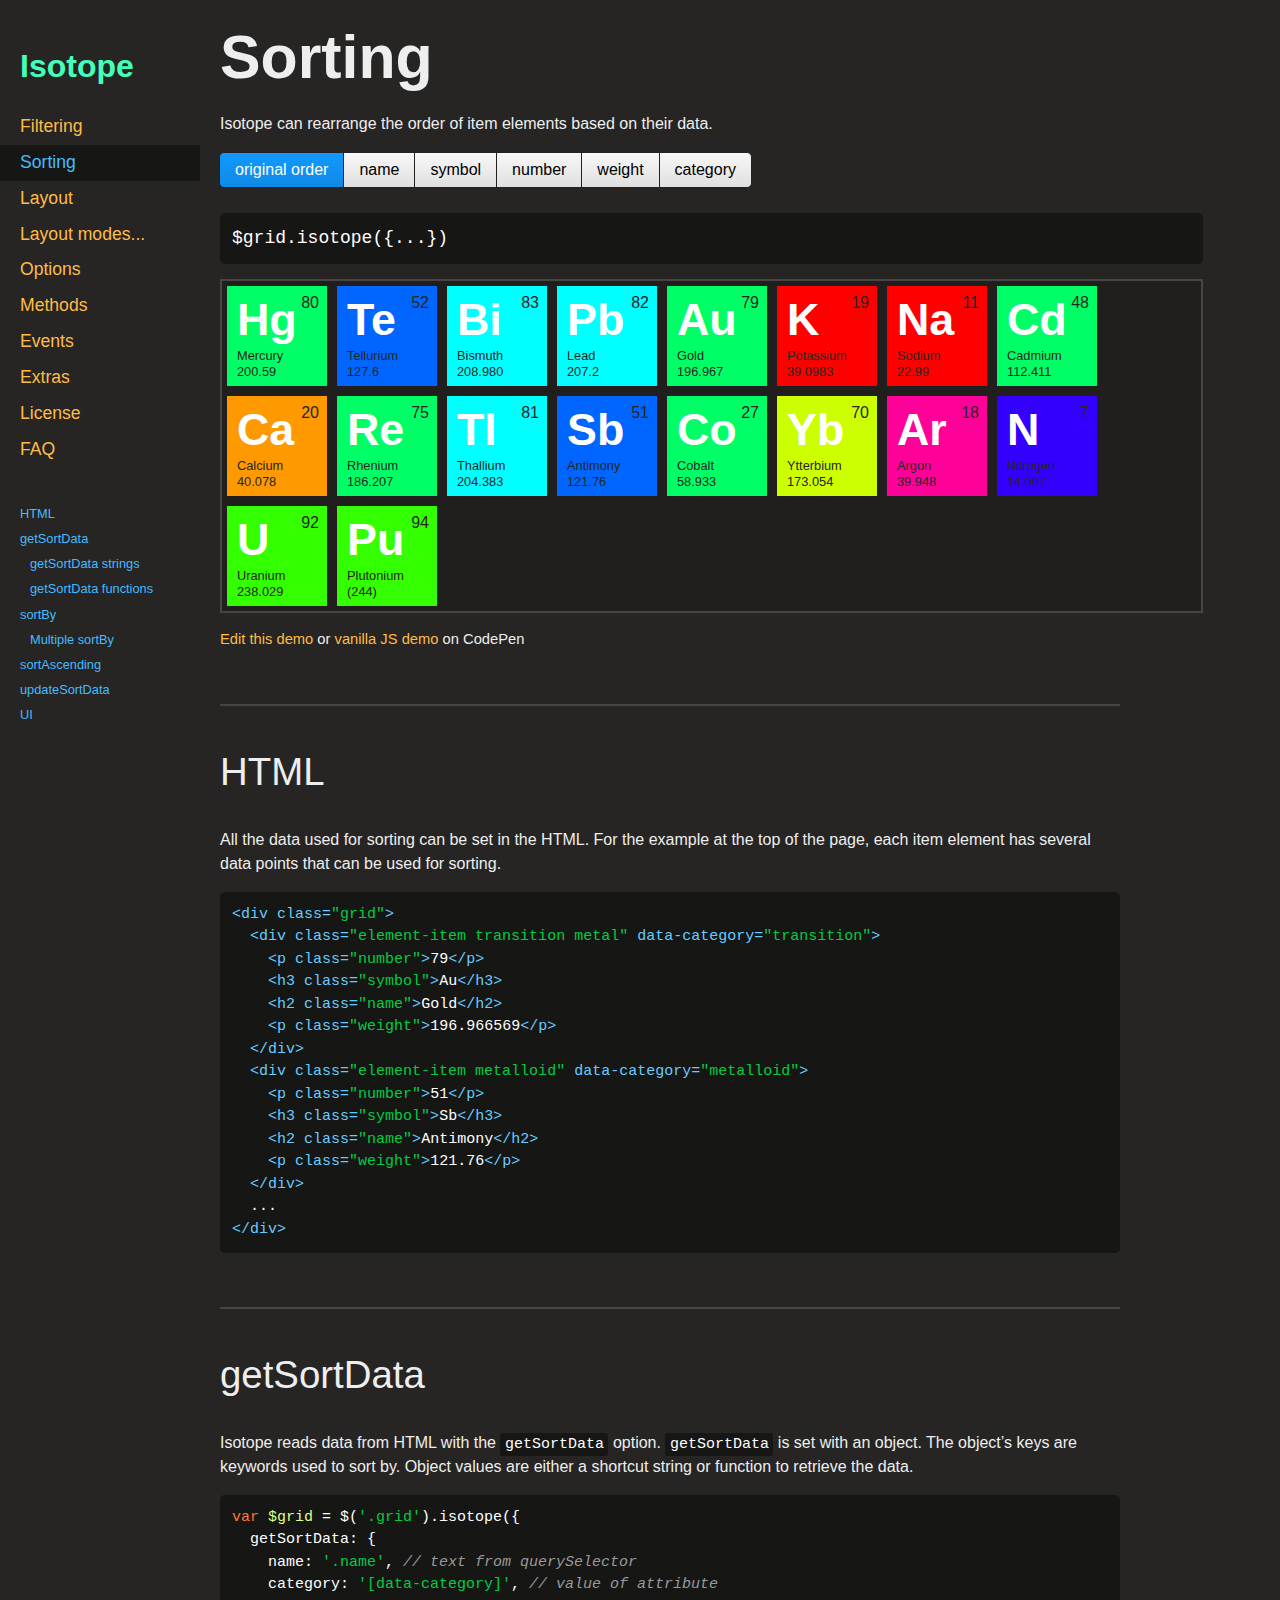
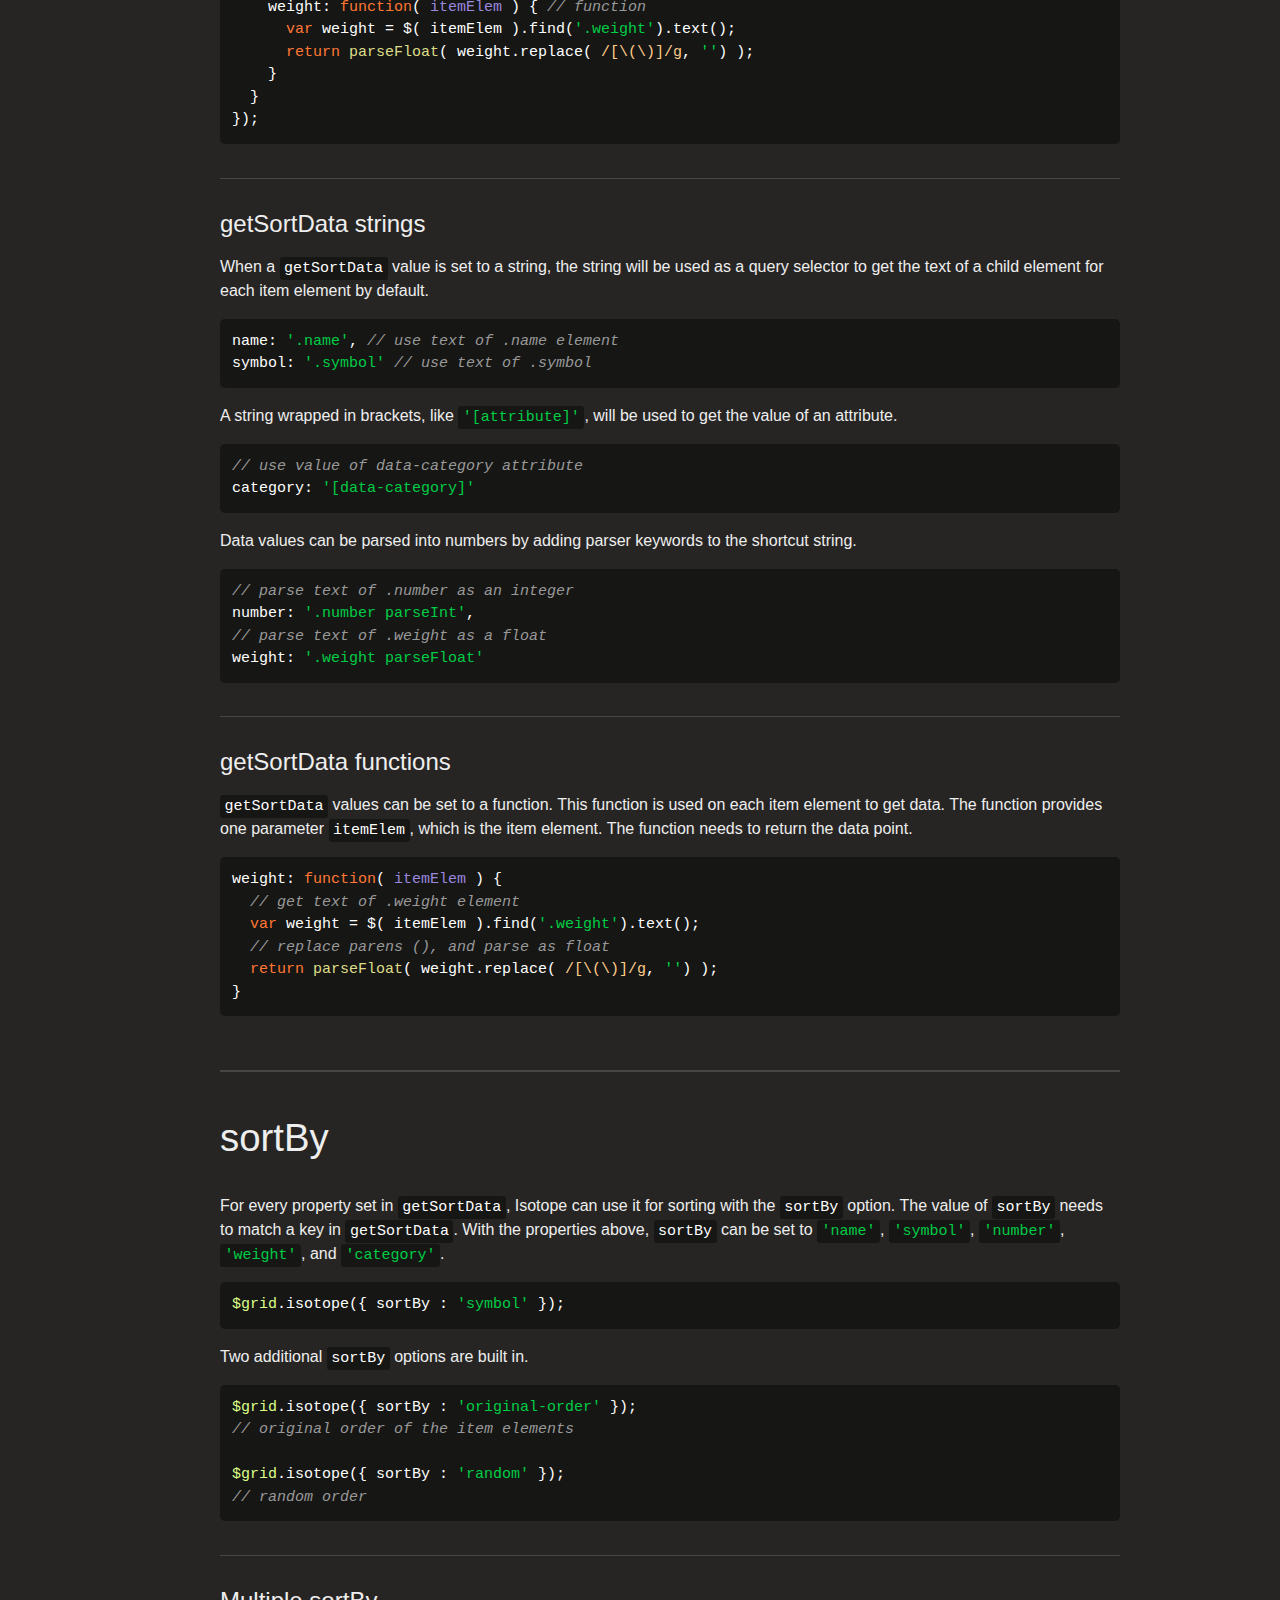
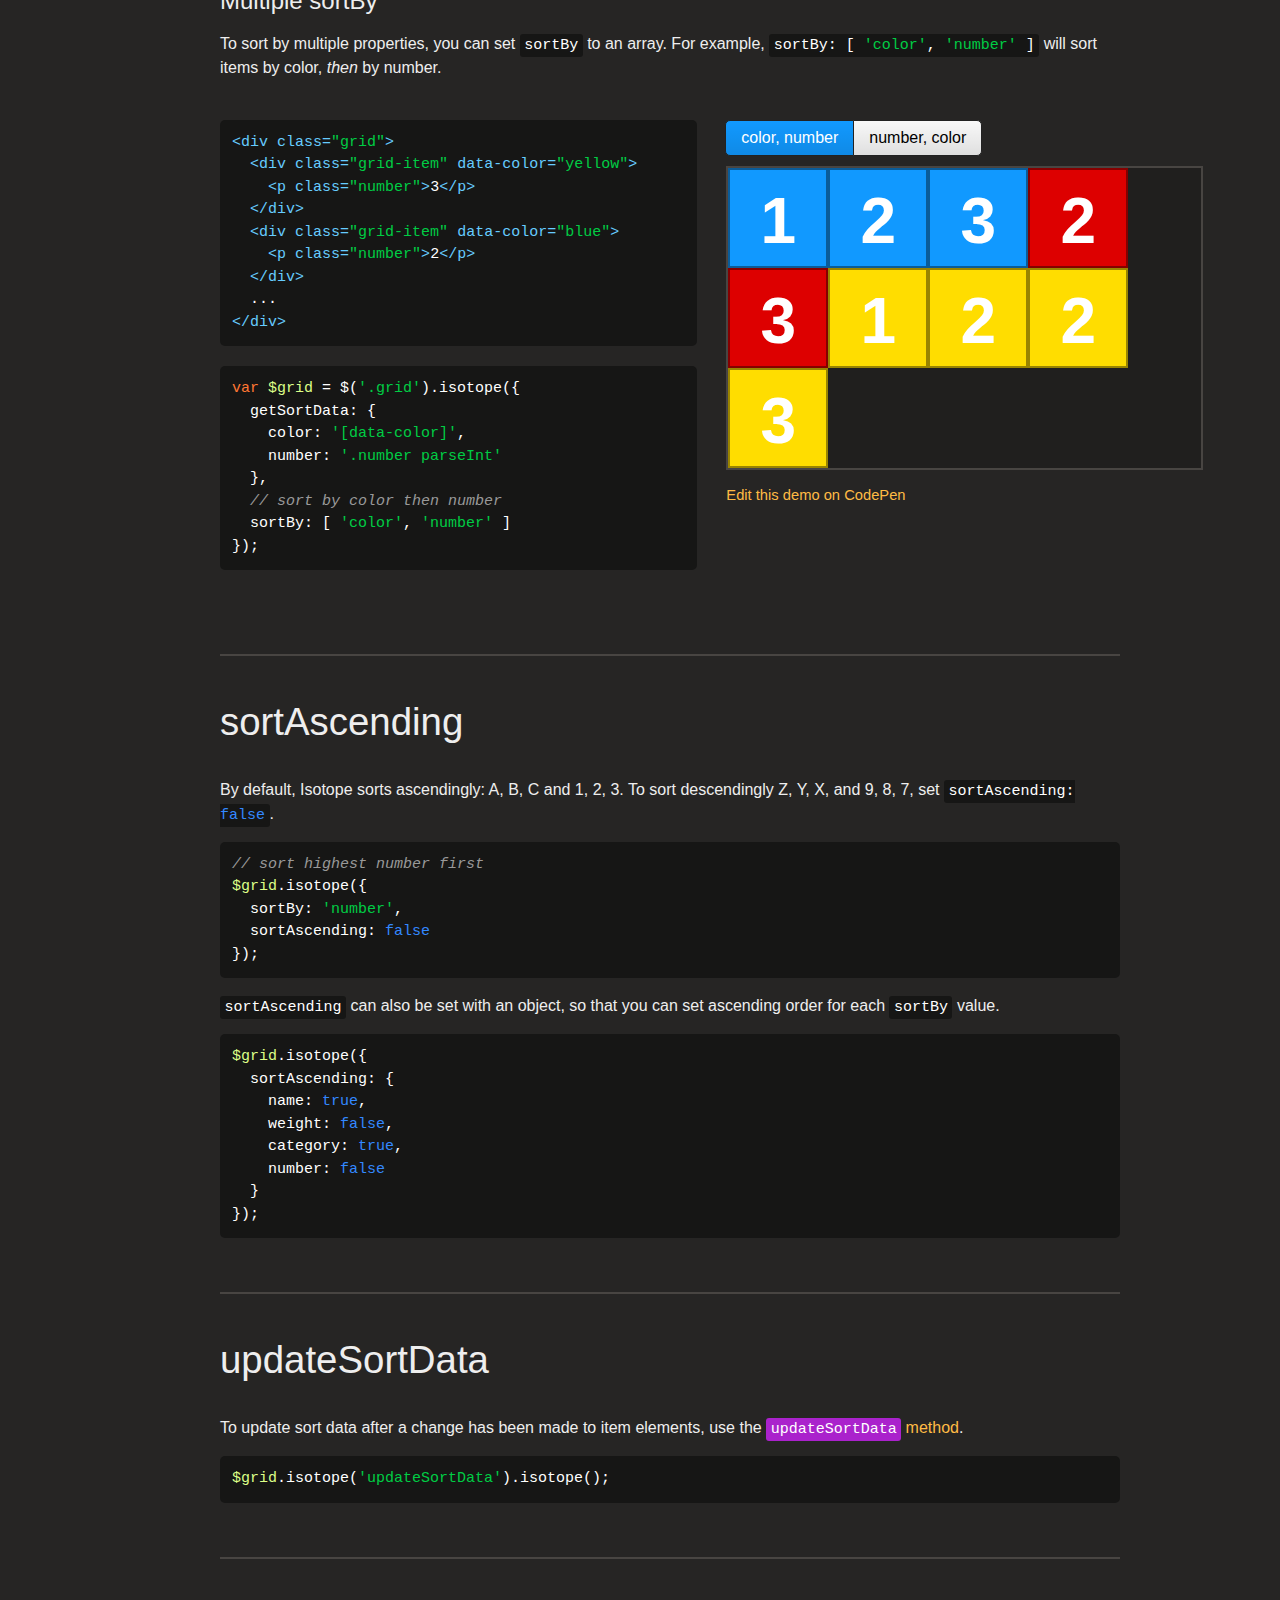
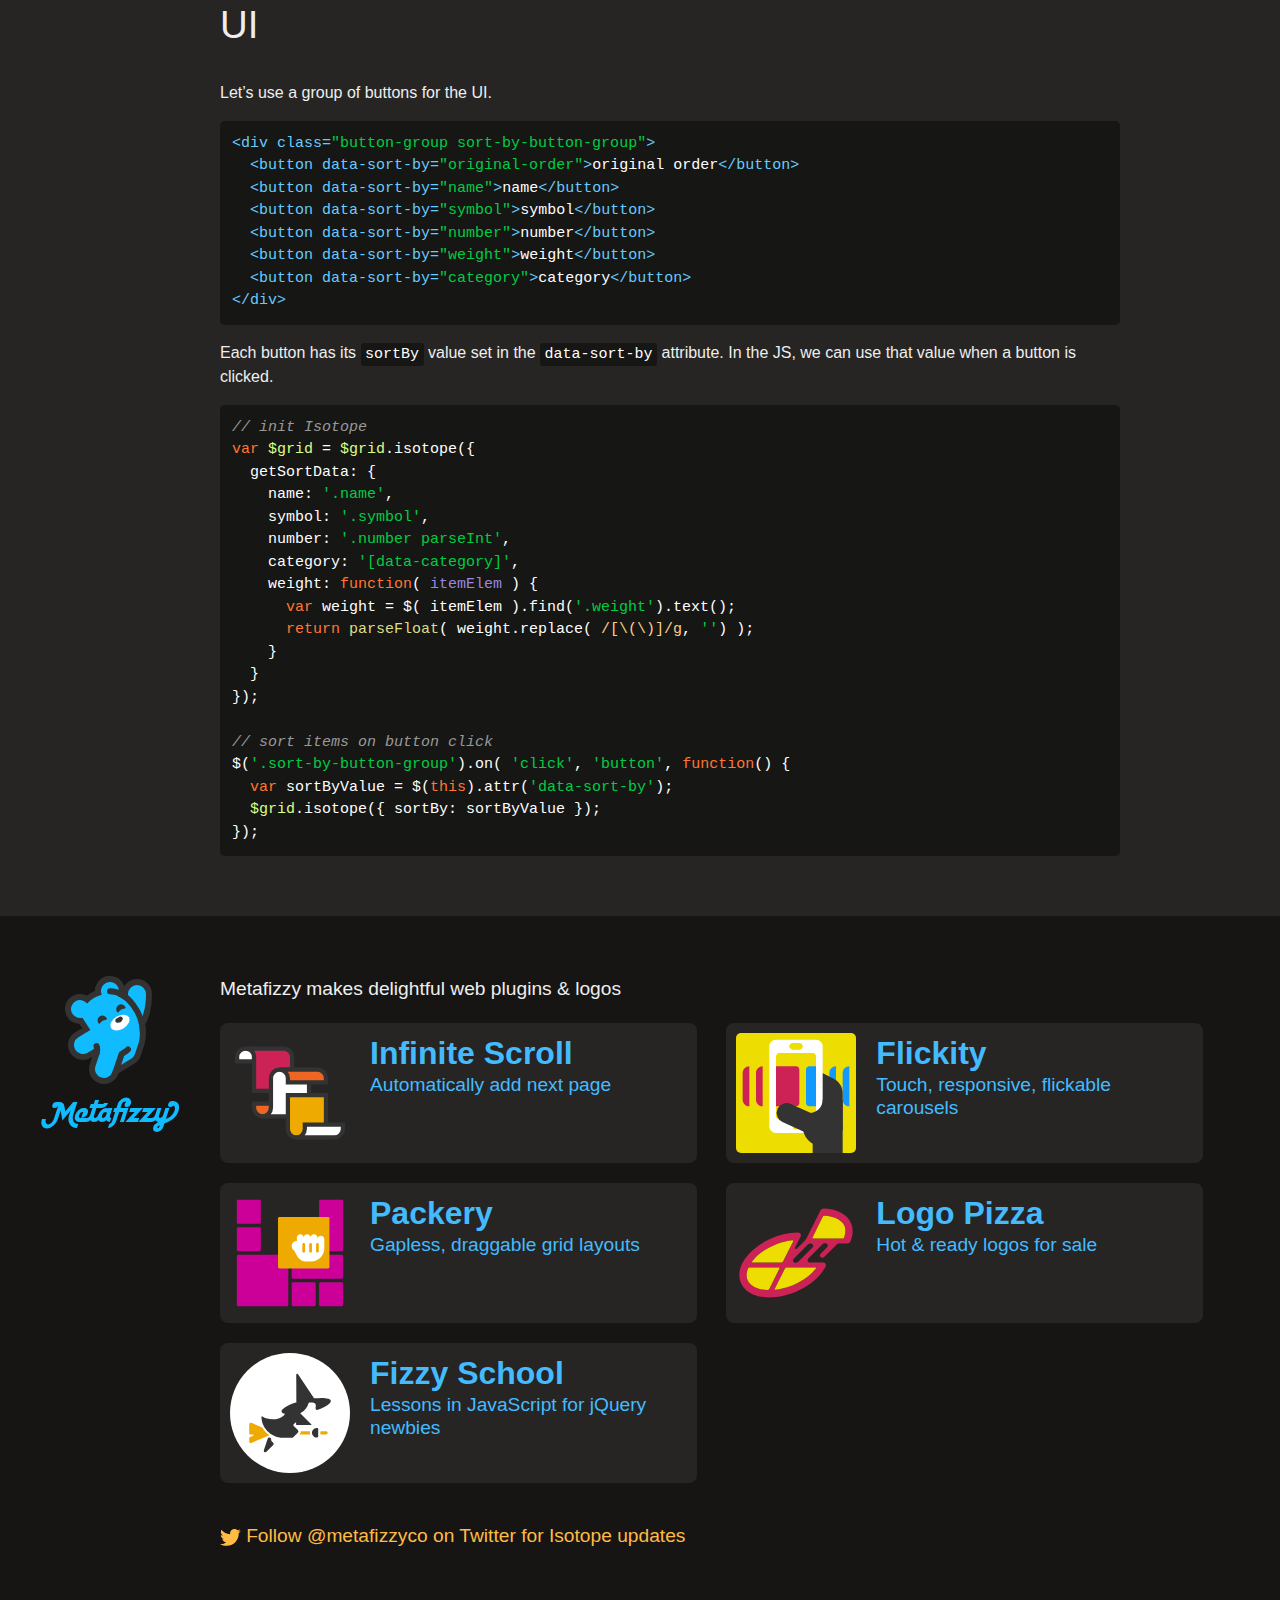
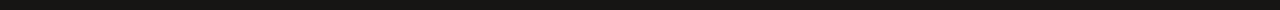
<file: Conception/isotope-docs/sorting.html>
<!doctype html>
<html class="export" lang="en">
<head>
  <meta charset="utf-8">
  <meta name="viewport" content="width=device-width">
  <meta name="description" content="Filter &amp; sort magical layouts">

  <title>Isotope &#xB7; Sorting</title>

    <!-- Isotope does not require any CSS files -->
    <link rel="stylesheet" href="css/isotope-docs.css?6" media="screen">

  <meta name="twitter:card" content="summary">
  <meta name="twitter:site" content="@metafizzyco">
  <meta name="twitter:url" content="https://isotope.metafizzy.co/sorting.html">
  <meta name="twitter:title" content="Isotope Sorting">
  <meta name="twitter:description" content="Filter &amp; sort magical layouts">

</head>
<body class="page--sorting">


  <div class="nav">
    <h1 class="nav__title"><a href=".">Isotope</a></h1>
  
    <ol class="site-nav">
      <li class="site-nav__item site-nav__item--filtering">
        <a class="site-nav__item__link" href="filtering.html">Filtering</a></li>
      <li class="site-nav__item site-nav__item--sorting">
        <a class="site-nav__item__link" href="sorting.html">Sorting</a></li>
      <li class="site-nav__item site-nav__item--layout ">
        <a class="site-nav__item__link" href="layout.html">Layout</a>
      </li>
      <li class="site-nav__item site-nav__item--layout-modes sub-nav-parent">
        <a class="site-nav__item__link" href="layout-modes.html">Layout modes</a>
        <ul class="sub-nav">
            <li class="sub-nav__item sub-nav__item--masonry">
              <a class="sub-nav__item__link" href="layout-modes/masonry.html">masonry</a></li>
            <li class="sub-nav__item sub-nav__item--fitrows">
              <a class="sub-nav__item__link" href="layout-modes/fitrows.html">fitRows</a></li>
            <li class="sub-nav__item sub-nav__item--vertical">
              <a class="sub-nav__item__link" href="layout-modes/vertical.html">vertical</a></li>
            <li class="sub-nav__item sub-nav__item--packery">
              <a class="sub-nav__item__link" href="layout-modes/packery.html">packery</a></li>
            <li class="sub-nav__item sub-nav__item--cellsbyrow">
              <a class="sub-nav__item__link" href="layout-modes/cellsbyrow.html">cellsByRow</a></li>
            <li class="sub-nav__item sub-nav__item--masonryhorizontal">
              <a class="sub-nav__item__link" href="layout-modes/masonryhorizontal.html">masonryHorizontal</a></li>
            <li class="sub-nav__item sub-nav__item--fitcolumns">
              <a class="sub-nav__item__link" href="layout-modes/fitcolumns.html">fitColumns</a></li>
            <li class="sub-nav__item sub-nav__item--cellsbycolumn">
              <a class="sub-nav__item__link" href="layout-modes/cellsbycolumn.html">cellsByColumn</a></li>
            <li class="sub-nav__item sub-nav__item--horiz">
              <a class="sub-nav__item__link" href="layout-modes/horiz.html">horiz</a></li>
        </ul>
      </li>
      <li class="site-nav__item site-nav__item--options">
        <a class="site-nav__item__link" href="options.html">Options</a></li>
      <li class="site-nav__item site-nav__item--methods">
        <a class="site-nav__item__link" href="methods.html">Methods</a></li>
      <li class="site-nav__item site-nav__item--events">
        <a class="site-nav__item__link" href="events.html">Events</a></li>
      <li class="site-nav__item site-nav__item--extras">
        <a class="site-nav__item__link" href="extras.html">Extras</a></li>
      <li class="site-nav__item site-nav__item--license">
        <a class="site-nav__item__link" href="license.html">License</a></li>
      <li class="site-nav__item site-nav__item--faq">
        <a class="site-nav__item__link" href="faq.html">FAQ</a></li>
    </ol>
  
    <ul class="page-nav" data-js="page-nav">
<li class="page-nav__item page-nav__item--h2"><a href="#html">HTML</a></li>
<li class="page-nav__item page-nav__item--h2"><a href="#getsortdata">getSortData</a></li>
<li class="page-nav__item page-nav__item--h3"><a href="#getsortdata-strings">getSortData strings</a></li>
<li class="page-nav__item page-nav__item--h3"><a href="#getsortdata-functions">getSortData functions</a></li>
<li class="page-nav__item page-nav__item--h2"><a href="#sortby">sortBy</a></li>
<li class="page-nav__item page-nav__item--h3"><a href="#multiple-sortby">Multiple sortBy</a></li>
<li class="page-nav__item page-nav__item--h2"><a href="#sortascending">sortAscending</a></li>
<li class="page-nav__item page-nav__item--h2"><a href="#updatesortdata">updateSortData</a></li>
<li class="page-nav__item page-nav__item--h2"><a href="#ui">UI</a></li>
</ul>
  </div>


  <div id="content" class="main">
    <div class="container">
        <h1>Sorting</h1>


<p>Isotope can rearrange the order of item elements based on their data.</p>

<div class="big-demo go-wide" data-js="sorting-demo">

  <div class="button-group sort-by-button-group js-radio-button-group">
    <button class="button is-checked" data-sort-by="original-order">original order</button>
    <button class="button" data-sort-by="name">name</button>
    <button class="button" data-sort-by="symbol">symbol</button>
    <button class="button" data-sort-by="number">number</button>
    <button class="button" data-sort-by="weight">weight</button>
    <button class="button" data-sort-by="category">category</button>
  </div>

  <pre class="code-display"><code>$grid.isotope({...})</code></pre>

  <div class="grid">
      <div class="element-item transition metal " data-category="transition">
        <h5 class="name">Mercury</h5>
        <p class="symbol">Hg</p>
        <p class="number">80</p>
        <p class="weight">200.59</p>
      </div>
      <div class="element-item metalloid " data-category="metalloid">
        <h5 class="name">Tellurium</h5>
        <p class="symbol">Te</p>
        <p class="number">52</p>
        <p class="weight">127.6</p>
      </div>
      <div class="element-item post-transition metal " data-category="post-transition">
        <h5 class="name">Bismuth</h5>
        <p class="symbol">Bi</p>
        <p class="number">83</p>
        <p class="weight">208.980</p>
      </div>
      <div class="element-item post-transition metal " data-category="post-transition">
        <h5 class="name">Lead</h5>
        <p class="symbol">Pb</p>
        <p class="number">82</p>
        <p class="weight">207.2</p>
      </div>
      <div class="element-item transition metal " data-category="transition">
        <h5 class="name">Gold</h5>
        <p class="symbol">Au</p>
        <p class="number">79</p>
        <p class="weight">196.967</p>
      </div>
      <div class="element-item alkali metal " data-category="alkali">
        <h5 class="name">Potassium</h5>
        <p class="symbol">K</p>
        <p class="number">19</p>
        <p class="weight">39.0983</p>
      </div>
      <div class="element-item alkali metal " data-category="alkali">
        <h5 class="name">Sodium</h5>
        <p class="symbol">Na</p>
        <p class="number">11</p>
        <p class="weight">22.99</p>
      </div>
      <div class="element-item transition metal " data-category="transition">
        <h5 class="name">Cadmium</h5>
        <p class="symbol">Cd</p>
        <p class="number">48</p>
        <p class="weight">112.411</p>
      </div>
      <div class="element-item alkaline-earth metal " data-category="alkaline-earth">
        <h5 class="name">Calcium</h5>
        <p class="symbol">Ca</p>
        <p class="number">20</p>
        <p class="weight">40.078</p>
      </div>
      <div class="element-item transition metal " data-category="transition">
        <h5 class="name">Rhenium</h5>
        <p class="symbol">Re</p>
        <p class="number">75</p>
        <p class="weight">186.207</p>
      </div>
      <div class="element-item post-transition metal " data-category="post-transition">
        <h5 class="name">Thallium</h5>
        <p class="symbol">Tl</p>
        <p class="number">81</p>
        <p class="weight">204.383</p>
      </div>
      <div class="element-item metalloid " data-category="metalloid">
        <h5 class="name">Antimony</h5>
        <p class="symbol">Sb</p>
        <p class="number">51</p>
        <p class="weight">121.76</p>
      </div>
      <div class="element-item transition metal " data-category="transition">
        <h5 class="name">Cobalt</h5>
        <p class="symbol">Co</p>
        <p class="number">27</p>
        <p class="weight">58.933</p>
      </div>
      <div class="element-item lanthanoid metal inner-transition " data-category="lanthanoid">
        <h5 class="name">Ytterbium</h5>
        <p class="symbol">Yb</p>
        <p class="number">70</p>
        <p class="weight">173.054</p>
      </div>
      <div class="element-item noble-gas nonmetal " data-category="noble-gas">
        <h5 class="name">Argon</h5>
        <p class="symbol">Ar</p>
        <p class="number">18</p>
        <p class="weight">39.948</p>
      </div>
      <div class="element-item diatomic nonmetal " data-category="diatomic">
        <h5 class="name">Nitrogen</h5>
        <p class="symbol">N</p>
        <p class="number">7</p>
        <p class="weight">14.007</p>
      </div>
      <div class="element-item actinoid metal inner-transition " data-category="actinoid">
        <h5 class="name">Uranium</h5>
        <p class="symbol">U</p>
        <p class="number">92</p>
        <p class="weight">238.029</p>
      </div>
      <div class="element-item actinoid metal inner-transition " data-category="actinoid">
        <h5 class="name">Plutonium</h5>
        <p class="symbol">Pu</p>
        <p class="number">94</p>
        <p class="weight">(244)</p>
      </div>
  </div>

  <p class="edit-demo">
      <a href="https://codepen.io/desandro/pen/lzCqe">Edit this demo</a>
      or <a href="https://codepen.io/desandro/pen/Wwabpr">vanilla JS demo</a> on CodePen
  </p>
</div>


<h2 id="html">HTML</h2>

<p>All the data used for sorting can be set in the HTML. For the example at the top of the page, each item element has several data points that can be used for sorting.</p>

<pre><code class="html"><span class="tag">&lt;<span class="name">div</span> <span class="attr">class</span>=<span class="string">&quot;grid&quot;</span>&gt;</span>
  <span class="tag">&lt;<span class="name">div</span> <span class="attr">class</span>=<span class="string">&quot;element-item transition metal&quot;</span> <span class="attr">data-category</span>=<span class="string">&quot;transition&quot;</span>&gt;</span>
    <span class="tag">&lt;<span class="name">p</span> <span class="attr">class</span>=<span class="string">&quot;number&quot;</span>&gt;</span>79<span class="tag">&lt;/<span class="name">p</span>&gt;</span>
    <span class="tag">&lt;<span class="name">h3</span> <span class="attr">class</span>=<span class="string">&quot;symbol&quot;</span>&gt;</span>Au<span class="tag">&lt;/<span class="name">h3</span>&gt;</span>
    <span class="tag">&lt;<span class="name">h2</span> <span class="attr">class</span>=<span class="string">&quot;name&quot;</span>&gt;</span>Gold<span class="tag">&lt;/<span class="name">h2</span>&gt;</span>
    <span class="tag">&lt;<span class="name">p</span> <span class="attr">class</span>=<span class="string">&quot;weight&quot;</span>&gt;</span>196.966569<span class="tag">&lt;/<span class="name">p</span>&gt;</span>
  <span class="tag">&lt;/<span class="name">div</span>&gt;</span>
  <span class="tag">&lt;<span class="name">div</span> <span class="attr">class</span>=<span class="string">&quot;element-item metalloid&quot;</span> <span class="attr">data-category</span>=<span class="string">&quot;metalloid&quot;</span>&gt;</span>
    <span class="tag">&lt;<span class="name">p</span> <span class="attr">class</span>=<span class="string">&quot;number&quot;</span>&gt;</span>51<span class="tag">&lt;/<span class="name">p</span>&gt;</span>
    <span class="tag">&lt;<span class="name">h3</span> <span class="attr">class</span>=<span class="string">&quot;symbol&quot;</span>&gt;</span>Sb<span class="tag">&lt;/<span class="name">h3</span>&gt;</span>
    <span class="tag">&lt;<span class="name">h2</span> <span class="attr">class</span>=<span class="string">&quot;name&quot;</span>&gt;</span>Antimony<span class="tag">&lt;/<span class="name">h2</span>&gt;</span>
    <span class="tag">&lt;<span class="name">p</span> <span class="attr">class</span>=<span class="string">&quot;weight&quot;</span>&gt;</span>121.76<span class="tag">&lt;/<span class="name">p</span>&gt;</span>
  <span class="tag">&lt;/<span class="name">div</span>&gt;</span>
  ...
<span class="tag">&lt;/<span class="name">div</span>&gt;</span>
</code></pre>


<h2 id="getsortdata">getSortData</h2>

<p>Isotope reads data from HTML with the <code>getSortData</code> option. <code>getSortData</code> is set with an object. The object&#x2019;s keys are keywords used to sort by. Object values are either a shortcut string or function to retrieve the data.</p>

<pre><code class="js"><span class="keyword">var</span> <span class="jquery_var">$grid</span> = $(<span class="string">&apos;.grid&apos;</span>).isotope({
  <span class="attr">getSortData</span>: {
    <span class="attr">name</span>: <span class="string">&apos;.name&apos;</span>, <span class="comment">// text from querySelector</span>
    category: <span class="string">&apos;[data-category]&apos;</span>, <span class="comment">// value of attribute</span>
    weight: <span class="function"><span class="keyword">function</span>(<span class="params"> itemElem </span>) </span>{ <span class="comment">// function</span>
      <span class="keyword">var</span> weight = $( itemElem ).find(<span class="string">&apos;.weight&apos;</span>).text();
      <span class="keyword">return</span> <span class="built_in">parseFloat</span>( weight.replace( <span class="regexp">/[\(\)]/g</span>, <span class="string">&apos;&apos;</span>) );
    }
  }
});
</code></pre>


<h3 id="getsortdata-strings">getSortData strings</h3>

<p>When a <code>getSortData</code> value is set to a string, the string will be used as a query selector to get the text of a child element for each item element by default.</p>

<pre><code class="js">name: <span class="string">&apos;.name&apos;</span>, <span class="comment">// use text of .name element</span>
symbol: <span class="string">&apos;.symbol&apos;</span> <span class="comment">// use text of .symbol</span>
</code></pre>

<p>A string wrapped in brackets, like <code><span class="string">&apos;[attribute]&apos;</span></code>, will be used to get the value of an attribute.</p>

<pre><code class="js"><span class="comment">// use value of data-category attribute</span>
category: <span class="string">&apos;[data-category]&apos;</span>
</code></pre>

<p>Data values can be parsed into numbers by adding parser keywords to the shortcut string.</p>

<pre><code class="js"><span class="comment">// parse text of .number as an integer</span>
number: <span class="string">&apos;.number parseInt&apos;</span>,
<span class="comment">// parse text of .weight as a float</span>
weight: <span class="string">&apos;.weight parseFloat&apos;</span>
</code></pre>


<h3 id="getsortdata-functions">getSortData functions</h3>

<p><code>getSortData</code> values can be set to a function. This function is used on each item element to get data. The function provides one parameter <code>itemElem</code>, which is the item element. The function needs to return the data point.</p>

<pre><code class="js">weight: <span class="function"><span class="keyword">function</span>(<span class="params"> itemElem </span>) </span>{
  <span class="comment">// get text of .weight element</span>
  <span class="keyword">var</span> weight = $( itemElem ).find(<span class="string">&apos;.weight&apos;</span>).text();
  <span class="comment">// replace parens (), and parse as float</span>
  <span class="keyword">return</span> <span class="built_in">parseFloat</span>( weight.replace( <span class="regexp">/[\(\)]/g</span>, <span class="string">&apos;&apos;</span>) );
}
</code></pre>


<h2 id="sortby">sortBy</h2>

<p>For every property set in <code>getSortData</code>, Isotope can use it for sorting with the <code>sortBy</code> option. The value of <code>sortBy</code> needs to match a key in <code>getSortData</code>. With the properties above, <code>sortBy</code> can be set to
  <code><span class="string">&apos;name&apos;</span></code>,
  <code><span class="string">&apos;symbol&apos;</span></code>,
  <code><span class="string">&apos;number&apos;</span></code>,
  <code><span class="string">&apos;weight&apos;</span></code>, and
  <code><span class="string">&apos;category&apos;</span></code>.
</p>

<pre><code class="js"><span class="jquery_var">$grid</span>.isotope({ <span class="attr">sortBy</span> : <span class="string">&apos;symbol&apos;</span> });
</code></pre>

<p>Two additional <code>sortBy</code> options are built in.</p>

<pre><code class="js"><span class="jquery_var">$grid</span>.isotope({ <span class="attr">sortBy</span> : <span class="string">&apos;original-order&apos;</span> });
<span class="comment">// original order of the item elements</span>

<span class="jquery_var">$grid</span>.isotope({ <span class="attr">sortBy</span> : <span class="string">&apos;random&apos;</span> });
<span class="comment">// random order</span>
</code></pre>


<h3 id="multiple-sortby">Multiple sortBy</h3>

<p>To sort by multiple properties, you can set <code>sortBy</code> to an array. For example, <code>sortBy: [ <span class="string">&apos;color&apos;</span>, <span class="string">&apos;number&apos;</span> ]</code> will sort items by color, <em>then</em> by number.</p>

<div class="duo example go-wide">
  <div class="duo__cell example__code">
<pre><code class="html"><span class="tag">&lt;<span class="name">div</span> <span class="attr">class</span>=<span class="string">&quot;grid&quot;</span>&gt;</span>
  <span class="tag">&lt;<span class="name">div</span> <span class="attr">class</span>=<span class="string">&quot;grid-item&quot;</span> <span class="attr">data-color</span>=<span class="string">&quot;yellow&quot;</span>&gt;</span>
    <span class="tag">&lt;<span class="name">p</span> <span class="attr">class</span>=<span class="string">&quot;number&quot;</span>&gt;</span>3<span class="tag">&lt;/<span class="name">p</span>&gt;</span>
  <span class="tag">&lt;/<span class="name">div</span>&gt;</span>
  <span class="tag">&lt;<span class="name">div</span> <span class="attr">class</span>=<span class="string">&quot;grid-item&quot;</span> <span class="attr">data-color</span>=<span class="string">&quot;blue&quot;</span>&gt;</span>
    <span class="tag">&lt;<span class="name">p</span> <span class="attr">class</span>=<span class="string">&quot;number&quot;</span>&gt;</span>2<span class="tag">&lt;/<span class="name">p</span>&gt;</span>
  <span class="tag">&lt;/<span class="name">div</span>&gt;</span>
  ...
<span class="tag">&lt;/<span class="name">div</span>&gt;</span>
</code></pre>

<pre><code class="js"><span class="keyword">var</span> <span class="jquery_var">$grid</span> = $(<span class="string">&apos;.grid&apos;</span>).isotope({
  <span class="attr">getSortData</span>: {
    <span class="attr">color</span>: <span class="string">&apos;[data-color]&apos;</span>,
    <span class="attr">number</span>: <span class="string">&apos;.number parseInt&apos;</span>
  },
  <span class="comment">// sort by color then number</span>
  sortBy: [ <span class="string">&apos;color&apos;</span>, <span class="string">&apos;number&apos;</span> ]
});
</code></pre>
  </div>

  <div class="duo__cell example__demo" data-js="multiple-sort-by">
  
    <div class="button-group js-radio-button-group">
      <button class="button is-checked" data-sort-by="color,number">color, number</button>
      <button class="button" data-sort-by="number,color">number, color</button>
    </div>
  
    <div class="grid">
      <div class="grid-multi-item" data-color="yellow">
        <p class="number">3</p>
      </div>
      <div class="grid-multi-item" data-color="blue">
        <p class="number">2</p>
      </div>
      <div class="grid-multi-item" data-color="blue">
        <p class="number">1</p>
      </div>
      <div class="grid-multi-item" data-color="yellow">
        <p class="number">1</p>
      </div>
      <div class="grid-multi-item" data-color="yellow">
        <p class="number">2</p>
      </div>
      <div class="grid-multi-item" data-color="blue">
        <p class="number">3</p>
      </div>
      <div class="grid-multi-item" data-color="yellow">
        <p class="number">2</p>
      </div>
      <div class="grid-multi-item" data-color="red">
        <p class="number">2</p>
      </div>
      <div class="grid-multi-item" data-color="red">
        <p class="number">3</p>
      </div>
    </div>
  
    <p class="edit-demo">
        <a href="https://codepen.io/desandro/pen/sxAJL">Edit this demo on CodePen</a>
    </p>
  </div>

</div>


<h2 id="sortascending">sortAscending</h2>

<p>By default, Isotope sorts ascendingly: A, B, C and 1, 2, 3. To sort descendingly Z, Y, X, and 9, 8, 7, set <code>sortAscending: <span class="literal">false</span></code>.</p>

<pre><code class="js"><span class="comment">// sort highest number first</span>
<span class="jquery_var">$grid</span>.isotope({
  <span class="attr">sortBy</span>: <span class="string">&apos;number&apos;</span>,
  <span class="attr">sortAscending</span>: <span class="literal">false</span>
});
</code></pre>

<p><code>sortAscending</code> can also be set with an object, so that you can set ascending order for each <code>sortBy</code> value.</p>

<pre><code class="js"><span class="jquery_var">$grid</span>.isotope({
  <span class="attr">sortAscending</span>: {
    <span class="attr">name</span>: <span class="literal">true</span>,
    <span class="attr">weight</span>: <span class="literal">false</span>,
    <span class="attr">category</span>: <span class="literal">true</span>,
    <span class="attr">number</span>: <span class="literal">false</span>
  }
});
</code></pre>


<h2 id="updatesortdata">updateSortData</h2>

<p>To update sort data after a change has been made to item elements, use the <a href="methods.html#updatesortdata"><code>updateSortData</code> method</a>.</p>

<pre><code class="js"><span class="jquery_var">$grid</span>.isotope(<span class="string">&apos;updateSortData&apos;</span>).isotope();
</code></pre>


<h2 id="ui">UI</h2>

<p>Let&#x2019;s use a group of buttons for the UI.</p>

<pre><code class="html"><span class="tag">&lt;<span class="name">div</span> <span class="attr">class</span>=<span class="string">&quot;button-group sort-by-button-group&quot;</span>&gt;</span>
  <span class="tag">&lt;<span class="name">button</span> <span class="attr">data-sort-by</span>=<span class="string">&quot;original-order&quot;</span>&gt;</span>original order<span class="tag">&lt;/<span class="name">button</span>&gt;</span>
  <span class="tag">&lt;<span class="name">button</span> <span class="attr">data-sort-by</span>=<span class="string">&quot;name&quot;</span>&gt;</span>name<span class="tag">&lt;/<span class="name">button</span>&gt;</span>
  <span class="tag">&lt;<span class="name">button</span> <span class="attr">data-sort-by</span>=<span class="string">&quot;symbol&quot;</span>&gt;</span>symbol<span class="tag">&lt;/<span class="name">button</span>&gt;</span>
  <span class="tag">&lt;<span class="name">button</span> <span class="attr">data-sort-by</span>=<span class="string">&quot;number&quot;</span>&gt;</span>number<span class="tag">&lt;/<span class="name">button</span>&gt;</span>
  <span class="tag">&lt;<span class="name">button</span> <span class="attr">data-sort-by</span>=<span class="string">&quot;weight&quot;</span>&gt;</span>weight<span class="tag">&lt;/<span class="name">button</span>&gt;</span>
  <span class="tag">&lt;<span class="name">button</span> <span class="attr">data-sort-by</span>=<span class="string">&quot;category&quot;</span>&gt;</span>category<span class="tag">&lt;/<span class="name">button</span>&gt;</span>
<span class="tag">&lt;/<span class="name">div</span>&gt;</span>
</code></pre>

<p>Each button has its <code>sortBy</code> value set in the <code>data-sort-by</code> attribute. In the JS, we can use that value when a button is clicked.</p>

<pre><code class="js"><span class="comment">// init Isotope</span>
<span class="keyword">var</span> <span class="jquery_var">$grid</span> = <span class="jquery_var">$grid</span>.isotope({
  <span class="attr">getSortData</span>: {
    <span class="attr">name</span>: <span class="string">&apos;.name&apos;</span>,
    <span class="attr">symbol</span>: <span class="string">&apos;.symbol&apos;</span>,
    <span class="attr">number</span>: <span class="string">&apos;.number parseInt&apos;</span>,
    <span class="attr">category</span>: <span class="string">&apos;[data-category]&apos;</span>,
    <span class="attr">weight</span>: <span class="function"><span class="keyword">function</span>(<span class="params"> itemElem </span>) </span>{
      <span class="keyword">var</span> weight = $( itemElem ).find(<span class="string">&apos;.weight&apos;</span>).text();
      <span class="keyword">return</span> <span class="built_in">parseFloat</span>( weight.replace( <span class="regexp">/[\(\)]/g</span>, <span class="string">&apos;&apos;</span>) );
    }
  }
});

<span class="comment">// sort items on button click</span>
$(<span class="string">&apos;.sort-by-button-group&apos;</span>).on( <span class="string">&apos;click&apos;</span>, <span class="string">&apos;button&apos;</span>, <span class="function"><span class="keyword">function</span>(<span class="params"></span>) </span>{
  <span class="keyword">var</span> sortByValue = $(<span class="keyword">this</span>).attr(<span class="string">&apos;data-sort-by&apos;</span>);
  <span class="jquery_var">$grid</span>.isotope({ <span class="attr">sortBy</span>: sortByValue });
});
</code></pre>

    </div>
  </div>

  <footer class="site-footer">
  
    <div class="container">
  
      <p class="site-footer__copy">Metafizzy makes delightful web plugins &amp; logos</p>
  
      <div class="showcase">
      
        <ul class="showcase-item-list">
      
            <li class="showcase-item">
              <a class="showcase-item__link" href="https://infinite-scroll.com">
                <div class="showcase-item__image">
                    <svg class="infinite-scroll-illo" xmlns="http://www.w3.org/2000/svg" viewbox="0 0 520 520" width="200" height="200">
                      <path class="infinite-scroll-illo__page infinite-scroll-illo__page--back" d="M90,110H10V90c0-22,18-40,40-40h40V110z"/>
                      <path class="infinite-scroll-illo__page infinite-scroll-illo__page--front1" d="M270,90L270,90c0-22-18-40-40-40h0H50h0c22,0,40,18,40,40v0v0v160h180V90z"/>
                      <path class="infinite-scroll-illo__page infinite-scroll-illo__page--front2" d="M170,330v-20H90v20v0c0,22,18,40,40,40h0h40V330z"/>
                      <path class="infinite-scroll-illo__page infinite-scroll-illo__page--back" d="M350,150H210c-22,0-40,18-40,40v140v0c0,22-18,40-40,40h0h220V150z"/>
                      <path class="infinite-scroll-illo__page infinite-scroll-illo__page--front3" d="M430,470V270H250v160c0,22,18,40,40,40H430z"/>
                      <path class="infinite-scroll-illo__page infinite-scroll-illo__page--front2" d="M250,190v20h180v-20c0-22-18-40-40-40H210h0C232,150,250,168,250,190L250,190z"/>
                      <path class="infinite-scroll-illo__page infinite-scroll-illo__page--back" d="M330,410v20v0c0,22-18,40-40,40h0h180c22,0,40-18,40-40v-20H330z"/>
                    </svg>
                </div>
                <div class="showcase-item__text">
                  <h3 class="showcase-item__title">Infinite Scroll</h3>
                  <p class="showcase-item__description">Automatically add next page</p>
                </div>
              </a>
            </li>
      
            <li class="showcase-item">
              <a class="showcase-item__link" href="https://flickity.metafizzy.co">
                <div class="showcase-item__image">
                    <svg class="flickity-illo" xmlns="http://www.w3.org/2000/svg" viewbox="0 0 360 360" width="100" height="100">
                      <path class="flickity-illo__color1" fill="#19F" d="M300 220L300 220c-11 0-20-9-20-20v-80c0-11 9-20 20-20h0V220z"/>
                      <path class="flickity-illo__color1" fill="#19F" d="M340 220L340 220c-11 0-20-9-20-20v-80c0-11 9-20 20-20h0V220z"/>
                      <path class="flickity-illo__color2" fill="#333" d="M320 290V180c0-18-10-35-27-43L240 110v180H320z"/>
                      <path class="flickity-illo__color3" fill="white" d="M240 300H120c-11 0-20-9-20-20V40c0-11 9-20 20-20h120c11 0 20 9 20 20v240C260 291 251 300 240 300z"/>
                      <path class="flickity-illo__color4" fill="#ED0" d="M230 260H130c-6 0-10-5-10-10V70c0-6 5-10 10-10h100c6 0 10 5 10 10v180 C240 256 236 260 230 260z"/>
                      <path class="flickity-illo__color2" fill="#333" d="M260 200h60v81c0 32-26 59-59 59h0c-34 0-61-27-61-61V240h20 C242 240 260 222 260 200L260 200z"/>
                      <path class="flickity-illo__color5" fill="#C25" d="M180 220h-60V100h60c6 0 10 5 10 10v100C190 216 186 220 180 220z"/>
                      <path class="flickity-illo__color1" fill="#19F" d="M240 220h-20c-6 0-10-5-10-10V110c0-6 5-10 10-10h20V220z"/>
                      <rect class="flickity-illo__color2" fill="#333" x="230" y="280" width="90" height="80"/>
                      <circle class="flickity-illo__color4" fill="#ED0" cx="180" cy="280" r="10"/>
                      <line class="flickity-illo__thumb" stroke="#333" stroke-width="60" stroke-linecap="round" x1="262" y1="290" x2="152" y2="240"/>
                      <path class="flickity-illo__color4" fill="#ED0" d="M190 50h-20c-6 0-10-5-10-10v0c0-6 5-10 10-10h20c6 0 10 5 10 10v0C200 46 196 50 190 50z"/>
                      <path class="flickity-illo__color5" fill="#C25" d="M80 220L80 220c-11 0-20-9-20-20v-80c0-11 9-20 20-20h0V220z"/>
                      <path class="flickity-illo__color5" fill="#C25" d="M40 220L40 220c-11 0-20-9-20-20v-80c0-11 9-20 20-20h0V220z"/>
                    </svg>
                </div>
                <div class="showcase-item__text">
                  <h3 class="showcase-item__title">Flickity</h3>
                  <p class="showcase-item__description">Touch, responsive, flickable carousels</p>
                </div>
              </a>
            </li>
      
            <li class="showcase-item">
              <a class="showcase-item__link" href="https://packery.metafizzy.co">
                <div class="showcase-item__image">
                    <svg class="packery-illo" xmlns="http://www.w3.org/2000/svg" viewbox="0 0 700 700" width="100" height="100">
                      <path class="packery-illo__item" fill="#C09" d="M172 180H48c-4 0-8-4-8-8V48c0-4 4-8 8-8h124c4 0 8 4 8 8v124C180 176 176 180 172 180z"/>
                      <path class="packery-illo__item" fill="#C09" d="M172 340H48c-4 0-8-4-8-8V208c0-4 4-8 8-8h124c4 0 8 4 8 8v124C180 336 176 340 172 340z"/>
                      <path class="packery-illo__item" fill="#C09" d="M492 660H368c-4 0-8-4-8-8V528c0-4 4-8 8-8h124c4 0 8 4 8 8v124C500 656 496 660 492 660z"/>
                      <path class="packery-illo__item" fill="#C09" d="M652 660H528c-4 0-8-4-8-8V528c0-4 4-8 8-8h124c4 0 8 4 8 8v124C660 656 656 660 652 660z"/>
                      <path class="packery-illo__item" fill="#C09" d="M652 500H368c-4 0-8-4-8-8V368c0-4 4-8 8-8h284c4 0 8 4 8 8v124C660 496 656 500 652 500z"/>
                      <path class="packery-illo__item" fill="#C09" d="M332 660H48c-4 0-8-4-8-8V368c0-4 4-8 8-8h284c4 0 8 4 8 8v284C340 656 336 660 332 660z"/>
                      <path class="packery-illo__item" fill="#C09" d="M652 340H528c-4 0-8-4-8-8V48c0-4 4-8 8-8h124c4 0 8 4 8 8v284C660 336 656 340 652 340z"/>
                      <path class="packery-illo__draggie" fill="#EA0" d="M572 440H288c-4 0-8-4-8-8V148c0-4 4-8 8-8h284c4 0 8 4 8 8v284C580 436 576 440 572 440z"/>
                      <g>
                        <path class="packery-illo__hand" fill="white" d="M530 250c-11 0-20 9-20 20v-10c0-11-9-20-20-20s-20 9-20 20c0-11-9-20-20-20s-20 9-20 20c0-11-9-20-20-20
                          s-20 9-20 20v20c-17 0-30 13-30 30c0 11 6 20 14 25l19 35c10 18 30 30 51 30h28
                          c43 0 78-35 78-78V270C550 259 541 250 530 250z"/>
                        <line class="packery-illo__hand-line" stroke="#EA0" fill="none" stroke-width="16" stroke-linecap="round" x1="430" y1="300" x2="430" y2="340"/>
                        <line class="packery-illo__hand-line" stroke="#EA0" fill="none" stroke-width="16" stroke-linecap="round" x1="470" y1="300" x2="470" y2="340"/>
                        <line class="packery-illo__hand-line" stroke="#EA0" fill="none" stroke-width="16" stroke-linecap="round" x1="510" y1="300" x2="510" y2="340"/>
                      </g>
                    </svg>
                </div>
                <div class="showcase-item__text">
                  <h3 class="showcase-item__title">Packery</h3>
                  <p class="showcase-item__description">Gapless, draggable grid layouts</p>
                </div>
              </a>
            </li>
      
            <li class="showcase-item">
              <a class="showcase-item__link" href="http://logo.pizza">
                <div class="showcase-item__image">
                    <svg class="logo-pizza-illo" xmlns="http://www.w3.org/2000/svg" viewbox="0 0 700 700" width="100" height="100">
                      <path class="logo-pizza-illo__outline" fill="#C25" d="M513 91c-9-0-17 5-21 12l-80 160c-3 5-6 10-11 15l-47 47
                        c-5 5-12-1-9-7l32-64c5-11-2-23-14-23h-0c-121 0-268 70-327 180
                        C-9 497 35 609 196 609c138 0 279-85 327-180v0c5-11-2-23-14-23h-77c-13 0-19-15-10-24
                        l81-81c5-5 11-8 18-8l0 0c13 0 19 15 10 24L494 354c-6 6-6 14 0 20c3 3 6 4 10 4
                        c4 0 7-1 10-4l80-80h53c9 0 17-5 21-13C707 190 656 97 513 91z M334 281l-59 117
                        c-2 5-7 8-13 8H97c-4 0-6-4-3-7c49-64 143-114 236-124C333 275 335 278 334 281z
                         M70 441c2-4 6-7 10-7h168c4 0 7 4 5 8l-59 118c-2 4-6 6-11 6
                        C106 565 38 521 70 441z M466 441c-49 64-143 114-236 124c-3 0-6-3-4-6l59-117
                        c2-5 7-8 13-8h166C466 434 468 438 466 441z M446 318l-81 81c-5 5-11 8-18 8l0 0
                        c-13 0-19-15-10-24l81-81c5-5 11-8 18-8l0 0C449 294 455 309 446 318z M447 258L506 139
                        c2-4 6-7 11-6c101 7 140 60 114 126c-2 4-6 7-10 7H452C448 266 445 262 447 258z"/>
                      <path class="logo-pizza-illo__slice" fill="#ED0" d="M334 281l-59 117c-2 5-7 8-13 8H97c-4 0-6-4-3-7
                        c49-64 143-114 236-124C333 275 335 278 334 281z"/>
                      <path class="logo-pizza-illo__slice" fill="#ED0" d="M70 441c2-4 6-7 10-7h168c4 0 7 4 5 8l-59 118c-2 4-6 6-11 6
                        C106 565 38 521 70 441z"/>
                      <path class="logo-pizza-illo__slice" fill="#ED0" d="M466 441c-49 64-143 114-236 124c-3 0-6-3-4-6l59-117
                        c2-5 7-8 13-8h166C466 434 468 438 466 441z"/>
                      <path class="logo-pizza-illo__slice" fill="#ED0" d="M447 258L506 139c2-4 6-7 11-6c101 7 140 60 114 126c-2 4-6 7-10 7H452
                        C448 266 445 262 447 258z"/>
                    </svg>
                </div>
                <div class="showcase-item__text">
                  <h3 class="showcase-item__title">Logo Pizza</h3>
                  <p class="showcase-item__description">Hot &amp; ready logos for sale</p>
                </div>
              </a>
            </li>
      
            <li class="showcase-item">
              <a class="showcase-item__link" href="http://fizzy.school">
                <div class="showcase-item__image">
                    <svg class="witchie-logo" xmlns="http://www.w3.org/2000/svg" viewbox="0 0 1000 1000" width="200" height="200">
                      <circle class="witchie-logo__moon" fill="white" cx="500" cy="500" r="500"/>
                      <path class="witchie-logo__broom" fill="#EA0" d="M582 675a35 35 0 0 0 8-20 3 3 0 0 1 3-2h71a3 3 0 0 1 3 3 59 59 0 0 0 0 20 3 3 0 0 1-3 3h-79A3 3 0 0 1 582 675Zm219 4a13 13 0 0 0 13-14c-1-7-7-12-14-12h-44a3 3 0 0 0-3 3v21a3 3 0 0 0 3 3ZM299 660a203 203 0 0 1-27-36 8 8 0 0 0-4-3L178 582a13 13 0 0 0-18 12v77a8 8 0 0 0 8 8h22a5 5 0 0 1 2 10L164 703a8 8 0 0 0-4 7v28a13 13 0 0 0 18 12l146-63a3 3 0 0 0 1-5A197 197 0 0 1 299 660Z"/>
                      <path class="witchie-logo__dress" fill="#333" d="M326 705h4a13 13 0 0 1 13 13v8a13 13 0 0 0 4 9l13 13a13 13 0 0 1 0 19l-56 56c-10 10-26-0-22-13L314 714A13 13 0 0 1 326 705Zm397-79c-27 0-47 26-37 54 3 7 11 16 17 19a42 42 0 0 0 19 5 38 38 0 0 0 7-1 8 8 0 0 0 6-8v-62a8 8 0 0 0-6-8 38 38 0 0 0-7-1M840 397c-3-15-33-23-77-23a521 521 0 0 0-59 4 5 5 0 0 1-5-2L567 177a8 8 0 0 0-7-4 8 8 0 0 0-8 8l1 227a5 5 0 0 1-4 5c-74 24-123 55-119 76 2 8 11 14 26 18a3 3 0 0 1 1 4l-11 11c-20 20-56 30-92 30-31 0-63-8-84-23a5 5 0 0 0-3-1 5 5 0 0 0-5 5c0 78 68 173 183 173h75a10 10 0 0 0 7-3l38-38a16 16 0 0 0 0-23l-34-34a10 10 0 0 1 0-14l15-15a3 3 0 0 1 5 2v15a5 5 0 0 0 5 5H674a4 4 0 0 0 3-7l-90-90a3 3 0 0 1 1-4c34-19 59-49 67-84a3 3 0 0 1 2-2c6-1 12-1 17-1 22 0 37 5 39 14 1 6 3 11 2 17-5 17 1 31 8 31a6 6 0 0 0 2-0C797 448 845 419 840 397Z"/>
                    </svg>
                </div>
                <div class="showcase-item__text">
                  <h3 class="showcase-item__title">Fizzy School</h3>
                  <p class="showcase-item__description">Lessons in JavaScript for jQuery newbies</p>
                </div>
              </a>
            </li>
      
        </ul> 
      
      </div>
  
      <p class="site-footer__copy">
        <a href="https://twitter.com/metafizzyco">
          <svg class="twitter-logo" xmlns="http://www.w3.org/2000/svg" viewbox="0 0 512 512" width="30" height="30">
            <path d="M512 97c-19 8-39 14-60 16 22-13 38-34 46-58-20 12-43 21-67 25-19-19-46-32-77-32-58 0-117 52-102 129-87-4-165-46-216-110-24 40-19 107 32 140-17 0-33-5-48-13v1c0 51 36 93 84 103-15 4-34 5-47 2 13 42 52 72 98 73-47 36-96 49-155 44 46 30 102 47 161 47 197 0 306-168 299-312 20-15 38-34 52-55z"/>
          </svg>
          Follow @metafizzyco on Twitter for Isotope updates
        </a>
      </p>
  
      <div class="mfzy-brand">
        <a class="mfzy-brand__link" href="https://metafizzy.co">
          <svg class="mfzy-logo" xmlns="http://www.w3.org/2000/svg" xmlns:xlink="http://www.w3.org/1999/xlink" viewbox="0 0 144 144" width="36" height="36">
            <title>Metafizzy logo</title>
            <defs>
              <path id="mfzy-logo__body" d="M 120 24 a 12 12 0 0 0-24 0 a 72 72 0 0 1 -1 11
                a 40 40 0 0 0 -13 -8.5 A 12 12 0 1 0 61.1 25.1 c -8 2 -14 6 -19.6 11.6 
                A 12 12 0 1 0 35.3 55.5 L 45.8 72.1 l -16 9.6 A 12 12 0 0 0 42.2 102.3
                L 58 92.8 a 20 20 0 0 1 -0.2 11.9 l -5.2 15.5 a 12 12 0 0 0 22.8 7.6
                l 1.1 -3.3 l 23.7 -14.2 a 12 12 0 0 0 5.2 -6.5 l 4 -12 A 50 50 0 0 0 111.9 76
                a 52 52 0 0 0 -1.6 -12.8 C 115 57 120 44 120 24Z"/>
              <path id="mfzy-logo__eye" d="M 0 6.5 a 6.5 6.5 0 0 1 13 0 c 0 3.5 -3 0.5 -6.5 0.5 s -6.5 3 -6.5 -0.5 Z"/>
              <clippath id="mfzy-logo__body-clip">
                <use xlink:href="#mfzy-logo__body"/>
              </clippath>
            </defs>
            <use class="mfzy-logo__body-outline" xlink:href="#mfzy-logo__body" fill="#333" stroke="#333" stroke-width="16"/>
            <use class="mfzy-logo__body-fill" xlink:href="#mfzy-logo__body"/>
            <g class="mfzy-logo__stripes" clip-path="url(#mfzy-logo__body-clip)">
              <rect fill="#E62" x="16" width="120" height="138"/>
              <path fill="#C25" d="M96 24L16 72V0h80v24z"/>
              <path fill="#EA0" d="M116 70L16 130v-26l95-57 5 23z"/>
              <path fill="#19F" d="M136 138H16v-8l120-72v80z"/>
            </g>
            <path class="mfzy-logo__cut-ins" stroke="#333" fill="none" stroke-linecap="round" stroke-linejoin="round" stroke-width="8" d="M 72 20.4 c 23 0 44 29 44 56
              M 54 103.4 a 16 16 0 0 0 0 -10
              M 96 98 c -2 2 -8 6 -8.5,6 l -8.4 25.1"/>
            <g transform="translate(53 57) rotate(-31)">
              <ellipse class="mfzy-logo__snout" cx="25" cy="21" rx="14" ry="9" fill="#FFF"/>
              <use class="mfzy-logo__feature" xlink:href="#mfzy-logo__eye" fill="#333"/>
              <use class="mfzy-logo__feature" xlink:href="#mfzy-logo__eye" fill="#333" transform="translate(29 0)"/>
              <path class="mfzy-logo__feature" d="M 28.6 14 a 3 3 0 0 1 1.3 5.6 l -2.6 1.2 a 3 3 0 0 1 -2.6 0
                l -2.6 -1.2 a 3 3 0 0 1 1.3 -5.6 Z" fill="#333"/>
            </g>
          </svg>
          <svg class="mfzy-wordmark" xmlns="http://www.w3.org/2000/svg" viewbox="0 0 280 80" fill="none" stroke="#333" width="140" height="40">
            <g transform="skewX(-18)">
              <path stroke-width="8" d="M38 20h6c4 0 7 2 9 6l9 18l12-24h2v22
              a20 22 0 0 0 20 22M48 22v28a12 15 0 0 1-24 0M98 44a6 6 0 0 0 0-12h-2
              a8 10 0 0 0 0 20h14a8 10 0 0 0 8-10M118 12v30a8 10 0 0 0 16 0M150 36
              q-4-4-8-4a8 10 0 1 0 8 10m0-14v14a8 10 0 0 0 8 10M184 20a9 9 0 0 0-18 0
              v34a8 10 0 0 1-8 10M158 32h24v24M190 32h18l-12 20h18M216 32h18l-12 20h18
              a8 10 0 0 0 8-10m0-14v14a8 10 0 0 0 16 0m0-14v38a6 6 0 0 1-12 0
              c0-12 32-8 32-32c0-10-6-16-15-16M108 24h24a6 6 0 0 0 6-6M102 38h-4"/>
              <g stroke-width="6">
                <circle cx="38" cy="22" r="3"/>
                <circle cx="182" cy="20" r="3"/>
                <circle cx="269" cy="20" r="3"/>
              </g>
            </g>
          </svg>
        </a>
      </div>
  
    </div>
  
  </footer>

<!-- Looking for isotope.js? Use isotope.pkgd.min.js -->
<!-- Isotope does NOT require jQuery. But it does make things easier -->
<script src="https://code.jquery.com/jquery-3.1.1.min.js"></script>
<script>window.jQuery || document.write('<script src="js/jquery.min.js"><\/script>')</script>

  <script src="js/isotope-docs.min.js?6"></script>


</body>
</html>
</file>
<file: fpdf/fpdf.css>
body {font-family:"Times New Roman",serif}
h1 {font:bold 135% Arial,sans-serif; color:#4000A0; margin-bottom:0.9em}
h2 {font:bold 95% Arial,sans-serif; color:#900000; margin-top:1.5em; margin-bottom:1em}
dl.param dt {text-decoration:underline}
dl.param dd {margin-top:1em; margin-bottom:1em}
dl.param ul {margin-top:1em; margin-bottom:1em}
tt, code, kbd {font-family:"Courier New",Courier,monospace; font-size:82%}
div.source {margin-top:1.4em; margin-bottom:1.3em}
div.source pre {display:table; border:1px solid #24246A; width:100%; margin:0em; font-family:inherit; font-size:100%}
div.source code {display:block; border:1px solid #C5C5EC; background-color:#F0F5FF; padding:6px; color:#000000}
div.doc-source {margin-top:1.4em; margin-bottom:1.3em}
div.doc-source pre {display:table; width:100%; margin:0em; font-family:inherit; font-size:100%}
div.doc-source code {display:block; background-color:#E0E0E0; padding:4px}
.kw {color:#000080; font-weight:bold}
.str {color:#CC0000}
.cmt {color:#008000}
p.demo {text-align:center; margin-top:-0.9em}
a.demo {text-decoration:none; font-weight:bold; color:#0000CC}
a.demo:link {text-decoration:none; font-weight:bold; color:#0000CC}
a.demo:hover {text-decoration:none; font-weight:bold; color:#0000FF}
a.demo:active {text-decoration:none; font-weight:bold; color:#0000FF}
</file>
<file: Conception/isotope-docs/css/isotope-docs.css>
/*! normalize.css v4.1.1 | MIT License | github.com/necolas/normalize.css */

/**
 * 1. Change the default font family in all browsers (opinionated).
 * 2. Correct the line height in all browsers.
 * 3. Prevent adjustments of font size after orientation changes in IE and iOS.
 */

html {
  font-family: sans-serif; /* 1 */
  line-height: 1.15; /* 2 */
  -ms-text-size-adjust: 100%; /* 3 */
  -webkit-text-size-adjust: 100%; /* 3 */
}

/**
 * Remove the margin in all browsers (opinionated).
 */

body {
  margin: 0;
}

/* HTML5 display definitions
   ========================================================================== */

/**
 * Add the correct display in IE 9-.
 * 1. Add the correct display in Edge, IE, and Firefox.
 * 2. Add the correct display in IE.
 */

article,
aside,
details, /* 1 */
figcaption,
figure,
footer,
header,
main, /* 2 */
menu,
nav,
section,
summary { /* 1 */
  display: block;
}

/**
 * Add the correct display in IE 9-.
 */

audio,
canvas,
progress,
video {
  display: inline-block;
}

/**
 * Add the correct display in iOS 4-7.
 */

audio:not([controls]) {
  display: none;
  height: 0;
}

/**
 * Add the correct vertical alignment in Chrome, Firefox, and Opera.
 */

progress {
  vertical-align: baseline;
}

/**
 * Add the correct display in IE 10-.
 * 1. Add the correct display in IE.
 */

template, /* 1 */
[hidden] {
  display: none;
}

/* Links
   ========================================================================== */

/**
 * 1. Remove the gray background on active links in IE 10.
 * 2. Remove gaps in links underline in iOS 8+ and Safari 8+.
 */

a {
  background-color: transparent; /* 1 */
  -webkit-text-decoration-skip: objects; /* 2 */
}

/**
 * Remove the outline on focused links when they are also active or hovered
 * in all browsers (opinionated).
 */

a:active,
a:hover {
  outline-width: 0;
}

/* Text-level semantics
   ========================================================================== */

/**
 * 1. Remove the bottom border in Firefox 39-.
 * 2. Add the correct text decoration in Chrome, Edge, IE, Opera, and Safari.
 */

abbr[title] {
  border-bottom: none; /* 1 */
  text-decoration: underline; /* 2 */
  text-decoration: underline dotted; /* 2 */
}

/**
 * Prevent the duplicate application of `bolder` by the next rule in Safari 6.
 */

b,
strong {
  font-weight: inherit;
}

/**
 * Add the correct font weight in Chrome, Edge, and Safari.
 */

b,
strong {
  font-weight: bolder;
}

/**
 * Add the correct font style in Android 4.3-.
 */

dfn {
  font-style: italic;
}

/**
 * Correct the font size and margin on `h1` elements within `section` and
 * `article` contexts in Chrome, Firefox, and Safari.
 */

h1 {
  font-size: 2em;
  margin: 0.67em 0;
}

/**
 * Add the correct background and color in IE 9-.
 */

mark {
  background-color: #ff0;
  color: #000;
}

/**
 * Add the correct font size in all browsers.
 */

small {
  font-size: 80%;
}

/**
 * Prevent `sub` and `sup` elements from affecting the line height in
 * all browsers.
 */

sub,
sup {
  font-size: 75%;
  line-height: 0;
  position: relative;
  vertical-align: baseline;
}

sub {
  bottom: -0.25em;
}

sup {
  top: -0.5em;
}

/* Embedded content
   ========================================================================== */

/**
 * Remove the border on images inside links in IE 10-.
 */

img {
  border-style: none;
}

/**
 * Hide the overflow in IE.
 */

svg:not(:root) {
  overflow: hidden;
}

/* Grouping content
   ========================================================================== */

/**
 * 1. Correct the inheritance and scaling of font size in all browsers.
 * 2. Correct the odd `em` font sizing in all browsers.
 */

code,
kbd,
pre,
samp {
  font-family: monospace, monospace; /* 1 */
  font-size: 1em; /* 2 */
}

/**
 * Add the correct margin in IE 8.
 */

figure {
  margin: 1em 40px;
}

/**
 * 1. Add the correct box sizing in Firefox.
 * 2. Show the overflow in Edge and IE.
 */

hr {
  box-sizing: content-box; /* 1 */
  height: 0; /* 1 */
  overflow: visible; /* 2 */
}

/* Forms
   ========================================================================== */

/**
 * 1. Change font properties to `inherit` in all browsers (opinionated).
 * 2. Remove the margin in Firefox and Safari.
 */

button,
input,
optgroup,
select,
textarea {
  font: inherit; /* 1 */
  margin: 0; /* 2 */
}

/**
 * Restore the font weight unset by the previous rule.
 */

optgroup {
  font-weight: bold;
}

/**
 * Show the overflow in IE.
 * 1. Show the overflow in Edge.
 */

button,
input { /* 1 */
  overflow: visible;
}

/**
 * Remove the inheritance of text transform in Edge, Firefox, and IE.
 * 1. Remove the inheritance of text transform in Firefox.
 */

button,
select { /* 1 */
  text-transform: none;
}

/**
 * 1. Prevent a WebKit bug where (2) destroys native `audio` and `video`
 *    controls in Android 4.
 * 2. Correct the inability to style clickable types in iOS and Safari.
 */

button,
html [type="button"], /* 1 */
[type="reset"],
[type="submit"] {
  -webkit-appearance: button; /* 2 */
}

/**
 * Remove the inner border and padding in Firefox.
 */

button::-moz-focus-inner,
[type="button"]::-moz-focus-inner,
[type="reset"]::-moz-focus-inner,
[type="submit"]::-moz-focus-inner {
  border-style: none;
  padding: 0;
}

/**
 * Restore the focus styles unset by the previous rule.
 */

button:-moz-focusring,
[type="button"]:-moz-focusring,
[type="reset"]:-moz-focusring,
[type="submit"]:-moz-focusring {
  outline: 1px dotted ButtonText;
}

/**
 * Change the border, margin, and padding in all browsers (opinionated).
 */

fieldset {
  border: 1px solid #c0c0c0;
  margin: 0 2px;
  padding: 0.35em 0.625em 0.75em;
}

/**
 * 1. Correct the text wrapping in Edge and IE.
 * 2. Correct the color inheritance from `fieldset` elements in IE.
 * 3. Remove the padding so developers are not caught out when they zero out
 *    `fieldset` elements in all browsers.
 */

legend {
  box-sizing: border-box; /* 1 */
  color: inherit; /* 2 */
  display: table; /* 1 */
  max-width: 100%; /* 1 */
  padding: 0; /* 3 */
  white-space: normal; /* 1 */
}

/**
 * Remove the default vertical scrollbar in IE.
 */

textarea {
  overflow: auto;
}

/**
 * 1. Add the correct box sizing in IE 10-.
 * 2. Remove the padding in IE 10-.
 */

[type="checkbox"],
[type="radio"] {
  box-sizing: border-box; /* 1 */
  padding: 0; /* 2 */
}

/**
 * Correct the cursor style of increment and decrement buttons in Chrome.
 */

[type="number"]::-webkit-inner-spin-button,
[type="number"]::-webkit-outer-spin-button {
  height: auto;
}

/**
 * 1. Correct the odd appearance in Chrome and Safari.
 * 2. Correct the outline style in Safari.
 */

[type="search"] {
  -webkit-appearance: textfield; /* 1 */
  outline-offset: -2px; /* 2 */
}

/**
 * Remove the inner padding and cancel buttons in Chrome and Safari on OS X.
 */

[type="search"]::-webkit-search-cancel-button,
[type="search"]::-webkit-search-decoration {
  -webkit-appearance: none;
}

/**
 * Correct the text style of placeholders in Chrome, Edge, and Safari.
 */

::-webkit-input-placeholder {
  color: inherit;
  opacity: 0.54;
}

/**
 * 1. Correct the inability to style clickable types in iOS and Safari.
 * 2. Change font properties to `inherit` in Safari.
 */

::-webkit-file-upload-button {
  -webkit-appearance: button; /* 1 */
  font: inherit; /* 2 */
}

@charset "UTF-8";
/* argument
------------------------- */

.argument {
  margin: 0.5rem 0;
  padding-left: 1.5rem;
}

.argument__type {
  color: #777;
}

.argument__type,
.argument__description {
  margin-left: 0.4rem;
}

.argument__type:before,
.argument__description:before {
  content: '·';
  padding-right: 0.4rem;
  display: inline-block;
}

/* button
------------------------- */

.button {
  display: inline-block;
  padding: 5px 15px;
  margin-bottom: 10px;
  background-color: #F8F8F8;
  background-image: linear-gradient( hsla(0, 0%, 0%, 0), hsla(0, 0%, 0%, 0.1) );
  border: 1px solid #CCC;
  border-radius: 5px;
}

.button:enabled {
  cursor: pointer;
}

.button:enabled:hover {
  background-color: #8CF;
}

.button.is-checked,
.button.is-selected {
  background-color: #19F;
  color: white;
}

.button:active {
  color: white;
  background-color: #59F;
  box-shadow: inset 0 1px 10px hsla(0, 0%, 0%, 0.8);
}

/* hide radio inputs */
.button input[type="radio"] { display: none; }

/* ---- button-group ---- */

.button-group:after {
  content: '';
  display: block;
  clear: both;
}

.button-group .button {
  float: left;
  border-radius: 0;
  margin-left: -1px;
}

.button-group .button:first-child { border-radius: 5px 0 0 5px; }
.button-group .button:last-child { border-radius: 0 5px 5px 0; }

/* buy-button
------------------------- */

.buy-button {
  display: block;
  margin-bottom: 10px;
  line-height: 1.3rem;
  border-radius: 8px;
  padding: 10px 100px 10px 10px;
  position: relative;
  text-align: center;
}

.buy-button__project,
.buy-button__title,
.buy-button__license {
}

.buy-button__title {
  font-weight: bold;
}

.buy-button__for {
  display: block;
  font-style: italic;
}

.buy-button__price {
  font-size: 1.6rem;
  background: #888;
  color: white;
  position: absolute;
  right: 0;
  top: 0;
  height: 100%;
  width: 80px;
  border-radius: 0 8px 8px 0;
  text-align: center;
  line-height: 64px;
}

.buy-button__price__dollar {
  font-size: 1.4rem;
  margin-right: 3px;
  vertical-align: top;
}

@media screen and (min-width: 768px) {

  /* ---- buy-button-trio ---- */

  .buy-button-trio {
    margin-top: 40px;
    margin-bottom: 50px;
  }

  .buy-button-trio:after {
    content: '';
    display: block;
    clear: both;
  }

  /* ---- buy-button-trio buy-button ---- */

  .buy-button-trio .buy-button {
    float: left;
    width: 31.33%;
    margin-right: 3%;
  }

  .buy-button-trio .buy-button:nth-child(3) {
    margin-right: 0;
  }

  .buy-button-trio .buy-button {
    transition: transform 0.2s;
    padding: 20px 0 0;
  }

  .buy-button-trio .buy-button > span {
    display: block;
    padding-left: 10px;
    padding-right: 10px;
  }

  .buy-button-trio .buy-button__project,
  .buy-button-trio .buy-button__license {
    font-size: 1.1rem;
  }

  .buy-button-trio .buy-button__title {
    font-size: 1.9rem;
    line-height: 1.2;
  }

  .buy-button-trio .buy-button__license {
    margin-bottom: 15px;
  }

  .buy-button-trio .buy-button__for {
    margin-bottom: 20px;
    font-size: 1.1rem;
  }

  .buy-button-trio .buy-button__price {
    position: relative;
    width: auto;
    font-size: 2.4rem;
    line-height: 1.3;
    padding-top: 15px;
    padding-bottom: 10px;
    border-radius: 0 0 8px 8px;
  }

  .buy-button-trio .buy-button__was-price {
    display: block;
    padding-bottom: 10px;
  }

  .buy-button-trio .buy-button__price__dollar {
    position: relative;
    top: 8px;
  }


  .buy-button-trio .buy-button:hover {
    transform: translateY(-5px);
  }

}

/* call out
------------------------- */

.call-out {
  border-top: 2px solid #ED2;
  border-bottom: 2px solid #ED2;
  padding-left: 40px;
  position: relative;
  margin: 20px 0;
}

/* (i) */
.call-out:before {
  content: 'i';
  display: block;
  width: 20px;
  height: 20px;
  position: absolute;
  left: 5px;
  top: 20px;
  background: #ED2;
  border-radius: 50%;
  text-align: center;
  color: white;
  font-family: Consolas, Georgia, serif;
  font-style: italic;
}

.call-out h2 {
  margin-top: 0;
  padding-top: 10px;
  border-top: none;
}

.call-out--chill { border-color: #8C8; }
.call-out--chill:before { background: #8C8; }

/* ---- call-out--big-copy ---- */

.call-out--big-copy p,
.call-out--big-copy li,
.call-out--big-copy li:before {
  font-size: 1.2rem;
  line-height: 1.2;
}

/* ---- quick-start-list ---- */

.call-out--big-copy ol {
  list-style: none;
}

.quick-start-list li {
  position: relative;
  counter-increment: call-out-big-copy-item;
}

.quick-start-list li:before {
  content: counter(call-out-big-copy-item) ".";
  position: absolute;
  left: -1.2rem;
  font-size: 1.2rem;
  font-weight: bold;
}

.quick-start-list {
  list-style: none;
}

@media screen and (min-width: 768px) {

  .call-out {
    border: 2px solid #ED2;
    padding: 10px 20px 10px 80px;
    border-radius: 6px;
    position: relative;
    margin: 20px 0;
  }

  .call-out--chill { border-color: #8C8; }

  .call-out:before {
    width: 40px;
    height: 40px;
    left: 20px;
    top: 30px;
    font-size: 1.9rem;
    line-height: 46px;
  }

}

/* chunky-buttons
------------------------- */

.chunky-button {
  display: block;
  padding: 10px;
  margin-bottom: 10px;
  border-radius: 5px;
  text-decoration: none;
  line-height: 1.0;
}

.chunky-button:hover { text-decoration: none; }

.chunky-button--fill {
  background-image: linear-gradient( hsla(0, 0%, 0%, 0), hsla(0, 0%, 0%, 0.15) );
}

.chunky-button__icon {
  margin-right: 10px;
}

.chunky-button__icon svg {
  width: 48px;
  height: 48px;
  vertical-align: bottom;
}

.chunky-button__text {
  display: inline-block;
}

.chunky-button__text__plain {
  display: block;
}

.chunky-button__text__strong {
  display: block;
  font-size: 1.4rem;
  font-weight: bold;
}

.chunky-button--outline {
  padding-top: 8px;
  padding-bottom: 8px;
  border: 2px solid;
}

/* commercial-license-agreement
------------------------- */

.commercial-license-agreement h3 {
  counter-increment: cla-h3;
  counter-reset: cla-part;
}

.commercial-license-agreement h3:before {
  content: counter(cla-h3) '.';
  margin-right: 0.25rem;
  color: #888;
  font-family: 'Texta', sans-serif;
}

.cla__part {
  counter-increment: cla-part;
}

.cla__part:before,
.cla__definitions-list li:before {
  content: counter(cla-h3) '.' counter(cla-part) '.';
  color: #888;
  margin-right: 0.25rem;
}

.cla__definitions-list {
  list-style: none;
  padding-left: 2.6rem;
}

.cla__definitions-list li {
  text-indent: -1.5rem;
  margin-bottom: 0.5rem;
  counter-increment: cla-definitions-item;
}

.cla__definitions-list li:before {
  content: counter(cla-h3) '.' counter(cla-definitions-item) '.';
}

/* duo
two columns for large devices
------------------------- */

.duo:after {
  content: '';
  display: block;
  clear: both;
}

.duo__cell {
  margin-bottom: 10px;
}

/* --- duo--legal --- */


.duo--legal__plain {
  padding: 0 0.8rem;
  background: #FAFAFA;
  color: #888;
}

.duo--legal--first .duo--legal__official:before,
.duo--legal--first .duo--legal__plain:before {
  display: block;
  padding-top: 0.5rem;
  font-size: 0.88rem;
  color: #888;
}

.duo--legal--first .duo--legal__official:before {
  content: 'Official legal copy'
}

.duo--legal--first  .duo--legal__plain:before {
  content: 'Plain English'
}


@media screen and ( min-width: 768px ) {

  .duo__cell {
    float: left;
    width: 48.5%;
  }

  .duo__cell:first-child {
    margin-right: 3%;
  }

  .duo__cell--license-option p { margin-top: 0; }

}

/* edit-demo
------------------------- */

.edit-demo {
  clear: both;
  font-size: 0.92rem;
}

/* example
------------------------- */

.example {
  margin: 40px 0;
}

.example__code pre { margin: 0 0 20px; }

/* gh-button
------------------------- */

.gh-button {
  display: inline-block;
  background: none;
  border: none;
  color: #333;
  font-size: 1.1rem;
}

.gh-button__title,
.gh-button__stat {
  float: left;
  font-weight: bold;
  line-height: 20px;
  padding: 5px 10px;
  border: 1px solid #d5d5d5;
}

.gh-button__icon,
.gh-button .github-logo {
  height: 21px;
  fill: #333;
  display: inline-block;
  vertical-align: bottom;
}

.gh-button__title {
  background-color: #eee;
  background-image: linear-gradient(#fcfcfc, #eee);
  border-radius: 4px 0 0 4px;
}

.gh-button .github-logo {
  margin-right: 0.2em;
}

.gh-button__stat {
  border-left: 0;
  border-radius: 0 4px 4px 0;
  background: white;
}

.gh-button:hover { color: #333; }

.gh-button:hover .gh-button__title {
  background-color: #ddd;
  background-image: linear-gradient(#eee, #ddd);
}

.gh-button:hover .gh-button__stat {
  color: #4078c0;
}

.gh-button:hover .gh-button__icon--star {
  fill: #4078c0;
}

/* shirt-promo
------------------------- */

.shirt-promo {
  margin: 40px 0;
}

.shirt-promo__title {
  font-size: 1.6rem;
}

.shirt-promo__image {
  display: block;
  max-width: 100%;
  margin-bottom: 10px;
}

/* showcase-item
------------------------- */

.showcase-item__link {
  display: block;
  padding: 10px;
  background: white;
  margin-bottom: 20px;
  border-radius: 8px;
  background: #DDD;
}

.showcase-item__link:after {
  content: '';
  display: block;
  clear: both;
}

.showcase-item__image {
  width: 80px;
  float: left;
  display: block;
}

.showcase-item__image svg {
  display: block;
  border-radius: 5px;
  width: 100%;
  height: auto;
}

.showcase-item__text {
  float: left;
  width: calc( 100% - 120px );
  padding-left: 10px;
}

.showcase-item__title {
  margin: 0;
  font-size: 1.4rem;
}

.showcase-item__description {
  margin: 0;
}

@media screen and ( min-width: 768px ) {

  .showcase-item {
    float: left;
    width: 48.5%;
  }

  .showcase-item:nth-child(2n+1) {
    margin-right: 3%;
  }

  .showcase-item__image {
    width: 120px;
  }

  .showcase-item__text {
    padding-left: 20px;
  }

  .showcase-item__title {
    font-size: 2.0rem;
  }

  .showcase-item__description {
    font-size: 1.2rem;
    line-height: 1.2;
  }

}

/* showcase
------------------------- */

.showcase-item-list {
  padding: 0;
  list-style: none;
}

.showcase-item-list:after {
  content: '';
  display: block;
  clear: both;
}

.showcase-item .infinite-scroll-illo {
  padding: 5px;
}

.showcase__banner__image {
  display: block;
  max-width: 100%;
  margin-top: 10px;
  border-radius: 5px;
}

/* site-footer
------------------------- */

.site-footer {
  padding: 40px 0;
  margin-top: 60px;
}

.site-footer__copy {
  font-size: 1.2rem;
}

.site-footer .twitter-logo {
  width: 1.3rem;
  height: 1.3rem;
  vertical-align: middle;
}

/* socks-promo
------------------------- */

.socks-promo {
  margin: 40px 0;
}

.socks-promo__image {
  display: block;
  max-width: 100%;
  border-radius: 5px;
}

.socks-promo .duo__cell { margin-bottom: 0; }

/* flickity-illo
------------------------- */

.flickity-illo { background: #ED0; }

/* infinite-scroll-illo
------------------------- */

.infinite-scroll-illo__page {
  stroke: #333;
  stroke-width: 20;
  stroke-miterlimit: 10;
}

.infinite-scroll-illo__page--back { fill: white; }
.infinite-scroll-illo__page--front1 { fill: #C25; }
.infinite-scroll-illo__page--front2 { fill: #E62; }
.infinite-scroll-illo__page--front3 { fill: #EA0; }

/* isotope-illo
------------------------- */

.isotope-illo { background: #222; }


/*

COLORS

dark brown #262524
dark dark brown #161615
link orange #FB4
blue #4BF
green #1FB


*/

* {
  -webkit-box-sizing: border-box;
     -moz-box-sizing: border-box;
          box-sizing: border-box;
}

/* font-size on html for rem*/
html {
  font-family: Texta, sans-serif;
  font-size: 17px;
  line-height: 1.5;
}

html.export {
  font-family: sans-serif;
  font-size: 15px;
}

body {
  color: #EEE;
  background: #262524;
}

/* ---- links ---- */

a,
a code {
  color: #FB4;
  text-decoration: none;
}

a:hover,
a:hover code {
  color: #4BF;
}

a:active,
a:active code {
  color: #1FB;
  background: #161615;
}

/* ---- headers ---- */

h1, h2, h3, h4 {
  line-height: 1.25;
}

h1 {
  font-weight: bold;
  font-size: 2.65em;
  margin-bottom: 0.2em;
  margin-top: 2.0em;
}

h1:first-child { margin-top: 0; }

h2 {
  font-weight: bold;
}

h3 {
  font-weight: normal;
  font-size: 1.4em;
  margin-top: 2.0em;
  margin-bottom: 0.8em;
}

h4 {
  text-transform: uppercase;
  letter-spacing: 0.1em;
  font-size: 1.1em;
}

/* ---- lists ---- */

ul, ol {
  padding-left: 1.8em;
}

/* ---- code ---- */

pre, code {
  font-family: Consolas, Menlo, monospace;
  font-size: 14px;
  background: #161615;
  color: white;
}

pre {
  padding: 0.8em;
  border-radius: 5px;
  white-space: pre-wrap;
}

code {
  padding: 0.2em 0.3em;
  line-height: 1.2;
  border-radius: 3px;
}

pre code {
  padding: 0;
  line-height: 1.5;
  background: none;
}

a code {
  background: #A2C;
  color: white;
}

a:hover code {
  color: white;
  background: #D26;
}

.clearfix:after {
  content: '';
  clear: both;
  display: block;
}

@media screen and ( min-width: 768px ) {

  html {
    font-size: 19px;
  }

  html.export { font-size: 16px; }

  pre, code, kbd {
    font-size: 15px;
  }

}

/* Code
------------------------- */



code .string,
code .tag .value { color: #0C4; }
code .number, /* integer */
code .cp, /* doctype */
code .literal { color: #38F; } /*boolean*/
code .keyword { color: #F73; } /* keyword */
code .kd, /* storage */
code .attribute { color: #DC8; } /* markup attribute */
code .title { color: #9CF; }
code .params { color: #98D; }
code .regexp  { color: #FC8; } /* regex */
code .o  { color: #F63; }   /* operator */
code .nb { color: #AA97AC;} /* support */
code .built_in { color: #DD8; }

/* comment */
code .comment { color: #999; font-style: italic; }

code .tag { color: #6CF; } /* Markup open tag */

code .id { color: #ABC; } /* css id */
code .class,
code .selector-class { color: #C95; }  /* CSS class */
code .rules { color: #FED; }
code .m  { color: #DE8E50; } /* CSS value */
code .nd { color: #9FAD7E; } /* CSS pseudo selector */
code .hexcolor { color: #F63; }
code .at_rule { color: #088; }


/* isotope keywords */
code .isotope_var { color: #F3F; }
code .jquery_var { color: #DF8; }
code .isotope_keyword { color: #0FF; text-decoration: underline; }

.code-display code {
  font-size: 18px;
}

/* web fonts
------------------------- */

/*@import url("//hello.myfonts.net/count/2d333f");*/

/*
  Just use WOFF2 and WOFF for webfonts
  https://css-tricks.com/snippets/css/using-font-face/ */

/* Texta Heavy */
@font-face {
  font-family: 'Texta';
  font-weight: bold;
  font-style: normal;
  src: url('../fonts/2D333F_0_0.woff2') format('woff2'),
    url('../fonts/2D333F_0_0.woff') format('woff');
}

/* Texta Italic */
@font-face {
  font-family: 'Texta';
  font-weight: normal;
  font-style: italic;
  src: url('../fonts/2D333F_1_0.woff2') format('woff2'),
    url('../fonts/2D333F_1_0.woff') format('woff');
}

/* Texta Regular */
@font-face {
  font-family: 'Texta';
  src: url('../fonts/2D333F_2_0.woff2') format('woff2'),
    url('../fonts/2D333F_2_0.woff') format('woff');
}

@font-face {
	font-family: 'icomoon';
	src:url('../fonts/icomoon.eot');
	src:url('../fonts/icomoon.eot?#iefix') format('embedded-opentype'),
		url('../fonts/icomoon.woff') format('woff'),
		url('../fonts/icomoon.ttf') format('truetype'),
		url('../fonts/icomoon.svg#icomoon') format('svg');
	font-weight: normal;
	font-style: normal;
}

/* Use the following CSS code if you want to use data attributes for inserting your icons */
[data-icon]:before {
	font-family: 'icomoon';
	content: attr(data-icon);
	speak: none;
	font-weight: normal;
	font-variant: normal;
	font-style: normal;
	text-transform: none;
	line-height: 1;
	-webkit-font-smoothing: antialiased;
}

/* Use the following CSS code if you want to have a class per icon */
/*
Instead of a list of all class selectors,
you can use the generic selector below, but it's slower:
[class*="icon-"] {
*/
.icon {
	font-family: 'icomoon';
	speak: none;
	font-style: normal;
	font-weight: normal;
	font-variant: normal;
	text-transform: none;
	line-height: 1;
	-webkit-font-smoothing: antialiased;
}
.icon-file-download:before {
	content: "\e001";
}
.icon-folder-download:before {
	content: "\e002";
}
.icon-github:before {
	content: "\e000";
}

/* main
------------------------- */

.main h1 {
  font-size: 3.8rem;
}

.main h2 {
  font-size: 1.6rem;
  font-weight: normal;
  border-top: 2px solid #484542;
  padding-top: 1.1em;
  margin-top: 1.4em;
}

.main h2:target {
  padding-left: 0.5em;
  background: #D26;
  color: white;
}

.main h3 {
  font-size: 1.3rem;
  border-top: 1px solid #484542;
  padding-top: 0.8em;
  margin: 1.4em 0 0.5em;
}


@media screen and ( min-width: 800px ) {

  .main {
    padding-top: 20px;
    min-height: 540px; /* space so footer doesn't overlap */
  }

  .main h2 {
    font-size: 2.4rem;
  }

  .main h3 {
    font-size: 1.5rem;
    padding-top: 30px;
  }


}


/* ---- instruction ---- */

.instruction {
  font-size: 18px;
  margin-bottom: 0.2em;
  color: #888;
}

/* ---- notification ---- */

/* bootstrap 3
------------------------- */

.bootstrap-3__container-fluid {
  padding-right: 15px;
  padding-left: 15px;
  margin-right: auto;
  margin-left: auto;
}

.bootstrap-3__col-xs-4,
.bootstrap-3__col-xs-6,
.bootstrap-3__col-xs-8,
.bootstrap-3__col-xs-12 {
  padding-right: 15px;
  padding-left: 15px;
}

.bootstrap-3__col-xs-4 { width: 33.333%; }
.bootstrap-3__col-xs-6 { width: 50%; }
.bootstrap-3__col-xs-8 { width: 66.666%; }

.bootstrap-3__grid-item-content {
  height: 100px;
  background: #e6e5e4;
  border: 2px solid #b6b5b4;
  border-color: hsla(0, 0%, 0%, 0.4);
}

.bootstrap-3__grid-item-content--height2 { height: 200px; }

/* sm */
@media (min-width: 768px) {
  .bootstrap-3__col-sm-4 { width: 33.333%; }
  .bootstrap-3__col-sm-8 { width: 66.666%; }
}

/* md */
@media (min-width: 992px) {
  .bootstrap-3__col-md-3 { width: 25%; }
  .bootstrap-3__col-md-6 { width: 50%; }
}

/* animate-item-size-item
------------------------- */

.animate-item-size-item {
  float: left;
}

/* animate-item-size-item is invisible, but used for layout */
.animate-item-size-item,
.animate-item-size-item__content {
  width: 60px;
  height: 60px;
}

/* animate-item-size-item__content is visible, and transitions size */
.animate-item-size-item__content {
  background: #8DF;
  border: 2px solid #333;
  border-color: hsla(0, 0%, 0%, 0.7);
  -webkit-transition: width 0.4s, height 0.4s;
     -moz-transition: width 0.4s, height 0.4s;
       -o-transition: width 0.4s, height 0.4s;
          transition: width 0.4s, height 0.4s;
}

.animate-item-size-item:hover .animate-item-size-item__content {
  border-color: white;
  background: #4BF;
  cursor: pointer;
}

/* both animate-item-size-item and animate-item-size-item content change size */
.animate-item-size-item.is-expanded,
.animate-item-size-item.is-expanded .animate-item-size-item__content {
  width: 180px;
  height: 120px;
}

.animate-item-size-item.is-expanded {
  z-index: 2;
}

.animate-item-size-item.is-expanded .animate-item-size-item__content {
  background: #F90;
}

/* ---- responsive ---- */

.grid--animate-item-size-responsive .animate-item-size-item,
.grid--animate-item-size-responsive .grid-sizer {
  width: 20%;
}

.grid--animate-item-size-responsive .animate-item-size-item__content,
.grid--animate-item-size-responsive .animate-item-size-item.is-expanded .animate-item-size-item__content {
  width: 100%;
  height: 100%;
}

/* item has expanded size */
.grid--animate-item-size-responsive .animate-item-size-item.is-expanded {
  width: 60%;
}

/* container
------------------------- */

.container {
  margin-left: 10px;
  margin-right: 10px;
  max-width: 1200px;
}

.main .container > * {
  max-width: 700px;
}

.main .container .go-wide,
.main .container .example {
  max-width: none;
}

/* tablet-ish */
@media screen and ( min-width: 768px ) {

  .container {
    margin-left: 220px;
  }

  .main .container > * {
    max-width: 900px;
  }

}

/* desktop */
@media screen and ( min-width: 960px ) {

  .container {
    margin-right: 6%;
  }

}

/* element-item
------------------------- */

.element-item {
  position: relative;
  float: left;
  width: 100px;
  height: 100px;
  margin: 5px;
  padding: 10px;
  background: #888;
  color: #262524;
}

.element-item > * {
  margin: 0;
  padding: 0;
}

.element-item .name {
  position: absolute;

  left: 10px;
  top: 60px;
  text-transform: none;
  letter-spacing: 0;
  font-size: 0.8em;
  font-weight: normal;
}

.element-item .symbol {
  position: absolute;
  left: 10px;
  top: 0px;
  font-size: 2.8em;
  font-weight: bold;
  color: white;
}

.element-item .number {
  position: absolute;
  right: 8px;
  top: 5px;
}

.element-item .weight {
  position: absolute;
  left: 10px;
  top: 76px;
  font-size: 0.8em;
}

.element-item.alkali          { background: #F00; background: hsl(   0, 100%, 50%); }
.element-item.alkaline-earth  { background: #F80; background: hsl(  36, 100%, 50%); }
.element-item.lanthanoid      { background: #FF0; background: hsl(  72, 100%, 50%); }
.element-item.actinoid        { background: #0F0; background: hsl( 108, 100%, 50%); }
.element-item.transition      { background: #0F8; background: hsl( 144, 100%, 50%); }
.element-item.post-transition { background: #0FF; background: hsl( 180, 100%, 50%); }
.element-item.metalloid       { background: #08F; background: hsl( 216, 100%, 50%); }
.element-item.diatomic        { background: #00F; background: hsl( 252, 100%, 50%); }
.element-item.halogen         { background: #F0F; background: hsl( 288, 100%, 50%); }
.element-item.noble-gas       { background: #F08; background: hsl( 324, 100%, 50%); }

/* button overwrites
------------------------- */

.button {
  border-color: #222;
}

/* buy-button
------------------------- */

.buy-button {
  background: #161514;
  color: #1FB;
}

.buy-button__price {
  background: #1BF;
}

.buy-button:hover .buy-button__price {
  background: #1FB;
}

/* call-out overwrites
------------------------- */

.call-out {
  border-color: #FB4;
}

.call-out:before {
  background: #FB4;
}

.call-out--chill {
  border-color: #4FB;
}

.call-out--chill:before {
  background: #4FB;
}

/* chunky-butotn
------------------------- */

.chunky-button--fill {
  background-color: #161514;
}

.chunky-button--fill svg path {
  fill: #FB4;
}

.chunky-button--fill:hover {
  background-color: #4FB;
  color: #222;
}

.chunky-button--fill:hover svg path {
  fill: #222;
}

/* 
------------------------- */

.duo--legal__plain {
  background: #161514;
  border-radius: 5px;
  color: #AAA;
}

/* showcase overwrites
------------------------- */

.showcase-item__link {
  background: #262524;
  color: #4BF;
}

.showcase-item__link:hover {
  background: #1FB;
  color: #262524;
}

.showcase-item__title { font-weight: bold; }

.huebee-illo__line { stroke: white; }

/* site-footer overwrites
------------------------- */

.site-footer {
  background: #161514;
  position: relative;
}

.site-footer .twitter-logo { fill: #FB4; }
.site-footer a:hover .twitter-logo { fill: #1BF; }

/* ---- mfzy-logo ---- */

.site-footer .mfzy-logo__body-fill { fill: #1BF; }
.site-footer .mfzy-logo__stripes { display: none; }

.site-footer a:hover .mfzy-logo__stripes { display: inline; }

/* ---- mfzy-wordmark ---- */

.mfzy-wordmark { stroke: #1BF; }
.mfzy-brand__link:hover .mfzy-wordmark { stroke: white; }

@media screen and ( min-width: 960px ) {

  /* sidebar brand */

  .site-footer .mfzy-brand {
    position: absolute;
    left: 20px;
    top: 60px;
    width: 180px;
  }

  .site-footer .mfzy-logo {
    display: block;
    width: 108px;
    height: 108px;
    margin: 0 auto 10px;
  }

  .site-footer .mfzy-wordmark {
    margin: 0 auto;
    display: block;
  }

}

/* gh-button
------------------------- */

.gh-button {
  display: inline-block;
  background: none;
  border: none;
  font-family: Helvetica, Arial, sans-serif;
  color: #333;
}

.gh-button__title,
.gh-button__stat {
  float: left;
  font-size: 18px;
  font-weight: bold;
  line-height: 20px;
  padding: 5px 10px;
  border: 1px solid #d5d5d5;
}

.gh-button__icon {
  height: 21px;
  fill: #333;
  display: inline-block;
  vertical-align: bottom;
}

.gh-button__title {
  background-color: #eee;
  background-image: linear-gradient(#fcfcfc, #eee);
  border-radius: 4px 0 0 4px;
}

.gh-button__icon--github-logo {
  margin-right: 0.2em;
}

.gh-button__stat {
  border-left: 0;
  border-radius: 0 4px 4px 0;
  background: white;
}

.gh-button:hover { color: #333; }

.gh-button:hover .gh-button__title {
  background-color: #ddd;
  background-image: linear-gradient(#eee, #ddd);
}

.gh-button:hover .gh-button__stat {
  color: #4078c0;
}

.gh-button:hover .gh-button__icon--star {
  fill: #4078c0;
}

/* grid
------------------------- */

.grid {
  border: 2px solid #484542;
  background: hsla(0, 0%, 0%, 0.15);
  position: relative;
}

/* clearfix */
.grid:after {
  content: '';
  display: block;
  clear: both;
}

/* ---- counting ---- */

.grid--counting {
  counter-reset: item;
}

.grid--counting .grid-item:before {
  counter-increment: item;
  content: counter(item);
  display: block;
  color: #555;
  padding-top: 0.2em;
  text-align: center;
  font-size: 18px;
}

/* ---- horizontal ---- */

/* horizontal examples need height */
.grid--horizontal {
  height: 334px;
}

/* ---- static banner ---- */

.grid--has-banner {
  position: relative;
}

.static-banner {
  position: absolute;
  left: 10px;
  top: 10px;
  background: hsla(210, 100%, 50%, 0.8);
  z-index: 1;
  padding: 2px 20px;
  color: white;
  pointer-events: none;
}

/* ---- fixed-width ---- */

.grid--fixed-width {
  width: 304px;
}

/* ---- stamp ---- */

.grid--has-stamp {
  position: relative;
}

/* ---- fit-width ---- */

/* centered */
.grid--fit-width {
  margin: 0 auto;
}

/* grid-image-item
------------------------- */

.grid-image-item,
.grid--images .grid-sizer { width: 33.33%; }

.grid-image-item {
  float: left;
}

.grid-image-item img {
  display: block;
  max-width: 100%;
}

/* grid-item
------------------------- */

.grid-item {
  float: left;
  width: 50px;
  height: 50px;
  background: #e6e5e4;
  border: 2px solid hsla(0, 0%, 0%, 0.4);
}

.grid-item--width2 { width: 100px; }
.grid-item--height2 { height: 100px; }

.grid-item--width3 { width: 150px; }
.grid-item--height3 { height: 150px; }

.grid-item--gigante {
  width: 150px;
  height: 200px;
}

.grid--clickable .grid-item:hover {
  border-color: #28F;
  background: #8CF;
  cursor: pointer;
}

/* ---- insert demo ---- */

.grid-item .number {
  line-height: 50px;
  text-align: center;
  color: #333;
  margin: 0;
  font-size: 1.3rem;
}

/* ---- fluid-5-col ---- */

.grid--fluid-5-col .grid-item,
.grid--fluid-5-col .grid-sizer { width: 20%; }

.grid--fluid-5-col .grid-item--width2 { width: 40%; }

/* ---- grid--masonry-gutter ---- */

.grid--has-gutter .grid-item--width2 {
  width: 110px;
}

/* ---- grid--masonry-gutter-bottom ---- */

.grid--masonry-gutter-bottom .grid-item {
  margin-bottom: 10px;
}

.grid--masonry-gutter-bottom .grid-item--height2 {
  height: 110px;
}

/* ---- grid--packery-gutter ---- */

.grid--packery-gutter .grid-item--width2 { width: 110px; }
.grid--packery-gutter .grid-item--height2 { height: 110px; }

/* ---- grid--fluid-gutter ---- */

.grid--fluid-gutter .grid-item,
.grid--fluid-gutter .grid-sizer {
  width: 22%;
}

.grid--fluid-gutter .gutter-sizer {
  width: 4%;
}

.grid--fluid-gutter .grid-item--width2 {
  width: 48%;
}

/* ---- masonry-horizontal ---- */

.grid--masonry-horizontal-gutter .grid-item--height2 {
  height: 110px;
}

/* ----  ---- */

.grid--masonry-horizontal-gutter-right .grid-item {
  margin-right: 10px;
}

.grid--masonry-horizontal-gutter-right .grid-item--width2 {
  width: 110px;
}

/* ---- cells-by-row-element-sizing ---- */

.grid--cells-by-row-element-sizing .grid-item {
  width: 13%;
}

.grid--cells-by-row-element-sizing .grid-item--width2 {
  width: 23%;
}

.grid--cells-by-row-element-sizing .grid-sizer {
  width: 25%;
  height: 110px;
}

/* ---- cells-by-column-element-sizing ---- */

.grid--cells-by-column-element-sizing .grid-item {
  height: 13%;
}

.grid--cells-by-column-element-sizing .grid-item--width2 {
  height: 23%;
}

.grid--cells-by-column-element-sizing .grid-sizer {
  height: 25%;
  width: 110px;
}

/* ---- fitrows-gutter ---- */

.grid--fit-rows-gutter .grid-item--width2 { width: 110px; }
.grid--fit-rows-gutter .grid-item--width3 { width: 170px; }

/* ---- filter blocks ---- */

.grid-item--filter-block-red,
.grid-item--filter-block-blue {
  width: 60px;
  height: 60px;
}

.grid--filter-blocks-large .grid-item--filter-block-red,
.grid--filter-blocks-large .grid-item--filter-block-blue {
  width: 80px;
  height: 80px;
}

.grid-item--filter-block-red { background: #D00; }
.grid-item--filter-block-blue { background: #19F; }

/* ---- horizontal order ---- */

.grid--hor-order .grid-item {
  width: 100px;
  height: 80px;
}

.grid--hor-order .grid-item--height2 { height: 100px; }
.grid--hor-order .grid-item--height3 { height: 120px; }

/* grid-splash-item
------------------------- */

.grid-splash-item {
  float: left;
  width: 100px;
  height: 100px;
  margin: 5px;
  padding: 20px;
  background: red;
  color: white;
  font-size: 3.0rem;
  font-weight: bold;
  line-height: 1.0;
}

.grid-splash-item--width2 { width: 210px; }
.grid-splash-item--height2 { height: 210px; }

.grid-splash-item:nth-child(10n+0) { background: hsl(   0, 100%, 50%); }
.grid-splash-item:nth-child(10n+1) { background: hsl(  36, 100%, 50%); }
.grid-splash-item:nth-child(10n+2) { background: hsl(  72, 100%, 50%); }
.grid-splash-item:nth-child(10n+3) { background: hsl( 108, 100%, 50%); }
.grid-splash-item:nth-child(10n+4) { background: hsl( 144, 100%, 50%); }
.grid-splash-item:nth-child(10n+5) { background: hsl( 180, 100%, 50%); }
.grid-splash-item:nth-child(10n+6) { background: hsl( 216, 100%, 50%); }
.grid-splash-item:nth-child(10n+7) { background: hsl( 252, 100%, 50%); }
.grid-splash-item:nth-child(10n+8) { background: hsl( 288, 100%, 50%); }
.grid-splash-item:nth-child(10n+9) { background: hsl( 324, 100%, 50%); }

/* hero
------------------------- */


.hero__title {
  font-size: 4.6rem;
  line-height: 1.2;
  letter-spacing: -0.01em;
  margin-bottom: 0.1em;
}

.hero__tagline {
  font-size: 1.6rem;
  margin: 0 0 0.8em;
  line-height: 1.2;
}


/* ---- hero__big-button ---- */

.hero__big-button {
  display: block;
  position: relative;
  padding: 10px;
  font-size: 1.2rem;
  background: #161615;
  color: #FB4;
  border-radius: 8px;
  margin-bottom: 10px;
}

.hero__button-icon {
  vertical-align: bottom;
  width: 40px;
  height: 40px;
  margin-right: 6px;
}

.hero__button-icon path {
  fill: #FB4;
}

/* hover */
.hero__big-button:hover {
  background: #4FB;
  color: #222;
}

.hero__big-button:hover .hero__button-icon path {
  fill: #222;
}

/* ---- desktop ---- */

@media screen and ( min-width: 960px ) {

  .hero__title {
    font-size: 7.0rem;
  }

  .hero__tagline {
    font-size: 2.1rem;
  }

  /* buttons */

  .hero__big-button {
    font-size: 1.3rem;
    line-height: 1.5;
    padding: 20px 20px;
    margin-bottom: 40px;
  }

}

/* in-use-grid
------------------------- */

.in-use-grid .grid-sizer,
.in-use-grid__item { width: 23.5%; }
.in-use-grid .gutter-sizer { width: 2%; }

.in-use-grid__item {
  background: #161615;
  float: left;
  margin-bottom: 20px;
  border-radius: 5px;
}

.in-use-grid__item__title {
  margin: 0;
  padding: 10px;
}

.in-use-grid__item__image {
  display: block;
  max-width: 100%;
  border-radius: 0 0 5px 5px;
}

/* nav
------------------------- */

.nav__title {
  float: left;
  margin: 0;
  line-height: 44px;
  font-size: 1.5rem;
}

.nav__title a {
  padding: 0 0.8em;
  display: block;
  color: #4FB;
}

.nav__title a:hover {
  background: #D26;
  color: white;
}

@media screen and ( min-width: 768px ) {

  .nav {
    position: absolute;
    left: 0;
    top: 39px;
    width: 200px;
  }

  .nav__title {
    line-height: 1.25;
    float: none;
    font-size: 2.0rem;
  }

  .nav__title a {
    padding: 7px 20px;
  }

  /* hide h1 on index */
  .page--index .nav__title {
    visibility: hidden;
  }

}

/* notification
------------------------- */

.notification {
  max-width: none;
  display: none; /* hide by default */
  position: fixed;
  z-index: 20; /* above most stuff */
  bottom: 0px;
  right: 0px;
  background: #A2C;
  padding: 10px 20px;
  color: white;
  font-size: 1.2rem;
  pointer-events: none;
  -webkit-transition: opacity 0.4s;
          transition: opacity 0.4s;
}

@charset "UTF-8";

/* page-nav
------------------------- */

.page-nav {
  padding: 1.0em 10px;
  font-size: 0.8rem;
}

.page-nav__item {
  display: inline-block;
}

.page-nav__item:after {
  content: ' •';
  margin: 0 0.3em;
  opacity: 0.5;
}

.page-nav__item:last-child:after {
  content: none;
}

.page-nav a {
  color: #4BF;
}

.page-nav a:hover {
  color: #FB4;
}

@media screen and ( min-width: 768px ) {

  .page-nav {
    list-style: none;
    padding: 0;
    padding-top: 20px;
  }

  .page-nav.is-fixed {
    position: fixed;
    left: 0;
    top: 0;
    width: 200px;
  }

  .page-nav__item {
    display: block;
    margin: 0;
  }

  .page-nav__item:after {
    content: none;
  }

  .page-nav__item a {
    display: block;
    padding: 3px 20px;
  }

   /* indent h3 and h4 items */
  .page-nav__item--h3 a,
  .page-nav__item--h4 a {
    padding-left: 30px;
  }

}

/* site-nav
------------------------- */

/* ---- site-nav ---- */

.site-nav {
  list-style: none;
  margin-bottom: 0;
  padding: 0;
}

/* clear fix */
.site-nav:after {
  content: '';
  display: block;
  clear: both;
}

.site-nav__item {
  display: block;
  float: left;
  line-height: 44px; /* inline with title */
}

.site-nav__item__link {
  display: block;
  padding: 0 1.0em;
}

.site-nav__item__link:hover {
  background: #161615;
  color: white;
}

/* selected */
.page--filtering .site-nav__item--filtering .site-nav__item__link,
.page--sorting .site-nav__item--sorting .site-nav__item__link,
.page--layout .site-nav__item--layout .site-nav__item__link,
.page--layout-modes .site-nav__item--layout-modes .site-nav__item__link,
.page--options .site-nav__item--options .site-nav__item__link,
.page--methods .site-nav__item--methods .site-nav__item__link,
.page--events .site-nav__item--events .site-nav__item__link,
.page--draggable .site-nav__item--draggable .site-nav__item__link,
.page--license .site-nav__item--license .site-nav__item__link,
.page--extras .site-nav__item--extras .site-nav__item__link,
.page--faq .site-nav__item--faq a {
  color: #4Bf;
  background: #161615;
}

@media screen and ( min-width: 768px ) {

  .site-nav__item {
    float: none;
  }

  .site-nav__item {
    float: none;
    font-size: 1.1rem;
    line-height: 1.25;
  }


  .site-nav__item__link {
    padding: 7px 20px;
  }
  
}

/* sub-nav
------------------------- */

.sub-nav {
  display: none;
}

@media screen and ( min-width: 768px ) {

  .sub-nav-parent {
    position: relative;
    max-height: 2em;
  }

  .sub-nav {
    display: block; /* visible on desktop */
    position: absolute;
    left: 100%;
    top: 0;
    list-style: none;
    width: 0;
    overflow: hidden;
    opacity: 0;
    transition: width 0.2s, opacity 0.2s;
    margin: 0;
    padding: 0;
  }

  .sub-nav-parent:hover .sub-nav {
    opacity: 1;
    width: 190px;
    z-index: 2; /* on top of stuff */
  }

  .sub-nav-parent:hover,
  .sub-nav {
    background: #161615;
  }

  .sub-nav-parent > a:after { content: '...'; }
  .sub-nav-parent:hover > a:after { content: none; }

  .sub-nav__item__link {
    display: block;
    padding: 5px 10px;
  }

  .sub-nav__item {
    font-size: 1.0rem;
  }
  

}

/* ui-group
------------------------- */

.ui-group {
  display: inline-block;
}

.ui-group__title {
  display: inline-block;
  vertical-align: top;
  font-size: 1.2rem;
  line-height: 40px;
  margin: 0 10px 0 0;
  font-weight: bold;
}

.ui-group .button-group {
  display: inline-block;
  margin-right: 20px;
}

@charset "UTF-8";
/* variable
------------------------- */

.variable {
  margin: 0.5em 0;
  padding: 5px 10px;
  border-radius: 5px;
  background: hsla(0, 0%, 100%, 0.1);
}

.variable__type {
  color: #ADF;
}

.variable__type,
.variable__description {
  margin-left: 10px;
}

.variable__type:before,
.variable__description:before {
  content: '·';
  padding-right: 0.4em;
  display: inline-block;
}

.color-shape {
  width: 70px;
  height: 70px;
  margin: 5px;
  float: left;
}
 
.color-shape.round {
  border-radius: 35px;
}
 
.color-shape.big.round {
  border-radius: 75px;
}
 
.color-shape.red { background: red; }
.color-shape.blue { background: blue; }
.color-shape.yellow { background: yellow; }
 
.color-shape.wide, .color-shape.big { width: 150px; }
.color-shape.tall, .color-shape.big { height: 150px; }

/* grid-multi-item
------------------------- */

.grid-multi-item {
  float: left;
  width: 100px;
  height: 100px;
  background: #e6e5e4;
  border: 2px solid #b6b5b4;
  border-color: hsla(0, 0%, 0%, 0.4);
}

.grid-multi-item[data-color="blue"] { background: #19F; }
.grid-multi-item[data-color="red"] { background: #D00; }
.grid-multi-item[data-color="yellow"] { background: #FD0; }

.grid-multi-item .number {
  font-size: 4.0rem;
  font-weight: 600;
  color: white;
  padding-top: 0.1em;
  text-align: center;
  line-height: 90px;
  margin: 0;
}

/* stamp
------------------------- */

.stamp {
  position: absolute;
  width: 30%;
  height: 60px;
  background: orange;
  border: 4px dotted #161615;
}

/* ---- stamp-option ---- */

.stamp--stamp-option-stamp1 {
  left: 30%;
  top: 10px;
  width: 20%;
  height: 100px;
}

.stamp--stamp-option-stamp2 {
  right: 10%;
  top: 20px;
  width: 70%;
  height: 30px;
}

.stamp--packery {
  right: 20%;
  top: 80px;
  width: 45%;
  height: 90px;
}

/* stamp-methods
------------------------- */

.grid--stamp-methods .grid-item {
  opacity: 0.8;
}

.stamp--stamp-methods {
  left: 10px;
  top: 10px;
}
/* vertical-list
------------------------- */

.vertical-list {
  list-style: none;
  margin: 0;
  padding: 0;
  border: 2px solid #484542;
  background: hsla(0, 0%, 0%, 0.15);
}

.vertical-list__item {
  width: 100%;
  border-top: 1px solid #484542;
}

.vertical-list__item > * {
  display: inline-block;
  padding: 3px 4px;
}

.vertical-list__item .name { width: 20%; }
.vertical-list__item .symbol { width: 10%; }
.vertical-list__item .weight { width: 15%; }
.vertical-list__item .number { width: 10%; }
.vertical-list__item .category { width: 25%; }
</file>
